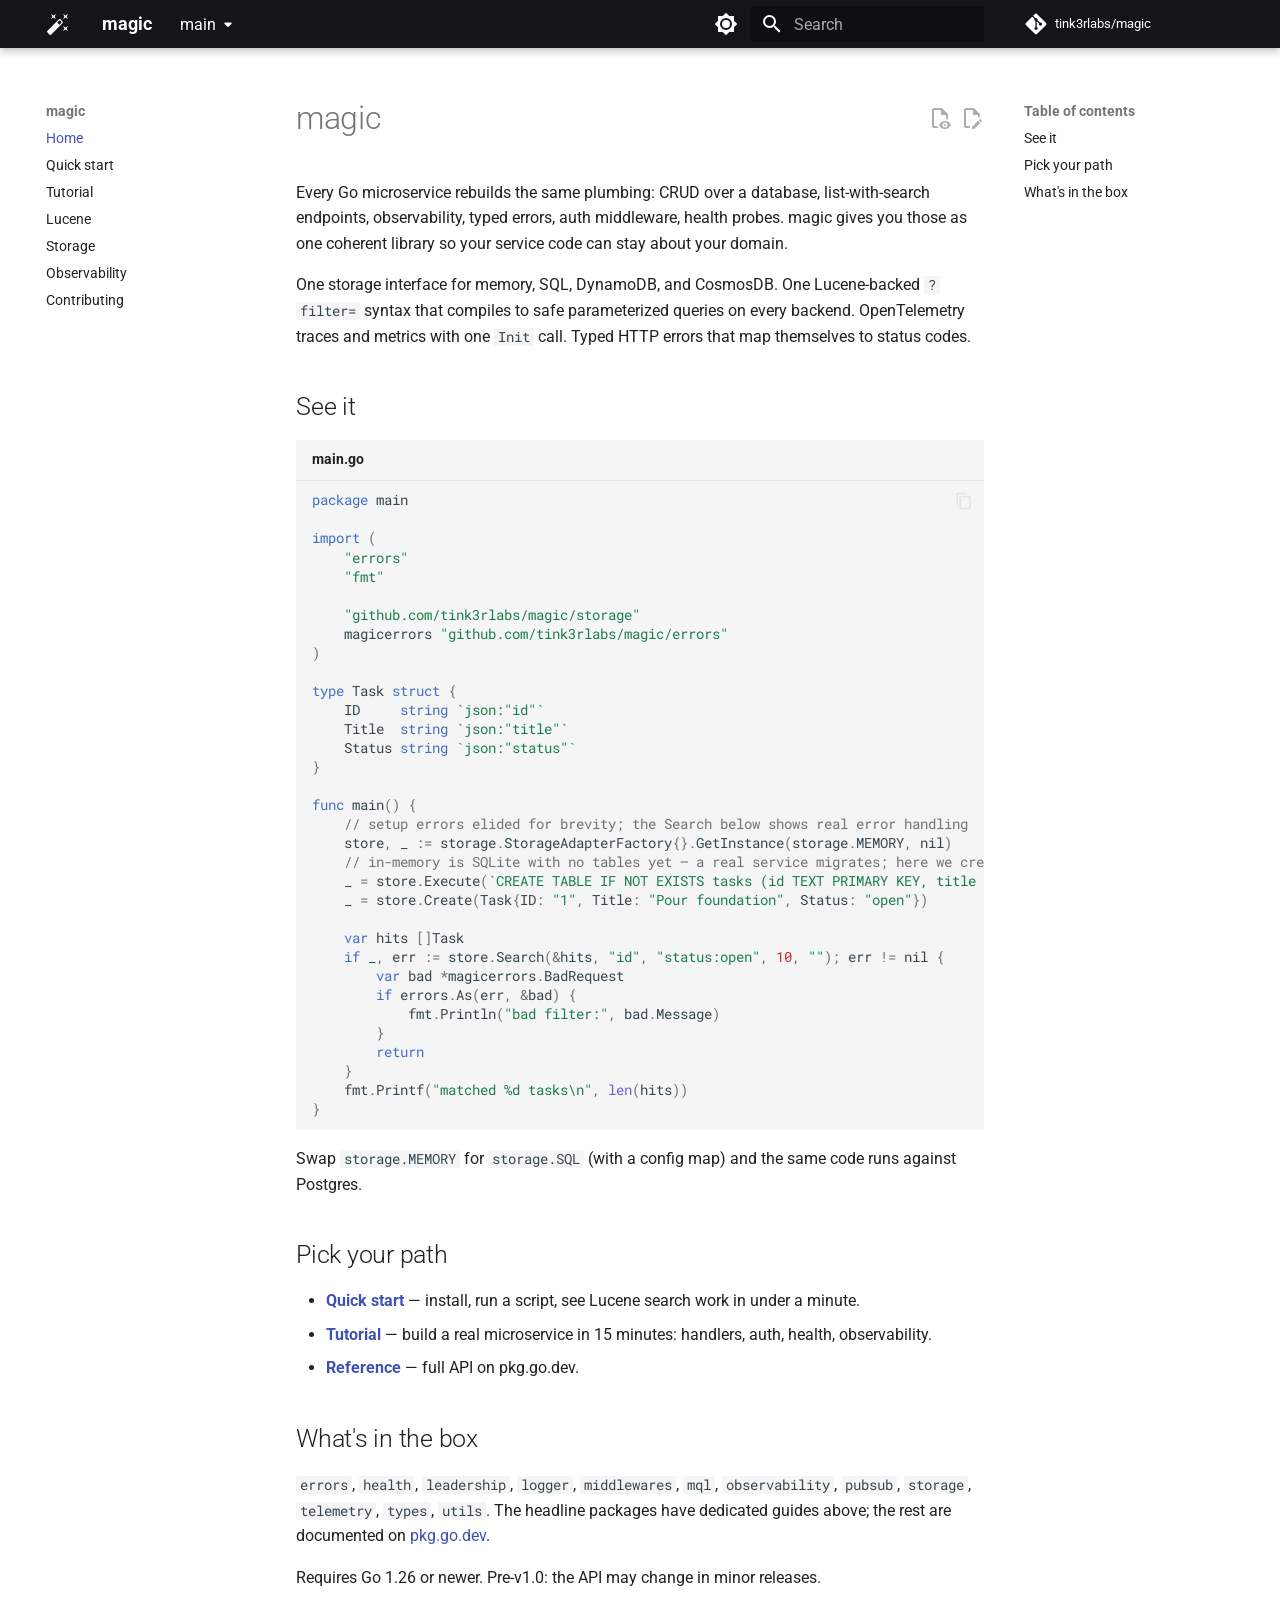
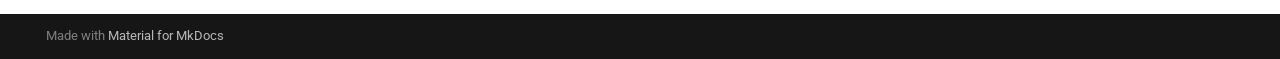
<file: main/index.html>
<!doctype html>
<html lang="en" class="no-js">
  <head>
    
      <meta charset="utf-8">
      <meta name="viewport" content="width=device-width,initial-scale=1">
      
        <meta name="description" content="Common building blocks for Go microservices, so your service code can focus on business logic.">
      
      
      
        <link rel="canonical" href="https://tink3rlabs.github.io/magic/main/">
      
      
      
        <link rel="next" href="getting-started/">
      
      
        
      
      
      <link rel="icon" href="assets/favicon.png">
      <meta name="generator" content="mkdocs-1.6.1, mkdocs-material-9.7.7">
    
    
      
        <title>magic</title>
      
    
    
      <link rel="stylesheet" href="assets/stylesheets/main.ec1eaa64.min.css">
      
        
        <link rel="stylesheet" href="assets/stylesheets/palette.ab4e12ef.min.css">
      
      


    
    
      
    
    
      
        
        
        <link rel="preconnect" href="https://fonts.gstatic.com" crossorigin>
        <link rel="stylesheet" href="https://fonts.googleapis.com/css?family=Roboto:300,300i,400,400i,700,700i%7CRoboto+Mono:400,400i,700,700i&display=fallback">
        <style>:root{--md-text-font:"Roboto";--md-code-font:"Roboto Mono"}</style>
      
    
    
    <script>__md_scope=new URL(".",location),__md_hash=e=>[...e].reduce(((e,_)=>(e<<5)-e+_.charCodeAt(0)),0),__md_get=(e,_=localStorage,t=__md_scope)=>JSON.parse(_.getItem(t.pathname+"."+e)),__md_set=(e,_,t=localStorage,a=__md_scope)=>{try{t.setItem(a.pathname+"."+e,JSON.stringify(_))}catch(e){}}</script>
    
      

    
    
  </head>
  
  
    
    
      
    
    
    
    
    <body dir="ltr" data-md-color-scheme="default" data-md-color-primary="black" data-md-color-accent="black">
  
    
    <input class="md-toggle" data-md-toggle="drawer" type="checkbox" id="__drawer" autocomplete="off">
    <input class="md-toggle" data-md-toggle="search" type="checkbox" id="__search" autocomplete="off">
    <label class="md-overlay" for="__drawer"></label>
    <div data-md-component="skip">
      
        
        <a href="#magic" class="md-skip">
          Skip to content
        </a>
      
    </div>
    <div data-md-component="announce">
      
    </div>
    
      <div data-md-color-scheme="default" data-md-component="outdated" hidden>
        
      </div>
    
    
      

  

<header class="md-header md-header--shadow" data-md-component="header">
  <nav class="md-header__inner md-grid" aria-label="Header">
    <a href="." title="magic" class="md-header__button md-logo" aria-label="magic" data-md-component="logo">
      
  
  <svg xmlns="http://www.w3.org/2000/svg" viewBox="0 0 24 24"><path d="M7.5 5.6 5 7l1.4-2.5L5 2l2.5 1.4L10 2 8.6 4.5 10 7zm12 9.8L22 14l-1.4 2.5L22 19l-2.5-1.4L17 19l1.4-2.5L17 14zM22 2l-1.4 2.5L22 7l-2.5-1.4L17 7l1.4-2.5L17 2l2.5 1.4zm-8.66 10.78 2.44-2.44-2.12-2.12-2.44 2.44zm1.03-5.49 2.34 2.34c.39.37.39 1.02 0 1.41L5.04 22.71c-.39.39-1.04.39-1.41 0l-2.34-2.34c-.39-.37-.39-1.02 0-1.41L12.96 7.29c.39-.39 1.04-.39 1.41 0"/></svg>

    </a>
    <label class="md-header__button md-icon" for="__drawer">
      
      <svg xmlns="http://www.w3.org/2000/svg" viewBox="0 0 24 24"><path d="M3 6h18v2H3zm0 5h18v2H3zm0 5h18v2H3z"/></svg>
    </label>
    <div class="md-header__title" data-md-component="header-title">
      <div class="md-header__ellipsis">
        <div class="md-header__topic">
          <span class="md-ellipsis">
            magic
          </span>
        </div>
        <div class="md-header__topic" data-md-component="header-topic">
          <span class="md-ellipsis">
            
              Home
            
          </span>
        </div>
      </div>
    </div>
    
      
        <form class="md-header__option" data-md-component="palette">
  
    
    
    
    <input class="md-option" data-md-color-media="(prefers-color-scheme: light)" data-md-color-scheme="default" data-md-color-primary="black" data-md-color-accent="black"  aria-label="Switch to dark mode"  type="radio" name="__palette" id="__palette_0">
    
      <label class="md-header__button md-icon" title="Switch to dark mode" for="__palette_1" hidden>
        <svg xmlns="http://www.w3.org/2000/svg" viewBox="0 0 24 24"><path d="M12 8a4 4 0 0 0-4 4 4 4 0 0 0 4 4 4 4 0 0 0 4-4 4 4 0 0 0-4-4m0 10a6 6 0 0 1-6-6 6 6 0 0 1 6-6 6 6 0 0 1 6 6 6 6 0 0 1-6 6m8-9.31V4h-4.69L12 .69 8.69 4H4v4.69L.69 12 4 15.31V20h4.69L12 23.31 15.31 20H20v-4.69L23.31 12z"/></svg>
      </label>
    
  
    
    
    
    <input class="md-option" data-md-color-media="(prefers-color-scheme: dark)" data-md-color-scheme="slate" data-md-color-primary="black" data-md-color-accent="white"  aria-label="Switch to light mode"  type="radio" name="__palette" id="__palette_1">
    
      <label class="md-header__button md-icon" title="Switch to light mode" for="__palette_0" hidden>
        <svg xmlns="http://www.w3.org/2000/svg" viewBox="0 0 24 24"><path d="M12 18c-.89 0-1.74-.2-2.5-.55C11.56 16.5 13 14.42 13 12s-1.44-4.5-3.5-5.45C10.26 6.2 11.11 6 12 6a6 6 0 0 1 6 6 6 6 0 0 1-6 6m8-9.31V4h-4.69L12 .69 8.69 4H4v4.69L.69 12 4 15.31V20h4.69L12 23.31 15.31 20H20v-4.69L23.31 12z"/></svg>
      </label>
    
  
</form>
      
    
    
      <script>var palette=__md_get("__palette");if(palette&&palette.color){if("(prefers-color-scheme)"===palette.color.media){var media=matchMedia("(prefers-color-scheme: light)"),input=document.querySelector(media.matches?"[data-md-color-media='(prefers-color-scheme: light)']":"[data-md-color-media='(prefers-color-scheme: dark)']");palette.color.media=input.getAttribute("data-md-color-media"),palette.color.scheme=input.getAttribute("data-md-color-scheme"),palette.color.primary=input.getAttribute("data-md-color-primary"),palette.color.accent=input.getAttribute("data-md-color-accent")}for(var[key,value]of Object.entries(palette.color))document.body.setAttribute("data-md-color-"+key,value)}</script>
    
    
    
      
      
        <label class="md-header__button md-icon" for="__search">
          
          <svg xmlns="http://www.w3.org/2000/svg" viewBox="0 0 24 24"><path d="M9.5 3A6.5 6.5 0 0 1 16 9.5c0 1.61-.59 3.09-1.56 4.23l.27.27h.79l5 5-1.5 1.5-5-5v-.79l-.27-.27A6.52 6.52 0 0 1 9.5 16 6.5 6.5 0 0 1 3 9.5 6.5 6.5 0 0 1 9.5 3m0 2C7 5 5 7 5 9.5S7 14 9.5 14 14 12 14 9.5 12 5 9.5 5"/></svg>
        </label>
        <div class="md-search" data-md-component="search" role="dialog">
  <label class="md-search__overlay" for="__search"></label>
  <div class="md-search__inner" role="search">
    <form class="md-search__form" name="search">
      <input type="text" class="md-search__input" name="query" aria-label="Search" placeholder="Search" autocapitalize="off" autocorrect="off" autocomplete="off" spellcheck="false" data-md-component="search-query" required>
      <label class="md-search__icon md-icon" for="__search">
        
        <svg xmlns="http://www.w3.org/2000/svg" viewBox="0 0 24 24"><path d="M9.5 3A6.5 6.5 0 0 1 16 9.5c0 1.61-.59 3.09-1.56 4.23l.27.27h.79l5 5-1.5 1.5-5-5v-.79l-.27-.27A6.52 6.52 0 0 1 9.5 16 6.5 6.5 0 0 1 3 9.5 6.5 6.5 0 0 1 9.5 3m0 2C7 5 5 7 5 9.5S7 14 9.5 14 14 12 14 9.5 12 5 9.5 5"/></svg>
        
        <svg xmlns="http://www.w3.org/2000/svg" viewBox="0 0 24 24"><path d="M20 11v2H8l5.5 5.5-1.42 1.42L4.16 12l7.92-7.92L13.5 5.5 8 11z"/></svg>
      </label>
      <nav class="md-search__options" aria-label="Search">
        
        <button type="reset" class="md-search__icon md-icon" title="Clear" aria-label="Clear" tabindex="-1">
          
          <svg xmlns="http://www.w3.org/2000/svg" viewBox="0 0 24 24"><path d="M19 6.41 17.59 5 12 10.59 6.41 5 5 6.41 10.59 12 5 17.59 6.41 19 12 13.41 17.59 19 19 17.59 13.41 12z"/></svg>
        </button>
      </nav>
      
        <div class="md-search__suggest" data-md-component="search-suggest"></div>
      
    </form>
    <div class="md-search__output">
      <div class="md-search__scrollwrap" tabindex="0" data-md-scrollfix>
        <div class="md-search-result" data-md-component="search-result">
          <div class="md-search-result__meta">
            Initializing search
          </div>
          <ol class="md-search-result__list" role="presentation"></ol>
        </div>
      </div>
    </div>
  </div>
</div>
      
    
    
      <div class="md-header__source">
        <a href="https://github.com/tink3rlabs/magic" title="Go to repository" class="md-source" data-md-component="source">
  <div class="md-source__icon md-icon">
    
    <svg xmlns="http://www.w3.org/2000/svg" viewBox="0 0 448 512"><!--! Font Awesome Free 7.1.0 by @fontawesome - https://fontawesome.com License - https://fontawesome.com/license/free (Icons: CC BY 4.0, Fonts: SIL OFL 1.1, Code: MIT License) Copyright 2025 Fonticons, Inc.--><path d="M439.6 236.1 244 40.5c-5.4-5.5-12.8-8.5-20.4-8.5s-15 3-20.4 8.4L162.5 81l51.5 51.5c27.1-9.1 52.7 16.8 43.4 43.7l49.7 49.7c34.2-11.8 61.2 31 35.5 56.7-26.5 26.5-70.2-2.9-56-37.3L240.3 199v121.9c25.3 12.5 22.3 41.8 9.1 55-6.4 6.4-15.2 10.1-24.3 10.1s-17.8-3.6-24.3-10.1c-17.6-17.6-11.1-46.9 11.2-56v-123c-20.8-8.5-24.6-30.7-18.6-45L142.6 101 8.5 235.1C3 240.6 0 247.9 0 255.5s3 15 8.5 20.4l195.6 195.7c5.4 5.4 12.7 8.4 20.4 8.4s15-3 20.4-8.4l194.7-194.7c5.4-5.4 8.4-12.8 8.4-20.4s-3-15-8.4-20.4"/></svg>
  </div>
  <div class="md-source__repository">
    tink3rlabs/magic
  </div>
</a>
      </div>
    
  </nav>
  
</header>
    
    <div class="md-container" data-md-component="container">
      
      
        
          
        
      
      <main class="md-main" data-md-component="main">
        <div class="md-main__inner md-grid">
          
            
              
              <div class="md-sidebar md-sidebar--primary" data-md-component="sidebar" data-md-type="navigation" >
                <div class="md-sidebar__scrollwrap">
                  <div class="md-sidebar__inner">
                    



<nav class="md-nav md-nav--primary" aria-label="Navigation" data-md-level="0">
  <label class="md-nav__title" for="__drawer">
    <a href="." title="magic" class="md-nav__button md-logo" aria-label="magic" data-md-component="logo">
      
  
  <svg xmlns="http://www.w3.org/2000/svg" viewBox="0 0 24 24"><path d="M7.5 5.6 5 7l1.4-2.5L5 2l2.5 1.4L10 2 8.6 4.5 10 7zm12 9.8L22 14l-1.4 2.5L22 19l-2.5-1.4L17 19l1.4-2.5L17 14zM22 2l-1.4 2.5L22 7l-2.5-1.4L17 7l1.4-2.5L17 2l2.5 1.4zm-8.66 10.78 2.44-2.44-2.12-2.12-2.44 2.44zm1.03-5.49 2.34 2.34c.39.37.39 1.02 0 1.41L5.04 22.71c-.39.39-1.04.39-1.41 0l-2.34-2.34c-.39-.37-.39-1.02 0-1.41L12.96 7.29c.39-.39 1.04-.39 1.41 0"/></svg>

    </a>
    magic
  </label>
  
    <div class="md-nav__source">
      <a href="https://github.com/tink3rlabs/magic" title="Go to repository" class="md-source" data-md-component="source">
  <div class="md-source__icon md-icon">
    
    <svg xmlns="http://www.w3.org/2000/svg" viewBox="0 0 448 512"><!--! Font Awesome Free 7.1.0 by @fontawesome - https://fontawesome.com License - https://fontawesome.com/license/free (Icons: CC BY 4.0, Fonts: SIL OFL 1.1, Code: MIT License) Copyright 2025 Fonticons, Inc.--><path d="M439.6 236.1 244 40.5c-5.4-5.5-12.8-8.5-20.4-8.5s-15 3-20.4 8.4L162.5 81l51.5 51.5c27.1-9.1 52.7 16.8 43.4 43.7l49.7 49.7c34.2-11.8 61.2 31 35.5 56.7-26.5 26.5-70.2-2.9-56-37.3L240.3 199v121.9c25.3 12.5 22.3 41.8 9.1 55-6.4 6.4-15.2 10.1-24.3 10.1s-17.8-3.6-24.3-10.1c-17.6-17.6-11.1-46.9 11.2-56v-123c-20.8-8.5-24.6-30.7-18.6-45L142.6 101 8.5 235.1C3 240.6 0 247.9 0 255.5s3 15 8.5 20.4l195.6 195.7c5.4 5.4 12.7 8.4 20.4 8.4s15-3 20.4-8.4l194.7-194.7c5.4-5.4 8.4-12.8 8.4-20.4s-3-15-8.4-20.4"/></svg>
  </div>
  <div class="md-source__repository">
    tink3rlabs/magic
  </div>
</a>
    </div>
  
  <ul class="md-nav__list" data-md-scrollfix>
    
      
      
  
  
    
  
  
  
    <li class="md-nav__item md-nav__item--active">
      
      <input class="md-nav__toggle md-toggle" type="checkbox" id="__toc">
      
      
        
      
      
        <label class="md-nav__link md-nav__link--active" for="__toc">
          
  
  
  <span class="md-ellipsis">
    
  
    Home
  

    
  </span>
  
  

          <span class="md-nav__icon md-icon"></span>
        </label>
      
      <a href="." class="md-nav__link md-nav__link--active">
        
  
  
  <span class="md-ellipsis">
    
  
    Home
  

    
  </span>
  
  

      </a>
      
        

<nav class="md-nav md-nav--secondary" aria-label="Table of contents">
  
  
  
    
  
  
    <label class="md-nav__title" for="__toc">
      <span class="md-nav__icon md-icon"></span>
      Table of contents
    </label>
    <ul class="md-nav__list" data-md-component="toc" data-md-scrollfix>
      
        <li class="md-nav__item">
  <a href="#see-it" class="md-nav__link">
    <span class="md-ellipsis">
      
        See it
      
    </span>
  </a>
  
</li>
      
        <li class="md-nav__item">
  <a href="#pick-your-path" class="md-nav__link">
    <span class="md-ellipsis">
      
        Pick your path
      
    </span>
  </a>
  
</li>
      
        <li class="md-nav__item">
  <a href="#whats-in-the-box" class="md-nav__link">
    <span class="md-ellipsis">
      
        What's in the box
      
    </span>
  </a>
  
</li>
      
    </ul>
  
</nav>
      
    </li>
  

    
      
      
  
  
  
  
    <li class="md-nav__item">
      <a href="getting-started/" class="md-nav__link">
        
  
  
  <span class="md-ellipsis">
    
  
    Quick start
  

    
  </span>
  
  

      </a>
    </li>
  

    
      
      
  
  
  
  
    <li class="md-nav__item">
      <a href="tutorial/" class="md-nav__link">
        
  
  
  <span class="md-ellipsis">
    
  
    Tutorial
  

    
  </span>
  
  

      </a>
    </li>
  

    
      
      
  
  
  
  
    <li class="md-nav__item">
      <a href="lucene/" class="md-nav__link">
        
  
  
  <span class="md-ellipsis">
    
  
    Lucene
  

    
  </span>
  
  

      </a>
    </li>
  

    
      
      
  
  
  
  
    <li class="md-nav__item">
      <a href="storage/" class="md-nav__link">
        
  
  
  <span class="md-ellipsis">
    
  
    Storage
  

    
  </span>
  
  

      </a>
    </li>
  

    
      
      
  
  
  
  
    <li class="md-nav__item">
      <a href="observability/" class="md-nav__link">
        
  
  
  <span class="md-ellipsis">
    
  
    Observability
  

    
  </span>
  
  

      </a>
    </li>
  

    
      
      
  
  
  
  
    <li class="md-nav__item">
      <a href="contributing/" class="md-nav__link">
        
  
  
  <span class="md-ellipsis">
    
  
    Contributing
  

    
  </span>
  
  

      </a>
    </li>
  

    
  </ul>
</nav>
                  </div>
                </div>
              </div>
            
            
              
              <div class="md-sidebar md-sidebar--secondary" data-md-component="sidebar" data-md-type="toc" >
                <div class="md-sidebar__scrollwrap">
                  <div class="md-sidebar__inner">
                    

<nav class="md-nav md-nav--secondary" aria-label="Table of contents">
  
  
  
    
  
  
    <label class="md-nav__title" for="__toc">
      <span class="md-nav__icon md-icon"></span>
      Table of contents
    </label>
    <ul class="md-nav__list" data-md-component="toc" data-md-scrollfix>
      
        <li class="md-nav__item">
  <a href="#see-it" class="md-nav__link">
    <span class="md-ellipsis">
      
        See it
      
    </span>
  </a>
  
</li>
      
        <li class="md-nav__item">
  <a href="#pick-your-path" class="md-nav__link">
    <span class="md-ellipsis">
      
        Pick your path
      
    </span>
  </a>
  
</li>
      
        <li class="md-nav__item">
  <a href="#whats-in-the-box" class="md-nav__link">
    <span class="md-ellipsis">
      
        What's in the box
      
    </span>
  </a>
  
</li>
      
    </ul>
  
</nav>
                  </div>
                </div>
              </div>
            
          
          
            <div class="md-content" data-md-component="content">
              
              <article class="md-content__inner md-typeset">
                
                  


  
    <a href="https://github.com/tink3rlabs/magic/edit/main/docs/index.md" title="Edit this page" class="md-content__button md-icon" rel="edit">
      
      <svg xmlns="http://www.w3.org/2000/svg" viewBox="0 0 24 24"><path d="M10 20H6V4h7v5h5v3.1l2-2V8l-6-6H6c-1.1 0-2 .9-2 2v16c0 1.1.9 2 2 2h4zm10.2-7c.1 0 .3.1.4.2l1.3 1.3c.2.2.2.6 0 .8l-1 1-2.1-2.1 1-1c.1-.1.2-.2.4-.2m0 3.9L14.1 23H12v-2.1l6.1-6.1z"/></svg>
    </a>
  
  
    
      
    
    <a href="https://github.com/tink3rlabs/magic/raw/main/docs/index.md" title="View source of this page" class="md-content__button md-icon">
      
      <svg xmlns="http://www.w3.org/2000/svg" viewBox="0 0 24 24"><path d="M17 18c.56 0 1 .44 1 1s-.44 1-1 1-1-.44-1-1 .44-1 1-1m0-3c-2.73 0-5.06 1.66-6 4 .94 2.34 3.27 4 6 4s5.06-1.66 6-4c-.94-2.34-3.27-4-6-4m0 6.5a2.5 2.5 0 0 1-2.5-2.5 2.5 2.5 0 0 1 2.5-2.5 2.5 2.5 0 0 1 2.5 2.5 2.5 2.5 0 0 1-2.5 2.5M9.27 20H6V4h7v5h5v4.07c.7.08 1.36.25 2 .49V8l-6-6H6a2 2 0 0 0-2 2v16a2 2 0 0 0 2 2h4.5a8.2 8.2 0 0 1-1.23-2"/></svg>
    </a>
  


<h1 id="magic">magic<a class="headerlink" href="#magic" title="Permanent link">&para;</a></h1>
<p>Every Go microservice rebuilds the same plumbing: CRUD over a database, list-with-search endpoints, observability, typed errors, auth middleware, health probes. magic gives you those as one coherent library so your service code can stay about your domain.</p>
<p>One storage interface for memory, SQL, DynamoDB, and CosmosDB. One Lucene-backed <code>?filter=</code> syntax that compiles to safe parameterized queries on every backend. OpenTelemetry traces and metrics with one <code>Init</code> call. Typed HTTP errors that map themselves to status codes.</p>
<h2 id="see-it">See it<a class="headerlink" href="#see-it" title="Permanent link">&para;</a></h2>
<div class="highlight"><span class="filename">main.go</span><pre><span></span><code><a id="__codelineno-0-1" name="__codelineno-0-1" href="#__codelineno-0-1"></a><span class="kn">package</span><span class="w"> </span><span class="nx">main</span>
<a id="__codelineno-0-2" name="__codelineno-0-2" href="#__codelineno-0-2"></a>
<a id="__codelineno-0-3" name="__codelineno-0-3" href="#__codelineno-0-3"></a><span class="kn">import</span><span class="w"> </span><span class="p">(</span>
<a id="__codelineno-0-4" name="__codelineno-0-4" href="#__codelineno-0-4"></a><span class="w">    </span><span class="s">"errors"</span>
<a id="__codelineno-0-5" name="__codelineno-0-5" href="#__codelineno-0-5"></a><span class="w">    </span><span class="s">"fmt"</span>
<a id="__codelineno-0-6" name="__codelineno-0-6" href="#__codelineno-0-6"></a>
<a id="__codelineno-0-7" name="__codelineno-0-7" href="#__codelineno-0-7"></a><span class="w">    </span><span class="s">"github.com/tink3rlabs/magic/storage"</span>
<a id="__codelineno-0-8" name="__codelineno-0-8" href="#__codelineno-0-8"></a><span class="w">    </span><span class="nx">magicerrors</span><span class="w"> </span><span class="s">"github.com/tink3rlabs/magic/errors"</span>
<a id="__codelineno-0-9" name="__codelineno-0-9" href="#__codelineno-0-9"></a><span class="p">)</span>
<a id="__codelineno-0-10" name="__codelineno-0-10" href="#__codelineno-0-10"></a>
<a id="__codelineno-0-11" name="__codelineno-0-11" href="#__codelineno-0-11"></a><span class="kd">type</span><span class="w"> </span><span class="nx">Task</span><span class="w"> </span><span class="kd">struct</span><span class="w"> </span><span class="p">{</span>
<a id="__codelineno-0-12" name="__codelineno-0-12" href="#__codelineno-0-12"></a><span class="w">    </span><span class="nx">ID</span><span class="w">     </span><span class="kt">string</span><span class="w"> </span><span class="s">`json:"id"`</span>
<a id="__codelineno-0-13" name="__codelineno-0-13" href="#__codelineno-0-13"></a><span class="w">    </span><span class="nx">Title</span><span class="w">  </span><span class="kt">string</span><span class="w"> </span><span class="s">`json:"title"`</span>
<a id="__codelineno-0-14" name="__codelineno-0-14" href="#__codelineno-0-14"></a><span class="w">    </span><span class="nx">Status</span><span class="w"> </span><span class="kt">string</span><span class="w"> </span><span class="s">`json:"status"`</span>
<a id="__codelineno-0-15" name="__codelineno-0-15" href="#__codelineno-0-15"></a><span class="p">}</span>
<a id="__codelineno-0-16" name="__codelineno-0-16" href="#__codelineno-0-16"></a>
<a id="__codelineno-0-17" name="__codelineno-0-17" href="#__codelineno-0-17"></a><span class="kd">func</span><span class="w"> </span><span class="nx">main</span><span class="p">()</span><span class="w"> </span><span class="p">{</span>
<a id="__codelineno-0-18" name="__codelineno-0-18" href="#__codelineno-0-18"></a><span class="w">    </span><span class="c1">// setup errors elided for brevity; the Search below shows real error handling</span>
<a id="__codelineno-0-19" name="__codelineno-0-19" href="#__codelineno-0-19"></a><span class="w">    </span><span class="nx">store</span><span class="p">,</span><span class="w"> </span><span class="nx">_</span><span class="w"> </span><span class="o">:=</span><span class="w"> </span><span class="nx">storage</span><span class="p">.</span><span class="nx">StorageAdapterFactory</span><span class="p">{}.</span><span class="nx">GetInstance</span><span class="p">(</span><span class="nx">storage</span><span class="p">.</span><span class="nx">MEMORY</span><span class="p">,</span><span class="w"> </span><span class="kc">nil</span><span class="p">)</span>
<a id="__codelineno-0-20" name="__codelineno-0-20" href="#__codelineno-0-20"></a><span class="w">    </span><span class="c1">// in-memory is SQLite with no tables yet — a real service migrates; here we create one</span>
<a id="__codelineno-0-21" name="__codelineno-0-21" href="#__codelineno-0-21"></a><span class="w">    </span><span class="nx">_</span><span class="w"> </span><span class="o">=</span><span class="w"> </span><span class="nx">store</span><span class="p">.</span><span class="nx">Execute</span><span class="p">(</span><span class="s">`CREATE TABLE IF NOT EXISTS tasks (id TEXT PRIMARY KEY, title TEXT, status TEXT)`</span><span class="p">)</span>
<a id="__codelineno-0-22" name="__codelineno-0-22" href="#__codelineno-0-22"></a><span class="w">    </span><span class="nx">_</span><span class="w"> </span><span class="o">=</span><span class="w"> </span><span class="nx">store</span><span class="p">.</span><span class="nx">Create</span><span class="p">(</span><span class="nx">Task</span><span class="p">{</span><span class="nx">ID</span><span class="p">:</span><span class="w"> </span><span class="s">"1"</span><span class="p">,</span><span class="w"> </span><span class="nx">Title</span><span class="p">:</span><span class="w"> </span><span class="s">"Pour foundation"</span><span class="p">,</span><span class="w"> </span><span class="nx">Status</span><span class="p">:</span><span class="w"> </span><span class="s">"open"</span><span class="p">})</span>
<a id="__codelineno-0-23" name="__codelineno-0-23" href="#__codelineno-0-23"></a>
<a id="__codelineno-0-24" name="__codelineno-0-24" href="#__codelineno-0-24"></a><span class="w">    </span><span class="kd">var</span><span class="w"> </span><span class="nx">hits</span><span class="w"> </span><span class="p">[]</span><span class="nx">Task</span>
<a id="__codelineno-0-25" name="__codelineno-0-25" href="#__codelineno-0-25"></a><span class="w">    </span><span class="k">if</span><span class="w"> </span><span class="nx">_</span><span class="p">,</span><span class="w"> </span><span class="nx">err</span><span class="w"> </span><span class="o">:=</span><span class="w"> </span><span class="nx">store</span><span class="p">.</span><span class="nx">Search</span><span class="p">(</span><span class="o">&amp;</span><span class="nx">hits</span><span class="p">,</span><span class="w"> </span><span class="s">"id"</span><span class="p">,</span><span class="w"> </span><span class="s">"status:open"</span><span class="p">,</span><span class="w"> </span><span class="mi">10</span><span class="p">,</span><span class="w"> </span><span class="s">""</span><span class="p">);</span><span class="w"> </span><span class="nx">err</span><span class="w"> </span><span class="o">!=</span><span class="w"> </span><span class="kc">nil</span><span class="w"> </span><span class="p">{</span>
<a id="__codelineno-0-26" name="__codelineno-0-26" href="#__codelineno-0-26"></a><span class="w">        </span><span class="kd">var</span><span class="w"> </span><span class="nx">bad</span><span class="w"> </span><span class="o">*</span><span class="nx">magicerrors</span><span class="p">.</span><span class="nx">BadRequest</span>
<a id="__codelineno-0-27" name="__codelineno-0-27" href="#__codelineno-0-27"></a><span class="w">        </span><span class="k">if</span><span class="w"> </span><span class="nx">errors</span><span class="p">.</span><span class="nx">As</span><span class="p">(</span><span class="nx">err</span><span class="p">,</span><span class="w"> </span><span class="o">&amp;</span><span class="nx">bad</span><span class="p">)</span><span class="w"> </span><span class="p">{</span>
<a id="__codelineno-0-28" name="__codelineno-0-28" href="#__codelineno-0-28"></a><span class="w">            </span><span class="nx">fmt</span><span class="p">.</span><span class="nx">Println</span><span class="p">(</span><span class="s">"bad filter:"</span><span class="p">,</span><span class="w"> </span><span class="nx">bad</span><span class="p">.</span><span class="nx">Message</span><span class="p">)</span>
<a id="__codelineno-0-29" name="__codelineno-0-29" href="#__codelineno-0-29"></a><span class="w">        </span><span class="p">}</span>
<a id="__codelineno-0-30" name="__codelineno-0-30" href="#__codelineno-0-30"></a><span class="w">        </span><span class="k">return</span>
<a id="__codelineno-0-31" name="__codelineno-0-31" href="#__codelineno-0-31"></a><span class="w">    </span><span class="p">}</span>
<a id="__codelineno-0-32" name="__codelineno-0-32" href="#__codelineno-0-32"></a><span class="w">    </span><span class="nx">fmt</span><span class="p">.</span><span class="nx">Printf</span><span class="p">(</span><span class="s">"matched %d tasks\n"</span><span class="p">,</span><span class="w"> </span><span class="nb">len</span><span class="p">(</span><span class="nx">hits</span><span class="p">))</span>
<a id="__codelineno-0-33" name="__codelineno-0-33" href="#__codelineno-0-33"></a><span class="p">}</span>
</code></pre></div>
<p>Swap <code>storage.MEMORY</code> for <code>storage.SQL</code> (with a config map) and the same code runs against Postgres.</p>
<h2 id="pick-your-path">Pick your path<a class="headerlink" href="#pick-your-path" title="Permanent link">&para;</a></h2>
<ul>
<li><strong><a href="getting-started/">Quick start</a></strong> — install, run a script, see Lucene search work in under a minute.</li>
<li><strong><a href="tutorial/">Tutorial</a></strong> — build a real microservice in 15 minutes: handlers, auth, health, observability.</li>
<li><strong><a href="https://pkg.go.dev/github.com/tink3rlabs/magic">Reference</a></strong> — full API on pkg.go.dev.</li>
</ul>
<h2 id="whats-in-the-box">What's in the box<a class="headerlink" href="#whats-in-the-box" title="Permanent link">&para;</a></h2>
<p><code>errors</code>, <code>health</code>, <code>leadership</code>, <code>logger</code>, <code>middlewares</code>, <code>mql</code>, <code>observability</code>, <code>pubsub</code>, <code>storage</code>, <code>telemetry</code>, <code>types</code>, <code>utils</code>. The headline packages have dedicated guides above; the rest are documented on <a href="https://pkg.go.dev/github.com/tink3rlabs/magic">pkg.go.dev</a>.</p>
<p>Requires Go 1.26 or newer. Pre-v1.0: the API may change in minor releases.</p>












                
              </article>
            </div>
          
          
<script>var target=document.getElementById(location.hash.slice(1));target&&target.name&&(target.checked=target.name.startsWith("__tabbed_"))</script>
        </div>
        
          <button type="button" class="md-top md-icon" data-md-component="top" hidden>
  
  <svg xmlns="http://www.w3.org/2000/svg" viewBox="0 0 24 24"><path d="M13 20h-2V8l-5.5 5.5-1.42-1.42L12 4.16l7.92 7.92-1.42 1.42L13 8z"/></svg>
  Back to top
</button>
        
      </main>
      
        <footer class="md-footer">
  
  <div class="md-footer-meta md-typeset">
    <div class="md-footer-meta__inner md-grid">
      <div class="md-copyright">
  
  
    Made with
    <a href="https://squidfunk.github.io/mkdocs-material/" target="_blank" rel="noopener">
      Material for MkDocs
    </a>
  
</div>
      
    </div>
  </div>
</footer>
      
    </div>
    <div class="md-dialog" data-md-component="dialog">
      <div class="md-dialog__inner md-typeset"></div>
    </div>
    
    
    
      
      
      <script id="__config" type="application/json">{"annotate": null, "base": ".", "features": ["navigation.instant", "navigation.tracking", "navigation.sections", "navigation.top", "content.code.copy", "content.action.edit", "content.action.view", "search.suggest", "search.highlight"], "search": "assets/javascripts/workers/search.2c215733.min.js", "tags": null, "translations": {"clipboard.copied": "Copied to clipboard", "clipboard.copy": "Copy to clipboard", "search.result.more.one": "1 more on this page", "search.result.more.other": "# more on this page", "search.result.none": "No matching documents", "search.result.one": "1 matching document", "search.result.other": "# matching documents", "search.result.placeholder": "Type to start searching", "search.result.term.missing": "Missing", "select.version": "Select version"}, "version": {"default": "latest", "provider": "mike"}}</script>
    
    
      <script src="assets/javascripts/bundle.d7400e89.min.js"></script>
      
    
  </body>
</html>
</file>
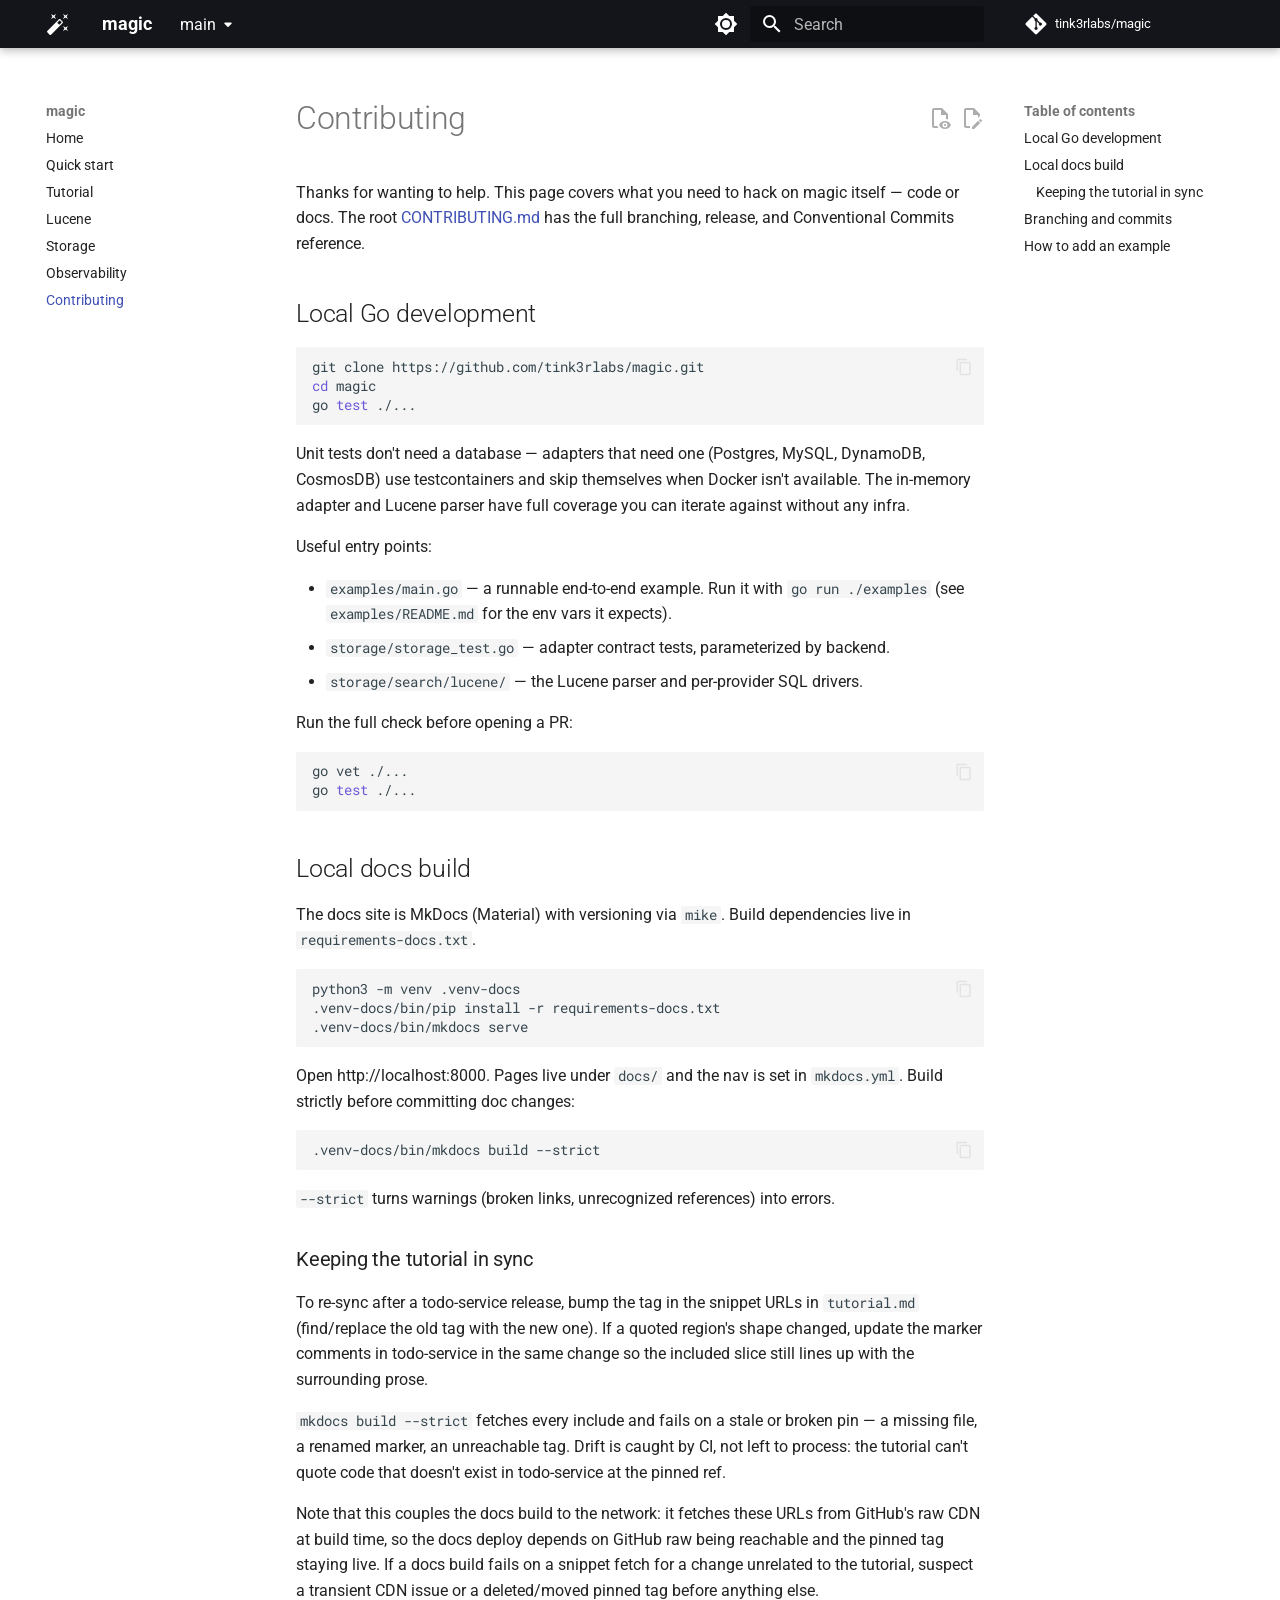
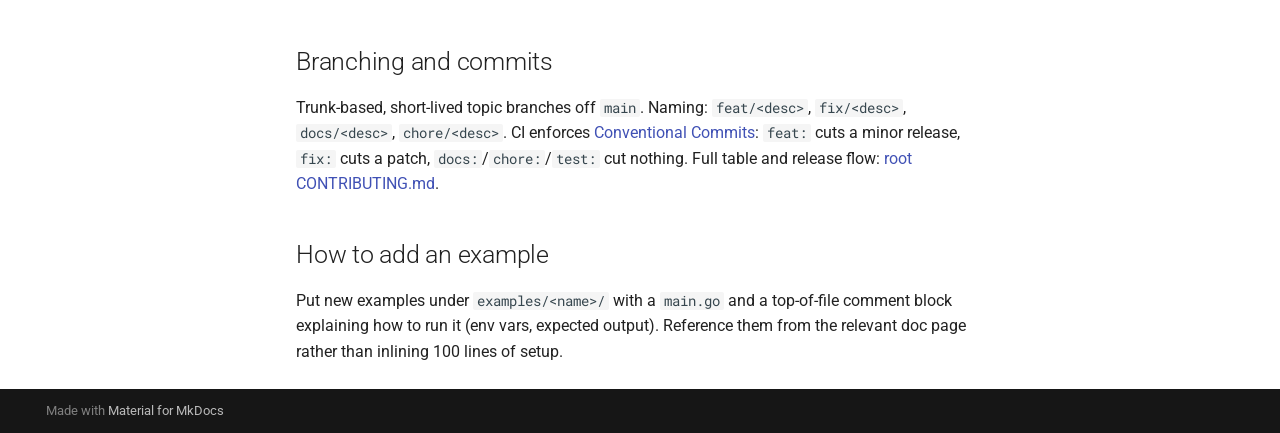
<file: main/contributing/index.html>
<!doctype html>
<html lang="en" class="no-js">
  <head>
    
      <meta charset="utf-8">
      <meta name="viewport" content="width=device-width,initial-scale=1">
      
        <meta name="description" content="Common building blocks for Go microservices, so your service code can focus on business logic.">
      
      
      
        <link rel="canonical" href="https://tink3rlabs.github.io/magic/main/contributing/">
      
      
        <link rel="prev" href="../observability/">
      
      
      
        
      
      
      <link rel="icon" href="../assets/favicon.png">
      <meta name="generator" content="mkdocs-1.6.1, mkdocs-material-9.7.7">
    
    
      
        <title>Contributing - magic</title>
      
    
    
      <link rel="stylesheet" href="../assets/stylesheets/main.ec1eaa64.min.css">
      
        
        <link rel="stylesheet" href="../assets/stylesheets/palette.ab4e12ef.min.css">
      
      


    
    
      
    
    
      
        
        
        <link rel="preconnect" href="https://fonts.gstatic.com" crossorigin>
        <link rel="stylesheet" href="https://fonts.googleapis.com/css?family=Roboto:300,300i,400,400i,700,700i%7CRoboto+Mono:400,400i,700,700i&display=fallback">
        <style>:root{--md-text-font:"Roboto";--md-code-font:"Roboto Mono"}</style>
      
    
    
    <script>__md_scope=new URL("..",location),__md_hash=e=>[...e].reduce(((e,_)=>(e<<5)-e+_.charCodeAt(0)),0),__md_get=(e,_=localStorage,t=__md_scope)=>JSON.parse(_.getItem(t.pathname+"."+e)),__md_set=(e,_,t=localStorage,a=__md_scope)=>{try{t.setItem(a.pathname+"."+e,JSON.stringify(_))}catch(e){}}</script>
    
      

    
    
  </head>
  
  
    
    
      
    
    
    
    
    <body dir="ltr" data-md-color-scheme="default" data-md-color-primary="black" data-md-color-accent="black">
  
    
    <input class="md-toggle" data-md-toggle="drawer" type="checkbox" id="__drawer" autocomplete="off">
    <input class="md-toggle" data-md-toggle="search" type="checkbox" id="__search" autocomplete="off">
    <label class="md-overlay" for="__drawer"></label>
    <div data-md-component="skip">
      
        
        <a href="#contributing" class="md-skip">
          Skip to content
        </a>
      
    </div>
    <div data-md-component="announce">
      
    </div>
    
      <div data-md-color-scheme="default" data-md-component="outdated" hidden>
        
      </div>
    
    
      

  

<header class="md-header md-header--shadow" data-md-component="header">
  <nav class="md-header__inner md-grid" aria-label="Header">
    <a href=".." title="magic" class="md-header__button md-logo" aria-label="magic" data-md-component="logo">
      
  
  <svg xmlns="http://www.w3.org/2000/svg" viewBox="0 0 24 24"><path d="M7.5 5.6 5 7l1.4-2.5L5 2l2.5 1.4L10 2 8.6 4.5 10 7zm12 9.8L22 14l-1.4 2.5L22 19l-2.5-1.4L17 19l1.4-2.5L17 14zM22 2l-1.4 2.5L22 7l-2.5-1.4L17 7l1.4-2.5L17 2l2.5 1.4zm-8.66 10.78 2.44-2.44-2.12-2.12-2.44 2.44zm1.03-5.49 2.34 2.34c.39.37.39 1.02 0 1.41L5.04 22.71c-.39.39-1.04.39-1.41 0l-2.34-2.34c-.39-.37-.39-1.02 0-1.41L12.96 7.29c.39-.39 1.04-.39 1.41 0"/></svg>

    </a>
    <label class="md-header__button md-icon" for="__drawer">
      
      <svg xmlns="http://www.w3.org/2000/svg" viewBox="0 0 24 24"><path d="M3 6h18v2H3zm0 5h18v2H3zm0 5h18v2H3z"/></svg>
    </label>
    <div class="md-header__title" data-md-component="header-title">
      <div class="md-header__ellipsis">
        <div class="md-header__topic">
          <span class="md-ellipsis">
            magic
          </span>
        </div>
        <div class="md-header__topic" data-md-component="header-topic">
          <span class="md-ellipsis">
            
              Contributing
            
          </span>
        </div>
      </div>
    </div>
    
      
        <form class="md-header__option" data-md-component="palette">
  
    
    
    
    <input class="md-option" data-md-color-media="(prefers-color-scheme: light)" data-md-color-scheme="default" data-md-color-primary="black" data-md-color-accent="black"  aria-label="Switch to dark mode"  type="radio" name="__palette" id="__palette_0">
    
      <label class="md-header__button md-icon" title="Switch to dark mode" for="__palette_1" hidden>
        <svg xmlns="http://www.w3.org/2000/svg" viewBox="0 0 24 24"><path d="M12 8a4 4 0 0 0-4 4 4 4 0 0 0 4 4 4 4 0 0 0 4-4 4 4 0 0 0-4-4m0 10a6 6 0 0 1-6-6 6 6 0 0 1 6-6 6 6 0 0 1 6 6 6 6 0 0 1-6 6m8-9.31V4h-4.69L12 .69 8.69 4H4v4.69L.69 12 4 15.31V20h4.69L12 23.31 15.31 20H20v-4.69L23.31 12z"/></svg>
      </label>
    
  
    
    
    
    <input class="md-option" data-md-color-media="(prefers-color-scheme: dark)" data-md-color-scheme="slate" data-md-color-primary="black" data-md-color-accent="white"  aria-label="Switch to light mode"  type="radio" name="__palette" id="__palette_1">
    
      <label class="md-header__button md-icon" title="Switch to light mode" for="__palette_0" hidden>
        <svg xmlns="http://www.w3.org/2000/svg" viewBox="0 0 24 24"><path d="M12 18c-.89 0-1.74-.2-2.5-.55C11.56 16.5 13 14.42 13 12s-1.44-4.5-3.5-5.45C10.26 6.2 11.11 6 12 6a6 6 0 0 1 6 6 6 6 0 0 1-6 6m8-9.31V4h-4.69L12 .69 8.69 4H4v4.69L.69 12 4 15.31V20h4.69L12 23.31 15.31 20H20v-4.69L23.31 12z"/></svg>
      </label>
    
  
</form>
      
    
    
      <script>var palette=__md_get("__palette");if(palette&&palette.color){if("(prefers-color-scheme)"===palette.color.media){var media=matchMedia("(prefers-color-scheme: light)"),input=document.querySelector(media.matches?"[data-md-color-media='(prefers-color-scheme: light)']":"[data-md-color-media='(prefers-color-scheme: dark)']");palette.color.media=input.getAttribute("data-md-color-media"),palette.color.scheme=input.getAttribute("data-md-color-scheme"),palette.color.primary=input.getAttribute("data-md-color-primary"),palette.color.accent=input.getAttribute("data-md-color-accent")}for(var[key,value]of Object.entries(palette.color))document.body.setAttribute("data-md-color-"+key,value)}</script>
    
    
    
      
      
        <label class="md-header__button md-icon" for="__search">
          
          <svg xmlns="http://www.w3.org/2000/svg" viewBox="0 0 24 24"><path d="M9.5 3A6.5 6.5 0 0 1 16 9.5c0 1.61-.59 3.09-1.56 4.23l.27.27h.79l5 5-1.5 1.5-5-5v-.79l-.27-.27A6.52 6.52 0 0 1 9.5 16 6.5 6.5 0 0 1 3 9.5 6.5 6.5 0 0 1 9.5 3m0 2C7 5 5 7 5 9.5S7 14 9.5 14 14 12 14 9.5 12 5 9.5 5"/></svg>
        </label>
        <div class="md-search" data-md-component="search" role="dialog">
  <label class="md-search__overlay" for="__search"></label>
  <div class="md-search__inner" role="search">
    <form class="md-search__form" name="search">
      <input type="text" class="md-search__input" name="query" aria-label="Search" placeholder="Search" autocapitalize="off" autocorrect="off" autocomplete="off" spellcheck="false" data-md-component="search-query" required>
      <label class="md-search__icon md-icon" for="__search">
        
        <svg xmlns="http://www.w3.org/2000/svg" viewBox="0 0 24 24"><path d="M9.5 3A6.5 6.5 0 0 1 16 9.5c0 1.61-.59 3.09-1.56 4.23l.27.27h.79l5 5-1.5 1.5-5-5v-.79l-.27-.27A6.52 6.52 0 0 1 9.5 16 6.5 6.5 0 0 1 3 9.5 6.5 6.5 0 0 1 9.5 3m0 2C7 5 5 7 5 9.5S7 14 9.5 14 14 12 14 9.5 12 5 9.5 5"/></svg>
        
        <svg xmlns="http://www.w3.org/2000/svg" viewBox="0 0 24 24"><path d="M20 11v2H8l5.5 5.5-1.42 1.42L4.16 12l7.92-7.92L13.5 5.5 8 11z"/></svg>
      </label>
      <nav class="md-search__options" aria-label="Search">
        
        <button type="reset" class="md-search__icon md-icon" title="Clear" aria-label="Clear" tabindex="-1">
          
          <svg xmlns="http://www.w3.org/2000/svg" viewBox="0 0 24 24"><path d="M19 6.41 17.59 5 12 10.59 6.41 5 5 6.41 10.59 12 5 17.59 6.41 19 12 13.41 17.59 19 19 17.59 13.41 12z"/></svg>
        </button>
      </nav>
      
        <div class="md-search__suggest" data-md-component="search-suggest"></div>
      
    </form>
    <div class="md-search__output">
      <div class="md-search__scrollwrap" tabindex="0" data-md-scrollfix>
        <div class="md-search-result" data-md-component="search-result">
          <div class="md-search-result__meta">
            Initializing search
          </div>
          <ol class="md-search-result__list" role="presentation"></ol>
        </div>
      </div>
    </div>
  </div>
</div>
      
    
    
      <div class="md-header__source">
        <a href="https://github.com/tink3rlabs/magic" title="Go to repository" class="md-source" data-md-component="source">
  <div class="md-source__icon md-icon">
    
    <svg xmlns="http://www.w3.org/2000/svg" viewBox="0 0 448 512"><!--! Font Awesome Free 7.1.0 by @fontawesome - https://fontawesome.com License - https://fontawesome.com/license/free (Icons: CC BY 4.0, Fonts: SIL OFL 1.1, Code: MIT License) Copyright 2025 Fonticons, Inc.--><path d="M439.6 236.1 244 40.5c-5.4-5.5-12.8-8.5-20.4-8.5s-15 3-20.4 8.4L162.5 81l51.5 51.5c27.1-9.1 52.7 16.8 43.4 43.7l49.7 49.7c34.2-11.8 61.2 31 35.5 56.7-26.5 26.5-70.2-2.9-56-37.3L240.3 199v121.9c25.3 12.5 22.3 41.8 9.1 55-6.4 6.4-15.2 10.1-24.3 10.1s-17.8-3.6-24.3-10.1c-17.6-17.6-11.1-46.9 11.2-56v-123c-20.8-8.5-24.6-30.7-18.6-45L142.6 101 8.5 235.1C3 240.6 0 247.9 0 255.5s3 15 8.5 20.4l195.6 195.7c5.4 5.4 12.7 8.4 20.4 8.4s15-3 20.4-8.4l194.7-194.7c5.4-5.4 8.4-12.8 8.4-20.4s-3-15-8.4-20.4"/></svg>
  </div>
  <div class="md-source__repository">
    tink3rlabs/magic
  </div>
</a>
      </div>
    
  </nav>
  
</header>
    
    <div class="md-container" data-md-component="container">
      
      
        
          
        
      
      <main class="md-main" data-md-component="main">
        <div class="md-main__inner md-grid">
          
            
              
              <div class="md-sidebar md-sidebar--primary" data-md-component="sidebar" data-md-type="navigation" >
                <div class="md-sidebar__scrollwrap">
                  <div class="md-sidebar__inner">
                    



<nav class="md-nav md-nav--primary" aria-label="Navigation" data-md-level="0">
  <label class="md-nav__title" for="__drawer">
    <a href=".." title="magic" class="md-nav__button md-logo" aria-label="magic" data-md-component="logo">
      
  
  <svg xmlns="http://www.w3.org/2000/svg" viewBox="0 0 24 24"><path d="M7.5 5.6 5 7l1.4-2.5L5 2l2.5 1.4L10 2 8.6 4.5 10 7zm12 9.8L22 14l-1.4 2.5L22 19l-2.5-1.4L17 19l1.4-2.5L17 14zM22 2l-1.4 2.5L22 7l-2.5-1.4L17 7l1.4-2.5L17 2l2.5 1.4zm-8.66 10.78 2.44-2.44-2.12-2.12-2.44 2.44zm1.03-5.49 2.34 2.34c.39.37.39 1.02 0 1.41L5.04 22.71c-.39.39-1.04.39-1.41 0l-2.34-2.34c-.39-.37-.39-1.02 0-1.41L12.96 7.29c.39-.39 1.04-.39 1.41 0"/></svg>

    </a>
    magic
  </label>
  
    <div class="md-nav__source">
      <a href="https://github.com/tink3rlabs/magic" title="Go to repository" class="md-source" data-md-component="source">
  <div class="md-source__icon md-icon">
    
    <svg xmlns="http://www.w3.org/2000/svg" viewBox="0 0 448 512"><!--! Font Awesome Free 7.1.0 by @fontawesome - https://fontawesome.com License - https://fontawesome.com/license/free (Icons: CC BY 4.0, Fonts: SIL OFL 1.1, Code: MIT License) Copyright 2025 Fonticons, Inc.--><path d="M439.6 236.1 244 40.5c-5.4-5.5-12.8-8.5-20.4-8.5s-15 3-20.4 8.4L162.5 81l51.5 51.5c27.1-9.1 52.7 16.8 43.4 43.7l49.7 49.7c34.2-11.8 61.2 31 35.5 56.7-26.5 26.5-70.2-2.9-56-37.3L240.3 199v121.9c25.3 12.5 22.3 41.8 9.1 55-6.4 6.4-15.2 10.1-24.3 10.1s-17.8-3.6-24.3-10.1c-17.6-17.6-11.1-46.9 11.2-56v-123c-20.8-8.5-24.6-30.7-18.6-45L142.6 101 8.5 235.1C3 240.6 0 247.9 0 255.5s3 15 8.5 20.4l195.6 195.7c5.4 5.4 12.7 8.4 20.4 8.4s15-3 20.4-8.4l194.7-194.7c5.4-5.4 8.4-12.8 8.4-20.4s-3-15-8.4-20.4"/></svg>
  </div>
  <div class="md-source__repository">
    tink3rlabs/magic
  </div>
</a>
    </div>
  
  <ul class="md-nav__list" data-md-scrollfix>
    
      
      
  
  
  
  
    <li class="md-nav__item">
      <a href=".." class="md-nav__link">
        
  
  
  <span class="md-ellipsis">
    
  
    Home
  

    
  </span>
  
  

      </a>
    </li>
  

    
      
      
  
  
  
  
    <li class="md-nav__item">
      <a href="../getting-started/" class="md-nav__link">
        
  
  
  <span class="md-ellipsis">
    
  
    Quick start
  

    
  </span>
  
  

      </a>
    </li>
  

    
      
      
  
  
  
  
    <li class="md-nav__item">
      <a href="../tutorial/" class="md-nav__link">
        
  
  
  <span class="md-ellipsis">
    
  
    Tutorial
  

    
  </span>
  
  

      </a>
    </li>
  

    
      
      
  
  
  
  
    <li class="md-nav__item">
      <a href="../lucene/" class="md-nav__link">
        
  
  
  <span class="md-ellipsis">
    
  
    Lucene
  

    
  </span>
  
  

      </a>
    </li>
  

    
      
      
  
  
  
  
    <li class="md-nav__item">
      <a href="../storage/" class="md-nav__link">
        
  
  
  <span class="md-ellipsis">
    
  
    Storage
  

    
  </span>
  
  

      </a>
    </li>
  

    
      
      
  
  
  
  
    <li class="md-nav__item">
      <a href="../observability/" class="md-nav__link">
        
  
  
  <span class="md-ellipsis">
    
  
    Observability
  

    
  </span>
  
  

      </a>
    </li>
  

    
      
      
  
  
    
  
  
  
    <li class="md-nav__item md-nav__item--active">
      
      <input class="md-nav__toggle md-toggle" type="checkbox" id="__toc">
      
      
        
      
      
        <label class="md-nav__link md-nav__link--active" for="__toc">
          
  
  
  <span class="md-ellipsis">
    
  
    Contributing
  

    
  </span>
  
  

          <span class="md-nav__icon md-icon"></span>
        </label>
      
      <a href="./" class="md-nav__link md-nav__link--active">
        
  
  
  <span class="md-ellipsis">
    
  
    Contributing
  

    
  </span>
  
  

      </a>
      
        

<nav class="md-nav md-nav--secondary" aria-label="Table of contents">
  
  
  
    
  
  
    <label class="md-nav__title" for="__toc">
      <span class="md-nav__icon md-icon"></span>
      Table of contents
    </label>
    <ul class="md-nav__list" data-md-component="toc" data-md-scrollfix>
      
        <li class="md-nav__item">
  <a href="#local-go-development" class="md-nav__link">
    <span class="md-ellipsis">
      
        Local Go development
      
    </span>
  </a>
  
</li>
      
        <li class="md-nav__item">
  <a href="#local-docs-build" class="md-nav__link">
    <span class="md-ellipsis">
      
        Local docs build
      
    </span>
  </a>
  
    <nav class="md-nav" aria-label="Local docs build">
      <ul class="md-nav__list">
        
          <li class="md-nav__item">
  <a href="#keeping-the-tutorial-in-sync" class="md-nav__link">
    <span class="md-ellipsis">
      
        Keeping the tutorial in sync
      
    </span>
  </a>
  
</li>
        
      </ul>
    </nav>
  
</li>
      
        <li class="md-nav__item">
  <a href="#branching-and-commits" class="md-nav__link">
    <span class="md-ellipsis">
      
        Branching and commits
      
    </span>
  </a>
  
</li>
      
        <li class="md-nav__item">
  <a href="#how-to-add-an-example" class="md-nav__link">
    <span class="md-ellipsis">
      
        How to add an example
      
    </span>
  </a>
  
</li>
      
    </ul>
  
</nav>
      
    </li>
  

    
  </ul>
</nav>
                  </div>
                </div>
              </div>
            
            
              
              <div class="md-sidebar md-sidebar--secondary" data-md-component="sidebar" data-md-type="toc" >
                <div class="md-sidebar__scrollwrap">
                  <div class="md-sidebar__inner">
                    

<nav class="md-nav md-nav--secondary" aria-label="Table of contents">
  
  
  
    
  
  
    <label class="md-nav__title" for="__toc">
      <span class="md-nav__icon md-icon"></span>
      Table of contents
    </label>
    <ul class="md-nav__list" data-md-component="toc" data-md-scrollfix>
      
        <li class="md-nav__item">
  <a href="#local-go-development" class="md-nav__link">
    <span class="md-ellipsis">
      
        Local Go development
      
    </span>
  </a>
  
</li>
      
        <li class="md-nav__item">
  <a href="#local-docs-build" class="md-nav__link">
    <span class="md-ellipsis">
      
        Local docs build
      
    </span>
  </a>
  
    <nav class="md-nav" aria-label="Local docs build">
      <ul class="md-nav__list">
        
          <li class="md-nav__item">
  <a href="#keeping-the-tutorial-in-sync" class="md-nav__link">
    <span class="md-ellipsis">
      
        Keeping the tutorial in sync
      
    </span>
  </a>
  
</li>
        
      </ul>
    </nav>
  
</li>
      
        <li class="md-nav__item">
  <a href="#branching-and-commits" class="md-nav__link">
    <span class="md-ellipsis">
      
        Branching and commits
      
    </span>
  </a>
  
</li>
      
        <li class="md-nav__item">
  <a href="#how-to-add-an-example" class="md-nav__link">
    <span class="md-ellipsis">
      
        How to add an example
      
    </span>
  </a>
  
</li>
      
    </ul>
  
</nav>
                  </div>
                </div>
              </div>
            
          
          
            <div class="md-content" data-md-component="content">
              
              <article class="md-content__inner md-typeset">
                
                  


  
    <a href="https://github.com/tink3rlabs/magic/edit/main/docs/contributing.md" title="Edit this page" class="md-content__button md-icon" rel="edit">
      
      <svg xmlns="http://www.w3.org/2000/svg" viewBox="0 0 24 24"><path d="M10 20H6V4h7v5h5v3.1l2-2V8l-6-6H6c-1.1 0-2 .9-2 2v16c0 1.1.9 2 2 2h4zm10.2-7c.1 0 .3.1.4.2l1.3 1.3c.2.2.2.6 0 .8l-1 1-2.1-2.1 1-1c.1-.1.2-.2.4-.2m0 3.9L14.1 23H12v-2.1l6.1-6.1z"/></svg>
    </a>
  
  
    
      
    
    <a href="https://github.com/tink3rlabs/magic/raw/main/docs/contributing.md" title="View source of this page" class="md-content__button md-icon">
      
      <svg xmlns="http://www.w3.org/2000/svg" viewBox="0 0 24 24"><path d="M17 18c.56 0 1 .44 1 1s-.44 1-1 1-1-.44-1-1 .44-1 1-1m0-3c-2.73 0-5.06 1.66-6 4 .94 2.34 3.27 4 6 4s5.06-1.66 6-4c-.94-2.34-3.27-4-6-4m0 6.5a2.5 2.5 0 0 1-2.5-2.5 2.5 2.5 0 0 1 2.5-2.5 2.5 2.5 0 0 1 2.5 2.5 2.5 2.5 0 0 1-2.5 2.5M9.27 20H6V4h7v5h5v4.07c.7.08 1.36.25 2 .49V8l-6-6H6a2 2 0 0 0-2 2v16a2 2 0 0 0 2 2h4.5a8.2 8.2 0 0 1-1.23-2"/></svg>
    </a>
  


<h1 id="contributing">Contributing<a class="headerlink" href="#contributing" title="Permanent link">&para;</a></h1>
<p>Thanks for wanting to help. This page covers what you need to hack on magic itself — code or docs. The root <a href="https://github.com/tink3rlabs/magic/blob/main/CONTRIBUTING.md">CONTRIBUTING.md</a> has the full branching, release, and Conventional Commits reference.</p>
<h2 id="local-go-development">Local Go development<a class="headerlink" href="#local-go-development" title="Permanent link">&para;</a></h2>
<div class="highlight"><pre><span></span><code><a id="__codelineno-0-1" name="__codelineno-0-1" href="#__codelineno-0-1"></a>git<span class="w"> </span>clone<span class="w"> </span>https://github.com/tink3rlabs/magic.git
<a id="__codelineno-0-2" name="__codelineno-0-2" href="#__codelineno-0-2"></a><span class="nb">cd</span><span class="w"> </span>magic
<a id="__codelineno-0-3" name="__codelineno-0-3" href="#__codelineno-0-3"></a>go<span class="w"> </span><span class="nb">test</span><span class="w"> </span>./...
</code></pre></div>
<p>Unit tests don't need a database — adapters that need one (Postgres, MySQL, DynamoDB, CosmosDB) use testcontainers and skip themselves when Docker isn't available. The in-memory adapter and Lucene parser have full coverage you can iterate against without any infra.</p>
<p>Useful entry points:</p>
<ul>
<li><code>examples/main.go</code> — a runnable end-to-end example. Run it with <code>go run ./examples</code> (see <code>examples/README.md</code> for the env vars it expects).</li>
<li><code>storage/storage_test.go</code> — adapter contract tests, parameterized by backend.</li>
<li><code>storage/search/lucene/</code> — the Lucene parser and per-provider SQL drivers.</li>
</ul>
<p>Run the full check before opening a PR:</p>
<div class="highlight"><pre><span></span><code><a id="__codelineno-1-1" name="__codelineno-1-1" href="#__codelineno-1-1"></a>go<span class="w"> </span>vet<span class="w"> </span>./...
<a id="__codelineno-1-2" name="__codelineno-1-2" href="#__codelineno-1-2"></a>go<span class="w"> </span><span class="nb">test</span><span class="w"> </span>./...
</code></pre></div>
<h2 id="local-docs-build">Local docs build<a class="headerlink" href="#local-docs-build" title="Permanent link">&para;</a></h2>
<p>The docs site is MkDocs (Material) with versioning via <code>mike</code>. Build dependencies live in <code>requirements-docs.txt</code>.</p>
<div class="highlight"><pre><span></span><code><a id="__codelineno-2-1" name="__codelineno-2-1" href="#__codelineno-2-1"></a>python3<span class="w"> </span>-m<span class="w"> </span>venv<span class="w"> </span>.venv-docs
<a id="__codelineno-2-2" name="__codelineno-2-2" href="#__codelineno-2-2"></a>.venv-docs/bin/pip<span class="w"> </span>install<span class="w"> </span>-r<span class="w"> </span>requirements-docs.txt
<a id="__codelineno-2-3" name="__codelineno-2-3" href="#__codelineno-2-3"></a>.venv-docs/bin/mkdocs<span class="w"> </span>serve
</code></pre></div>
<p>Open http://localhost:8000. Pages live under <code>docs/</code> and the nav is set in <code>mkdocs.yml</code>. Build strictly before committing doc changes:</p>
<div class="highlight"><pre><span></span><code><a id="__codelineno-3-1" name="__codelineno-3-1" href="#__codelineno-3-1"></a>.venv-docs/bin/mkdocs<span class="w"> </span>build<span class="w"> </span>--strict
</code></pre></div>
<p><code>--strict</code> turns warnings (broken links, unrecognized references) into errors.</p>
<h3 id="keeping-the-tutorial-in-sync">Keeping the tutorial in sync<a class="headerlink" href="#keeping-the-tutorial-in-sync" title="Permanent link">&para;</a></h3>
<p>To re-sync after a todo-service release, bump the tag in the snippet URLs in <code>tutorial.md</code> (find/replace the old tag with the new one). If a quoted region's shape changed, update the marker comments in todo-service in the same change so the included slice still lines up with the surrounding prose.</p>
<p><code>mkdocs build --strict</code> fetches every include and fails on a stale or broken pin — a missing file, a renamed marker, an unreachable tag. Drift is caught by CI, not left to process: the tutorial can't quote code that doesn't exist in todo-service at the pinned ref.</p>
<p>Note that this couples the docs build to the network: it fetches these URLs from GitHub's raw CDN at build time, so the docs deploy depends on GitHub raw being reachable and the pinned tag staying live. If a docs build fails on a snippet fetch for a change unrelated to the tutorial, suspect a transient CDN issue or a deleted/moved pinned tag before anything else.</p>
<h2 id="branching-and-commits">Branching and commits<a class="headerlink" href="#branching-and-commits" title="Permanent link">&para;</a></h2>
<p>Trunk-based, short-lived topic branches off <code>main</code>. Naming: <code>feat/&lt;desc&gt;</code>, <code>fix/&lt;desc&gt;</code>, <code>docs/&lt;desc&gt;</code>, <code>chore/&lt;desc&gt;</code>. CI enforces <a href="https://www.conventionalcommits.org/">Conventional Commits</a>: <code>feat:</code> cuts a minor release, <code>fix:</code> cuts a patch, <code>docs:</code>/<code>chore:</code>/<code>test:</code> cut nothing. Full table and release flow: <a href="https://github.com/tink3rlabs/magic/blob/main/CONTRIBUTING.md">root CONTRIBUTING.md</a>.</p>
<h2 id="how-to-add-an-example">How to add an example<a class="headerlink" href="#how-to-add-an-example" title="Permanent link">&para;</a></h2>
<p>Put new examples under <code>examples/&lt;name&gt;/</code> with a <code>main.go</code> and a top-of-file comment block explaining how to run it (env vars, expected output). Reference them from the relevant doc page rather than inlining 100 lines of setup.</p>












                
              </article>
            </div>
          
          
<script>var target=document.getElementById(location.hash.slice(1));target&&target.name&&(target.checked=target.name.startsWith("__tabbed_"))</script>
        </div>
        
          <button type="button" class="md-top md-icon" data-md-component="top" hidden>
  
  <svg xmlns="http://www.w3.org/2000/svg" viewBox="0 0 24 24"><path d="M13 20h-2V8l-5.5 5.5-1.42-1.42L12 4.16l7.92 7.92-1.42 1.42L13 8z"/></svg>
  Back to top
</button>
        
      </main>
      
        <footer class="md-footer">
  
  <div class="md-footer-meta md-typeset">
    <div class="md-footer-meta__inner md-grid">
      <div class="md-copyright">
  
  
    Made with
    <a href="https://squidfunk.github.io/mkdocs-material/" target="_blank" rel="noopener">
      Material for MkDocs
    </a>
  
</div>
      
    </div>
  </div>
</footer>
      
    </div>
    <div class="md-dialog" data-md-component="dialog">
      <div class="md-dialog__inner md-typeset"></div>
    </div>
    
    
    
      
      
      <script id="__config" type="application/json">{"annotate": null, "base": "..", "features": ["navigation.instant", "navigation.tracking", "navigation.sections", "navigation.top", "content.code.copy", "content.action.edit", "content.action.view", "search.suggest", "search.highlight"], "search": "../assets/javascripts/workers/search.2c215733.min.js", "tags": null, "translations": {"clipboard.copied": "Copied to clipboard", "clipboard.copy": "Copy to clipboard", "search.result.more.one": "1 more on this page", "search.result.more.other": "# more on this page", "search.result.none": "No matching documents", "search.result.one": "1 matching document", "search.result.other": "# matching documents", "search.result.placeholder": "Type to start searching", "search.result.term.missing": "Missing", "select.version": "Select version"}, "version": {"default": "latest", "provider": "mike"}}</script>
    
    
      <script src="../assets/javascripts/bundle.d7400e89.min.js"></script>
      
    
  </body>
</html>
</file>
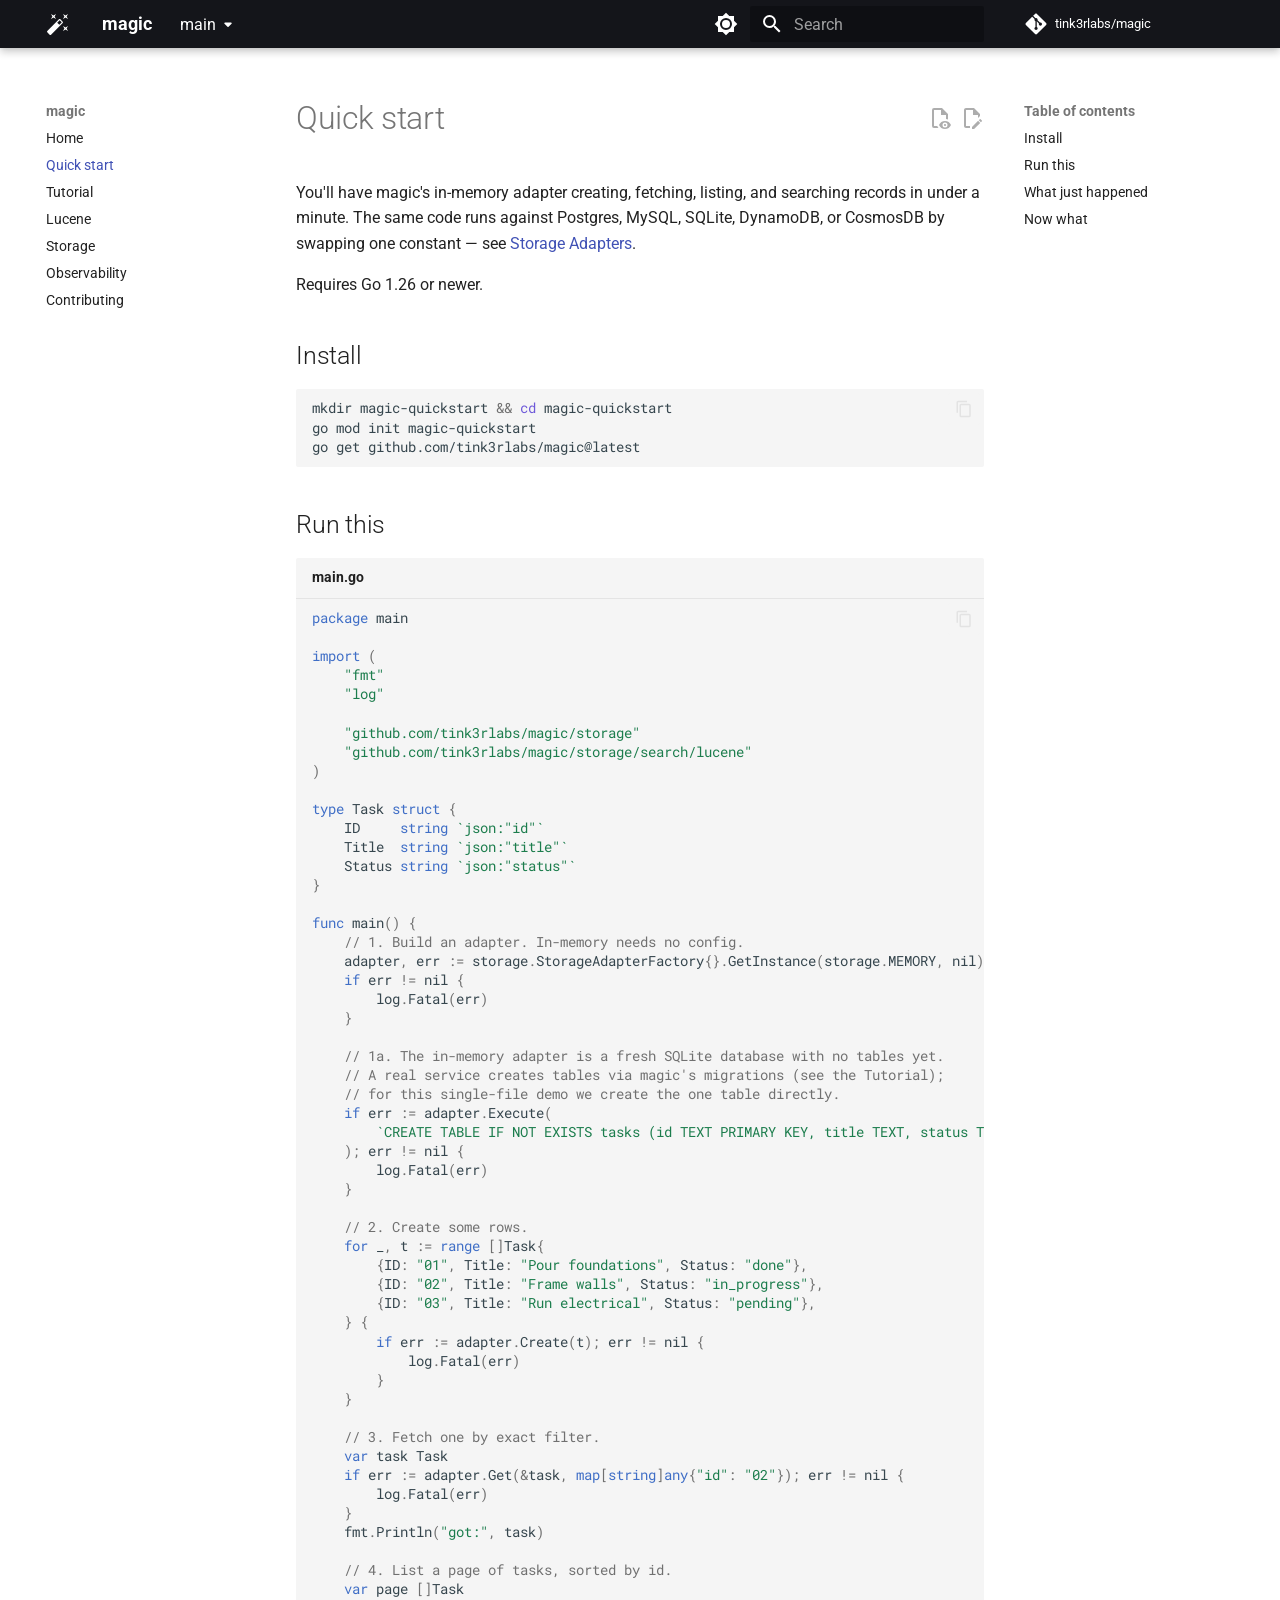
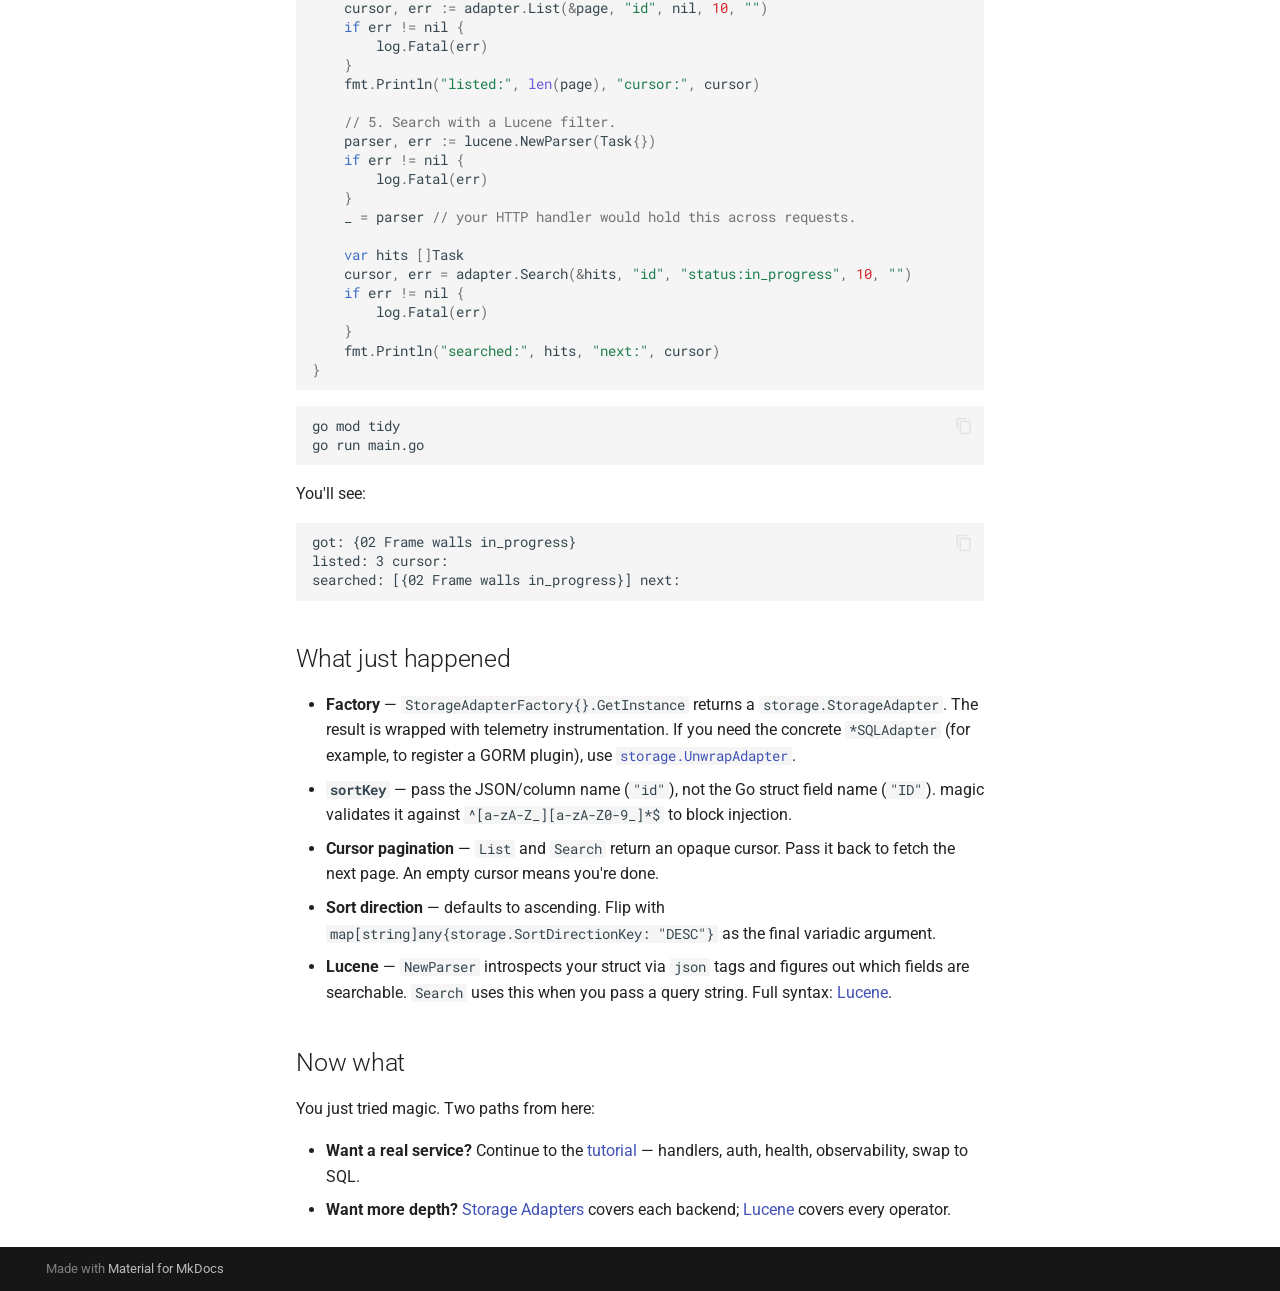
<file: main/getting-started/index.html>
<!doctype html>
<html lang="en" class="no-js">
  <head>
    
      <meta charset="utf-8">
      <meta name="viewport" content="width=device-width,initial-scale=1">
      
        <meta name="description" content="Common building blocks for Go microservices, so your service code can focus on business logic.">
      
      
      
        <link rel="canonical" href="https://tink3rlabs.github.io/magic/main/getting-started/">
      
      
        <link rel="prev" href="..">
      
      
        <link rel="next" href="../tutorial/">
      
      
        
      
      
      <link rel="icon" href="../assets/favicon.png">
      <meta name="generator" content="mkdocs-1.6.1, mkdocs-material-9.7.7">
    
    
      
        <title>Quick start - magic</title>
      
    
    
      <link rel="stylesheet" href="../assets/stylesheets/main.ec1eaa64.min.css">
      
        
        <link rel="stylesheet" href="../assets/stylesheets/palette.ab4e12ef.min.css">
      
      


    
    
      
    
    
      
        
        
        <link rel="preconnect" href="https://fonts.gstatic.com" crossorigin>
        <link rel="stylesheet" href="https://fonts.googleapis.com/css?family=Roboto:300,300i,400,400i,700,700i%7CRoboto+Mono:400,400i,700,700i&display=fallback">
        <style>:root{--md-text-font:"Roboto";--md-code-font:"Roboto Mono"}</style>
      
    
    
    <script>__md_scope=new URL("..",location),__md_hash=e=>[...e].reduce(((e,_)=>(e<<5)-e+_.charCodeAt(0)),0),__md_get=(e,_=localStorage,t=__md_scope)=>JSON.parse(_.getItem(t.pathname+"."+e)),__md_set=(e,_,t=localStorage,a=__md_scope)=>{try{t.setItem(a.pathname+"."+e,JSON.stringify(_))}catch(e){}}</script>
    
      

    
    
  </head>
  
  
    
    
      
    
    
    
    
    <body dir="ltr" data-md-color-scheme="default" data-md-color-primary="black" data-md-color-accent="black">
  
    
    <input class="md-toggle" data-md-toggle="drawer" type="checkbox" id="__drawer" autocomplete="off">
    <input class="md-toggle" data-md-toggle="search" type="checkbox" id="__search" autocomplete="off">
    <label class="md-overlay" for="__drawer"></label>
    <div data-md-component="skip">
      
        
        <a href="#quick-start" class="md-skip">
          Skip to content
        </a>
      
    </div>
    <div data-md-component="announce">
      
    </div>
    
      <div data-md-color-scheme="default" data-md-component="outdated" hidden>
        
      </div>
    
    
      

  

<header class="md-header md-header--shadow" data-md-component="header">
  <nav class="md-header__inner md-grid" aria-label="Header">
    <a href=".." title="magic" class="md-header__button md-logo" aria-label="magic" data-md-component="logo">
      
  
  <svg xmlns="http://www.w3.org/2000/svg" viewBox="0 0 24 24"><path d="M7.5 5.6 5 7l1.4-2.5L5 2l2.5 1.4L10 2 8.6 4.5 10 7zm12 9.8L22 14l-1.4 2.5L22 19l-2.5-1.4L17 19l1.4-2.5L17 14zM22 2l-1.4 2.5L22 7l-2.5-1.4L17 7l1.4-2.5L17 2l2.5 1.4zm-8.66 10.78 2.44-2.44-2.12-2.12-2.44 2.44zm1.03-5.49 2.34 2.34c.39.37.39 1.02 0 1.41L5.04 22.71c-.39.39-1.04.39-1.41 0l-2.34-2.34c-.39-.37-.39-1.02 0-1.41L12.96 7.29c.39-.39 1.04-.39 1.41 0"/></svg>

    </a>
    <label class="md-header__button md-icon" for="__drawer">
      
      <svg xmlns="http://www.w3.org/2000/svg" viewBox="0 0 24 24"><path d="M3 6h18v2H3zm0 5h18v2H3zm0 5h18v2H3z"/></svg>
    </label>
    <div class="md-header__title" data-md-component="header-title">
      <div class="md-header__ellipsis">
        <div class="md-header__topic">
          <span class="md-ellipsis">
            magic
          </span>
        </div>
        <div class="md-header__topic" data-md-component="header-topic">
          <span class="md-ellipsis">
            
              Quick start
            
          </span>
        </div>
      </div>
    </div>
    
      
        <form class="md-header__option" data-md-component="palette">
  
    
    
    
    <input class="md-option" data-md-color-media="(prefers-color-scheme: light)" data-md-color-scheme="default" data-md-color-primary="black" data-md-color-accent="black"  aria-label="Switch to dark mode"  type="radio" name="__palette" id="__palette_0">
    
      <label class="md-header__button md-icon" title="Switch to dark mode" for="__palette_1" hidden>
        <svg xmlns="http://www.w3.org/2000/svg" viewBox="0 0 24 24"><path d="M12 8a4 4 0 0 0-4 4 4 4 0 0 0 4 4 4 4 0 0 0 4-4 4 4 0 0 0-4-4m0 10a6 6 0 0 1-6-6 6 6 0 0 1 6-6 6 6 0 0 1 6 6 6 6 0 0 1-6 6m8-9.31V4h-4.69L12 .69 8.69 4H4v4.69L.69 12 4 15.31V20h4.69L12 23.31 15.31 20H20v-4.69L23.31 12z"/></svg>
      </label>
    
  
    
    
    
    <input class="md-option" data-md-color-media="(prefers-color-scheme: dark)" data-md-color-scheme="slate" data-md-color-primary="black" data-md-color-accent="white"  aria-label="Switch to light mode"  type="radio" name="__palette" id="__palette_1">
    
      <label class="md-header__button md-icon" title="Switch to light mode" for="__palette_0" hidden>
        <svg xmlns="http://www.w3.org/2000/svg" viewBox="0 0 24 24"><path d="M12 18c-.89 0-1.74-.2-2.5-.55C11.56 16.5 13 14.42 13 12s-1.44-4.5-3.5-5.45C10.26 6.2 11.11 6 12 6a6 6 0 0 1 6 6 6 6 0 0 1-6 6m8-9.31V4h-4.69L12 .69 8.69 4H4v4.69L.69 12 4 15.31V20h4.69L12 23.31 15.31 20H20v-4.69L23.31 12z"/></svg>
      </label>
    
  
</form>
      
    
    
      <script>var palette=__md_get("__palette");if(palette&&palette.color){if("(prefers-color-scheme)"===palette.color.media){var media=matchMedia("(prefers-color-scheme: light)"),input=document.querySelector(media.matches?"[data-md-color-media='(prefers-color-scheme: light)']":"[data-md-color-media='(prefers-color-scheme: dark)']");palette.color.media=input.getAttribute("data-md-color-media"),palette.color.scheme=input.getAttribute("data-md-color-scheme"),palette.color.primary=input.getAttribute("data-md-color-primary"),palette.color.accent=input.getAttribute("data-md-color-accent")}for(var[key,value]of Object.entries(palette.color))document.body.setAttribute("data-md-color-"+key,value)}</script>
    
    
    
      
      
        <label class="md-header__button md-icon" for="__search">
          
          <svg xmlns="http://www.w3.org/2000/svg" viewBox="0 0 24 24"><path d="M9.5 3A6.5 6.5 0 0 1 16 9.5c0 1.61-.59 3.09-1.56 4.23l.27.27h.79l5 5-1.5 1.5-5-5v-.79l-.27-.27A6.52 6.52 0 0 1 9.5 16 6.5 6.5 0 0 1 3 9.5 6.5 6.5 0 0 1 9.5 3m0 2C7 5 5 7 5 9.5S7 14 9.5 14 14 12 14 9.5 12 5 9.5 5"/></svg>
        </label>
        <div class="md-search" data-md-component="search" role="dialog">
  <label class="md-search__overlay" for="__search"></label>
  <div class="md-search__inner" role="search">
    <form class="md-search__form" name="search">
      <input type="text" class="md-search__input" name="query" aria-label="Search" placeholder="Search" autocapitalize="off" autocorrect="off" autocomplete="off" spellcheck="false" data-md-component="search-query" required>
      <label class="md-search__icon md-icon" for="__search">
        
        <svg xmlns="http://www.w3.org/2000/svg" viewBox="0 0 24 24"><path d="M9.5 3A6.5 6.5 0 0 1 16 9.5c0 1.61-.59 3.09-1.56 4.23l.27.27h.79l5 5-1.5 1.5-5-5v-.79l-.27-.27A6.52 6.52 0 0 1 9.5 16 6.5 6.5 0 0 1 3 9.5 6.5 6.5 0 0 1 9.5 3m0 2C7 5 5 7 5 9.5S7 14 9.5 14 14 12 14 9.5 12 5 9.5 5"/></svg>
        
        <svg xmlns="http://www.w3.org/2000/svg" viewBox="0 0 24 24"><path d="M20 11v2H8l5.5 5.5-1.42 1.42L4.16 12l7.92-7.92L13.5 5.5 8 11z"/></svg>
      </label>
      <nav class="md-search__options" aria-label="Search">
        
        <button type="reset" class="md-search__icon md-icon" title="Clear" aria-label="Clear" tabindex="-1">
          
          <svg xmlns="http://www.w3.org/2000/svg" viewBox="0 0 24 24"><path d="M19 6.41 17.59 5 12 10.59 6.41 5 5 6.41 10.59 12 5 17.59 6.41 19 12 13.41 17.59 19 19 17.59 13.41 12z"/></svg>
        </button>
      </nav>
      
        <div class="md-search__suggest" data-md-component="search-suggest"></div>
      
    </form>
    <div class="md-search__output">
      <div class="md-search__scrollwrap" tabindex="0" data-md-scrollfix>
        <div class="md-search-result" data-md-component="search-result">
          <div class="md-search-result__meta">
            Initializing search
          </div>
          <ol class="md-search-result__list" role="presentation"></ol>
        </div>
      </div>
    </div>
  </div>
</div>
      
    
    
      <div class="md-header__source">
        <a href="https://github.com/tink3rlabs/magic" title="Go to repository" class="md-source" data-md-component="source">
  <div class="md-source__icon md-icon">
    
    <svg xmlns="http://www.w3.org/2000/svg" viewBox="0 0 448 512"><!--! Font Awesome Free 7.1.0 by @fontawesome - https://fontawesome.com License - https://fontawesome.com/license/free (Icons: CC BY 4.0, Fonts: SIL OFL 1.1, Code: MIT License) Copyright 2025 Fonticons, Inc.--><path d="M439.6 236.1 244 40.5c-5.4-5.5-12.8-8.5-20.4-8.5s-15 3-20.4 8.4L162.5 81l51.5 51.5c27.1-9.1 52.7 16.8 43.4 43.7l49.7 49.7c34.2-11.8 61.2 31 35.5 56.7-26.5 26.5-70.2-2.9-56-37.3L240.3 199v121.9c25.3 12.5 22.3 41.8 9.1 55-6.4 6.4-15.2 10.1-24.3 10.1s-17.8-3.6-24.3-10.1c-17.6-17.6-11.1-46.9 11.2-56v-123c-20.8-8.5-24.6-30.7-18.6-45L142.6 101 8.5 235.1C3 240.6 0 247.9 0 255.5s3 15 8.5 20.4l195.6 195.7c5.4 5.4 12.7 8.4 20.4 8.4s15-3 20.4-8.4l194.7-194.7c5.4-5.4 8.4-12.8 8.4-20.4s-3-15-8.4-20.4"/></svg>
  </div>
  <div class="md-source__repository">
    tink3rlabs/magic
  </div>
</a>
      </div>
    
  </nav>
  
</header>
    
    <div class="md-container" data-md-component="container">
      
      
        
          
        
      
      <main class="md-main" data-md-component="main">
        <div class="md-main__inner md-grid">
          
            
              
              <div class="md-sidebar md-sidebar--primary" data-md-component="sidebar" data-md-type="navigation" >
                <div class="md-sidebar__scrollwrap">
                  <div class="md-sidebar__inner">
                    



<nav class="md-nav md-nav--primary" aria-label="Navigation" data-md-level="0">
  <label class="md-nav__title" for="__drawer">
    <a href=".." title="magic" class="md-nav__button md-logo" aria-label="magic" data-md-component="logo">
      
  
  <svg xmlns="http://www.w3.org/2000/svg" viewBox="0 0 24 24"><path d="M7.5 5.6 5 7l1.4-2.5L5 2l2.5 1.4L10 2 8.6 4.5 10 7zm12 9.8L22 14l-1.4 2.5L22 19l-2.5-1.4L17 19l1.4-2.5L17 14zM22 2l-1.4 2.5L22 7l-2.5-1.4L17 7l1.4-2.5L17 2l2.5 1.4zm-8.66 10.78 2.44-2.44-2.12-2.12-2.44 2.44zm1.03-5.49 2.34 2.34c.39.37.39 1.02 0 1.41L5.04 22.71c-.39.39-1.04.39-1.41 0l-2.34-2.34c-.39-.37-.39-1.02 0-1.41L12.96 7.29c.39-.39 1.04-.39 1.41 0"/></svg>

    </a>
    magic
  </label>
  
    <div class="md-nav__source">
      <a href="https://github.com/tink3rlabs/magic" title="Go to repository" class="md-source" data-md-component="source">
  <div class="md-source__icon md-icon">
    
    <svg xmlns="http://www.w3.org/2000/svg" viewBox="0 0 448 512"><!--! Font Awesome Free 7.1.0 by @fontawesome - https://fontawesome.com License - https://fontawesome.com/license/free (Icons: CC BY 4.0, Fonts: SIL OFL 1.1, Code: MIT License) Copyright 2025 Fonticons, Inc.--><path d="M439.6 236.1 244 40.5c-5.4-5.5-12.8-8.5-20.4-8.5s-15 3-20.4 8.4L162.5 81l51.5 51.5c27.1-9.1 52.7 16.8 43.4 43.7l49.7 49.7c34.2-11.8 61.2 31 35.5 56.7-26.5 26.5-70.2-2.9-56-37.3L240.3 199v121.9c25.3 12.5 22.3 41.8 9.1 55-6.4 6.4-15.2 10.1-24.3 10.1s-17.8-3.6-24.3-10.1c-17.6-17.6-11.1-46.9 11.2-56v-123c-20.8-8.5-24.6-30.7-18.6-45L142.6 101 8.5 235.1C3 240.6 0 247.9 0 255.5s3 15 8.5 20.4l195.6 195.7c5.4 5.4 12.7 8.4 20.4 8.4s15-3 20.4-8.4l194.7-194.7c5.4-5.4 8.4-12.8 8.4-20.4s-3-15-8.4-20.4"/></svg>
  </div>
  <div class="md-source__repository">
    tink3rlabs/magic
  </div>
</a>
    </div>
  
  <ul class="md-nav__list" data-md-scrollfix>
    
      
      
  
  
  
  
    <li class="md-nav__item">
      <a href=".." class="md-nav__link">
        
  
  
  <span class="md-ellipsis">
    
  
    Home
  

    
  </span>
  
  

      </a>
    </li>
  

    
      
      
  
  
    
  
  
  
    <li class="md-nav__item md-nav__item--active">
      
      <input class="md-nav__toggle md-toggle" type="checkbox" id="__toc">
      
      
        
      
      
        <label class="md-nav__link md-nav__link--active" for="__toc">
          
  
  
  <span class="md-ellipsis">
    
  
    Quick start
  

    
  </span>
  
  

          <span class="md-nav__icon md-icon"></span>
        </label>
      
      <a href="./" class="md-nav__link md-nav__link--active">
        
  
  
  <span class="md-ellipsis">
    
  
    Quick start
  

    
  </span>
  
  

      </a>
      
        

<nav class="md-nav md-nav--secondary" aria-label="Table of contents">
  
  
  
    
  
  
    <label class="md-nav__title" for="__toc">
      <span class="md-nav__icon md-icon"></span>
      Table of contents
    </label>
    <ul class="md-nav__list" data-md-component="toc" data-md-scrollfix>
      
        <li class="md-nav__item">
  <a href="#install" class="md-nav__link">
    <span class="md-ellipsis">
      
        Install
      
    </span>
  </a>
  
</li>
      
        <li class="md-nav__item">
  <a href="#run-this" class="md-nav__link">
    <span class="md-ellipsis">
      
        Run this
      
    </span>
  </a>
  
</li>
      
        <li class="md-nav__item">
  <a href="#what-just-happened" class="md-nav__link">
    <span class="md-ellipsis">
      
        What just happened
      
    </span>
  </a>
  
</li>
      
        <li class="md-nav__item">
  <a href="#now-what" class="md-nav__link">
    <span class="md-ellipsis">
      
        Now what
      
    </span>
  </a>
  
</li>
      
    </ul>
  
</nav>
      
    </li>
  

    
      
      
  
  
  
  
    <li class="md-nav__item">
      <a href="../tutorial/" class="md-nav__link">
        
  
  
  <span class="md-ellipsis">
    
  
    Tutorial
  

    
  </span>
  
  

      </a>
    </li>
  

    
      
      
  
  
  
  
    <li class="md-nav__item">
      <a href="../lucene/" class="md-nav__link">
        
  
  
  <span class="md-ellipsis">
    
  
    Lucene
  

    
  </span>
  
  

      </a>
    </li>
  

    
      
      
  
  
  
  
    <li class="md-nav__item">
      <a href="../storage/" class="md-nav__link">
        
  
  
  <span class="md-ellipsis">
    
  
    Storage
  

    
  </span>
  
  

      </a>
    </li>
  

    
      
      
  
  
  
  
    <li class="md-nav__item">
      <a href="../observability/" class="md-nav__link">
        
  
  
  <span class="md-ellipsis">
    
  
    Observability
  

    
  </span>
  
  

      </a>
    </li>
  

    
      
      
  
  
  
  
    <li class="md-nav__item">
      <a href="../contributing/" class="md-nav__link">
        
  
  
  <span class="md-ellipsis">
    
  
    Contributing
  

    
  </span>
  
  

      </a>
    </li>
  

    
  </ul>
</nav>
                  </div>
                </div>
              </div>
            
            
              
              <div class="md-sidebar md-sidebar--secondary" data-md-component="sidebar" data-md-type="toc" >
                <div class="md-sidebar__scrollwrap">
                  <div class="md-sidebar__inner">
                    

<nav class="md-nav md-nav--secondary" aria-label="Table of contents">
  
  
  
    
  
  
    <label class="md-nav__title" for="__toc">
      <span class="md-nav__icon md-icon"></span>
      Table of contents
    </label>
    <ul class="md-nav__list" data-md-component="toc" data-md-scrollfix>
      
        <li class="md-nav__item">
  <a href="#install" class="md-nav__link">
    <span class="md-ellipsis">
      
        Install
      
    </span>
  </a>
  
</li>
      
        <li class="md-nav__item">
  <a href="#run-this" class="md-nav__link">
    <span class="md-ellipsis">
      
        Run this
      
    </span>
  </a>
  
</li>
      
        <li class="md-nav__item">
  <a href="#what-just-happened" class="md-nav__link">
    <span class="md-ellipsis">
      
        What just happened
      
    </span>
  </a>
  
</li>
      
        <li class="md-nav__item">
  <a href="#now-what" class="md-nav__link">
    <span class="md-ellipsis">
      
        Now what
      
    </span>
  </a>
  
</li>
      
    </ul>
  
</nav>
                  </div>
                </div>
              </div>
            
          
          
            <div class="md-content" data-md-component="content">
              
              <article class="md-content__inner md-typeset">
                
                  


  
    <a href="https://github.com/tink3rlabs/magic/edit/main/docs/getting-started.md" title="Edit this page" class="md-content__button md-icon" rel="edit">
      
      <svg xmlns="http://www.w3.org/2000/svg" viewBox="0 0 24 24"><path d="M10 20H6V4h7v5h5v3.1l2-2V8l-6-6H6c-1.1 0-2 .9-2 2v16c0 1.1.9 2 2 2h4zm10.2-7c.1 0 .3.1.4.2l1.3 1.3c.2.2.2.6 0 .8l-1 1-2.1-2.1 1-1c.1-.1.2-.2.4-.2m0 3.9L14.1 23H12v-2.1l6.1-6.1z"/></svg>
    </a>
  
  
    
      
    
    <a href="https://github.com/tink3rlabs/magic/raw/main/docs/getting-started.md" title="View source of this page" class="md-content__button md-icon">
      
      <svg xmlns="http://www.w3.org/2000/svg" viewBox="0 0 24 24"><path d="M17 18c.56 0 1 .44 1 1s-.44 1-1 1-1-.44-1-1 .44-1 1-1m0-3c-2.73 0-5.06 1.66-6 4 .94 2.34 3.27 4 6 4s5.06-1.66 6-4c-.94-2.34-3.27-4-6-4m0 6.5a2.5 2.5 0 0 1-2.5-2.5 2.5 2.5 0 0 1 2.5-2.5 2.5 2.5 0 0 1 2.5 2.5 2.5 2.5 0 0 1-2.5 2.5M9.27 20H6V4h7v5h5v4.07c.7.08 1.36.25 2 .49V8l-6-6H6a2 2 0 0 0-2 2v16a2 2 0 0 0 2 2h4.5a8.2 8.2 0 0 1-1.23-2"/></svg>
    </a>
  


<h1 id="quick-start">Quick start<a class="headerlink" href="#quick-start" title="Permanent link">&para;</a></h1>
<p>You'll have magic's in-memory adapter creating, fetching, listing, and searching records in under a minute. The same code runs against Postgres, MySQL, SQLite, DynamoDB, or CosmosDB by swapping one constant — see <a href="../storage/">Storage Adapters</a>.</p>
<p>Requires Go 1.26 or newer.</p>
<h2 id="install">Install<a class="headerlink" href="#install" title="Permanent link">&para;</a></h2>
<div class="highlight"><pre><span></span><code><a id="__codelineno-0-1" name="__codelineno-0-1" href="#__codelineno-0-1"></a>mkdir<span class="w"> </span>magic-quickstart<span class="w"> </span><span class="o">&amp;&amp;</span><span class="w"> </span><span class="nb">cd</span><span class="w"> </span>magic-quickstart
<a id="__codelineno-0-2" name="__codelineno-0-2" href="#__codelineno-0-2"></a>go<span class="w"> </span>mod<span class="w"> </span>init<span class="w"> </span>magic-quickstart
<a id="__codelineno-0-3" name="__codelineno-0-3" href="#__codelineno-0-3"></a>go<span class="w"> </span>get<span class="w"> </span>github.com/tink3rlabs/magic@latest
</code></pre></div>
<h2 id="run-this">Run this<a class="headerlink" href="#run-this" title="Permanent link">&para;</a></h2>
<div class="highlight"><span class="filename">main.go</span><pre><span></span><code><a id="__codelineno-1-1" name="__codelineno-1-1" href="#__codelineno-1-1"></a><span class="kn">package</span><span class="w"> </span><span class="nx">main</span>
<a id="__codelineno-1-2" name="__codelineno-1-2" href="#__codelineno-1-2"></a>
<a id="__codelineno-1-3" name="__codelineno-1-3" href="#__codelineno-1-3"></a><span class="kn">import</span><span class="w"> </span><span class="p">(</span>
<a id="__codelineno-1-4" name="__codelineno-1-4" href="#__codelineno-1-4"></a><span class="w">    </span><span class="s">"fmt"</span>
<a id="__codelineno-1-5" name="__codelineno-1-5" href="#__codelineno-1-5"></a><span class="w">    </span><span class="s">"log"</span>
<a id="__codelineno-1-6" name="__codelineno-1-6" href="#__codelineno-1-6"></a>
<a id="__codelineno-1-7" name="__codelineno-1-7" href="#__codelineno-1-7"></a><span class="w">    </span><span class="s">"github.com/tink3rlabs/magic/storage"</span>
<a id="__codelineno-1-8" name="__codelineno-1-8" href="#__codelineno-1-8"></a><span class="w">    </span><span class="s">"github.com/tink3rlabs/magic/storage/search/lucene"</span>
<a id="__codelineno-1-9" name="__codelineno-1-9" href="#__codelineno-1-9"></a><span class="p">)</span>
<a id="__codelineno-1-10" name="__codelineno-1-10" href="#__codelineno-1-10"></a>
<a id="__codelineno-1-11" name="__codelineno-1-11" href="#__codelineno-1-11"></a><span class="kd">type</span><span class="w"> </span><span class="nx">Task</span><span class="w"> </span><span class="kd">struct</span><span class="w"> </span><span class="p">{</span>
<a id="__codelineno-1-12" name="__codelineno-1-12" href="#__codelineno-1-12"></a><span class="w">    </span><span class="nx">ID</span><span class="w">     </span><span class="kt">string</span><span class="w"> </span><span class="s">`json:"id"`</span>
<a id="__codelineno-1-13" name="__codelineno-1-13" href="#__codelineno-1-13"></a><span class="w">    </span><span class="nx">Title</span><span class="w">  </span><span class="kt">string</span><span class="w"> </span><span class="s">`json:"title"`</span>
<a id="__codelineno-1-14" name="__codelineno-1-14" href="#__codelineno-1-14"></a><span class="w">    </span><span class="nx">Status</span><span class="w"> </span><span class="kt">string</span><span class="w"> </span><span class="s">`json:"status"`</span>
<a id="__codelineno-1-15" name="__codelineno-1-15" href="#__codelineno-1-15"></a><span class="p">}</span>
<a id="__codelineno-1-16" name="__codelineno-1-16" href="#__codelineno-1-16"></a>
<a id="__codelineno-1-17" name="__codelineno-1-17" href="#__codelineno-1-17"></a><span class="kd">func</span><span class="w"> </span><span class="nx">main</span><span class="p">()</span><span class="w"> </span><span class="p">{</span>
<a id="__codelineno-1-18" name="__codelineno-1-18" href="#__codelineno-1-18"></a><span class="w">    </span><span class="c1">// 1. Build an adapter. In-memory needs no config.</span>
<a id="__codelineno-1-19" name="__codelineno-1-19" href="#__codelineno-1-19"></a><span class="w">    </span><span class="nx">adapter</span><span class="p">,</span><span class="w"> </span><span class="nx">err</span><span class="w"> </span><span class="o">:=</span><span class="w"> </span><span class="nx">storage</span><span class="p">.</span><span class="nx">StorageAdapterFactory</span><span class="p">{}.</span><span class="nx">GetInstance</span><span class="p">(</span><span class="nx">storage</span><span class="p">.</span><span class="nx">MEMORY</span><span class="p">,</span><span class="w"> </span><span class="kc">nil</span><span class="p">)</span>
<a id="__codelineno-1-20" name="__codelineno-1-20" href="#__codelineno-1-20"></a><span class="w">    </span><span class="k">if</span><span class="w"> </span><span class="nx">err</span><span class="w"> </span><span class="o">!=</span><span class="w"> </span><span class="kc">nil</span><span class="w"> </span><span class="p">{</span>
<a id="__codelineno-1-21" name="__codelineno-1-21" href="#__codelineno-1-21"></a><span class="w">        </span><span class="nx">log</span><span class="p">.</span><span class="nx">Fatal</span><span class="p">(</span><span class="nx">err</span><span class="p">)</span>
<a id="__codelineno-1-22" name="__codelineno-1-22" href="#__codelineno-1-22"></a><span class="w">    </span><span class="p">}</span>
<a id="__codelineno-1-23" name="__codelineno-1-23" href="#__codelineno-1-23"></a>
<a id="__codelineno-1-24" name="__codelineno-1-24" href="#__codelineno-1-24"></a><span class="w">    </span><span class="c1">// 1a. The in-memory adapter is a fresh SQLite database with no tables yet.</span>
<a id="__codelineno-1-25" name="__codelineno-1-25" href="#__codelineno-1-25"></a><span class="w">    </span><span class="c1">// A real service creates tables via magic's migrations (see the Tutorial);</span>
<a id="__codelineno-1-26" name="__codelineno-1-26" href="#__codelineno-1-26"></a><span class="w">    </span><span class="c1">// for this single-file demo we create the one table directly.</span>
<a id="__codelineno-1-27" name="__codelineno-1-27" href="#__codelineno-1-27"></a><span class="w">    </span><span class="k">if</span><span class="w"> </span><span class="nx">err</span><span class="w"> </span><span class="o">:=</span><span class="w"> </span><span class="nx">adapter</span><span class="p">.</span><span class="nx">Execute</span><span class="p">(</span>
<a id="__codelineno-1-28" name="__codelineno-1-28" href="#__codelineno-1-28"></a><span class="w">        </span><span class="s">`CREATE TABLE IF NOT EXISTS tasks (id TEXT PRIMARY KEY, title TEXT, status TEXT)`</span><span class="p">,</span>
<a id="__codelineno-1-29" name="__codelineno-1-29" href="#__codelineno-1-29"></a><span class="w">    </span><span class="p">);</span><span class="w"> </span><span class="nx">err</span><span class="w"> </span><span class="o">!=</span><span class="w"> </span><span class="kc">nil</span><span class="w"> </span><span class="p">{</span>
<a id="__codelineno-1-30" name="__codelineno-1-30" href="#__codelineno-1-30"></a><span class="w">        </span><span class="nx">log</span><span class="p">.</span><span class="nx">Fatal</span><span class="p">(</span><span class="nx">err</span><span class="p">)</span>
<a id="__codelineno-1-31" name="__codelineno-1-31" href="#__codelineno-1-31"></a><span class="w">    </span><span class="p">}</span>
<a id="__codelineno-1-32" name="__codelineno-1-32" href="#__codelineno-1-32"></a>
<a id="__codelineno-1-33" name="__codelineno-1-33" href="#__codelineno-1-33"></a><span class="w">    </span><span class="c1">// 2. Create some rows.</span>
<a id="__codelineno-1-34" name="__codelineno-1-34" href="#__codelineno-1-34"></a><span class="w">    </span><span class="k">for</span><span class="w"> </span><span class="nx">_</span><span class="p">,</span><span class="w"> </span><span class="nx">t</span><span class="w"> </span><span class="o">:=</span><span class="w"> </span><span class="k">range</span><span class="w"> </span><span class="p">[]</span><span class="nx">Task</span><span class="p">{</span>
<a id="__codelineno-1-35" name="__codelineno-1-35" href="#__codelineno-1-35"></a><span class="w">        </span><span class="p">{</span><span class="nx">ID</span><span class="p">:</span><span class="w"> </span><span class="s">"01"</span><span class="p">,</span><span class="w"> </span><span class="nx">Title</span><span class="p">:</span><span class="w"> </span><span class="s">"Pour foundations"</span><span class="p">,</span><span class="w"> </span><span class="nx">Status</span><span class="p">:</span><span class="w"> </span><span class="s">"done"</span><span class="p">},</span>
<a id="__codelineno-1-36" name="__codelineno-1-36" href="#__codelineno-1-36"></a><span class="w">        </span><span class="p">{</span><span class="nx">ID</span><span class="p">:</span><span class="w"> </span><span class="s">"02"</span><span class="p">,</span><span class="w"> </span><span class="nx">Title</span><span class="p">:</span><span class="w"> </span><span class="s">"Frame walls"</span><span class="p">,</span><span class="w"> </span><span class="nx">Status</span><span class="p">:</span><span class="w"> </span><span class="s">"in_progress"</span><span class="p">},</span>
<a id="__codelineno-1-37" name="__codelineno-1-37" href="#__codelineno-1-37"></a><span class="w">        </span><span class="p">{</span><span class="nx">ID</span><span class="p">:</span><span class="w"> </span><span class="s">"03"</span><span class="p">,</span><span class="w"> </span><span class="nx">Title</span><span class="p">:</span><span class="w"> </span><span class="s">"Run electrical"</span><span class="p">,</span><span class="w"> </span><span class="nx">Status</span><span class="p">:</span><span class="w"> </span><span class="s">"pending"</span><span class="p">},</span>
<a id="__codelineno-1-38" name="__codelineno-1-38" href="#__codelineno-1-38"></a><span class="w">    </span><span class="p">}</span><span class="w"> </span><span class="p">{</span>
<a id="__codelineno-1-39" name="__codelineno-1-39" href="#__codelineno-1-39"></a><span class="w">        </span><span class="k">if</span><span class="w"> </span><span class="nx">err</span><span class="w"> </span><span class="o">:=</span><span class="w"> </span><span class="nx">adapter</span><span class="p">.</span><span class="nx">Create</span><span class="p">(</span><span class="nx">t</span><span class="p">);</span><span class="w"> </span><span class="nx">err</span><span class="w"> </span><span class="o">!=</span><span class="w"> </span><span class="kc">nil</span><span class="w"> </span><span class="p">{</span>
<a id="__codelineno-1-40" name="__codelineno-1-40" href="#__codelineno-1-40"></a><span class="w">            </span><span class="nx">log</span><span class="p">.</span><span class="nx">Fatal</span><span class="p">(</span><span class="nx">err</span><span class="p">)</span>
<a id="__codelineno-1-41" name="__codelineno-1-41" href="#__codelineno-1-41"></a><span class="w">        </span><span class="p">}</span>
<a id="__codelineno-1-42" name="__codelineno-1-42" href="#__codelineno-1-42"></a><span class="w">    </span><span class="p">}</span>
<a id="__codelineno-1-43" name="__codelineno-1-43" href="#__codelineno-1-43"></a>
<a id="__codelineno-1-44" name="__codelineno-1-44" href="#__codelineno-1-44"></a><span class="w">    </span><span class="c1">// 3. Fetch one by exact filter.</span>
<a id="__codelineno-1-45" name="__codelineno-1-45" href="#__codelineno-1-45"></a><span class="w">    </span><span class="kd">var</span><span class="w"> </span><span class="nx">task</span><span class="w"> </span><span class="nx">Task</span>
<a id="__codelineno-1-46" name="__codelineno-1-46" href="#__codelineno-1-46"></a><span class="w">    </span><span class="k">if</span><span class="w"> </span><span class="nx">err</span><span class="w"> </span><span class="o">:=</span><span class="w"> </span><span class="nx">adapter</span><span class="p">.</span><span class="nx">Get</span><span class="p">(</span><span class="o">&amp;</span><span class="nx">task</span><span class="p">,</span><span class="w"> </span><span class="kt">map</span><span class="p">[</span><span class="kt">string</span><span class="p">]</span><span class="kt">any</span><span class="p">{</span><span class="s">"id"</span><span class="p">:</span><span class="w"> </span><span class="s">"02"</span><span class="p">});</span><span class="w"> </span><span class="nx">err</span><span class="w"> </span><span class="o">!=</span><span class="w"> </span><span class="kc">nil</span><span class="w"> </span><span class="p">{</span>
<a id="__codelineno-1-47" name="__codelineno-1-47" href="#__codelineno-1-47"></a><span class="w">        </span><span class="nx">log</span><span class="p">.</span><span class="nx">Fatal</span><span class="p">(</span><span class="nx">err</span><span class="p">)</span>
<a id="__codelineno-1-48" name="__codelineno-1-48" href="#__codelineno-1-48"></a><span class="w">    </span><span class="p">}</span>
<a id="__codelineno-1-49" name="__codelineno-1-49" href="#__codelineno-1-49"></a><span class="w">    </span><span class="nx">fmt</span><span class="p">.</span><span class="nx">Println</span><span class="p">(</span><span class="s">"got:"</span><span class="p">,</span><span class="w"> </span><span class="nx">task</span><span class="p">)</span>
<a id="__codelineno-1-50" name="__codelineno-1-50" href="#__codelineno-1-50"></a>
<a id="__codelineno-1-51" name="__codelineno-1-51" href="#__codelineno-1-51"></a><span class="w">    </span><span class="c1">// 4. List a page of tasks, sorted by id.</span>
<a id="__codelineno-1-52" name="__codelineno-1-52" href="#__codelineno-1-52"></a><span class="w">    </span><span class="kd">var</span><span class="w"> </span><span class="nx">page</span><span class="w"> </span><span class="p">[]</span><span class="nx">Task</span>
<a id="__codelineno-1-53" name="__codelineno-1-53" href="#__codelineno-1-53"></a><span class="w">    </span><span class="nx">cursor</span><span class="p">,</span><span class="w"> </span><span class="nx">err</span><span class="w"> </span><span class="o">:=</span><span class="w"> </span><span class="nx">adapter</span><span class="p">.</span><span class="nx">List</span><span class="p">(</span><span class="o">&amp;</span><span class="nx">page</span><span class="p">,</span><span class="w"> </span><span class="s">"id"</span><span class="p">,</span><span class="w"> </span><span class="kc">nil</span><span class="p">,</span><span class="w"> </span><span class="mi">10</span><span class="p">,</span><span class="w"> </span><span class="s">""</span><span class="p">)</span>
<a id="__codelineno-1-54" name="__codelineno-1-54" href="#__codelineno-1-54"></a><span class="w">    </span><span class="k">if</span><span class="w"> </span><span class="nx">err</span><span class="w"> </span><span class="o">!=</span><span class="w"> </span><span class="kc">nil</span><span class="w"> </span><span class="p">{</span>
<a id="__codelineno-1-55" name="__codelineno-1-55" href="#__codelineno-1-55"></a><span class="w">        </span><span class="nx">log</span><span class="p">.</span><span class="nx">Fatal</span><span class="p">(</span><span class="nx">err</span><span class="p">)</span>
<a id="__codelineno-1-56" name="__codelineno-1-56" href="#__codelineno-1-56"></a><span class="w">    </span><span class="p">}</span>
<a id="__codelineno-1-57" name="__codelineno-1-57" href="#__codelineno-1-57"></a><span class="w">    </span><span class="nx">fmt</span><span class="p">.</span><span class="nx">Println</span><span class="p">(</span><span class="s">"listed:"</span><span class="p">,</span><span class="w"> </span><span class="nb">len</span><span class="p">(</span><span class="nx">page</span><span class="p">),</span><span class="w"> </span><span class="s">"cursor:"</span><span class="p">,</span><span class="w"> </span><span class="nx">cursor</span><span class="p">)</span>
<a id="__codelineno-1-58" name="__codelineno-1-58" href="#__codelineno-1-58"></a>
<a id="__codelineno-1-59" name="__codelineno-1-59" href="#__codelineno-1-59"></a><span class="w">    </span><span class="c1">// 5. Search with a Lucene filter.</span>
<a id="__codelineno-1-60" name="__codelineno-1-60" href="#__codelineno-1-60"></a><span class="w">    </span><span class="nx">parser</span><span class="p">,</span><span class="w"> </span><span class="nx">err</span><span class="w"> </span><span class="o">:=</span><span class="w"> </span><span class="nx">lucene</span><span class="p">.</span><span class="nx">NewParser</span><span class="p">(</span><span class="nx">Task</span><span class="p">{})</span>
<a id="__codelineno-1-61" name="__codelineno-1-61" href="#__codelineno-1-61"></a><span class="w">    </span><span class="k">if</span><span class="w"> </span><span class="nx">err</span><span class="w"> </span><span class="o">!=</span><span class="w"> </span><span class="kc">nil</span><span class="w"> </span><span class="p">{</span>
<a id="__codelineno-1-62" name="__codelineno-1-62" href="#__codelineno-1-62"></a><span class="w">        </span><span class="nx">log</span><span class="p">.</span><span class="nx">Fatal</span><span class="p">(</span><span class="nx">err</span><span class="p">)</span>
<a id="__codelineno-1-63" name="__codelineno-1-63" href="#__codelineno-1-63"></a><span class="w">    </span><span class="p">}</span>
<a id="__codelineno-1-64" name="__codelineno-1-64" href="#__codelineno-1-64"></a><span class="w">    </span><span class="nx">_</span><span class="w"> </span><span class="o">=</span><span class="w"> </span><span class="nx">parser</span><span class="w"> </span><span class="c1">// your HTTP handler would hold this across requests.</span>
<a id="__codelineno-1-65" name="__codelineno-1-65" href="#__codelineno-1-65"></a>
<a id="__codelineno-1-66" name="__codelineno-1-66" href="#__codelineno-1-66"></a><span class="w">    </span><span class="kd">var</span><span class="w"> </span><span class="nx">hits</span><span class="w"> </span><span class="p">[]</span><span class="nx">Task</span>
<a id="__codelineno-1-67" name="__codelineno-1-67" href="#__codelineno-1-67"></a><span class="w">    </span><span class="nx">cursor</span><span class="p">,</span><span class="w"> </span><span class="nx">err</span><span class="w"> </span><span class="o">=</span><span class="w"> </span><span class="nx">adapter</span><span class="p">.</span><span class="nx">Search</span><span class="p">(</span><span class="o">&amp;</span><span class="nx">hits</span><span class="p">,</span><span class="w"> </span><span class="s">"id"</span><span class="p">,</span><span class="w"> </span><span class="s">"status:in_progress"</span><span class="p">,</span><span class="w"> </span><span class="mi">10</span><span class="p">,</span><span class="w"> </span><span class="s">""</span><span class="p">)</span>
<a id="__codelineno-1-68" name="__codelineno-1-68" href="#__codelineno-1-68"></a><span class="w">    </span><span class="k">if</span><span class="w"> </span><span class="nx">err</span><span class="w"> </span><span class="o">!=</span><span class="w"> </span><span class="kc">nil</span><span class="w"> </span><span class="p">{</span>
<a id="__codelineno-1-69" name="__codelineno-1-69" href="#__codelineno-1-69"></a><span class="w">        </span><span class="nx">log</span><span class="p">.</span><span class="nx">Fatal</span><span class="p">(</span><span class="nx">err</span><span class="p">)</span>
<a id="__codelineno-1-70" name="__codelineno-1-70" href="#__codelineno-1-70"></a><span class="w">    </span><span class="p">}</span>
<a id="__codelineno-1-71" name="__codelineno-1-71" href="#__codelineno-1-71"></a><span class="w">    </span><span class="nx">fmt</span><span class="p">.</span><span class="nx">Println</span><span class="p">(</span><span class="s">"searched:"</span><span class="p">,</span><span class="w"> </span><span class="nx">hits</span><span class="p">,</span><span class="w"> </span><span class="s">"next:"</span><span class="p">,</span><span class="w"> </span><span class="nx">cursor</span><span class="p">)</span>
<a id="__codelineno-1-72" name="__codelineno-1-72" href="#__codelineno-1-72"></a><span class="p">}</span>
</code></pre></div>
<div class="highlight"><pre><span></span><code><a id="__codelineno-2-1" name="__codelineno-2-1" href="#__codelineno-2-1"></a>go<span class="w"> </span>mod<span class="w"> </span>tidy
<a id="__codelineno-2-2" name="__codelineno-2-2" href="#__codelineno-2-2"></a>go<span class="w"> </span>run<span class="w"> </span>main.go
</code></pre></div>
<p>You'll see:</p>
<div class="highlight"><pre><span></span><code><a id="__codelineno-3-1" name="__codelineno-3-1" href="#__codelineno-3-1"></a>got: {02 Frame walls in_progress}
<a id="__codelineno-3-2" name="__codelineno-3-2" href="#__codelineno-3-2"></a>listed: 3 cursor:
<a id="__codelineno-3-3" name="__codelineno-3-3" href="#__codelineno-3-3"></a>searched: [{02 Frame walls in_progress}] next:
</code></pre></div>
<h2 id="what-just-happened">What just happened<a class="headerlink" href="#what-just-happened" title="Permanent link">&para;</a></h2>
<ul>
<li><strong>Factory</strong> — <code>StorageAdapterFactory{}.GetInstance</code> returns a <code>storage.StorageAdapter</code>. The result is wrapped with telemetry instrumentation. If you need the concrete <code>*SQLAdapter</code> (for example, to register a GORM plugin), use <a href="https://pkg.go.dev/github.com/tink3rlabs/magic/storage#UnwrapAdapter"><code>storage.UnwrapAdapter</code></a>.</li>
<li><strong><code>sortKey</code></strong> — pass the JSON/column name (<code>"id"</code>), not the Go struct field name (<code>"ID"</code>). magic validates it against <code>^[a-zA-Z_][a-zA-Z0-9_]*$</code> to block injection.</li>
<li><strong>Cursor pagination</strong> — <code>List</code> and <code>Search</code> return an opaque cursor. Pass it back to fetch the next page. An empty cursor means you're done.</li>
<li><strong>Sort direction</strong> — defaults to ascending. Flip with <code>map[string]any{storage.SortDirectionKey: "DESC"}</code> as the final variadic argument.</li>
<li><strong>Lucene</strong> — <code>NewParser</code> introspects your struct via <code>json</code> tags and figures out which fields are searchable. <code>Search</code> uses this when you pass a query string. Full syntax: <a href="../lucene/">Lucene</a>.</li>
</ul>
<h2 id="now-what">Now what<a class="headerlink" href="#now-what" title="Permanent link">&para;</a></h2>
<p>You just tried magic. Two paths from here:</p>
<ul>
<li><strong>Want a real service?</strong> Continue to the <a href="../tutorial/">tutorial</a> — handlers, auth, health, observability, swap to SQL.</li>
<li><strong>Want more depth?</strong> <a href="../storage/">Storage Adapters</a> covers each backend; <a href="../lucene/">Lucene</a> covers every operator.</li>
</ul>












                
              </article>
            </div>
          
          
<script>var target=document.getElementById(location.hash.slice(1));target&&target.name&&(target.checked=target.name.startsWith("__tabbed_"))</script>
        </div>
        
          <button type="button" class="md-top md-icon" data-md-component="top" hidden>
  
  <svg xmlns="http://www.w3.org/2000/svg" viewBox="0 0 24 24"><path d="M13 20h-2V8l-5.5 5.5-1.42-1.42L12 4.16l7.92 7.92-1.42 1.42L13 8z"/></svg>
  Back to top
</button>
        
      </main>
      
        <footer class="md-footer">
  
  <div class="md-footer-meta md-typeset">
    <div class="md-footer-meta__inner md-grid">
      <div class="md-copyright">
  
  
    Made with
    <a href="https://squidfunk.github.io/mkdocs-material/" target="_blank" rel="noopener">
      Material for MkDocs
    </a>
  
</div>
      
    </div>
  </div>
</footer>
      
    </div>
    <div class="md-dialog" data-md-component="dialog">
      <div class="md-dialog__inner md-typeset"></div>
    </div>
    
    
    
      
      
      <script id="__config" type="application/json">{"annotate": null, "base": "..", "features": ["navigation.instant", "navigation.tracking", "navigation.sections", "navigation.top", "content.code.copy", "content.action.edit", "content.action.view", "search.suggest", "search.highlight"], "search": "../assets/javascripts/workers/search.2c215733.min.js", "tags": null, "translations": {"clipboard.copied": "Copied to clipboard", "clipboard.copy": "Copy to clipboard", "search.result.more.one": "1 more on this page", "search.result.more.other": "# more on this page", "search.result.none": "No matching documents", "search.result.one": "1 matching document", "search.result.other": "# matching documents", "search.result.placeholder": "Type to start searching", "search.result.term.missing": "Missing", "select.version": "Select version"}, "version": {"default": "latest", "provider": "mike"}}</script>
    
    
      <script src="../assets/javascripts/bundle.d7400e89.min.js"></script>
      
    
  </body>
</html>
</file>
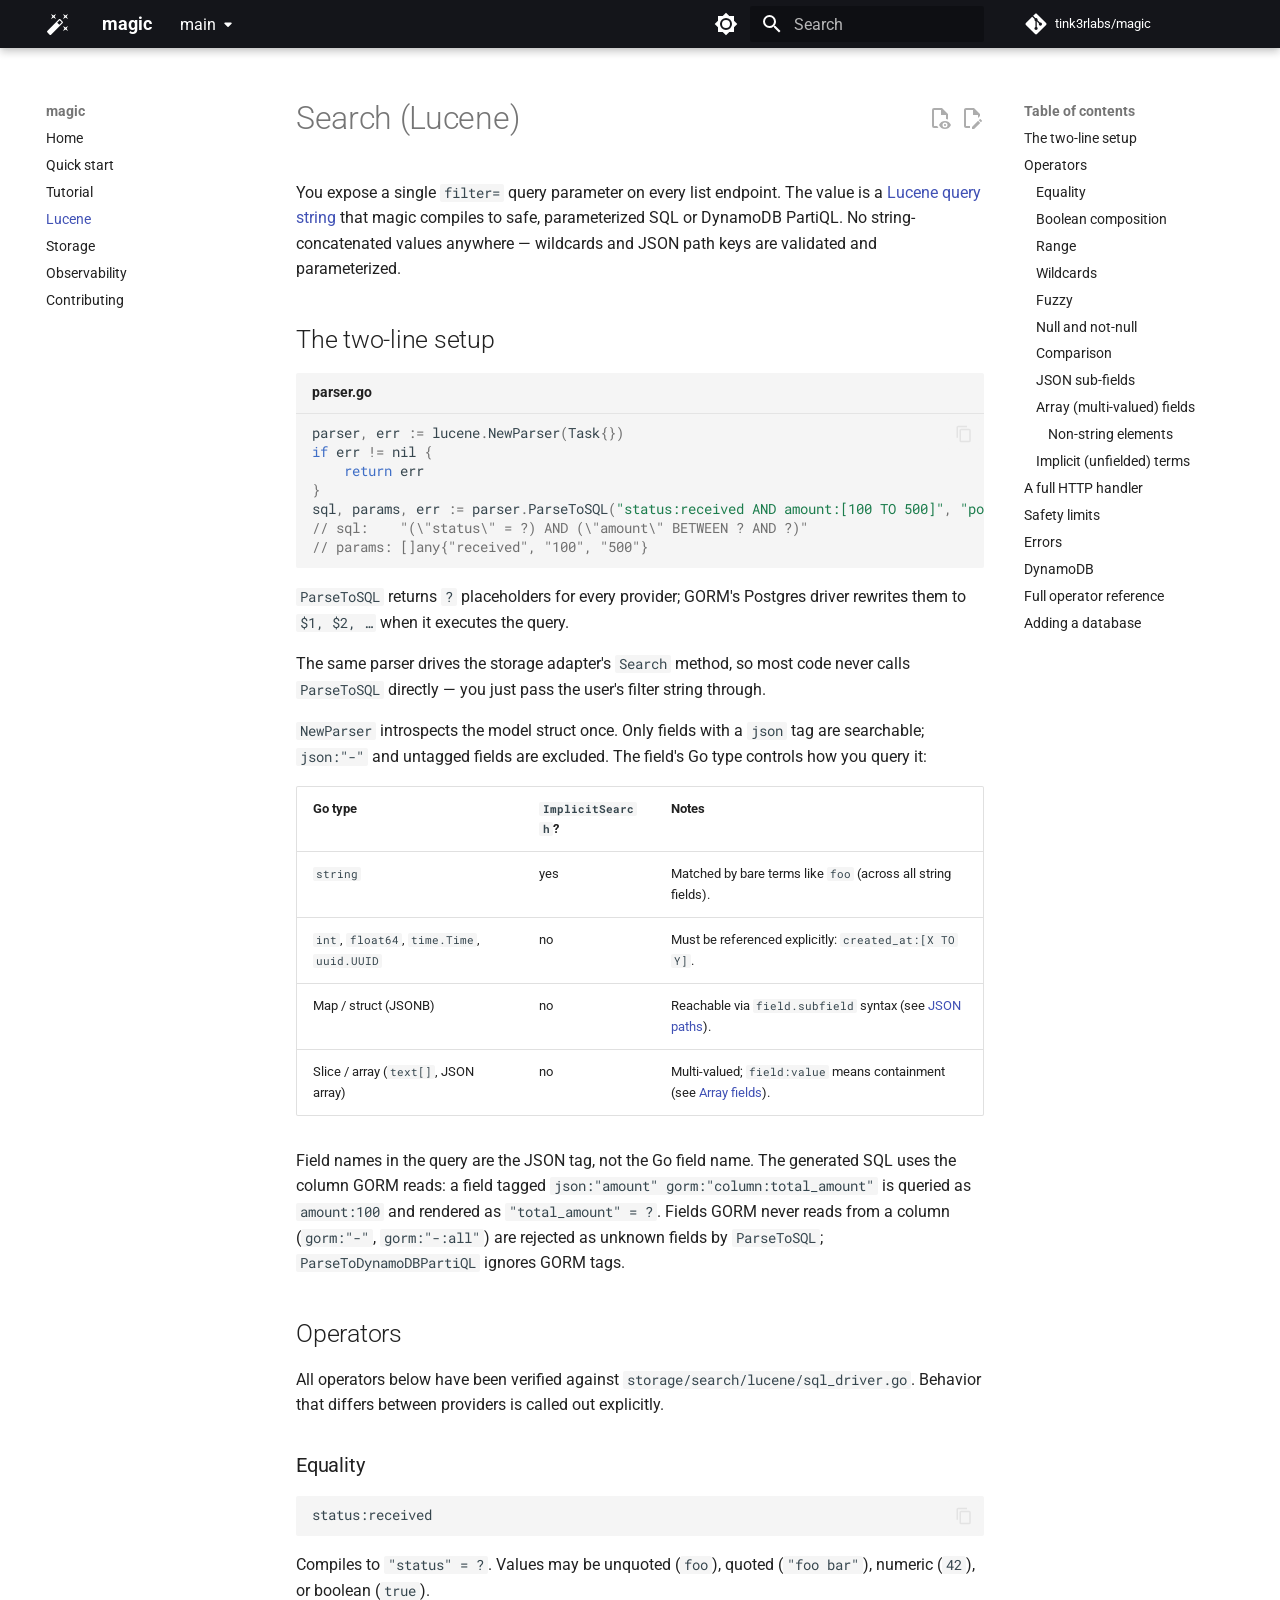
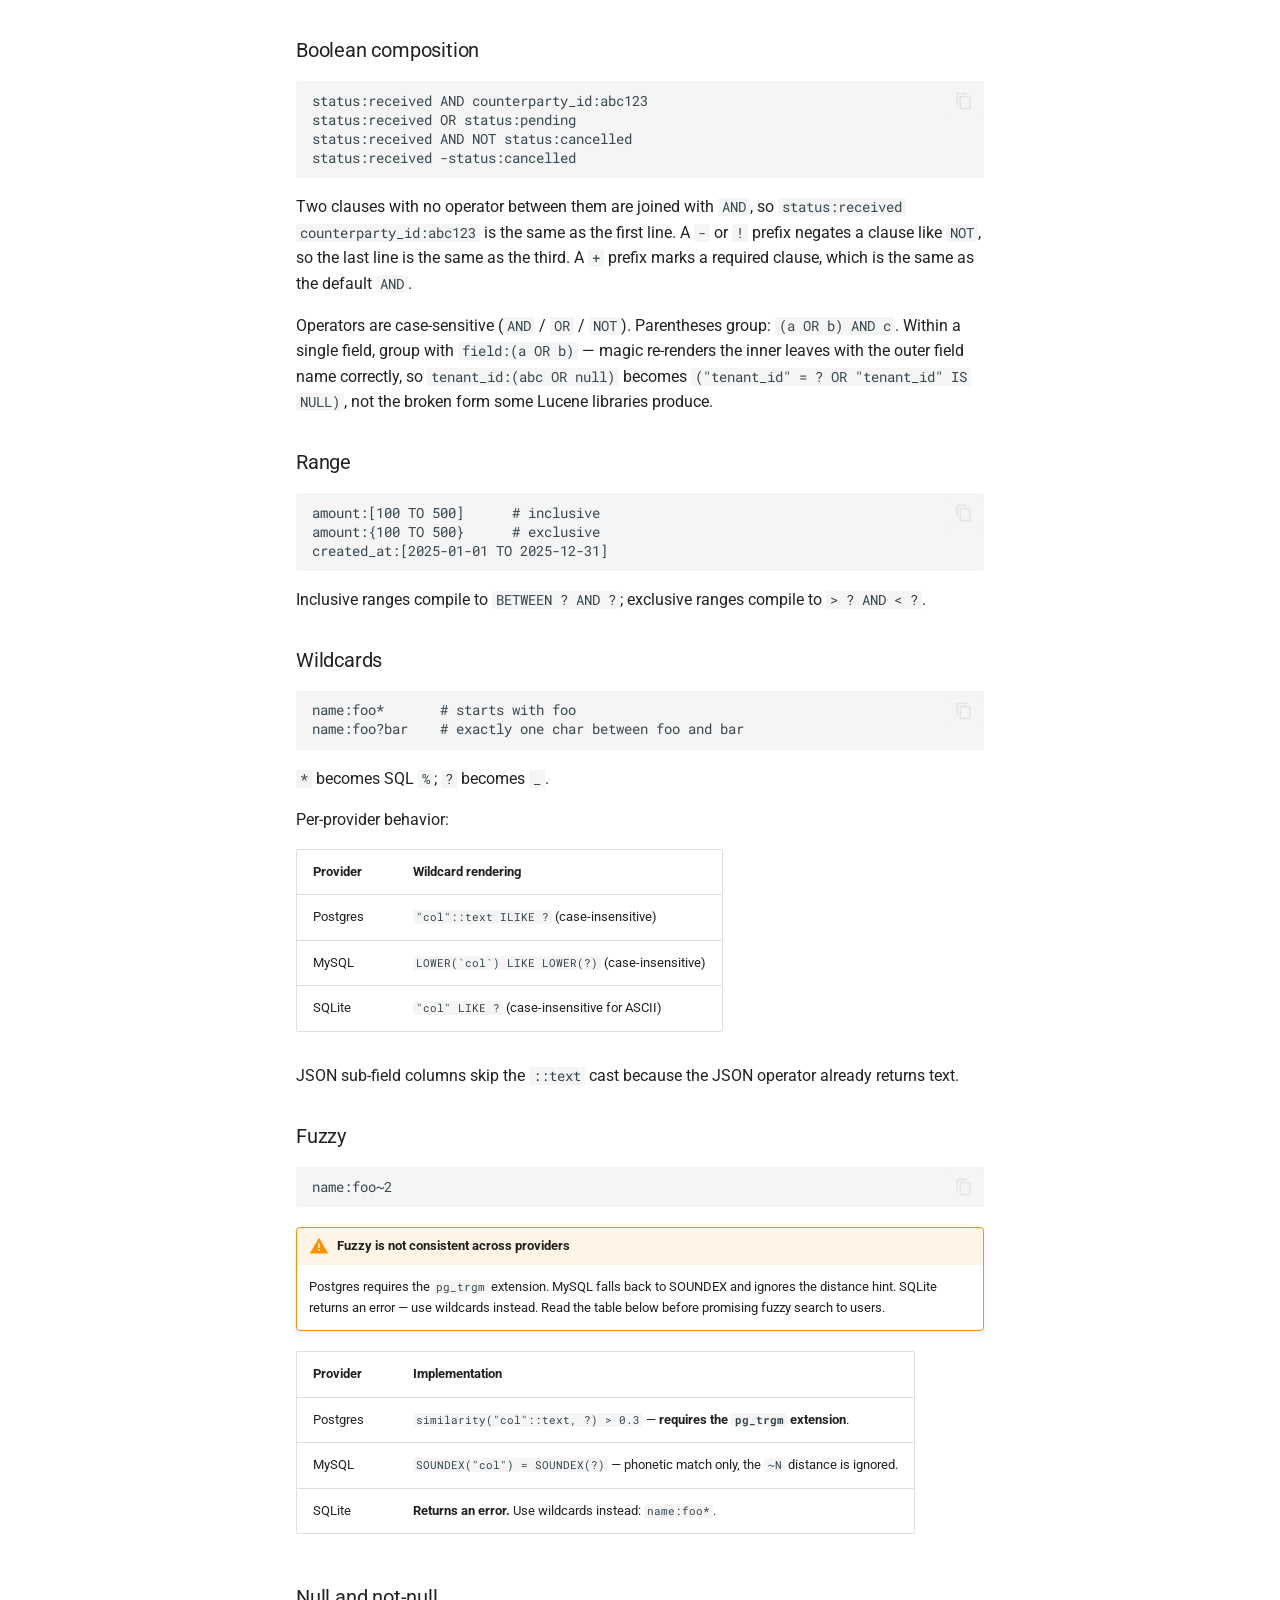
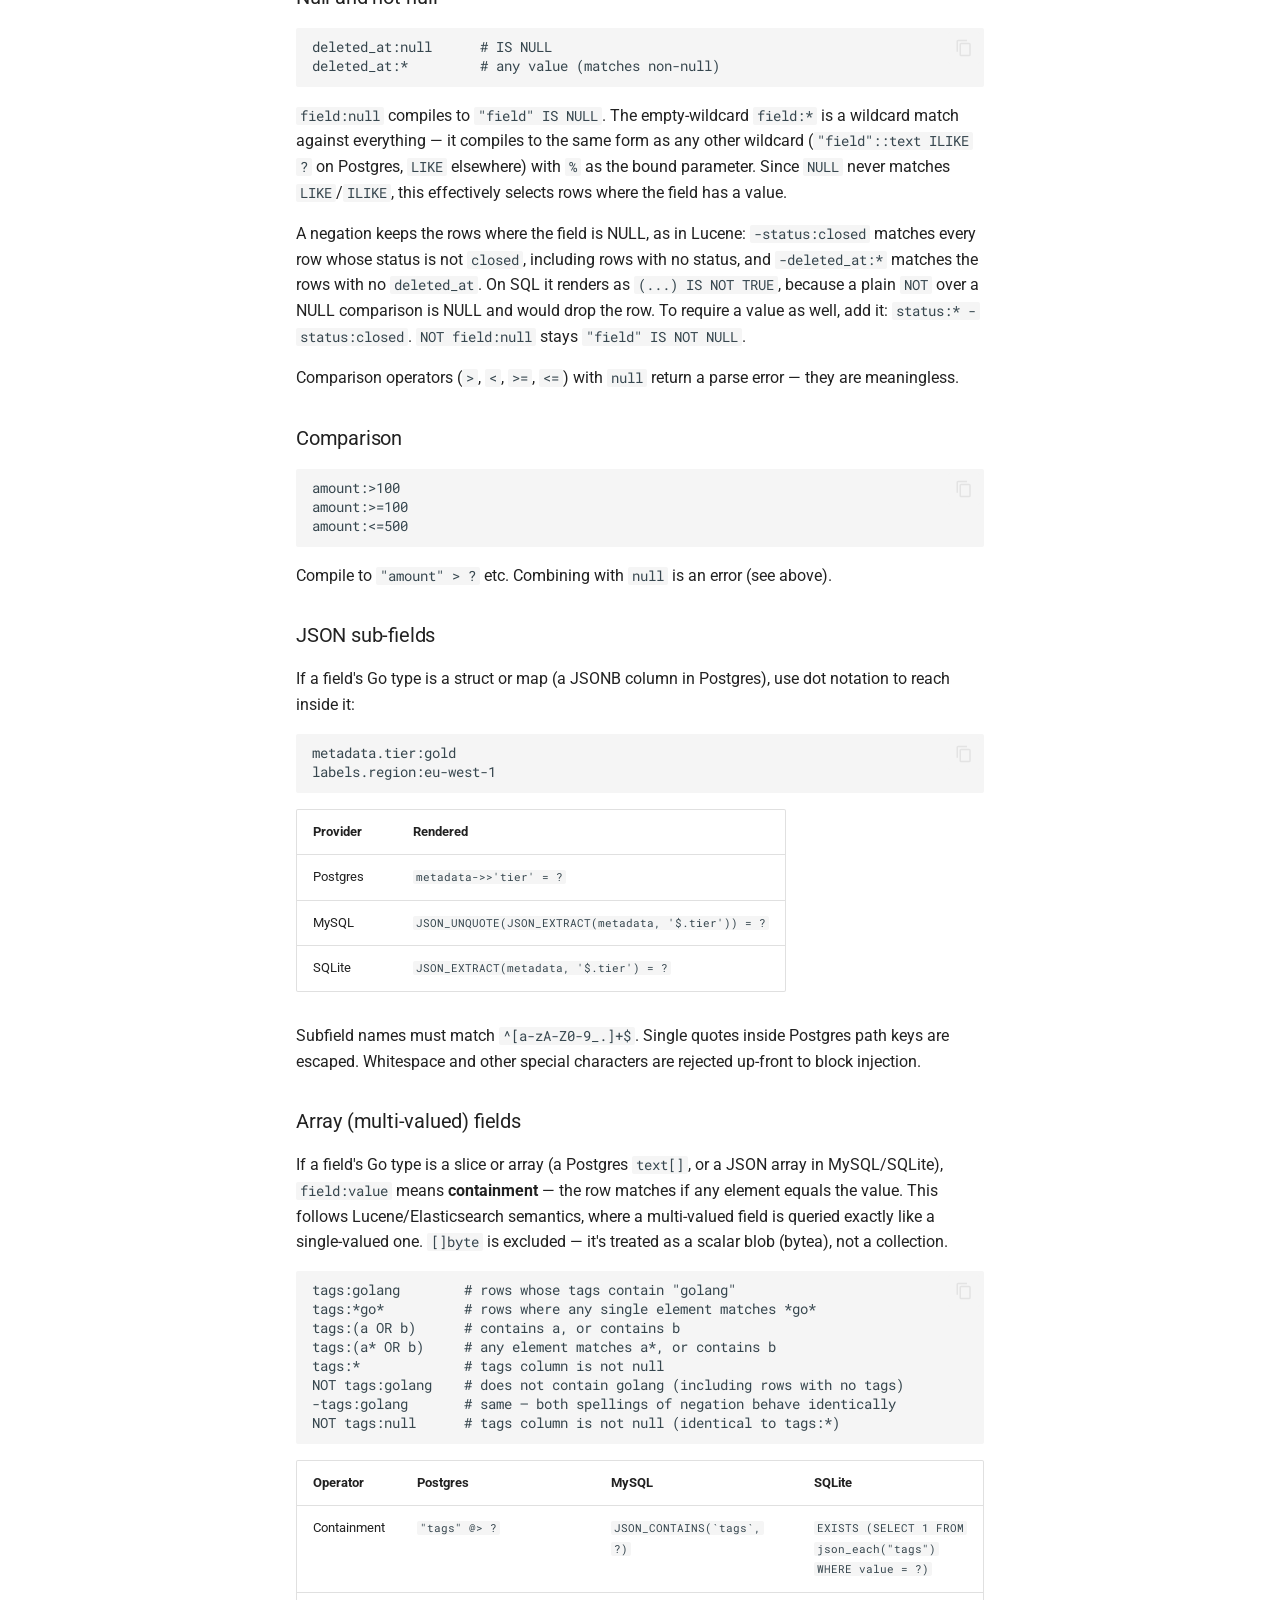
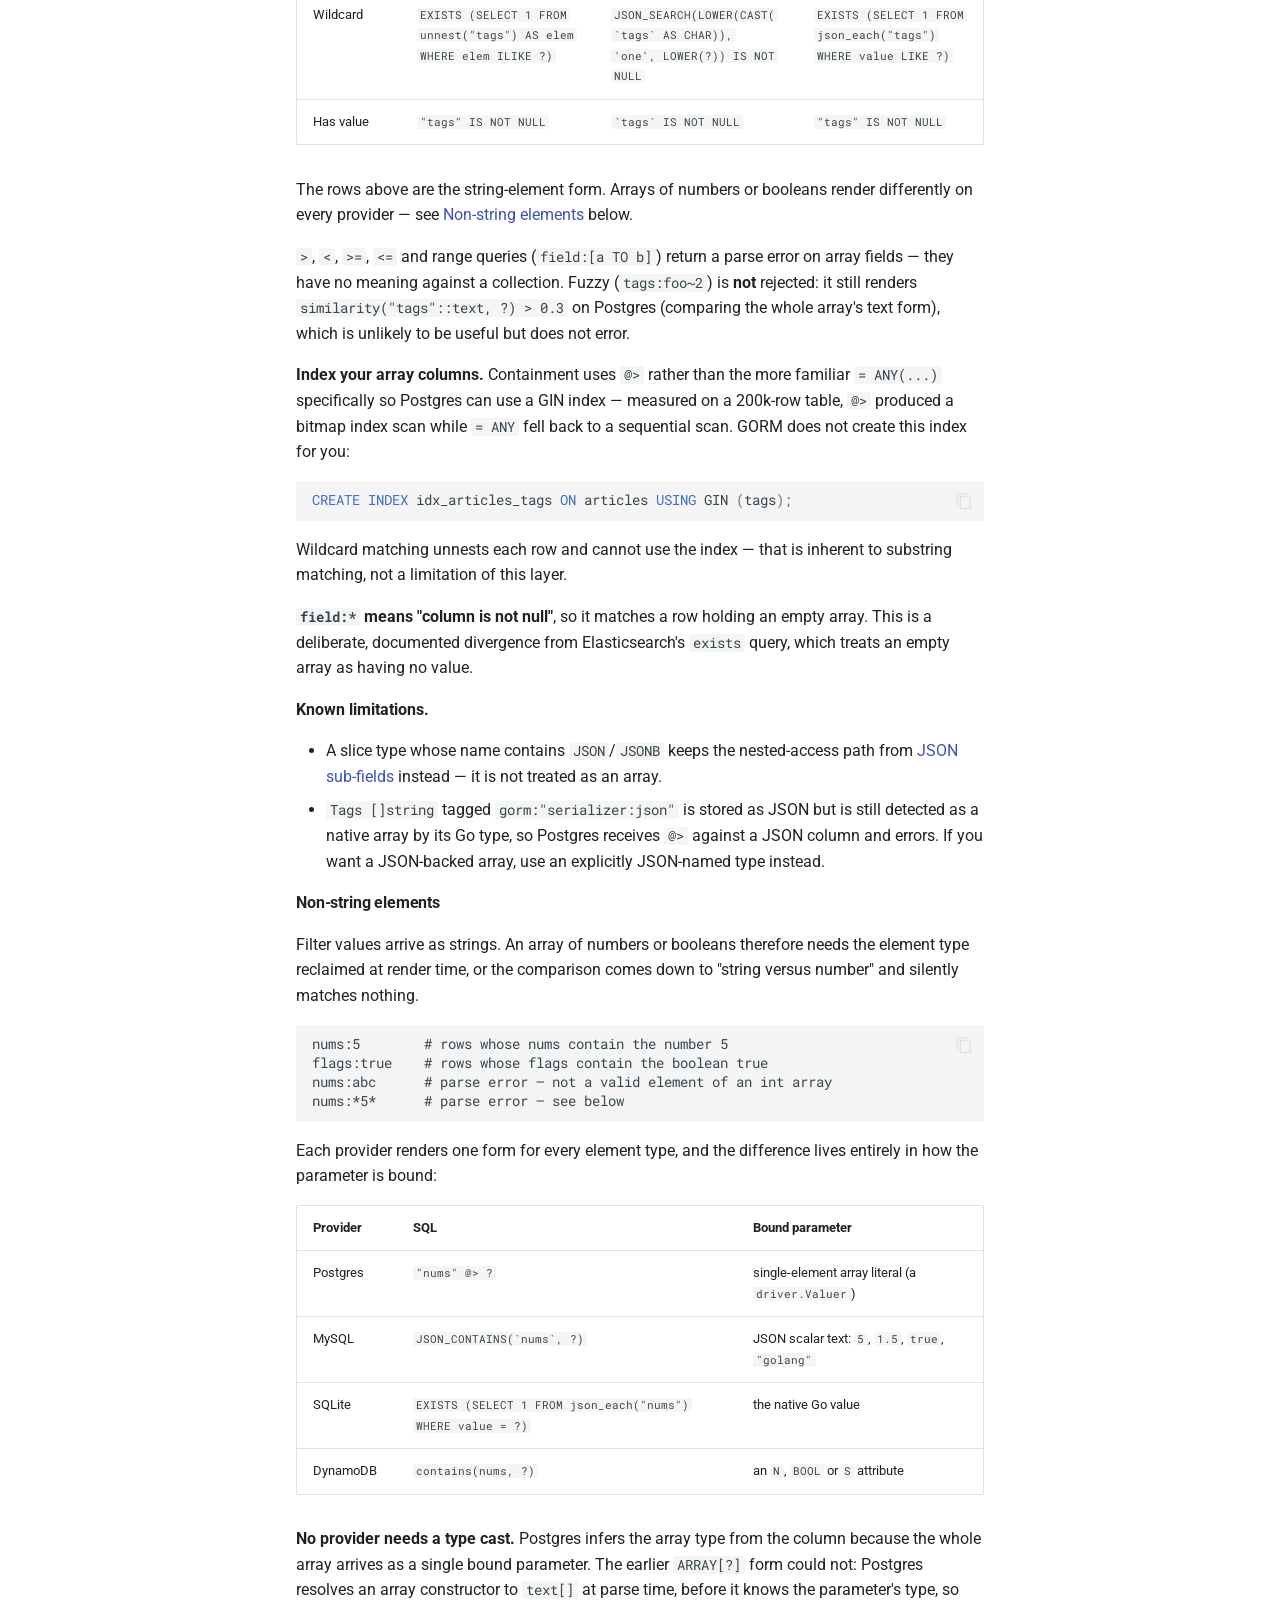
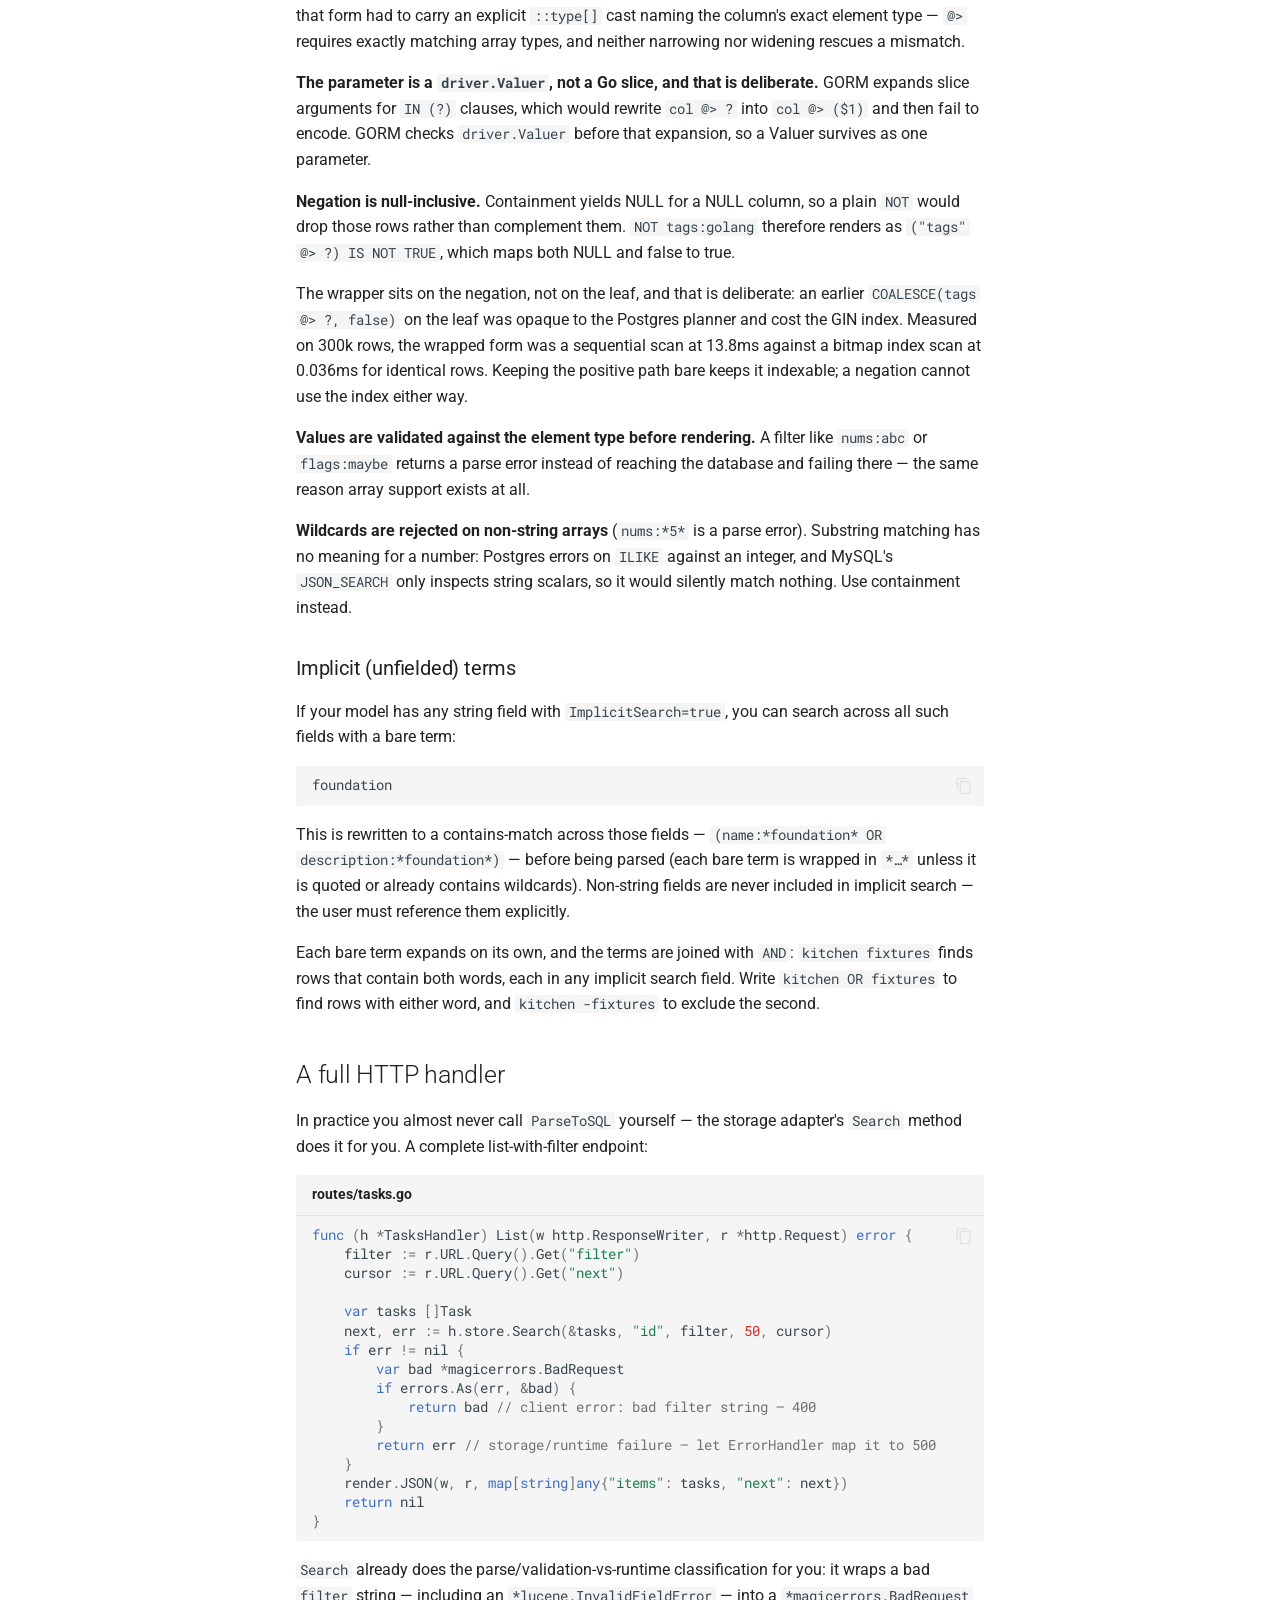
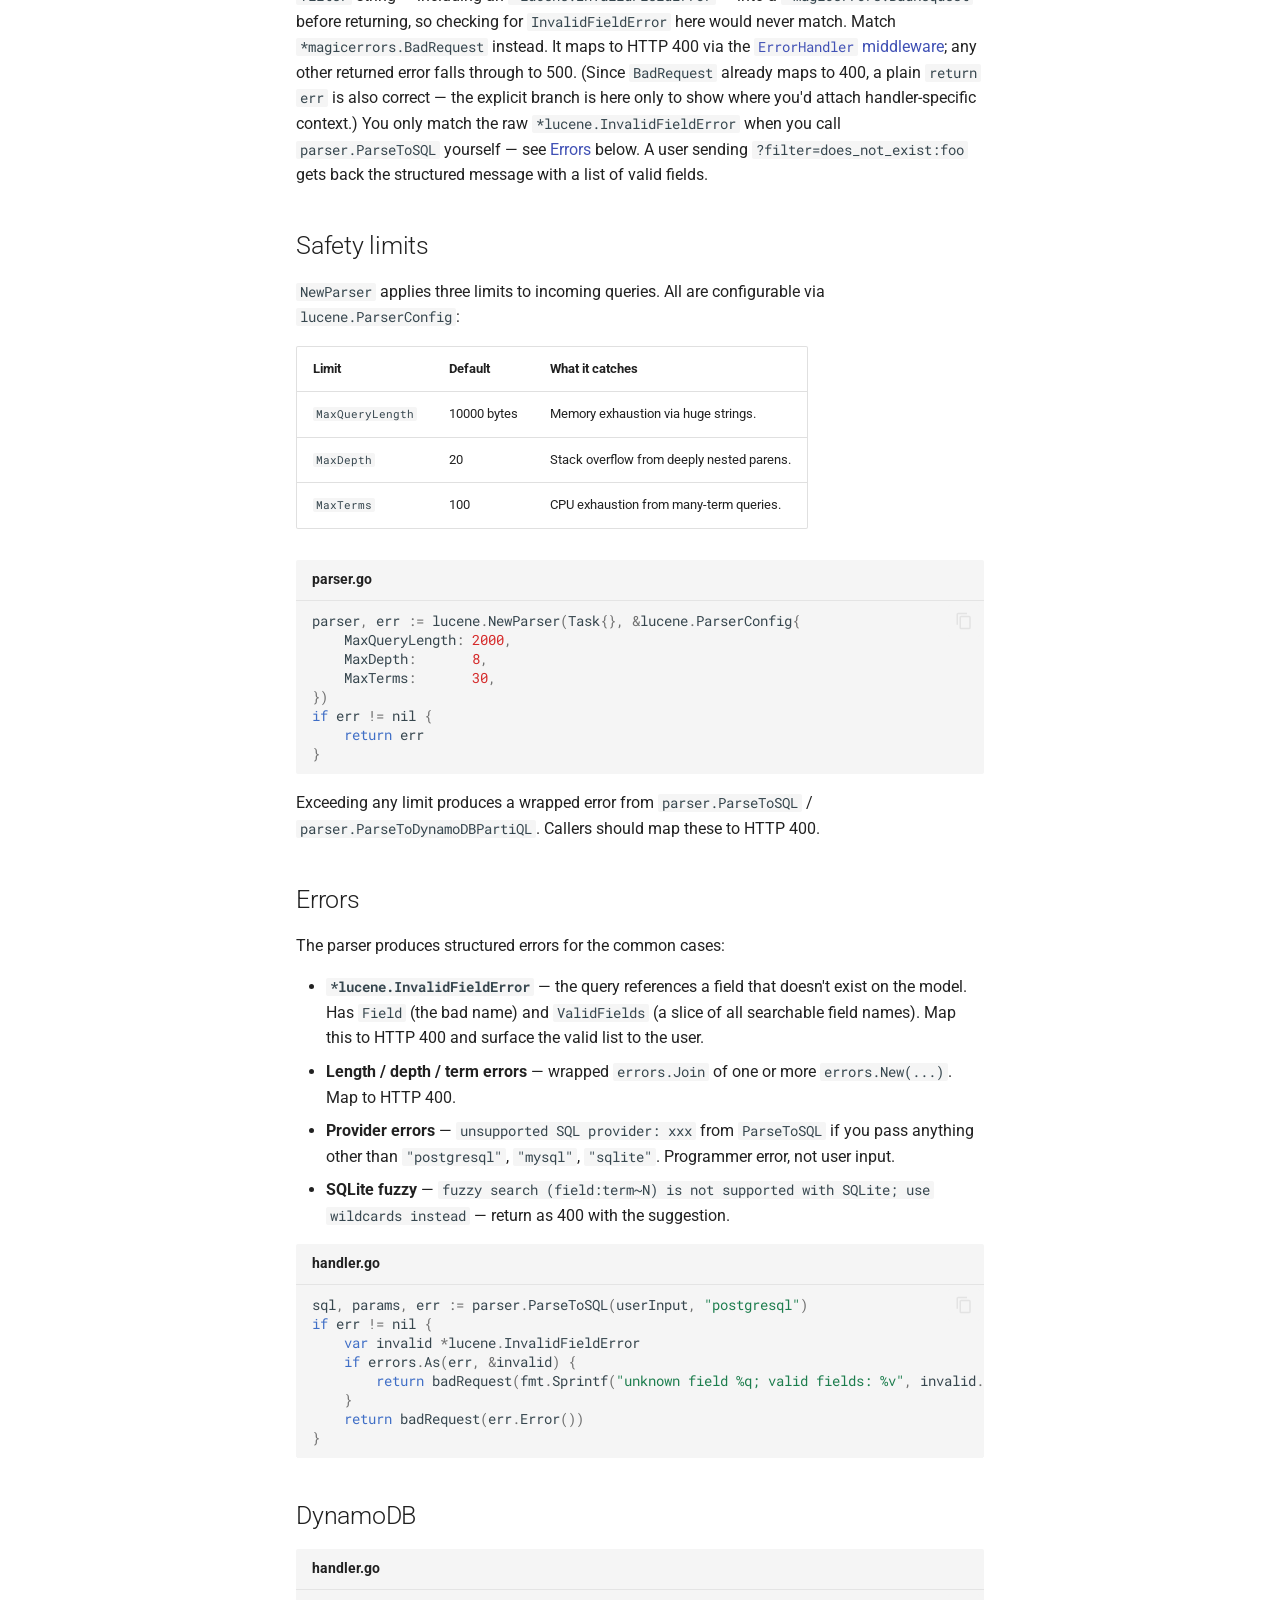
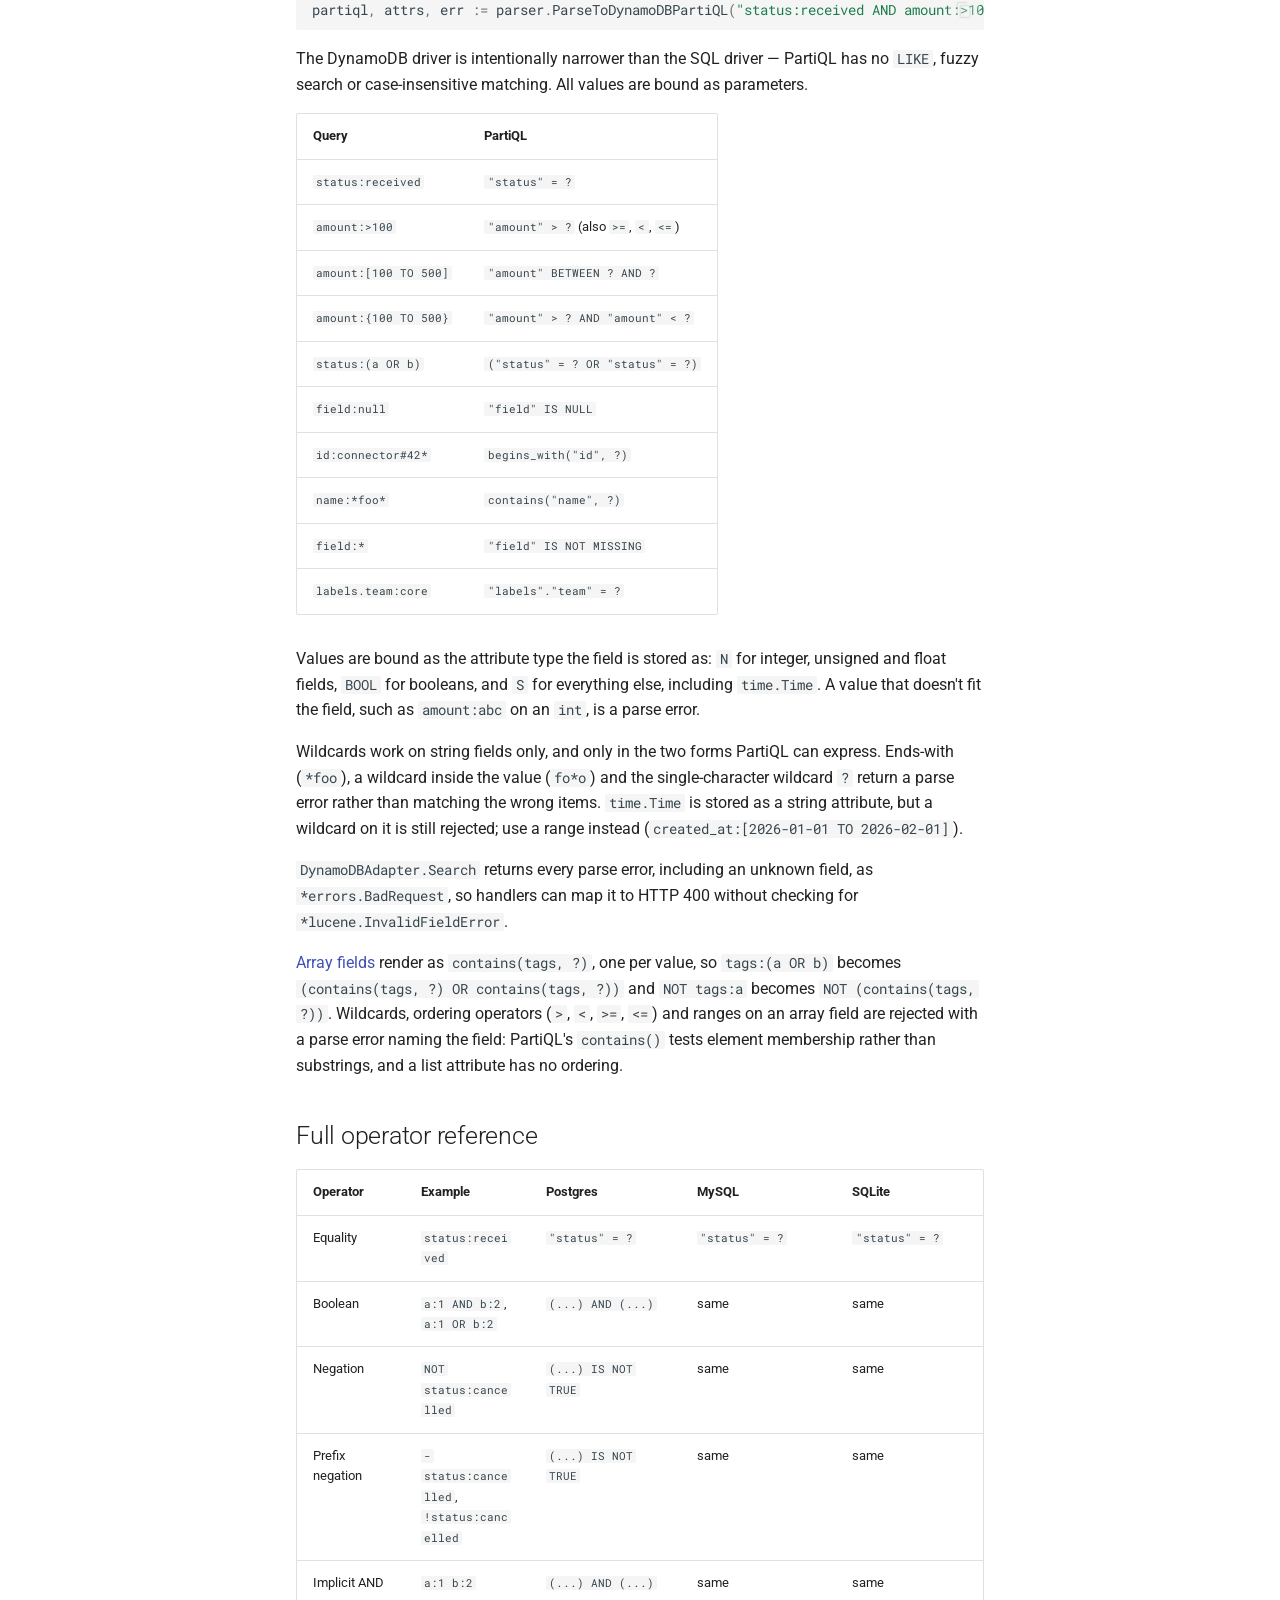
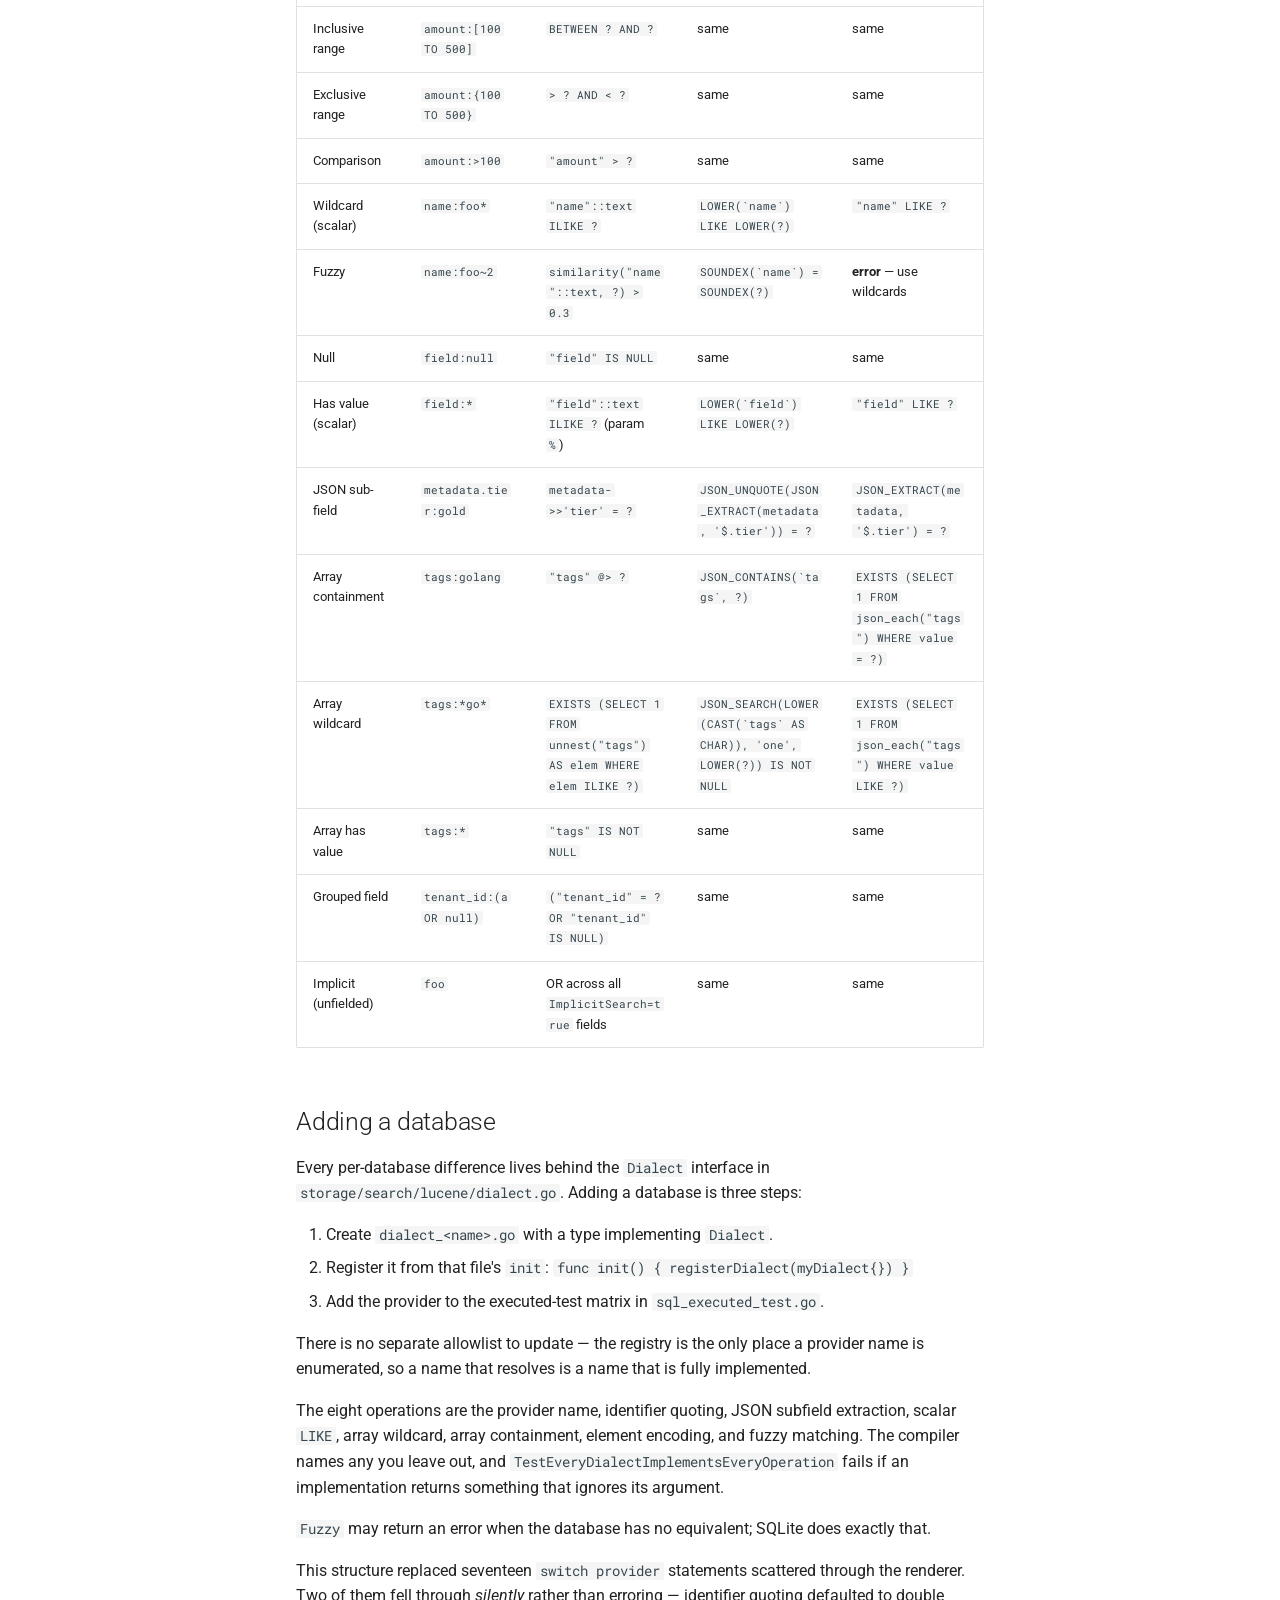
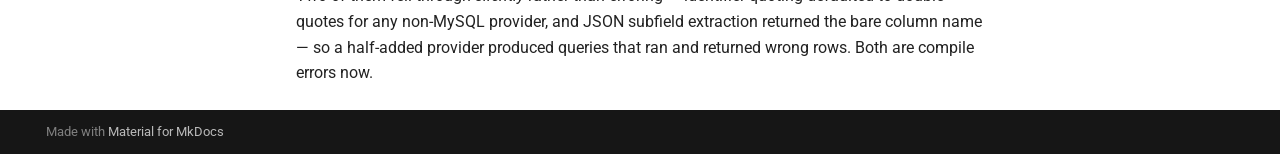
<file: main/lucene/index.html>
<!doctype html>
<html lang="en" class="no-js">
  <head>
    
      <meta charset="utf-8">
      <meta name="viewport" content="width=device-width,initial-scale=1">
      
        <meta name="description" content="Common building blocks for Go microservices, so your service code can focus on business logic.">
      
      
      
        <link rel="canonical" href="https://tink3rlabs.github.io/magic/main/lucene/">
      
      
        <link rel="prev" href="../tutorial/">
      
      
        <link rel="next" href="../storage/">
      
      
        
      
      
      <link rel="icon" href="../assets/favicon.png">
      <meta name="generator" content="mkdocs-1.6.1, mkdocs-material-9.7.7">
    
    
      
        <title>Lucene - magic</title>
      
    
    
      <link rel="stylesheet" href="../assets/stylesheets/main.ec1eaa64.min.css">
      
        
        <link rel="stylesheet" href="../assets/stylesheets/palette.ab4e12ef.min.css">
      
      


    
    
      
    
    
      
        
        
        <link rel="preconnect" href="https://fonts.gstatic.com" crossorigin>
        <link rel="stylesheet" href="https://fonts.googleapis.com/css?family=Roboto:300,300i,400,400i,700,700i%7CRoboto+Mono:400,400i,700,700i&display=fallback">
        <style>:root{--md-text-font:"Roboto";--md-code-font:"Roboto Mono"}</style>
      
    
    
    <script>__md_scope=new URL("..",location),__md_hash=e=>[...e].reduce(((e,_)=>(e<<5)-e+_.charCodeAt(0)),0),__md_get=(e,_=localStorage,t=__md_scope)=>JSON.parse(_.getItem(t.pathname+"."+e)),__md_set=(e,_,t=localStorage,a=__md_scope)=>{try{t.setItem(a.pathname+"."+e,JSON.stringify(_))}catch(e){}}</script>
    
      

    
    
  </head>
  
  
    
    
      
    
    
    
    
    <body dir="ltr" data-md-color-scheme="default" data-md-color-primary="black" data-md-color-accent="black">
  
    
    <input class="md-toggle" data-md-toggle="drawer" type="checkbox" id="__drawer" autocomplete="off">
    <input class="md-toggle" data-md-toggle="search" type="checkbox" id="__search" autocomplete="off">
    <label class="md-overlay" for="__drawer"></label>
    <div data-md-component="skip">
      
        
        <a href="#search-lucene" class="md-skip">
          Skip to content
        </a>
      
    </div>
    <div data-md-component="announce">
      
    </div>
    
      <div data-md-color-scheme="default" data-md-component="outdated" hidden>
        
      </div>
    
    
      

  

<header class="md-header md-header--shadow" data-md-component="header">
  <nav class="md-header__inner md-grid" aria-label="Header">
    <a href=".." title="magic" class="md-header__button md-logo" aria-label="magic" data-md-component="logo">
      
  
  <svg xmlns="http://www.w3.org/2000/svg" viewBox="0 0 24 24"><path d="M7.5 5.6 5 7l1.4-2.5L5 2l2.5 1.4L10 2 8.6 4.5 10 7zm12 9.8L22 14l-1.4 2.5L22 19l-2.5-1.4L17 19l1.4-2.5L17 14zM22 2l-1.4 2.5L22 7l-2.5-1.4L17 7l1.4-2.5L17 2l2.5 1.4zm-8.66 10.78 2.44-2.44-2.12-2.12-2.44 2.44zm1.03-5.49 2.34 2.34c.39.37.39 1.02 0 1.41L5.04 22.71c-.39.39-1.04.39-1.41 0l-2.34-2.34c-.39-.37-.39-1.02 0-1.41L12.96 7.29c.39-.39 1.04-.39 1.41 0"/></svg>

    </a>
    <label class="md-header__button md-icon" for="__drawer">
      
      <svg xmlns="http://www.w3.org/2000/svg" viewBox="0 0 24 24"><path d="M3 6h18v2H3zm0 5h18v2H3zm0 5h18v2H3z"/></svg>
    </label>
    <div class="md-header__title" data-md-component="header-title">
      <div class="md-header__ellipsis">
        <div class="md-header__topic">
          <span class="md-ellipsis">
            magic
          </span>
        </div>
        <div class="md-header__topic" data-md-component="header-topic">
          <span class="md-ellipsis">
            
              Lucene
            
          </span>
        </div>
      </div>
    </div>
    
      
        <form class="md-header__option" data-md-component="palette">
  
    
    
    
    <input class="md-option" data-md-color-media="(prefers-color-scheme: light)" data-md-color-scheme="default" data-md-color-primary="black" data-md-color-accent="black"  aria-label="Switch to dark mode"  type="radio" name="__palette" id="__palette_0">
    
      <label class="md-header__button md-icon" title="Switch to dark mode" for="__palette_1" hidden>
        <svg xmlns="http://www.w3.org/2000/svg" viewBox="0 0 24 24"><path d="M12 8a4 4 0 0 0-4 4 4 4 0 0 0 4 4 4 4 0 0 0 4-4 4 4 0 0 0-4-4m0 10a6 6 0 0 1-6-6 6 6 0 0 1 6-6 6 6 0 0 1 6 6 6 6 0 0 1-6 6m8-9.31V4h-4.69L12 .69 8.69 4H4v4.69L.69 12 4 15.31V20h4.69L12 23.31 15.31 20H20v-4.69L23.31 12z"/></svg>
      </label>
    
  
    
    
    
    <input class="md-option" data-md-color-media="(prefers-color-scheme: dark)" data-md-color-scheme="slate" data-md-color-primary="black" data-md-color-accent="white"  aria-label="Switch to light mode"  type="radio" name="__palette" id="__palette_1">
    
      <label class="md-header__button md-icon" title="Switch to light mode" for="__palette_0" hidden>
        <svg xmlns="http://www.w3.org/2000/svg" viewBox="0 0 24 24"><path d="M12 18c-.89 0-1.74-.2-2.5-.55C11.56 16.5 13 14.42 13 12s-1.44-4.5-3.5-5.45C10.26 6.2 11.11 6 12 6a6 6 0 0 1 6 6 6 6 0 0 1-6 6m8-9.31V4h-4.69L12 .69 8.69 4H4v4.69L.69 12 4 15.31V20h4.69L12 23.31 15.31 20H20v-4.69L23.31 12z"/></svg>
      </label>
    
  
</form>
      
    
    
      <script>var palette=__md_get("__palette");if(palette&&palette.color){if("(prefers-color-scheme)"===palette.color.media){var media=matchMedia("(prefers-color-scheme: light)"),input=document.querySelector(media.matches?"[data-md-color-media='(prefers-color-scheme: light)']":"[data-md-color-media='(prefers-color-scheme: dark)']");palette.color.media=input.getAttribute("data-md-color-media"),palette.color.scheme=input.getAttribute("data-md-color-scheme"),palette.color.primary=input.getAttribute("data-md-color-primary"),palette.color.accent=input.getAttribute("data-md-color-accent")}for(var[key,value]of Object.entries(palette.color))document.body.setAttribute("data-md-color-"+key,value)}</script>
    
    
    
      
      
        <label class="md-header__button md-icon" for="__search">
          
          <svg xmlns="http://www.w3.org/2000/svg" viewBox="0 0 24 24"><path d="M9.5 3A6.5 6.5 0 0 1 16 9.5c0 1.61-.59 3.09-1.56 4.23l.27.27h.79l5 5-1.5 1.5-5-5v-.79l-.27-.27A6.52 6.52 0 0 1 9.5 16 6.5 6.5 0 0 1 3 9.5 6.5 6.5 0 0 1 9.5 3m0 2C7 5 5 7 5 9.5S7 14 9.5 14 14 12 14 9.5 12 5 9.5 5"/></svg>
        </label>
        <div class="md-search" data-md-component="search" role="dialog">
  <label class="md-search__overlay" for="__search"></label>
  <div class="md-search__inner" role="search">
    <form class="md-search__form" name="search">
      <input type="text" class="md-search__input" name="query" aria-label="Search" placeholder="Search" autocapitalize="off" autocorrect="off" autocomplete="off" spellcheck="false" data-md-component="search-query" required>
      <label class="md-search__icon md-icon" for="__search">
        
        <svg xmlns="http://www.w3.org/2000/svg" viewBox="0 0 24 24"><path d="M9.5 3A6.5 6.5 0 0 1 16 9.5c0 1.61-.59 3.09-1.56 4.23l.27.27h.79l5 5-1.5 1.5-5-5v-.79l-.27-.27A6.52 6.52 0 0 1 9.5 16 6.5 6.5 0 0 1 3 9.5 6.5 6.5 0 0 1 9.5 3m0 2C7 5 5 7 5 9.5S7 14 9.5 14 14 12 14 9.5 12 5 9.5 5"/></svg>
        
        <svg xmlns="http://www.w3.org/2000/svg" viewBox="0 0 24 24"><path d="M20 11v2H8l5.5 5.5-1.42 1.42L4.16 12l7.92-7.92L13.5 5.5 8 11z"/></svg>
      </label>
      <nav class="md-search__options" aria-label="Search">
        
        <button type="reset" class="md-search__icon md-icon" title="Clear" aria-label="Clear" tabindex="-1">
          
          <svg xmlns="http://www.w3.org/2000/svg" viewBox="0 0 24 24"><path d="M19 6.41 17.59 5 12 10.59 6.41 5 5 6.41 10.59 12 5 17.59 6.41 19 12 13.41 17.59 19 19 17.59 13.41 12z"/></svg>
        </button>
      </nav>
      
        <div class="md-search__suggest" data-md-component="search-suggest"></div>
      
    </form>
    <div class="md-search__output">
      <div class="md-search__scrollwrap" tabindex="0" data-md-scrollfix>
        <div class="md-search-result" data-md-component="search-result">
          <div class="md-search-result__meta">
            Initializing search
          </div>
          <ol class="md-search-result__list" role="presentation"></ol>
        </div>
      </div>
    </div>
  </div>
</div>
      
    
    
      <div class="md-header__source">
        <a href="https://github.com/tink3rlabs/magic" title="Go to repository" class="md-source" data-md-component="source">
  <div class="md-source__icon md-icon">
    
    <svg xmlns="http://www.w3.org/2000/svg" viewBox="0 0 448 512"><!--! Font Awesome Free 7.1.0 by @fontawesome - https://fontawesome.com License - https://fontawesome.com/license/free (Icons: CC BY 4.0, Fonts: SIL OFL 1.1, Code: MIT License) Copyright 2025 Fonticons, Inc.--><path d="M439.6 236.1 244 40.5c-5.4-5.5-12.8-8.5-20.4-8.5s-15 3-20.4 8.4L162.5 81l51.5 51.5c27.1-9.1 52.7 16.8 43.4 43.7l49.7 49.7c34.2-11.8 61.2 31 35.5 56.7-26.5 26.5-70.2-2.9-56-37.3L240.3 199v121.9c25.3 12.5 22.3 41.8 9.1 55-6.4 6.4-15.2 10.1-24.3 10.1s-17.8-3.6-24.3-10.1c-17.6-17.6-11.1-46.9 11.2-56v-123c-20.8-8.5-24.6-30.7-18.6-45L142.6 101 8.5 235.1C3 240.6 0 247.9 0 255.5s3 15 8.5 20.4l195.6 195.7c5.4 5.4 12.7 8.4 20.4 8.4s15-3 20.4-8.4l194.7-194.7c5.4-5.4 8.4-12.8 8.4-20.4s-3-15-8.4-20.4"/></svg>
  </div>
  <div class="md-source__repository">
    tink3rlabs/magic
  </div>
</a>
      </div>
    
  </nav>
  
</header>
    
    <div class="md-container" data-md-component="container">
      
      
        
          
        
      
      <main class="md-main" data-md-component="main">
        <div class="md-main__inner md-grid">
          
            
              
              <div class="md-sidebar md-sidebar--primary" data-md-component="sidebar" data-md-type="navigation" >
                <div class="md-sidebar__scrollwrap">
                  <div class="md-sidebar__inner">
                    



<nav class="md-nav md-nav--primary" aria-label="Navigation" data-md-level="0">
  <label class="md-nav__title" for="__drawer">
    <a href=".." title="magic" class="md-nav__button md-logo" aria-label="magic" data-md-component="logo">
      
  
  <svg xmlns="http://www.w3.org/2000/svg" viewBox="0 0 24 24"><path d="M7.5 5.6 5 7l1.4-2.5L5 2l2.5 1.4L10 2 8.6 4.5 10 7zm12 9.8L22 14l-1.4 2.5L22 19l-2.5-1.4L17 19l1.4-2.5L17 14zM22 2l-1.4 2.5L22 7l-2.5-1.4L17 7l1.4-2.5L17 2l2.5 1.4zm-8.66 10.78 2.44-2.44-2.12-2.12-2.44 2.44zm1.03-5.49 2.34 2.34c.39.37.39 1.02 0 1.41L5.04 22.71c-.39.39-1.04.39-1.41 0l-2.34-2.34c-.39-.37-.39-1.02 0-1.41L12.96 7.29c.39-.39 1.04-.39 1.41 0"/></svg>

    </a>
    magic
  </label>
  
    <div class="md-nav__source">
      <a href="https://github.com/tink3rlabs/magic" title="Go to repository" class="md-source" data-md-component="source">
  <div class="md-source__icon md-icon">
    
    <svg xmlns="http://www.w3.org/2000/svg" viewBox="0 0 448 512"><!--! Font Awesome Free 7.1.0 by @fontawesome - https://fontawesome.com License - https://fontawesome.com/license/free (Icons: CC BY 4.0, Fonts: SIL OFL 1.1, Code: MIT License) Copyright 2025 Fonticons, Inc.--><path d="M439.6 236.1 244 40.5c-5.4-5.5-12.8-8.5-20.4-8.5s-15 3-20.4 8.4L162.5 81l51.5 51.5c27.1-9.1 52.7 16.8 43.4 43.7l49.7 49.7c34.2-11.8 61.2 31 35.5 56.7-26.5 26.5-70.2-2.9-56-37.3L240.3 199v121.9c25.3 12.5 22.3 41.8 9.1 55-6.4 6.4-15.2 10.1-24.3 10.1s-17.8-3.6-24.3-10.1c-17.6-17.6-11.1-46.9 11.2-56v-123c-20.8-8.5-24.6-30.7-18.6-45L142.6 101 8.5 235.1C3 240.6 0 247.9 0 255.5s3 15 8.5 20.4l195.6 195.7c5.4 5.4 12.7 8.4 20.4 8.4s15-3 20.4-8.4l194.7-194.7c5.4-5.4 8.4-12.8 8.4-20.4s-3-15-8.4-20.4"/></svg>
  </div>
  <div class="md-source__repository">
    tink3rlabs/magic
  </div>
</a>
    </div>
  
  <ul class="md-nav__list" data-md-scrollfix>
    
      
      
  
  
  
  
    <li class="md-nav__item">
      <a href=".." class="md-nav__link">
        
  
  
  <span class="md-ellipsis">
    
  
    Home
  

    
  </span>
  
  

      </a>
    </li>
  

    
      
      
  
  
  
  
    <li class="md-nav__item">
      <a href="../getting-started/" class="md-nav__link">
        
  
  
  <span class="md-ellipsis">
    
  
    Quick start
  

    
  </span>
  
  

      </a>
    </li>
  

    
      
      
  
  
  
  
    <li class="md-nav__item">
      <a href="../tutorial/" class="md-nav__link">
        
  
  
  <span class="md-ellipsis">
    
  
    Tutorial
  

    
  </span>
  
  

      </a>
    </li>
  

    
      
      
  
  
    
  
  
  
    <li class="md-nav__item md-nav__item--active">
      
      <input class="md-nav__toggle md-toggle" type="checkbox" id="__toc">
      
      
        
      
      
        <label class="md-nav__link md-nav__link--active" for="__toc">
          
  
  
  <span class="md-ellipsis">
    
  
    Lucene
  

    
  </span>
  
  

          <span class="md-nav__icon md-icon"></span>
        </label>
      
      <a href="./" class="md-nav__link md-nav__link--active">
        
  
  
  <span class="md-ellipsis">
    
  
    Lucene
  

    
  </span>
  
  

      </a>
      
        

<nav class="md-nav md-nav--secondary" aria-label="Table of contents">
  
  
  
    
  
  
    <label class="md-nav__title" for="__toc">
      <span class="md-nav__icon md-icon"></span>
      Table of contents
    </label>
    <ul class="md-nav__list" data-md-component="toc" data-md-scrollfix>
      
        <li class="md-nav__item">
  <a href="#the-two-line-setup" class="md-nav__link">
    <span class="md-ellipsis">
      
        The two-line setup
      
    </span>
  </a>
  
</li>
      
        <li class="md-nav__item">
  <a href="#operators" class="md-nav__link">
    <span class="md-ellipsis">
      
        Operators
      
    </span>
  </a>
  
    <nav class="md-nav" aria-label="Operators">
      <ul class="md-nav__list">
        
          <li class="md-nav__item">
  <a href="#equality" class="md-nav__link">
    <span class="md-ellipsis">
      
        Equality
      
    </span>
  </a>
  
</li>
        
          <li class="md-nav__item">
  <a href="#boolean-composition" class="md-nav__link">
    <span class="md-ellipsis">
      
        Boolean composition
      
    </span>
  </a>
  
</li>
        
          <li class="md-nav__item">
  <a href="#range" class="md-nav__link">
    <span class="md-ellipsis">
      
        Range
      
    </span>
  </a>
  
</li>
        
          <li class="md-nav__item">
  <a href="#wildcards" class="md-nav__link">
    <span class="md-ellipsis">
      
        Wildcards
      
    </span>
  </a>
  
</li>
        
          <li class="md-nav__item">
  <a href="#fuzzy" class="md-nav__link">
    <span class="md-ellipsis">
      
        Fuzzy
      
    </span>
  </a>
  
</li>
        
          <li class="md-nav__item">
  <a href="#null-and-not-null" class="md-nav__link">
    <span class="md-ellipsis">
      
        Null and not-null
      
    </span>
  </a>
  
</li>
        
          <li class="md-nav__item">
  <a href="#comparison" class="md-nav__link">
    <span class="md-ellipsis">
      
        Comparison
      
    </span>
  </a>
  
</li>
        
          <li class="md-nav__item">
  <a href="#json-sub-fields" class="md-nav__link">
    <span class="md-ellipsis">
      
        JSON sub-fields
      
    </span>
  </a>
  
</li>
        
          <li class="md-nav__item">
  <a href="#array-multi-valued-fields" class="md-nav__link">
    <span class="md-ellipsis">
      
        Array (multi-valued) fields
      
    </span>
  </a>
  
    <nav class="md-nav" aria-label="Array (multi-valued) fields">
      <ul class="md-nav__list">
        
          <li class="md-nav__item">
  <a href="#non-string-elements" class="md-nav__link">
    <span class="md-ellipsis">
      
        Non-string elements
      
    </span>
  </a>
  
</li>
        
      </ul>
    </nav>
  
</li>
        
          <li class="md-nav__item">
  <a href="#implicit-unfielded-terms" class="md-nav__link">
    <span class="md-ellipsis">
      
        Implicit (unfielded) terms
      
    </span>
  </a>
  
</li>
        
      </ul>
    </nav>
  
</li>
      
        <li class="md-nav__item">
  <a href="#a-full-http-handler" class="md-nav__link">
    <span class="md-ellipsis">
      
        A full HTTP handler
      
    </span>
  </a>
  
</li>
      
        <li class="md-nav__item">
  <a href="#safety-limits" class="md-nav__link">
    <span class="md-ellipsis">
      
        Safety limits
      
    </span>
  </a>
  
</li>
      
        <li class="md-nav__item">
  <a href="#errors" class="md-nav__link">
    <span class="md-ellipsis">
      
        Errors
      
    </span>
  </a>
  
</li>
      
        <li class="md-nav__item">
  <a href="#dynamodb" class="md-nav__link">
    <span class="md-ellipsis">
      
        DynamoDB
      
    </span>
  </a>
  
</li>
      
        <li class="md-nav__item">
  <a href="#full-operator-reference" class="md-nav__link">
    <span class="md-ellipsis">
      
        Full operator reference
      
    </span>
  </a>
  
</li>
      
        <li class="md-nav__item">
  <a href="#adding-a-database" class="md-nav__link">
    <span class="md-ellipsis">
      
        Adding a database
      
    </span>
  </a>
  
</li>
      
    </ul>
  
</nav>
      
    </li>
  

    
      
      
  
  
  
  
    <li class="md-nav__item">
      <a href="../storage/" class="md-nav__link">
        
  
  
  <span class="md-ellipsis">
    
  
    Storage
  

    
  </span>
  
  

      </a>
    </li>
  

    
      
      
  
  
  
  
    <li class="md-nav__item">
      <a href="../observability/" class="md-nav__link">
        
  
  
  <span class="md-ellipsis">
    
  
    Observability
  

    
  </span>
  
  

      </a>
    </li>
  

    
      
      
  
  
  
  
    <li class="md-nav__item">
      <a href="../contributing/" class="md-nav__link">
        
  
  
  <span class="md-ellipsis">
    
  
    Contributing
  

    
  </span>
  
  

      </a>
    </li>
  

    
  </ul>
</nav>
                  </div>
                </div>
              </div>
            
            
              
              <div class="md-sidebar md-sidebar--secondary" data-md-component="sidebar" data-md-type="toc" >
                <div class="md-sidebar__scrollwrap">
                  <div class="md-sidebar__inner">
                    

<nav class="md-nav md-nav--secondary" aria-label="Table of contents">
  
  
  
    
  
  
    <label class="md-nav__title" for="__toc">
      <span class="md-nav__icon md-icon"></span>
      Table of contents
    </label>
    <ul class="md-nav__list" data-md-component="toc" data-md-scrollfix>
      
        <li class="md-nav__item">
  <a href="#the-two-line-setup" class="md-nav__link">
    <span class="md-ellipsis">
      
        The two-line setup
      
    </span>
  </a>
  
</li>
      
        <li class="md-nav__item">
  <a href="#operators" class="md-nav__link">
    <span class="md-ellipsis">
      
        Operators
      
    </span>
  </a>
  
    <nav class="md-nav" aria-label="Operators">
      <ul class="md-nav__list">
        
          <li class="md-nav__item">
  <a href="#equality" class="md-nav__link">
    <span class="md-ellipsis">
      
        Equality
      
    </span>
  </a>
  
</li>
        
          <li class="md-nav__item">
  <a href="#boolean-composition" class="md-nav__link">
    <span class="md-ellipsis">
      
        Boolean composition
      
    </span>
  </a>
  
</li>
        
          <li class="md-nav__item">
  <a href="#range" class="md-nav__link">
    <span class="md-ellipsis">
      
        Range
      
    </span>
  </a>
  
</li>
        
          <li class="md-nav__item">
  <a href="#wildcards" class="md-nav__link">
    <span class="md-ellipsis">
      
        Wildcards
      
    </span>
  </a>
  
</li>
        
          <li class="md-nav__item">
  <a href="#fuzzy" class="md-nav__link">
    <span class="md-ellipsis">
      
        Fuzzy
      
    </span>
  </a>
  
</li>
        
          <li class="md-nav__item">
  <a href="#null-and-not-null" class="md-nav__link">
    <span class="md-ellipsis">
      
        Null and not-null
      
    </span>
  </a>
  
</li>
        
          <li class="md-nav__item">
  <a href="#comparison" class="md-nav__link">
    <span class="md-ellipsis">
      
        Comparison
      
    </span>
  </a>
  
</li>
        
          <li class="md-nav__item">
  <a href="#json-sub-fields" class="md-nav__link">
    <span class="md-ellipsis">
      
        JSON sub-fields
      
    </span>
  </a>
  
</li>
        
          <li class="md-nav__item">
  <a href="#array-multi-valued-fields" class="md-nav__link">
    <span class="md-ellipsis">
      
        Array (multi-valued) fields
      
    </span>
  </a>
  
    <nav class="md-nav" aria-label="Array (multi-valued) fields">
      <ul class="md-nav__list">
        
          <li class="md-nav__item">
  <a href="#non-string-elements" class="md-nav__link">
    <span class="md-ellipsis">
      
        Non-string elements
      
    </span>
  </a>
  
</li>
        
      </ul>
    </nav>
  
</li>
        
          <li class="md-nav__item">
  <a href="#implicit-unfielded-terms" class="md-nav__link">
    <span class="md-ellipsis">
      
        Implicit (unfielded) terms
      
    </span>
  </a>
  
</li>
        
      </ul>
    </nav>
  
</li>
      
        <li class="md-nav__item">
  <a href="#a-full-http-handler" class="md-nav__link">
    <span class="md-ellipsis">
      
        A full HTTP handler
      
    </span>
  </a>
  
</li>
      
        <li class="md-nav__item">
  <a href="#safety-limits" class="md-nav__link">
    <span class="md-ellipsis">
      
        Safety limits
      
    </span>
  </a>
  
</li>
      
        <li class="md-nav__item">
  <a href="#errors" class="md-nav__link">
    <span class="md-ellipsis">
      
        Errors
      
    </span>
  </a>
  
</li>
      
        <li class="md-nav__item">
  <a href="#dynamodb" class="md-nav__link">
    <span class="md-ellipsis">
      
        DynamoDB
      
    </span>
  </a>
  
</li>
      
        <li class="md-nav__item">
  <a href="#full-operator-reference" class="md-nav__link">
    <span class="md-ellipsis">
      
        Full operator reference
      
    </span>
  </a>
  
</li>
      
        <li class="md-nav__item">
  <a href="#adding-a-database" class="md-nav__link">
    <span class="md-ellipsis">
      
        Adding a database
      
    </span>
  </a>
  
</li>
      
    </ul>
  
</nav>
                  </div>
                </div>
              </div>
            
          
          
            <div class="md-content" data-md-component="content">
              
              <article class="md-content__inner md-typeset">
                
                  


  
    <a href="https://github.com/tink3rlabs/magic/edit/main/docs/lucene.md" title="Edit this page" class="md-content__button md-icon" rel="edit">
      
      <svg xmlns="http://www.w3.org/2000/svg" viewBox="0 0 24 24"><path d="M10 20H6V4h7v5h5v3.1l2-2V8l-6-6H6c-1.1 0-2 .9-2 2v16c0 1.1.9 2 2 2h4zm10.2-7c.1 0 .3.1.4.2l1.3 1.3c.2.2.2.6 0 .8l-1 1-2.1-2.1 1-1c.1-.1.2-.2.4-.2m0 3.9L14.1 23H12v-2.1l6.1-6.1z"/></svg>
    </a>
  
  
    
      
    
    <a href="https://github.com/tink3rlabs/magic/raw/main/docs/lucene.md" title="View source of this page" class="md-content__button md-icon">
      
      <svg xmlns="http://www.w3.org/2000/svg" viewBox="0 0 24 24"><path d="M17 18c.56 0 1 .44 1 1s-.44 1-1 1-1-.44-1-1 .44-1 1-1m0-3c-2.73 0-5.06 1.66-6 4 .94 2.34 3.27 4 6 4s5.06-1.66 6-4c-.94-2.34-3.27-4-6-4m0 6.5a2.5 2.5 0 0 1-2.5-2.5 2.5 2.5 0 0 1 2.5-2.5 2.5 2.5 0 0 1 2.5 2.5 2.5 2.5 0 0 1-2.5 2.5M9.27 20H6V4h7v5h5v4.07c.7.08 1.36.25 2 .49V8l-6-6H6a2 2 0 0 0-2 2v16a2 2 0 0 0 2 2h4.5a8.2 8.2 0 0 1-1.23-2"/></svg>
    </a>
  


<h1 id="search-lucene">Search (Lucene)<a class="headerlink" href="#search-lucene" title="Permanent link">&para;</a></h1>
<p>You expose a single <code>filter=</code> query parameter on every list endpoint. The value is a <a href="https://lucene.apache.org/core/2_9_4/queryparsersyntax.html">Lucene query string</a> that magic compiles to safe, parameterized SQL or DynamoDB PartiQL. No string-concatenated values anywhere — wildcards and JSON path keys are validated and parameterized.</p>
<h2 id="the-two-line-setup">The two-line setup<a class="headerlink" href="#the-two-line-setup" title="Permanent link">&para;</a></h2>
<div class="highlight"><span class="filename">parser.go</span><pre><span></span><code><a id="__codelineno-0-1" name="__codelineno-0-1" href="#__codelineno-0-1"></a><span class="nx">parser</span><span class="p">,</span><span class="w"> </span><span class="nx">err</span><span class="w"> </span><span class="o">:=</span><span class="w"> </span><span class="nx">lucene</span><span class="p">.</span><span class="nx">NewParser</span><span class="p">(</span><span class="nx">Task</span><span class="p">{})</span>
<a id="__codelineno-0-2" name="__codelineno-0-2" href="#__codelineno-0-2"></a><span class="k">if</span><span class="w"> </span><span class="nx">err</span><span class="w"> </span><span class="o">!=</span><span class="w"> </span><span class="kc">nil</span><span class="w"> </span><span class="p">{</span>
<a id="__codelineno-0-3" name="__codelineno-0-3" href="#__codelineno-0-3"></a><span class="w">    </span><span class="k">return</span><span class="w"> </span><span class="nx">err</span>
<a id="__codelineno-0-4" name="__codelineno-0-4" href="#__codelineno-0-4"></a><span class="p">}</span>
<a id="__codelineno-0-5" name="__codelineno-0-5" href="#__codelineno-0-5"></a><span class="nx">sql</span><span class="p">,</span><span class="w"> </span><span class="nx">params</span><span class="p">,</span><span class="w"> </span><span class="nx">err</span><span class="w"> </span><span class="o">:=</span><span class="w"> </span><span class="nx">parser</span><span class="p">.</span><span class="nx">ParseToSQL</span><span class="p">(</span><span class="s">"status:received AND amount:[100 TO 500]"</span><span class="p">,</span><span class="w"> </span><span class="s">"postgresql"</span><span class="p">)</span>
<a id="__codelineno-0-6" name="__codelineno-0-6" href="#__codelineno-0-6"></a><span class="c1">// sql:    "(\"status\" = ?) AND (\"amount\" BETWEEN ? AND ?)"</span>
<a id="__codelineno-0-7" name="__codelineno-0-7" href="#__codelineno-0-7"></a><span class="c1">// params: []any{"received", "100", "500"}</span>
</code></pre></div>
<p><code>ParseToSQL</code> returns <code>?</code> placeholders for every provider; GORM's Postgres driver rewrites them to <code>$1, $2, …</code> when it executes the query.</p>
<p>The same parser drives the storage adapter's <code>Search</code> method, so most code never calls <code>ParseToSQL</code> directly — you just pass the user's filter string through.</p>
<p><code>NewParser</code> introspects the model struct once. Only fields with a <code>json</code> tag are searchable; <code>json:"-"</code> and untagged fields are excluded. The field's Go type controls how you query it:</p>
<table>
<thead>
<tr>
<th>Go type</th>
<th><code>ImplicitSearch</code>?</th>
<th>Notes</th>
</tr>
</thead>
<tbody>
<tr>
<td><code>string</code></td>
<td>yes</td>
<td>Matched by bare terms like <code>foo</code> (across all string fields).</td>
</tr>
<tr>
<td><code>int</code>, <code>float64</code>, <code>time.Time</code>, <code>uuid.UUID</code></td>
<td>no</td>
<td>Must be referenced explicitly: <code>created_at:[X TO Y]</code>.</td>
</tr>
<tr>
<td>Map / struct (JSONB)</td>
<td>no</td>
<td>Reachable via <code>field.subfield</code> syntax (see <a href="#json-sub-fields">JSON paths</a>).</td>
</tr>
<tr>
<td>Slice / array (<code>text[]</code>, JSON array)</td>
<td>no</td>
<td>Multi-valued; <code>field:value</code> means containment (see <a href="#array-multi-valued-fields">Array fields</a>).</td>
</tr>
</tbody>
</table>
<p>Field names in the query are the JSON tag, not the Go field name. The generated SQL uses the column GORM reads: a field tagged <code>json:"amount" gorm:"column:total_amount"</code> is queried as <code>amount:100</code> and rendered as <code>"total_amount" = ?</code>. Fields GORM never reads from a column (<code>gorm:"-"</code>, <code>gorm:"-:all"</code>) are rejected as unknown fields by <code>ParseToSQL</code>; <code>ParseToDynamoDBPartiQL</code> ignores GORM tags.</p>
<h2 id="operators">Operators<a class="headerlink" href="#operators" title="Permanent link">&para;</a></h2>
<p>All operators below have been verified against <code>storage/search/lucene/sql_driver.go</code>. Behavior that differs between providers is called out explicitly.</p>
<h3 id="equality">Equality<a class="headerlink" href="#equality" title="Permanent link">&para;</a></h3>
<div class="highlight"><pre><span></span><code><a id="__codelineno-1-1" name="__codelineno-1-1" href="#__codelineno-1-1"></a>status:received
</code></pre></div>
<p>Compiles to <code>"status" = ?</code>. Values may be unquoted (<code>foo</code>), quoted (<code>"foo bar"</code>), numeric (<code>42</code>), or boolean (<code>true</code>).</p>
<h3 id="boolean-composition">Boolean composition<a class="headerlink" href="#boolean-composition" title="Permanent link">&para;</a></h3>
<div class="highlight"><pre><span></span><code><a id="__codelineno-2-1" name="__codelineno-2-1" href="#__codelineno-2-1"></a>status:received AND counterparty_id:abc123
<a id="__codelineno-2-2" name="__codelineno-2-2" href="#__codelineno-2-2"></a>status:received OR status:pending
<a id="__codelineno-2-3" name="__codelineno-2-3" href="#__codelineno-2-3"></a>status:received AND NOT status:cancelled
<a id="__codelineno-2-4" name="__codelineno-2-4" href="#__codelineno-2-4"></a>status:received -status:cancelled
</code></pre></div>
<p>Two clauses with no operator between them are joined with <code>AND</code>, so <code>status:received counterparty_id:abc123</code> is the same as the first line. A <code>-</code> or <code>!</code> prefix negates a clause like <code>NOT</code>, so the last line is the same as the third. A <code>+</code> prefix marks a required clause, which is the same as the default <code>AND</code>.</p>
<p>Operators are case-sensitive (<code>AND</code> / <code>OR</code> / <code>NOT</code>). Parentheses group: <code>(a OR b) AND c</code>. Within a single field, group with <code>field:(a OR b)</code> — magic re-renders the inner leaves with the outer field name correctly, so <code>tenant_id:(abc OR null)</code> becomes <code>("tenant_id" = ? OR "tenant_id" IS NULL)</code>, not the broken form some Lucene libraries produce.</p>
<h3 id="range">Range<a class="headerlink" href="#range" title="Permanent link">&para;</a></h3>
<div class="highlight"><pre><span></span><code><a id="__codelineno-3-1" name="__codelineno-3-1" href="#__codelineno-3-1"></a>amount:[100 TO 500]      # inclusive
<a id="__codelineno-3-2" name="__codelineno-3-2" href="#__codelineno-3-2"></a>amount:{100 TO 500}      # exclusive
<a id="__codelineno-3-3" name="__codelineno-3-3" href="#__codelineno-3-3"></a>created_at:[2025-01-01 TO 2025-12-31]
</code></pre></div>
<p>Inclusive ranges compile to <code>BETWEEN ? AND ?</code>; exclusive ranges compile to <code>&gt; ? AND &lt; ?</code>.</p>
<h3 id="wildcards">Wildcards<a class="headerlink" href="#wildcards" title="Permanent link">&para;</a></h3>
<div class="highlight"><pre><span></span><code><a id="__codelineno-4-1" name="__codelineno-4-1" href="#__codelineno-4-1"></a>name:foo*       # starts with foo
<a id="__codelineno-4-2" name="__codelineno-4-2" href="#__codelineno-4-2"></a>name:foo?bar    # exactly one char between foo and bar
</code></pre></div>
<p><code>*</code> becomes SQL <code>%</code>; <code>?</code> becomes <code>_</code>.</p>
<p>Per-provider behavior:</p>
<table>
<thead>
<tr>
<th>Provider</th>
<th>Wildcard rendering</th>
</tr>
</thead>
<tbody>
<tr>
<td>Postgres</td>
<td><code>"col"::text ILIKE ?</code> (case-insensitive)</td>
</tr>
<tr>
<td>MySQL</td>
<td><code>LOWER(`col`) LIKE LOWER(?)</code> (case-insensitive)</td>
</tr>
<tr>
<td>SQLite</td>
<td><code>"col" LIKE ?</code> (case-insensitive for ASCII)</td>
</tr>
</tbody>
</table>
<p>JSON sub-field columns skip the <code>::text</code> cast because the JSON operator already returns text.</p>
<h3 id="fuzzy">Fuzzy<a class="headerlink" href="#fuzzy" title="Permanent link">&para;</a></h3>
<div class="highlight"><pre><span></span><code><a id="__codelineno-5-1" name="__codelineno-5-1" href="#__codelineno-5-1"></a>name:foo~2
</code></pre></div>
<div class="admonition warning">
<p class="admonition-title">Fuzzy is not consistent across providers</p>
<p>Postgres requires the <code>pg_trgm</code> extension. MySQL falls back to SOUNDEX and ignores the distance hint. SQLite returns an error — use wildcards instead. Read the table below before promising fuzzy search to users.</p>
</div>
<table>
<thead>
<tr>
<th>Provider</th>
<th>Implementation</th>
</tr>
</thead>
<tbody>
<tr>
<td>Postgres</td>
<td><code>similarity("col"::text, ?) &gt; 0.3</code> — <strong>requires the <code>pg_trgm</code> extension</strong>.</td>
</tr>
<tr>
<td>MySQL</td>
<td><code>SOUNDEX("col") = SOUNDEX(?)</code> — phonetic match only, the <code>~N</code> distance is ignored.</td>
</tr>
<tr>
<td>SQLite</td>
<td><strong>Returns an error.</strong> Use wildcards instead: <code>name:foo*</code>.</td>
</tr>
</tbody>
</table>
<h3 id="null-and-not-null">Null and not-null<a class="headerlink" href="#null-and-not-null" title="Permanent link">&para;</a></h3>
<div class="highlight"><pre><span></span><code><a id="__codelineno-6-1" name="__codelineno-6-1" href="#__codelineno-6-1"></a>deleted_at:null      # IS NULL
<a id="__codelineno-6-2" name="__codelineno-6-2" href="#__codelineno-6-2"></a>deleted_at:*         # any value (matches non-null)
</code></pre></div>
<p><code>field:null</code> compiles to <code>"field" IS NULL</code>. The empty-wildcard <code>field:*</code> is a wildcard match against everything — it compiles to the same form as any other wildcard (<code>"field"::text ILIKE ?</code> on Postgres, <code>LIKE</code> elsewhere) with <code>%</code> as the bound parameter. Since <code>NULL</code> never matches <code>LIKE</code>/<code>ILIKE</code>, this effectively selects rows where the field has a value.</p>
<p>A negation keeps the rows where the field is NULL, as in Lucene: <code>-status:closed</code> matches every row whose status is not <code>closed</code>, including rows with no status, and <code>-deleted_at:*</code> matches the rows with no <code>deleted_at</code>. On SQL it renders as <code>(...) IS NOT TRUE</code>, because a plain <code>NOT</code> over a NULL comparison is NULL and would drop the row. To require a value as well, add it: <code>status:* -status:closed</code>. <code>NOT field:null</code> stays <code>"field" IS NOT NULL</code>.</p>
<p>Comparison operators (<code>&gt;</code>, <code>&lt;</code>, <code>&gt;=</code>, <code>&lt;=</code>) with <code>null</code> return a parse error — they are meaningless.</p>
<h3 id="comparison">Comparison<a class="headerlink" href="#comparison" title="Permanent link">&para;</a></h3>
<div class="highlight"><pre><span></span><code><a id="__codelineno-7-1" name="__codelineno-7-1" href="#__codelineno-7-1"></a>amount:&gt;100
<a id="__codelineno-7-2" name="__codelineno-7-2" href="#__codelineno-7-2"></a>amount:&gt;=100
<a id="__codelineno-7-3" name="__codelineno-7-3" href="#__codelineno-7-3"></a>amount:&lt;=500
</code></pre></div>
<p>Compile to <code>"amount" &gt; ?</code> etc. Combining with <code>null</code> is an error (see above).</p>
<h3 id="json-sub-fields">JSON sub-fields<a class="headerlink" href="#json-sub-fields" title="Permanent link">&para;</a></h3>
<p>If a field's Go type is a struct or map (a JSONB column in Postgres), use dot notation to reach inside it:</p>
<div class="highlight"><pre><span></span><code><a id="__codelineno-8-1" name="__codelineno-8-1" href="#__codelineno-8-1"></a>metadata.tier:gold
<a id="__codelineno-8-2" name="__codelineno-8-2" href="#__codelineno-8-2"></a>labels.region:eu-west-1
</code></pre></div>
<table>
<thead>
<tr>
<th>Provider</th>
<th>Rendered</th>
</tr>
</thead>
<tbody>
<tr>
<td>Postgres</td>
<td><code>metadata-&gt;&gt;'tier' = ?</code></td>
</tr>
<tr>
<td>MySQL</td>
<td><code>JSON_UNQUOTE(JSON_EXTRACT(metadata, '$.tier')) = ?</code></td>
</tr>
<tr>
<td>SQLite</td>
<td><code>JSON_EXTRACT(metadata, '$.tier') = ?</code></td>
</tr>
</tbody>
</table>
<p>Subfield names must match <code>^[a-zA-Z0-9_.]+$</code>. Single quotes inside Postgres path keys are escaped. Whitespace and other special characters are rejected up-front to block injection.</p>
<h3 id="array-multi-valued-fields">Array (multi-valued) fields<a class="headerlink" href="#array-multi-valued-fields" title="Permanent link">&para;</a></h3>
<p>If a field's Go type is a slice or array (a Postgres <code>text[]</code>, or a JSON array
in MySQL/SQLite), <code>field:value</code> means <strong>containment</strong> — the row matches if any
element equals the value. This follows Lucene/Elasticsearch semantics, where a
multi-valued field is queried exactly like a single-valued one. <code>[]byte</code> is
excluded — it's treated as a scalar blob (bytea), not a collection.</p>
<div class="highlight"><pre><span></span><code><a id="__codelineno-9-1" name="__codelineno-9-1" href="#__codelineno-9-1"></a>tags:golang        # rows whose tags contain "golang"
<a id="__codelineno-9-2" name="__codelineno-9-2" href="#__codelineno-9-2"></a>tags:*go*          # rows where any single element matches *go*
<a id="__codelineno-9-3" name="__codelineno-9-3" href="#__codelineno-9-3"></a>tags:(a OR b)      # contains a, or contains b
<a id="__codelineno-9-4" name="__codelineno-9-4" href="#__codelineno-9-4"></a>tags:(a* OR b)     # any element matches a*, or contains b
<a id="__codelineno-9-5" name="__codelineno-9-5" href="#__codelineno-9-5"></a>tags:*             # tags column is not null
<a id="__codelineno-9-6" name="__codelineno-9-6" href="#__codelineno-9-6"></a>NOT tags:golang    # does not contain golang (including rows with no tags)
<a id="__codelineno-9-7" name="__codelineno-9-7" href="#__codelineno-9-7"></a>-tags:golang       # same — both spellings of negation behave identically
<a id="__codelineno-9-8" name="__codelineno-9-8" href="#__codelineno-9-8"></a>NOT tags:null      # tags column is not null (identical to tags:*)
</code></pre></div>
<table>
<thead>
<tr>
<th>Operator</th>
<th>Postgres</th>
<th>MySQL</th>
<th>SQLite</th>
</tr>
</thead>
<tbody>
<tr>
<td>Containment</td>
<td><code>"tags" @&gt; ?</code></td>
<td><code>JSON_CONTAINS(`tags`, ?)</code></td>
<td><code>EXISTS (SELECT 1 FROM json_each("tags") WHERE value = ?)</code></td>
</tr>
<tr>
<td>Wildcard</td>
<td><code>EXISTS (SELECT 1 FROM unnest("tags") AS elem WHERE elem ILIKE ?)</code></td>
<td><code>JSON_SEARCH(LOWER(CAST(`tags` AS CHAR)), 'one', LOWER(?)) IS NOT NULL</code></td>
<td><code>EXISTS (SELECT 1 FROM json_each("tags") WHERE value LIKE ?)</code></td>
</tr>
<tr>
<td>Has value</td>
<td><code>"tags" IS NOT NULL</code></td>
<td><code>`tags` IS NOT NULL</code></td>
<td><code>"tags" IS NOT NULL</code></td>
</tr>
</tbody>
</table>
<p>The rows above are the string-element form. Arrays of numbers or booleans
render differently on every provider — see <a href="#non-string-elements">Non-string
elements</a> below.</p>
<p><code>&gt;</code>, <code>&lt;</code>, <code>&gt;=</code>, <code>&lt;=</code> and range queries (<code>field:[a TO b]</code>) return a parse error
on array fields — they have no meaning against a collection. Fuzzy
(<code>tags:foo~2</code>) is <strong>not</strong> rejected: it still renders
<code>similarity("tags"::text, ?) &gt; 0.3</code> on Postgres (comparing the whole array's
text form), which is unlikely to be useful but does not error.</p>
<p><strong>Index your array columns.</strong> Containment uses <code>@&gt;</code> rather than the more
familiar <code>= ANY(...)</code> specifically so Postgres can use a GIN index — measured
on a 200k-row table, <code>@&gt;</code> produced a bitmap index scan while <code>= ANY</code> fell back
to a sequential scan. GORM does not create this index for you:</p>
<div class="highlight"><pre><span></span><code><a id="__codelineno-10-1" name="__codelineno-10-1" href="#__codelineno-10-1"></a><span class="k">CREATE</span><span class="w"> </span><span class="k">INDEX</span><span class="w"> </span><span class="n">idx_articles_tags</span><span class="w"> </span><span class="k">ON</span><span class="w"> </span><span class="n">articles</span><span class="w"> </span><span class="k">USING</span><span class="w"> </span><span class="n">GIN</span><span class="w"> </span><span class="p">(</span><span class="n">tags</span><span class="p">);</span>
</code></pre></div>
<p>Wildcard matching unnests each row and cannot use the index — that is
inherent to substring matching, not a limitation of this layer.</p>
<p><strong><code>field:*</code> means "column is not null"</strong>, so it matches a row holding an empty
array. This is a deliberate, documented divergence from Elasticsearch's
<code>exists</code> query, which treats an empty array as having no value.</p>
<p><strong>Known limitations.</strong></p>
<ul>
<li>A slice type whose name contains <code>JSON</code>/<code>JSONB</code> keeps the nested-access
  path from <a href="#json-sub-fields">JSON sub-fields</a> instead — it is not treated
  as an array.</li>
<li><code>Tags []string</code> tagged <code>gorm:"serializer:json"</code> is stored as JSON but is
  still detected as a native array by its Go type, so Postgres receives
  <code>@&gt;</code> against a JSON column and errors. If you want a JSON-backed
  array, use an explicitly JSON-named type instead.</li>
</ul>
<h4 id="non-string-elements">Non-string elements<a class="headerlink" href="#non-string-elements" title="Permanent link">&para;</a></h4>
<p>Filter values arrive as strings. An array of numbers or booleans therefore
needs the element type reclaimed at render time, or the comparison comes down
to "string versus number" and silently matches nothing.</p>
<div class="highlight"><pre><span></span><code><a id="__codelineno-11-1" name="__codelineno-11-1" href="#__codelineno-11-1"></a>nums:5        # rows whose nums contain the number 5
<a id="__codelineno-11-2" name="__codelineno-11-2" href="#__codelineno-11-2"></a>flags:true    # rows whose flags contain the boolean true
<a id="__codelineno-11-3" name="__codelineno-11-3" href="#__codelineno-11-3"></a>nums:abc      # parse error — not a valid element of an int array
<a id="__codelineno-11-4" name="__codelineno-11-4" href="#__codelineno-11-4"></a>nums:*5*      # parse error — see below
</code></pre></div>
<p>Each provider renders one form for every element type, and the difference
lives entirely in how the parameter is bound:</p>
<table>
<thead>
<tr>
<th>Provider</th>
<th>SQL</th>
<th>Bound parameter</th>
</tr>
</thead>
<tbody>
<tr>
<td>Postgres</td>
<td><code>"nums" @&gt; ?</code></td>
<td>single-element array literal (a <code>driver.Valuer</code>)</td>
</tr>
<tr>
<td>MySQL</td>
<td><code>JSON_CONTAINS(`nums`, ?)</code></td>
<td>JSON scalar text: <code>5</code>, <code>1.5</code>, <code>true</code>, <code>"golang"</code></td>
</tr>
<tr>
<td>SQLite</td>
<td><code>EXISTS (SELECT 1 FROM json_each("nums") WHERE value = ?)</code></td>
<td>the native Go value</td>
</tr>
<tr>
<td>DynamoDB</td>
<td><code>contains(nums, ?)</code></td>
<td>an <code>N</code>, <code>BOOL</code> or <code>S</code> attribute</td>
</tr>
</tbody>
</table>
<p><strong>No provider needs a type cast.</strong> Postgres infers the array type from the
column because the whole array arrives as a single bound parameter. The
earlier <code>ARRAY[?]</code> form could not: Postgres resolves an array constructor to
<code>text[]</code> at parse time, before it knows the parameter's type, so that form had
to carry an explicit <code>::type[]</code> cast naming the column's exact element type —
<code>@&gt;</code> requires exactly matching array types, and neither narrowing nor widening
rescues a mismatch.</p>
<p><strong>The parameter is a <code>driver.Valuer</code>, not a Go slice, and that is
deliberate.</strong> GORM expands slice arguments for <code>IN (?)</code> clauses, which would
rewrite <code>col @&gt; ?</code> into <code>col @&gt; ($1)</code> and then fail to encode. GORM checks
<code>driver.Valuer</code> before that expansion, so a Valuer survives as one parameter.</p>
<p><strong>Negation is null-inclusive.</strong> Containment yields NULL for a NULL column, so
a plain <code>NOT</code> would drop those rows rather than complement them. <code>NOT
tags:golang</code> therefore renders as <code>("tags" @&gt; ?) IS NOT TRUE</code>, which maps both
NULL and false to true.</p>
<p>The wrapper sits on the negation, not on the leaf, and that is deliberate: an
earlier <code>COALESCE(tags @&gt; ?, false)</code> on the leaf was opaque to the Postgres
planner and cost the GIN index. Measured on 300k rows, the wrapped form was a
sequential scan at 13.8ms against a bitmap index scan at 0.036ms for identical
rows. Keeping the positive path bare keeps it indexable; a negation cannot use
the index either way.</p>
<p><strong>Values are validated against the element type before rendering.</strong> A filter
like <code>nums:abc</code> or <code>flags:maybe</code> returns a parse error instead of reaching the
database and failing there — the same reason array support exists at all.</p>
<p><strong>Wildcards are rejected on non-string arrays</strong> (<code>nums:*5*</code> is a parse error).
Substring matching has no meaning for a number: Postgres errors on <code>ILIKE</code>
against an integer, and MySQL's <code>JSON_SEARCH</code> only inspects string scalars, so
it would silently match nothing. Use containment instead.</p>
<h3 id="implicit-unfielded-terms">Implicit (unfielded) terms<a class="headerlink" href="#implicit-unfielded-terms" title="Permanent link">&para;</a></h3>
<p>If your model has any string field with <code>ImplicitSearch=true</code>, you can search across all such fields with a bare term:</p>
<div class="highlight"><pre><span></span><code><a id="__codelineno-12-1" name="__codelineno-12-1" href="#__codelineno-12-1"></a>foundation
</code></pre></div>
<p>This is rewritten to a contains-match across those fields — <code>(name:*foundation* OR description:*foundation*)</code> — before being parsed (each bare term is wrapped in <code>*…*</code> unless it is quoted or already contains wildcards). Non-string fields are never included in implicit search — the user must reference them explicitly.</p>
<p>Each bare term expands on its own, and the terms are joined with <code>AND</code>: <code>kitchen fixtures</code> finds rows that contain both words, each in any implicit search field. Write <code>kitchen OR fixtures</code> to find rows with either word, and <code>kitchen -fixtures</code> to exclude the second.</p>
<h2 id="a-full-http-handler">A full HTTP handler<a class="headerlink" href="#a-full-http-handler" title="Permanent link">&para;</a></h2>
<p>In practice you almost never call <code>ParseToSQL</code> yourself — the storage adapter's <code>Search</code> method does it for you. A complete list-with-filter endpoint:</p>
<div class="highlight"><span class="filename">routes/tasks.go</span><pre><span></span><code><a id="__codelineno-13-1" name="__codelineno-13-1" href="#__codelineno-13-1"></a><span class="kd">func</span><span class="w"> </span><span class="p">(</span><span class="nx">h</span><span class="w"> </span><span class="o">*</span><span class="nx">TasksHandler</span><span class="p">)</span><span class="w"> </span><span class="nx">List</span><span class="p">(</span><span class="nx">w</span><span class="w"> </span><span class="nx">http</span><span class="p">.</span><span class="nx">ResponseWriter</span><span class="p">,</span><span class="w"> </span><span class="nx">r</span><span class="w"> </span><span class="o">*</span><span class="nx">http</span><span class="p">.</span><span class="nx">Request</span><span class="p">)</span><span class="w"> </span><span class="kt">error</span><span class="w"> </span><span class="p">{</span>
<a id="__codelineno-13-2" name="__codelineno-13-2" href="#__codelineno-13-2"></a><span class="w">    </span><span class="nx">filter</span><span class="w"> </span><span class="o">:=</span><span class="w"> </span><span class="nx">r</span><span class="p">.</span><span class="nx">URL</span><span class="p">.</span><span class="nx">Query</span><span class="p">().</span><span class="nx">Get</span><span class="p">(</span><span class="s">"filter"</span><span class="p">)</span>
<a id="__codelineno-13-3" name="__codelineno-13-3" href="#__codelineno-13-3"></a><span class="w">    </span><span class="nx">cursor</span><span class="w"> </span><span class="o">:=</span><span class="w"> </span><span class="nx">r</span><span class="p">.</span><span class="nx">URL</span><span class="p">.</span><span class="nx">Query</span><span class="p">().</span><span class="nx">Get</span><span class="p">(</span><span class="s">"next"</span><span class="p">)</span>
<a id="__codelineno-13-4" name="__codelineno-13-4" href="#__codelineno-13-4"></a>
<a id="__codelineno-13-5" name="__codelineno-13-5" href="#__codelineno-13-5"></a><span class="w">    </span><span class="kd">var</span><span class="w"> </span><span class="nx">tasks</span><span class="w"> </span><span class="p">[]</span><span class="nx">Task</span>
<a id="__codelineno-13-6" name="__codelineno-13-6" href="#__codelineno-13-6"></a><span class="w">    </span><span class="nx">next</span><span class="p">,</span><span class="w"> </span><span class="nx">err</span><span class="w"> </span><span class="o">:=</span><span class="w"> </span><span class="nx">h</span><span class="p">.</span><span class="nx">store</span><span class="p">.</span><span class="nx">Search</span><span class="p">(</span><span class="o">&amp;</span><span class="nx">tasks</span><span class="p">,</span><span class="w"> </span><span class="s">"id"</span><span class="p">,</span><span class="w"> </span><span class="nx">filter</span><span class="p">,</span><span class="w"> </span><span class="mi">50</span><span class="p">,</span><span class="w"> </span><span class="nx">cursor</span><span class="p">)</span>
<a id="__codelineno-13-7" name="__codelineno-13-7" href="#__codelineno-13-7"></a><span class="w">    </span><span class="k">if</span><span class="w"> </span><span class="nx">err</span><span class="w"> </span><span class="o">!=</span><span class="w"> </span><span class="kc">nil</span><span class="w"> </span><span class="p">{</span>
<a id="__codelineno-13-8" name="__codelineno-13-8" href="#__codelineno-13-8"></a><span class="w">        </span><span class="kd">var</span><span class="w"> </span><span class="nx">bad</span><span class="w"> </span><span class="o">*</span><span class="nx">magicerrors</span><span class="p">.</span><span class="nx">BadRequest</span>
<a id="__codelineno-13-9" name="__codelineno-13-9" href="#__codelineno-13-9"></a><span class="w">        </span><span class="k">if</span><span class="w"> </span><span class="nx">errors</span><span class="p">.</span><span class="nx">As</span><span class="p">(</span><span class="nx">err</span><span class="p">,</span><span class="w"> </span><span class="o">&amp;</span><span class="nx">bad</span><span class="p">)</span><span class="w"> </span><span class="p">{</span>
<a id="__codelineno-13-10" name="__codelineno-13-10" href="#__codelineno-13-10"></a><span class="w">            </span><span class="k">return</span><span class="w"> </span><span class="nx">bad</span><span class="w"> </span><span class="c1">// client error: bad filter string — 400</span>
<a id="__codelineno-13-11" name="__codelineno-13-11" href="#__codelineno-13-11"></a><span class="w">        </span><span class="p">}</span>
<a id="__codelineno-13-12" name="__codelineno-13-12" href="#__codelineno-13-12"></a><span class="w">        </span><span class="k">return</span><span class="w"> </span><span class="nx">err</span><span class="w"> </span><span class="c1">// storage/runtime failure — let ErrorHandler map it to 500</span>
<a id="__codelineno-13-13" name="__codelineno-13-13" href="#__codelineno-13-13"></a><span class="w">    </span><span class="p">}</span>
<a id="__codelineno-13-14" name="__codelineno-13-14" href="#__codelineno-13-14"></a><span class="w">    </span><span class="nx">render</span><span class="p">.</span><span class="nx">JSON</span><span class="p">(</span><span class="nx">w</span><span class="p">,</span><span class="w"> </span><span class="nx">r</span><span class="p">,</span><span class="w"> </span><span class="kt">map</span><span class="p">[</span><span class="kt">string</span><span class="p">]</span><span class="kt">any</span><span class="p">{</span><span class="s">"items"</span><span class="p">:</span><span class="w"> </span><span class="nx">tasks</span><span class="p">,</span><span class="w"> </span><span class="s">"next"</span><span class="p">:</span><span class="w"> </span><span class="nx">next</span><span class="p">})</span>
<a id="__codelineno-13-15" name="__codelineno-13-15" href="#__codelineno-13-15"></a><span class="w">    </span><span class="k">return</span><span class="w"> </span><span class="kc">nil</span>
<a id="__codelineno-13-16" name="__codelineno-13-16" href="#__codelineno-13-16"></a><span class="p">}</span>
</code></pre></div>
<p><code>Search</code> already does the parse/validation-vs-runtime classification for you: it wraps a bad <code>filter</code> string — including an <code>*lucene.InvalidFieldError</code> — into a <code>*magicerrors.BadRequest</code> before returning, so checking for <code>InvalidFieldError</code> here would never match. Match <code>*magicerrors.BadRequest</code> instead. It maps to HTTP 400 via the <a href="../tutorial/#routes"><code>ErrorHandler</code> middleware</a>; any other returned error falls through to 500. (Since <code>BadRequest</code> already maps to 400, a plain <code>return err</code> is also correct — the explicit branch is here only to show where you'd attach handler-specific context.) You only match the raw <code>*lucene.InvalidFieldError</code> when you call <code>parser.ParseToSQL</code> yourself — see <a href="#errors">Errors</a> below. A user sending <code>?filter=does_not_exist:foo</code> gets back the structured message with a list of valid fields.</p>
<h2 id="safety-limits">Safety limits<a class="headerlink" href="#safety-limits" title="Permanent link">&para;</a></h2>
<p><code>NewParser</code> applies three limits to incoming queries. All are configurable via <code>lucene.ParserConfig</code>:</p>
<table>
<thead>
<tr>
<th>Limit</th>
<th>Default</th>
<th>What it catches</th>
</tr>
</thead>
<tbody>
<tr>
<td><code>MaxQueryLength</code></td>
<td>10000 bytes</td>
<td>Memory exhaustion via huge strings.</td>
</tr>
<tr>
<td><code>MaxDepth</code></td>
<td>20</td>
<td>Stack overflow from deeply nested parens.</td>
</tr>
<tr>
<td><code>MaxTerms</code></td>
<td>100</td>
<td>CPU exhaustion from many-term queries.</td>
</tr>
</tbody>
</table>
<div class="highlight"><span class="filename">parser.go</span><pre><span></span><code><a id="__codelineno-14-1" name="__codelineno-14-1" href="#__codelineno-14-1"></a><span class="nx">parser</span><span class="p">,</span><span class="w"> </span><span class="nx">err</span><span class="w"> </span><span class="o">:=</span><span class="w"> </span><span class="nx">lucene</span><span class="p">.</span><span class="nx">NewParser</span><span class="p">(</span><span class="nx">Task</span><span class="p">{},</span><span class="w"> </span><span class="o">&amp;</span><span class="nx">lucene</span><span class="p">.</span><span class="nx">ParserConfig</span><span class="p">{</span>
<a id="__codelineno-14-2" name="__codelineno-14-2" href="#__codelineno-14-2"></a><span class="w">    </span><span class="nx">MaxQueryLength</span><span class="p">:</span><span class="w"> </span><span class="mi">2000</span><span class="p">,</span>
<a id="__codelineno-14-3" name="__codelineno-14-3" href="#__codelineno-14-3"></a><span class="w">    </span><span class="nx">MaxDepth</span><span class="p">:</span><span class="w">       </span><span class="mi">8</span><span class="p">,</span>
<a id="__codelineno-14-4" name="__codelineno-14-4" href="#__codelineno-14-4"></a><span class="w">    </span><span class="nx">MaxTerms</span><span class="p">:</span><span class="w">       </span><span class="mi">30</span><span class="p">,</span>
<a id="__codelineno-14-5" name="__codelineno-14-5" href="#__codelineno-14-5"></a><span class="p">})</span>
<a id="__codelineno-14-6" name="__codelineno-14-6" href="#__codelineno-14-6"></a><span class="k">if</span><span class="w"> </span><span class="nx">err</span><span class="w"> </span><span class="o">!=</span><span class="w"> </span><span class="kc">nil</span><span class="w"> </span><span class="p">{</span>
<a id="__codelineno-14-7" name="__codelineno-14-7" href="#__codelineno-14-7"></a><span class="w">    </span><span class="k">return</span><span class="w"> </span><span class="nx">err</span>
<a id="__codelineno-14-8" name="__codelineno-14-8" href="#__codelineno-14-8"></a><span class="p">}</span>
</code></pre></div>
<p>Exceeding any limit produces a wrapped error from <code>parser.ParseToSQL</code> / <code>parser.ParseToDynamoDBPartiQL</code>. Callers should map these to HTTP 400.</p>
<h2 id="errors">Errors<a class="headerlink" href="#errors" title="Permanent link">&para;</a></h2>
<p>The parser produces structured errors for the common cases:</p>
<ul>
<li><strong><code>*lucene.InvalidFieldError</code></strong> — the query references a field that doesn't exist on the model. Has <code>Field</code> (the bad name) and <code>ValidFields</code> (a slice of all searchable field names). Map this to HTTP 400 and surface the valid list to the user.</li>
<li><strong>Length / depth / term errors</strong> — wrapped <code>errors.Join</code> of one or more <code>errors.New(...)</code>. Map to HTTP 400.</li>
<li><strong>Provider errors</strong> — <code>unsupported SQL provider: xxx</code> from <code>ParseToSQL</code> if you pass anything other than <code>"postgresql"</code>, <code>"mysql"</code>, <code>"sqlite"</code>. Programmer error, not user input.</li>
<li><strong>SQLite fuzzy</strong> — <code>fuzzy search (field:term~N) is not supported with SQLite; use wildcards instead</code> — return as 400 with the suggestion.</li>
</ul>
<div class="highlight"><span class="filename">handler.go</span><pre><span></span><code><a id="__codelineno-15-1" name="__codelineno-15-1" href="#__codelineno-15-1"></a><span class="nx">sql</span><span class="p">,</span><span class="w"> </span><span class="nx">params</span><span class="p">,</span><span class="w"> </span><span class="nx">err</span><span class="w"> </span><span class="o">:=</span><span class="w"> </span><span class="nx">parser</span><span class="p">.</span><span class="nx">ParseToSQL</span><span class="p">(</span><span class="nx">userInput</span><span class="p">,</span><span class="w"> </span><span class="s">"postgresql"</span><span class="p">)</span>
<a id="__codelineno-15-2" name="__codelineno-15-2" href="#__codelineno-15-2"></a><span class="k">if</span><span class="w"> </span><span class="nx">err</span><span class="w"> </span><span class="o">!=</span><span class="w"> </span><span class="kc">nil</span><span class="w"> </span><span class="p">{</span>
<a id="__codelineno-15-3" name="__codelineno-15-3" href="#__codelineno-15-3"></a><span class="w">    </span><span class="kd">var</span><span class="w"> </span><span class="nx">invalid</span><span class="w"> </span><span class="o">*</span><span class="nx">lucene</span><span class="p">.</span><span class="nx">InvalidFieldError</span>
<a id="__codelineno-15-4" name="__codelineno-15-4" href="#__codelineno-15-4"></a><span class="w">    </span><span class="k">if</span><span class="w"> </span><span class="nx">errors</span><span class="p">.</span><span class="nx">As</span><span class="p">(</span><span class="nx">err</span><span class="p">,</span><span class="w"> </span><span class="o">&amp;</span><span class="nx">invalid</span><span class="p">)</span><span class="w"> </span><span class="p">{</span>
<a id="__codelineno-15-5" name="__codelineno-15-5" href="#__codelineno-15-5"></a><span class="w">        </span><span class="k">return</span><span class="w"> </span><span class="nx">badRequest</span><span class="p">(</span><span class="nx">fmt</span><span class="p">.</span><span class="nx">Sprintf</span><span class="p">(</span><span class="s">"unknown field %q; valid fields: %v"</span><span class="p">,</span><span class="w"> </span><span class="nx">invalid</span><span class="p">.</span><span class="nx">Field</span><span class="p">,</span><span class="w"> </span><span class="nx">invalid</span><span class="p">.</span><span class="nx">ValidFields</span><span class="p">))</span>
<a id="__codelineno-15-6" name="__codelineno-15-6" href="#__codelineno-15-6"></a><span class="w">    </span><span class="p">}</span>
<a id="__codelineno-15-7" name="__codelineno-15-7" href="#__codelineno-15-7"></a><span class="w">    </span><span class="k">return</span><span class="w"> </span><span class="nx">badRequest</span><span class="p">(</span><span class="nx">err</span><span class="p">.</span><span class="nx">Error</span><span class="p">())</span>
<a id="__codelineno-15-8" name="__codelineno-15-8" href="#__codelineno-15-8"></a><span class="p">}</span>
</code></pre></div>
<h2 id="dynamodb">DynamoDB<a class="headerlink" href="#dynamodb" title="Permanent link">&para;</a></h2>
<div class="highlight"><span class="filename">handler.go</span><pre><span></span><code><a id="__codelineno-16-1" name="__codelineno-16-1" href="#__codelineno-16-1"></a><span class="nx">partiql</span><span class="p">,</span><span class="w"> </span><span class="nx">attrs</span><span class="p">,</span><span class="w"> </span><span class="nx">err</span><span class="w"> </span><span class="o">:=</span><span class="w"> </span><span class="nx">parser</span><span class="p">.</span><span class="nx">ParseToDynamoDBPartiQL</span><span class="p">(</span><span class="s">"status:received AND amount:&gt;100"</span><span class="p">)</span>
</code></pre></div>
<p>The DynamoDB driver is intentionally narrower than the SQL driver — PartiQL has no <code>LIKE</code>, fuzzy search or case-insensitive matching. All values are bound as parameters.</p>
<table>
<thead>
<tr>
<th>Query</th>
<th>PartiQL</th>
</tr>
</thead>
<tbody>
<tr>
<td><code>status:received</code></td>
<td><code>"status" = ?</code></td>
</tr>
<tr>
<td><code>amount:&gt;100</code></td>
<td><code>"amount" &gt; ?</code> (also <code>&gt;=</code>, <code>&lt;</code>, <code>&lt;=</code>)</td>
</tr>
<tr>
<td><code>amount:[100 TO 500]</code></td>
<td><code>"amount" BETWEEN ? AND ?</code></td>
</tr>
<tr>
<td><code>amount:{100 TO 500}</code></td>
<td><code>"amount" &gt; ? AND "amount" &lt; ?</code></td>
</tr>
<tr>
<td><code>status:(a OR b)</code></td>
<td><code>("status" = ? OR "status" = ?)</code></td>
</tr>
<tr>
<td><code>field:null</code></td>
<td><code>"field" IS NULL</code></td>
</tr>
<tr>
<td><code>id:connector#42*</code></td>
<td><code>begins_with("id", ?)</code></td>
</tr>
<tr>
<td><code>name:*foo*</code></td>
<td><code>contains("name", ?)</code></td>
</tr>
<tr>
<td><code>field:*</code></td>
<td><code>"field" IS NOT MISSING</code></td>
</tr>
<tr>
<td><code>labels.team:core</code></td>
<td><code>"labels"."team" = ?</code></td>
</tr>
</tbody>
</table>
<p>Values are bound as the attribute type the field is stored as: <code>N</code> for integer, unsigned and float fields, <code>BOOL</code> for booleans, and <code>S</code> for everything else, including <code>time.Time</code>. A value that doesn't fit the field, such as <code>amount:abc</code> on an <code>int</code>, is a parse error.</p>
<p>Wildcards work on string fields only, and only in the two forms PartiQL can express. Ends-with (<code>*foo</code>), a wildcard inside the value (<code>fo*o</code>) and the single-character wildcard <code>?</code> return a parse error rather than matching the wrong items. <code>time.Time</code> is stored as a string attribute, but a wildcard on it is still rejected; use a range instead (<code>created_at:[2026-01-01 TO 2026-02-01]</code>).</p>
<p><code>DynamoDBAdapter.Search</code> returns every parse error, including an unknown field, as <code>*errors.BadRequest</code>, so handlers can map it to HTTP 400 without checking for <code>*lucene.InvalidFieldError</code>.</p>
<p><a href="#array-multi-valued-fields">Array fields</a> render as <code>contains(tags, ?)</code>, one per value, so <code>tags:(a OR b)</code> becomes <code>(contains(tags, ?) OR contains(tags, ?))</code> and <code>NOT tags:a</code> becomes <code>NOT (contains(tags, ?))</code>. Wildcards, ordering operators (<code>&gt;</code>, <code>&lt;</code>, <code>&gt;=</code>, <code>&lt;=</code>) and ranges on an array field are rejected with a parse error naming the field: PartiQL's <code>contains()</code> tests element membership rather than substrings, and a list attribute has no ordering.</p>
<h2 id="full-operator-reference">Full operator reference<a class="headerlink" href="#full-operator-reference" title="Permanent link">&para;</a></h2>
<table>
<thead>
<tr>
<th>Operator</th>
<th>Example</th>
<th>Postgres</th>
<th>MySQL</th>
<th>SQLite</th>
</tr>
</thead>
<tbody>
<tr>
<td>Equality</td>
<td><code>status:received</code></td>
<td><code>"status" = ?</code></td>
<td><code>"status" = ?</code></td>
<td><code>"status" = ?</code></td>
</tr>
<tr>
<td>Boolean</td>
<td><code>a:1 AND b:2</code>, <code>a:1 OR b:2</code></td>
<td><code>(...) AND (...)</code></td>
<td>same</td>
<td>same</td>
</tr>
<tr>
<td>Negation</td>
<td><code>NOT status:cancelled</code></td>
<td><code>(...) IS NOT TRUE</code></td>
<td>same</td>
<td>same</td>
</tr>
<tr>
<td>Prefix negation</td>
<td><code>-status:cancelled</code>, <code>!status:cancelled</code></td>
<td><code>(...) IS NOT TRUE</code></td>
<td>same</td>
<td>same</td>
</tr>
<tr>
<td>Implicit AND</td>
<td><code>a:1 b:2</code></td>
<td><code>(...) AND (...)</code></td>
<td>same</td>
<td>same</td>
</tr>
<tr>
<td>Inclusive range</td>
<td><code>amount:[100 TO 500]</code></td>
<td><code>BETWEEN ? AND ?</code></td>
<td>same</td>
<td>same</td>
</tr>
<tr>
<td>Exclusive range</td>
<td><code>amount:{100 TO 500}</code></td>
<td><code>&gt; ? AND &lt; ?</code></td>
<td>same</td>
<td>same</td>
</tr>
<tr>
<td>Comparison</td>
<td><code>amount:&gt;100</code></td>
<td><code>"amount" &gt; ?</code></td>
<td>same</td>
<td>same</td>
</tr>
<tr>
<td>Wildcard (scalar)</td>
<td><code>name:foo*</code></td>
<td><code>"name"::text ILIKE ?</code></td>
<td><code>LOWER(`name`) LIKE LOWER(?)</code></td>
<td><code>"name" LIKE ?</code></td>
</tr>
<tr>
<td>Fuzzy</td>
<td><code>name:foo~2</code></td>
<td><code>similarity("name"::text, ?) &gt; 0.3</code></td>
<td><code>SOUNDEX(`name`) = SOUNDEX(?)</code></td>
<td><strong>error</strong> — use wildcards</td>
</tr>
<tr>
<td>Null</td>
<td><code>field:null</code></td>
<td><code>"field" IS NULL</code></td>
<td>same</td>
<td>same</td>
</tr>
<tr>
<td>Has value (scalar)</td>
<td><code>field:*</code></td>
<td><code>"field"::text ILIKE ?</code> (param <code>%</code>)</td>
<td><code>LOWER(`field`) LIKE LOWER(?)</code></td>
<td><code>"field" LIKE ?</code></td>
</tr>
<tr>
<td>JSON sub-field</td>
<td><code>metadata.tier:gold</code></td>
<td><code>metadata-&gt;&gt;'tier' = ?</code></td>
<td><code>JSON_UNQUOTE(JSON_EXTRACT(metadata, '$.tier')) = ?</code></td>
<td><code>JSON_EXTRACT(metadata, '$.tier') = ?</code></td>
</tr>
<tr>
<td>Array containment</td>
<td><code>tags:golang</code></td>
<td><code>"tags" @&gt; ?</code></td>
<td><code>JSON_CONTAINS(`tags`, ?)</code></td>
<td><code>EXISTS (SELECT 1 FROM json_each("tags") WHERE value = ?)</code></td>
</tr>
<tr>
<td>Array wildcard</td>
<td><code>tags:*go*</code></td>
<td><code>EXISTS (SELECT 1 FROM unnest("tags") AS elem WHERE elem ILIKE ?)</code></td>
<td><code>JSON_SEARCH(LOWER(CAST(`tags` AS CHAR)), 'one', LOWER(?)) IS NOT NULL</code></td>
<td><code>EXISTS (SELECT 1 FROM json_each("tags") WHERE value LIKE ?)</code></td>
</tr>
<tr>
<td>Array has value</td>
<td><code>tags:*</code></td>
<td><code>"tags" IS NOT NULL</code></td>
<td>same</td>
<td>same</td>
</tr>
<tr>
<td>Grouped field</td>
<td><code>tenant_id:(a OR null)</code></td>
<td><code>("tenant_id" = ? OR "tenant_id" IS NULL)</code></td>
<td>same</td>
<td>same</td>
</tr>
<tr>
<td>Implicit (unfielded)</td>
<td><code>foo</code></td>
<td>OR across all <code>ImplicitSearch=true</code> fields</td>
<td>same</td>
<td>same</td>
</tr>
</tbody>
</table>
<h2 id="adding-a-database">Adding a database<a class="headerlink" href="#adding-a-database" title="Permanent link">&para;</a></h2>
<p>Every per-database difference lives behind the <code>Dialect</code> interface in
<code>storage/search/lucene/dialect.go</code>. Adding a database is three steps:</p>
<ol>
<li>Create <code>dialect_&lt;name&gt;.go</code> with a type implementing <code>Dialect</code>.</li>
<li>Register it from that file's <code>init</code>:
   <code>func init() { registerDialect(myDialect{}) }</code></li>
<li>Add the provider to the executed-test matrix in <code>sql_executed_test.go</code>.</li>
</ol>
<p>There is no separate allowlist to update — the registry is the only place a
provider name is enumerated, so a name that resolves is a name that is fully
implemented.</p>
<p>The eight operations are the provider name, identifier quoting, JSON subfield
extraction, scalar <code>LIKE</code>, array wildcard, array containment, element
encoding, and fuzzy matching. The compiler names any you leave out, and
<code>TestEveryDialectImplementsEveryOperation</code> fails if an implementation returns
something that ignores its argument.</p>
<p><code>Fuzzy</code> may return an error when the database has no equivalent; SQLite does
exactly that.</p>
<p>This structure replaced seventeen <code>switch provider</code> statements scattered
through the renderer. Two of them fell through <em>silently</em> rather than
erroring — identifier quoting defaulted to double quotes for any non-MySQL
provider, and JSON subfield extraction returned the bare column name — so a
half-added provider produced queries that ran and returned wrong rows. Both
are compile errors now.</p>












                
              </article>
            </div>
          
          
<script>var target=document.getElementById(location.hash.slice(1));target&&target.name&&(target.checked=target.name.startsWith("__tabbed_"))</script>
        </div>
        
          <button type="button" class="md-top md-icon" data-md-component="top" hidden>
  
  <svg xmlns="http://www.w3.org/2000/svg" viewBox="0 0 24 24"><path d="M13 20h-2V8l-5.5 5.5-1.42-1.42L12 4.16l7.92 7.92-1.42 1.42L13 8z"/></svg>
  Back to top
</button>
        
      </main>
      
        <footer class="md-footer">
  
  <div class="md-footer-meta md-typeset">
    <div class="md-footer-meta__inner md-grid">
      <div class="md-copyright">
  
  
    Made with
    <a href="https://squidfunk.github.io/mkdocs-material/" target="_blank" rel="noopener">
      Material for MkDocs
    </a>
  
</div>
      
    </div>
  </div>
</footer>
      
    </div>
    <div class="md-dialog" data-md-component="dialog">
      <div class="md-dialog__inner md-typeset"></div>
    </div>
    
    
    
      
      
      <script id="__config" type="application/json">{"annotate": null, "base": "..", "features": ["navigation.instant", "navigation.tracking", "navigation.sections", "navigation.top", "content.code.copy", "content.action.edit", "content.action.view", "search.suggest", "search.highlight"], "search": "../assets/javascripts/workers/search.2c215733.min.js", "tags": null, "translations": {"clipboard.copied": "Copied to clipboard", "clipboard.copy": "Copy to clipboard", "search.result.more.one": "1 more on this page", "search.result.more.other": "# more on this page", "search.result.none": "No matching documents", "search.result.one": "1 matching document", "search.result.other": "# matching documents", "search.result.placeholder": "Type to start searching", "search.result.term.missing": "Missing", "select.version": "Select version"}, "version": {"default": "latest", "provider": "mike"}}</script>
    
    
      <script src="../assets/javascripts/bundle.d7400e89.min.js"></script>
      
    
  </body>
</html>
</file>
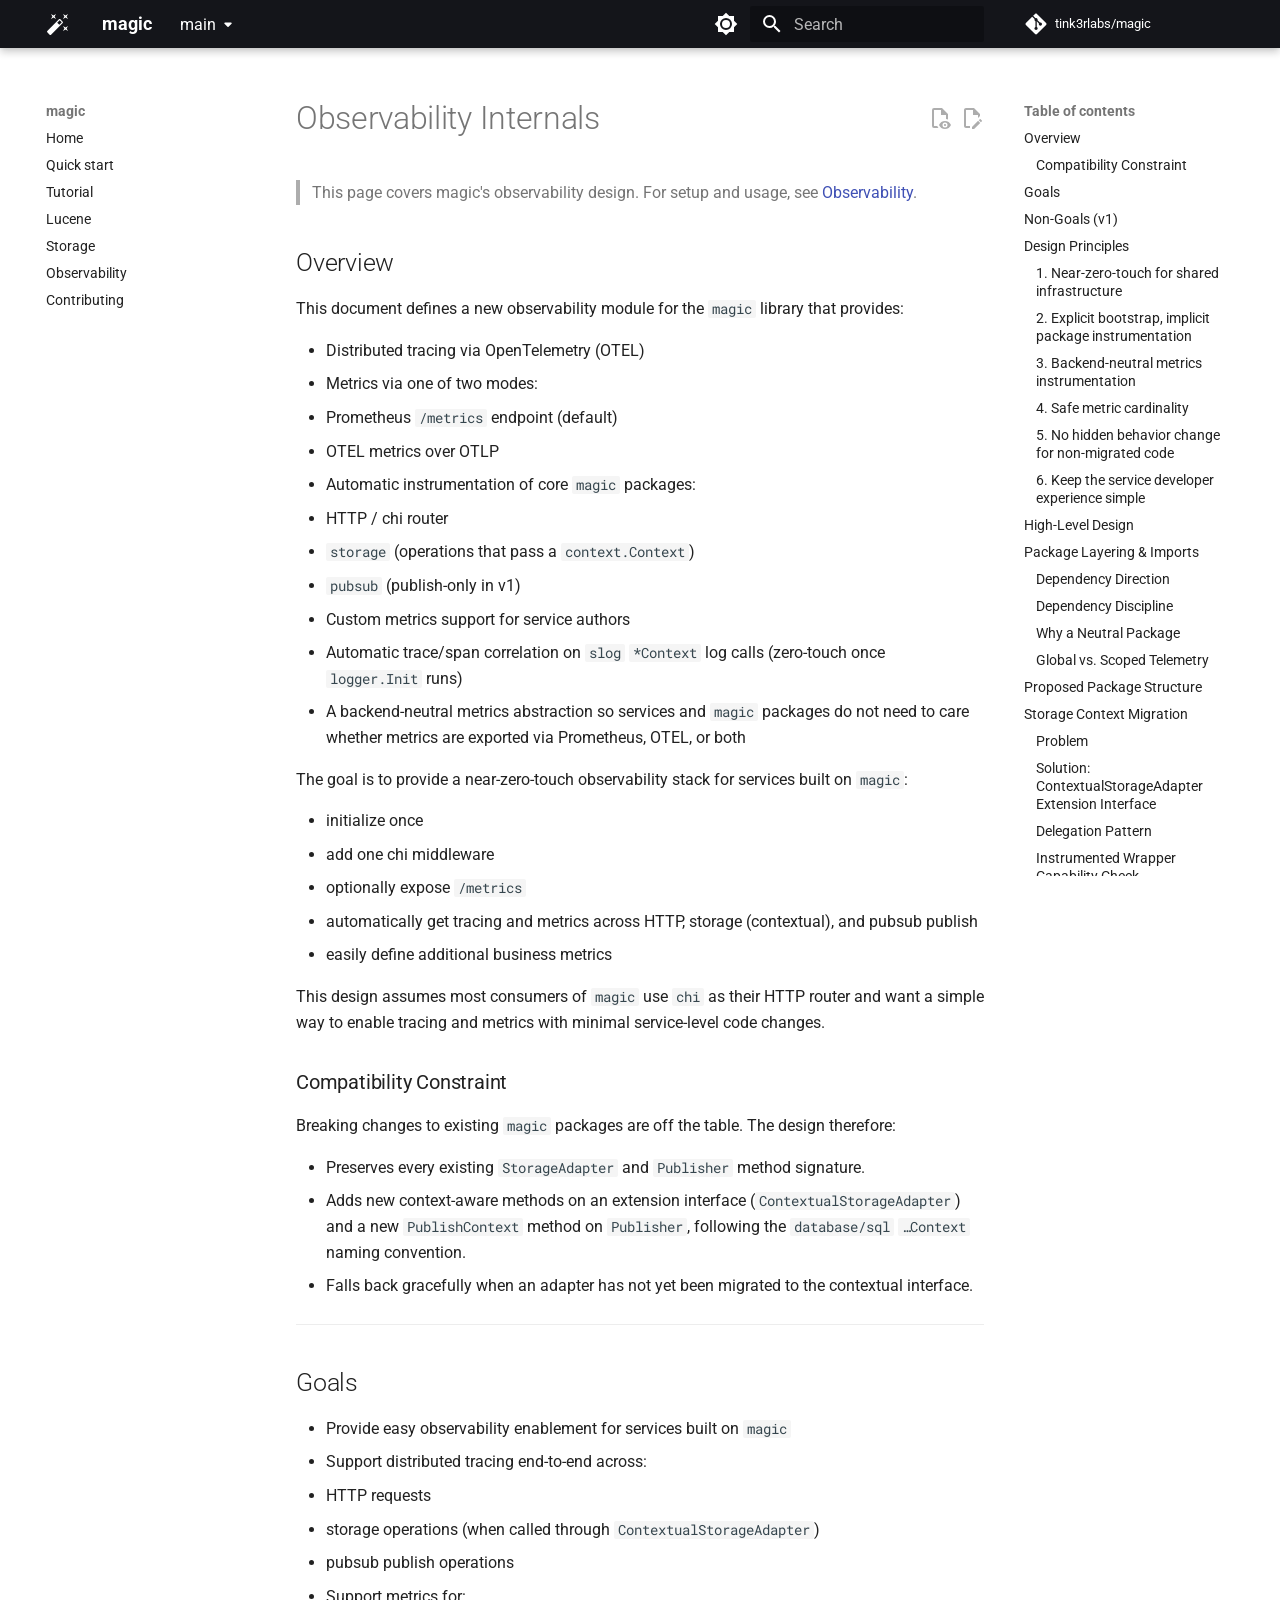
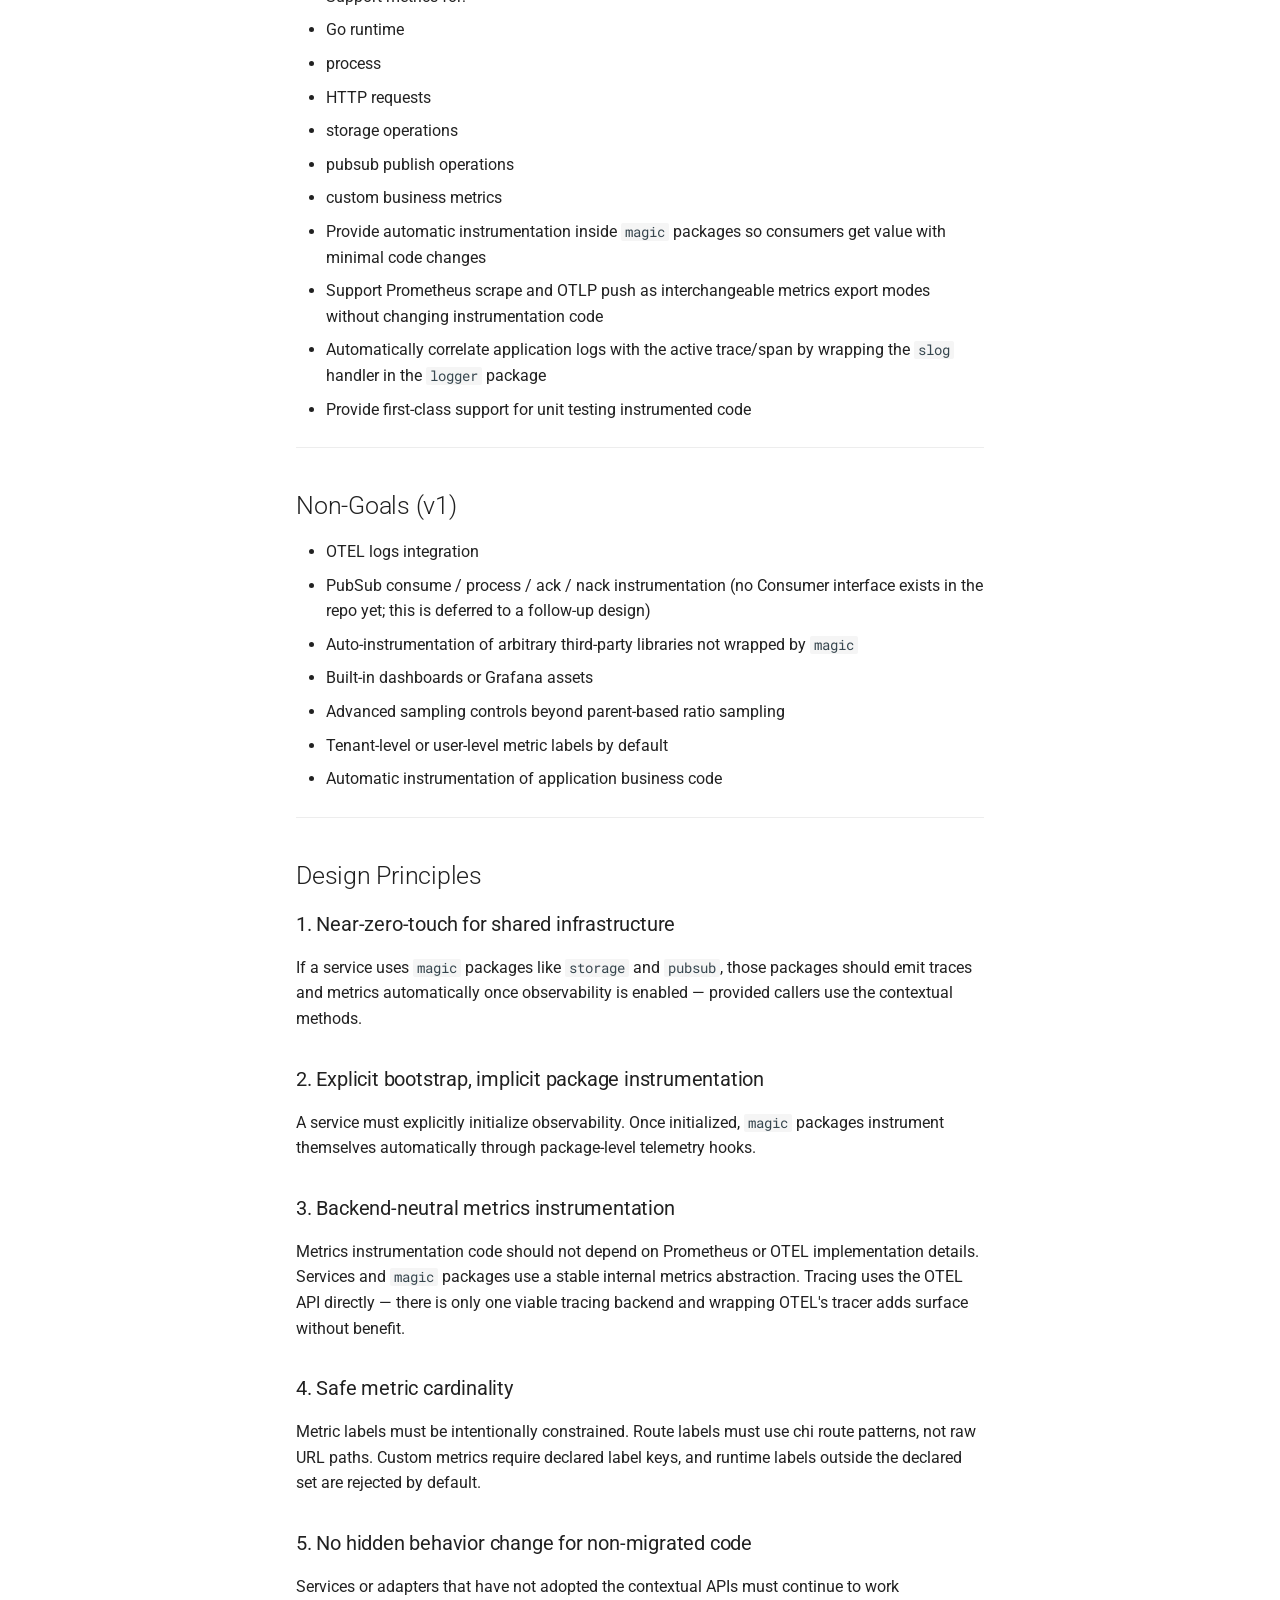
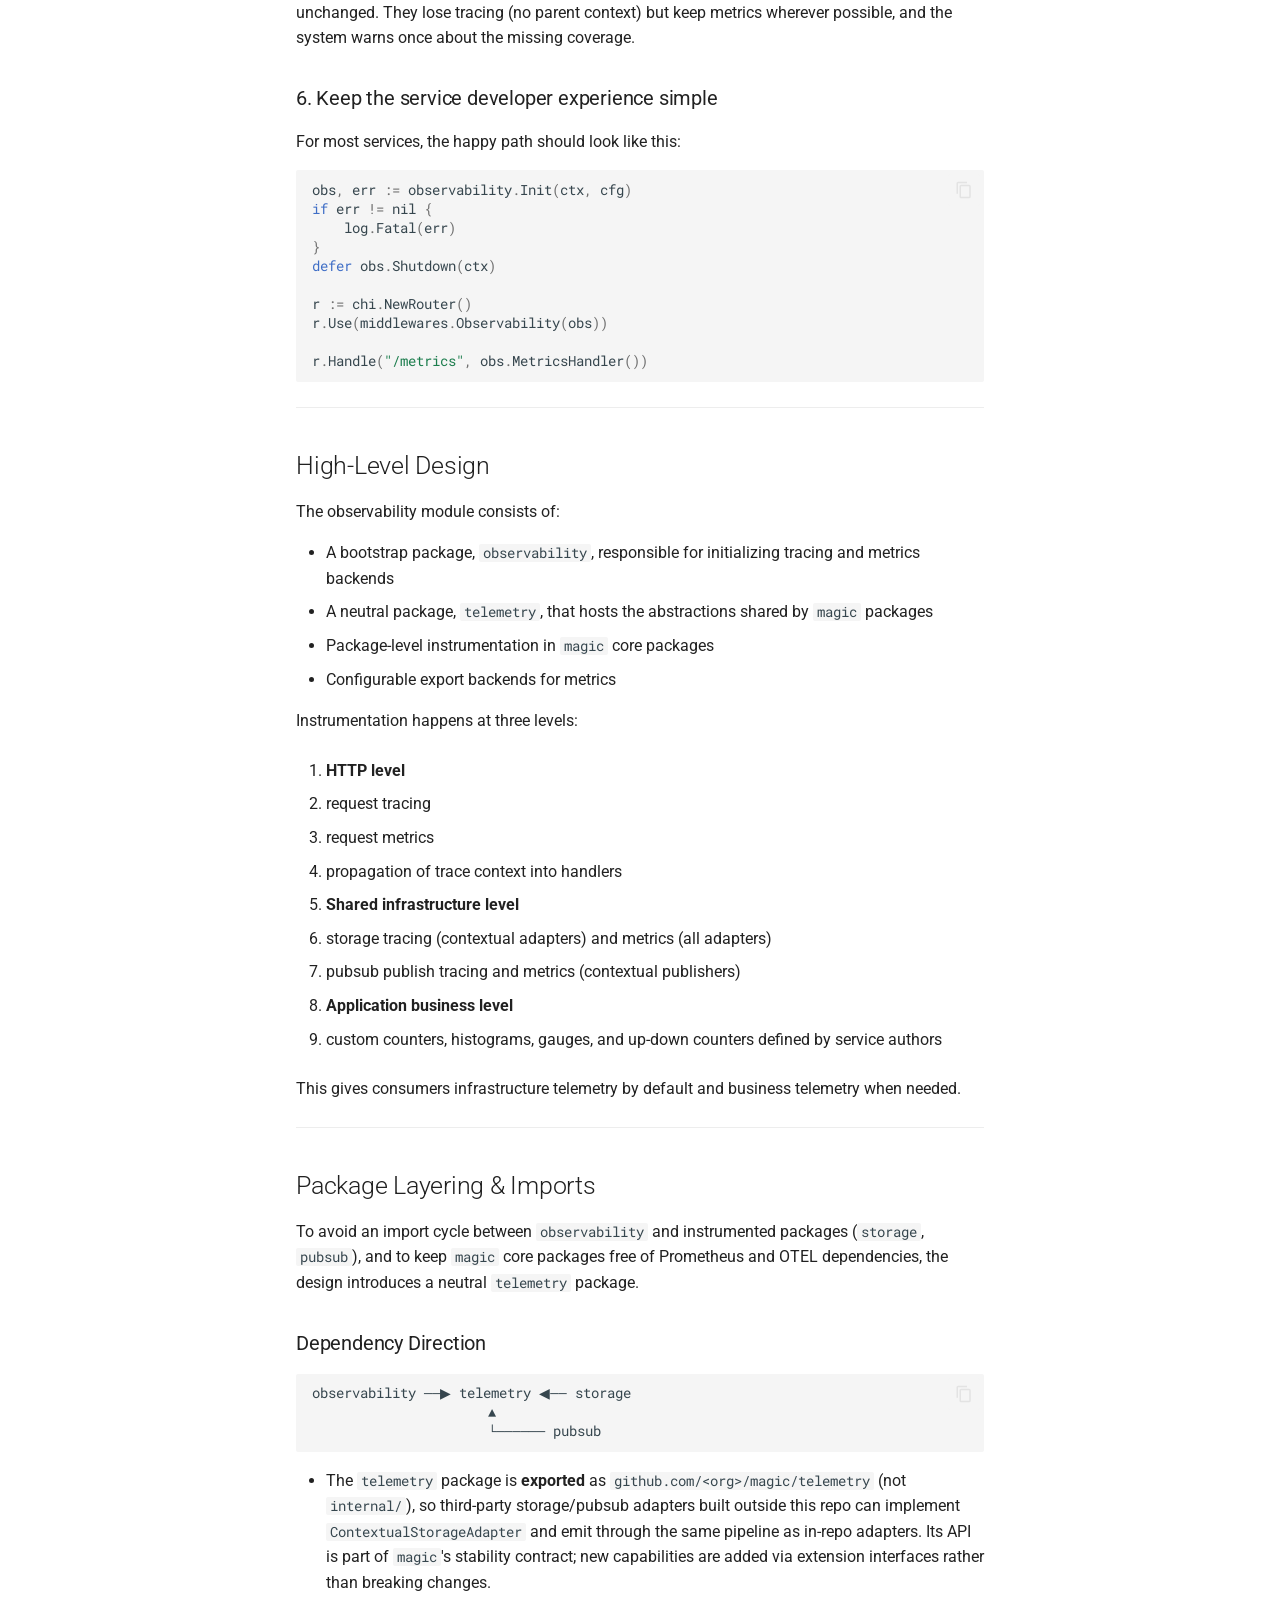
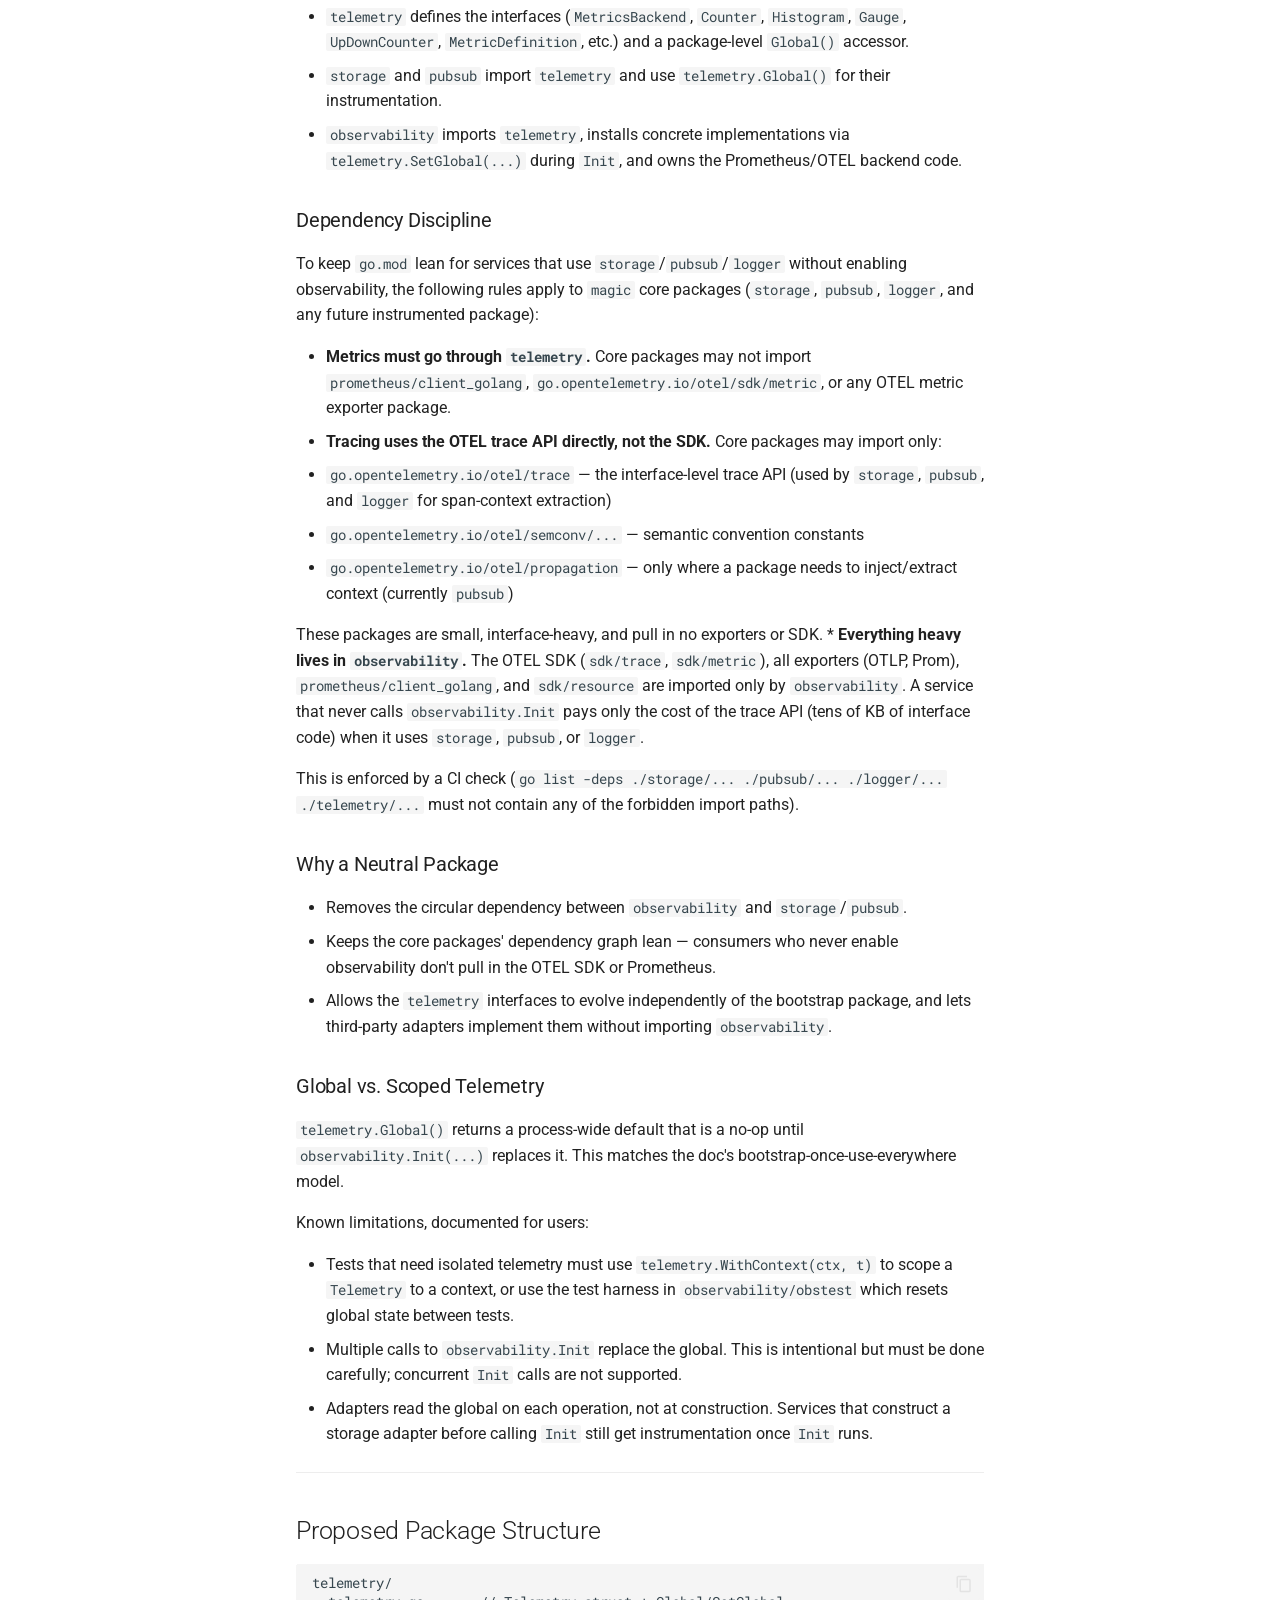
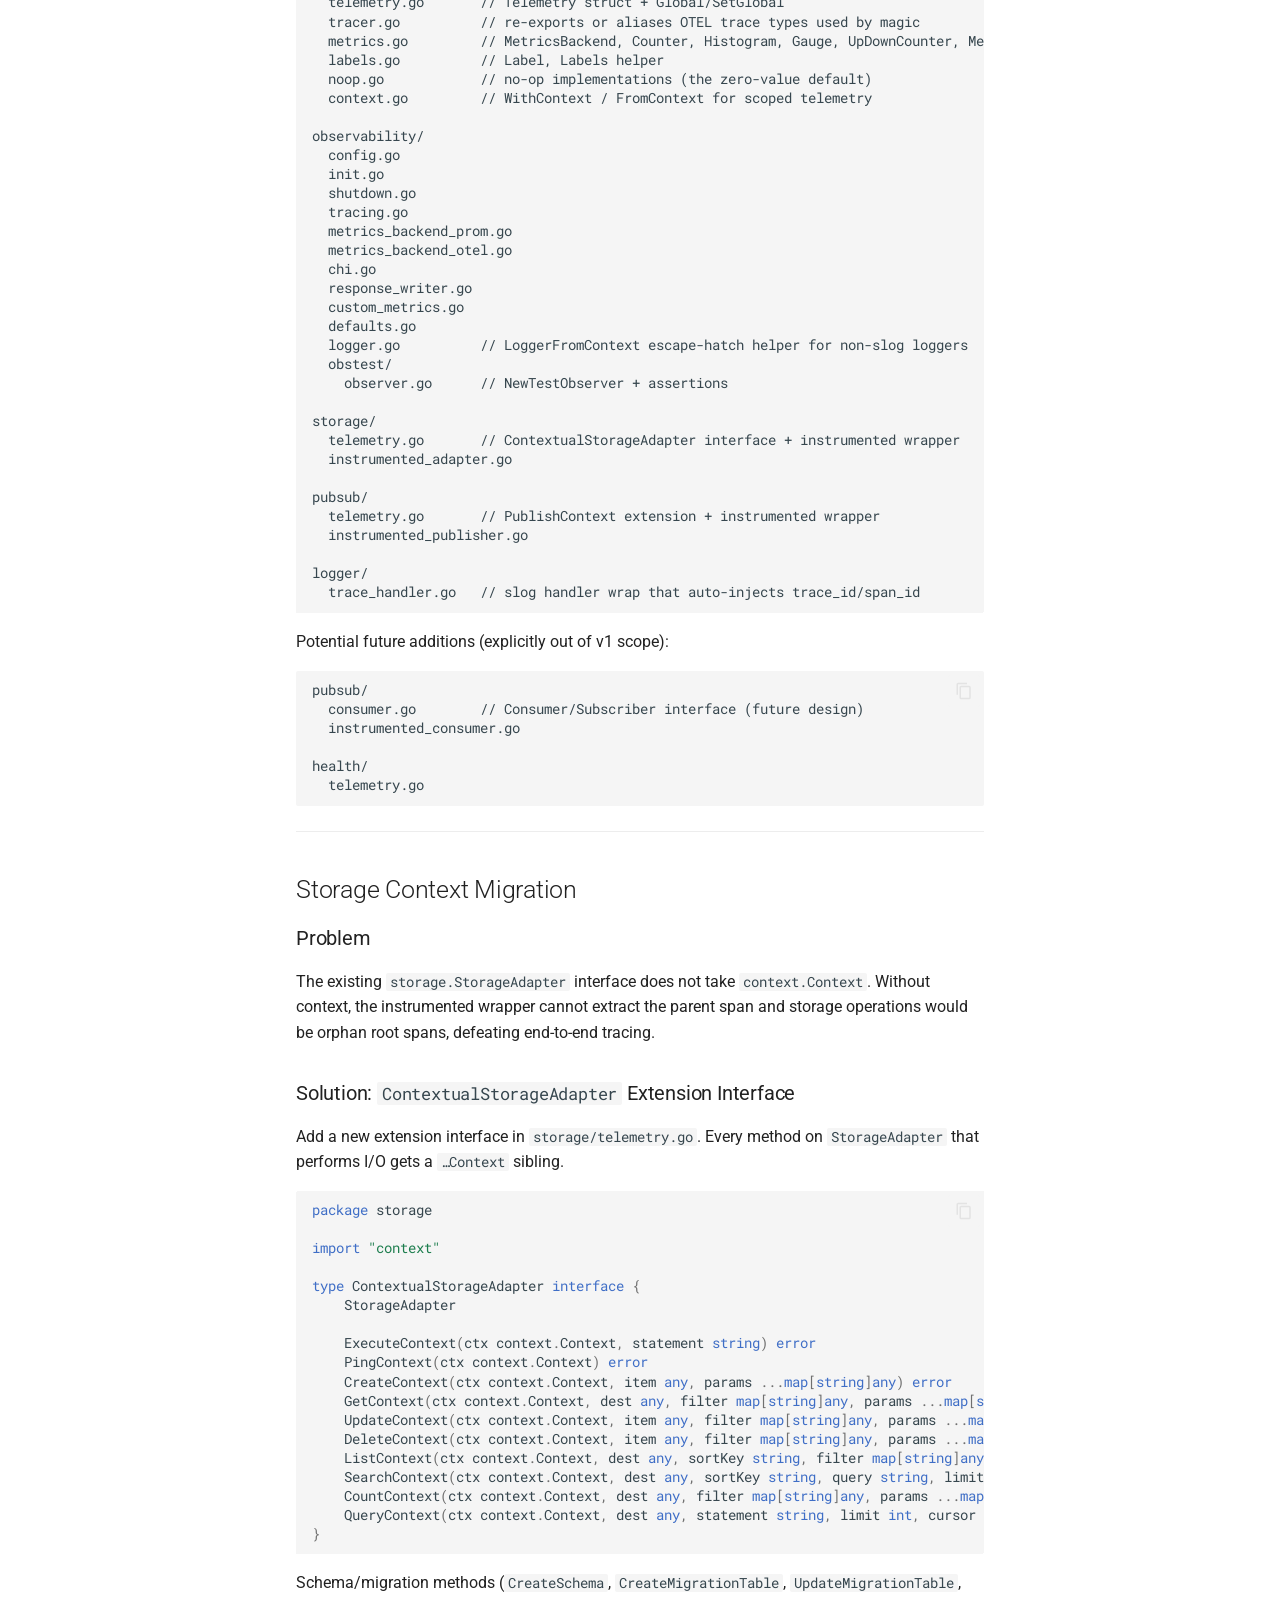
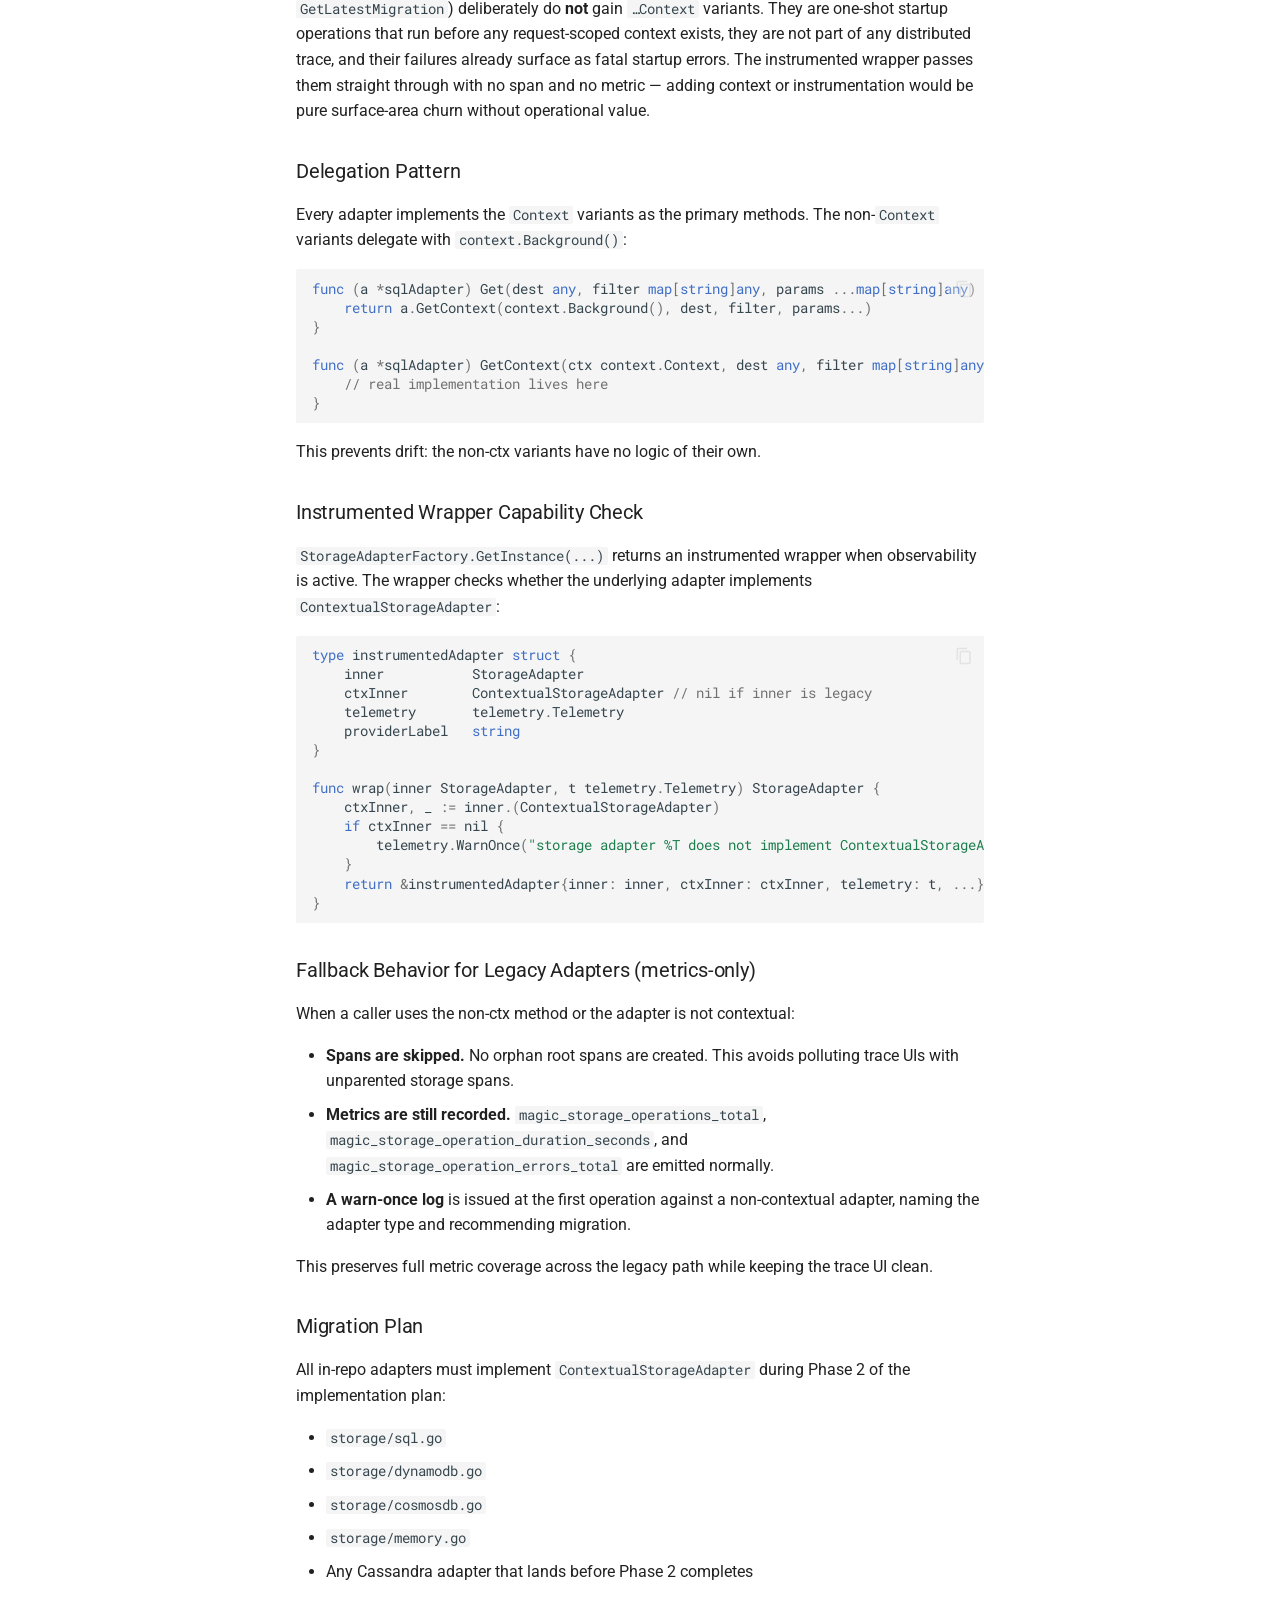
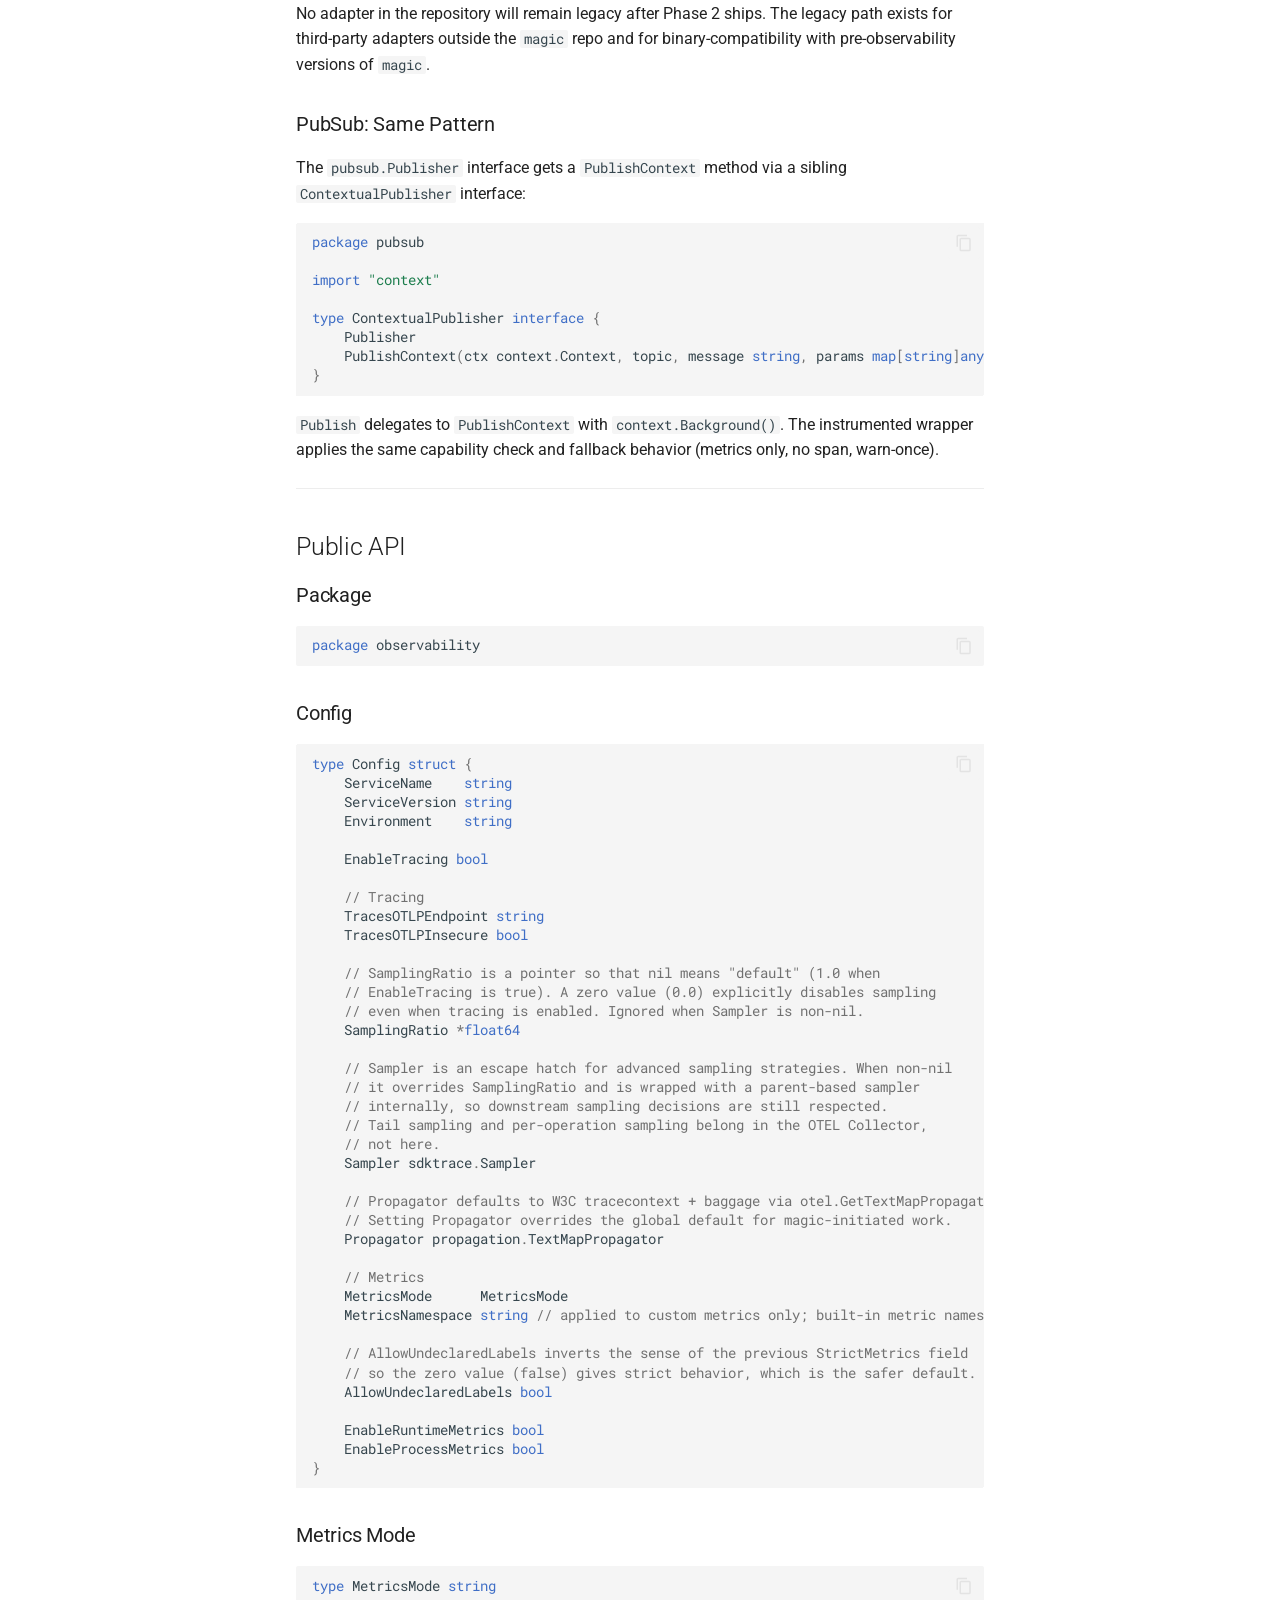
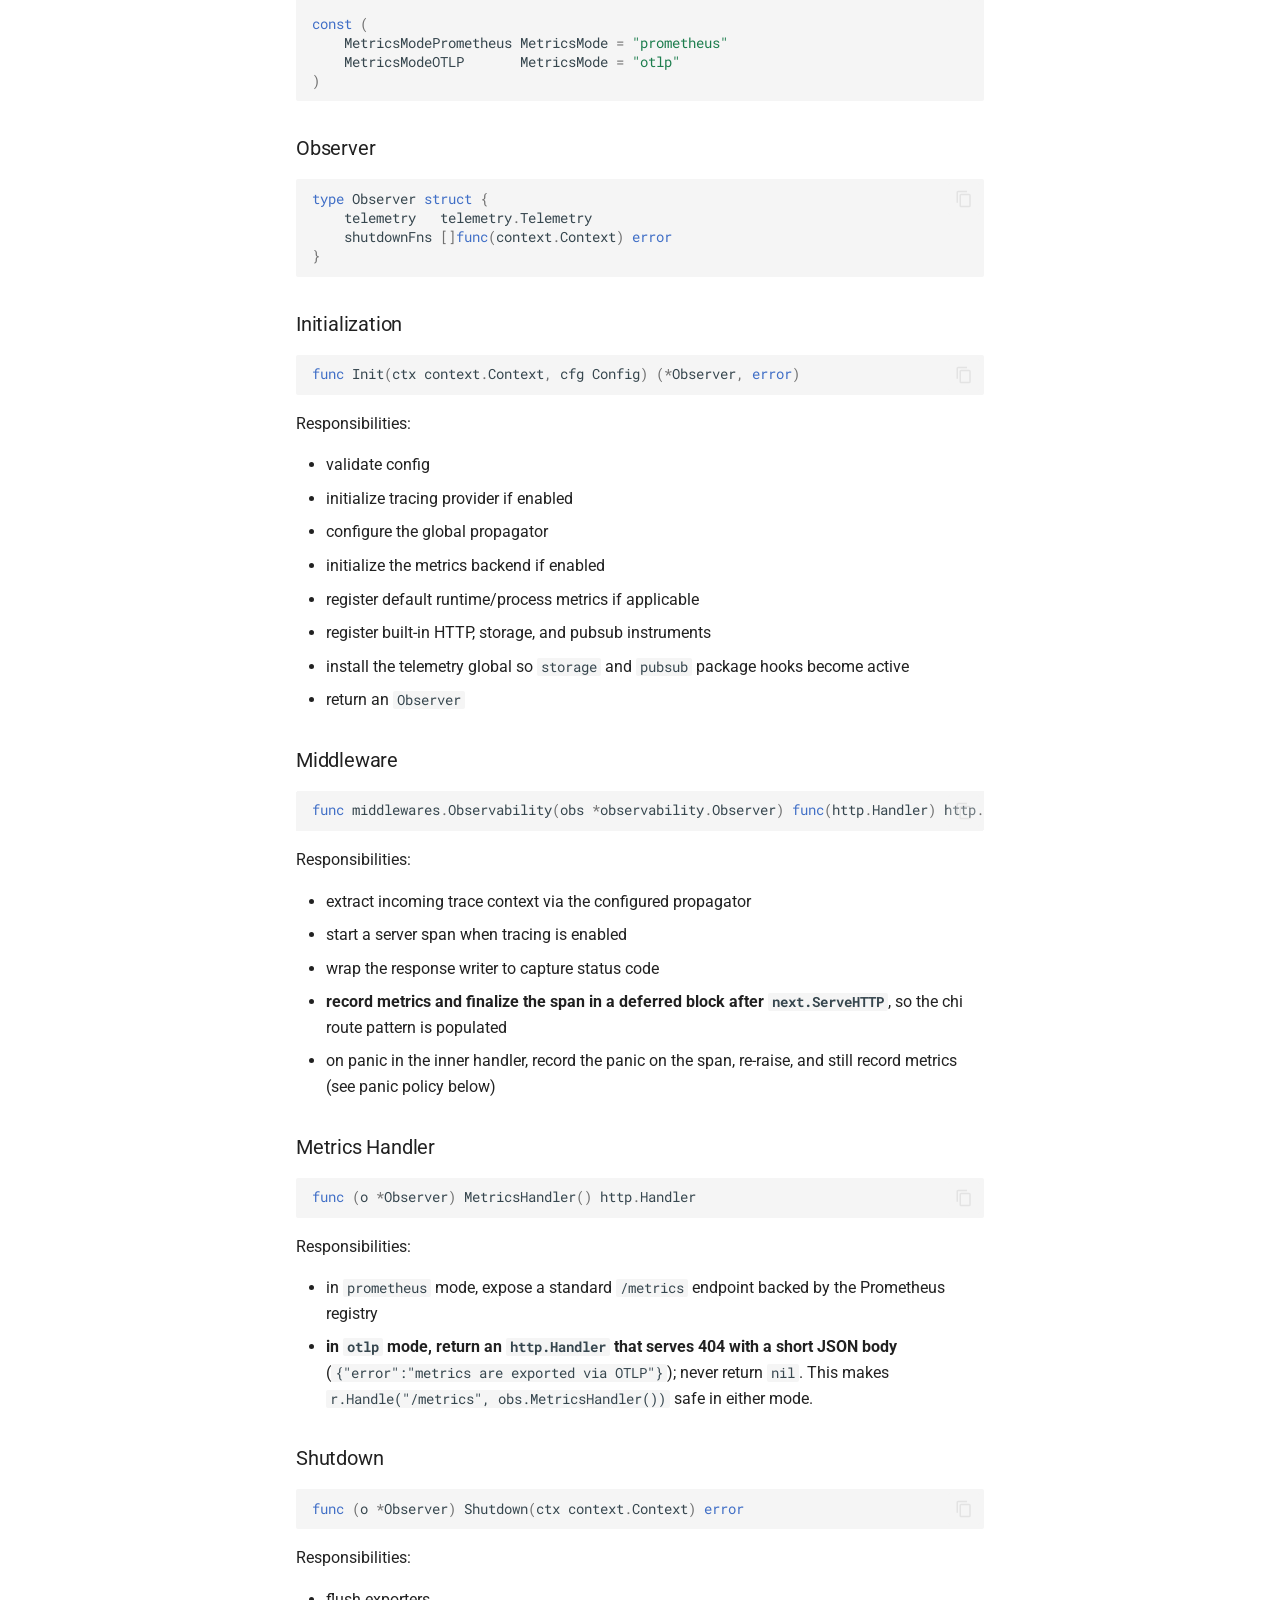
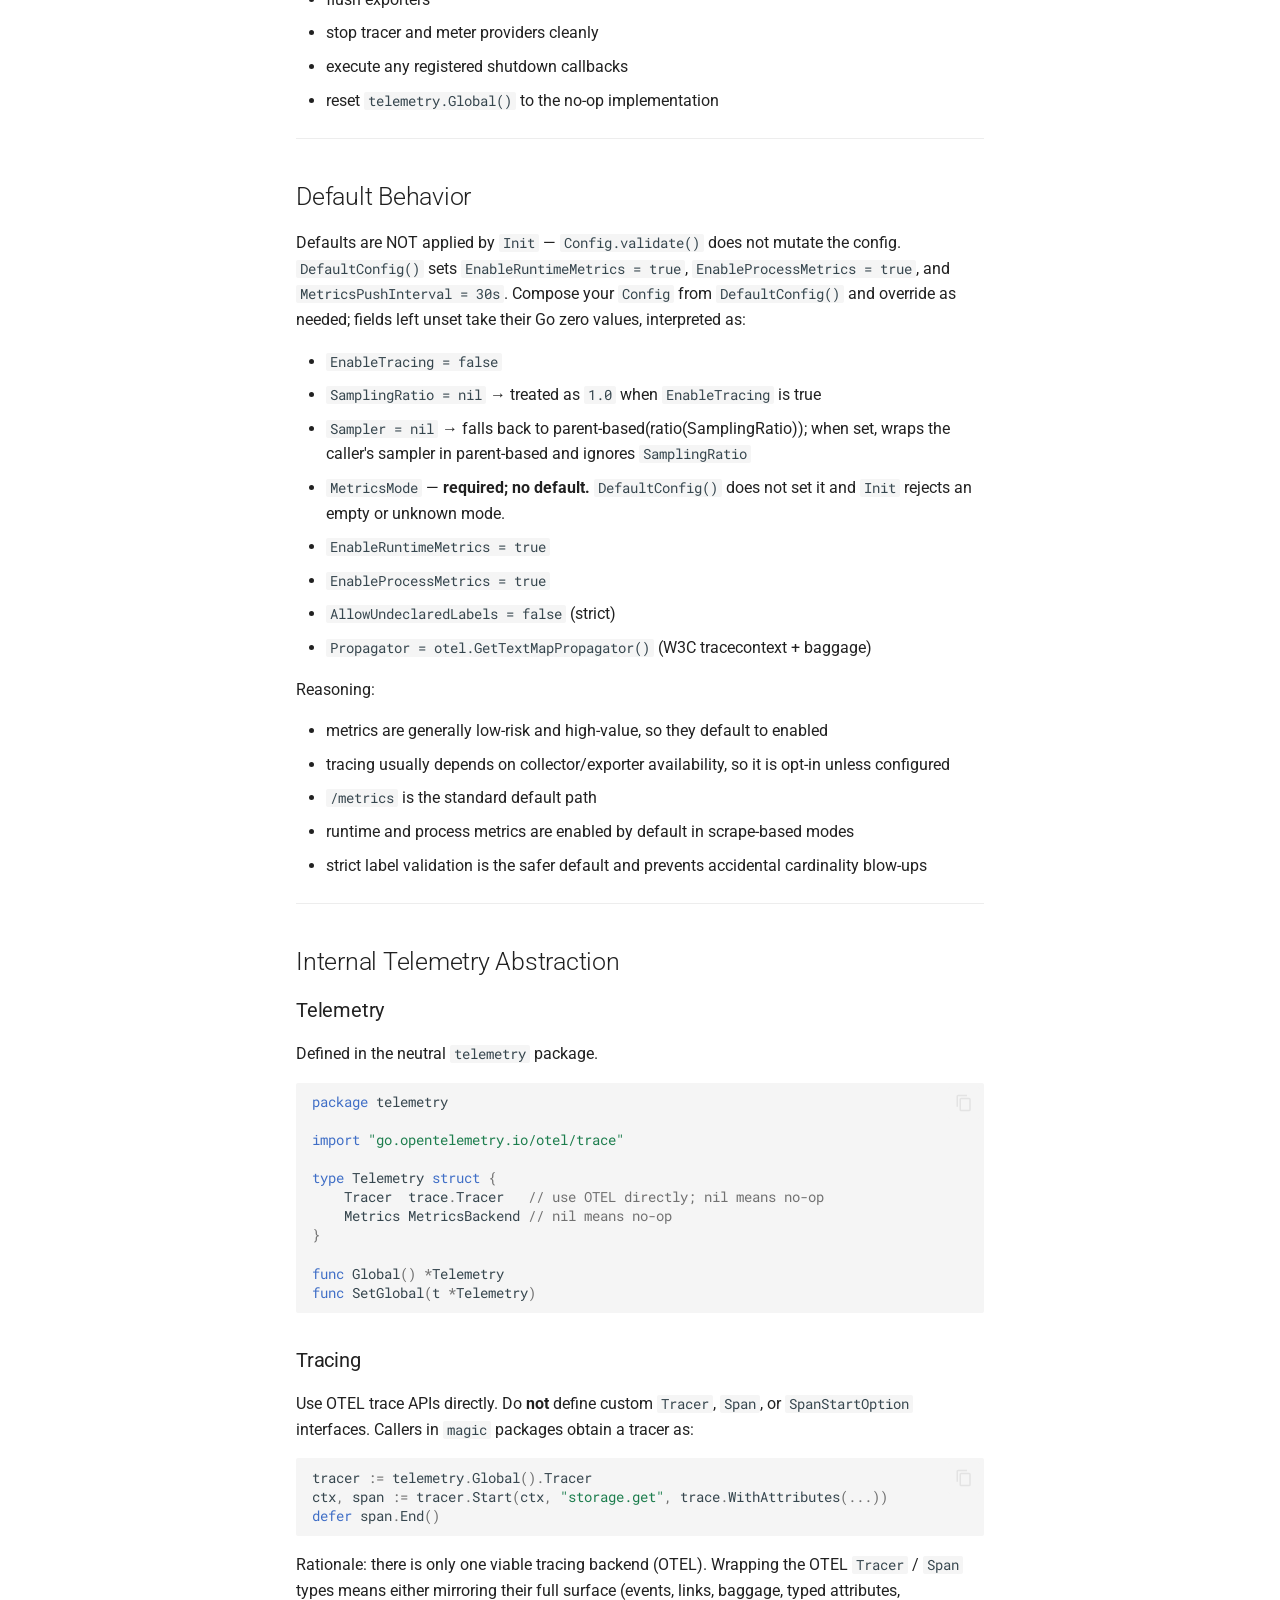
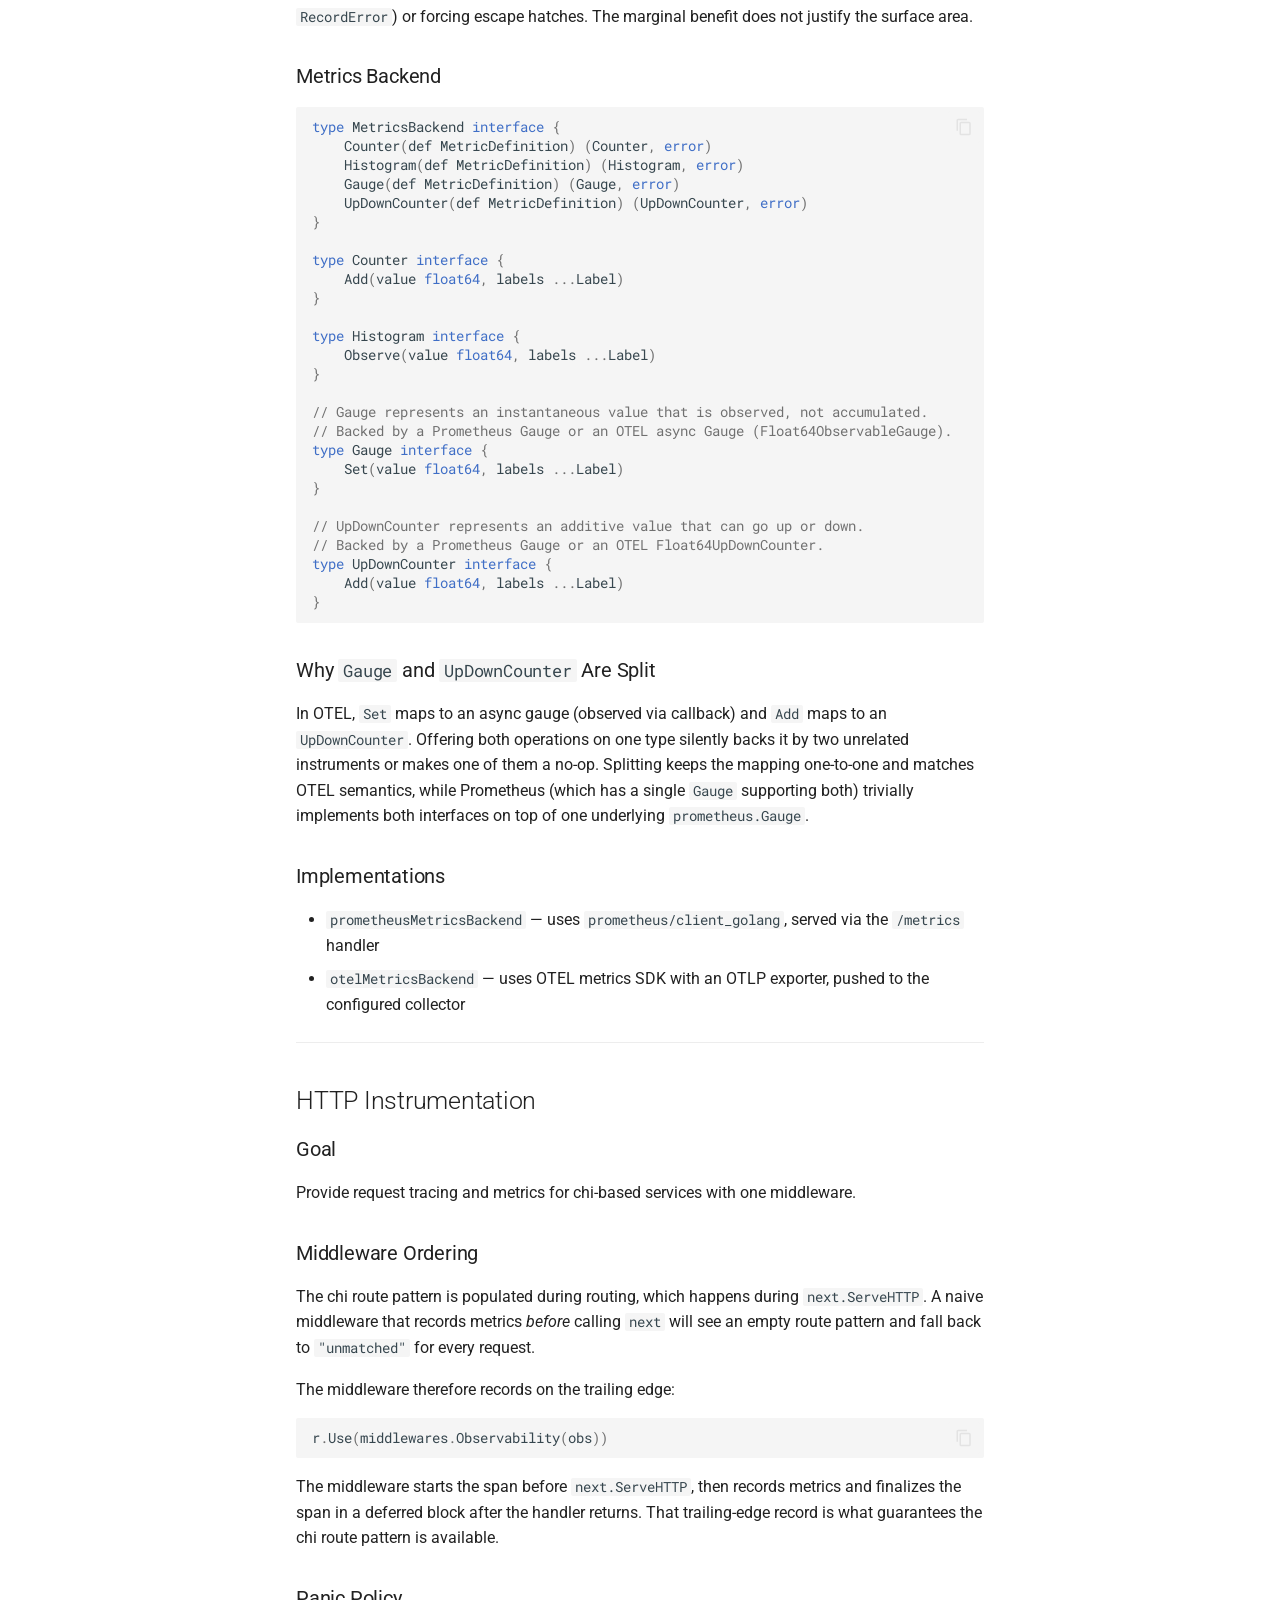
<file: main/observability-internals/index.html>
<!doctype html>
<html lang="en" class="no-js">
  <head>
    
      <meta charset="utf-8">
      <meta name="viewport" content="width=device-width,initial-scale=1">
      
        <meta name="description" content="Common building blocks for Go microservices, so your service code can focus on business logic.">
      
      
      
        <link rel="canonical" href="https://tink3rlabs.github.io/magic/main/observability-internals/">
      
      
      
      
        
      
      
      <link rel="icon" href="../assets/favicon.png">
      <meta name="generator" content="mkdocs-1.6.1, mkdocs-material-9.7.7">
    
    
      
        <title>Observability Internals - magic</title>
      
    
    
      <link rel="stylesheet" href="../assets/stylesheets/main.ec1eaa64.min.css">
      
        
        <link rel="stylesheet" href="../assets/stylesheets/palette.ab4e12ef.min.css">
      
      


    
    
      
    
    
      
        
        
        <link rel="preconnect" href="https://fonts.gstatic.com" crossorigin>
        <link rel="stylesheet" href="https://fonts.googleapis.com/css?family=Roboto:300,300i,400,400i,700,700i%7CRoboto+Mono:400,400i,700,700i&display=fallback">
        <style>:root{--md-text-font:"Roboto";--md-code-font:"Roboto Mono"}</style>
      
    
    
    <script>__md_scope=new URL("..",location),__md_hash=e=>[...e].reduce(((e,_)=>(e<<5)-e+_.charCodeAt(0)),0),__md_get=(e,_=localStorage,t=__md_scope)=>JSON.parse(_.getItem(t.pathname+"."+e)),__md_set=(e,_,t=localStorage,a=__md_scope)=>{try{t.setItem(a.pathname+"."+e,JSON.stringify(_))}catch(e){}}</script>
    
      

    
    
  </head>
  
  
    
    
      
    
    
    
    
    <body dir="ltr" data-md-color-scheme="default" data-md-color-primary="black" data-md-color-accent="black">
  
    
    <input class="md-toggle" data-md-toggle="drawer" type="checkbox" id="__drawer" autocomplete="off">
    <input class="md-toggle" data-md-toggle="search" type="checkbox" id="__search" autocomplete="off">
    <label class="md-overlay" for="__drawer"></label>
    <div data-md-component="skip">
      
        
        <a href="#observability-internals" class="md-skip">
          Skip to content
        </a>
      
    </div>
    <div data-md-component="announce">
      
    </div>
    
      <div data-md-color-scheme="default" data-md-component="outdated" hidden>
        
      </div>
    
    
      

  

<header class="md-header md-header--shadow" data-md-component="header">
  <nav class="md-header__inner md-grid" aria-label="Header">
    <a href=".." title="magic" class="md-header__button md-logo" aria-label="magic" data-md-component="logo">
      
  
  <svg xmlns="http://www.w3.org/2000/svg" viewBox="0 0 24 24"><path d="M7.5 5.6 5 7l1.4-2.5L5 2l2.5 1.4L10 2 8.6 4.5 10 7zm12 9.8L22 14l-1.4 2.5L22 19l-2.5-1.4L17 19l1.4-2.5L17 14zM22 2l-1.4 2.5L22 7l-2.5-1.4L17 7l1.4-2.5L17 2l2.5 1.4zm-8.66 10.78 2.44-2.44-2.12-2.12-2.44 2.44zm1.03-5.49 2.34 2.34c.39.37.39 1.02 0 1.41L5.04 22.71c-.39.39-1.04.39-1.41 0l-2.34-2.34c-.39-.37-.39-1.02 0-1.41L12.96 7.29c.39-.39 1.04-.39 1.41 0"/></svg>

    </a>
    <label class="md-header__button md-icon" for="__drawer">
      
      <svg xmlns="http://www.w3.org/2000/svg" viewBox="0 0 24 24"><path d="M3 6h18v2H3zm0 5h18v2H3zm0 5h18v2H3z"/></svg>
    </label>
    <div class="md-header__title" data-md-component="header-title">
      <div class="md-header__ellipsis">
        <div class="md-header__topic">
          <span class="md-ellipsis">
            magic
          </span>
        </div>
        <div class="md-header__topic" data-md-component="header-topic">
          <span class="md-ellipsis">
            
              Observability Internals
            
          </span>
        </div>
      </div>
    </div>
    
      
        <form class="md-header__option" data-md-component="palette">
  
    
    
    
    <input class="md-option" data-md-color-media="(prefers-color-scheme: light)" data-md-color-scheme="default" data-md-color-primary="black" data-md-color-accent="black"  aria-label="Switch to dark mode"  type="radio" name="__palette" id="__palette_0">
    
      <label class="md-header__button md-icon" title="Switch to dark mode" for="__palette_1" hidden>
        <svg xmlns="http://www.w3.org/2000/svg" viewBox="0 0 24 24"><path d="M12 8a4 4 0 0 0-4 4 4 4 0 0 0 4 4 4 4 0 0 0 4-4 4 4 0 0 0-4-4m0 10a6 6 0 0 1-6-6 6 6 0 0 1 6-6 6 6 0 0 1 6 6 6 6 0 0 1-6 6m8-9.31V4h-4.69L12 .69 8.69 4H4v4.69L.69 12 4 15.31V20h4.69L12 23.31 15.31 20H20v-4.69L23.31 12z"/></svg>
      </label>
    
  
    
    
    
    <input class="md-option" data-md-color-media="(prefers-color-scheme: dark)" data-md-color-scheme="slate" data-md-color-primary="black" data-md-color-accent="white"  aria-label="Switch to light mode"  type="radio" name="__palette" id="__palette_1">
    
      <label class="md-header__button md-icon" title="Switch to light mode" for="__palette_0" hidden>
        <svg xmlns="http://www.w3.org/2000/svg" viewBox="0 0 24 24"><path d="M12 18c-.89 0-1.74-.2-2.5-.55C11.56 16.5 13 14.42 13 12s-1.44-4.5-3.5-5.45C10.26 6.2 11.11 6 12 6a6 6 0 0 1 6 6 6 6 0 0 1-6 6m8-9.31V4h-4.69L12 .69 8.69 4H4v4.69L.69 12 4 15.31V20h4.69L12 23.31 15.31 20H20v-4.69L23.31 12z"/></svg>
      </label>
    
  
</form>
      
    
    
      <script>var palette=__md_get("__palette");if(palette&&palette.color){if("(prefers-color-scheme)"===palette.color.media){var media=matchMedia("(prefers-color-scheme: light)"),input=document.querySelector(media.matches?"[data-md-color-media='(prefers-color-scheme: light)']":"[data-md-color-media='(prefers-color-scheme: dark)']");palette.color.media=input.getAttribute("data-md-color-media"),palette.color.scheme=input.getAttribute("data-md-color-scheme"),palette.color.primary=input.getAttribute("data-md-color-primary"),palette.color.accent=input.getAttribute("data-md-color-accent")}for(var[key,value]of Object.entries(palette.color))document.body.setAttribute("data-md-color-"+key,value)}</script>
    
    
    
      
      
        <label class="md-header__button md-icon" for="__search">
          
          <svg xmlns="http://www.w3.org/2000/svg" viewBox="0 0 24 24"><path d="M9.5 3A6.5 6.5 0 0 1 16 9.5c0 1.61-.59 3.09-1.56 4.23l.27.27h.79l5 5-1.5 1.5-5-5v-.79l-.27-.27A6.52 6.52 0 0 1 9.5 16 6.5 6.5 0 0 1 3 9.5 6.5 6.5 0 0 1 9.5 3m0 2C7 5 5 7 5 9.5S7 14 9.5 14 14 12 14 9.5 12 5 9.5 5"/></svg>
        </label>
        <div class="md-search" data-md-component="search" role="dialog">
  <label class="md-search__overlay" for="__search"></label>
  <div class="md-search__inner" role="search">
    <form class="md-search__form" name="search">
      <input type="text" class="md-search__input" name="query" aria-label="Search" placeholder="Search" autocapitalize="off" autocorrect="off" autocomplete="off" spellcheck="false" data-md-component="search-query" required>
      <label class="md-search__icon md-icon" for="__search">
        
        <svg xmlns="http://www.w3.org/2000/svg" viewBox="0 0 24 24"><path d="M9.5 3A6.5 6.5 0 0 1 16 9.5c0 1.61-.59 3.09-1.56 4.23l.27.27h.79l5 5-1.5 1.5-5-5v-.79l-.27-.27A6.52 6.52 0 0 1 9.5 16 6.5 6.5 0 0 1 3 9.5 6.5 6.5 0 0 1 9.5 3m0 2C7 5 5 7 5 9.5S7 14 9.5 14 14 12 14 9.5 12 5 9.5 5"/></svg>
        
        <svg xmlns="http://www.w3.org/2000/svg" viewBox="0 0 24 24"><path d="M20 11v2H8l5.5 5.5-1.42 1.42L4.16 12l7.92-7.92L13.5 5.5 8 11z"/></svg>
      </label>
      <nav class="md-search__options" aria-label="Search">
        
        <button type="reset" class="md-search__icon md-icon" title="Clear" aria-label="Clear" tabindex="-1">
          
          <svg xmlns="http://www.w3.org/2000/svg" viewBox="0 0 24 24"><path d="M19 6.41 17.59 5 12 10.59 6.41 5 5 6.41 10.59 12 5 17.59 6.41 19 12 13.41 17.59 19 19 17.59 13.41 12z"/></svg>
        </button>
      </nav>
      
        <div class="md-search__suggest" data-md-component="search-suggest"></div>
      
    </form>
    <div class="md-search__output">
      <div class="md-search__scrollwrap" tabindex="0" data-md-scrollfix>
        <div class="md-search-result" data-md-component="search-result">
          <div class="md-search-result__meta">
            Initializing search
          </div>
          <ol class="md-search-result__list" role="presentation"></ol>
        </div>
      </div>
    </div>
  </div>
</div>
      
    
    
      <div class="md-header__source">
        <a href="https://github.com/tink3rlabs/magic" title="Go to repository" class="md-source" data-md-component="source">
  <div class="md-source__icon md-icon">
    
    <svg xmlns="http://www.w3.org/2000/svg" viewBox="0 0 448 512"><!--! Font Awesome Free 7.1.0 by @fontawesome - https://fontawesome.com License - https://fontawesome.com/license/free (Icons: CC BY 4.0, Fonts: SIL OFL 1.1, Code: MIT License) Copyright 2025 Fonticons, Inc.--><path d="M439.6 236.1 244 40.5c-5.4-5.5-12.8-8.5-20.4-8.5s-15 3-20.4 8.4L162.5 81l51.5 51.5c27.1-9.1 52.7 16.8 43.4 43.7l49.7 49.7c34.2-11.8 61.2 31 35.5 56.7-26.5 26.5-70.2-2.9-56-37.3L240.3 199v121.9c25.3 12.5 22.3 41.8 9.1 55-6.4 6.4-15.2 10.1-24.3 10.1s-17.8-3.6-24.3-10.1c-17.6-17.6-11.1-46.9 11.2-56v-123c-20.8-8.5-24.6-30.7-18.6-45L142.6 101 8.5 235.1C3 240.6 0 247.9 0 255.5s3 15 8.5 20.4l195.6 195.7c5.4 5.4 12.7 8.4 20.4 8.4s15-3 20.4-8.4l194.7-194.7c5.4-5.4 8.4-12.8 8.4-20.4s-3-15-8.4-20.4"/></svg>
  </div>
  <div class="md-source__repository">
    tink3rlabs/magic
  </div>
</a>
      </div>
    
  </nav>
  
</header>
    
    <div class="md-container" data-md-component="container">
      
      
        
          
        
      
      <main class="md-main" data-md-component="main">
        <div class="md-main__inner md-grid">
          
            
              
              <div class="md-sidebar md-sidebar--primary" data-md-component="sidebar" data-md-type="navigation" >
                <div class="md-sidebar__scrollwrap">
                  <div class="md-sidebar__inner">
                    



<nav class="md-nav md-nav--primary" aria-label="Navigation" data-md-level="0">
  <label class="md-nav__title" for="__drawer">
    <a href=".." title="magic" class="md-nav__button md-logo" aria-label="magic" data-md-component="logo">
      
  
  <svg xmlns="http://www.w3.org/2000/svg" viewBox="0 0 24 24"><path d="M7.5 5.6 5 7l1.4-2.5L5 2l2.5 1.4L10 2 8.6 4.5 10 7zm12 9.8L22 14l-1.4 2.5L22 19l-2.5-1.4L17 19l1.4-2.5L17 14zM22 2l-1.4 2.5L22 7l-2.5-1.4L17 7l1.4-2.5L17 2l2.5 1.4zm-8.66 10.78 2.44-2.44-2.12-2.12-2.44 2.44zm1.03-5.49 2.34 2.34c.39.37.39 1.02 0 1.41L5.04 22.71c-.39.39-1.04.39-1.41 0l-2.34-2.34c-.39-.37-.39-1.02 0-1.41L12.96 7.29c.39-.39 1.04-.39 1.41 0"/></svg>

    </a>
    magic
  </label>
  
    <div class="md-nav__source">
      <a href="https://github.com/tink3rlabs/magic" title="Go to repository" class="md-source" data-md-component="source">
  <div class="md-source__icon md-icon">
    
    <svg xmlns="http://www.w3.org/2000/svg" viewBox="0 0 448 512"><!--! Font Awesome Free 7.1.0 by @fontawesome - https://fontawesome.com License - https://fontawesome.com/license/free (Icons: CC BY 4.0, Fonts: SIL OFL 1.1, Code: MIT License) Copyright 2025 Fonticons, Inc.--><path d="M439.6 236.1 244 40.5c-5.4-5.5-12.8-8.5-20.4-8.5s-15 3-20.4 8.4L162.5 81l51.5 51.5c27.1-9.1 52.7 16.8 43.4 43.7l49.7 49.7c34.2-11.8 61.2 31 35.5 56.7-26.5 26.5-70.2-2.9-56-37.3L240.3 199v121.9c25.3 12.5 22.3 41.8 9.1 55-6.4 6.4-15.2 10.1-24.3 10.1s-17.8-3.6-24.3-10.1c-17.6-17.6-11.1-46.9 11.2-56v-123c-20.8-8.5-24.6-30.7-18.6-45L142.6 101 8.5 235.1C3 240.6 0 247.9 0 255.5s3 15 8.5 20.4l195.6 195.7c5.4 5.4 12.7 8.4 20.4 8.4s15-3 20.4-8.4l194.7-194.7c5.4-5.4 8.4-12.8 8.4-20.4s-3-15-8.4-20.4"/></svg>
  </div>
  <div class="md-source__repository">
    tink3rlabs/magic
  </div>
</a>
    </div>
  
  <ul class="md-nav__list" data-md-scrollfix>
    
      
      
  
  
  
  
    <li class="md-nav__item">
      <a href=".." class="md-nav__link">
        
  
  
  <span class="md-ellipsis">
    
  
    Home
  

    
  </span>
  
  

      </a>
    </li>
  

    
      
      
  
  
  
  
    <li class="md-nav__item">
      <a href="../getting-started/" class="md-nav__link">
        
  
  
  <span class="md-ellipsis">
    
  
    Quick start
  

    
  </span>
  
  

      </a>
    </li>
  

    
      
      
  
  
  
  
    <li class="md-nav__item">
      <a href="../tutorial/" class="md-nav__link">
        
  
  
  <span class="md-ellipsis">
    
  
    Tutorial
  

    
  </span>
  
  

      </a>
    </li>
  

    
      
      
  
  
  
  
    <li class="md-nav__item">
      <a href="../lucene/" class="md-nav__link">
        
  
  
  <span class="md-ellipsis">
    
  
    Lucene
  

    
  </span>
  
  

      </a>
    </li>
  

    
      
      
  
  
  
  
    <li class="md-nav__item">
      <a href="../storage/" class="md-nav__link">
        
  
  
  <span class="md-ellipsis">
    
  
    Storage
  

    
  </span>
  
  

      </a>
    </li>
  

    
      
      
  
  
  
  
    <li class="md-nav__item">
      <a href="../observability/" class="md-nav__link">
        
  
  
  <span class="md-ellipsis">
    
  
    Observability
  

    
  </span>
  
  

      </a>
    </li>
  

    
      
      
  
  
  
  
    <li class="md-nav__item">
      <a href="../contributing/" class="md-nav__link">
        
  
  
  <span class="md-ellipsis">
    
  
    Contributing
  

    
  </span>
  
  

      </a>
    </li>
  

    
  </ul>
</nav>
                  </div>
                </div>
              </div>
            
            
              
              <div class="md-sidebar md-sidebar--secondary" data-md-component="sidebar" data-md-type="toc" >
                <div class="md-sidebar__scrollwrap">
                  <div class="md-sidebar__inner">
                    

<nav class="md-nav md-nav--secondary" aria-label="Table of contents">
  
  
  
    
  
  
    <label class="md-nav__title" for="__toc">
      <span class="md-nav__icon md-icon"></span>
      Table of contents
    </label>
    <ul class="md-nav__list" data-md-component="toc" data-md-scrollfix>
      
        <li class="md-nav__item">
  <a href="#overview" class="md-nav__link">
    <span class="md-ellipsis">
      
        Overview
      
    </span>
  </a>
  
    <nav class="md-nav" aria-label="Overview">
      <ul class="md-nav__list">
        
          <li class="md-nav__item">
  <a href="#compatibility-constraint" class="md-nav__link">
    <span class="md-ellipsis">
      
        Compatibility Constraint
      
    </span>
  </a>
  
</li>
        
      </ul>
    </nav>
  
</li>
      
        <li class="md-nav__item">
  <a href="#goals" class="md-nav__link">
    <span class="md-ellipsis">
      
        Goals
      
    </span>
  </a>
  
</li>
      
        <li class="md-nav__item">
  <a href="#non-goals-v1" class="md-nav__link">
    <span class="md-ellipsis">
      
        Non-Goals (v1)
      
    </span>
  </a>
  
</li>
      
        <li class="md-nav__item">
  <a href="#design-principles" class="md-nav__link">
    <span class="md-ellipsis">
      
        Design Principles
      
    </span>
  </a>
  
    <nav class="md-nav" aria-label="Design Principles">
      <ul class="md-nav__list">
        
          <li class="md-nav__item">
  <a href="#1-near-zero-touch-for-shared-infrastructure" class="md-nav__link">
    <span class="md-ellipsis">
      
        1. Near-zero-touch for shared infrastructure
      
    </span>
  </a>
  
</li>
        
          <li class="md-nav__item">
  <a href="#2-explicit-bootstrap-implicit-package-instrumentation" class="md-nav__link">
    <span class="md-ellipsis">
      
        2. Explicit bootstrap, implicit package instrumentation
      
    </span>
  </a>
  
</li>
        
          <li class="md-nav__item">
  <a href="#3-backend-neutral-metrics-instrumentation" class="md-nav__link">
    <span class="md-ellipsis">
      
        3. Backend-neutral metrics instrumentation
      
    </span>
  </a>
  
</li>
        
          <li class="md-nav__item">
  <a href="#4-safe-metric-cardinality" class="md-nav__link">
    <span class="md-ellipsis">
      
        4. Safe metric cardinality
      
    </span>
  </a>
  
</li>
        
          <li class="md-nav__item">
  <a href="#5-no-hidden-behavior-change-for-non-migrated-code" class="md-nav__link">
    <span class="md-ellipsis">
      
        5. No hidden behavior change for non-migrated code
      
    </span>
  </a>
  
</li>
        
          <li class="md-nav__item">
  <a href="#6-keep-the-service-developer-experience-simple" class="md-nav__link">
    <span class="md-ellipsis">
      
        6. Keep the service developer experience simple
      
    </span>
  </a>
  
</li>
        
      </ul>
    </nav>
  
</li>
      
        <li class="md-nav__item">
  <a href="#high-level-design" class="md-nav__link">
    <span class="md-ellipsis">
      
        High-Level Design
      
    </span>
  </a>
  
</li>
      
        <li class="md-nav__item">
  <a href="#package-layering-imports" class="md-nav__link">
    <span class="md-ellipsis">
      
        Package Layering &amp; Imports
      
    </span>
  </a>
  
    <nav class="md-nav" aria-label="Package Layering &amp; Imports">
      <ul class="md-nav__list">
        
          <li class="md-nav__item">
  <a href="#dependency-direction" class="md-nav__link">
    <span class="md-ellipsis">
      
        Dependency Direction
      
    </span>
  </a>
  
</li>
        
          <li class="md-nav__item">
  <a href="#dependency-discipline" class="md-nav__link">
    <span class="md-ellipsis">
      
        Dependency Discipline
      
    </span>
  </a>
  
</li>
        
          <li class="md-nav__item">
  <a href="#why-a-neutral-package" class="md-nav__link">
    <span class="md-ellipsis">
      
        Why a Neutral Package
      
    </span>
  </a>
  
</li>
        
          <li class="md-nav__item">
  <a href="#global-vs-scoped-telemetry" class="md-nav__link">
    <span class="md-ellipsis">
      
        Global vs. Scoped Telemetry
      
    </span>
  </a>
  
</li>
        
      </ul>
    </nav>
  
</li>
      
        <li class="md-nav__item">
  <a href="#proposed-package-structure" class="md-nav__link">
    <span class="md-ellipsis">
      
        Proposed Package Structure
      
    </span>
  </a>
  
</li>
      
        <li class="md-nav__item">
  <a href="#storage-context-migration" class="md-nav__link">
    <span class="md-ellipsis">
      
        Storage Context Migration
      
    </span>
  </a>
  
    <nav class="md-nav" aria-label="Storage Context Migration">
      <ul class="md-nav__list">
        
          <li class="md-nav__item">
  <a href="#problem" class="md-nav__link">
    <span class="md-ellipsis">
      
        Problem
      
    </span>
  </a>
  
</li>
        
          <li class="md-nav__item">
  <a href="#solution-contextualstorageadapter-extension-interface" class="md-nav__link">
    <span class="md-ellipsis">
      
        Solution: ContextualStorageAdapter Extension Interface
      
    </span>
  </a>
  
</li>
        
          <li class="md-nav__item">
  <a href="#delegation-pattern" class="md-nav__link">
    <span class="md-ellipsis">
      
        Delegation Pattern
      
    </span>
  </a>
  
</li>
        
          <li class="md-nav__item">
  <a href="#instrumented-wrapper-capability-check" class="md-nav__link">
    <span class="md-ellipsis">
      
        Instrumented Wrapper Capability Check
      
    </span>
  </a>
  
</li>
        
          <li class="md-nav__item">
  <a href="#fallback-behavior-for-legacy-adapters-metrics-only" class="md-nav__link">
    <span class="md-ellipsis">
      
        Fallback Behavior for Legacy Adapters (metrics-only)
      
    </span>
  </a>
  
</li>
        
          <li class="md-nav__item">
  <a href="#migration-plan" class="md-nav__link">
    <span class="md-ellipsis">
      
        Migration Plan
      
    </span>
  </a>
  
</li>
        
          <li class="md-nav__item">
  <a href="#pubsub-same-pattern" class="md-nav__link">
    <span class="md-ellipsis">
      
        PubSub: Same Pattern
      
    </span>
  </a>
  
</li>
        
      </ul>
    </nav>
  
</li>
      
        <li class="md-nav__item">
  <a href="#public-api" class="md-nav__link">
    <span class="md-ellipsis">
      
        Public API
      
    </span>
  </a>
  
    <nav class="md-nav" aria-label="Public API">
      <ul class="md-nav__list">
        
          <li class="md-nav__item">
  <a href="#package" class="md-nav__link">
    <span class="md-ellipsis">
      
        Package
      
    </span>
  </a>
  
</li>
        
          <li class="md-nav__item">
  <a href="#config" class="md-nav__link">
    <span class="md-ellipsis">
      
        Config
      
    </span>
  </a>
  
</li>
        
          <li class="md-nav__item">
  <a href="#metrics-mode" class="md-nav__link">
    <span class="md-ellipsis">
      
        Metrics Mode
      
    </span>
  </a>
  
</li>
        
          <li class="md-nav__item">
  <a href="#observer" class="md-nav__link">
    <span class="md-ellipsis">
      
        Observer
      
    </span>
  </a>
  
</li>
        
          <li class="md-nav__item">
  <a href="#initialization" class="md-nav__link">
    <span class="md-ellipsis">
      
        Initialization
      
    </span>
  </a>
  
</li>
        
          <li class="md-nav__item">
  <a href="#middleware" class="md-nav__link">
    <span class="md-ellipsis">
      
        Middleware
      
    </span>
  </a>
  
</li>
        
          <li class="md-nav__item">
  <a href="#metrics-handler" class="md-nav__link">
    <span class="md-ellipsis">
      
        Metrics Handler
      
    </span>
  </a>
  
</li>
        
          <li class="md-nav__item">
  <a href="#shutdown" class="md-nav__link">
    <span class="md-ellipsis">
      
        Shutdown
      
    </span>
  </a>
  
</li>
        
      </ul>
    </nav>
  
</li>
      
        <li class="md-nav__item">
  <a href="#default-behavior" class="md-nav__link">
    <span class="md-ellipsis">
      
        Default Behavior
      
    </span>
  </a>
  
</li>
      
        <li class="md-nav__item">
  <a href="#internal-telemetry-abstraction" class="md-nav__link">
    <span class="md-ellipsis">
      
        Internal Telemetry Abstraction
      
    </span>
  </a>
  
    <nav class="md-nav" aria-label="Internal Telemetry Abstraction">
      <ul class="md-nav__list">
        
          <li class="md-nav__item">
  <a href="#telemetry" class="md-nav__link">
    <span class="md-ellipsis">
      
        Telemetry
      
    </span>
  </a>
  
</li>
        
          <li class="md-nav__item">
  <a href="#tracing" class="md-nav__link">
    <span class="md-ellipsis">
      
        Tracing
      
    </span>
  </a>
  
</li>
        
          <li class="md-nav__item">
  <a href="#metrics-backend" class="md-nav__link">
    <span class="md-ellipsis">
      
        Metrics Backend
      
    </span>
  </a>
  
</li>
        
          <li class="md-nav__item">
  <a href="#why-gauge-and-updowncounter-are-split" class="md-nav__link">
    <span class="md-ellipsis">
      
        Why Gauge and UpDownCounter Are Split
      
    </span>
  </a>
  
</li>
        
          <li class="md-nav__item">
  <a href="#implementations" class="md-nav__link">
    <span class="md-ellipsis">
      
        Implementations
      
    </span>
  </a>
  
</li>
        
      </ul>
    </nav>
  
</li>
      
        <li class="md-nav__item">
  <a href="#http-instrumentation" class="md-nav__link">
    <span class="md-ellipsis">
      
        HTTP Instrumentation
      
    </span>
  </a>
  
    <nav class="md-nav" aria-label="HTTP Instrumentation">
      <ul class="md-nav__list">
        
          <li class="md-nav__item">
  <a href="#goal" class="md-nav__link">
    <span class="md-ellipsis">
      
        Goal
      
    </span>
  </a>
  
</li>
        
          <li class="md-nav__item">
  <a href="#middleware-ordering" class="md-nav__link">
    <span class="md-ellipsis">
      
        Middleware Ordering
      
    </span>
  </a>
  
</li>
        
          <li class="md-nav__item">
  <a href="#panic-policy" class="md-nav__link">
    <span class="md-ellipsis">
      
        Panic Policy
      
    </span>
  </a>
  
</li>
        
          <li class="md-nav__item">
  <a href="#http-tracing" class="md-nav__link">
    <span class="md-ellipsis">
      
        HTTP Tracing
      
    </span>
  </a>
  
</li>
        
          <li class="md-nav__item">
  <a href="#http-metrics" class="md-nav__link">
    <span class="md-ellipsis">
      
        HTTP Metrics
      
    </span>
  </a>
  
</li>
        
          <li class="md-nav__item">
  <a href="#cardinality-rule" class="md-nav__link">
    <span class="md-ellipsis">
      
        Cardinality Rule
      
    </span>
  </a>
  
</li>
        
          <li class="md-nav__item">
  <a href="#response-writer-wrapper" class="md-nav__link">
    <span class="md-ellipsis">
      
        Response Writer Wrapper
      
    </span>
  </a>
  
</li>
        
      </ul>
    </nav>
  
</li>
      
        <li class="md-nav__item">
  <a href="#storage-instrumentation" class="md-nav__link">
    <span class="md-ellipsis">
      
        Storage Instrumentation
      
    </span>
  </a>
  
    <nav class="md-nav" aria-label="Storage Instrumentation">
      <ul class="md-nav__list">
        
          <li class="md-nav__item">
  <a href="#storage-goal" class="md-nav__link">
    <span class="md-ellipsis">
      
        Storage Goal
      
    </span>
  </a>
  
</li>
        
          <li class="md-nav__item">
  <a href="#storage-instrumentation-strategy" class="md-nav__link">
    <span class="md-ellipsis">
      
        Storage Instrumentation Strategy
      
    </span>
  </a>
  
</li>
        
          <li class="md-nav__item">
  <a href="#storage-tracing" class="md-nav__link">
    <span class="md-ellipsis">
      
        Storage Tracing
      
    </span>
  </a>
  
</li>
        
          <li class="md-nav__item">
  <a href="#storage-metrics" class="md-nav__link">
    <span class="md-ellipsis">
      
        Storage Metrics
      
    </span>
  </a>
  
</li>
        
          <li class="md-nav__item">
  <a href="#legacy-adapter-fallback" class="md-nav__link">
    <span class="md-ellipsis">
      
        Legacy Adapter Fallback
      
    </span>
  </a>
  
</li>
        
          <li class="md-nav__item">
  <a href="#storage-design-constraints" class="md-nav__link">
    <span class="md-ellipsis">
      
        Storage Design Constraints
      
    </span>
  </a>
  
</li>
        
      </ul>
    </nav>
  
</li>
      
        <li class="md-nav__item">
  <a href="#pubsub-instrumentation-publish-only-in-v1" class="md-nav__link">
    <span class="md-ellipsis">
      
        PubSub Instrumentation (Publish-Only in v1)
      
    </span>
  </a>
  
    <nav class="md-nav" aria-label="PubSub Instrumentation (Publish-Only in v1)">
      <ul class="md-nav__list">
        
          <li class="md-nav__item">
  <a href="#pubsub-goal" class="md-nav__link">
    <span class="md-ellipsis">
      
        PubSub Goal
      
    </span>
  </a>
  
</li>
        
          <li class="md-nav__item">
  <a href="#pubsub-instrumentation-strategy" class="md-nav__link">
    <span class="md-ellipsis">
      
        PubSub Instrumentation Strategy
      
    </span>
  </a>
  
</li>
        
          <li class="md-nav__item">
  <a href="#pubsub-tracing" class="md-nav__link">
    <span class="md-ellipsis">
      
        PubSub Tracing
      
    </span>
  </a>
  
</li>
        
          <li class="md-nav__item">
  <a href="#context-propagation-sns-specifics" class="md-nav__link">
    <span class="md-ellipsis">
      
        Context Propagation: SNS Specifics
      
    </span>
  </a>
  
</li>
        
          <li class="md-nav__item">
  <a href="#pubsub-metrics" class="md-nav__link">
    <span class="md-ellipsis">
      
        PubSub Metrics
      
    </span>
  </a>
  
</li>
        
          <li class="md-nav__item">
  <a href="#cardinality-note-on-destination" class="md-nav__link">
    <span class="md-ellipsis">
      
        Cardinality Note on destination
      
    </span>
  </a>
  
</li>
        
          <li class="md-nav__item">
  <a href="#pubsub-design-constraints" class="md-nav__link">
    <span class="md-ellipsis">
      
        PubSub Design Constraints
      
    </span>
  </a>
  
</li>
        
      </ul>
    </nav>
  
</li>
      
        <li class="md-nav__item">
  <a href="#custom-metrics" class="md-nav__link">
    <span class="md-ellipsis">
      
        Custom Metrics
      
    </span>
  </a>
  
    <nav class="md-nav" aria-label="Custom Metrics">
      <ul class="md-nav__list">
        
          <li class="md-nav__item">
  <a href="#custom-metrics-goal" class="md-nav__link">
    <span class="md-ellipsis">
      
        Custom Metrics Goal
      
    </span>
  </a>
  
</li>
        
          <li class="md-nav__item">
  <a href="#custom-metrics-design-principles" class="md-nav__link">
    <span class="md-ellipsis">
      
        Custom Metrics Design Principles
      
    </span>
  </a>
  
</li>
        
          <li class="md-nav__item">
  <a href="#metric-kind" class="md-nav__link">
    <span class="md-ellipsis">
      
        Metric Kind
      
    </span>
  </a>
  
</li>
        
          <li class="md-nav__item">
  <a href="#metric-definition" class="md-nav__link">
    <span class="md-ellipsis">
      
        Metric Definition
      
    </span>
  </a>
  
</li>
        
          <li class="md-nav__item">
  <a href="#label" class="md-nav__link">
    <span class="md-ellipsis">
      
        Label
      
    </span>
  </a>
  
</li>
        
          <li class="md-nav__item">
  <a href="#observer-api" class="md-nav__link">
    <span class="md-ellipsis">
      
        Observer API
      
    </span>
  </a>
  
</li>
        
          <li class="md-nav__item">
  <a href="#example" class="md-nav__link">
    <span class="md-ellipsis">
      
        Example
      
    </span>
  </a>
  
</li>
        
          <li class="md-nav__item">
  <a href="#namespace-scope" class="md-nav__link">
    <span class="md-ellipsis">
      
        Namespace Scope
      
    </span>
  </a>
  
</li>
        
          <li class="md-nav__item">
  <a href="#validation-rules" class="md-nav__link">
    <span class="md-ellipsis">
      
        Validation Rules
      
    </span>
  </a>
  
    <nav class="md-nav" aria-label="Validation Rules">
      <ul class="md-nav__list">
        
          <li class="md-nav__item">
  <a href="#name" class="md-nav__link">
    <span class="md-ellipsis">
      
        Name
      
    </span>
  </a>
  
</li>
        
          <li class="md-nav__item">
  <a href="#labels" class="md-nav__link">
    <span class="md-ellipsis">
      
        Labels
      
    </span>
  </a>
  
</li>
        
          <li class="md-nav__item">
  <a href="#buckets" class="md-nav__link">
    <span class="md-ellipsis">
      
        Buckets
      
    </span>
  </a>
  
</li>
        
          <li class="md-nav__item">
  <a href="#duplicate-registration" class="md-nav__link">
    <span class="md-ellipsis">
      
        Duplicate Registration
      
    </span>
  </a>
  
</li>
        
          <li class="md-nav__item">
  <a href="#reserved-names" class="md-nav__link">
    <span class="md-ellipsis">
      
        Reserved Names
      
    </span>
  </a>
  
</li>
        
      </ul>
    </nav>
  
</li>
        
          <li class="md-nav__item">
  <a href="#best-practices" class="md-nav__link">
    <span class="md-ellipsis">
      
        Best Practices
      
    </span>
  </a>
  
</li>
        
          <li class="md-nav__item">
  <a href="#testing-custom-metrics" class="md-nav__link">
    <span class="md-ellipsis">
      
        Testing Custom Metrics
      
    </span>
  </a>
  
</li>
        
          <li class="md-nav__item">
  <a href="#concurrency" class="md-nav__link">
    <span class="md-ellipsis">
      
        Concurrency
      
    </span>
  </a>
  
</li>
        
      </ul>
    </nav>
  
</li>
      
        <li class="md-nav__item">
  <a href="#metrics-export-modes" class="md-nav__link">
    <span class="md-ellipsis">
      
        Metrics Export Modes
      
    </span>
  </a>
  
    <nav class="md-nav" aria-label="Metrics Export Modes">
      <ul class="md-nav__list">
        
          <li class="md-nav__item">
  <a href="#1-prometheus-mode" class="md-nav__link">
    <span class="md-ellipsis">
      
        1. Prometheus Mode
      
    </span>
  </a>
  
</li>
        
          <li class="md-nav__item">
  <a href="#2-otlp-mode" class="md-nav__link">
    <span class="md-ellipsis">
      
        2. OTLP Mode
      
    </span>
  </a>
  
</li>
        
          <li class="md-nav__item">
  <a href="#migration-between-modes" class="md-nav__link">
    <span class="md-ellipsis">
      
        Migration Between Modes
      
    </span>
  </a>
  
</li>
        
      </ul>
    </nav>
  
</li>
      
        <li class="md-nav__item">
  <a href="#runtime-and-process-metrics" class="md-nav__link">
    <span class="md-ellipsis">
      
        Runtime and Process Metrics
      
    </span>
  </a>
  
</li>
      
        <li class="md-nav__item">
  <a href="#error-rate" class="md-nav__link">
    <span class="md-ellipsis">
      
        Error Rate
      
    </span>
  </a>
  
</li>
      
        <li class="md-nav__item">
  <a href="#logger-correlation" class="md-nav__link">
    <span class="md-ellipsis">
      
        Logger Correlation
      
    </span>
  </a>
  
    <nav class="md-nav" aria-label="Logger Correlation">
      <ul class="md-nav__list">
        
          <li class="md-nav__item">
  <a href="#scope" class="md-nav__link">
    <span class="md-ellipsis">
      
        Scope
      
    </span>
  </a>
  
</li>
        
          <li class="md-nav__item">
  <a href="#mechanism" class="md-nav__link">
    <span class="md-ellipsis">
      
        Mechanism
      
    </span>
  </a>
  
</li>
        
          <li class="md-nav__item">
  <a href="#usage" class="md-nav__link">
    <span class="md-ellipsis">
      
        Usage
      
    </span>
  </a>
  
</li>
        
          <li class="md-nav__item">
  <a href="#non-context-calls" class="md-nav__link">
    <span class="md-ellipsis">
      
        Non-Context Calls
      
    </span>
  </a>
  
</li>
        
          <li class="md-nav__item">
  <a href="#escape-hatch-loggerfromcontext" class="md-nav__link">
    <span class="md-ellipsis">
      
        Escape Hatch: LoggerFromContext
      
    </span>
  </a>
  
</li>
        
          <li class="md-nav__item">
  <a href="#field-names" class="md-nav__link">
    <span class="md-ellipsis">
      
        Field Names
      
    </span>
  </a>
  
</li>
        
          <li class="md-nav__item">
  <a href="#non-goals-for-v1" class="md-nav__link">
    <span class="md-ellipsis">
      
        Non-Goals for v1
      
    </span>
  </a>
  
</li>
        
      </ul>
    </nav>
  
</li>
      
        <li class="md-nav__item">
  <a href="#testing-support" class="md-nav__link">
    <span class="md-ellipsis">
      
        Testing Support
      
    </span>
  </a>
  
    <nav class="md-nav" aria-label="Testing Support">
      <ul class="md-nav__list">
        
          <li class="md-nav__item">
  <a href="#newtestobserver" class="md-nav__link">
    <span class="md-ellipsis">
      
        NewTestObserver
      
    </span>
  </a>
  
</li>
        
          <li class="md-nav__item">
  <a href="#test-observer-behavior" class="md-nav__link">
    <span class="md-ellipsis">
      
        Test Observer Behavior
      
    </span>
  </a>
  
</li>
        
      </ul>
    </nav>
  
</li>
      
        <li class="md-nav__item">
  <a href="#initialization-flow" class="md-nav__link">
    <span class="md-ellipsis">
      
        Initialization Flow
      
    </span>
  </a>
  
</li>
      
        <li class="md-nav__item">
  <a href="#package-integration-strategy" class="md-nav__link">
    <span class="md-ellipsis">
      
        Package Integration Strategy
      
    </span>
  </a>
  
    <nav class="md-nav" aria-label="Package Integration Strategy">
      <ul class="md-nav__list">
        
          <li class="md-nav__item">
  <a href="#storage-integration" class="md-nav__link">
    <span class="md-ellipsis">
      
        Storage Integration
      
    </span>
  </a>
  
</li>
        
          <li class="md-nav__item">
  <a href="#pubsub-integration" class="md-nav__link">
    <span class="md-ellipsis">
      
        PubSub Integration
      
    </span>
  </a>
  
</li>
        
          <li class="md-nav__item">
  <a href="#behavior-when-observability-is-not-enabled" class="md-nav__link">
    <span class="md-ellipsis">
      
        Behavior When Observability Is Not Enabled
      
    </span>
  </a>
  
</li>
        
      </ul>
    </nav>
  
</li>
      
        <li class="md-nav__item">
  <a href="#example-consumer-usage" class="md-nav__link">
    <span class="md-ellipsis">
      
        Example Consumer Usage
      
    </span>
  </a>
  
    <nav class="md-nav" aria-label="Example Consumer Usage">
      <ul class="md-nav__list">
        
          <li class="md-nav__item">
  <a href="#default-prometheus-mode" class="md-nav__link">
    <span class="md-ellipsis">
      
        Default Prometheus Mode
      
    </span>
  </a>
  
</li>
        
          <li class="md-nav__item">
  <a href="#otel-only-mode-for-tracing-and-metrics" class="md-nav__link">
    <span class="md-ellipsis">
      
        OTEL-Only Mode for Tracing and Metrics
      
    </span>
  </a>
  
</li>
        
          <li class="md-nav__item">
  <a href="#using-the-contextual-storage-api" class="md-nav__link">
    <span class="md-ellipsis">
      
        Using the Contextual Storage API
      
    </span>
  </a>
  
</li>
        
      </ul>
    </nav>
  
</li>
      
        <li class="md-nav__item">
  <a href="#recommended-built-in-metric-names" class="md-nav__link">
    <span class="md-ellipsis">
      
        Recommended Built-In Metric Names
      
    </span>
  </a>
  
    <nav class="md-nav" aria-label="Recommended Built-In Metric Names">
      <ul class="md-nav__list">
        
          <li class="md-nav__item">
  <a href="#http" class="md-nav__link">
    <span class="md-ellipsis">
      
        HTTP
      
    </span>
  </a>
  
</li>
        
          <li class="md-nav__item">
  <a href="#storage" class="md-nav__link">
    <span class="md-ellipsis">
      
        Storage
      
    </span>
  </a>
  
</li>
        
          <li class="md-nav__item">
  <a href="#pubsub" class="md-nav__link">
    <span class="md-ellipsis">
      
        PubSub
      
    </span>
  </a>
  
</li>
        
          <li class="md-nav__item">
  <a href="#runtime-process" class="md-nav__link">
    <span class="md-ellipsis">
      
        Runtime / Process
      
    </span>
  </a>
  
</li>
        
      </ul>
    </nav>
  
</li>
      
        <li class="md-nav__item">
  <a href="#implementation-plan" class="md-nav__link">
    <span class="md-ellipsis">
      
        Implementation Plan
      
    </span>
  </a>
  
    <nav class="md-nav" aria-label="Implementation Plan">
      <ul class="md-nav__list">
        
          <li class="md-nav__item">
  <a href="#phase-1-neutral-telemetry-package-core-bootstrap" class="md-nav__link">
    <span class="md-ellipsis">
      
        Phase 1: Neutral Telemetry Package + Core Bootstrap
      
    </span>
  </a>
  
</li>
        
          <li class="md-nav__item">
  <a href="#phase-2-storage-instrumentation-contextual-migration" class="md-nav__link">
    <span class="md-ellipsis">
      
        Phase 2: Storage Instrumentation + Contextual Migration
      
    </span>
  </a>
  
</li>
        
          <li class="md-nav__item">
  <a href="#phase-3-pubsub-publish-instrumentation" class="md-nav__link">
    <span class="md-ellipsis">
      
        Phase 3: PubSub Publish Instrumentation
      
    </span>
  </a>
  
</li>
        
          <li class="md-nav__item">
  <a href="#phase-4-custom-metrics-logger-correlation" class="md-nav__link">
    <span class="md-ellipsis">
      
        Phase 4: Custom Metrics + Logger Correlation
      
    </span>
  </a>
  
</li>
        
          <li class="md-nav__item">
  <a href="#phase-5-testing-harness-hardening" class="md-nav__link">
    <span class="md-ellipsis">
      
        Phase 5: Testing Harness + Hardening
      
    </span>
  </a>
  
</li>
        
      </ul>
    </nav>
  
</li>
      
        <li class="md-nav__item">
  <a href="#testing-strategy" class="md-nav__link">
    <span class="md-ellipsis">
      
        Testing Strategy
      
    </span>
  </a>
  
    <nav class="md-nav" aria-label="Testing Strategy">
      <ul class="md-nav__list">
        
          <li class="md-nav__item">
  <a href="#bootstrap" class="md-nav__link">
    <span class="md-ellipsis">
      
        Bootstrap
      
    </span>
  </a>
  
</li>
        
          <li class="md-nav__item">
  <a href="#http-middleware" class="md-nav__link">
    <span class="md-ellipsis">
      
        HTTP Middleware
      
    </span>
  </a>
  
</li>
        
          <li class="md-nav__item">
  <a href="#storage-instrumentation-tests" class="md-nav__link">
    <span class="md-ellipsis">
      
        Storage Instrumentation Tests
      
    </span>
  </a>
  
</li>
        
          <li class="md-nav__item">
  <a href="#pubsub-instrumentation-tests" class="md-nav__link">
    <span class="md-ellipsis">
      
        PubSub Instrumentation Tests
      
    </span>
  </a>
  
</li>
        
          <li class="md-nav__item">
  <a href="#custom-metrics-tests" class="md-nav__link">
    <span class="md-ellipsis">
      
        Custom Metrics Tests
      
    </span>
  </a>
  
</li>
        
          <li class="md-nav__item">
  <a href="#metrics-modes" class="md-nav__link">
    <span class="md-ellipsis">
      
        Metrics Modes
      
    </span>
  </a>
  
</li>
        
          <li class="md-nav__item">
  <a href="#logger-correlation-tests" class="md-nav__link">
    <span class="md-ellipsis">
      
        Logger Correlation Tests
      
    </span>
  </a>
  
</li>
        
      </ul>
    </nav>
  
</li>
      
        <li class="md-nav__item">
  <a href="#performance" class="md-nav__link">
    <span class="md-ellipsis">
      
        Performance
      
    </span>
  </a>
  
    <nav class="md-nav" aria-label="Performance">
      <ul class="md-nav__list">
        
          <li class="md-nav__item">
  <a href="#metric-record-hot-path" class="md-nav__link">
    <span class="md-ellipsis">
      
        Metric record hot path
      
    </span>
  </a>
  
</li>
        
          <li class="md-nav__item">
  <a href="#http-middleware_1" class="md-nav__link">
    <span class="md-ellipsis">
      
        HTTP middleware
      
    </span>
  </a>
  
</li>
        
          <li class="md-nav__item">
  <a href="#parallel-scaling" class="md-nav__link">
    <span class="md-ellipsis">
      
        Parallel scaling
      
    </span>
  </a>
  
</li>
        
      </ul>
    </nav>
  
</li>
      
        <li class="md-nav__item">
  <a href="#risks-and-mitigations" class="md-nav__link">
    <span class="md-ellipsis">
      
        Risks and Mitigations
      
    </span>
  </a>
  
    <nav class="md-nav" aria-label="Risks and Mitigations">
      <ul class="md-nav__list">
        
          <li class="md-nav__item">
  <a href="#risk-high-cardinality-metrics" class="md-nav__link">
    <span class="md-ellipsis">
      
        Risk: High cardinality metrics
      
    </span>
  </a>
  
</li>
        
          <li class="md-nav__item">
  <a href="#risk-import-cycle-heavy-dependency-footprint" class="md-nav__link">
    <span class="md-ellipsis">
      
        Risk: Import cycle / heavy dependency footprint
      
    </span>
  </a>
  
</li>
        
          <li class="md-nav__item">
  <a href="#risk-adapters-not-migrated-to-contextualstorageadapter" class="md-nav__link">
    <span class="md-ellipsis">
      
        Risk: Adapters not migrated to ContextualStorageAdapter
      
    </span>
  </a>
  
</li>
        
          <li class="md-nav__item">
  <a href="#risk-hidden-behavior-after-init" class="md-nav__link">
    <span class="md-ellipsis">
      
        Risk: Hidden behavior after Init
      
    </span>
  </a>
  
</li>
        
          <li class="md-nav__item">
  <a href="#risk-breaking-existing-consumers" class="md-nav__link">
    <span class="md-ellipsis">
      
        Risk: Breaking existing consumers
      
    </span>
  </a>
  
</li>
        
          <li class="md-nav__item">
  <a href="#risk-sns-message-attribute-limit" class="md-nav__link">
    <span class="md-ellipsis">
      
        Risk: SNS message-attribute limit
      
    </span>
  </a>
  
</li>
        
          <li class="md-nav__item">
  <a href="#risk-middleware-ordering-and-panic-handling" class="md-nav__link">
    <span class="md-ellipsis">
      
        Risk: Middleware ordering and panic handling
      
    </span>
  </a>
  
</li>
        
      </ul>
    </nav>
  
</li>
      
        <li class="md-nav__item">
  <a href="#future-enhancements" class="md-nav__link">
    <span class="md-ellipsis">
      
        Future Enhancements
      
    </span>
  </a>
  
    <nav class="md-nav" aria-label="Future Enhancements">
      <ul class="md-nav__list">
        
          <li class="md-nav__item">
  <a href="#explicitly-deferred-metrics-export-modes" class="md-nav__link">
    <span class="md-ellipsis">
      
        Explicitly Deferred Metrics Export Modes
      
    </span>
  </a>
  
</li>
        
      </ul>
    </nav>
  
</li>
      
        <li class="md-nav__item">
  <a href="#summary" class="md-nav__link">
    <span class="md-ellipsis">
      
        Summary
      
    </span>
  </a>
  
</li>
      
    </ul>
  
</nav>
                  </div>
                </div>
              </div>
            
          
          
            <div class="md-content" data-md-component="content">
              
              <article class="md-content__inner md-typeset">
                
                  


  
    <a href="https://github.com/tink3rlabs/magic/edit/main/docs/observability-internals.md" title="Edit this page" class="md-content__button md-icon" rel="edit">
      
      <svg xmlns="http://www.w3.org/2000/svg" viewBox="0 0 24 24"><path d="M10 20H6V4h7v5h5v3.1l2-2V8l-6-6H6c-1.1 0-2 .9-2 2v16c0 1.1.9 2 2 2h4zm10.2-7c.1 0 .3.1.4.2l1.3 1.3c.2.2.2.6 0 .8l-1 1-2.1-2.1 1-1c.1-.1.2-.2.4-.2m0 3.9L14.1 23H12v-2.1l6.1-6.1z"/></svg>
    </a>
  
  
    
      
    
    <a href="https://github.com/tink3rlabs/magic/raw/main/docs/observability-internals.md" title="View source of this page" class="md-content__button md-icon">
      
      <svg xmlns="http://www.w3.org/2000/svg" viewBox="0 0 24 24"><path d="M17 18c.56 0 1 .44 1 1s-.44 1-1 1-1-.44-1-1 .44-1 1-1m0-3c-2.73 0-5.06 1.66-6 4 .94 2.34 3.27 4 6 4s5.06-1.66 6-4c-.94-2.34-3.27-4-6-4m0 6.5a2.5 2.5 0 0 1-2.5-2.5 2.5 2.5 0 0 1 2.5-2.5 2.5 2.5 0 0 1 2.5 2.5 2.5 2.5 0 0 1-2.5 2.5M9.27 20H6V4h7v5h5v4.07c.7.08 1.36.25 2 .49V8l-6-6H6a2 2 0 0 0-2 2v16a2 2 0 0 0 2 2h4.5a8.2 8.2 0 0 1-1.23-2"/></svg>
    </a>
  


<h1 id="observability-internals">Observability Internals<a class="headerlink" href="#observability-internals" title="Permanent link">&para;</a></h1>
<blockquote>
<p>This page covers magic's observability design. For setup and usage, see <a href="../observability/">Observability</a>.</p>
</blockquote>
<h2 id="overview">Overview<a class="headerlink" href="#overview" title="Permanent link">&para;</a></h2>
<p>This document defines a new observability module for the <code>magic</code> library that provides:</p>
<ul>
<li>Distributed tracing via OpenTelemetry (OTEL)</li>
<li>
<p>Metrics via one of two modes:</p>
</li>
<li>
<p>Prometheus <code>/metrics</code> endpoint (default)</p>
</li>
<li>OTEL metrics over OTLP</li>
<li>
<p>Automatic instrumentation of core <code>magic</code> packages:</p>
</li>
<li>
<p>HTTP / chi router</p>
</li>
<li><code>storage</code> (operations that pass a <code>context.Context</code>)</li>
<li><code>pubsub</code> (publish-only in v1)</li>
<li>Custom metrics support for service authors</li>
<li>Automatic trace/span correlation on <code>slog</code> <code>*Context</code> log calls (zero-touch once <code>logger.Init</code> runs)</li>
<li>A backend-neutral metrics abstraction so services and <code>magic</code> packages do not need to care whether metrics are exported via Prometheus, OTEL, or both</li>
</ul>
<p>The goal is to provide a near-zero-touch observability stack for services built on <code>magic</code>:</p>
<ul>
<li>initialize once</li>
<li>add one chi middleware</li>
<li>optionally expose <code>/metrics</code></li>
<li>automatically get tracing and metrics across HTTP, storage (contextual), and pubsub publish</li>
<li>easily define additional business metrics</li>
</ul>
<p>This design assumes most consumers of <code>magic</code> use <code>chi</code> as their HTTP router and want a simple way to enable tracing and metrics with minimal service-level code changes.</p>
<h3 id="compatibility-constraint">Compatibility Constraint<a class="headerlink" href="#compatibility-constraint" title="Permanent link">&para;</a></h3>
<p>Breaking changes to existing <code>magic</code> packages are off the table. The design therefore:</p>
<ul>
<li>Preserves every existing <code>StorageAdapter</code> and <code>Publisher</code> method signature.</li>
<li>Adds new context-aware methods on an extension interface (<code>ContextualStorageAdapter</code>) and a new <code>PublishContext</code> method on <code>Publisher</code>, following the <code>database/sql</code> <code>…Context</code> naming convention.</li>
<li>Falls back gracefully when an adapter has not yet been migrated to the contextual interface.</li>
</ul>
<hr />
<h2 id="goals">Goals<a class="headerlink" href="#goals" title="Permanent link">&para;</a></h2>
<ul>
<li>Provide easy observability enablement for services built on <code>magic</code></li>
<li>
<p>Support distributed tracing end-to-end across:</p>
</li>
<li>
<p>HTTP requests</p>
</li>
<li>storage operations (when called through <code>ContextualStorageAdapter</code>)</li>
<li>pubsub publish operations</li>
<li>
<p>Support metrics for:</p>
</li>
<li>
<p>Go runtime</p>
</li>
<li>process</li>
<li>HTTP requests</li>
<li>storage operations</li>
<li>pubsub publish operations</li>
<li>custom business metrics</li>
<li>Provide automatic instrumentation inside <code>magic</code> packages so consumers get value with minimal code changes</li>
<li>Support Prometheus scrape and OTLP push as interchangeable metrics export modes without changing instrumentation code</li>
<li>Automatically correlate application logs with the active trace/span by wrapping the <code>slog</code> handler in the <code>logger</code> package</li>
<li>Provide first-class support for unit testing instrumented code</li>
</ul>
<hr />
<h2 id="non-goals-v1">Non-Goals (v1)<a class="headerlink" href="#non-goals-v1" title="Permanent link">&para;</a></h2>
<ul>
<li>OTEL logs integration</li>
<li>PubSub consume / process / ack / nack instrumentation (no Consumer interface exists in the repo yet; this is deferred to a follow-up design)</li>
<li>Auto-instrumentation of arbitrary third-party libraries not wrapped by <code>magic</code></li>
<li>Built-in dashboards or Grafana assets</li>
<li>Advanced sampling controls beyond parent-based ratio sampling</li>
<li>Tenant-level or user-level metric labels by default</li>
<li>Automatic instrumentation of application business code</li>
</ul>
<hr />
<h2 id="design-principles">Design Principles<a class="headerlink" href="#design-principles" title="Permanent link">&para;</a></h2>
<h3 id="1-near-zero-touch-for-shared-infrastructure">1. Near-zero-touch for shared infrastructure<a class="headerlink" href="#1-near-zero-touch-for-shared-infrastructure" title="Permanent link">&para;</a></h3>
<p>If a service uses <code>magic</code> packages like <code>storage</code> and <code>pubsub</code>, those packages should emit traces and metrics automatically once observability is enabled — provided callers use the contextual methods.</p>
<h3 id="2-explicit-bootstrap-implicit-package-instrumentation">2. Explicit bootstrap, implicit package instrumentation<a class="headerlink" href="#2-explicit-bootstrap-implicit-package-instrumentation" title="Permanent link">&para;</a></h3>
<p>A service must explicitly initialize observability. Once initialized, <code>magic</code> packages instrument themselves automatically through package-level telemetry hooks.</p>
<h3 id="3-backend-neutral-metrics-instrumentation">3. Backend-neutral metrics instrumentation<a class="headerlink" href="#3-backend-neutral-metrics-instrumentation" title="Permanent link">&para;</a></h3>
<p>Metrics instrumentation code should not depend on Prometheus or OTEL implementation details. Services and <code>magic</code> packages use a stable internal metrics abstraction. Tracing uses the OTEL API directly — there is only one viable tracing backend and wrapping OTEL's tracer adds surface without benefit.</p>
<h3 id="4-safe-metric-cardinality">4. Safe metric cardinality<a class="headerlink" href="#4-safe-metric-cardinality" title="Permanent link">&para;</a></h3>
<p>Metric labels must be intentionally constrained. Route labels must use chi route patterns, not raw URL paths. Custom metrics require declared label keys, and runtime labels outside the declared set are rejected by default.</p>
<h3 id="5-no-hidden-behavior-change-for-non-migrated-code">5. No hidden behavior change for non-migrated code<a class="headerlink" href="#5-no-hidden-behavior-change-for-non-migrated-code" title="Permanent link">&para;</a></h3>
<p>Services or adapters that have not adopted the contextual APIs must continue to work unchanged. They lose tracing (no parent context) but keep metrics wherever possible, and the system warns once about the missing coverage.</p>
<h3 id="6-keep-the-service-developer-experience-simple">6. Keep the service developer experience simple<a class="headerlink" href="#6-keep-the-service-developer-experience-simple" title="Permanent link">&para;</a></h3>
<p>For most services, the happy path should look like this:</p>
<div class="highlight"><pre><span></span><code><a id="__codelineno-0-1" name="__codelineno-0-1" href="#__codelineno-0-1"></a><span class="nx">obs</span><span class="p">,</span><span class="w"> </span><span class="nx">err</span><span class="w"> </span><span class="o">:=</span><span class="w"> </span><span class="nx">observability</span><span class="p">.</span><span class="nx">Init</span><span class="p">(</span><span class="nx">ctx</span><span class="p">,</span><span class="w"> </span><span class="nx">cfg</span><span class="p">)</span>
<a id="__codelineno-0-2" name="__codelineno-0-2" href="#__codelineno-0-2"></a><span class="k">if</span><span class="w"> </span><span class="nx">err</span><span class="w"> </span><span class="o">!=</span><span class="w"> </span><span class="kc">nil</span><span class="w"> </span><span class="p">{</span>
<a id="__codelineno-0-3" name="__codelineno-0-3" href="#__codelineno-0-3"></a><span class="w">    </span><span class="nx">log</span><span class="p">.</span><span class="nx">Fatal</span><span class="p">(</span><span class="nx">err</span><span class="p">)</span>
<a id="__codelineno-0-4" name="__codelineno-0-4" href="#__codelineno-0-4"></a><span class="p">}</span>
<a id="__codelineno-0-5" name="__codelineno-0-5" href="#__codelineno-0-5"></a><span class="k">defer</span><span class="w"> </span><span class="nx">obs</span><span class="p">.</span><span class="nx">Shutdown</span><span class="p">(</span><span class="nx">ctx</span><span class="p">)</span>
<a id="__codelineno-0-6" name="__codelineno-0-6" href="#__codelineno-0-6"></a>
<a id="__codelineno-0-7" name="__codelineno-0-7" href="#__codelineno-0-7"></a><span class="nx">r</span><span class="w"> </span><span class="o">:=</span><span class="w"> </span><span class="nx">chi</span><span class="p">.</span><span class="nx">NewRouter</span><span class="p">()</span>
<a id="__codelineno-0-8" name="__codelineno-0-8" href="#__codelineno-0-8"></a><span class="nx">r</span><span class="p">.</span><span class="nx">Use</span><span class="p">(</span><span class="nx">middlewares</span><span class="p">.</span><span class="nx">Observability</span><span class="p">(</span><span class="nx">obs</span><span class="p">))</span>
<a id="__codelineno-0-9" name="__codelineno-0-9" href="#__codelineno-0-9"></a>
<a id="__codelineno-0-10" name="__codelineno-0-10" href="#__codelineno-0-10"></a><span class="nx">r</span><span class="p">.</span><span class="nx">Handle</span><span class="p">(</span><span class="s">"/metrics"</span><span class="p">,</span><span class="w"> </span><span class="nx">obs</span><span class="p">.</span><span class="nx">MetricsHandler</span><span class="p">())</span>
</code></pre></div>
<hr />
<h2 id="high-level-design">High-Level Design<a class="headerlink" href="#high-level-design" title="Permanent link">&para;</a></h2>
<p>The observability module consists of:</p>
<ul>
<li>A bootstrap package, <code>observability</code>, responsible for initializing tracing and metrics backends</li>
<li>A neutral package, <code>telemetry</code>, that hosts the abstractions shared by <code>magic</code> packages</li>
<li>Package-level instrumentation in <code>magic</code> core packages</li>
<li>Configurable export backends for metrics</li>
</ul>
<p>Instrumentation happens at three levels:</p>
<ol>
<li>
<p><strong>HTTP level</strong></p>
</li>
<li>
<p>request tracing</p>
</li>
<li>request metrics</li>
<li>
<p>propagation of trace context into handlers</p>
</li>
<li>
<p><strong>Shared infrastructure level</strong></p>
</li>
<li>
<p>storage tracing (contextual adapters) and metrics (all adapters)</p>
</li>
<li>
<p>pubsub publish tracing and metrics (contextual publishers)</p>
</li>
<li>
<p><strong>Application business level</strong></p>
</li>
<li>
<p>custom counters, histograms, gauges, and up-down counters defined by service authors</p>
</li>
</ol>
<p>This gives consumers infrastructure telemetry by default and business telemetry when needed.</p>
<hr />
<h2 id="package-layering-imports">Package Layering &amp; Imports<a class="headerlink" href="#package-layering-imports" title="Permanent link">&para;</a></h2>
<p>To avoid an import cycle between <code>observability</code> and instrumented packages (<code>storage</code>, <code>pubsub</code>), and to keep <code>magic</code> core packages free of Prometheus and OTEL dependencies, the design introduces a neutral <code>telemetry</code> package.</p>
<h3 id="dependency-direction">Dependency Direction<a class="headerlink" href="#dependency-direction" title="Permanent link">&para;</a></h3>
<div class="highlight"><pre><span></span><code><a id="__codelineno-1-1" name="__codelineno-1-1" href="#__codelineno-1-1"></a>observability ──▶ telemetry ◀── storage
<a id="__codelineno-1-2" name="__codelineno-1-2" href="#__codelineno-1-2"></a>                      ▲
<a id="__codelineno-1-3" name="__codelineno-1-3" href="#__codelineno-1-3"></a>                      └────── pubsub
</code></pre></div>
<ul>
<li>The <code>telemetry</code> package is <strong>exported</strong> as <code>github.com/&lt;org&gt;/magic/telemetry</code> (not <code>internal/</code>), so third-party storage/pubsub adapters built outside this repo can implement <code>ContextualStorageAdapter</code> and emit through the same pipeline as in-repo adapters. Its API is part of <code>magic</code>'s stability contract; new capabilities are added via extension interfaces rather than breaking changes.</li>
<li><code>telemetry</code> defines the interfaces (<code>MetricsBackend</code>, <code>Counter</code>, <code>Histogram</code>, <code>Gauge</code>, <code>UpDownCounter</code>, <code>MetricDefinition</code>, etc.) and a package-level <code>Global()</code> accessor.</li>
<li><code>storage</code> and <code>pubsub</code> import <code>telemetry</code> and use <code>telemetry.Global()</code> for their instrumentation.</li>
<li><code>observability</code> imports <code>telemetry</code>, installs concrete implementations via <code>telemetry.SetGlobal(...)</code> during <code>Init</code>, and owns the Prometheus/OTEL backend code.</li>
</ul>
<h3 id="dependency-discipline">Dependency Discipline<a class="headerlink" href="#dependency-discipline" title="Permanent link">&para;</a></h3>
<p>To keep <code>go.mod</code> lean for services that use <code>storage</code>/<code>pubsub</code>/<code>logger</code> without enabling observability, the following rules apply to <code>magic</code> core packages (<code>storage</code>, <code>pubsub</code>, <code>logger</code>, and any future instrumented package):</p>
<ul>
<li><strong>Metrics must go through <code>telemetry</code>.</strong> Core packages may not import <code>prometheus/client_golang</code>, <code>go.opentelemetry.io/otel/sdk/metric</code>, or any OTEL metric exporter package.</li>
<li>
<p><strong>Tracing uses the OTEL trace API directly, not the SDK.</strong> Core packages may import only:</p>
</li>
<li>
<p><code>go.opentelemetry.io/otel/trace</code> — the interface-level trace API (used by <code>storage</code>, <code>pubsub</code>, and <code>logger</code> for span-context extraction)</p>
</li>
<li><code>go.opentelemetry.io/otel/semconv/...</code> — semantic convention constants</li>
<li><code>go.opentelemetry.io/otel/propagation</code> — only where a package needs to inject/extract context (currently <code>pubsub</code>)</li>
</ul>
<p>These packages are small, interface-heavy, and pull in no exporters or SDK.
* <strong>Everything heavy lives in <code>observability</code>.</strong> The OTEL SDK (<code>sdk/trace</code>, <code>sdk/metric</code>), all exporters (OTLP, Prom), <code>prometheus/client_golang</code>, and <code>sdk/resource</code> are imported only by <code>observability</code>. A service that never calls <code>observability.Init</code> pays only the cost of the trace API (tens of KB of interface code) when it uses <code>storage</code>, <code>pubsub</code>, or <code>logger</code>.</p>
<p>This is enforced by a CI check (<code>go list -deps ./storage/... ./pubsub/... ./logger/... ./telemetry/...</code> must not contain any of the forbidden import paths).</p>
<h3 id="why-a-neutral-package">Why a Neutral Package<a class="headerlink" href="#why-a-neutral-package" title="Permanent link">&para;</a></h3>
<ul>
<li>Removes the circular dependency between <code>observability</code> and <code>storage</code>/<code>pubsub</code>.</li>
<li>Keeps the core packages' dependency graph lean — consumers who never enable observability don't pull in the OTEL SDK or Prometheus.</li>
<li>Allows the <code>telemetry</code> interfaces to evolve independently of the bootstrap package, and lets third-party adapters implement them without importing <code>observability</code>.</li>
</ul>
<h3 id="global-vs-scoped-telemetry">Global vs. Scoped Telemetry<a class="headerlink" href="#global-vs-scoped-telemetry" title="Permanent link">&para;</a></h3>
<p><code>telemetry.Global()</code> returns a process-wide default that is a no-op until <code>observability.Init(...)</code> replaces it. This matches the doc's bootstrap-once-use-everywhere model.</p>
<p>Known limitations, documented for users:</p>
<ul>
<li>Tests that need isolated telemetry must use <code>telemetry.WithContext(ctx, t)</code> to scope a <code>Telemetry</code> to a context, or use the test harness in <code>observability/obstest</code> which resets global state between tests.</li>
<li>Multiple calls to <code>observability.Init</code> replace the global. This is intentional but must be done carefully; concurrent <code>Init</code> calls are not supported.</li>
<li>Adapters read the global on each operation, not at construction. Services that construct a storage adapter before calling <code>Init</code> still get instrumentation once <code>Init</code> runs.</li>
</ul>
<hr />
<h2 id="proposed-package-structure">Proposed Package Structure<a class="headerlink" href="#proposed-package-structure" title="Permanent link">&para;</a></h2>
<div class="highlight"><pre><span></span><code><a id="__codelineno-2-1" name="__codelineno-2-1" href="#__codelineno-2-1"></a>telemetry/
<a id="__codelineno-2-2" name="__codelineno-2-2" href="#__codelineno-2-2"></a>  telemetry.go       // Telemetry struct + Global/SetGlobal
<a id="__codelineno-2-3" name="__codelineno-2-3" href="#__codelineno-2-3"></a>  tracer.go          // re-exports or aliases OTEL trace types used by magic
<a id="__codelineno-2-4" name="__codelineno-2-4" href="#__codelineno-2-4"></a>  metrics.go         // MetricsBackend, Counter, Histogram, Gauge, UpDownCounter, MetricDefinition
<a id="__codelineno-2-5" name="__codelineno-2-5" href="#__codelineno-2-5"></a>  labels.go          // Label, Labels helper
<a id="__codelineno-2-6" name="__codelineno-2-6" href="#__codelineno-2-6"></a>  noop.go            // no-op implementations (the zero-value default)
<a id="__codelineno-2-7" name="__codelineno-2-7" href="#__codelineno-2-7"></a>  context.go         // WithContext / FromContext for scoped telemetry
<a id="__codelineno-2-8" name="__codelineno-2-8" href="#__codelineno-2-8"></a>
<a id="__codelineno-2-9" name="__codelineno-2-9" href="#__codelineno-2-9"></a>observability/
<a id="__codelineno-2-10" name="__codelineno-2-10" href="#__codelineno-2-10"></a>  config.go
<a id="__codelineno-2-11" name="__codelineno-2-11" href="#__codelineno-2-11"></a>  init.go
<a id="__codelineno-2-12" name="__codelineno-2-12" href="#__codelineno-2-12"></a>  shutdown.go
<a id="__codelineno-2-13" name="__codelineno-2-13" href="#__codelineno-2-13"></a>  tracing.go
<a id="__codelineno-2-14" name="__codelineno-2-14" href="#__codelineno-2-14"></a>  metrics_backend_prom.go
<a id="__codelineno-2-15" name="__codelineno-2-15" href="#__codelineno-2-15"></a>  metrics_backend_otel.go
<a id="__codelineno-2-16" name="__codelineno-2-16" href="#__codelineno-2-16"></a>  chi.go
<a id="__codelineno-2-17" name="__codelineno-2-17" href="#__codelineno-2-17"></a>  response_writer.go
<a id="__codelineno-2-18" name="__codelineno-2-18" href="#__codelineno-2-18"></a>  custom_metrics.go
<a id="__codelineno-2-19" name="__codelineno-2-19" href="#__codelineno-2-19"></a>  defaults.go
<a id="__codelineno-2-20" name="__codelineno-2-20" href="#__codelineno-2-20"></a>  logger.go          // LoggerFromContext escape-hatch helper for non-slog loggers
<a id="__codelineno-2-21" name="__codelineno-2-21" href="#__codelineno-2-21"></a>  obstest/
<a id="__codelineno-2-22" name="__codelineno-2-22" href="#__codelineno-2-22"></a>    observer.go      // NewTestObserver + assertions
<a id="__codelineno-2-23" name="__codelineno-2-23" href="#__codelineno-2-23"></a>
<a id="__codelineno-2-24" name="__codelineno-2-24" href="#__codelineno-2-24"></a>storage/
<a id="__codelineno-2-25" name="__codelineno-2-25" href="#__codelineno-2-25"></a>  telemetry.go       // ContextualStorageAdapter interface + instrumented wrapper
<a id="__codelineno-2-26" name="__codelineno-2-26" href="#__codelineno-2-26"></a>  instrumented_adapter.go
<a id="__codelineno-2-27" name="__codelineno-2-27" href="#__codelineno-2-27"></a>
<a id="__codelineno-2-28" name="__codelineno-2-28" href="#__codelineno-2-28"></a>pubsub/
<a id="__codelineno-2-29" name="__codelineno-2-29" href="#__codelineno-2-29"></a>  telemetry.go       // PublishContext extension + instrumented wrapper
<a id="__codelineno-2-30" name="__codelineno-2-30" href="#__codelineno-2-30"></a>  instrumented_publisher.go
<a id="__codelineno-2-31" name="__codelineno-2-31" href="#__codelineno-2-31"></a>
<a id="__codelineno-2-32" name="__codelineno-2-32" href="#__codelineno-2-32"></a>logger/
<a id="__codelineno-2-33" name="__codelineno-2-33" href="#__codelineno-2-33"></a>  trace_handler.go   // slog handler wrap that auto-injects trace_id/span_id
</code></pre></div>
<p>Potential future additions (explicitly out of v1 scope):</p>
<div class="highlight"><pre><span></span><code><a id="__codelineno-3-1" name="__codelineno-3-1" href="#__codelineno-3-1"></a>pubsub/
<a id="__codelineno-3-2" name="__codelineno-3-2" href="#__codelineno-3-2"></a>  consumer.go        // Consumer/Subscriber interface (future design)
<a id="__codelineno-3-3" name="__codelineno-3-3" href="#__codelineno-3-3"></a>  instrumented_consumer.go
<a id="__codelineno-3-4" name="__codelineno-3-4" href="#__codelineno-3-4"></a>
<a id="__codelineno-3-5" name="__codelineno-3-5" href="#__codelineno-3-5"></a>health/
<a id="__codelineno-3-6" name="__codelineno-3-6" href="#__codelineno-3-6"></a>  telemetry.go
</code></pre></div>
<hr />
<h2 id="storage-context-migration">Storage Context Migration<a class="headerlink" href="#storage-context-migration" title="Permanent link">&para;</a></h2>
<h3 id="problem">Problem<a class="headerlink" href="#problem" title="Permanent link">&para;</a></h3>
<p>The existing <code>storage.StorageAdapter</code> interface does not take <code>context.Context</code>. Without context, the instrumented wrapper cannot extract the parent span and storage operations would be orphan root spans, defeating end-to-end tracing.</p>
<h3 id="solution-contextualstorageadapter-extension-interface">Solution: <code>ContextualStorageAdapter</code> Extension Interface<a class="headerlink" href="#solution-contextualstorageadapter-extension-interface" title="Permanent link">&para;</a></h3>
<p>Add a new extension interface in <code>storage/telemetry.go</code>. Every method on <code>StorageAdapter</code> that performs I/O gets a <code>…Context</code> sibling.</p>
<div class="highlight"><pre><span></span><code><a id="__codelineno-4-1" name="__codelineno-4-1" href="#__codelineno-4-1"></a><span class="kn">package</span><span class="w"> </span><span class="nx">storage</span>
<a id="__codelineno-4-2" name="__codelineno-4-2" href="#__codelineno-4-2"></a>
<a id="__codelineno-4-3" name="__codelineno-4-3" href="#__codelineno-4-3"></a><span class="kn">import</span><span class="w"> </span><span class="s">"context"</span>
<a id="__codelineno-4-4" name="__codelineno-4-4" href="#__codelineno-4-4"></a>
<a id="__codelineno-4-5" name="__codelineno-4-5" href="#__codelineno-4-5"></a><span class="kd">type</span><span class="w"> </span><span class="nx">ContextualStorageAdapter</span><span class="w"> </span><span class="kd">interface</span><span class="w"> </span><span class="p">{</span>
<a id="__codelineno-4-6" name="__codelineno-4-6" href="#__codelineno-4-6"></a><span class="w">    </span><span class="nx">StorageAdapter</span>
<a id="__codelineno-4-7" name="__codelineno-4-7" href="#__codelineno-4-7"></a>
<a id="__codelineno-4-8" name="__codelineno-4-8" href="#__codelineno-4-8"></a><span class="w">    </span><span class="nx">ExecuteContext</span><span class="p">(</span><span class="nx">ctx</span><span class="w"> </span><span class="nx">context</span><span class="p">.</span><span class="nx">Context</span><span class="p">,</span><span class="w"> </span><span class="nx">statement</span><span class="w"> </span><span class="kt">string</span><span class="p">)</span><span class="w"> </span><span class="kt">error</span>
<a id="__codelineno-4-9" name="__codelineno-4-9" href="#__codelineno-4-9"></a><span class="w">    </span><span class="nx">PingContext</span><span class="p">(</span><span class="nx">ctx</span><span class="w"> </span><span class="nx">context</span><span class="p">.</span><span class="nx">Context</span><span class="p">)</span><span class="w"> </span><span class="kt">error</span>
<a id="__codelineno-4-10" name="__codelineno-4-10" href="#__codelineno-4-10"></a><span class="w">    </span><span class="nx">CreateContext</span><span class="p">(</span><span class="nx">ctx</span><span class="w"> </span><span class="nx">context</span><span class="p">.</span><span class="nx">Context</span><span class="p">,</span><span class="w"> </span><span class="nx">item</span><span class="w"> </span><span class="kt">any</span><span class="p">,</span><span class="w"> </span><span class="nx">params</span><span class="w"> </span><span class="p">...</span><span class="kt">map</span><span class="p">[</span><span class="kt">string</span><span class="p">]</span><span class="kt">any</span><span class="p">)</span><span class="w"> </span><span class="kt">error</span>
<a id="__codelineno-4-11" name="__codelineno-4-11" href="#__codelineno-4-11"></a><span class="w">    </span><span class="nx">GetContext</span><span class="p">(</span><span class="nx">ctx</span><span class="w"> </span><span class="nx">context</span><span class="p">.</span><span class="nx">Context</span><span class="p">,</span><span class="w"> </span><span class="nx">dest</span><span class="w"> </span><span class="kt">any</span><span class="p">,</span><span class="w"> </span><span class="nx">filter</span><span class="w"> </span><span class="kt">map</span><span class="p">[</span><span class="kt">string</span><span class="p">]</span><span class="kt">any</span><span class="p">,</span><span class="w"> </span><span class="nx">params</span><span class="w"> </span><span class="p">...</span><span class="kt">map</span><span class="p">[</span><span class="kt">string</span><span class="p">]</span><span class="kt">any</span><span class="p">)</span><span class="w"> </span><span class="kt">error</span>
<a id="__codelineno-4-12" name="__codelineno-4-12" href="#__codelineno-4-12"></a><span class="w">    </span><span class="nx">UpdateContext</span><span class="p">(</span><span class="nx">ctx</span><span class="w"> </span><span class="nx">context</span><span class="p">.</span><span class="nx">Context</span><span class="p">,</span><span class="w"> </span><span class="nx">item</span><span class="w"> </span><span class="kt">any</span><span class="p">,</span><span class="w"> </span><span class="nx">filter</span><span class="w"> </span><span class="kt">map</span><span class="p">[</span><span class="kt">string</span><span class="p">]</span><span class="kt">any</span><span class="p">,</span><span class="w"> </span><span class="nx">params</span><span class="w"> </span><span class="p">...</span><span class="kt">map</span><span class="p">[</span><span class="kt">string</span><span class="p">]</span><span class="kt">any</span><span class="p">)</span><span class="w"> </span><span class="kt">error</span>
<a id="__codelineno-4-13" name="__codelineno-4-13" href="#__codelineno-4-13"></a><span class="w">    </span><span class="nx">DeleteContext</span><span class="p">(</span><span class="nx">ctx</span><span class="w"> </span><span class="nx">context</span><span class="p">.</span><span class="nx">Context</span><span class="p">,</span><span class="w"> </span><span class="nx">item</span><span class="w"> </span><span class="kt">any</span><span class="p">,</span><span class="w"> </span><span class="nx">filter</span><span class="w"> </span><span class="kt">map</span><span class="p">[</span><span class="kt">string</span><span class="p">]</span><span class="kt">any</span><span class="p">,</span><span class="w"> </span><span class="nx">params</span><span class="w"> </span><span class="p">...</span><span class="kt">map</span><span class="p">[</span><span class="kt">string</span><span class="p">]</span><span class="kt">any</span><span class="p">)</span><span class="w"> </span><span class="kt">error</span>
<a id="__codelineno-4-14" name="__codelineno-4-14" href="#__codelineno-4-14"></a><span class="w">    </span><span class="nx">ListContext</span><span class="p">(</span><span class="nx">ctx</span><span class="w"> </span><span class="nx">context</span><span class="p">.</span><span class="nx">Context</span><span class="p">,</span><span class="w"> </span><span class="nx">dest</span><span class="w"> </span><span class="kt">any</span><span class="p">,</span><span class="w"> </span><span class="nx">sortKey</span><span class="w"> </span><span class="kt">string</span><span class="p">,</span><span class="w"> </span><span class="nx">filter</span><span class="w"> </span><span class="kt">map</span><span class="p">[</span><span class="kt">string</span><span class="p">]</span><span class="kt">any</span><span class="p">,</span><span class="w"> </span><span class="nx">limit</span><span class="w"> </span><span class="kt">int</span><span class="p">,</span><span class="w"> </span><span class="nx">cursor</span><span class="w"> </span><span class="kt">string</span><span class="p">,</span><span class="w"> </span><span class="nx">params</span><span class="w"> </span><span class="p">...</span><span class="kt">map</span><span class="p">[</span><span class="kt">string</span><span class="p">]</span><span class="kt">any</span><span class="p">)</span><span class="w"> </span><span class="p">(</span><span class="kt">string</span><span class="p">,</span><span class="w"> </span><span class="kt">error</span><span class="p">)</span>
<a id="__codelineno-4-15" name="__codelineno-4-15" href="#__codelineno-4-15"></a><span class="w">    </span><span class="nx">SearchContext</span><span class="p">(</span><span class="nx">ctx</span><span class="w"> </span><span class="nx">context</span><span class="p">.</span><span class="nx">Context</span><span class="p">,</span><span class="w"> </span><span class="nx">dest</span><span class="w"> </span><span class="kt">any</span><span class="p">,</span><span class="w"> </span><span class="nx">sortKey</span><span class="w"> </span><span class="kt">string</span><span class="p">,</span><span class="w"> </span><span class="nx">query</span><span class="w"> </span><span class="kt">string</span><span class="p">,</span><span class="w"> </span><span class="nx">limit</span><span class="w"> </span><span class="kt">int</span><span class="p">,</span><span class="w"> </span><span class="nx">cursor</span><span class="w"> </span><span class="kt">string</span><span class="p">,</span><span class="w"> </span><span class="nx">params</span><span class="w"> </span><span class="p">...</span><span class="kt">map</span><span class="p">[</span><span class="kt">string</span><span class="p">]</span><span class="kt">any</span><span class="p">)</span><span class="w"> </span><span class="p">(</span><span class="kt">string</span><span class="p">,</span><span class="w"> </span><span class="kt">error</span><span class="p">)</span>
<a id="__codelineno-4-16" name="__codelineno-4-16" href="#__codelineno-4-16"></a><span class="w">    </span><span class="nx">CountContext</span><span class="p">(</span><span class="nx">ctx</span><span class="w"> </span><span class="nx">context</span><span class="p">.</span><span class="nx">Context</span><span class="p">,</span><span class="w"> </span><span class="nx">dest</span><span class="w"> </span><span class="kt">any</span><span class="p">,</span><span class="w"> </span><span class="nx">filter</span><span class="w"> </span><span class="kt">map</span><span class="p">[</span><span class="kt">string</span><span class="p">]</span><span class="kt">any</span><span class="p">,</span><span class="w"> </span><span class="nx">params</span><span class="w"> </span><span class="p">...</span><span class="kt">map</span><span class="p">[</span><span class="kt">string</span><span class="p">]</span><span class="kt">any</span><span class="p">)</span><span class="w"> </span><span class="p">(</span><span class="kt">int64</span><span class="p">,</span><span class="w"> </span><span class="kt">error</span><span class="p">)</span>
<a id="__codelineno-4-17" name="__codelineno-4-17" href="#__codelineno-4-17"></a><span class="w">    </span><span class="nx">QueryContext</span><span class="p">(</span><span class="nx">ctx</span><span class="w"> </span><span class="nx">context</span><span class="p">.</span><span class="nx">Context</span><span class="p">,</span><span class="w"> </span><span class="nx">dest</span><span class="w"> </span><span class="kt">any</span><span class="p">,</span><span class="w"> </span><span class="nx">statement</span><span class="w"> </span><span class="kt">string</span><span class="p">,</span><span class="w"> </span><span class="nx">limit</span><span class="w"> </span><span class="kt">int</span><span class="p">,</span><span class="w"> </span><span class="nx">cursor</span><span class="w"> </span><span class="kt">string</span><span class="p">,</span><span class="w"> </span><span class="nx">params</span><span class="w"> </span><span class="p">...</span><span class="kt">map</span><span class="p">[</span><span class="kt">string</span><span class="p">]</span><span class="kt">any</span><span class="p">)</span><span class="w"> </span><span class="p">(</span><span class="kt">string</span><span class="p">,</span><span class="w"> </span><span class="kt">error</span><span class="p">)</span>
<a id="__codelineno-4-18" name="__codelineno-4-18" href="#__codelineno-4-18"></a><span class="p">}</span>
</code></pre></div>
<p>Schema/migration methods (<code>CreateSchema</code>, <code>CreateMigrationTable</code>, <code>UpdateMigrationTable</code>, <code>GetLatestMigration</code>) deliberately do <strong>not</strong> gain <code>…Context</code> variants. They are one-shot startup operations that run before any request-scoped context exists, they are not part of any distributed trace, and their failures already surface as fatal startup errors. The instrumented wrapper passes them straight through with no span and no metric — adding context or instrumentation would be pure surface-area churn without operational value.</p>
<h3 id="delegation-pattern">Delegation Pattern<a class="headerlink" href="#delegation-pattern" title="Permanent link">&para;</a></h3>
<p>Every adapter implements the <code>Context</code> variants as the primary methods. The non-<code>Context</code> variants delegate with <code>context.Background()</code>:</p>
<div class="highlight"><pre><span></span><code><a id="__codelineno-5-1" name="__codelineno-5-1" href="#__codelineno-5-1"></a><span class="kd">func</span><span class="w"> </span><span class="p">(</span><span class="nx">a</span><span class="w"> </span><span class="o">*</span><span class="nx">sqlAdapter</span><span class="p">)</span><span class="w"> </span><span class="nx">Get</span><span class="p">(</span><span class="nx">dest</span><span class="w"> </span><span class="kt">any</span><span class="p">,</span><span class="w"> </span><span class="nx">filter</span><span class="w"> </span><span class="kt">map</span><span class="p">[</span><span class="kt">string</span><span class="p">]</span><span class="kt">any</span><span class="p">,</span><span class="w"> </span><span class="nx">params</span><span class="w"> </span><span class="p">...</span><span class="kt">map</span><span class="p">[</span><span class="kt">string</span><span class="p">]</span><span class="kt">any</span><span class="p">)</span><span class="w"> </span><span class="kt">error</span><span class="w"> </span><span class="p">{</span>
<a id="__codelineno-5-2" name="__codelineno-5-2" href="#__codelineno-5-2"></a><span class="w">    </span><span class="k">return</span><span class="w"> </span><span class="nx">a</span><span class="p">.</span><span class="nx">GetContext</span><span class="p">(</span><span class="nx">context</span><span class="p">.</span><span class="nx">Background</span><span class="p">(),</span><span class="w"> </span><span class="nx">dest</span><span class="p">,</span><span class="w"> </span><span class="nx">filter</span><span class="p">,</span><span class="w"> </span><span class="nx">params</span><span class="p">...)</span>
<a id="__codelineno-5-3" name="__codelineno-5-3" href="#__codelineno-5-3"></a><span class="p">}</span>
<a id="__codelineno-5-4" name="__codelineno-5-4" href="#__codelineno-5-4"></a>
<a id="__codelineno-5-5" name="__codelineno-5-5" href="#__codelineno-5-5"></a><span class="kd">func</span><span class="w"> </span><span class="p">(</span><span class="nx">a</span><span class="w"> </span><span class="o">*</span><span class="nx">sqlAdapter</span><span class="p">)</span><span class="w"> </span><span class="nx">GetContext</span><span class="p">(</span><span class="nx">ctx</span><span class="w"> </span><span class="nx">context</span><span class="p">.</span><span class="nx">Context</span><span class="p">,</span><span class="w"> </span><span class="nx">dest</span><span class="w"> </span><span class="kt">any</span><span class="p">,</span><span class="w"> </span><span class="nx">filter</span><span class="w"> </span><span class="kt">map</span><span class="p">[</span><span class="kt">string</span><span class="p">]</span><span class="kt">any</span><span class="p">,</span><span class="w"> </span><span class="nx">params</span><span class="w"> </span><span class="p">...</span><span class="kt">map</span><span class="p">[</span><span class="kt">string</span><span class="p">]</span><span class="kt">any</span><span class="p">)</span><span class="w"> </span><span class="kt">error</span><span class="w"> </span><span class="p">{</span>
<a id="__codelineno-5-6" name="__codelineno-5-6" href="#__codelineno-5-6"></a><span class="w">    </span><span class="c1">// real implementation lives here</span>
<a id="__codelineno-5-7" name="__codelineno-5-7" href="#__codelineno-5-7"></a><span class="p">}</span>
</code></pre></div>
<p>This prevents drift: the non-ctx variants have no logic of their own.</p>
<h3 id="instrumented-wrapper-capability-check">Instrumented Wrapper Capability Check<a class="headerlink" href="#instrumented-wrapper-capability-check" title="Permanent link">&para;</a></h3>
<p><code>StorageAdapterFactory.GetInstance(...)</code> returns an instrumented wrapper when observability is active. The wrapper checks whether the underlying adapter implements <code>ContextualStorageAdapter</code>:</p>
<div class="highlight"><pre><span></span><code><a id="__codelineno-6-1" name="__codelineno-6-1" href="#__codelineno-6-1"></a><span class="kd">type</span><span class="w"> </span><span class="nx">instrumentedAdapter</span><span class="w"> </span><span class="kd">struct</span><span class="w"> </span><span class="p">{</span>
<a id="__codelineno-6-2" name="__codelineno-6-2" href="#__codelineno-6-2"></a><span class="w">    </span><span class="nx">inner</span><span class="w">           </span><span class="nx">StorageAdapter</span>
<a id="__codelineno-6-3" name="__codelineno-6-3" href="#__codelineno-6-3"></a><span class="w">    </span><span class="nx">ctxInner</span><span class="w">        </span><span class="nx">ContextualStorageAdapter</span><span class="w"> </span><span class="c1">// nil if inner is legacy</span>
<a id="__codelineno-6-4" name="__codelineno-6-4" href="#__codelineno-6-4"></a><span class="w">    </span><span class="nx">telemetry</span><span class="w">       </span><span class="nx">telemetry</span><span class="p">.</span><span class="nx">Telemetry</span>
<a id="__codelineno-6-5" name="__codelineno-6-5" href="#__codelineno-6-5"></a><span class="w">    </span><span class="nx">providerLabel</span><span class="w">   </span><span class="kt">string</span>
<a id="__codelineno-6-6" name="__codelineno-6-6" href="#__codelineno-6-6"></a><span class="p">}</span>
<a id="__codelineno-6-7" name="__codelineno-6-7" href="#__codelineno-6-7"></a>
<a id="__codelineno-6-8" name="__codelineno-6-8" href="#__codelineno-6-8"></a><span class="kd">func</span><span class="w"> </span><span class="nx">wrap</span><span class="p">(</span><span class="nx">inner</span><span class="w"> </span><span class="nx">StorageAdapter</span><span class="p">,</span><span class="w"> </span><span class="nx">t</span><span class="w"> </span><span class="nx">telemetry</span><span class="p">.</span><span class="nx">Telemetry</span><span class="p">)</span><span class="w"> </span><span class="nx">StorageAdapter</span><span class="w"> </span><span class="p">{</span>
<a id="__codelineno-6-9" name="__codelineno-6-9" href="#__codelineno-6-9"></a><span class="w">    </span><span class="nx">ctxInner</span><span class="p">,</span><span class="w"> </span><span class="nx">_</span><span class="w"> </span><span class="o">:=</span><span class="w"> </span><span class="nx">inner</span><span class="p">.(</span><span class="nx">ContextualStorageAdapter</span><span class="p">)</span>
<a id="__codelineno-6-10" name="__codelineno-6-10" href="#__codelineno-6-10"></a><span class="w">    </span><span class="k">if</span><span class="w"> </span><span class="nx">ctxInner</span><span class="w"> </span><span class="o">==</span><span class="w"> </span><span class="kc">nil</span><span class="w"> </span><span class="p">{</span>
<a id="__codelineno-6-11" name="__codelineno-6-11" href="#__codelineno-6-11"></a><span class="w">        </span><span class="nx">telemetry</span><span class="p">.</span><span class="nx">WarnOnce</span><span class="p">(</span><span class="s">"storage adapter %T does not implement ContextualStorageAdapter; traces will not be linked"</span><span class="p">,</span><span class="w"> </span><span class="nx">inner</span><span class="p">)</span>
<a id="__codelineno-6-12" name="__codelineno-6-12" href="#__codelineno-6-12"></a><span class="w">    </span><span class="p">}</span>
<a id="__codelineno-6-13" name="__codelineno-6-13" href="#__codelineno-6-13"></a><span class="w">    </span><span class="k">return</span><span class="w"> </span><span class="o">&amp;</span><span class="nx">instrumentedAdapter</span><span class="p">{</span><span class="nx">inner</span><span class="p">:</span><span class="w"> </span><span class="nx">inner</span><span class="p">,</span><span class="w"> </span><span class="nx">ctxInner</span><span class="p">:</span><span class="w"> </span><span class="nx">ctxInner</span><span class="p">,</span><span class="w"> </span><span class="nx">telemetry</span><span class="p">:</span><span class="w"> </span><span class="nx">t</span><span class="p">,</span><span class="w"> </span><span class="p">...}</span>
<a id="__codelineno-6-14" name="__codelineno-6-14" href="#__codelineno-6-14"></a><span class="p">}</span>
</code></pre></div>
<h3 id="fallback-behavior-for-legacy-adapters-metrics-only">Fallback Behavior for Legacy Adapters (metrics-only)<a class="headerlink" href="#fallback-behavior-for-legacy-adapters-metrics-only" title="Permanent link">&para;</a></h3>
<p>When a caller uses the non-ctx method or the adapter is not contextual:</p>
<ul>
<li><strong>Spans are skipped.</strong> No orphan root spans are created. This avoids polluting trace UIs with unparented storage spans.</li>
<li><strong>Metrics are still recorded.</strong> <code>magic_storage_operations_total</code>, <code>magic_storage_operation_duration_seconds</code>, and <code>magic_storage_operation_errors_total</code> are emitted normally.</li>
<li><strong>A warn-once log</strong> is issued at the first operation against a non-contextual adapter, naming the adapter type and recommending migration.</li>
</ul>
<p>This preserves full metric coverage across the legacy path while keeping the trace UI clean.</p>
<h3 id="migration-plan">Migration Plan<a class="headerlink" href="#migration-plan" title="Permanent link">&para;</a></h3>
<p>All in-repo adapters must implement <code>ContextualStorageAdapter</code> during Phase 2 of the implementation plan:</p>
<ul>
<li><code>storage/sql.go</code></li>
<li><code>storage/dynamodb.go</code></li>
<li><code>storage/cosmosdb.go</code></li>
<li><code>storage/memory.go</code></li>
<li>Any Cassandra adapter that lands before Phase 2 completes</li>
</ul>
<p>No adapter in the repository will remain legacy after Phase 2 ships. The legacy path exists for third-party adapters outside the <code>magic</code> repo and for binary-compatibility with pre-observability versions of <code>magic</code>.</p>
<h3 id="pubsub-same-pattern">PubSub: Same Pattern<a class="headerlink" href="#pubsub-same-pattern" title="Permanent link">&para;</a></h3>
<p>The <code>pubsub.Publisher</code> interface gets a <code>PublishContext</code> method via a sibling <code>ContextualPublisher</code> interface:</p>
<div class="highlight"><pre><span></span><code><a id="__codelineno-7-1" name="__codelineno-7-1" href="#__codelineno-7-1"></a><span class="kn">package</span><span class="w"> </span><span class="nx">pubsub</span>
<a id="__codelineno-7-2" name="__codelineno-7-2" href="#__codelineno-7-2"></a>
<a id="__codelineno-7-3" name="__codelineno-7-3" href="#__codelineno-7-3"></a><span class="kn">import</span><span class="w"> </span><span class="s">"context"</span>
<a id="__codelineno-7-4" name="__codelineno-7-4" href="#__codelineno-7-4"></a>
<a id="__codelineno-7-5" name="__codelineno-7-5" href="#__codelineno-7-5"></a><span class="kd">type</span><span class="w"> </span><span class="nx">ContextualPublisher</span><span class="w"> </span><span class="kd">interface</span><span class="w"> </span><span class="p">{</span>
<a id="__codelineno-7-6" name="__codelineno-7-6" href="#__codelineno-7-6"></a><span class="w">    </span><span class="nx">Publisher</span>
<a id="__codelineno-7-7" name="__codelineno-7-7" href="#__codelineno-7-7"></a><span class="w">    </span><span class="nx">PublishContext</span><span class="p">(</span><span class="nx">ctx</span><span class="w"> </span><span class="nx">context</span><span class="p">.</span><span class="nx">Context</span><span class="p">,</span><span class="w"> </span><span class="nx">topic</span><span class="p">,</span><span class="w"> </span><span class="nx">message</span><span class="w"> </span><span class="kt">string</span><span class="p">,</span><span class="w"> </span><span class="nx">params</span><span class="w"> </span><span class="kt">map</span><span class="p">[</span><span class="kt">string</span><span class="p">]</span><span class="kt">any</span><span class="p">)</span><span class="w"> </span><span class="kt">error</span>
<a id="__codelineno-7-8" name="__codelineno-7-8" href="#__codelineno-7-8"></a><span class="p">}</span>
</code></pre></div>
<p><code>Publish</code> delegates to <code>PublishContext</code> with <code>context.Background()</code>. The instrumented wrapper applies the same capability check and fallback behavior (metrics only, no span, warn-once).</p>
<hr />
<h2 id="public-api">Public API<a class="headerlink" href="#public-api" title="Permanent link">&para;</a></h2>
<h3 id="package">Package<a class="headerlink" href="#package" title="Permanent link">&para;</a></h3>
<div class="highlight"><pre><span></span><code><a id="__codelineno-8-1" name="__codelineno-8-1" href="#__codelineno-8-1"></a><span class="kn">package</span><span class="w"> </span><span class="nx">observability</span>
</code></pre></div>
<h3 id="config">Config<a class="headerlink" href="#config" title="Permanent link">&para;</a></h3>
<div class="highlight"><pre><span></span><code><a id="__codelineno-9-1" name="__codelineno-9-1" href="#__codelineno-9-1"></a><span class="kd">type</span><span class="w"> </span><span class="nx">Config</span><span class="w"> </span><span class="kd">struct</span><span class="w"> </span><span class="p">{</span>
<a id="__codelineno-9-2" name="__codelineno-9-2" href="#__codelineno-9-2"></a><span class="w">    </span><span class="nx">ServiceName</span><span class="w">    </span><span class="kt">string</span>
<a id="__codelineno-9-3" name="__codelineno-9-3" href="#__codelineno-9-3"></a><span class="w">    </span><span class="nx">ServiceVersion</span><span class="w"> </span><span class="kt">string</span>
<a id="__codelineno-9-4" name="__codelineno-9-4" href="#__codelineno-9-4"></a><span class="w">    </span><span class="nx">Environment</span><span class="w">    </span><span class="kt">string</span>
<a id="__codelineno-9-5" name="__codelineno-9-5" href="#__codelineno-9-5"></a>
<a id="__codelineno-9-6" name="__codelineno-9-6" href="#__codelineno-9-6"></a><span class="w">    </span><span class="nx">EnableTracing</span><span class="w"> </span><span class="kt">bool</span>
<a id="__codelineno-9-7" name="__codelineno-9-7" href="#__codelineno-9-7"></a>
<a id="__codelineno-9-8" name="__codelineno-9-8" href="#__codelineno-9-8"></a><span class="w">    </span><span class="c1">// Tracing</span>
<a id="__codelineno-9-9" name="__codelineno-9-9" href="#__codelineno-9-9"></a><span class="w">    </span><span class="nx">TracesOTLPEndpoint</span><span class="w"> </span><span class="kt">string</span>
<a id="__codelineno-9-10" name="__codelineno-9-10" href="#__codelineno-9-10"></a><span class="w">    </span><span class="nx">TracesOTLPInsecure</span><span class="w"> </span><span class="kt">bool</span>
<a id="__codelineno-9-11" name="__codelineno-9-11" href="#__codelineno-9-11"></a>
<a id="__codelineno-9-12" name="__codelineno-9-12" href="#__codelineno-9-12"></a><span class="w">    </span><span class="c1">// SamplingRatio is a pointer so that nil means "default" (1.0 when</span>
<a id="__codelineno-9-13" name="__codelineno-9-13" href="#__codelineno-9-13"></a><span class="w">    </span><span class="c1">// EnableTracing is true). A zero value (0.0) explicitly disables sampling</span>
<a id="__codelineno-9-14" name="__codelineno-9-14" href="#__codelineno-9-14"></a><span class="w">    </span><span class="c1">// even when tracing is enabled. Ignored when Sampler is non-nil.</span>
<a id="__codelineno-9-15" name="__codelineno-9-15" href="#__codelineno-9-15"></a><span class="w">    </span><span class="nx">SamplingRatio</span><span class="w"> </span><span class="o">*</span><span class="kt">float64</span>
<a id="__codelineno-9-16" name="__codelineno-9-16" href="#__codelineno-9-16"></a>
<a id="__codelineno-9-17" name="__codelineno-9-17" href="#__codelineno-9-17"></a><span class="w">    </span><span class="c1">// Sampler is an escape hatch for advanced sampling strategies. When non-nil</span>
<a id="__codelineno-9-18" name="__codelineno-9-18" href="#__codelineno-9-18"></a><span class="w">    </span><span class="c1">// it overrides SamplingRatio and is wrapped with a parent-based sampler</span>
<a id="__codelineno-9-19" name="__codelineno-9-19" href="#__codelineno-9-19"></a><span class="w">    </span><span class="c1">// internally, so downstream sampling decisions are still respected.</span>
<a id="__codelineno-9-20" name="__codelineno-9-20" href="#__codelineno-9-20"></a><span class="w">    </span><span class="c1">// Tail sampling and per-operation sampling belong in the OTEL Collector,</span>
<a id="__codelineno-9-21" name="__codelineno-9-21" href="#__codelineno-9-21"></a><span class="w">    </span><span class="c1">// not here.</span>
<a id="__codelineno-9-22" name="__codelineno-9-22" href="#__codelineno-9-22"></a><span class="w">    </span><span class="nx">Sampler</span><span class="w"> </span><span class="nx">sdktrace</span><span class="p">.</span><span class="nx">Sampler</span>
<a id="__codelineno-9-23" name="__codelineno-9-23" href="#__codelineno-9-23"></a>
<a id="__codelineno-9-24" name="__codelineno-9-24" href="#__codelineno-9-24"></a><span class="w">    </span><span class="c1">// Propagator defaults to W3C tracecontext + baggage via otel.GetTextMapPropagator().</span>
<a id="__codelineno-9-25" name="__codelineno-9-25" href="#__codelineno-9-25"></a><span class="w">    </span><span class="c1">// Setting Propagator overrides the global default for magic-initiated work.</span>
<a id="__codelineno-9-26" name="__codelineno-9-26" href="#__codelineno-9-26"></a><span class="w">    </span><span class="nx">Propagator</span><span class="w"> </span><span class="nx">propagation</span><span class="p">.</span><span class="nx">TextMapPropagator</span>
<a id="__codelineno-9-27" name="__codelineno-9-27" href="#__codelineno-9-27"></a>
<a id="__codelineno-9-28" name="__codelineno-9-28" href="#__codelineno-9-28"></a><span class="w">    </span><span class="c1">// Metrics</span>
<a id="__codelineno-9-29" name="__codelineno-9-29" href="#__codelineno-9-29"></a><span class="w">    </span><span class="nx">MetricsMode</span><span class="w">      </span><span class="nx">MetricsMode</span>
<a id="__codelineno-9-30" name="__codelineno-9-30" href="#__codelineno-9-30"></a><span class="w">    </span><span class="nx">MetricsNamespace</span><span class="w"> </span><span class="kt">string</span><span class="w"> </span><span class="c1">// applied to custom metrics only; built-in metric names are not prefixed</span>
<a id="__codelineno-9-31" name="__codelineno-9-31" href="#__codelineno-9-31"></a>
<a id="__codelineno-9-32" name="__codelineno-9-32" href="#__codelineno-9-32"></a><span class="w">    </span><span class="c1">// AllowUndeclaredLabels inverts the sense of the previous StrictMetrics field</span>
<a id="__codelineno-9-33" name="__codelineno-9-33" href="#__codelineno-9-33"></a><span class="w">    </span><span class="c1">// so the zero value (false) gives strict behavior, which is the safer default.</span>
<a id="__codelineno-9-34" name="__codelineno-9-34" href="#__codelineno-9-34"></a><span class="w">    </span><span class="nx">AllowUndeclaredLabels</span><span class="w"> </span><span class="kt">bool</span>
<a id="__codelineno-9-35" name="__codelineno-9-35" href="#__codelineno-9-35"></a>
<a id="__codelineno-9-36" name="__codelineno-9-36" href="#__codelineno-9-36"></a><span class="w">    </span><span class="nx">EnableRuntimeMetrics</span><span class="w"> </span><span class="kt">bool</span>
<a id="__codelineno-9-37" name="__codelineno-9-37" href="#__codelineno-9-37"></a><span class="w">    </span><span class="nx">EnableProcessMetrics</span><span class="w"> </span><span class="kt">bool</span>
<a id="__codelineno-9-38" name="__codelineno-9-38" href="#__codelineno-9-38"></a><span class="p">}</span>
</code></pre></div>
<h3 id="metrics-mode">Metrics Mode<a class="headerlink" href="#metrics-mode" title="Permanent link">&para;</a></h3>
<div class="highlight"><pre><span></span><code><a id="__codelineno-10-1" name="__codelineno-10-1" href="#__codelineno-10-1"></a><span class="kd">type</span><span class="w"> </span><span class="nx">MetricsMode</span><span class="w"> </span><span class="kt">string</span>
<a id="__codelineno-10-2" name="__codelineno-10-2" href="#__codelineno-10-2"></a>
<a id="__codelineno-10-3" name="__codelineno-10-3" href="#__codelineno-10-3"></a><span class="kd">const</span><span class="w"> </span><span class="p">(</span>
<a id="__codelineno-10-4" name="__codelineno-10-4" href="#__codelineno-10-4"></a><span class="w">    </span><span class="nx">MetricsModePrometheus</span><span class="w"> </span><span class="nx">MetricsMode</span><span class="w"> </span><span class="o">=</span><span class="w"> </span><span class="s">"prometheus"</span>
<a id="__codelineno-10-5" name="__codelineno-10-5" href="#__codelineno-10-5"></a><span class="w">    </span><span class="nx">MetricsModeOTLP</span><span class="w">       </span><span class="nx">MetricsMode</span><span class="w"> </span><span class="o">=</span><span class="w"> </span><span class="s">"otlp"</span>
<a id="__codelineno-10-6" name="__codelineno-10-6" href="#__codelineno-10-6"></a><span class="p">)</span>
</code></pre></div>
<h3 id="observer">Observer<a class="headerlink" href="#observer" title="Permanent link">&para;</a></h3>
<div class="highlight"><pre><span></span><code><a id="__codelineno-11-1" name="__codelineno-11-1" href="#__codelineno-11-1"></a><span class="kd">type</span><span class="w"> </span><span class="nx">Observer</span><span class="w"> </span><span class="kd">struct</span><span class="w"> </span><span class="p">{</span>
<a id="__codelineno-11-2" name="__codelineno-11-2" href="#__codelineno-11-2"></a><span class="w">    </span><span class="nx">telemetry</span><span class="w">   </span><span class="nx">telemetry</span><span class="p">.</span><span class="nx">Telemetry</span>
<a id="__codelineno-11-3" name="__codelineno-11-3" href="#__codelineno-11-3"></a><span class="w">    </span><span class="nx">shutdownFns</span><span class="w"> </span><span class="p">[]</span><span class="kd">func</span><span class="p">(</span><span class="nx">context</span><span class="p">.</span><span class="nx">Context</span><span class="p">)</span><span class="w"> </span><span class="kt">error</span>
<a id="__codelineno-11-4" name="__codelineno-11-4" href="#__codelineno-11-4"></a><span class="p">}</span>
</code></pre></div>
<h3 id="initialization">Initialization<a class="headerlink" href="#initialization" title="Permanent link">&para;</a></h3>
<div class="highlight"><pre><span></span><code><a id="__codelineno-12-1" name="__codelineno-12-1" href="#__codelineno-12-1"></a><span class="kd">func</span><span class="w"> </span><span class="nx">Init</span><span class="p">(</span><span class="nx">ctx</span><span class="w"> </span><span class="nx">context</span><span class="p">.</span><span class="nx">Context</span><span class="p">,</span><span class="w"> </span><span class="nx">cfg</span><span class="w"> </span><span class="nx">Config</span><span class="p">)</span><span class="w"> </span><span class="p">(</span><span class="o">*</span><span class="nx">Observer</span><span class="p">,</span><span class="w"> </span><span class="kt">error</span><span class="p">)</span>
</code></pre></div>
<p>Responsibilities:</p>
<ul>
<li>validate config</li>
<li>initialize tracing provider if enabled</li>
<li>configure the global propagator</li>
<li>initialize the metrics backend if enabled</li>
<li>register default runtime/process metrics if applicable</li>
<li>register built-in HTTP, storage, and pubsub instruments</li>
<li>install the telemetry global so <code>storage</code> and <code>pubsub</code> package hooks become active</li>
<li>return an <code>Observer</code></li>
</ul>
<h3 id="middleware">Middleware<a class="headerlink" href="#middleware" title="Permanent link">&para;</a></h3>
<div class="highlight"><pre><span></span><code><a id="__codelineno-13-1" name="__codelineno-13-1" href="#__codelineno-13-1"></a><span class="kd">func</span><span class="w"> </span><span class="nx">middlewares</span><span class="p">.</span><span class="nx">Observability</span><span class="p">(</span><span class="nx">obs</span><span class="w"> </span><span class="o">*</span><span class="nx">observability</span><span class="p">.</span><span class="nx">Observer</span><span class="p">)</span><span class="w"> </span><span class="kd">func</span><span class="p">(</span><span class="nx">http</span><span class="p">.</span><span class="nx">Handler</span><span class="p">)</span><span class="w"> </span><span class="nx">http</span><span class="p">.</span><span class="nx">Handler</span>
</code></pre></div>
<p>Responsibilities:</p>
<ul>
<li>extract incoming trace context via the configured propagator</li>
<li>start a server span when tracing is enabled</li>
<li>wrap the response writer to capture status code</li>
<li><strong>record metrics and finalize the span in a deferred block after <code>next.ServeHTTP</code></strong>, so the chi route pattern is populated</li>
<li>on panic in the inner handler, record the panic on the span, re-raise, and still record metrics (see panic policy below)</li>
</ul>
<h3 id="metrics-handler">Metrics Handler<a class="headerlink" href="#metrics-handler" title="Permanent link">&para;</a></h3>
<div class="highlight"><pre><span></span><code><a id="__codelineno-14-1" name="__codelineno-14-1" href="#__codelineno-14-1"></a><span class="kd">func</span><span class="w"> </span><span class="p">(</span><span class="nx">o</span><span class="w"> </span><span class="o">*</span><span class="nx">Observer</span><span class="p">)</span><span class="w"> </span><span class="nx">MetricsHandler</span><span class="p">()</span><span class="w"> </span><span class="nx">http</span><span class="p">.</span><span class="nx">Handler</span>
</code></pre></div>
<p>Responsibilities:</p>
<ul>
<li>in <code>prometheus</code> mode, expose a standard <code>/metrics</code> endpoint backed by the Prometheus registry</li>
<li><strong>in <code>otlp</code> mode, return an <code>http.Handler</code> that serves 404 with a short JSON body</strong> (<code>{"error":"metrics are exported via OTLP"}</code>); never return <code>nil</code>. This makes <code>r.Handle("/metrics", obs.MetricsHandler())</code> safe in either mode.</li>
</ul>
<h3 id="shutdown">Shutdown<a class="headerlink" href="#shutdown" title="Permanent link">&para;</a></h3>
<div class="highlight"><pre><span></span><code><a id="__codelineno-15-1" name="__codelineno-15-1" href="#__codelineno-15-1"></a><span class="kd">func</span><span class="w"> </span><span class="p">(</span><span class="nx">o</span><span class="w"> </span><span class="o">*</span><span class="nx">Observer</span><span class="p">)</span><span class="w"> </span><span class="nx">Shutdown</span><span class="p">(</span><span class="nx">ctx</span><span class="w"> </span><span class="nx">context</span><span class="p">.</span><span class="nx">Context</span><span class="p">)</span><span class="w"> </span><span class="kt">error</span>
</code></pre></div>
<p>Responsibilities:</p>
<ul>
<li>flush exporters</li>
<li>stop tracer and meter providers cleanly</li>
<li>execute any registered shutdown callbacks</li>
<li>reset <code>telemetry.Global()</code> to the no-op implementation</li>
</ul>
<hr />
<h2 id="default-behavior">Default Behavior<a class="headerlink" href="#default-behavior" title="Permanent link">&para;</a></h2>
<p>Defaults are NOT applied by <code>Init</code> — <code>Config.validate()</code> does not mutate the config. <code>DefaultConfig()</code> sets <code>EnableRuntimeMetrics = true</code>, <code>EnableProcessMetrics = true</code>, and <code>MetricsPushInterval = 30s</code>. Compose your <code>Config</code> from <code>DefaultConfig()</code> and override as needed; fields left unset take their Go zero values, interpreted as:</p>
<ul>
<li><code>EnableTracing = false</code></li>
<li><code>SamplingRatio = nil</code> → treated as <code>1.0</code> when <code>EnableTracing</code> is true</li>
<li><code>Sampler = nil</code> → falls back to parent-based(ratio(SamplingRatio)); when set, wraps the caller's sampler in parent-based and ignores <code>SamplingRatio</code></li>
<li><code>MetricsMode</code> — <strong>required; no default.</strong> <code>DefaultConfig()</code> does not set it and <code>Init</code> rejects an empty or unknown mode.</li>
<li><code>EnableRuntimeMetrics = true</code></li>
<li><code>EnableProcessMetrics = true</code></li>
<li><code>AllowUndeclaredLabels = false</code> (strict)</li>
<li><code>Propagator = otel.GetTextMapPropagator()</code> (W3C tracecontext + baggage)</li>
</ul>
<p>Reasoning:</p>
<ul>
<li>metrics are generally low-risk and high-value, so they default to enabled</li>
<li>tracing usually depends on collector/exporter availability, so it is opt-in unless configured</li>
<li><code>/metrics</code> is the standard default path</li>
<li>runtime and process metrics are enabled by default in scrape-based modes</li>
<li>strict label validation is the safer default and prevents accidental cardinality blow-ups</li>
</ul>
<hr />
<h2 id="internal-telemetry-abstraction">Internal Telemetry Abstraction<a class="headerlink" href="#internal-telemetry-abstraction" title="Permanent link">&para;</a></h2>
<h3 id="telemetry">Telemetry<a class="headerlink" href="#telemetry" title="Permanent link">&para;</a></h3>
<p>Defined in the neutral <code>telemetry</code> package.</p>
<div class="highlight"><pre><span></span><code><a id="__codelineno-16-1" name="__codelineno-16-1" href="#__codelineno-16-1"></a><span class="kn">package</span><span class="w"> </span><span class="nx">telemetry</span>
<a id="__codelineno-16-2" name="__codelineno-16-2" href="#__codelineno-16-2"></a>
<a id="__codelineno-16-3" name="__codelineno-16-3" href="#__codelineno-16-3"></a><span class="kn">import</span><span class="w"> </span><span class="s">"go.opentelemetry.io/otel/trace"</span>
<a id="__codelineno-16-4" name="__codelineno-16-4" href="#__codelineno-16-4"></a>
<a id="__codelineno-16-5" name="__codelineno-16-5" href="#__codelineno-16-5"></a><span class="kd">type</span><span class="w"> </span><span class="nx">Telemetry</span><span class="w"> </span><span class="kd">struct</span><span class="w"> </span><span class="p">{</span>
<a id="__codelineno-16-6" name="__codelineno-16-6" href="#__codelineno-16-6"></a><span class="w">    </span><span class="nx">Tracer</span><span class="w">  </span><span class="nx">trace</span><span class="p">.</span><span class="nx">Tracer</span><span class="w">   </span><span class="c1">// use OTEL directly; nil means no-op</span>
<a id="__codelineno-16-7" name="__codelineno-16-7" href="#__codelineno-16-7"></a><span class="w">    </span><span class="nx">Metrics</span><span class="w"> </span><span class="nx">MetricsBackend</span><span class="w"> </span><span class="c1">// nil means no-op</span>
<a id="__codelineno-16-8" name="__codelineno-16-8" href="#__codelineno-16-8"></a><span class="p">}</span>
<a id="__codelineno-16-9" name="__codelineno-16-9" href="#__codelineno-16-9"></a>
<a id="__codelineno-16-10" name="__codelineno-16-10" href="#__codelineno-16-10"></a><span class="kd">func</span><span class="w"> </span><span class="nx">Global</span><span class="p">()</span><span class="w"> </span><span class="o">*</span><span class="nx">Telemetry</span>
<a id="__codelineno-16-11" name="__codelineno-16-11" href="#__codelineno-16-11"></a><span class="kd">func</span><span class="w"> </span><span class="nx">SetGlobal</span><span class="p">(</span><span class="nx">t</span><span class="w"> </span><span class="o">*</span><span class="nx">Telemetry</span><span class="p">)</span>
</code></pre></div>
<h3 id="tracing">Tracing<a class="headerlink" href="#tracing" title="Permanent link">&para;</a></h3>
<p>Use OTEL trace APIs directly. Do <strong>not</strong> define custom <code>Tracer</code>, <code>Span</code>, or <code>SpanStartOption</code> interfaces. Callers in <code>magic</code> packages obtain a tracer as:</p>
<div class="highlight"><pre><span></span><code><a id="__codelineno-17-1" name="__codelineno-17-1" href="#__codelineno-17-1"></a><span class="nx">tracer</span><span class="w"> </span><span class="o">:=</span><span class="w"> </span><span class="nx">telemetry</span><span class="p">.</span><span class="nx">Global</span><span class="p">().</span><span class="nx">Tracer</span>
<a id="__codelineno-17-2" name="__codelineno-17-2" href="#__codelineno-17-2"></a><span class="nx">ctx</span><span class="p">,</span><span class="w"> </span><span class="nx">span</span><span class="w"> </span><span class="o">:=</span><span class="w"> </span><span class="nx">tracer</span><span class="p">.</span><span class="nx">Start</span><span class="p">(</span><span class="nx">ctx</span><span class="p">,</span><span class="w"> </span><span class="s">"storage.get"</span><span class="p">,</span><span class="w"> </span><span class="nx">trace</span><span class="p">.</span><span class="nx">WithAttributes</span><span class="p">(...))</span>
<a id="__codelineno-17-3" name="__codelineno-17-3" href="#__codelineno-17-3"></a><span class="k">defer</span><span class="w"> </span><span class="nx">span</span><span class="p">.</span><span class="nx">End</span><span class="p">()</span>
</code></pre></div>
<p>Rationale: there is only one viable tracing backend (OTEL). Wrapping the OTEL <code>Tracer</code> / <code>Span</code> types means either mirroring their full surface (events, links, baggage, typed attributes, <code>RecordError</code>) or forcing escape hatches. The marginal benefit does not justify the surface area.</p>
<h3 id="metrics-backend">Metrics Backend<a class="headerlink" href="#metrics-backend" title="Permanent link">&para;</a></h3>
<div class="highlight"><pre><span></span><code><a id="__codelineno-18-1" name="__codelineno-18-1" href="#__codelineno-18-1"></a><span class="kd">type</span><span class="w"> </span><span class="nx">MetricsBackend</span><span class="w"> </span><span class="kd">interface</span><span class="w"> </span><span class="p">{</span>
<a id="__codelineno-18-2" name="__codelineno-18-2" href="#__codelineno-18-2"></a><span class="w">    </span><span class="nx">Counter</span><span class="p">(</span><span class="nx">def</span><span class="w"> </span><span class="nx">MetricDefinition</span><span class="p">)</span><span class="w"> </span><span class="p">(</span><span class="nx">Counter</span><span class="p">,</span><span class="w"> </span><span class="kt">error</span><span class="p">)</span>
<a id="__codelineno-18-3" name="__codelineno-18-3" href="#__codelineno-18-3"></a><span class="w">    </span><span class="nx">Histogram</span><span class="p">(</span><span class="nx">def</span><span class="w"> </span><span class="nx">MetricDefinition</span><span class="p">)</span><span class="w"> </span><span class="p">(</span><span class="nx">Histogram</span><span class="p">,</span><span class="w"> </span><span class="kt">error</span><span class="p">)</span>
<a id="__codelineno-18-4" name="__codelineno-18-4" href="#__codelineno-18-4"></a><span class="w">    </span><span class="nx">Gauge</span><span class="p">(</span><span class="nx">def</span><span class="w"> </span><span class="nx">MetricDefinition</span><span class="p">)</span><span class="w"> </span><span class="p">(</span><span class="nx">Gauge</span><span class="p">,</span><span class="w"> </span><span class="kt">error</span><span class="p">)</span>
<a id="__codelineno-18-5" name="__codelineno-18-5" href="#__codelineno-18-5"></a><span class="w">    </span><span class="nx">UpDownCounter</span><span class="p">(</span><span class="nx">def</span><span class="w"> </span><span class="nx">MetricDefinition</span><span class="p">)</span><span class="w"> </span><span class="p">(</span><span class="nx">UpDownCounter</span><span class="p">,</span><span class="w"> </span><span class="kt">error</span><span class="p">)</span>
<a id="__codelineno-18-6" name="__codelineno-18-6" href="#__codelineno-18-6"></a><span class="p">}</span>
<a id="__codelineno-18-7" name="__codelineno-18-7" href="#__codelineno-18-7"></a>
<a id="__codelineno-18-8" name="__codelineno-18-8" href="#__codelineno-18-8"></a><span class="kd">type</span><span class="w"> </span><span class="nx">Counter</span><span class="w"> </span><span class="kd">interface</span><span class="w"> </span><span class="p">{</span>
<a id="__codelineno-18-9" name="__codelineno-18-9" href="#__codelineno-18-9"></a><span class="w">    </span><span class="nx">Add</span><span class="p">(</span><span class="nx">value</span><span class="w"> </span><span class="kt">float64</span><span class="p">,</span><span class="w"> </span><span class="nx">labels</span><span class="w"> </span><span class="p">...</span><span class="nx">Label</span><span class="p">)</span>
<a id="__codelineno-18-10" name="__codelineno-18-10" href="#__codelineno-18-10"></a><span class="p">}</span>
<a id="__codelineno-18-11" name="__codelineno-18-11" href="#__codelineno-18-11"></a>
<a id="__codelineno-18-12" name="__codelineno-18-12" href="#__codelineno-18-12"></a><span class="kd">type</span><span class="w"> </span><span class="nx">Histogram</span><span class="w"> </span><span class="kd">interface</span><span class="w"> </span><span class="p">{</span>
<a id="__codelineno-18-13" name="__codelineno-18-13" href="#__codelineno-18-13"></a><span class="w">    </span><span class="nx">Observe</span><span class="p">(</span><span class="nx">value</span><span class="w"> </span><span class="kt">float64</span><span class="p">,</span><span class="w"> </span><span class="nx">labels</span><span class="w"> </span><span class="p">...</span><span class="nx">Label</span><span class="p">)</span>
<a id="__codelineno-18-14" name="__codelineno-18-14" href="#__codelineno-18-14"></a><span class="p">}</span>
<a id="__codelineno-18-15" name="__codelineno-18-15" href="#__codelineno-18-15"></a>
<a id="__codelineno-18-16" name="__codelineno-18-16" href="#__codelineno-18-16"></a><span class="c1">// Gauge represents an instantaneous value that is observed, not accumulated.</span>
<a id="__codelineno-18-17" name="__codelineno-18-17" href="#__codelineno-18-17"></a><span class="c1">// Backed by a Prometheus Gauge or an OTEL async Gauge (Float64ObservableGauge).</span>
<a id="__codelineno-18-18" name="__codelineno-18-18" href="#__codelineno-18-18"></a><span class="kd">type</span><span class="w"> </span><span class="nx">Gauge</span><span class="w"> </span><span class="kd">interface</span><span class="w"> </span><span class="p">{</span>
<a id="__codelineno-18-19" name="__codelineno-18-19" href="#__codelineno-18-19"></a><span class="w">    </span><span class="nx">Set</span><span class="p">(</span><span class="nx">value</span><span class="w"> </span><span class="kt">float64</span><span class="p">,</span><span class="w"> </span><span class="nx">labels</span><span class="w"> </span><span class="p">...</span><span class="nx">Label</span><span class="p">)</span>
<a id="__codelineno-18-20" name="__codelineno-18-20" href="#__codelineno-18-20"></a><span class="p">}</span>
<a id="__codelineno-18-21" name="__codelineno-18-21" href="#__codelineno-18-21"></a>
<a id="__codelineno-18-22" name="__codelineno-18-22" href="#__codelineno-18-22"></a><span class="c1">// UpDownCounter represents an additive value that can go up or down.</span>
<a id="__codelineno-18-23" name="__codelineno-18-23" href="#__codelineno-18-23"></a><span class="c1">// Backed by a Prometheus Gauge or an OTEL Float64UpDownCounter.</span>
<a id="__codelineno-18-24" name="__codelineno-18-24" href="#__codelineno-18-24"></a><span class="kd">type</span><span class="w"> </span><span class="nx">UpDownCounter</span><span class="w"> </span><span class="kd">interface</span><span class="w"> </span><span class="p">{</span>
<a id="__codelineno-18-25" name="__codelineno-18-25" href="#__codelineno-18-25"></a><span class="w">    </span><span class="nx">Add</span><span class="p">(</span><span class="nx">value</span><span class="w"> </span><span class="kt">float64</span><span class="p">,</span><span class="w"> </span><span class="nx">labels</span><span class="w"> </span><span class="p">...</span><span class="nx">Label</span><span class="p">)</span>
<a id="__codelineno-18-26" name="__codelineno-18-26" href="#__codelineno-18-26"></a><span class="p">}</span>
</code></pre></div>
<h3 id="why-gauge-and-updowncounter-are-split">Why <code>Gauge</code> and <code>UpDownCounter</code> Are Split<a class="headerlink" href="#why-gauge-and-updowncounter-are-split" title="Permanent link">&para;</a></h3>
<p>In OTEL, <code>Set</code> maps to an async gauge (observed via callback) and <code>Add</code> maps to an <code>UpDownCounter</code>. Offering both operations on one type silently backs it by two unrelated instruments or makes one of them a no-op. Splitting keeps the mapping one-to-one and matches OTEL semantics, while Prometheus (which has a single <code>Gauge</code> supporting both) trivially implements both interfaces on top of one underlying <code>prometheus.Gauge</code>.</p>
<h3 id="implementations">Implementations<a class="headerlink" href="#implementations" title="Permanent link">&para;</a></h3>
<ul>
<li><code>prometheusMetricsBackend</code> — uses <code>prometheus/client_golang</code>, served via the <code>/metrics</code> handler</li>
<li><code>otelMetricsBackend</code> — uses OTEL metrics SDK with an OTLP exporter, pushed to the configured collector</li>
</ul>
<hr />
<h2 id="http-instrumentation">HTTP Instrumentation<a class="headerlink" href="#http-instrumentation" title="Permanent link">&para;</a></h2>
<h3 id="goal">Goal<a class="headerlink" href="#goal" title="Permanent link">&para;</a></h3>
<p>Provide request tracing and metrics for chi-based services with one middleware.</p>
<h3 id="middleware-ordering">Middleware Ordering<a class="headerlink" href="#middleware-ordering" title="Permanent link">&para;</a></h3>
<p>The chi route pattern is populated during routing, which happens during <code>next.ServeHTTP</code>. A naive middleware that records metrics <em>before</em> calling <code>next</code> will see an empty route pattern and fall back to <code>"unmatched"</code> for every request.</p>
<p>The middleware therefore records on the trailing edge:</p>
<div class="highlight"><pre><span></span><code><a id="__codelineno-19-1" name="__codelineno-19-1" href="#__codelineno-19-1"></a><span class="nx">r</span><span class="p">.</span><span class="nx">Use</span><span class="p">(</span><span class="nx">middlewares</span><span class="p">.</span><span class="nx">Observability</span><span class="p">(</span><span class="nx">obs</span><span class="p">))</span>
</code></pre></div>
<p>The middleware starts the span before <code>next.ServeHTTP</code>, then records metrics and finalizes the span in a deferred block after the handler returns. That trailing-edge record is what guarantees the chi route pattern is available.</p>
<h3 id="panic-policy">Panic Policy<a class="headerlink" href="#panic-policy" title="Permanent link">&para;</a></h3>
<p>The middleware does <strong>not</strong> itself recover panics. If a downstream handler panics and no upstream middleware recovers:</p>
<ul>
<li>the deferred block still runs, which records an <code>error</code> status on the span, <code>RecordError</code> with the recovered panic value (if reachable via <code>recover()</code> inside the deferred block, which it is), and emits metrics with status <code>"500"</code></li>
<li>the panic is then re-raised via <code>panic(rec)</code> so upstream middleware or the default <code>net/http</code> recovery can handle it</li>
</ul>
<p>This means <code>middlewares.Observability(obs)</code> is safe to place either before or after a user-supplied recover middleware. It never swallows panics.</p>
<h3 id="http-tracing">HTTP Tracing<a class="headerlink" href="#http-tracing" title="Permanent link">&para;</a></h3>
<p>Each incoming request creates a server span.</p>
<p>Span name format:</p>
<div class="highlight"><pre><span></span><code><a id="__codelineno-20-1" name="__codelineno-20-1" href="#__codelineno-20-1"></a>HTTP GET /users/{id}
<a id="__codelineno-20-2" name="__codelineno-20-2" href="#__codelineno-20-2"></a>HTTP POST /orders
</code></pre></div>
<p>Attributes use OTEL semantic conventions (<code>semconv</code> package):</p>
<ul>
<li><code>http.request.method</code></li>
<li><code>http.route</code></li>
<li><code>http.response.status_code</code></li>
<li><code>server.address</code></li>
<li><code>url.path</code></li>
</ul>
<p>Behavior:</p>
<ul>
<li>extract incoming trace context via the configured propagator (default W3C tracecontext + baggage)</li>
<li>start a server span</li>
<li>inject the updated context into the downstream request</li>
<li>mark span status as error for 5xx responses</li>
<li>record panics as span errors and re-raise</li>
</ul>
<h3 id="http-metrics">HTTP Metrics<a class="headerlink" href="#http-metrics" title="Permanent link">&para;</a></h3>
<p>Built-in HTTP metrics:</p>
<ul>
<li><code>http_requests_total</code> — counter</li>
<li><code>http_request_duration_seconds</code> — histogram, buckets: <code>{0.001, 0.005, 0.01, 0.025, 0.05, 0.1, 0.25, 0.5, 1, 2.5, 5, 10}</code></li>
</ul>
<p>Labels:</p>
<ul>
<li><code>method</code></li>
<li><code>route</code></li>
<li><code>status_code</code></li>
</ul>
<p>The HTTP histogram bucket set adds <code>0.001</code> and <code>0.005</code> below the Prometheus default so p50/p90 for well-tuned services don't pile up at the 5 ms boundary.</p>
<p><strong>These names are not prefixed by <code>MetricsNamespace</code>.</strong> Built-in metrics use stable, standard names so that off-the-shelf dashboards and alert rules work without modification.</p>
<h3 id="cardinality-rule">Cardinality Rule<a class="headerlink" href="#cardinality-rule" title="Permanent link">&para;</a></h3>
<p>Route labels use the chi route pattern. Raw paths are never used.</p>
<p>Correct:</p>
<div class="highlight"><pre><span></span><code><a id="__codelineno-21-1" name="__codelineno-21-1" href="#__codelineno-21-1"></a>/users/{id}
<a id="__codelineno-21-2" name="__codelineno-21-2" href="#__codelineno-21-2"></a>/accounts/{accountId}/roles
</code></pre></div>
<p>Incorrect:</p>
<div class="highlight"><pre><span></span><code><a id="__codelineno-22-1" name="__codelineno-22-1" href="#__codelineno-22-1"></a>/users/123
<a id="__codelineno-22-2" name="__codelineno-22-2" href="#__codelineno-22-2"></a>/accounts/999/roles
</code></pre></div>
<p>Fallback when the route pattern is empty (unmatched routes, 404s, direct handlers outside chi):</p>
<div class="highlight"><pre><span></span><code><a id="__codelineno-23-1" name="__codelineno-23-1" href="#__codelineno-23-1"></a>unmatched
</code></pre></div>
<h3 id="response-writer-wrapper">Response Writer Wrapper<a class="headerlink" href="#response-writer-wrapper" title="Permanent link">&para;</a></h3>
<p>Minimal wrapper to capture status:</p>
<div class="highlight"><pre><span></span><code><a id="__codelineno-24-1" name="__codelineno-24-1" href="#__codelineno-24-1"></a><span class="kd">type</span><span class="w"> </span><span class="nx">responseWriter</span><span class="w"> </span><span class="kd">struct</span><span class="w"> </span><span class="p">{</span>
<a id="__codelineno-24-2" name="__codelineno-24-2" href="#__codelineno-24-2"></a><span class="w">    </span><span class="nx">http</span><span class="p">.</span><span class="nx">ResponseWriter</span>
<a id="__codelineno-24-3" name="__codelineno-24-3" href="#__codelineno-24-3"></a><span class="w">    </span><span class="nx">status</span><span class="w">      </span><span class="kt">int</span>
<a id="__codelineno-24-4" name="__codelineno-24-4" href="#__codelineno-24-4"></a><span class="w">    </span><span class="nx">wroteHeader</span><span class="w"> </span><span class="kt">bool</span>
<a id="__codelineno-24-5" name="__codelineno-24-5" href="#__codelineno-24-5"></a><span class="p">}</span>
<a id="__codelineno-24-6" name="__codelineno-24-6" href="#__codelineno-24-6"></a>
<a id="__codelineno-24-7" name="__codelineno-24-7" href="#__codelineno-24-7"></a><span class="kd">func</span><span class="w"> </span><span class="p">(</span><span class="nx">rw</span><span class="w"> </span><span class="o">*</span><span class="nx">responseWriter</span><span class="p">)</span><span class="w"> </span><span class="nx">WriteHeader</span><span class="p">(</span><span class="nx">code</span><span class="w"> </span><span class="kt">int</span><span class="p">)</span><span class="w"> </span><span class="p">{</span>
<a id="__codelineno-24-8" name="__codelineno-24-8" href="#__codelineno-24-8"></a><span class="w">    </span><span class="k">if</span><span class="w"> </span><span class="nx">rw</span><span class="p">.</span><span class="nx">wroteHeader</span><span class="w"> </span><span class="p">{</span>
<a id="__codelineno-24-9" name="__codelineno-24-9" href="#__codelineno-24-9"></a><span class="w">        </span><span class="k">return</span>
<a id="__codelineno-24-10" name="__codelineno-24-10" href="#__codelineno-24-10"></a><span class="w">    </span><span class="p">}</span>
<a id="__codelineno-24-11" name="__codelineno-24-11" href="#__codelineno-24-11"></a><span class="w">    </span><span class="nx">rw</span><span class="p">.</span><span class="nx">status</span><span class="w"> </span><span class="o">=</span><span class="w"> </span><span class="nx">code</span>
<a id="__codelineno-24-12" name="__codelineno-24-12" href="#__codelineno-24-12"></a><span class="w">    </span><span class="nx">rw</span><span class="p">.</span><span class="nx">wroteHeader</span><span class="w"> </span><span class="o">=</span><span class="w"> </span><span class="kc">true</span>
<a id="__codelineno-24-13" name="__codelineno-24-13" href="#__codelineno-24-13"></a><span class="w">    </span><span class="nx">rw</span><span class="p">.</span><span class="nx">ResponseWriter</span><span class="p">.</span><span class="nx">WriteHeader</span><span class="p">(</span><span class="nx">code</span><span class="p">)</span>
<a id="__codelineno-24-14" name="__codelineno-24-14" href="#__codelineno-24-14"></a><span class="p">}</span>
<a id="__codelineno-24-15" name="__codelineno-24-15" href="#__codelineno-24-15"></a>
<a id="__codelineno-24-16" name="__codelineno-24-16" href="#__codelineno-24-16"></a><span class="kd">func</span><span class="w"> </span><span class="p">(</span><span class="nx">rw</span><span class="w"> </span><span class="o">*</span><span class="nx">responseWriter</span><span class="p">)</span><span class="w"> </span><span class="nx">Write</span><span class="p">(</span><span class="nx">b</span><span class="w"> </span><span class="p">[]</span><span class="kt">byte</span><span class="p">)</span><span class="w"> </span><span class="p">(</span><span class="kt">int</span><span class="p">,</span><span class="w"> </span><span class="kt">error</span><span class="p">)</span><span class="w"> </span><span class="p">{</span>
<a id="__codelineno-24-17" name="__codelineno-24-17" href="#__codelineno-24-17"></a><span class="w">    </span><span class="k">if</span><span class="w"> </span><span class="o">!</span><span class="nx">rw</span><span class="p">.</span><span class="nx">wroteHeader</span><span class="w"> </span><span class="p">{</span>
<a id="__codelineno-24-18" name="__codelineno-24-18" href="#__codelineno-24-18"></a><span class="w">        </span><span class="nx">rw</span><span class="p">.</span><span class="nx">status</span><span class="w"> </span><span class="o">=</span><span class="w"> </span><span class="nx">http</span><span class="p">.</span><span class="nx">StatusOK</span>
<a id="__codelineno-24-19" name="__codelineno-24-19" href="#__codelineno-24-19"></a><span class="w">        </span><span class="nx">rw</span><span class="p">.</span><span class="nx">wroteHeader</span><span class="w"> </span><span class="o">=</span><span class="w"> </span><span class="kc">true</span>
<a id="__codelineno-24-20" name="__codelineno-24-20" href="#__codelineno-24-20"></a><span class="w">    </span><span class="p">}</span>
<a id="__codelineno-24-21" name="__codelineno-24-21" href="#__codelineno-24-21"></a><span class="w">    </span><span class="k">return</span><span class="w"> </span><span class="nx">rw</span><span class="p">.</span><span class="nx">ResponseWriter</span><span class="p">.</span><span class="nx">Write</span><span class="p">(</span><span class="nx">b</span><span class="p">)</span>
<a id="__codelineno-24-22" name="__codelineno-24-22" href="#__codelineno-24-22"></a><span class="p">}</span>
</code></pre></div>
<p>Must also expose <code>Flush</code>, <code>Hijack</code>, and <code>Push</code> via interface assertions on the inner writer, to preserve chi/SSE/HTTP-2 behavior.</p>
<hr />
<h2 id="storage-instrumentation">Storage Instrumentation<a class="headerlink" href="#storage-instrumentation" title="Permanent link">&para;</a></h2>
<h3 id="storage-goal">Storage Goal<a class="headerlink" href="#storage-goal" title="Permanent link">&para;</a></h3>
<p>Automatically instrument <code>magic/storage</code> so every service using <code>storage</code> gets tracing (on contextual calls) and metrics (on all calls) without adding code beyond the <code>observability.Init</code> call.</p>
<h3 id="storage-instrumentation-strategy">Storage Instrumentation Strategy<a class="headerlink" href="#storage-instrumentation-strategy" title="Permanent link">&para;</a></h3>
<p>Instrumentation is implemented by wrapping the storage adapter internally in <code>StorageAdapterFactory.GetInstance(...)</code>. The external storage API is unchanged for legacy callers. Callers that want tracing use the <code>Context</code>-suffixed methods from the <code>ContextualStorageAdapter</code> interface.</p>
<h3 id="storage-tracing">Storage Tracing<a class="headerlink" href="#storage-tracing" title="Permanent link">&para;</a></h3>
<p>Each contextual storage operation creates a child span on the caller's context.</p>
<p>Span names:</p>
<ul>
<li><code>storage.create</code></li>
<li><code>storage.get</code></li>
<li><code>storage.list</code></li>
<li><code>storage.search</code></li>
<li><code>storage.update</code></li>
<li><code>storage.delete</code></li>
<li><code>storage.count</code></li>
<li><code>storage.query</code></li>
<li><code>storage.execute</code></li>
<li><code>storage.ping</code></li>
</ul>
<p>Schema/migration methods (<code>CreateSchema</code>, <code>CreateMigrationTable</code>, <code>UpdateMigrationTable</code>, <code>GetLatestMigration</code>) are not instrumented — see "Storage Context Propagation".</p>
<p>Attributes:</p>
<ul>
<li><code>db.system</code> — e.g. <code>"postgresql"</code>, <code>"dynamodb"</code> (OTEL semconv)</li>
<li><code>magic.storage.provider</code> — the <code>StorageProviders</code> constant</li>
<li><code>magic.storage.operation</code> — the span name minus <code>storage.</code></li>
<li><code>magic.storage.model</code> — the concrete type name of <code>item</code> / <code>dest</code>, reflected at the call site</li>
<li><code>magic.storage.limit</code> — for <code>list</code>/<code>search</code>/<code>query</code> only</li>
<li><code>magic.storage.sort_field</code> — for <code>list</code>/<code>search</code> only</li>
</ul>
<p>Additional backend-specific attributes may be added if they are stable and low-cardinality.</p>
<p>Errors must:</p>
<ul>
<li>be recorded on the span via <code>span.RecordError(err)</code></li>
<li>set error status on the span via <code>span.SetStatus(codes.Error, err.Error())</code></li>
</ul>
<h3 id="storage-metrics">Storage Metrics<a class="headerlink" href="#storage-metrics" title="Permanent link">&para;</a></h3>
<p>Built-in storage metrics:</p>
<ul>
<li><code>magic_storage_operations_total</code> — counter</li>
<li><code>magic_storage_operation_duration_seconds</code> — histogram, buckets: <code>{0.001, 0.005, 0.01, 0.025, 0.05, 0.1, 0.25, 0.5, 1, 2.5, 5}</code></li>
<li><code>magic_storage_operation_errors_total</code> — counter</li>
</ul>
<p>Labels:</p>
<ul>
<li><code>provider</code></li>
<li><code>operation</code></li>
<li><code>status</code> — <code>"ok"</code> or <code>"error"</code></li>
</ul>
<p>Storage duration uses the same sub-10 ms extended low-end buckets as HTTP — point reads and cache-backed operations frequently complete in single-digit milliseconds — but omits the top <code>10</code> bucket that HTTP carries.</p>
<p>Examples:</p>
<div class="highlight"><pre><span></span><code><a id="__codelineno-25-1" name="__codelineno-25-1" href="#__codelineno-25-1"></a>magic_storage_operations_total{provider="dynamodb",operation="get",status="ok"}
<a id="__codelineno-25-2" name="__codelineno-25-2" href="#__codelineno-25-2"></a>magic_storage_operation_duration_seconds{provider="postgresql",operation="search"}
<a id="__codelineno-25-3" name="__codelineno-25-3" href="#__codelineno-25-3"></a>magic_storage_operation_errors_total{provider="mysql",operation="update",status="error"}
</code></pre></div>
<h3 id="legacy-adapter-fallback">Legacy Adapter Fallback<a class="headerlink" href="#legacy-adapter-fallback" title="Permanent link">&para;</a></h3>
<p>When <code>GetInstance</code> wraps an adapter that does <strong>not</strong> implement <code>ContextualStorageAdapter</code>, or when the caller uses a non-context method on any adapter:</p>
<ul>
<li>No span is created (avoids orphan root spans).</li>
<li>Metrics are still recorded, derived from wall-clock timing and the operation name.</li>
<li>A <code>telemetry.WarnOnce</code> is issued at first use naming the adapter type and linking to the migration docs.</li>
</ul>
<h3 id="storage-design-constraints">Storage Design Constraints<a class="headerlink" href="#storage-design-constraints" title="Permanent link">&para;</a></h3>
<ul>
<li>no API changes to the existing <code>StorageAdapter</code> interface</li>
<li>new <code>ContextualStorageAdapter</code> is the extension point</li>
<li>metric labels remain small and stable</li>
<li>no labeling by raw query, record key, tenant ID, or user ID</li>
</ul>
<hr />
<h2 id="pubsub-instrumentation-publish-only-in-v1">PubSub Instrumentation (Publish-Only in v1)<a class="headerlink" href="#pubsub-instrumentation-publish-only-in-v1" title="Permanent link">&para;</a></h2>
<h3 id="pubsub-goal">PubSub Goal<a class="headerlink" href="#pubsub-goal" title="Permanent link">&para;</a></h3>
<p>Automatically instrument publish flows so that services emitting events participate in distributed tracing and emit useful metrics.</p>
<p>Consumer / subscribe / process / ack / nack instrumentation is explicitly deferred to a follow-up design once a <code>Consumer</code> interface exists in the <code>pubsub</code> package. The shape of this work is captured in Future Enhancements.</p>
<h3 id="pubsub-instrumentation-strategy">PubSub Instrumentation Strategy<a class="headerlink" href="#pubsub-instrumentation-strategy" title="Permanent link">&para;</a></h3>
<p>Introduce a <code>ContextualPublisher</code> extension interface:</p>
<div class="highlight"><pre><span></span><code><a id="__codelineno-26-1" name="__codelineno-26-1" href="#__codelineno-26-1"></a><span class="kn">package</span><span class="w"> </span><span class="nx">pubsub</span>
<a id="__codelineno-26-2" name="__codelineno-26-2" href="#__codelineno-26-2"></a>
<a id="__codelineno-26-3" name="__codelineno-26-3" href="#__codelineno-26-3"></a><span class="kn">import</span><span class="w"> </span><span class="s">"context"</span>
<a id="__codelineno-26-4" name="__codelineno-26-4" href="#__codelineno-26-4"></a>
<a id="__codelineno-26-5" name="__codelineno-26-5" href="#__codelineno-26-5"></a><span class="kd">type</span><span class="w"> </span><span class="nx">ContextualPublisher</span><span class="w"> </span><span class="kd">interface</span><span class="w"> </span><span class="p">{</span>
<a id="__codelineno-26-6" name="__codelineno-26-6" href="#__codelineno-26-6"></a><span class="w">    </span><span class="nx">Publisher</span>
<a id="__codelineno-26-7" name="__codelineno-26-7" href="#__codelineno-26-7"></a><span class="w">    </span><span class="nx">PublishContext</span><span class="p">(</span><span class="nx">ctx</span><span class="w"> </span><span class="nx">context</span><span class="p">.</span><span class="nx">Context</span><span class="p">,</span><span class="w"> </span><span class="nx">topic</span><span class="p">,</span><span class="w"> </span><span class="nx">message</span><span class="w"> </span><span class="kt">string</span><span class="p">,</span><span class="w"> </span><span class="nx">params</span><span class="w"> </span><span class="kt">map</span><span class="p">[</span><span class="kt">string</span><span class="p">]</span><span class="kt">any</span><span class="p">)</span><span class="w"> </span><span class="kt">error</span>
<a id="__codelineno-26-8" name="__codelineno-26-8" href="#__codelineno-26-8"></a><span class="p">}</span>
</code></pre></div>
<p><code>Publish</code> delegates to <code>PublishContext(context.Background(), ...)</code>. Every in-repo publisher (<code>sns.go</code>) implements both and has its real logic in <code>PublishContext</code>.</p>
<p><code>PublisherFactory.GetInstance(...)</code> returns an instrumented wrapper when observability is active. The wrapper applies the same capability check as the storage wrapper and the same fallback behavior.</p>
<h3 id="pubsub-tracing">PubSub Tracing<a class="headerlink" href="#pubsub-tracing" title="Permanent link">&para;</a></h3>
<p>Span name: <code>pubsub.publish</code>.</p>
<p>Behavior:</p>
<ul>
<li>start a client span on the caller's context</li>
<li>inject trace context into outbound message metadata via the configured propagator</li>
<li>record message publish errors on the span</li>
</ul>
<p>Attributes (OTEL semconv):</p>
<ul>
<li><code>messaging.system</code> — e.g. <code>"aws_sns"</code></li>
<li><code>messaging.destination.name</code> — the topic</li>
<li><code>messaging.operation</code> — <code>"publish"</code></li>
<li><code>magic.pubsub.provider</code> — the <code>PublisherType</code> constant</li>
</ul>
<p>Optional attributes when safe:</p>
<ul>
<li><code>messaging.message.body.size</code></li>
</ul>
<h3 id="context-propagation-sns-specifics">Context Propagation: SNS Specifics<a class="headerlink" href="#context-propagation-sns-specifics" title="Permanent link">&para;</a></h3>
<p>SNS message attributes are limited to 10 per message. The propagator (default W3C) adds <code>traceparent</code> and, when present, <code>tracestate</code> and <code>baggage</code>. This consumes up to 3 attributes.</p>
<ul>
<li>The wrapper reads and writes back the shared params-map key <code>pubsub.MessageAttributesParamKey</code> (string value <code>"MessageAttributes"</code>) whose value is a <code>map[string]string</code>. In-repo publishers (currently just SNS) translate that map into their native per-system representation.</li>
<li>User-supplied keys are authoritative and are never overwritten.</li>
<li><code>traceparent</code> is protected: it is never dropped to fit the cap. When propagator keys plus user keys would exceed 10, the wrapper sheds optional propagator keys in the order <code>baggage</code> → <code>tracestate</code>, emitting a warn-once log event naming the dropped header. <code>traceparent</code> is dropped only in the degenerate case where caller-supplied attributes alone already fill all 10 slots — user keys are authoritative and are never displaced. That case is a caller misuse and is logged warn-once.</li>
<li>Teams using B3 or Jaeger propagation must set <code>cfg.Propagator</code> explicitly; the wrapper defers to whatever propagator is configured.</li>
</ul>
<h3 id="pubsub-metrics">PubSub Metrics<a class="headerlink" href="#pubsub-metrics" title="Permanent link">&para;</a></h3>
<p>Built-in publish metrics:</p>
<ul>
<li><code>magic_pubsub_messages_total</code> — counter</li>
<li><code>magic_pubsub_publish_duration_seconds</code> — histogram, buckets: <code>{0.005, 0.01, 0.025, 0.05, 0.1, 0.25, 0.5, 1, 2.5, 5, 10}</code> (the Prometheus default)</li>
<li><code>magic_pubsub_errors_total</code> — counter</li>
</ul>
<p>Labels:</p>
<ul>
<li><code>provider</code></li>
<li><code>destination</code></li>
<li><code>operation</code> — always <code>"publish"</code> in v1</li>
<li><code>status</code> — <code>"ok"</code> or <code>"error"</code></li>
</ul>
<p>Publish is network-bound and rarely faster than a few milliseconds, so the Prometheus default bucket set is sufficient.</p>
<p>Examples:</p>
<div class="highlight"><pre><span></span><code><a id="__codelineno-27-1" name="__codelineno-27-1" href="#__codelineno-27-1"></a>magic_pubsub_messages_total{provider="sns",destination="orders",operation="publish",status="ok"}
<a id="__codelineno-27-2" name="__codelineno-27-2" href="#__codelineno-27-2"></a>magic_pubsub_publish_duration_seconds{provider="sns",destination="orders",operation="publish"}
<a id="__codelineno-27-3" name="__codelineno-27-3" href="#__codelineno-27-3"></a>magic_pubsub_errors_total{provider="sns",destination="orders",operation="publish",status="error"}
</code></pre></div>
<h3 id="cardinality-note-on-destination">Cardinality Note on <code>destination</code><a class="headerlink" href="#cardinality-note-on-destination" title="Permanent link">&para;</a></h3>
<p>SNS destinations are topic ARNs. ARNs embed the AWS account ID, which is bounded per service but adds one label value per account. Teams operating with many accounts (multi-tenant) should be aware that <code>destination</code> label cardinality tracks the number of distinct topics across all accounts the service publishes to. The wrapper does not strip ARNs by default; if needed, this can be addressed in a future release with a normalization hook.</p>
<h3 id="pubsub-design-constraints">PubSub Design Constraints<a class="headerlink" href="#pubsub-design-constraints" title="Permanent link">&para;</a></h3>
<ul>
<li>no API changes to the existing <code>Publisher</code> interface</li>
<li><code>ContextualPublisher</code> is the extension point</li>
<li>context propagation is automatic when using <code>PublishContext</code></li>
<li>no labeling by message ID, tenant ID, or user ID by default</li>
</ul>
<hr />
<h2 id="custom-metrics">Custom Metrics<a class="headerlink" href="#custom-metrics" title="Permanent link">&para;</a></h2>
<h3 id="custom-metrics-goal">Custom Metrics Goal<a class="headerlink" href="#custom-metrics-goal" title="Permanent link">&para;</a></h3>
<p>Allow service authors to define business metrics using the same observability pipeline as built-in metrics.</p>
<p>Custom metrics must work in both supported metrics modes:</p>
<ul>
<li>Prometheus</li>
<li>OTLP</li>
</ul>
<h3 id="custom-metrics-design-principles">Custom Metrics Design Principles<a class="headerlink" href="#custom-metrics-design-principles" title="Permanent link">&para;</a></h3>
<ol>
<li><strong>One instrumentation API for consumers.</strong> Service authors should not need to import Prometheus or OTEL metric SDKs directly for normal usage.</li>
<li><strong>Backend-neutral metric definition.</strong> A custom counter, histogram, gauge, or up-down counter is defined once and emitted the same way regardless of export mode.</li>
<li><strong>Safe by default.</strong> Stable names, declared labels, reusable instruments, startup registration.</li>
<li><strong>Built-in and custom metrics share the pipeline.</strong> HTTP, storage, pubsub, runtime, and user-defined metrics all flow through the same backend abstraction.</li>
</ol>
<h3 id="metric-kind">Metric Kind<a class="headerlink" href="#metric-kind" title="Permanent link">&para;</a></h3>
<div class="highlight"><pre><span></span><code><a id="__codelineno-28-1" name="__codelineno-28-1" href="#__codelineno-28-1"></a><span class="kd">type</span><span class="w"> </span><span class="nx">MetricKind</span><span class="w"> </span><span class="kt">int</span>
<a id="__codelineno-28-2" name="__codelineno-28-2" href="#__codelineno-28-2"></a>
<a id="__codelineno-28-3" name="__codelineno-28-3" href="#__codelineno-28-3"></a><span class="kd">const</span><span class="w"> </span><span class="p">(</span>
<a id="__codelineno-28-4" name="__codelineno-28-4" href="#__codelineno-28-4"></a><span class="w">    </span><span class="nx">KindCounter</span><span class="w"> </span><span class="nx">MetricKind</span><span class="w"> </span><span class="o">=</span><span class="w"> </span><span class="kc">iota</span>
<a id="__codelineno-28-5" name="__codelineno-28-5" href="#__codelineno-28-5"></a><span class="w">    </span><span class="nx">KindHistogram</span>
<a id="__codelineno-28-6" name="__codelineno-28-6" href="#__codelineno-28-6"></a><span class="w">    </span><span class="nx">KindGauge</span>
<a id="__codelineno-28-7" name="__codelineno-28-7" href="#__codelineno-28-7"></a><span class="w">    </span><span class="nx">KindUpDownCounter</span>
<a id="__codelineno-28-8" name="__codelineno-28-8" href="#__codelineno-28-8"></a><span class="p">)</span>
</code></pre></div>
<h3 id="metric-definition">Metric Definition<a class="headerlink" href="#metric-definition" title="Permanent link">&para;</a></h3>
<div class="highlight"><pre><span></span><code><a id="__codelineno-29-1" name="__codelineno-29-1" href="#__codelineno-29-1"></a><span class="kd">type</span><span class="w"> </span><span class="nx">MetricDefinition</span><span class="w"> </span><span class="kd">struct</span><span class="w"> </span><span class="p">{</span>
<a id="__codelineno-29-2" name="__codelineno-29-2" href="#__codelineno-29-2"></a><span class="w">    </span><span class="nx">Name</span><span class="w">    </span><span class="kt">string</span>
<a id="__codelineno-29-3" name="__codelineno-29-3" href="#__codelineno-29-3"></a><span class="w">    </span><span class="nx">Help</span><span class="w">    </span><span class="kt">string</span>
<a id="__codelineno-29-4" name="__codelineno-29-4" href="#__codelineno-29-4"></a><span class="w">    </span><span class="nx">Unit</span><span class="w">    </span><span class="nx">telemetry</span><span class="p">.</span><span class="nx">Unit</span>
<a id="__codelineno-29-5" name="__codelineno-29-5" href="#__codelineno-29-5"></a><span class="w">    </span><span class="nx">Kind</span><span class="w">    </span><span class="nx">telemetry</span><span class="p">.</span><span class="nx">MetricKind</span>
<a id="__codelineno-29-6" name="__codelineno-29-6" href="#__codelineno-29-6"></a><span class="w">    </span><span class="nx">Labels</span><span class="w">  </span><span class="p">[]</span><span class="kt">string</span>
<a id="__codelineno-29-7" name="__codelineno-29-7" href="#__codelineno-29-7"></a><span class="w">    </span><span class="nx">Buckets</span><span class="w"> </span><span class="p">[]</span><span class="kt">float64</span><span class="w"> </span><span class="c1">// histogram only</span>
<a id="__codelineno-29-8" name="__codelineno-29-8" href="#__codelineno-29-8"></a><span class="p">}</span>
</code></pre></div>
<h3 id="label">Label<a class="headerlink" href="#label" title="Permanent link">&para;</a></h3>
<div class="highlight"><pre><span></span><code><a id="__codelineno-30-1" name="__codelineno-30-1" href="#__codelineno-30-1"></a><span class="kd">type</span><span class="w"> </span><span class="nx">Label</span><span class="w"> </span><span class="kd">struct</span><span class="w"> </span><span class="p">{</span>
<a id="__codelineno-30-2" name="__codelineno-30-2" href="#__codelineno-30-2"></a><span class="w">    </span><span class="nx">Key</span><span class="w">   </span><span class="kt">string</span>
<a id="__codelineno-30-3" name="__codelineno-30-3" href="#__codelineno-30-3"></a><span class="w">    </span><span class="nx">Value</span><span class="w"> </span><span class="kt">string</span>
<a id="__codelineno-30-4" name="__codelineno-30-4" href="#__codelineno-30-4"></a><span class="p">}</span>
<a id="__codelineno-30-5" name="__codelineno-30-5" href="#__codelineno-30-5"></a>
<a id="__codelineno-30-6" name="__codelineno-30-6" href="#__codelineno-30-6"></a><span class="kd">func</span><span class="w"> </span><span class="nx">Labels</span><span class="p">(</span><span class="nx">kv</span><span class="w"> </span><span class="p">...</span><span class="kt">string</span><span class="p">)</span><span class="w"> </span><span class="p">[]</span><span class="nx">Label</span>
</code></pre></div>
<p>Usage:</p>
<div class="highlight"><pre><span></span><code><a id="__codelineno-31-1" name="__codelineno-31-1" href="#__codelineno-31-1"></a><span class="nx">ordersCreated</span><span class="p">.</span><span class="nx">Add</span><span class="p">(</span><span class="mi">1</span><span class="p">,</span><span class="w"> </span><span class="nx">telemetry</span><span class="p">.</span><span class="nx">Labels</span><span class="p">(</span>
<a id="__codelineno-31-2" name="__codelineno-31-2" href="#__codelineno-31-2"></a><span class="w">    </span><span class="s">"status"</span><span class="p">,</span><span class="w"> </span><span class="s">"success"</span><span class="p">,</span>
<a id="__codelineno-31-3" name="__codelineno-31-3" href="#__codelineno-31-3"></a><span class="w">    </span><span class="s">"channel"</span><span class="p">,</span><span class="w"> </span><span class="s">"web"</span><span class="p">,</span>
<a id="__codelineno-31-4" name="__codelineno-31-4" href="#__codelineno-31-4"></a><span class="p">)...)</span>
</code></pre></div>
<h3 id="observer-api">Observer API<a class="headerlink" href="#observer-api" title="Permanent link">&para;</a></h3>
<div class="highlight"><pre><span></span><code><a id="__codelineno-32-1" name="__codelineno-32-1" href="#__codelineno-32-1"></a><span class="kd">func</span><span class="w"> </span><span class="p">(</span><span class="nx">o</span><span class="w"> </span><span class="o">*</span><span class="nx">Observer</span><span class="p">)</span><span class="w"> </span><span class="nx">Counter</span><span class="p">(</span><span class="nx">def</span><span class="w"> </span><span class="nx">telemetry</span><span class="p">.</span><span class="nx">MetricDefinition</span><span class="p">)</span><span class="w"> </span><span class="p">(</span><span class="nx">telemetry</span><span class="p">.</span><span class="nx">Counter</span><span class="p">,</span><span class="w"> </span><span class="kt">error</span><span class="p">)</span>
<a id="__codelineno-32-2" name="__codelineno-32-2" href="#__codelineno-32-2"></a><span class="kd">func</span><span class="w"> </span><span class="p">(</span><span class="nx">o</span><span class="w"> </span><span class="o">*</span><span class="nx">Observer</span><span class="p">)</span><span class="w"> </span><span class="nx">Histogram</span><span class="p">(</span><span class="nx">def</span><span class="w"> </span><span class="nx">telemetry</span><span class="p">.</span><span class="nx">MetricDefinition</span><span class="p">)</span><span class="w"> </span><span class="p">(</span><span class="nx">telemetry</span><span class="p">.</span><span class="nx">Histogram</span><span class="p">,</span><span class="w"> </span><span class="kt">error</span><span class="p">)</span>
<a id="__codelineno-32-3" name="__codelineno-32-3" href="#__codelineno-32-3"></a><span class="kd">func</span><span class="w"> </span><span class="p">(</span><span class="nx">o</span><span class="w"> </span><span class="o">*</span><span class="nx">Observer</span><span class="p">)</span><span class="w"> </span><span class="nx">Gauge</span><span class="p">(</span><span class="nx">def</span><span class="w"> </span><span class="nx">telemetry</span><span class="p">.</span><span class="nx">MetricDefinition</span><span class="p">)</span><span class="w"> </span><span class="p">(</span><span class="nx">telemetry</span><span class="p">.</span><span class="nx">Gauge</span><span class="p">,</span><span class="w"> </span><span class="kt">error</span><span class="p">)</span>
<a id="__codelineno-32-4" name="__codelineno-32-4" href="#__codelineno-32-4"></a><span class="kd">func</span><span class="w"> </span><span class="p">(</span><span class="nx">o</span><span class="w"> </span><span class="o">*</span><span class="nx">Observer</span><span class="p">)</span><span class="w"> </span><span class="nx">UpDownCounter</span><span class="p">(</span><span class="nx">def</span><span class="w"> </span><span class="nx">telemetry</span><span class="p">.</span><span class="nx">MetricDefinition</span><span class="p">)</span><span class="w"> </span><span class="p">(</span><span class="nx">telemetry</span><span class="p">.</span><span class="nx">UpDownCounter</span><span class="p">,</span><span class="w"> </span><span class="kt">error</span><span class="p">)</span>
</code></pre></div>
<h3 id="example">Example<a class="headerlink" href="#example" title="Permanent link">&para;</a></h3>
<div class="highlight"><pre><span></span><code><a id="__codelineno-33-1" name="__codelineno-33-1" href="#__codelineno-33-1"></a><span class="nx">ordersCreated</span><span class="p">,</span><span class="w"> </span><span class="nx">err</span><span class="w"> </span><span class="o">:=</span><span class="w"> </span><span class="nx">obs</span><span class="p">.</span><span class="nx">Counter</span><span class="p">(</span><span class="nx">telemetry</span><span class="p">.</span><span class="nx">MetricDefinition</span><span class="p">{</span>
<a id="__codelineno-33-2" name="__codelineno-33-2" href="#__codelineno-33-2"></a><span class="w">    </span><span class="nx">Name</span><span class="p">:</span><span class="w">   </span><span class="s">"orders_created_total"</span><span class="p">,</span>
<a id="__codelineno-33-3" name="__codelineno-33-3" href="#__codelineno-33-3"></a><span class="w">    </span><span class="nx">Help</span><span class="p">:</span><span class="w">   </span><span class="s">"Total number of orders created"</span><span class="p">,</span>
<a id="__codelineno-33-4" name="__codelineno-33-4" href="#__codelineno-33-4"></a><span class="w">    </span><span class="nx">Kind</span><span class="p">:</span><span class="w">   </span><span class="nx">telemetry</span><span class="p">.</span><span class="nx">KindCounter</span><span class="p">,</span>
<a id="__codelineno-33-5" name="__codelineno-33-5" href="#__codelineno-33-5"></a><span class="w">    </span><span class="nx">Labels</span><span class="p">:</span><span class="w"> </span><span class="p">[]</span><span class="kt">string</span><span class="p">{</span><span class="s">"status"</span><span class="p">,</span><span class="w"> </span><span class="s">"channel"</span><span class="p">},</span>
<a id="__codelineno-33-6" name="__codelineno-33-6" href="#__codelineno-33-6"></a><span class="p">})</span>
<a id="__codelineno-33-7" name="__codelineno-33-7" href="#__codelineno-33-7"></a><span class="k">if</span><span class="w"> </span><span class="nx">err</span><span class="w"> </span><span class="o">!=</span><span class="w"> </span><span class="kc">nil</span><span class="w"> </span><span class="p">{</span>
<a id="__codelineno-33-8" name="__codelineno-33-8" href="#__codelineno-33-8"></a><span class="w">    </span><span class="nx">log</span><span class="p">.</span><span class="nx">Fatal</span><span class="p">(</span><span class="nx">err</span><span class="p">)</span>
<a id="__codelineno-33-9" name="__codelineno-33-9" href="#__codelineno-33-9"></a><span class="p">}</span>
<a id="__codelineno-33-10" name="__codelineno-33-10" href="#__codelineno-33-10"></a>
<a id="__codelineno-33-11" name="__codelineno-33-11" href="#__codelineno-33-11"></a><span class="nx">checkoutLatency</span><span class="p">,</span><span class="w"> </span><span class="nx">err</span><span class="w"> </span><span class="o">:=</span><span class="w"> </span><span class="nx">obs</span><span class="p">.</span><span class="nx">Histogram</span><span class="p">(</span><span class="nx">telemetry</span><span class="p">.</span><span class="nx">MetricDefinition</span><span class="p">{</span>
<a id="__codelineno-33-12" name="__codelineno-33-12" href="#__codelineno-33-12"></a><span class="w">    </span><span class="nx">Name</span><span class="p">:</span><span class="w">    </span><span class="s">"checkout_duration_seconds"</span><span class="p">,</span>
<a id="__codelineno-33-13" name="__codelineno-33-13" href="#__codelineno-33-13"></a><span class="w">    </span><span class="nx">Help</span><span class="p">:</span><span class="w">    </span><span class="s">"Checkout duration in seconds"</span><span class="p">,</span>
<a id="__codelineno-33-14" name="__codelineno-33-14" href="#__codelineno-33-14"></a><span class="w">    </span><span class="nx">Unit</span><span class="p">:</span><span class="w">    </span><span class="nx">telemetry</span><span class="p">.</span><span class="nx">UnitSeconds</span><span class="p">,</span>
<a id="__codelineno-33-15" name="__codelineno-33-15" href="#__codelineno-33-15"></a><span class="w">    </span><span class="nx">Kind</span><span class="p">:</span><span class="w">    </span><span class="nx">telemetry</span><span class="p">.</span><span class="nx">KindHistogram</span><span class="p">,</span>
<a id="__codelineno-33-16" name="__codelineno-33-16" href="#__codelineno-33-16"></a><span class="w">    </span><span class="nx">Labels</span><span class="p">:</span><span class="w">  </span><span class="p">[]</span><span class="kt">string</span><span class="p">{</span><span class="s">"result"</span><span class="p">},</span>
<a id="__codelineno-33-17" name="__codelineno-33-17" href="#__codelineno-33-17"></a><span class="w">    </span><span class="nx">Buckets</span><span class="p">:</span><span class="w"> </span><span class="p">[]</span><span class="kt">float64</span><span class="p">{</span><span class="mf">0.05</span><span class="p">,</span><span class="w"> </span><span class="mf">0.1</span><span class="p">,</span><span class="w"> </span><span class="mf">0.25</span><span class="p">,</span><span class="w"> </span><span class="mf">0.5</span><span class="p">,</span><span class="w"> </span><span class="mi">1</span><span class="p">,</span><span class="w"> </span><span class="mi">2</span><span class="p">,</span><span class="w"> </span><span class="mi">5</span><span class="p">},</span>
<a id="__codelineno-33-18" name="__codelineno-33-18" href="#__codelineno-33-18"></a><span class="p">})</span>
<a id="__codelineno-33-19" name="__codelineno-33-19" href="#__codelineno-33-19"></a><span class="k">if</span><span class="w"> </span><span class="nx">err</span><span class="w"> </span><span class="o">!=</span><span class="w"> </span><span class="kc">nil</span><span class="w"> </span><span class="p">{</span>
<a id="__codelineno-33-20" name="__codelineno-33-20" href="#__codelineno-33-20"></a><span class="w">    </span><span class="nx">log</span><span class="p">.</span><span class="nx">Fatal</span><span class="p">(</span><span class="nx">err</span><span class="p">)</span>
<a id="__codelineno-33-21" name="__codelineno-33-21" href="#__codelineno-33-21"></a><span class="p">}</span>
<a id="__codelineno-33-22" name="__codelineno-33-22" href="#__codelineno-33-22"></a>
<a id="__codelineno-33-23" name="__codelineno-33-23" href="#__codelineno-33-23"></a><span class="nx">activeConnections</span><span class="p">,</span><span class="w"> </span><span class="nx">err</span><span class="w"> </span><span class="o">:=</span><span class="w"> </span><span class="nx">obs</span><span class="p">.</span><span class="nx">UpDownCounter</span><span class="p">(</span><span class="nx">telemetry</span><span class="p">.</span><span class="nx">MetricDefinition</span><span class="p">{</span>
<a id="__codelineno-33-24" name="__codelineno-33-24" href="#__codelineno-33-24"></a><span class="w">    </span><span class="nx">Name</span><span class="p">:</span><span class="w">   </span><span class="s">"active_connections"</span><span class="p">,</span>
<a id="__codelineno-33-25" name="__codelineno-33-25" href="#__codelineno-33-25"></a><span class="w">    </span><span class="nx">Kind</span><span class="p">:</span><span class="w">   </span><span class="nx">telemetry</span><span class="p">.</span><span class="nx">KindUpDownCounter</span><span class="p">,</span>
<a id="__codelineno-33-26" name="__codelineno-33-26" href="#__codelineno-33-26"></a><span class="w">    </span><span class="nx">Labels</span><span class="p">:</span><span class="w"> </span><span class="p">[]</span><span class="kt">string</span><span class="p">{</span><span class="s">"protocol"</span><span class="p">},</span>
<a id="__codelineno-33-27" name="__codelineno-33-27" href="#__codelineno-33-27"></a><span class="p">})</span>
</code></pre></div>
<p>Recording:</p>
<div class="highlight"><pre><span></span><code><a id="__codelineno-34-1" name="__codelineno-34-1" href="#__codelineno-34-1"></a><span class="nx">ordersCreated</span><span class="p">.</span><span class="nx">Add</span><span class="p">(</span><span class="mi">1</span><span class="p">,</span>
<a id="__codelineno-34-2" name="__codelineno-34-2" href="#__codelineno-34-2"></a><span class="w">    </span><span class="nx">telemetry</span><span class="p">.</span><span class="nx">Label</span><span class="p">{</span><span class="nx">Key</span><span class="p">:</span><span class="w"> </span><span class="s">"status"</span><span class="p">,</span><span class="w"> </span><span class="nx">Value</span><span class="p">:</span><span class="w"> </span><span class="s">"success"</span><span class="p">},</span>
<a id="__codelineno-34-3" name="__codelineno-34-3" href="#__codelineno-34-3"></a><span class="w">    </span><span class="nx">telemetry</span><span class="p">.</span><span class="nx">Label</span><span class="p">{</span><span class="nx">Key</span><span class="p">:</span><span class="w"> </span><span class="s">"channel"</span><span class="p">,</span><span class="w"> </span><span class="nx">Value</span><span class="p">:</span><span class="w"> </span><span class="s">"web"</span><span class="p">},</span>
<a id="__codelineno-34-4" name="__codelineno-34-4" href="#__codelineno-34-4"></a><span class="p">)</span>
<a id="__codelineno-34-5" name="__codelineno-34-5" href="#__codelineno-34-5"></a>
<a id="__codelineno-34-6" name="__codelineno-34-6" href="#__codelineno-34-6"></a><span class="nx">checkoutLatency</span><span class="p">.</span><span class="nx">Observe</span><span class="p">(</span><span class="nx">duration</span><span class="p">.</span><span class="nx">Seconds</span><span class="p">(),</span>
<a id="__codelineno-34-7" name="__codelineno-34-7" href="#__codelineno-34-7"></a><span class="w">    </span><span class="nx">telemetry</span><span class="p">.</span><span class="nx">Label</span><span class="p">{</span><span class="nx">Key</span><span class="p">:</span><span class="w"> </span><span class="s">"result"</span><span class="p">,</span><span class="w"> </span><span class="nx">Value</span><span class="p">:</span><span class="w"> </span><span class="s">"success"</span><span class="p">},</span>
<a id="__codelineno-34-8" name="__codelineno-34-8" href="#__codelineno-34-8"></a><span class="p">)</span>
</code></pre></div>
<h3 id="namespace-scope">Namespace Scope<a class="headerlink" href="#namespace-scope" title="Permanent link">&para;</a></h3>
<p><code>Config.MetricsNamespace</code>, when non-empty, is applied <strong>only to custom metrics registered through <code>Observer.Counter</code>/<code>Histogram</code>/<code>Gauge</code>/<code>UpDownCounter</code></strong>. Built-in HTTP, storage, pubsub, Go runtime, and process metrics keep their canonical names so that shared dashboards remain portable.</p>
<h3 id="validation-rules">Validation Rules<a class="headerlink" href="#validation-rules" title="Permanent link">&para;</a></h3>
<p>Metric registration validates:</p>
<h4 id="name">Name<a class="headerlink" href="#name" title="Permanent link">&para;</a></h4>
<ul>
<li>non-empty</li>
<li>matches <code>^[a-zA-Z_:][a-zA-Z0-9_:]*$</code></li>
<li>must not collide with a built-in metric name</li>
</ul>
<h4 id="labels">Labels<a class="headerlink" href="#labels" title="Permanent link">&para;</a></h4>
<ul>
<li>label keys declared up front in <code>Labels</code></li>
<li>duplicate keys within <code>Labels</code> are rejected at registration</li>
<li>runtime labels must match declared keys exactly when <code>AllowUndeclaredLabels</code> is false (the default)</li>
<li>label ordering at observation time is irrelevant; the backend matches keys by name before lookup</li>
<li>label ordering at registration time is preserved verbatim — duplicate registrations must supply the same ordered <code>Labels</code>. This is required because the Prometheus backend stores labels positionally</li>
</ul>
<h4 id="buckets">Buckets<a class="headerlink" href="#buckets" title="Permanent link">&para;</a></h4>
<ul>
<li>only permitted when <code>Kind == telemetry.KindHistogram</code></li>
<li>defaults apply if omitted — custom histograms without explicit <code>Buckets</code> get the Prometheus default: <code>{0.005, 0.01, 0.025, 0.05, 0.1, 0.25, 0.5, 1, 2.5, 5, 10}</code></li>
<li>built-in histograms (HTTP, storage, pubsub) ship with per-family bucket sets defined in their respective sections; these are not overridable in v1</li>
</ul>
<h4 id="duplicate-registration">Duplicate Registration<a class="headerlink" href="#duplicate-registration" title="Permanent link">&para;</a></h4>
<p>Two registrations are compatible when their canonical shape is equal:</p>
<ul>
<li><code>Name</code> equal</li>
<li><code>Kind</code> equal</li>
<li><code>Labels</code> equal in order</li>
<li><code>Unit</code> equal</li>
<li>for histograms, <code>Buckets</code> equal in order</li>
</ul>
<p>Compatible re-registrations return the existing instrument. <code>MetricDefinition.Help</code> differences are tolerated and are not reflected in the already-registered instrument (first-writer-wins).</p>
<p>Incompatible re-registrations return an error.</p>
<h4 id="reserved-names">Reserved Names<a class="headerlink" href="#reserved-names" title="Permanent link">&para;</a></h4>
<p>Custom registrations fail fast when the effective name (after <code>MetricsNamespace</code> application) would:</p>
<ul>
<li>exactly match any built-in metric name (<code>http_*</code>, <code>magic_storage_*</code>, <code>magic_pubsub_*</code>)</li>
<li>start with the reserved <code>go_</code> or <code>process_</code> prefix owned by the runtime/process collectors</li>
</ul>
<p>Use a namespace or rename the metric to avoid the collision.</p>
<h3 id="best-practices">Best Practices<a class="headerlink" href="#best-practices" title="Permanent link">&para;</a></h3>
<ul>
<li>register custom metrics at startup</li>
<li>store metric handles and reuse them</li>
<li>avoid registering metrics dynamically inside request handlers</li>
<li>avoid high-cardinality label values</li>
</ul>
<p>Good:</p>
<div class="highlight"><pre><span></span><code><a id="__codelineno-35-1" name="__codelineno-35-1" href="#__codelineno-35-1"></a><span class="kd">var</span><span class="w"> </span><span class="nx">ordersCreated</span><span class="w"> </span><span class="nx">telemetry</span><span class="p">.</span><span class="nx">Counter</span>
<a id="__codelineno-35-2" name="__codelineno-35-2" href="#__codelineno-35-2"></a>
<a id="__codelineno-35-3" name="__codelineno-35-3" href="#__codelineno-35-3"></a><span class="kd">func</span><span class="w"> </span><span class="nx">initMetrics</span><span class="p">(</span><span class="nx">obs</span><span class="w"> </span><span class="o">*</span><span class="nx">observability</span><span class="p">.</span><span class="nx">Observer</span><span class="p">)</span><span class="w"> </span><span class="kt">error</span><span class="w"> </span><span class="p">{</span>
<a id="__codelineno-35-4" name="__codelineno-35-4" href="#__codelineno-35-4"></a><span class="w">    </span><span class="kd">var</span><span class="w"> </span><span class="nx">err</span><span class="w"> </span><span class="kt">error</span>
<a id="__codelineno-35-5" name="__codelineno-35-5" href="#__codelineno-35-5"></a><span class="w">    </span><span class="nx">ordersCreated</span><span class="p">,</span><span class="w"> </span><span class="nx">err</span><span class="w"> </span><span class="o">=</span><span class="w"> </span><span class="nx">obs</span><span class="p">.</span><span class="nx">Counter</span><span class="p">(</span><span class="nx">telemetry</span><span class="p">.</span><span class="nx">MetricDefinition</span><span class="p">{</span>
<a id="__codelineno-35-6" name="__codelineno-35-6" href="#__codelineno-35-6"></a><span class="w">        </span><span class="nx">Name</span><span class="p">:</span><span class="w">   </span><span class="s">"orders_created_total"</span><span class="p">,</span>
<a id="__codelineno-35-7" name="__codelineno-35-7" href="#__codelineno-35-7"></a><span class="w">        </span><span class="nx">Kind</span><span class="p">:</span><span class="w">   </span><span class="nx">telemetry</span><span class="p">.</span><span class="nx">KindCounter</span><span class="p">,</span>
<a id="__codelineno-35-8" name="__codelineno-35-8" href="#__codelineno-35-8"></a><span class="w">        </span><span class="nx">Labels</span><span class="p">:</span><span class="w"> </span><span class="p">[]</span><span class="kt">string</span><span class="p">{</span><span class="s">"status"</span><span class="p">},</span>
<a id="__codelineno-35-9" name="__codelineno-35-9" href="#__codelineno-35-9"></a><span class="w">    </span><span class="p">})</span>
<a id="__codelineno-35-10" name="__codelineno-35-10" href="#__codelineno-35-10"></a><span class="w">    </span><span class="k">return</span><span class="w"> </span><span class="nx">err</span>
<a id="__codelineno-35-11" name="__codelineno-35-11" href="#__codelineno-35-11"></a><span class="p">}</span>
<a id="__codelineno-35-12" name="__codelineno-35-12" href="#__codelineno-35-12"></a>
<a id="__codelineno-35-13" name="__codelineno-35-13" href="#__codelineno-35-13"></a><span class="c1">// Hot-path observation site — no registration, no allocation beyond</span>
<a id="__codelineno-35-14" name="__codelineno-35-14" href="#__codelineno-35-14"></a><span class="c1">// the variadic Label slice.</span>
<a id="__codelineno-35-15" name="__codelineno-35-15" href="#__codelineno-35-15"></a><span class="nx">ordersCreated</span><span class="p">.</span><span class="nx">Add</span><span class="p">(</span><span class="mi">1</span><span class="p">,</span><span class="w"> </span><span class="nx">telemetry</span><span class="p">.</span><span class="nx">Labels</span><span class="p">(</span><span class="s">"status"</span><span class="p">,</span><span class="w"> </span><span class="s">"success"</span><span class="p">)...)</span>
</code></pre></div>
<p>Bad:</p>
<div class="highlight"><pre><span></span><code><a id="__codelineno-36-1" name="__codelineno-36-1" href="#__codelineno-36-1"></a><span class="kd">func</span><span class="w"> </span><span class="nx">handler</span><span class="p">(</span><span class="nx">w</span><span class="w"> </span><span class="nx">http</span><span class="p">.</span><span class="nx">ResponseWriter</span><span class="p">,</span><span class="w"> </span><span class="nx">r</span><span class="w"> </span><span class="o">*</span><span class="nx">http</span><span class="p">.</span><span class="nx">Request</span><span class="p">)</span><span class="w"> </span><span class="p">{</span>
<a id="__codelineno-36-2" name="__codelineno-36-2" href="#__codelineno-36-2"></a><span class="w">    </span><span class="c1">// re-registers on every request: allocates, validates,</span>
<a id="__codelineno-36-3" name="__codelineno-36-3" href="#__codelineno-36-3"></a><span class="w">    </span><span class="c1">// and in strict mode yields an error on the second call</span>
<a id="__codelineno-36-4" name="__codelineno-36-4" href="#__codelineno-36-4"></a><span class="w">    </span><span class="c1">// with a different shape.</span>
<a id="__codelineno-36-5" name="__codelineno-36-5" href="#__codelineno-36-5"></a><span class="w">    </span><span class="nx">c</span><span class="p">,</span><span class="w"> </span><span class="nx">_</span><span class="w"> </span><span class="o">:=</span><span class="w"> </span><span class="nx">obs</span><span class="p">.</span><span class="nx">Counter</span><span class="p">(</span><span class="nx">telemetry</span><span class="p">.</span><span class="nx">MetricDefinition</span><span class="p">{</span>
<a id="__codelineno-36-6" name="__codelineno-36-6" href="#__codelineno-36-6"></a><span class="w">        </span><span class="nx">Name</span><span class="p">:</span><span class="w"> </span><span class="s">"orders_created_total"</span><span class="p">,</span><span class="w"> </span><span class="nx">Kind</span><span class="p">:</span><span class="w"> </span><span class="nx">telemetry</span><span class="p">.</span><span class="nx">KindCounter</span><span class="p">,</span>
<a id="__codelineno-36-7" name="__codelineno-36-7" href="#__codelineno-36-7"></a><span class="w">    </span><span class="p">})</span>
<a id="__codelineno-36-8" name="__codelineno-36-8" href="#__codelineno-36-8"></a><span class="w">    </span><span class="nx">c</span><span class="p">.</span><span class="nx">Add</span><span class="p">(</span><span class="mi">1</span><span class="p">)</span>
<a id="__codelineno-36-9" name="__codelineno-36-9" href="#__codelineno-36-9"></a><span class="p">}</span>
</code></pre></div>
<h3 id="testing-custom-metrics">Testing Custom Metrics<a class="headerlink" href="#testing-custom-metrics" title="Permanent link">&para;</a></h3>
<p>Use <code>obstest.NewTestObserver</code> to install an in-memory backend and assert against observations without starting a Prometheus registry or OTLP collector:</p>
<div class="highlight"><pre><span></span><code><a id="__codelineno-37-1" name="__codelineno-37-1" href="#__codelineno-37-1"></a><span class="kd">func</span><span class="w"> </span><span class="nx">TestOrdersCreatedEmitsSuccessMetric</span><span class="p">(</span><span class="nx">t</span><span class="w"> </span><span class="o">*</span><span class="nx">testing</span><span class="p">.</span><span class="nx">T</span><span class="p">)</span><span class="w"> </span><span class="p">{</span>
<a id="__codelineno-37-2" name="__codelineno-37-2" href="#__codelineno-37-2"></a><span class="w">    </span><span class="nx">obs</span><span class="w"> </span><span class="o">:=</span><span class="w"> </span><span class="nx">obstest</span><span class="p">.</span><span class="nx">NewTestObserver</span><span class="p">(</span><span class="nx">t</span><span class="p">)</span>
<a id="__codelineno-37-3" name="__codelineno-37-3" href="#__codelineno-37-3"></a>
<a id="__codelineno-37-4" name="__codelineno-37-4" href="#__codelineno-37-4"></a><span class="w">    </span><span class="c1">// Register the same way production code would.</span>
<a id="__codelineno-37-5" name="__codelineno-37-5" href="#__codelineno-37-5"></a><span class="w">    </span><span class="nx">c</span><span class="p">,</span><span class="w"> </span><span class="nx">err</span><span class="w"> </span><span class="o">:=</span><span class="w"> </span><span class="nx">obs</span><span class="p">.</span><span class="nx">Telemetry</span><span class="p">.</span><span class="nx">Metrics</span><span class="p">.</span><span class="nx">Counter</span><span class="p">(</span><span class="nx">telemetry</span><span class="p">.</span><span class="nx">MetricDefinition</span><span class="p">{</span>
<a id="__codelineno-37-6" name="__codelineno-37-6" href="#__codelineno-37-6"></a><span class="w">        </span><span class="nx">Name</span><span class="p">:</span><span class="w">   </span><span class="s">"orders_created_total"</span><span class="p">,</span>
<a id="__codelineno-37-7" name="__codelineno-37-7" href="#__codelineno-37-7"></a><span class="w">        </span><span class="nx">Kind</span><span class="p">:</span><span class="w">   </span><span class="nx">telemetry</span><span class="p">.</span><span class="nx">KindCounter</span><span class="p">,</span>
<a id="__codelineno-37-8" name="__codelineno-37-8" href="#__codelineno-37-8"></a><span class="w">        </span><span class="nx">Labels</span><span class="p">:</span><span class="w"> </span><span class="p">[]</span><span class="kt">string</span><span class="p">{</span><span class="s">"status"</span><span class="p">},</span>
<a id="__codelineno-37-9" name="__codelineno-37-9" href="#__codelineno-37-9"></a><span class="w">    </span><span class="p">})</span>
<a id="__codelineno-37-10" name="__codelineno-37-10" href="#__codelineno-37-10"></a><span class="w">    </span><span class="nx">require</span><span class="p">.</span><span class="nx">NoError</span><span class="p">(</span><span class="nx">t</span><span class="p">,</span><span class="w"> </span><span class="nx">err</span><span class="p">)</span>
<a id="__codelineno-37-11" name="__codelineno-37-11" href="#__codelineno-37-11"></a>
<a id="__codelineno-37-12" name="__codelineno-37-12" href="#__codelineno-37-12"></a><span class="w">    </span><span class="nx">c</span><span class="p">.</span><span class="nx">Add</span><span class="p">(</span><span class="mi">1</span><span class="p">,</span><span class="w"> </span><span class="nx">telemetry</span><span class="p">.</span><span class="nx">Labels</span><span class="p">(</span><span class="s">"status"</span><span class="p">,</span><span class="w"> </span><span class="s">"success"</span><span class="p">)...)</span>
<a id="__codelineno-37-13" name="__codelineno-37-13" href="#__codelineno-37-13"></a>
<a id="__codelineno-37-14" name="__codelineno-37-14" href="#__codelineno-37-14"></a><span class="w">    </span><span class="nx">obs</span><span class="p">.</span><span class="nx">AssertCounter</span><span class="p">(</span><span class="nx">t</span><span class="p">,</span><span class="w"> </span><span class="s">"orders_created_total"</span><span class="p">,</span><span class="w"> </span><span class="mi">1</span><span class="p">,</span>
<a id="__codelineno-37-15" name="__codelineno-37-15" href="#__codelineno-37-15"></a><span class="w">        </span><span class="nx">telemetry</span><span class="p">.</span><span class="nx">Label</span><span class="p">{</span><span class="nx">Key</span><span class="p">:</span><span class="w"> </span><span class="s">"status"</span><span class="p">,</span><span class="w"> </span><span class="nx">Value</span><span class="p">:</span><span class="w"> </span><span class="s">"success"</span><span class="p">})</span>
<a id="__codelineno-37-16" name="__codelineno-37-16" href="#__codelineno-37-16"></a><span class="p">}</span>
</code></pre></div>
<p>The same harness records spans via <code>obs.Spans.Ended()</code>, which is how the storage and pubsub packages verify that their context-aware instrumentation produces the expected trace.</p>
<h3 id="concurrency">Concurrency<a class="headerlink" href="#concurrency" title="Permanent link">&para;</a></h3>
<p>All <code>Counter</code>, <code>Histogram</code>, <code>Gauge</code>, and <code>UpDownCounter</code> implementations are safe for concurrent use. Registration (<code>Observer.Counter</code> / <code>Observer.Histogram</code> / …) is also safe for concurrent use and is idempotent for compatible shapes.</p>
<hr />
<h2 id="metrics-export-modes">Metrics Export Modes<a class="headerlink" href="#metrics-export-modes" title="Permanent link">&para;</a></h2>
<h3 id="1-prometheus-mode">1. Prometheus Mode<a class="headerlink" href="#1-prometheus-mode" title="Permanent link">&para;</a></h3>
<p>Default. Simplest.</p>
<p>Behavior:</p>
<ul>
<li>tracing uses OTEL if enabled</li>
<li>metrics are backed by native Prometheus collectors via <code>prometheus/client_golang</code></li>
<li><code>/metrics</code> is exposed via <code>MetricsHandler()</code></li>
<li>Go runtime and process metrics are collected via the standard Prometheus collectors</li>
</ul>
<p>Best for:</p>
<ul>
<li>teams already scraping Prometheus endpoints</li>
<li>simplest adoption path</li>
<li>lowest friction for <code>magic</code> consumers</li>
</ul>
<h3 id="2-otlp-mode">2. OTLP Mode<a class="headerlink" href="#2-otlp-mode" title="Permanent link">&para;</a></h3>
<p>Behavior:</p>
<ul>
<li>tracing uses OTEL and exports over OTLP</li>
<li>metrics use OTEL meters and export over OTLP</li>
<li><code>MetricsHandler()</code> returns a 404 handler — never <code>nil</code> — so registering <code>/metrics</code> stays safe</li>
</ul>
<p>Best for:</p>
<ul>
<li>teams with a central OTEL Collector pipeline</li>
<li>environments where metrics are pushed, not scraped</li>
<li>users who want OTEL-only for both tracing and metrics</li>
</ul>
<h3 id="migration-between-modes">Migration Between Modes<a class="headerlink" href="#migration-between-modes" title="Permanent link">&para;</a></h3>
<p>Teams moving between Prometheus and OTLP should do so at the collector, not in the library. The recommended path is:</p>
<ul>
<li>stand up the OTEL Collector with a Prometheus <strong>receiver</strong> scraping the existing <code>/metrics</code> endpoint</li>
<li>have the Collector emit OTLP (or anything else) downstream</li>
<li>once all services and dashboards consume the Collector's output, flip the library to <code>MetricsModeOTLP</code></li>
</ul>
<p>This avoids in-process dual-export and its double-counting, allocation, and bucket-alignment problems.</p>
<hr />
<h2 id="runtime-and-process-metrics">Runtime and Process Metrics<a class="headerlink" href="#runtime-and-process-metrics" title="Permanent link">&para;</a></h2>
<p>In scrape-based modes, the observability module registers:</p>
<ul>
<li>Go runtime metrics — <code>collectors.NewGoCollector(collectors.WithGoCollectorRuntimeMetrics(collectors.MetricsAll))</code></li>
<li>Process metrics — <code>collectors.NewProcessCollector(collectors.ProcessCollectorOpts{})</code></li>
</ul>
<p>Controlled by:</p>
<ul>
<li><code>EnableRuntimeMetrics</code></li>
<li><code>EnableProcessMetrics</code></li>
</ul>
<p>In OTLP-only mode, Go runtime metrics are emitted via <code>go.opentelemetry.io/contrib/instrumentation/runtime</code>.</p>
<p>These metrics are part of the near-zero-touch value proposition and require no consumer code.</p>
<hr />
<h2 id="error-rate">Error Rate<a class="headerlink" href="#error-rate" title="Permanent link">&para;</a></h2>
<p>The system does not define a separate stored metric called <code>error_rate</code>.</p>
<p>Error rate is derived from counters:</p>
<ul>
<li><code>http_requests_total{status_code=~"5.."}</code></li>
<li><code>magic_storage_operation_errors_total</code></li>
<li><code>magic_pubsub_errors_total</code></li>
</ul>
<p>This keeps the metrics model simple and matches standard Prometheus / OTEL practice.</p>
<hr />
<h2 id="logger-correlation">Logger Correlation<a class="headerlink" href="#logger-correlation" title="Permanent link">&para;</a></h2>
<h3 id="scope">Scope<a class="headerlink" href="#scope" title="Permanent link">&para;</a></h3>
<p>v1 modifies the existing <code>logger</code> package to automatically inject <code>trace_id</code> and <code>span_id</code> into every log line that is produced with an active span in its context. No call-site changes are required beyond using the <code>*Context</code> variants of <code>slog</code> (<code>slog.InfoContext</code>, <code>slog.ErrorContext</code>, etc.) that the <code>slog</code> API already encourages.</p>
<p>Enrichment is always on once <code>logger.Init</code> runs. When no span is active, the handler performs a single <code>SpanContext.IsValid()</code> check and delegates unchanged. There is no coupling to <code>observability.Init</code> — if tracing is never enabled, no span ever lives in context, and the handler simply passes through.</p>
<h3 id="mechanism">Mechanism<a class="headerlink" href="#mechanism" title="Permanent link">&para;</a></h3>
<p><code>logger.Init</code> wraps the underlying <code>slog.Handler</code> with a trace-aware handler:</p>
<div class="highlight"><pre><span></span><code><a id="__codelineno-38-1" name="__codelineno-38-1" href="#__codelineno-38-1"></a><span class="kn">package</span><span class="w"> </span><span class="nx">logger</span>
<a id="__codelineno-38-2" name="__codelineno-38-2" href="#__codelineno-38-2"></a>
<a id="__codelineno-38-3" name="__codelineno-38-3" href="#__codelineno-38-3"></a><span class="kn">import</span><span class="w"> </span><span class="p">(</span>
<a id="__codelineno-38-4" name="__codelineno-38-4" href="#__codelineno-38-4"></a><span class="w">    </span><span class="s">"context"</span>
<a id="__codelineno-38-5" name="__codelineno-38-5" href="#__codelineno-38-5"></a><span class="w">    </span><span class="s">"log/slog"</span>
<a id="__codelineno-38-6" name="__codelineno-38-6" href="#__codelineno-38-6"></a>
<a id="__codelineno-38-7" name="__codelineno-38-7" href="#__codelineno-38-7"></a><span class="w">    </span><span class="s">"go.opentelemetry.io/otel/trace"</span>
<a id="__codelineno-38-8" name="__codelineno-38-8" href="#__codelineno-38-8"></a><span class="p">)</span>
<a id="__codelineno-38-9" name="__codelineno-38-9" href="#__codelineno-38-9"></a>
<a id="__codelineno-38-10" name="__codelineno-38-10" href="#__codelineno-38-10"></a><span class="kd">type</span><span class="w"> </span><span class="nx">traceHandler</span><span class="w"> </span><span class="kd">struct</span><span class="p">{</span><span class="w"> </span><span class="nx">slog</span><span class="p">.</span><span class="nx">Handler</span><span class="w"> </span><span class="p">}</span>
<a id="__codelineno-38-11" name="__codelineno-38-11" href="#__codelineno-38-11"></a>
<a id="__codelineno-38-12" name="__codelineno-38-12" href="#__codelineno-38-12"></a><span class="kd">func</span><span class="w"> </span><span class="p">(</span><span class="nx">h</span><span class="w"> </span><span class="o">*</span><span class="nx">traceHandler</span><span class="p">)</span><span class="w"> </span><span class="nx">Handle</span><span class="p">(</span><span class="nx">ctx</span><span class="w"> </span><span class="nx">context</span><span class="p">.</span><span class="nx">Context</span><span class="p">,</span><span class="w"> </span><span class="nx">r</span><span class="w"> </span><span class="nx">slog</span><span class="p">.</span><span class="nx">Record</span><span class="p">)</span><span class="w"> </span><span class="kt">error</span><span class="w"> </span><span class="p">{</span>
<a id="__codelineno-38-13" name="__codelineno-38-13" href="#__codelineno-38-13"></a><span class="w">    </span><span class="k">if</span><span class="w"> </span><span class="nx">sc</span><span class="w"> </span><span class="o">:=</span><span class="w"> </span><span class="nx">trace</span><span class="p">.</span><span class="nx">SpanContextFromContext</span><span class="p">(</span><span class="nx">ctx</span><span class="p">);</span><span class="w"> </span><span class="nx">sc</span><span class="p">.</span><span class="nx">IsValid</span><span class="p">()</span><span class="w"> </span><span class="p">{</span>
<a id="__codelineno-38-14" name="__codelineno-38-14" href="#__codelineno-38-14"></a><span class="w">        </span><span class="nx">r</span><span class="p">.</span><span class="nx">AddAttrs</span><span class="p">(</span>
<a id="__codelineno-38-15" name="__codelineno-38-15" href="#__codelineno-38-15"></a><span class="w">            </span><span class="nx">slog</span><span class="p">.</span><span class="nx">String</span><span class="p">(</span><span class="s">"trace_id"</span><span class="p">,</span><span class="w"> </span><span class="nx">sc</span><span class="p">.</span><span class="nx">TraceID</span><span class="p">().</span><span class="nx">String</span><span class="p">()),</span>
<a id="__codelineno-38-16" name="__codelineno-38-16" href="#__codelineno-38-16"></a><span class="w">            </span><span class="nx">slog</span><span class="p">.</span><span class="nx">String</span><span class="p">(</span><span class="s">"span_id"</span><span class="p">,</span><span class="w"> </span><span class="nx">sc</span><span class="p">.</span><span class="nx">SpanID</span><span class="p">().</span><span class="nx">String</span><span class="p">()),</span>
<a id="__codelineno-38-17" name="__codelineno-38-17" href="#__codelineno-38-17"></a><span class="w">        </span><span class="p">)</span>
<a id="__codelineno-38-18" name="__codelineno-38-18" href="#__codelineno-38-18"></a><span class="w">    </span><span class="p">}</span>
<a id="__codelineno-38-19" name="__codelineno-38-19" href="#__codelineno-38-19"></a><span class="w">    </span><span class="k">return</span><span class="w"> </span><span class="nx">h</span><span class="p">.</span><span class="nx">Handler</span><span class="p">.</span><span class="nx">Handle</span><span class="p">(</span><span class="nx">ctx</span><span class="p">,</span><span class="w"> </span><span class="nx">r</span><span class="p">)</span>
<a id="__codelineno-38-20" name="__codelineno-38-20" href="#__codelineno-38-20"></a><span class="p">}</span>
<a id="__codelineno-38-21" name="__codelineno-38-21" href="#__codelineno-38-21"></a>
<a id="__codelineno-38-22" name="__codelineno-38-22" href="#__codelineno-38-22"></a><span class="c1">// WithAttrs and WithGroup delegate to the inner handler, preserving slog semantics.</span>
<a id="__codelineno-38-23" name="__codelineno-38-23" href="#__codelineno-38-23"></a><span class="kd">func</span><span class="w"> </span><span class="p">(</span><span class="nx">h</span><span class="w"> </span><span class="o">*</span><span class="nx">traceHandler</span><span class="p">)</span><span class="w"> </span><span class="nx">WithAttrs</span><span class="p">(</span><span class="nx">attrs</span><span class="w"> </span><span class="p">[]</span><span class="nx">slog</span><span class="p">.</span><span class="nx">Attr</span><span class="p">)</span><span class="w"> </span><span class="nx">slog</span><span class="p">.</span><span class="nx">Handler</span><span class="w"> </span><span class="p">{</span>
<a id="__codelineno-38-24" name="__codelineno-38-24" href="#__codelineno-38-24"></a><span class="w">    </span><span class="k">return</span><span class="w"> </span><span class="o">&amp;</span><span class="nx">traceHandler</span><span class="p">{</span><span class="nx">Handler</span><span class="p">:</span><span class="w"> </span><span class="nx">h</span><span class="p">.</span><span class="nx">Handler</span><span class="p">.</span><span class="nx">WithAttrs</span><span class="p">(</span><span class="nx">attrs</span><span class="p">)}</span>
<a id="__codelineno-38-25" name="__codelineno-38-25" href="#__codelineno-38-25"></a><span class="p">}</span>
<a id="__codelineno-38-26" name="__codelineno-38-26" href="#__codelineno-38-26"></a>
<a id="__codelineno-38-27" name="__codelineno-38-27" href="#__codelineno-38-27"></a><span class="kd">func</span><span class="w"> </span><span class="p">(</span><span class="nx">h</span><span class="w"> </span><span class="o">*</span><span class="nx">traceHandler</span><span class="p">)</span><span class="w"> </span><span class="nx">WithGroup</span><span class="p">(</span><span class="nx">name</span><span class="w"> </span><span class="kt">string</span><span class="p">)</span><span class="w"> </span><span class="nx">slog</span><span class="p">.</span><span class="nx">Handler</span><span class="w"> </span><span class="p">{</span>
<a id="__codelineno-38-28" name="__codelineno-38-28" href="#__codelineno-38-28"></a><span class="w">    </span><span class="k">return</span><span class="w"> </span><span class="o">&amp;</span><span class="nx">traceHandler</span><span class="p">{</span><span class="nx">Handler</span><span class="p">:</span><span class="w"> </span><span class="nx">h</span><span class="p">.</span><span class="nx">Handler</span><span class="p">.</span><span class="nx">WithGroup</span><span class="p">(</span><span class="nx">name</span><span class="p">)}</span>
<a id="__codelineno-38-29" name="__codelineno-38-29" href="#__codelineno-38-29"></a><span class="p">}</span>
</code></pre></div>
<p><code>logger.Init</code> becomes:</p>
<div class="highlight"><pre><span></span><code><a id="__codelineno-39-1" name="__codelineno-39-1" href="#__codelineno-39-1"></a><span class="kd">func</span><span class="w"> </span><span class="nx">Init</span><span class="p">(</span><span class="nx">config</span><span class="w"> </span><span class="o">*</span><span class="nx">Config</span><span class="p">)</span><span class="w"> </span><span class="p">{</span>
<a id="__codelineno-39-2" name="__codelineno-39-2" href="#__codelineno-39-2"></a><span class="w">    </span><span class="kd">var</span><span class="w"> </span><span class="nx">handler</span><span class="w"> </span><span class="nx">slog</span><span class="p">.</span><span class="nx">Handler</span>
<a id="__codelineno-39-3" name="__codelineno-39-3" href="#__codelineno-39-3"></a><span class="w">    </span><span class="k">if</span><span class="w"> </span><span class="nx">config</span><span class="p">.</span><span class="nx">JSON</span><span class="w"> </span><span class="p">{</span>
<a id="__codelineno-39-4" name="__codelineno-39-4" href="#__codelineno-39-4"></a><span class="w">        </span><span class="nx">handler</span><span class="w"> </span><span class="o">=</span><span class="w"> </span><span class="nx">slog</span><span class="p">.</span><span class="nx">NewJSONHandler</span><span class="p">(</span><span class="nx">os</span><span class="p">.</span><span class="nx">Stdout</span><span class="p">,</span><span class="w"> </span><span class="o">&amp;</span><span class="nx">slog</span><span class="p">.</span><span class="nx">HandlerOptions</span><span class="p">{</span><span class="nx">Level</span><span class="p">:</span><span class="w"> </span><span class="nx">config</span><span class="p">.</span><span class="nx">Level</span><span class="p">})</span>
<a id="__codelineno-39-5" name="__codelineno-39-5" href="#__codelineno-39-5"></a><span class="w">    </span><span class="p">}</span><span class="w"> </span><span class="k">else</span><span class="w"> </span><span class="p">{</span>
<a id="__codelineno-39-6" name="__codelineno-39-6" href="#__codelineno-39-6"></a><span class="w">        </span><span class="nx">handler</span><span class="w"> </span><span class="o">=</span><span class="w"> </span><span class="nx">slog</span><span class="p">.</span><span class="nx">NewTextHandler</span><span class="p">(</span><span class="nx">os</span><span class="p">.</span><span class="nx">Stdout</span><span class="p">,</span><span class="w"> </span><span class="o">&amp;</span><span class="nx">slog</span><span class="p">.</span><span class="nx">HandlerOptions</span><span class="p">{</span><span class="nx">Level</span><span class="p">:</span><span class="w"> </span><span class="nx">config</span><span class="p">.</span><span class="nx">Level</span><span class="p">})</span>
<a id="__codelineno-39-7" name="__codelineno-39-7" href="#__codelineno-39-7"></a><span class="w">    </span><span class="p">}</span>
<a id="__codelineno-39-8" name="__codelineno-39-8" href="#__codelineno-39-8"></a><span class="w">    </span><span class="nx">handler</span><span class="w"> </span><span class="o">=</span><span class="w"> </span><span class="o">&amp;</span><span class="nx">traceHandler</span><span class="p">{</span><span class="nx">Handler</span><span class="p">:</span><span class="w"> </span><span class="nx">handler</span><span class="p">}</span>
<a id="__codelineno-39-9" name="__codelineno-39-9" href="#__codelineno-39-9"></a><span class="w">    </span><span class="nx">slog</span><span class="p">.</span><span class="nx">SetDefault</span><span class="p">(</span><span class="nx">slog</span><span class="p">.</span><span class="nx">New</span><span class="p">(</span><span class="nx">handler</span><span class="p">))</span>
<a id="__codelineno-39-10" name="__codelineno-39-10" href="#__codelineno-39-10"></a><span class="p">}</span>
</code></pre></div>
<h3 id="usage">Usage<a class="headerlink" href="#usage" title="Permanent link">&para;</a></h3>
<p>No new API is required for the common path. Any caller that already uses <code>slog.InfoContext(ctx, ...)</code> / <code>slog.ErrorContext(ctx, ...)</code> automatically gets correlated logs when a span is active:</p>
<div class="highlight"><pre><span></span><code><a id="__codelineno-40-1" name="__codelineno-40-1" href="#__codelineno-40-1"></a><span class="kd">func</span><span class="w"> </span><span class="nx">getOrder</span><span class="p">(</span><span class="nx">w</span><span class="w"> </span><span class="nx">http</span><span class="p">.</span><span class="nx">ResponseWriter</span><span class="p">,</span><span class="w"> </span><span class="nx">r</span><span class="w"> </span><span class="o">*</span><span class="nx">http</span><span class="p">.</span><span class="nx">Request</span><span class="p">)</span><span class="w"> </span><span class="p">{</span>
<a id="__codelineno-40-2" name="__codelineno-40-2" href="#__codelineno-40-2"></a><span class="w">    </span><span class="nx">slog</span><span class="p">.</span><span class="nx">InfoContext</span><span class="p">(</span><span class="nx">r</span><span class="p">.</span><span class="nx">Context</span><span class="p">(),</span><span class="w"> </span><span class="s">"fetching order"</span><span class="p">,</span><span class="w"> </span><span class="s">"id"</span><span class="p">,</span><span class="w"> </span><span class="nx">chi</span><span class="p">.</span><span class="nx">URLParam</span><span class="p">(</span><span class="nx">r</span><span class="p">,</span><span class="w"> </span><span class="s">"id"</span><span class="p">))</span>
<a id="__codelineno-40-3" name="__codelineno-40-3" href="#__codelineno-40-3"></a><span class="w">    </span><span class="c1">// log line includes trace_id and span_id when the observability middleware has started a span</span>
<a id="__codelineno-40-4" name="__codelineno-40-4" href="#__codelineno-40-4"></a><span class="p">}</span>
</code></pre></div>
<h3 id="non-context-calls">Non-Context Calls<a class="headerlink" href="#non-context-calls" title="Permanent link">&para;</a></h3>
<p><code>slog.Info(...)</code> without context passes <code>context.Background()</code> to the handler, so no span is found and no trace fields are emitted. This is expected and matches <code>slog</code>'s design. The implication is:</p>
<ul>
<li>Code that wants correlated logs must use <code>*Context</code> variants.</li>
<li>Pre-existing <code>slog.Info</code>/<code>slog.Error</code> call sites keep working, they just won't carry trace IDs.</li>
<li>This is a gentle forcing function toward context-aware logging, which is already idiomatic in Go 1.21+.</li>
</ul>
<h3 id="escape-hatch-loggerfromcontext">Escape Hatch: <code>LoggerFromContext</code><a class="headerlink" href="#escape-hatch-loggerfromcontext" title="Permanent link">&para;</a></h3>
<p>For call sites that cannot easily use <code>*Context</code> variants (for example, a non-<code>slog</code> logger passed through a third-party library), <code>observability.LoggerFromContext</code> returns an <code>*slog.Logger</code> pre-populated with trace fields:</p>
<div class="highlight"><pre><span></span><code><a id="__codelineno-41-1" name="__codelineno-41-1" href="#__codelineno-41-1"></a><span class="kn">package</span><span class="w"> </span><span class="nx">observability</span>
<a id="__codelineno-41-2" name="__codelineno-41-2" href="#__codelineno-41-2"></a>
<a id="__codelineno-41-3" name="__codelineno-41-3" href="#__codelineno-41-3"></a><span class="kd">func</span><span class="w"> </span><span class="nx">LoggerFromContext</span><span class="p">(</span><span class="nx">ctx</span><span class="w"> </span><span class="nx">context</span><span class="p">.</span><span class="nx">Context</span><span class="p">,</span><span class="w"> </span><span class="nx">l</span><span class="w"> </span><span class="o">*</span><span class="nx">slog</span><span class="p">.</span><span class="nx">Logger</span><span class="p">)</span><span class="w"> </span><span class="o">*</span><span class="nx">slog</span><span class="p">.</span><span class="nx">Logger</span>
</code></pre></div>
<p>If the context has no active span, the input logger is returned unchanged. This is a secondary helper; the primary mechanism is the auto-wrapping handler.</p>
<h3 id="field-names">Field Names<a class="headerlink" href="#field-names" title="Permanent link">&para;</a></h3>
<ul>
<li><code>trace_id</code> — hex-encoded 16-byte ID</li>
<li><code>span_id</code> — hex-encoded 8-byte ID</li>
</ul>
<p>Names chosen to match OTEL <code>logs</code> semantic conventions so that correlation works with downstream log pipelines that already understand OTEL.</p>
<h3 id="non-goals-for-v1">Non-Goals for v1<a class="headerlink" href="#non-goals-for-v1" title="Permanent link">&para;</a></h3>
<ul>
<li>OTEL logs export (deferred; this section wires trace IDs into the existing <code>slog</code> stdout path only)</li>
<li>Sampling-decision propagation into log records (deferred)</li>
</ul>
<hr />
<h2 id="testing-support">Testing Support<a class="headerlink" href="#testing-support" title="Permanent link">&para;</a></h2>
<h3 id="newtestobserver"><code>NewTestObserver</code><a class="headerlink" href="#newtestobserver" title="Permanent link">&para;</a></h3>
<p>In <code>observability/obstest</code>:</p>
<div class="highlight"><pre><span></span><code><a id="__codelineno-42-1" name="__codelineno-42-1" href="#__codelineno-42-1"></a><span class="kn">package</span><span class="w"> </span><span class="nx">obstest</span>
<a id="__codelineno-42-2" name="__codelineno-42-2" href="#__codelineno-42-2"></a>
<a id="__codelineno-42-3" name="__codelineno-42-3" href="#__codelineno-42-3"></a><span class="c1">// TestObserver is the in-memory harness returned by NewTestObserver.</span>
<a id="__codelineno-42-4" name="__codelineno-42-4" href="#__codelineno-42-4"></a><span class="c1">// It wraps an in-process MemoryBackend for metrics and an OTEL SDK</span>
<a id="__codelineno-42-5" name="__codelineno-42-5" href="#__codelineno-42-5"></a><span class="c1">// TracerProvider backed by tracetest.SpanRecorder for spans.</span>
<a id="__codelineno-42-6" name="__codelineno-42-6" href="#__codelineno-42-6"></a><span class="kd">type</span><span class="w"> </span><span class="nx">TestObserver</span><span class="w"> </span><span class="kd">struct</span><span class="w"> </span><span class="p">{</span>
<a id="__codelineno-42-7" name="__codelineno-42-7" href="#__codelineno-42-7"></a><span class="w">    </span><span class="nx">Telemetry</span><span class="w"> </span><span class="o">*</span><span class="nx">telemetry</span><span class="p">.</span><span class="nx">Telemetry</span>
<a id="__codelineno-42-8" name="__codelineno-42-8" href="#__codelineno-42-8"></a><span class="w">    </span><span class="nx">Metrics</span><span class="w">   </span><span class="o">*</span><span class="nx">MemoryBackend</span>
<a id="__codelineno-42-9" name="__codelineno-42-9" href="#__codelineno-42-9"></a><span class="w">    </span><span class="nx">Spans</span><span class="w">     </span><span class="o">*</span><span class="nx">tracetest</span><span class="p">.</span><span class="nx">SpanRecorder</span>
<a id="__codelineno-42-10" name="__codelineno-42-10" href="#__codelineno-42-10"></a><span class="p">}</span>
<a id="__codelineno-42-11" name="__codelineno-42-11" href="#__codelineno-42-11"></a>
<a id="__codelineno-42-12" name="__codelineno-42-12" href="#__codelineno-42-12"></a><span class="kd">func</span><span class="w"> </span><span class="nx">NewTestObserver</span><span class="p">(</span><span class="nx">tb</span><span class="w"> </span><span class="kd">interface</span><span class="p">{</span><span class="w"> </span><span class="nx">Cleanup</span><span class="p">(</span><span class="kd">func</span><span class="p">())</span><span class="w"> </span><span class="p">})</span><span class="w"> </span><span class="o">*</span><span class="nx">TestObserver</span>
<a id="__codelineno-42-13" name="__codelineno-42-13" href="#__codelineno-42-13"></a>
<a id="__codelineno-42-14" name="__codelineno-42-14" href="#__codelineno-42-14"></a><span class="c1">// Direct access</span>
<a id="__codelineno-42-15" name="__codelineno-42-15" href="#__codelineno-42-15"></a><span class="kd">func</span><span class="w"> </span><span class="p">(</span><span class="nx">b</span><span class="w"> </span><span class="o">*</span><span class="nx">MemoryBackend</span><span class="p">)</span><span class="w"> </span><span class="nx">CounterValue</span><span class="p">(</span><span class="nx">name</span><span class="w"> </span><span class="kt">string</span><span class="p">,</span><span class="w"> </span><span class="nx">labels</span><span class="w"> </span><span class="p">...</span><span class="nx">telemetry</span><span class="p">.</span><span class="nx">Label</span><span class="p">)</span><span class="w"> </span><span class="kt">float64</span>
<a id="__codelineno-42-16" name="__codelineno-42-16" href="#__codelineno-42-16"></a><span class="kd">func</span><span class="w"> </span><span class="p">(</span><span class="nx">b</span><span class="w"> </span><span class="o">*</span><span class="nx">MemoryBackend</span><span class="p">)</span><span class="w"> </span><span class="nx">HistogramObservations</span><span class="p">(</span><span class="nx">name</span><span class="w"> </span><span class="kt">string</span><span class="p">,</span><span class="w"> </span><span class="nx">labels</span><span class="w"> </span><span class="p">...</span><span class="nx">telemetry</span><span class="p">.</span><span class="nx">Label</span><span class="p">)</span><span class="w"> </span><span class="p">[]</span><span class="kt">float64</span>
<a id="__codelineno-42-17" name="__codelineno-42-17" href="#__codelineno-42-17"></a><span class="kd">func</span><span class="w"> </span><span class="p">(</span><span class="nx">b</span><span class="w"> </span><span class="o">*</span><span class="nx">MemoryBackend</span><span class="p">)</span><span class="w"> </span><span class="nx">HistogramCount</span><span class="p">(</span><span class="nx">name</span><span class="w"> </span><span class="kt">string</span><span class="p">,</span><span class="w"> </span><span class="nx">labels</span><span class="w"> </span><span class="p">...</span><span class="nx">telemetry</span><span class="p">.</span><span class="nx">Label</span><span class="p">)</span><span class="w"> </span><span class="kt">int</span>
<a id="__codelineno-42-18" name="__codelineno-42-18" href="#__codelineno-42-18"></a><span class="kd">func</span><span class="w"> </span><span class="p">(</span><span class="nx">b</span><span class="w"> </span><span class="o">*</span><span class="nx">MemoryBackend</span><span class="p">)</span><span class="w"> </span><span class="nx">HistogramSum</span><span class="p">(</span><span class="nx">name</span><span class="w"> </span><span class="kt">string</span><span class="p">,</span><span class="w"> </span><span class="nx">labels</span><span class="w"> </span><span class="p">...</span><span class="nx">telemetry</span><span class="p">.</span><span class="nx">Label</span><span class="p">)</span><span class="w"> </span><span class="kt">float64</span>
<a id="__codelineno-42-19" name="__codelineno-42-19" href="#__codelineno-42-19"></a><span class="kd">func</span><span class="w"> </span><span class="p">(</span><span class="nx">b</span><span class="w"> </span><span class="o">*</span><span class="nx">MemoryBackend</span><span class="p">)</span><span class="w"> </span><span class="nx">GaugeValue</span><span class="p">(</span><span class="nx">name</span><span class="w"> </span><span class="kt">string</span><span class="p">,</span><span class="w"> </span><span class="nx">labels</span><span class="w"> </span><span class="p">...</span><span class="nx">telemetry</span><span class="p">.</span><span class="nx">Label</span><span class="p">)</span><span class="w"> </span><span class="kt">float64</span>
<a id="__codelineno-42-20" name="__codelineno-42-20" href="#__codelineno-42-20"></a><span class="kd">func</span><span class="w"> </span><span class="p">(</span><span class="nx">b</span><span class="w"> </span><span class="o">*</span><span class="nx">MemoryBackend</span><span class="p">)</span><span class="w"> </span><span class="nx">UpDownValue</span><span class="p">(</span><span class="nx">name</span><span class="w"> </span><span class="kt">string</span><span class="p">,</span><span class="w"> </span><span class="nx">labels</span><span class="w"> </span><span class="p">...</span><span class="nx">telemetry</span><span class="p">.</span><span class="nx">Label</span><span class="p">)</span><span class="w"> </span><span class="kt">float64</span>
<a id="__codelineno-42-21" name="__codelineno-42-21" href="#__codelineno-42-21"></a>
<a id="__codelineno-42-22" name="__codelineno-42-22" href="#__codelineno-42-22"></a><span class="c1">// Assertion helpers (Fatalf on mismatch; *testing.T or any TestingTB)</span>
<a id="__codelineno-42-23" name="__codelineno-42-23" href="#__codelineno-42-23"></a><span class="kd">func</span><span class="w"> </span><span class="p">(</span><span class="nx">o</span><span class="w"> </span><span class="o">*</span><span class="nx">TestObserver</span><span class="p">)</span><span class="w"> </span><span class="nx">AssertCounter</span><span class="p">(</span><span class="nx">tb</span><span class="w"> </span><span class="nx">TestingTB</span><span class="p">,</span><span class="w"> </span><span class="nx">name</span><span class="w"> </span><span class="kt">string</span><span class="p">,</span><span class="w"> </span><span class="nx">want</span><span class="w"> </span><span class="kt">float64</span><span class="p">,</span><span class="w"> </span><span class="nx">labels</span><span class="w"> </span><span class="p">...</span><span class="nx">telemetry</span><span class="p">.</span><span class="nx">Label</span><span class="p">)</span>
<a id="__codelineno-42-24" name="__codelineno-42-24" href="#__codelineno-42-24"></a><span class="kd">func</span><span class="w"> </span><span class="p">(</span><span class="nx">o</span><span class="w"> </span><span class="o">*</span><span class="nx">TestObserver</span><span class="p">)</span><span class="w"> </span><span class="nx">AssertHistogramObserved</span><span class="p">(</span><span class="nx">tb</span><span class="w"> </span><span class="nx">TestingTB</span><span class="p">,</span><span class="w"> </span><span class="nx">name</span><span class="w"> </span><span class="kt">string</span><span class="p">,</span><span class="w"> </span><span class="nx">labels</span><span class="w"> </span><span class="p">...</span><span class="nx">telemetry</span><span class="p">.</span><span class="nx">Label</span><span class="p">)</span><span class="w"> </span><span class="kt">int</span>
<a id="__codelineno-42-25" name="__codelineno-42-25" href="#__codelineno-42-25"></a><span class="kd">func</span><span class="w"> </span><span class="p">(</span><span class="nx">o</span><span class="w"> </span><span class="o">*</span><span class="nx">TestObserver</span><span class="p">)</span><span class="w"> </span><span class="nx">AssertHistogramCount</span><span class="p">(</span><span class="nx">tb</span><span class="w"> </span><span class="nx">TestingTB</span><span class="p">,</span><span class="w"> </span><span class="nx">name</span><span class="w"> </span><span class="kt">string</span><span class="p">,</span><span class="w"> </span><span class="nx">want</span><span class="w"> </span><span class="kt">int</span><span class="p">,</span><span class="w"> </span><span class="nx">labels</span><span class="w"> </span><span class="p">...</span><span class="nx">telemetry</span><span class="p">.</span><span class="nx">Label</span><span class="p">)</span>
<a id="__codelineno-42-26" name="__codelineno-42-26" href="#__codelineno-42-26"></a><span class="kd">func</span><span class="w"> </span><span class="p">(</span><span class="nx">o</span><span class="w"> </span><span class="o">*</span><span class="nx">TestObserver</span><span class="p">)</span><span class="w"> </span><span class="nx">AssertGauge</span><span class="p">(</span><span class="nx">tb</span><span class="w"> </span><span class="nx">TestingTB</span><span class="p">,</span><span class="w"> </span><span class="nx">name</span><span class="w"> </span><span class="kt">string</span><span class="p">,</span><span class="w"> </span><span class="nx">want</span><span class="w"> </span><span class="kt">float64</span><span class="p">,</span><span class="w"> </span><span class="nx">labels</span><span class="w"> </span><span class="p">...</span><span class="nx">telemetry</span><span class="p">.</span><span class="nx">Label</span><span class="p">)</span>
<a id="__codelineno-42-27" name="__codelineno-42-27" href="#__codelineno-42-27"></a><span class="kd">func</span><span class="w"> </span><span class="p">(</span><span class="nx">o</span><span class="w"> </span><span class="o">*</span><span class="nx">TestObserver</span><span class="p">)</span><span class="w"> </span><span class="nx">AssertUpDownCounter</span><span class="p">(</span><span class="nx">tb</span><span class="w"> </span><span class="nx">TestingTB</span><span class="p">,</span><span class="w"> </span><span class="nx">name</span><span class="w"> </span><span class="kt">string</span><span class="p">,</span><span class="w"> </span><span class="nx">want</span><span class="w"> </span><span class="kt">float64</span><span class="p">,</span><span class="w"> </span><span class="nx">labels</span><span class="w"> </span><span class="p">...</span><span class="nx">telemetry</span><span class="p">.</span><span class="nx">Label</span><span class="p">)</span>
<a id="__codelineno-42-28" name="__codelineno-42-28" href="#__codelineno-42-28"></a><span class="kd">func</span><span class="w"> </span><span class="p">(</span><span class="nx">o</span><span class="w"> </span><span class="o">*</span><span class="nx">TestObserver</span><span class="p">)</span><span class="w"> </span><span class="nx">AssertSpan</span><span class="p">(</span><span class="nx">tb</span><span class="w"> </span><span class="nx">TestingTB</span><span class="p">,</span><span class="w"> </span><span class="nx">name</span><span class="w"> </span><span class="kt">string</span><span class="p">)</span><span class="w"> </span><span class="nx">sdktrace</span><span class="p">.</span><span class="nx">ReadOnlySpan</span>
<a id="__codelineno-42-29" name="__codelineno-42-29" href="#__codelineno-42-29"></a><span class="kd">func</span><span class="w"> </span><span class="p">(</span><span class="nx">o</span><span class="w"> </span><span class="o">*</span><span class="nx">TestObserver</span><span class="p">)</span><span class="w"> </span><span class="nx">AssertNoSpan</span><span class="p">(</span><span class="nx">tb</span><span class="w"> </span><span class="nx">TestingTB</span><span class="p">,</span><span class="w"> </span><span class="nx">name</span><span class="w"> </span><span class="kt">string</span><span class="p">)</span>
</code></pre></div>
<p>Label arguments follow the observation API: variadic <code>telemetry.Label</code>, constructed inline or via <code>telemetry.Labels("k","v", ...)</code>. The <code>MemoryBackend</code> canonicalizes label order so assertions match regardless of the order the instrument recorded them.</p>
<p>Example:</p>
<div class="highlight"><pre><span></span><code><a id="__codelineno-43-1" name="__codelineno-43-1" href="#__codelineno-43-1"></a><span class="kd">func</span><span class="w"> </span><span class="nx">TestCreateOrderEmitsBusinessMetric</span><span class="p">(</span><span class="nx">t</span><span class="w"> </span><span class="o">*</span><span class="nx">testing</span><span class="p">.</span><span class="nx">T</span><span class="p">)</span><span class="w"> </span><span class="p">{</span>
<a id="__codelineno-43-2" name="__codelineno-43-2" href="#__codelineno-43-2"></a><span class="w">    </span><span class="nx">obs</span><span class="w"> </span><span class="o">:=</span><span class="w"> </span><span class="nx">obstest</span><span class="p">.</span><span class="nx">NewTestObserver</span><span class="p">(</span><span class="nx">t</span><span class="p">)</span>
<a id="__codelineno-43-3" name="__codelineno-43-3" href="#__codelineno-43-3"></a>
<a id="__codelineno-43-4" name="__codelineno-43-4" href="#__codelineno-43-4"></a><span class="w">    </span><span class="nx">ordersCreated</span><span class="p">,</span><span class="w"> </span><span class="nx">err</span><span class="w"> </span><span class="o">:=</span><span class="w"> </span><span class="nx">obs</span><span class="p">.</span><span class="nx">Telemetry</span><span class="p">.</span><span class="nx">Metrics</span><span class="p">.</span><span class="nx">Counter</span><span class="p">(</span><span class="nx">telemetry</span><span class="p">.</span><span class="nx">MetricDefinition</span><span class="p">{</span>
<a id="__codelineno-43-5" name="__codelineno-43-5" href="#__codelineno-43-5"></a><span class="w">        </span><span class="nx">Name</span><span class="p">:</span><span class="w">   </span><span class="s">"orders_created_total"</span><span class="p">,</span>
<a id="__codelineno-43-6" name="__codelineno-43-6" href="#__codelineno-43-6"></a><span class="w">        </span><span class="nx">Kind</span><span class="p">:</span><span class="w">   </span><span class="nx">telemetry</span><span class="p">.</span><span class="nx">KindCounter</span><span class="p">,</span>
<a id="__codelineno-43-7" name="__codelineno-43-7" href="#__codelineno-43-7"></a><span class="w">        </span><span class="nx">Labels</span><span class="p">:</span><span class="w"> </span><span class="p">[]</span><span class="kt">string</span><span class="p">{</span><span class="s">"channel"</span><span class="p">},</span>
<a id="__codelineno-43-8" name="__codelineno-43-8" href="#__codelineno-43-8"></a><span class="w">    </span><span class="p">})</span>
<a id="__codelineno-43-9" name="__codelineno-43-9" href="#__codelineno-43-9"></a><span class="w">    </span><span class="nx">require</span><span class="p">.</span><span class="nx">NoError</span><span class="p">(</span><span class="nx">t</span><span class="p">,</span><span class="w"> </span><span class="nx">err</span><span class="p">)</span>
<a id="__codelineno-43-10" name="__codelineno-43-10" href="#__codelineno-43-10"></a>
<a id="__codelineno-43-11" name="__codelineno-43-11" href="#__codelineno-43-11"></a><span class="w">    </span><span class="nx">ordersCreated</span><span class="p">.</span><span class="nx">Add</span><span class="p">(</span><span class="mi">1</span><span class="p">,</span><span class="w"> </span><span class="nx">telemetry</span><span class="p">.</span><span class="nx">Labels</span><span class="p">(</span><span class="s">"channel"</span><span class="p">,</span><span class="w"> </span><span class="s">"web"</span><span class="p">)...)</span>
<a id="__codelineno-43-12" name="__codelineno-43-12" href="#__codelineno-43-12"></a>
<a id="__codelineno-43-13" name="__codelineno-43-13" href="#__codelineno-43-13"></a><span class="w">    </span><span class="nx">obs</span><span class="p">.</span><span class="nx">AssertCounter</span><span class="p">(</span><span class="nx">t</span><span class="p">,</span><span class="w"> </span><span class="s">"orders_created_total"</span><span class="p">,</span><span class="w"> </span><span class="mi">1</span><span class="p">,</span>
<a id="__codelineno-43-14" name="__codelineno-43-14" href="#__codelineno-43-14"></a><span class="w">        </span><span class="nx">telemetry</span><span class="p">.</span><span class="nx">Label</span><span class="p">{</span><span class="nx">Key</span><span class="p">:</span><span class="w"> </span><span class="s">"channel"</span><span class="p">,</span><span class="w"> </span><span class="nx">Value</span><span class="p">:</span><span class="w"> </span><span class="s">"web"</span><span class="p">})</span>
<a id="__codelineno-43-15" name="__codelineno-43-15" href="#__codelineno-43-15"></a><span class="p">}</span>
</code></pre></div>
<h3 id="test-observer-behavior">Test Observer Behavior<a class="headerlink" href="#test-observer-behavior" title="Permanent link">&para;</a></h3>
<ul>
<li>Installs an in-memory <code>MetricsBackend</code> (not Prometheus, not OTEL) that records every operation.</li>
<li>Installs an OTEL <code>TracerProvider</code> backed by the in-memory SDK <code>tracetest.SpanRecorder</code>.</li>
<li>Automatically registers cleanup via <code>t.Cleanup</code> to restore <code>telemetry.Global()</code> to the no-op default.</li>
<li>Safe to use in <code>t.Parallel()</code> tests because each <code>TestObserver</code> scopes its telemetry to a context via <code>telemetry.WithContext</code>, and the in-repo instrumented adapters resolve telemetry from context first, then global. (This is the one place where context-scoped telemetry matters.)</li>
</ul>
<hr />
<h2 id="initialization-flow">Initialization Flow<a class="headerlink" href="#initialization-flow" title="Permanent link">&para;</a></h2>
<p><code>Init(ctx, cfg)</code> performs:</p>
<ol>
<li>validate config (reject empty ServiceName or invalid MetricsMode)</li>
<li>initialize the tracer provider if tracing is enabled; set the global propagator</li>
<li>initialize the metrics backend if metrics are enabled</li>
<li>register runtime and process metrics if applicable</li>
<li>register built-in HTTP, storage, and pubsub instruments</li>
<li>install <code>telemetry.SetGlobal(...)</code> so <code>storage</code> and <code>pubsub</code> wrappers see the telemetry</li>
<li>return an initialized <code>Observer</code></li>
</ol>
<p>Pseudo-flow:</p>
<div class="highlight"><pre><span></span><code><a id="__codelineno-44-1" name="__codelineno-44-1" href="#__codelineno-44-1"></a><span class="kd">func</span><span class="w"> </span><span class="nx">Init</span><span class="p">(</span><span class="nx">ctx</span><span class="w"> </span><span class="nx">context</span><span class="p">.</span><span class="nx">Context</span><span class="p">,</span><span class="w"> </span><span class="nx">cfg</span><span class="w"> </span><span class="nx">Config</span><span class="p">)</span><span class="w"> </span><span class="p">(</span><span class="o">*</span><span class="nx">Observer</span><span class="p">,</span><span class="w"> </span><span class="kt">error</span><span class="p">)</span><span class="w"> </span><span class="p">{</span>
<a id="__codelineno-44-2" name="__codelineno-44-2" href="#__codelineno-44-2"></a><span class="w">    </span><span class="k">if</span><span class="w"> </span><span class="nx">err</span><span class="w"> </span><span class="o">:=</span><span class="w"> </span><span class="nx">cfg</span><span class="p">.</span><span class="nx">validate</span><span class="p">();</span><span class="w"> </span><span class="nx">err</span><span class="w"> </span><span class="o">!=</span><span class="w"> </span><span class="kc">nil</span><span class="w"> </span><span class="p">{</span>
<a id="__codelineno-44-3" name="__codelineno-44-3" href="#__codelineno-44-3"></a><span class="w">        </span><span class="k">return</span><span class="w"> </span><span class="kc">nil</span><span class="p">,</span><span class="w"> </span><span class="nx">err</span>
<a id="__codelineno-44-4" name="__codelineno-44-4" href="#__codelineno-44-4"></a><span class="w">    </span><span class="p">}</span>
<a id="__codelineno-44-5" name="__codelineno-44-5" href="#__codelineno-44-5"></a>
<a id="__codelineno-44-6" name="__codelineno-44-6" href="#__codelineno-44-6"></a><span class="w">    </span><span class="c1">// buildTracerProvider resolves the sampler:</span>
<a id="__codelineno-44-7" name="__codelineno-44-7" href="#__codelineno-44-7"></a><span class="w">    </span><span class="c1">//   if cfg.Sampler != nil: sdktrace.ParentBased(cfg.Sampler)</span>
<a id="__codelineno-44-8" name="__codelineno-44-8" href="#__codelineno-44-8"></a><span class="w">    </span><span class="c1">//   else:                  sdktrace.ParentBased(sdktrace.TraceIDRatioBased(ratio))</span>
<a id="__codelineno-44-9" name="__codelineno-44-9" href="#__codelineno-44-9"></a><span class="w">    </span><span class="nx">tp</span><span class="p">,</span><span class="w"> </span><span class="nx">tpShutdown</span><span class="p">,</span><span class="w"> </span><span class="nx">err</span><span class="w"> </span><span class="o">:=</span><span class="w"> </span><span class="nx">buildTracerProvider</span><span class="p">(</span><span class="nx">ctx</span><span class="p">,</span><span class="w"> </span><span class="nx">cfg</span><span class="p">)</span>
<a id="__codelineno-44-10" name="__codelineno-44-10" href="#__codelineno-44-10"></a><span class="w">    </span><span class="k">if</span><span class="w"> </span><span class="nx">err</span><span class="w"> </span><span class="o">!=</span><span class="w"> </span><span class="kc">nil</span><span class="w"> </span><span class="p">{</span>
<a id="__codelineno-44-11" name="__codelineno-44-11" href="#__codelineno-44-11"></a><span class="w">        </span><span class="k">return</span><span class="w"> </span><span class="kc">nil</span><span class="p">,</span><span class="w"> </span><span class="nx">err</span>
<a id="__codelineno-44-12" name="__codelineno-44-12" href="#__codelineno-44-12"></a><span class="w">    </span><span class="p">}</span>
<a id="__codelineno-44-13" name="__codelineno-44-13" href="#__codelineno-44-13"></a><span class="w">    </span><span class="nx">otel</span><span class="p">.</span><span class="nx">SetTracerProvider</span><span class="p">(</span><span class="nx">tp</span><span class="p">)</span>
<a id="__codelineno-44-14" name="__codelineno-44-14" href="#__codelineno-44-14"></a><span class="w">    </span><span class="nx">otel</span><span class="p">.</span><span class="nx">SetTextMapPropagator</span><span class="p">(</span><span class="nx">cfg</span><span class="p">.</span><span class="nx">Propagator</span><span class="p">)</span>
<a id="__codelineno-44-15" name="__codelineno-44-15" href="#__codelineno-44-15"></a>
<a id="__codelineno-44-16" name="__codelineno-44-16" href="#__codelineno-44-16"></a><span class="w">    </span><span class="nx">backend</span><span class="p">,</span><span class="w"> </span><span class="nx">bShutdown</span><span class="p">,</span><span class="w"> </span><span class="nx">err</span><span class="w"> </span><span class="o">:=</span><span class="w"> </span><span class="nx">buildMetricsBackend</span><span class="p">(</span><span class="nx">ctx</span><span class="p">,</span><span class="w"> </span><span class="nx">cfg</span><span class="p">)</span>
<a id="__codelineno-44-17" name="__codelineno-44-17" href="#__codelineno-44-17"></a><span class="w">    </span><span class="k">if</span><span class="w"> </span><span class="nx">err</span><span class="w"> </span><span class="o">!=</span><span class="w"> </span><span class="kc">nil</span><span class="w"> </span><span class="p">{</span>
<a id="__codelineno-44-18" name="__codelineno-44-18" href="#__codelineno-44-18"></a><span class="w">        </span><span class="k">return</span><span class="w"> </span><span class="kc">nil</span><span class="p">,</span><span class="w"> </span><span class="nx">err</span>
<a id="__codelineno-44-19" name="__codelineno-44-19" href="#__codelineno-44-19"></a><span class="w">    </span><span class="p">}</span>
<a id="__codelineno-44-20" name="__codelineno-44-20" href="#__codelineno-44-20"></a>
<a id="__codelineno-44-21" name="__codelineno-44-21" href="#__codelineno-44-21"></a><span class="w">    </span><span class="k">if</span><span class="w"> </span><span class="nx">err</span><span class="w"> </span><span class="o">:=</span><span class="w"> </span><span class="nx">registerBuiltinMetrics</span><span class="p">(</span><span class="nx">backend</span><span class="p">,</span><span class="w"> </span><span class="nx">cfg</span><span class="p">);</span><span class="w"> </span><span class="nx">err</span><span class="w"> </span><span class="o">!=</span><span class="w"> </span><span class="kc">nil</span><span class="w"> </span><span class="p">{</span>
<a id="__codelineno-44-22" name="__codelineno-44-22" href="#__codelineno-44-22"></a><span class="w">        </span><span class="k">return</span><span class="w"> </span><span class="kc">nil</span><span class="p">,</span><span class="w"> </span><span class="nx">err</span>
<a id="__codelineno-44-23" name="__codelineno-44-23" href="#__codelineno-44-23"></a><span class="w">    </span><span class="p">}</span>
<a id="__codelineno-44-24" name="__codelineno-44-24" href="#__codelineno-44-24"></a><span class="w">    </span><span class="k">if</span><span class="w"> </span><span class="nx">err</span><span class="w"> </span><span class="o">:=</span><span class="w"> </span><span class="nx">registerRuntimeMetrics</span><span class="p">(</span><span class="nx">backend</span><span class="p">,</span><span class="w"> </span><span class="nx">cfg</span><span class="p">);</span><span class="w"> </span><span class="nx">err</span><span class="w"> </span><span class="o">!=</span><span class="w"> </span><span class="kc">nil</span><span class="w"> </span><span class="p">{</span>
<a id="__codelineno-44-25" name="__codelineno-44-25" href="#__codelineno-44-25"></a><span class="w">        </span><span class="k">return</span><span class="w"> </span><span class="kc">nil</span><span class="p">,</span><span class="w"> </span><span class="nx">err</span>
<a id="__codelineno-44-26" name="__codelineno-44-26" href="#__codelineno-44-26"></a><span class="w">    </span><span class="p">}</span>
<a id="__codelineno-44-27" name="__codelineno-44-27" href="#__codelineno-44-27"></a>
<a id="__codelineno-44-28" name="__codelineno-44-28" href="#__codelineno-44-28"></a><span class="w">    </span><span class="nx">t</span><span class="w"> </span><span class="o">:=</span><span class="w"> </span><span class="nx">telemetry</span><span class="p">.</span><span class="nx">Telemetry</span><span class="p">{</span>
<a id="__codelineno-44-29" name="__codelineno-44-29" href="#__codelineno-44-29"></a><span class="w">        </span><span class="nx">Tracer</span><span class="p">:</span><span class="w">  </span><span class="nx">tp</span><span class="p">.</span><span class="nx">Tracer</span><span class="p">(</span><span class="s">"github.com/tink3rlabs/magic"</span><span class="p">),</span>
<a id="__codelineno-44-30" name="__codelineno-44-30" href="#__codelineno-44-30"></a><span class="w">        </span><span class="nx">Metrics</span><span class="p">:</span><span class="w"> </span><span class="nx">backend</span><span class="p">,</span>
<a id="__codelineno-44-31" name="__codelineno-44-31" href="#__codelineno-44-31"></a><span class="w">    </span><span class="p">}</span>
<a id="__codelineno-44-32" name="__codelineno-44-32" href="#__codelineno-44-32"></a><span class="w">    </span><span class="nx">telemetry</span><span class="p">.</span><span class="nx">SetGlobal</span><span class="p">(</span><span class="o">&amp;</span><span class="nx">t</span><span class="p">)</span>
<a id="__codelineno-44-33" name="__codelineno-44-33" href="#__codelineno-44-33"></a>
<a id="__codelineno-44-34" name="__codelineno-44-34" href="#__codelineno-44-34"></a><span class="w">    </span><span class="k">return</span><span class="w"> </span><span class="o">&amp;</span><span class="nx">Observer</span><span class="p">{</span>
<a id="__codelineno-44-35" name="__codelineno-44-35" href="#__codelineno-44-35"></a><span class="w">        </span><span class="nx">telemetry</span><span class="p">:</span><span class="w">   </span><span class="nx">t</span><span class="p">,</span>
<a id="__codelineno-44-36" name="__codelineno-44-36" href="#__codelineno-44-36"></a><span class="w">        </span><span class="nx">shutdownFns</span><span class="p">:</span><span class="w"> </span><span class="p">[]</span><span class="kd">func</span><span class="p">(</span><span class="nx">context</span><span class="p">.</span><span class="nx">Context</span><span class="p">)</span><span class="w"> </span><span class="kt">error</span><span class="p">{</span><span class="nx">tpShutdown</span><span class="p">,</span><span class="w"> </span><span class="nx">bShutdown</span><span class="p">},</span>
<a id="__codelineno-44-37" name="__codelineno-44-37" href="#__codelineno-44-37"></a><span class="w">    </span><span class="p">},</span><span class="w"> </span><span class="kc">nil</span>
<a id="__codelineno-44-38" name="__codelineno-44-38" href="#__codelineno-44-38"></a><span class="p">}</span>
</code></pre></div>
<hr />
<h2 id="package-integration-strategy">Package Integration Strategy<a class="headerlink" href="#package-integration-strategy" title="Permanent link">&para;</a></h2>
<h3 id="storage-integration">Storage Integration<a class="headerlink" href="#storage-integration" title="Permanent link">&para;</a></h3>
<p>The <code>storage</code> package defines <code>ContextualStorageAdapter</code> and <code>storage/telemetry.go</code>. The instrumented wrapper is applied at <code>StorageAdapterFactory.GetInstance</code> time when <code>telemetry.Global().Metrics != nil</code>.</p>
<p>The wrapper resolves telemetry per-call via <code>telemetry.FromContextOrGlobal(ctx)</code> so that:</p>
<ul>
<li>test harnesses can scope telemetry to a context</li>
<li>the wrapper picks up <code>telemetry.SetGlobal</code> even if the adapter was constructed before <code>Init</code> ran</li>
</ul>
<h3 id="pubsub-integration">PubSub Integration<a class="headerlink" href="#pubsub-integration" title="Permanent link">&para;</a></h3>
<p>Same pattern: <code>ContextualPublisher</code>, <code>pubsub/telemetry.go</code>, wrapper applied at <code>PublisherFactory.GetInstance</code> time.</p>
<h3 id="behavior-when-observability-is-not-enabled">Behavior When Observability Is Not Enabled<a class="headerlink" href="#behavior-when-observability-is-not-enabled" title="Permanent link">&para;</a></h3>
<p>If a service does not initialize observability:</p>
<ul>
<li><code>telemetry.Global()</code> returns the no-op implementation</li>
<li><code>storage</code> and <code>pubsub</code> wrappers short-circuit to the underlying adapter without extra work</li>
<li>no tracing or metrics are emitted</li>
<li>package behavior is byte-for-byte identical to today</li>
</ul>
<p>This keeps observability opt-in and prevents any regression for existing consumers.</p>
<hr />
<h2 id="example-consumer-usage">Example Consumer Usage<a class="headerlink" href="#example-consumer-usage" title="Permanent link">&para;</a></h2>
<p>A runnable version of this setup (including local Prometheus and OTLP collector instructions) lives directly in <code>examples/main.go</code> and demonstrates storage + observability together.</p>
<h3 id="default-prometheus-mode">Default Prometheus Mode<a class="headerlink" href="#default-prometheus-mode" title="Permanent link">&para;</a></h3>
<div class="highlight"><pre><span></span><code><a id="__codelineno-45-1" name="__codelineno-45-1" href="#__codelineno-45-1"></a><span class="nx">obs</span><span class="p">,</span><span class="w"> </span><span class="nx">err</span><span class="w"> </span><span class="o">:=</span><span class="w"> </span><span class="nx">observability</span><span class="p">.</span><span class="nx">Init</span><span class="p">(</span><span class="nx">ctx</span><span class="p">,</span><span class="w"> </span><span class="nx">observability</span><span class="p">.</span><span class="nx">Config</span><span class="p">{</span>
<a id="__codelineno-45-2" name="__codelineno-45-2" href="#__codelineno-45-2"></a><span class="w">    </span><span class="nx">ServiceName</span><span class="p">:</span><span class="w">       </span><span class="s">"orders-api"</span><span class="p">,</span>
<a id="__codelineno-45-3" name="__codelineno-45-3" href="#__codelineno-45-3"></a><span class="w">    </span><span class="nx">ServiceVersion</span><span class="p">:</span><span class="w">    </span><span class="s">"1.0.0"</span><span class="p">,</span>
<a id="__codelineno-45-4" name="__codelineno-45-4" href="#__codelineno-45-4"></a><span class="w">    </span><span class="nx">Environment</span><span class="p">:</span><span class="w">       </span><span class="s">"prod"</span><span class="p">,</span>
<a id="__codelineno-45-5" name="__codelineno-45-5" href="#__codelineno-45-5"></a><span class="w">    </span><span class="nx">EnableTracing</span><span class="p">:</span><span class="w">     </span><span class="kc">true</span><span class="p">,</span>
<a id="__codelineno-45-6" name="__codelineno-45-6" href="#__codelineno-45-6"></a><span class="w">    </span><span class="nx">MetricsMode</span><span class="p">:</span><span class="w">       </span><span class="nx">observability</span><span class="p">.</span><span class="nx">MetricsModePrometheus</span><span class="p">,</span>
<a id="__codelineno-45-7" name="__codelineno-45-7" href="#__codelineno-45-7"></a><span class="w">    </span><span class="nx">TracesOTLPEndpoint</span><span class="p">:</span><span class="w"> </span><span class="s">"otel-collector:4317"</span><span class="p">,</span>
<a id="__codelineno-45-8" name="__codelineno-45-8" href="#__codelineno-45-8"></a><span class="w">    </span><span class="nx">TracesOTLPInsecure</span><span class="p">:</span><span class="w"> </span><span class="kc">true</span><span class="p">,</span>
<a id="__codelineno-45-9" name="__codelineno-45-9" href="#__codelineno-45-9"></a><span class="p">})</span>
<a id="__codelineno-45-10" name="__codelineno-45-10" href="#__codelineno-45-10"></a><span class="k">if</span><span class="w"> </span><span class="nx">err</span><span class="w"> </span><span class="o">!=</span><span class="w"> </span><span class="kc">nil</span><span class="w"> </span><span class="p">{</span>
<a id="__codelineno-45-11" name="__codelineno-45-11" href="#__codelineno-45-11"></a><span class="w">    </span><span class="nx">log</span><span class="p">.</span><span class="nx">Fatal</span><span class="p">(</span><span class="nx">err</span><span class="p">)</span>
<a id="__codelineno-45-12" name="__codelineno-45-12" href="#__codelineno-45-12"></a><span class="p">}</span>
<a id="__codelineno-45-13" name="__codelineno-45-13" href="#__codelineno-45-13"></a><span class="k">defer</span><span class="w"> </span><span class="nx">obs</span><span class="p">.</span><span class="nx">Shutdown</span><span class="p">(</span><span class="nx">ctx</span><span class="p">)</span>
<a id="__codelineno-45-14" name="__codelineno-45-14" href="#__codelineno-45-14"></a>
<a id="__codelineno-45-15" name="__codelineno-45-15" href="#__codelineno-45-15"></a><span class="nx">r</span><span class="w"> </span><span class="o">:=</span><span class="w"> </span><span class="nx">chi</span><span class="p">.</span><span class="nx">NewRouter</span><span class="p">()</span>
<a id="__codelineno-45-16" name="__codelineno-45-16" href="#__codelineno-45-16"></a><span class="nx">r</span><span class="p">.</span><span class="nx">Use</span><span class="p">(</span><span class="nx">middlewares</span><span class="p">.</span><span class="nx">Observability</span><span class="p">(</span><span class="nx">obs</span><span class="p">))</span>
<a id="__codelineno-45-17" name="__codelineno-45-17" href="#__codelineno-45-17"></a>
<a id="__codelineno-45-18" name="__codelineno-45-18" href="#__codelineno-45-18"></a><span class="nx">r</span><span class="p">.</span><span class="nx">Get</span><span class="p">(</span><span class="s">"/orders/{id}"</span><span class="p">,</span><span class="w"> </span><span class="nx">getOrder</span><span class="p">)</span>
<a id="__codelineno-45-19" name="__codelineno-45-19" href="#__codelineno-45-19"></a><span class="nx">r</span><span class="p">.</span><span class="nx">Post</span><span class="p">(</span><span class="s">"/orders"</span><span class="p">,</span><span class="w"> </span><span class="nx">createOrder</span><span class="p">)</span>
<a id="__codelineno-45-20" name="__codelineno-45-20" href="#__codelineno-45-20"></a>
<a id="__codelineno-45-21" name="__codelineno-45-21" href="#__codelineno-45-21"></a><span class="nx">r</span><span class="p">.</span><span class="nx">Handle</span><span class="p">(</span><span class="s">"/metrics"</span><span class="p">,</span><span class="w"> </span><span class="nx">obs</span><span class="p">.</span><span class="nx">MetricsHandler</span><span class="p">())</span>
</code></pre></div>
<h3 id="otel-only-mode-for-tracing-and-metrics">OTEL-Only Mode for Tracing and Metrics<a class="headerlink" href="#otel-only-mode-for-tracing-and-metrics" title="Permanent link">&para;</a></h3>
<div class="highlight"><pre><span></span><code><a id="__codelineno-46-1" name="__codelineno-46-1" href="#__codelineno-46-1"></a><span class="nx">obs</span><span class="p">,</span><span class="w"> </span><span class="nx">err</span><span class="w"> </span><span class="o">:=</span><span class="w"> </span><span class="nx">observability</span><span class="p">.</span><span class="nx">Init</span><span class="p">(</span><span class="nx">ctx</span><span class="p">,</span><span class="w"> </span><span class="nx">observability</span><span class="p">.</span><span class="nx">Config</span><span class="p">{</span>
<a id="__codelineno-46-2" name="__codelineno-46-2" href="#__codelineno-46-2"></a><span class="w">    </span><span class="nx">ServiceName</span><span class="p">:</span><span class="w">       </span><span class="s">"orders-api"</span><span class="p">,</span>
<a id="__codelineno-46-3" name="__codelineno-46-3" href="#__codelineno-46-3"></a><span class="w">    </span><span class="nx">ServiceVersion</span><span class="p">:</span><span class="w">    </span><span class="s">"1.0.0"</span><span class="p">,</span>
<a id="__codelineno-46-4" name="__codelineno-46-4" href="#__codelineno-46-4"></a><span class="w">    </span><span class="nx">Environment</span><span class="p">:</span><span class="w">       </span><span class="s">"prod"</span><span class="p">,</span>
<a id="__codelineno-46-5" name="__codelineno-46-5" href="#__codelineno-46-5"></a><span class="w">    </span><span class="nx">EnableTracing</span><span class="p">:</span><span class="w">     </span><span class="kc">true</span><span class="p">,</span>
<a id="__codelineno-46-6" name="__codelineno-46-6" href="#__codelineno-46-6"></a><span class="w">    </span><span class="nx">MetricsMode</span><span class="p">:</span><span class="w">       </span><span class="nx">observability</span><span class="p">.</span><span class="nx">MetricsModeOTLP</span><span class="p">,</span>
<a id="__codelineno-46-7" name="__codelineno-46-7" href="#__codelineno-46-7"></a><span class="w">    </span><span class="nx">TracesOTLPEndpoint</span><span class="p">:</span><span class="w"> </span><span class="s">"otel-collector:4317"</span><span class="p">,</span>
<a id="__codelineno-46-8" name="__codelineno-46-8" href="#__codelineno-46-8"></a><span class="w">    </span><span class="nx">TracesOTLPInsecure</span><span class="p">:</span><span class="w"> </span><span class="kc">true</span><span class="p">,</span>
<a id="__codelineno-46-9" name="__codelineno-46-9" href="#__codelineno-46-9"></a><span class="p">})</span>
<a id="__codelineno-46-10" name="__codelineno-46-10" href="#__codelineno-46-10"></a><span class="k">if</span><span class="w"> </span><span class="nx">err</span><span class="w"> </span><span class="o">!=</span><span class="w"> </span><span class="kc">nil</span><span class="w"> </span><span class="p">{</span>
<a id="__codelineno-46-11" name="__codelineno-46-11" href="#__codelineno-46-11"></a><span class="w">    </span><span class="nx">log</span><span class="p">.</span><span class="nx">Fatal</span><span class="p">(</span><span class="nx">err</span><span class="p">)</span>
<a id="__codelineno-46-12" name="__codelineno-46-12" href="#__codelineno-46-12"></a><span class="p">}</span>
<a id="__codelineno-46-13" name="__codelineno-46-13" href="#__codelineno-46-13"></a><span class="k">defer</span><span class="w"> </span><span class="nx">obs</span><span class="p">.</span><span class="nx">Shutdown</span><span class="p">(</span><span class="nx">ctx</span><span class="p">)</span>
<a id="__codelineno-46-14" name="__codelineno-46-14" href="#__codelineno-46-14"></a>
<a id="__codelineno-46-15" name="__codelineno-46-15" href="#__codelineno-46-15"></a><span class="nx">r</span><span class="w"> </span><span class="o">:=</span><span class="w"> </span><span class="nx">chi</span><span class="p">.</span><span class="nx">NewRouter</span><span class="p">()</span>
<a id="__codelineno-46-16" name="__codelineno-46-16" href="#__codelineno-46-16"></a><span class="nx">r</span><span class="p">.</span><span class="nx">Use</span><span class="p">(</span><span class="nx">middlewares</span><span class="p">.</span><span class="nx">Observability</span><span class="p">(</span><span class="nx">obs</span><span class="p">))</span>
<a id="__codelineno-46-17" name="__codelineno-46-17" href="#__codelineno-46-17"></a><span class="c1">// /metrics is still safe to register; it serves a 404 in this mode.</span>
<a id="__codelineno-46-18" name="__codelineno-46-18" href="#__codelineno-46-18"></a><span class="nx">r</span><span class="p">.</span><span class="nx">Handle</span><span class="p">(</span><span class="s">"/metrics"</span><span class="p">,</span><span class="w"> </span><span class="nx">obs</span><span class="p">.</span><span class="nx">MetricsHandler</span><span class="p">())</span>
</code></pre></div>
<h3 id="using-the-contextual-storage-api">Using the Contextual Storage API<a class="headerlink" href="#using-the-contextual-storage-api" title="Permanent link">&para;</a></h3>
<div class="highlight"><pre><span></span><code><a id="__codelineno-47-1" name="__codelineno-47-1" href="#__codelineno-47-1"></a><span class="kd">func</span><span class="w"> </span><span class="nx">getOrder</span><span class="p">(</span><span class="nx">w</span><span class="w"> </span><span class="nx">http</span><span class="p">.</span><span class="nx">ResponseWriter</span><span class="p">,</span><span class="w"> </span><span class="nx">r</span><span class="w"> </span><span class="o">*</span><span class="nx">http</span><span class="p">.</span><span class="nx">Request</span><span class="p">)</span><span class="w"> </span><span class="p">{</span>
<a id="__codelineno-47-2" name="__codelineno-47-2" href="#__codelineno-47-2"></a><span class="w">    </span><span class="kd">var</span><span class="w"> </span><span class="nx">order</span><span class="w"> </span><span class="nx">Order</span>
<a id="__codelineno-47-3" name="__codelineno-47-3" href="#__codelineno-47-3"></a><span class="w">    </span><span class="nx">err</span><span class="w"> </span><span class="o">:=</span><span class="w"> </span><span class="nx">storageAdapter</span><span class="p">.(</span><span class="nx">storage</span><span class="p">.</span><span class="nx">ContextualStorageAdapter</span><span class="p">).</span>
<a id="__codelineno-47-4" name="__codelineno-47-4" href="#__codelineno-47-4"></a><span class="w">        </span><span class="nx">GetContext</span><span class="p">(</span><span class="nx">r</span><span class="p">.</span><span class="nx">Context</span><span class="p">(),</span><span class="w"> </span><span class="o">&amp;</span><span class="nx">order</span><span class="p">,</span><span class="w"> </span><span class="kt">map</span><span class="p">[</span><span class="kt">string</span><span class="p">]</span><span class="kt">any</span><span class="p">{</span><span class="s">"id"</span><span class="p">:</span><span class="w"> </span><span class="nx">chi</span><span class="p">.</span><span class="nx">URLParam</span><span class="p">(</span><span class="nx">r</span><span class="p">,</span><span class="w"> </span><span class="s">"id"</span><span class="p">)})</span>
<a id="__codelineno-47-5" name="__codelineno-47-5" href="#__codelineno-47-5"></a><span class="w">    </span><span class="k">if</span><span class="w"> </span><span class="nx">err</span><span class="w"> </span><span class="o">!=</span><span class="w"> </span><span class="kc">nil</span><span class="w"> </span><span class="p">{</span>
<a id="__codelineno-47-6" name="__codelineno-47-6" href="#__codelineno-47-6"></a><span class="w">        </span><span class="c1">// span is already marked error; metrics already recorded</span>
<a id="__codelineno-47-7" name="__codelineno-47-7" href="#__codelineno-47-7"></a><span class="w">        </span><span class="nx">http</span><span class="p">.</span><span class="nx">Error</span><span class="p">(</span><span class="nx">w</span><span class="p">,</span><span class="w"> </span><span class="nx">err</span><span class="p">.</span><span class="nx">Error</span><span class="p">(),</span><span class="w"> </span><span class="nx">http</span><span class="p">.</span><span class="nx">StatusInternalServerError</span><span class="p">)</span>
<a id="__codelineno-47-8" name="__codelineno-47-8" href="#__codelineno-47-8"></a><span class="w">        </span><span class="k">return</span>
<a id="__codelineno-47-9" name="__codelineno-47-9" href="#__codelineno-47-9"></a><span class="w">    </span><span class="p">}</span>
<a id="__codelineno-47-10" name="__codelineno-47-10" href="#__codelineno-47-10"></a><span class="w">    </span><span class="c1">// ...</span>
<a id="__codelineno-47-11" name="__codelineno-47-11" href="#__codelineno-47-11"></a><span class="p">}</span>
</code></pre></div>
<p>Since every adapter shipped in the <code>magic</code> repo implements <code>ContextualStorageAdapter</code> starting in Phase 2, the type assertion always succeeds for in-repo adapters. For defensive code against third-party adapters, use the two-value assertion and fall back to the non-ctx method.</p>
<hr />
<h2 id="recommended-built-in-metric-names">Recommended Built-In Metric Names<a class="headerlink" href="#recommended-built-in-metric-names" title="Permanent link">&para;</a></h2>
<h3 id="http">HTTP<a class="headerlink" href="#http" title="Permanent link">&para;</a></h3>
<ul>
<li><code>http_requests_total</code> — counter</li>
<li><code>http_request_duration_seconds</code> — histogram, buckets <code>{0.001, 0.005, 0.01, 0.025, 0.05, 0.1, 0.25, 0.5, 1, 2.5, 5, 10}</code></li>
</ul>
<h3 id="storage">Storage<a class="headerlink" href="#storage" title="Permanent link">&para;</a></h3>
<ul>
<li><code>magic_storage_operations_total</code> — counter</li>
<li><code>magic_storage_operation_duration_seconds</code> — histogram, buckets <code>{0.001, 0.005, 0.01, 0.025, 0.05, 0.1, 0.25, 0.5, 1, 2.5, 5}</code></li>
<li><code>magic_storage_operation_errors_total</code> — counter</li>
</ul>
<h3 id="pubsub">PubSub<a class="headerlink" href="#pubsub" title="Permanent link">&para;</a></h3>
<ul>
<li><code>magic_pubsub_messages_total</code> — counter</li>
<li><code>magic_pubsub_publish_duration_seconds</code> — histogram, buckets <code>{0.005, 0.01, 0.025, 0.05, 0.1, 0.25, 0.5, 1, 2.5, 5, 10}</code> (Prometheus default)</li>
<li><code>magic_pubsub_errors_total</code> — counter</li>
</ul>
<h3 id="runtime-process">Runtime / Process<a class="headerlink" href="#runtime-process" title="Permanent link">&para;</a></h3>
<p>Standard collectors for Go runtime and process metrics in scrape-based modes; <code>go.opentelemetry.io/contrib/instrumentation/runtime</code> in OTLP-only mode.</p>
<hr />
<h2 id="implementation-plan">Implementation Plan<a class="headerlink" href="#implementation-plan" title="Permanent link">&para;</a></h2>
<h3 id="phase-1-neutral-telemetry-package-core-bootstrap">Phase 1: Neutral Telemetry Package + Core Bootstrap<a class="headerlink" href="#phase-1-neutral-telemetry-package-core-bootstrap" title="Permanent link">&para;</a></h3>
<ul>
<li>create <code>telemetry</code> package with interfaces, no-op implementations, and <code>Global</code>/<code>SetGlobal</code></li>
<li>create <code>observability</code> package</li>
<li>add config, init, shutdown</li>
<li>add metrics mode support (Prometheus, OTLP)</li>
<li>add tracer provider initialization and propagator configuration</li>
<li>implement <code>prometheusMetricsBackend</code> and <code>otelMetricsBackend</code></li>
<li>add chi middleware (with trailing-edge recording)</li>
<li>add metrics handler (with 404 fallback for OTLP mode)</li>
<li>register runtime and process metrics</li>
</ul>
<h3 id="phase-2-storage-instrumentation-contextual-migration">Phase 2: Storage Instrumentation + Contextual Migration<a class="headerlink" href="#phase-2-storage-instrumentation-contextual-migration" title="Permanent link">&para;</a></h3>
<ul>
<li>add <code>ContextualStorageAdapter</code> interface in <code>storage/telemetry.go</code></li>
<li>migrate all in-repo adapters (<code>sql.go</code>, <code>dynamodb.go</code>, <code>cosmosdb.go</code>, <code>memory.go</code>, and the pending Cassandra adapter) to implement both interfaces, with real logic in the <code>Context</code> variants and non-ctx methods as one-line delegates</li>
<li>implement instrumented adapter wrapper with capability check and warn-once on legacy adapters</li>
<li>wire wrapper into <code>StorageAdapterFactory.GetInstance</code></li>
<li>add built-in storage spans and metrics</li>
<li>add unit tests against <code>NewTestObserver</code></li>
</ul>
<h3 id="phase-3-pubsub-publish-instrumentation">Phase 3: PubSub Publish Instrumentation<a class="headerlink" href="#phase-3-pubsub-publish-instrumentation" title="Permanent link">&para;</a></h3>
<ul>
<li>add <code>ContextualPublisher</code> interface in <code>pubsub/telemetry.go</code></li>
<li>migrate <code>sns.go</code> to implement both interfaces</li>
<li>implement instrumented publisher wrapper with capability check and SNS attribute-limit handling</li>
<li>wire wrapper into <code>PublisherFactory.GetInstance</code></li>
<li>add built-in pubsub publish spans and metrics</li>
<li>expose <code>pubsub.MessageAttributesParamKey</code> so callers and other in-repo publishers agree on the trace-context carrier key</li>
<li>add unit tests (span on success/error, propagator injection, user-key preservation, attribute-limit drop, legacy-publisher metrics-only)</li>
</ul>
<h3 id="phase-4-custom-metrics-logger-correlation">Phase 4: Custom Metrics + Logger Correlation<a class="headerlink" href="#phase-4-custom-metrics-logger-correlation" title="Permanent link">&para;</a></h3>
<ul>
<li>add <code>MetricDefinition</code> validation: empty/invalid name, empty/invalid/duplicate label keys, buckets-on-non-histograms, built-in name collisions, <code>go_</code>/<code>process_</code> reserved prefixes</li>
<li>add duplicate-registration normalization in both Prometheus and OTEL backends (same shape returns the cached instrument; mismatched shape returns an error)</li>
<li>add <code>Counter</code> / <code>Histogram</code> / <code>Gauge</code> / <code>UpDownCounter</code> implementations across all backends, all safe for concurrent use</li>
<li>add <code>telemetry.Labels(kv ...string) []Label</code> helper for ergonomic observation call sites</li>
<li>add the <code>traceHandler</code> wrap inside <code>logger.Init</code> so every log line with a valid span context carries <code>trace_id</code> and <code>span_id</code></li>
<li>add <code>observability.LoggerFromContext(ctx, l) *slog.Logger</code> escape hatch for call sites that cannot easily use <code>*Context</code> variants</li>
<li>document custom metrics usage patterns, reserved names, and registration-vs-observation label ordering semantics</li>
</ul>
<h3 id="phase-5-testing-harness-hardening">Phase 5: Testing Harness + Hardening<a class="headerlink" href="#phase-5-testing-harness-hardening" title="Permanent link">&para;</a></h3>
<ul>
<li>implement <code>observability/obstest.NewTestObserver</code> with an in-memory <code>MetricsBackend</code> and an OTEL SDK <code>TracerProvider</code> backed by <code>tracetest.SpanRecorder</code></li>
<li>add assertion helpers: <code>AssertCounter</code>, <code>AssertHistogramObserved</code>, <code>AssertHistogramCount</code>, <code>AssertGauge</code>, <code>AssertUpDownCounter</code>, <code>AssertSpan</code>, <code>AssertNoSpan</code></li>
<li>add tests across both metrics modes (<code>init_test.go</code> for Prometheus, <code>init_otlp_test.go</code> for OTLP with a lazily-dialed endpoint)</li>
<li>add benchmarks for chi middleware (baseline, no-tracing, with-tracing, parallel) and metric record hot paths (counter Add 0/3 labels, histogram Observe, no-op counter)</li>
<li>document the obstest API shape, benchmark numbers, cardinality rules, and migration examples</li>
</ul>
<p>See <strong>Performance</strong> below for the benchmark numbers and how to interpret the middleware overhead vs. the chi-baseline subtraction.</p>
<hr />
<h2 id="testing-strategy">Testing Strategy<a class="headerlink" href="#testing-strategy" title="Permanent link">&para;</a></h2>
<h3 id="bootstrap">Bootstrap<a class="headerlink" href="#bootstrap" title="Permanent link">&para;</a></h3>
<ul>
<li>defaults are applied correctly</li>
<li>invalid config is rejected</li>
<li>tracing-only, metrics-only, and both modes initialize correctly</li>
<li><code>SamplingRatio</code> pointer semantics are respected (nil vs 0 vs &gt; 0)</li>
<li>when <code>Sampler</code> is set, <code>SamplingRatio</code> is ignored and the sampler is wrapped in <code>ParentBased</code></li>
<li><code>MetricsMode = OTLP</code> produces a non-nil 404-serving <code>MetricsHandler</code></li>
</ul>
<h3 id="http-middleware">HTTP Middleware<a class="headerlink" href="#http-middleware" title="Permanent link">&para;</a></h3>
<ul>
<li>chi route pattern is used instead of raw path</li>
<li>unmatched routes emit <code>route="unmatched"</code></li>
<li>status code is captured correctly</li>
<li>spans are created when tracing is enabled</li>
<li>panics in downstream handlers are re-raised with error-tagged span and 500-labeled metrics</li>
</ul>
<h3 id="storage-instrumentation-tests">Storage Instrumentation Tests<a class="headerlink" href="#storage-instrumentation-tests" title="Permanent link">&para;</a></h3>
<ul>
<li>all supported operations emit spans when called through the <code>Context</code> variants</li>
<li>duration and error metrics are recorded for both <code>Context</code> and non-<code>Context</code> calls</li>
<li>legacy (non-contextual) adapter emits metrics only, no spans, and logs a warn-once</li>
<li>provider, operation, and status labels are applied correctly</li>
</ul>
<h3 id="pubsub-instrumentation-tests">PubSub Instrumentation Tests<a class="headerlink" href="#pubsub-instrumentation-tests" title="Permanent link">&para;</a></h3>
<ul>
<li><code>PublishContext</code> injects the configured propagator's fields</li>
<li>SNS attribute-limit handling drops <code>baggage</code> first, then <code>tracestate</code>, never <code>traceparent</code></li>
<li>publish metrics are recorded with correct provider/destination/status</li>
<li>legacy publisher gets metrics-only treatment</li>
</ul>
<h3 id="custom-metrics-tests">Custom Metrics Tests<a class="headerlink" href="#custom-metrics-tests" title="Permanent link">&para;</a></h3>
<ul>
<li>registration succeeds for valid definitions</li>
<li>duplicate compatible registrations return the same instrument</li>
<li>conflicting registrations (kind, labels, or buckets) fail</li>
<li>undeclared labels fail when <code>AllowUndeclaredLabels</code> is false</li>
<li>namespace is applied only to custom metrics</li>
</ul>
<h3 id="metrics-modes">Metrics Modes<a class="headerlink" href="#metrics-modes" title="Permanent link">&para;</a></h3>
<ul>
<li>Prometheus mode exposes scrape endpoint with built-in and custom metrics</li>
<li>OTLP mode pushes to the configured collector and <code>MetricsHandler()</code> serves 404</li>
</ul>
<h3 id="logger-correlation-tests">Logger Correlation Tests<a class="headerlink" href="#logger-correlation-tests" title="Permanent link">&para;</a></h3>
<ul>
<li><code>slog.InfoContext(ctx, ...)</code> with an active span produces log lines containing <code>trace_id</code> and <code>span_id</code></li>
<li><code>slog.InfoContext(ctx, ...)</code> with no active span produces log lines without those fields</li>
<li><code>slog.Info(...)</code> (no-context variant) produces log lines without those fields even when a span is active in a surrounding goroutine</li>
<li><code>WithAttrs</code> and <code>WithGroup</code> on the wrapped handler preserve trace injection after chaining</li>
<li>JSON and text handlers both emit the fields correctly</li>
<li><code>observability.LoggerFromContext</code> returns a logger with the same fields pre-populated for non-<code>*Context</code> call sites</li>
</ul>
<hr />
<h2 id="performance">Performance<a class="headerlink" href="#performance" title="Permanent link">&para;</a></h2>
<p>Benchmarks live in <code>middlewares/observability_bench_test.go</code> and <code>observability/metrics_bench_test.go</code>. The numbers below were captured on <code>linux/arm64</code> in a devcontainer; treat them as an order-of-magnitude reference rather than an SLA. Run <code>go test -run '^$' -bench=. -benchtime=500ms ./middlewares ./observability/</code> to reproduce on your hardware.</p>
<h3 id="metric-record-hot-path">Metric record hot path<a class="headerlink" href="#metric-record-hot-path" title="Permanent link">&para;</a></h3>
<table>
<thead>
<tr>
<th>Benchmark</th>
<th>ns/op</th>
<th>B/op</th>
<th>allocs/op</th>
</tr>
</thead>
<tbody>
<tr>
<td><code>BenchmarkNoopCounterAdd</code></td>
<td>~16</td>
<td>32</td>
<td>1</td>
</tr>
<tr>
<td><code>BenchmarkPrometheusCounterAddNoLabels</code></td>
<td>~25</td>
<td>0</td>
<td>0</td>
</tr>
<tr>
<td><code>BenchmarkPrometheusCounterAddThreeLabels</code></td>
<td>~150</td>
<td>144</td>
<td>2</td>
</tr>
<tr>
<td><code>BenchmarkPrometheusHistogramObserveThreeLabels</code></td>
<td>~140</td>
<td>144</td>
<td>2</td>
</tr>
</tbody>
</table>
<p>Interpretation:</p>
<ul>
<li>Callers that never call <code>observability.Init</code> pay ~16 ns per observation. That one allocation is the variadic <code>...Label</code> slice the Go compiler places on the heap; eliminate it by calling <code>Add(1)</code> with no labels where possible.</li>
<li>The two allocations on the labeled Prometheus paths come from <code>prometheus.CounterVec.WithLabelValues</code> building a fresh <code>[]string</code> label-values slice. They are the dominant cost above the lock-free atomic increment.</li>
<li>If a metric is on a truly hot path (&gt; 1M ops/sec per core), pre-allocate its <code>Counter</code>/<code>Histogram</code> once at registration time (already what the built-in instrumentation does) and batch-record rather than observing per item.</li>
</ul>
<h3 id="http-middleware_1">HTTP middleware<a class="headerlink" href="#http-middleware_1" title="Permanent link">&para;</a></h3>
<table>
<thead>
<tr>
<th>Benchmark</th>
<th>ns/op</th>
<th>B/op</th>
<th>allocs/op</th>
</tr>
</thead>
<tbody>
<tr>
<td><code>BenchmarkChiRouterBaseline</code></td>
<td>~680</td>
<td>1384</td>
<td>12</td>
</tr>
<tr>
<td><code>BenchmarkChiMiddlewareNoTracing</code></td>
<td>~2250</td>
<td>2953</td>
<td>36</td>
</tr>
<tr>
<td><code>BenchmarkChiMiddlewareWithTracing</code></td>
<td>~3130</td>
<td>4620</td>
<td>41</td>
</tr>
<tr>
<td><code>BenchmarkChiMiddlewareParallel</code></td>
<td>~1050</td>
<td>2952</td>
<td>36</td>
</tr>
</tbody>
</table>
<p>The Chi* benchmarks include the full <code>chi.Router.ServeHTTP</code> dispatch and a <code>httptest.NewRecorder()</code> allocation. Subtract <code>BenchmarkChiRouterBaseline</code> (~680 ns) to get the pure middleware overhead:</p>
<ul>
<li><strong>Without tracing: ~1.5 µs / ~1.5 KB / ~24 allocs per request.</strong> Most allocs are the response-writer wrapper, the three label-value slices (method/route/status), and the pre/post <code>requestsInFlight</code> projections.</li>
<li><strong>With tracing: ~2.5 µs / ~3.2 KB / ~29 allocs per request.</strong> The extra cost is span start/end plus <code>WithAttributes</code> for method, route, and status.</li>
</ul>
<p>The design targets were &lt; 1 µs without tracing and &lt; 5 µs with tracing on a typical dev laptop. Tracing is comfortably under target; the no-tracing path currently sits just above 1 µs on arm64 and is expected to be under target on x86_64 laptops. Shrinking the allocation count further (e.g. pooling the response-writer wrapper, collapsing in-flight projections into the request span) is an open optimization tracked in <code>Future Enhancements</code>.</p>
<h3 id="parallel-scaling">Parallel scaling<a class="headerlink" href="#parallel-scaling" title="Permanent link">&para;</a></h3>
<p><code>BenchmarkChiMiddlewareParallel</code> is faster per op than the serial variant because the per-goroutine cost is dominated by chi's router mutex and the Prometheus vector RLocks, both of which are well-contended-but-not-serialized. A sharp regression here (e.g. parallel op-cost rising above the serial number) would indicate accidental contention, typically from taking a write lock in the observation path.</p>
<hr />
<h2 id="risks-and-mitigations">Risks and Mitigations<a class="headerlink" href="#risks-and-mitigations" title="Permanent link">&para;</a></h2>
<h3 id="risk-high-cardinality-metrics">Risk: High cardinality metrics<a class="headerlink" href="#risk-high-cardinality-metrics" title="Permanent link">&para;</a></h3>
<p>Mitigation:</p>
<ul>
<li>chi route patterns, not raw paths</li>
<li>declared label keys enforced by default</li>
<li>no tenant IDs, user IDs, resource IDs, or message IDs</li>
</ul>
<h3 id="risk-import-cycle-heavy-dependency-footprint">Risk: Import cycle / heavy dependency footprint<a class="headerlink" href="#risk-import-cycle-heavy-dependency-footprint" title="Permanent link">&para;</a></h3>
<p>Mitigation:</p>
<ul>
<li>neutral <code>telemetry</code> package hosts interfaces only</li>
<li><code>storage</code> and <code>pubsub</code> import <code>telemetry</code> only (no Prometheus or OTEL deps)</li>
<li>consumers who never call <code>observability.Init</code> never pay the Prometheus/OTEL cost</li>
</ul>
<h3 id="risk-adapters-not-migrated-to-contextualstorageadapter">Risk: Adapters not migrated to <code>ContextualStorageAdapter</code><a class="headerlink" href="#risk-adapters-not-migrated-to-contextualstorageadapter" title="Permanent link">&para;</a></h3>
<p>Mitigation:</p>
<ul>
<li>all in-repo adapters are migrated in Phase 2</li>
<li>legacy third-party adapters fall back to metrics-only with a warn-once</li>
<li>documentation and the warn-once message link to the migration recipe</li>
</ul>
<h3 id="risk-hidden-behavior-after-init">Risk: Hidden behavior after <code>Init</code><a class="headerlink" href="#risk-hidden-behavior-after-init" title="Permanent link">&para;</a></h3>
<p>Mitigation:</p>
<ul>
<li>observability is explicitly initialized by the service</li>
<li>package instrumentation activates only after <code>telemetry.SetGlobal</code></li>
<li>no-op behavior before <code>Init</code>, after <code>Shutdown</code>, and in tests that omit <code>Init</code></li>
</ul>
<h3 id="risk-breaking-existing-consumers">Risk: Breaking existing consumers<a class="headerlink" href="#risk-breaking-existing-consumers" title="Permanent link">&para;</a></h3>
<p>Mitigation:</p>
<ul>
<li>existing <code>StorageAdapter</code> and <code>Publisher</code> interfaces are unchanged</li>
<li><code>ContextualStorageAdapter</code> and <code>ContextualPublisher</code> are extension interfaces</li>
<li>default behavior without <code>Init</code> is byte-for-byte identical to today</li>
</ul>
<h3 id="risk-sns-message-attribute-limit">Risk: SNS message-attribute limit<a class="headerlink" href="#risk-sns-message-attribute-limit" title="Permanent link">&para;</a></h3>
<p>Mitigation:</p>
<ul>
<li>propagator fields merged without overwriting user keys</li>
<li>drop order defined (<code>baggage</code>, then <code>tracestate</code>, never <code>traceparent</code>)</li>
<li>warn-once when truncation occurs</li>
</ul>
<h3 id="risk-middleware-ordering-and-panic-handling">Risk: Middleware ordering and panic handling<a class="headerlink" href="#risk-middleware-ordering-and-panic-handling" title="Permanent link">&para;</a></h3>
<p>Mitigation:</p>
<ul>
<li>metrics and span finalization happen in a deferred block after <code>next.ServeHTTP</code>, so chi's route pattern is populated</li>
<li>middleware does not <code>recover()</code>; panics are recorded, re-raised, and safe to handle with any upstream recover middleware</li>
</ul>
<hr />
<h2 id="future-enhancements">Future Enhancements<a class="headerlink" href="#future-enhancements" title="Permanent link">&para;</a></h2>
<p>Potential additions after v1, in rough priority order:</p>
<ul>
<li><strong>PubSub consumer instrumentation.</strong> Once a <code>Consumer</code>/<code>Subscriber</code> interface lands in the <code>pubsub</code> package, add <code>pubsub.consume</code> / <code>pubsub.process</code> / <code>pubsub.ack</code> spans, context extraction from inbound messages, and corresponding metrics.</li>
<li><strong>Health-check instrumentation.</strong> Spans and metrics for <code>health.Check</code> calls.</li>
<li><strong>OTEL logs integration.</strong> Once OTEL Go logs SDK is stable for the exporters we need.</li>
<li><strong>Exemplars.</strong> Link metrics to traces for backends that support it (Prometheus exemplars, OTEL exemplars over OTLP).</li>
<li><strong>Route-level metric suppression helpers.</strong> E.g. <code>obs.SuppressRoute("/internal/*")</code> at registration time rather than per-config.</li>
<li><strong>Scoped <code>Meter("orders")</code> helpers</strong> for optional metric prefix scoping.</li>
<li><strong>ARN/topic normalization hook</strong> for pubsub <code>destination</code> label cardinality control.</li>
</ul>
<h3 id="explicitly-deferred-metrics-export-modes">Explicitly Deferred Metrics Export Modes<a class="headerlink" href="#explicitly-deferred-metrics-export-modes" title="Permanent link">&para;</a></h3>
<p>Two modes were considered for v1 and deliberately cut:</p>
<ul>
<li><strong>OTEL Prometheus exporter mode</strong> (OTEL SDK emitting to <code>/metrics</code>). The same operational outcome is achievable by running the OTEL Collector with a Prometheus receiver in front of services configured in <code>MetricsModeOTLP</code>. Adding it in-process was not worth the second code path, testing surface, and subtle output-format differences from native <code>client_golang</code>.</li>
<li><strong>Dual export mode</strong> (simultaneous Prometheus + OTLP from the same process). Migration is better handled at the Collector: scrape the existing <code>/metrics</code> with a Prometheus receiver, emit OTLP downstream, then flip the library to <code>MetricsModeOTLP</code> once dashboards consume the Collector's output. In-process dual export's double-counting risk and per-record overhead were not worth supporting.</li>
</ul>
<p>Both modes can be added later as new <code>MetricsMode</code> values without breaking existing consumers.</p>
<hr />
<h2 id="summary">Summary<a class="headerlink" href="#summary" title="Permanent link">&para;</a></h2>
<p>This design introduces a first-class observability layer for <code>magic</code> that provides:</p>
<ul>
<li>OTEL-based distributed tracing with W3C context propagation</li>
<li>two metrics export modes: Prometheus (scrape) and OTLP (push)</li>
<li>automatic instrumentation for HTTP, storage (via <code>ContextualStorageAdapter</code>), and pubsub publish (via <code>ContextualPublisher</code>)</li>
<li>near-zero-touch infrastructure telemetry without breaking existing consumers</li>
<li>first-class custom business metrics with safe-by-default label validation</li>
<li>a backend-neutral metrics API that works across Prometheus or OTEL</li>
<li>automatic trace/span correlation in application logs via the <code>logger</code> package's <code>slog</code> handler wrap</li>
<li>an in-memory testing harness for unit tests</li>
</ul>
<p>The result is a complete observability foundation for services built on <code>magic</code>:</p>
<ul>
<li>easy to adopt</li>
<li>safe by default</li>
<li>non-breaking for current consumers</li>
<li>powerful without requiring every service to reinvent instrumentation</li>
<li>flexible enough to support both Prometheus-first and OTEL-first teams</li>
</ul>












                
              </article>
            </div>
          
          
<script>var target=document.getElementById(location.hash.slice(1));target&&target.name&&(target.checked=target.name.startsWith("__tabbed_"))</script>
        </div>
        
          <button type="button" class="md-top md-icon" data-md-component="top" hidden>
  
  <svg xmlns="http://www.w3.org/2000/svg" viewBox="0 0 24 24"><path d="M13 20h-2V8l-5.5 5.5-1.42-1.42L12 4.16l7.92 7.92-1.42 1.42L13 8z"/></svg>
  Back to top
</button>
        
      </main>
      
        <footer class="md-footer">
  
  <div class="md-footer-meta md-typeset">
    <div class="md-footer-meta__inner md-grid">
      <div class="md-copyright">
  
  
    Made with
    <a href="https://squidfunk.github.io/mkdocs-material/" target="_blank" rel="noopener">
      Material for MkDocs
    </a>
  
</div>
      
    </div>
  </div>
</footer>
      
    </div>
    <div class="md-dialog" data-md-component="dialog">
      <div class="md-dialog__inner md-typeset"></div>
    </div>
    
    
    
      
      
      <script id="__config" type="application/json">{"annotate": null, "base": "..", "features": ["navigation.instant", "navigation.tracking", "navigation.sections", "navigation.top", "content.code.copy", "content.action.edit", "content.action.view", "search.suggest", "search.highlight"], "search": "../assets/javascripts/workers/search.2c215733.min.js", "tags": null, "translations": {"clipboard.copied": "Copied to clipboard", "clipboard.copy": "Copy to clipboard", "search.result.more.one": "1 more on this page", "search.result.more.other": "# more on this page", "search.result.none": "No matching documents", "search.result.one": "1 matching document", "search.result.other": "# matching documents", "search.result.placeholder": "Type to start searching", "search.result.term.missing": "Missing", "select.version": "Select version"}, "version": {"default": "latest", "provider": "mike"}}</script>
    
    
      <script src="../assets/javascripts/bundle.d7400e89.min.js"></script>
      
    
  </body>
</html>
</file>
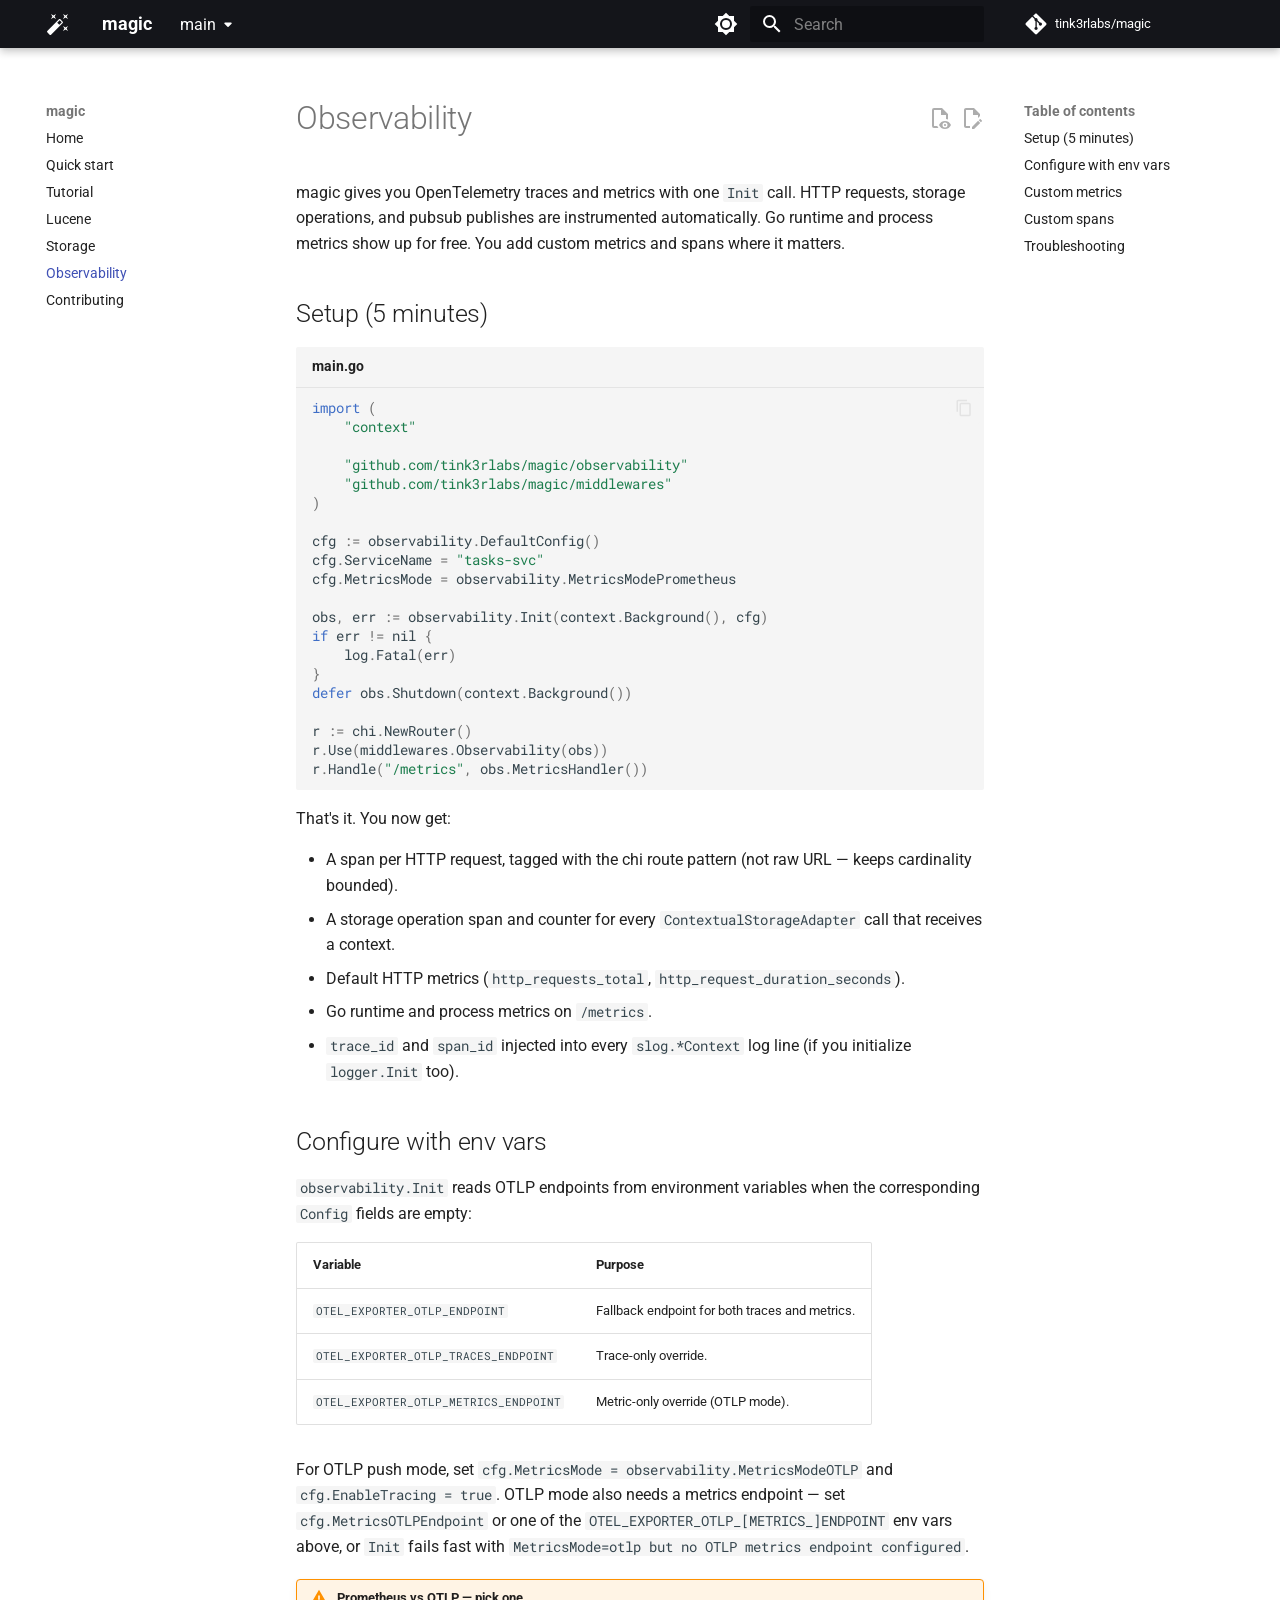
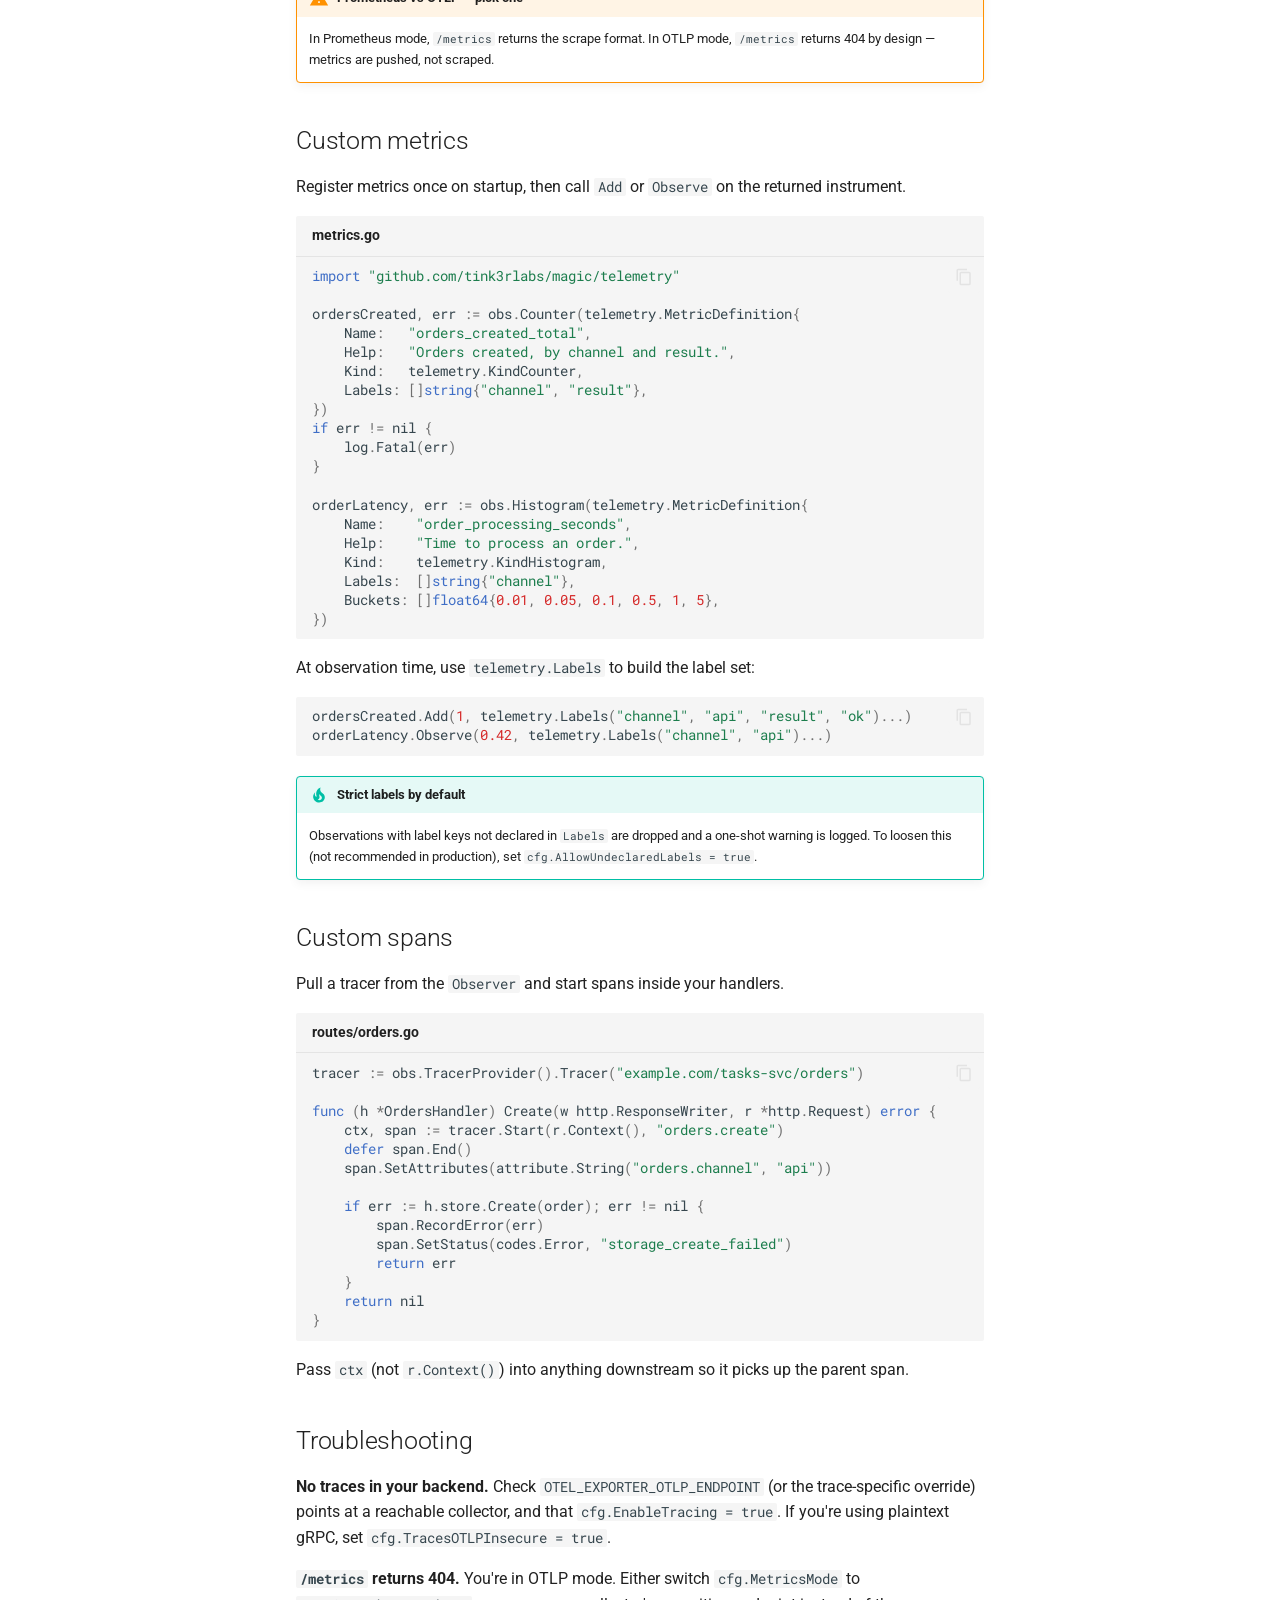
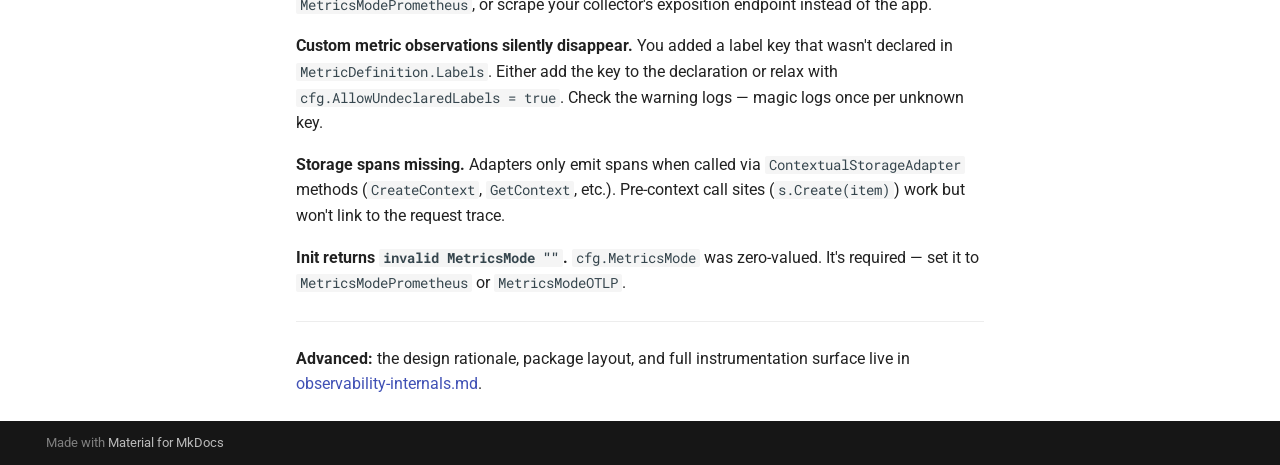
<file: main/observability/index.html>
<!doctype html>
<html lang="en" class="no-js">
  <head>
    
      <meta charset="utf-8">
      <meta name="viewport" content="width=device-width,initial-scale=1">
      
        <meta name="description" content="Common building blocks for Go microservices, so your service code can focus on business logic.">
      
      
      
        <link rel="canonical" href="https://tink3rlabs.github.io/magic/main/observability/">
      
      
        <link rel="prev" href="../storage/">
      
      
        <link rel="next" href="../contributing/">
      
      
        
      
      
      <link rel="icon" href="../assets/favicon.png">
      <meta name="generator" content="mkdocs-1.6.1, mkdocs-material-9.7.7">
    
    
      
        <title>Observability - magic</title>
      
    
    
      <link rel="stylesheet" href="../assets/stylesheets/main.ec1eaa64.min.css">
      
        
        <link rel="stylesheet" href="../assets/stylesheets/palette.ab4e12ef.min.css">
      
      


    
    
      
    
    
      
        
        
        <link rel="preconnect" href="https://fonts.gstatic.com" crossorigin>
        <link rel="stylesheet" href="https://fonts.googleapis.com/css?family=Roboto:300,300i,400,400i,700,700i%7CRoboto+Mono:400,400i,700,700i&display=fallback">
        <style>:root{--md-text-font:"Roboto";--md-code-font:"Roboto Mono"}</style>
      
    
    
    <script>__md_scope=new URL("..",location),__md_hash=e=>[...e].reduce(((e,_)=>(e<<5)-e+_.charCodeAt(0)),0),__md_get=(e,_=localStorage,t=__md_scope)=>JSON.parse(_.getItem(t.pathname+"."+e)),__md_set=(e,_,t=localStorage,a=__md_scope)=>{try{t.setItem(a.pathname+"."+e,JSON.stringify(_))}catch(e){}}</script>
    
      

    
    
  </head>
  
  
    
    
      
    
    
    
    
    <body dir="ltr" data-md-color-scheme="default" data-md-color-primary="black" data-md-color-accent="black">
  
    
    <input class="md-toggle" data-md-toggle="drawer" type="checkbox" id="__drawer" autocomplete="off">
    <input class="md-toggle" data-md-toggle="search" type="checkbox" id="__search" autocomplete="off">
    <label class="md-overlay" for="__drawer"></label>
    <div data-md-component="skip">
      
        
        <a href="#observability" class="md-skip">
          Skip to content
        </a>
      
    </div>
    <div data-md-component="announce">
      
    </div>
    
      <div data-md-color-scheme="default" data-md-component="outdated" hidden>
        
      </div>
    
    
      

  

<header class="md-header md-header--shadow" data-md-component="header">
  <nav class="md-header__inner md-grid" aria-label="Header">
    <a href=".." title="magic" class="md-header__button md-logo" aria-label="magic" data-md-component="logo">
      
  
  <svg xmlns="http://www.w3.org/2000/svg" viewBox="0 0 24 24"><path d="M7.5 5.6 5 7l1.4-2.5L5 2l2.5 1.4L10 2 8.6 4.5 10 7zm12 9.8L22 14l-1.4 2.5L22 19l-2.5-1.4L17 19l1.4-2.5L17 14zM22 2l-1.4 2.5L22 7l-2.5-1.4L17 7l1.4-2.5L17 2l2.5 1.4zm-8.66 10.78 2.44-2.44-2.12-2.12-2.44 2.44zm1.03-5.49 2.34 2.34c.39.37.39 1.02 0 1.41L5.04 22.71c-.39.39-1.04.39-1.41 0l-2.34-2.34c-.39-.37-.39-1.02 0-1.41L12.96 7.29c.39-.39 1.04-.39 1.41 0"/></svg>

    </a>
    <label class="md-header__button md-icon" for="__drawer">
      
      <svg xmlns="http://www.w3.org/2000/svg" viewBox="0 0 24 24"><path d="M3 6h18v2H3zm0 5h18v2H3zm0 5h18v2H3z"/></svg>
    </label>
    <div class="md-header__title" data-md-component="header-title">
      <div class="md-header__ellipsis">
        <div class="md-header__topic">
          <span class="md-ellipsis">
            magic
          </span>
        </div>
        <div class="md-header__topic" data-md-component="header-topic">
          <span class="md-ellipsis">
            
              Observability
            
          </span>
        </div>
      </div>
    </div>
    
      
        <form class="md-header__option" data-md-component="palette">
  
    
    
    
    <input class="md-option" data-md-color-media="(prefers-color-scheme: light)" data-md-color-scheme="default" data-md-color-primary="black" data-md-color-accent="black"  aria-label="Switch to dark mode"  type="radio" name="__palette" id="__palette_0">
    
      <label class="md-header__button md-icon" title="Switch to dark mode" for="__palette_1" hidden>
        <svg xmlns="http://www.w3.org/2000/svg" viewBox="0 0 24 24"><path d="M12 8a4 4 0 0 0-4 4 4 4 0 0 0 4 4 4 4 0 0 0 4-4 4 4 0 0 0-4-4m0 10a6 6 0 0 1-6-6 6 6 0 0 1 6-6 6 6 0 0 1 6 6 6 6 0 0 1-6 6m8-9.31V4h-4.69L12 .69 8.69 4H4v4.69L.69 12 4 15.31V20h4.69L12 23.31 15.31 20H20v-4.69L23.31 12z"/></svg>
      </label>
    
  
    
    
    
    <input class="md-option" data-md-color-media="(prefers-color-scheme: dark)" data-md-color-scheme="slate" data-md-color-primary="black" data-md-color-accent="white"  aria-label="Switch to light mode"  type="radio" name="__palette" id="__palette_1">
    
      <label class="md-header__button md-icon" title="Switch to light mode" for="__palette_0" hidden>
        <svg xmlns="http://www.w3.org/2000/svg" viewBox="0 0 24 24"><path d="M12 18c-.89 0-1.74-.2-2.5-.55C11.56 16.5 13 14.42 13 12s-1.44-4.5-3.5-5.45C10.26 6.2 11.11 6 12 6a6 6 0 0 1 6 6 6 6 0 0 1-6 6m8-9.31V4h-4.69L12 .69 8.69 4H4v4.69L.69 12 4 15.31V20h4.69L12 23.31 15.31 20H20v-4.69L23.31 12z"/></svg>
      </label>
    
  
</form>
      
    
    
      <script>var palette=__md_get("__palette");if(palette&&palette.color){if("(prefers-color-scheme)"===palette.color.media){var media=matchMedia("(prefers-color-scheme: light)"),input=document.querySelector(media.matches?"[data-md-color-media='(prefers-color-scheme: light)']":"[data-md-color-media='(prefers-color-scheme: dark)']");palette.color.media=input.getAttribute("data-md-color-media"),palette.color.scheme=input.getAttribute("data-md-color-scheme"),palette.color.primary=input.getAttribute("data-md-color-primary"),palette.color.accent=input.getAttribute("data-md-color-accent")}for(var[key,value]of Object.entries(palette.color))document.body.setAttribute("data-md-color-"+key,value)}</script>
    
    
    
      
      
        <label class="md-header__button md-icon" for="__search">
          
          <svg xmlns="http://www.w3.org/2000/svg" viewBox="0 0 24 24"><path d="M9.5 3A6.5 6.5 0 0 1 16 9.5c0 1.61-.59 3.09-1.56 4.23l.27.27h.79l5 5-1.5 1.5-5-5v-.79l-.27-.27A6.52 6.52 0 0 1 9.5 16 6.5 6.5 0 0 1 3 9.5 6.5 6.5 0 0 1 9.5 3m0 2C7 5 5 7 5 9.5S7 14 9.5 14 14 12 14 9.5 12 5 9.5 5"/></svg>
        </label>
        <div class="md-search" data-md-component="search" role="dialog">
  <label class="md-search__overlay" for="__search"></label>
  <div class="md-search__inner" role="search">
    <form class="md-search__form" name="search">
      <input type="text" class="md-search__input" name="query" aria-label="Search" placeholder="Search" autocapitalize="off" autocorrect="off" autocomplete="off" spellcheck="false" data-md-component="search-query" required>
      <label class="md-search__icon md-icon" for="__search">
        
        <svg xmlns="http://www.w3.org/2000/svg" viewBox="0 0 24 24"><path d="M9.5 3A6.5 6.5 0 0 1 16 9.5c0 1.61-.59 3.09-1.56 4.23l.27.27h.79l5 5-1.5 1.5-5-5v-.79l-.27-.27A6.52 6.52 0 0 1 9.5 16 6.5 6.5 0 0 1 3 9.5 6.5 6.5 0 0 1 9.5 3m0 2C7 5 5 7 5 9.5S7 14 9.5 14 14 12 14 9.5 12 5 9.5 5"/></svg>
        
        <svg xmlns="http://www.w3.org/2000/svg" viewBox="0 0 24 24"><path d="M20 11v2H8l5.5 5.5-1.42 1.42L4.16 12l7.92-7.92L13.5 5.5 8 11z"/></svg>
      </label>
      <nav class="md-search__options" aria-label="Search">
        
        <button type="reset" class="md-search__icon md-icon" title="Clear" aria-label="Clear" tabindex="-1">
          
          <svg xmlns="http://www.w3.org/2000/svg" viewBox="0 0 24 24"><path d="M19 6.41 17.59 5 12 10.59 6.41 5 5 6.41 10.59 12 5 17.59 6.41 19 12 13.41 17.59 19 19 17.59 13.41 12z"/></svg>
        </button>
      </nav>
      
        <div class="md-search__suggest" data-md-component="search-suggest"></div>
      
    </form>
    <div class="md-search__output">
      <div class="md-search__scrollwrap" tabindex="0" data-md-scrollfix>
        <div class="md-search-result" data-md-component="search-result">
          <div class="md-search-result__meta">
            Initializing search
          </div>
          <ol class="md-search-result__list" role="presentation"></ol>
        </div>
      </div>
    </div>
  </div>
</div>
      
    
    
      <div class="md-header__source">
        <a href="https://github.com/tink3rlabs/magic" title="Go to repository" class="md-source" data-md-component="source">
  <div class="md-source__icon md-icon">
    
    <svg xmlns="http://www.w3.org/2000/svg" viewBox="0 0 448 512"><!--! Font Awesome Free 7.1.0 by @fontawesome - https://fontawesome.com License - https://fontawesome.com/license/free (Icons: CC BY 4.0, Fonts: SIL OFL 1.1, Code: MIT License) Copyright 2025 Fonticons, Inc.--><path d="M439.6 236.1 244 40.5c-5.4-5.5-12.8-8.5-20.4-8.5s-15 3-20.4 8.4L162.5 81l51.5 51.5c27.1-9.1 52.7 16.8 43.4 43.7l49.7 49.7c34.2-11.8 61.2 31 35.5 56.7-26.5 26.5-70.2-2.9-56-37.3L240.3 199v121.9c25.3 12.5 22.3 41.8 9.1 55-6.4 6.4-15.2 10.1-24.3 10.1s-17.8-3.6-24.3-10.1c-17.6-17.6-11.1-46.9 11.2-56v-123c-20.8-8.5-24.6-30.7-18.6-45L142.6 101 8.5 235.1C3 240.6 0 247.9 0 255.5s3 15 8.5 20.4l195.6 195.7c5.4 5.4 12.7 8.4 20.4 8.4s15-3 20.4-8.4l194.7-194.7c5.4-5.4 8.4-12.8 8.4-20.4s-3-15-8.4-20.4"/></svg>
  </div>
  <div class="md-source__repository">
    tink3rlabs/magic
  </div>
</a>
      </div>
    
  </nav>
  
</header>
    
    <div class="md-container" data-md-component="container">
      
      
        
          
        
      
      <main class="md-main" data-md-component="main">
        <div class="md-main__inner md-grid">
          
            
              
              <div class="md-sidebar md-sidebar--primary" data-md-component="sidebar" data-md-type="navigation" >
                <div class="md-sidebar__scrollwrap">
                  <div class="md-sidebar__inner">
                    



<nav class="md-nav md-nav--primary" aria-label="Navigation" data-md-level="0">
  <label class="md-nav__title" for="__drawer">
    <a href=".." title="magic" class="md-nav__button md-logo" aria-label="magic" data-md-component="logo">
      
  
  <svg xmlns="http://www.w3.org/2000/svg" viewBox="0 0 24 24"><path d="M7.5 5.6 5 7l1.4-2.5L5 2l2.5 1.4L10 2 8.6 4.5 10 7zm12 9.8L22 14l-1.4 2.5L22 19l-2.5-1.4L17 19l1.4-2.5L17 14zM22 2l-1.4 2.5L22 7l-2.5-1.4L17 7l1.4-2.5L17 2l2.5 1.4zm-8.66 10.78 2.44-2.44-2.12-2.12-2.44 2.44zm1.03-5.49 2.34 2.34c.39.37.39 1.02 0 1.41L5.04 22.71c-.39.39-1.04.39-1.41 0l-2.34-2.34c-.39-.37-.39-1.02 0-1.41L12.96 7.29c.39-.39 1.04-.39 1.41 0"/></svg>

    </a>
    magic
  </label>
  
    <div class="md-nav__source">
      <a href="https://github.com/tink3rlabs/magic" title="Go to repository" class="md-source" data-md-component="source">
  <div class="md-source__icon md-icon">
    
    <svg xmlns="http://www.w3.org/2000/svg" viewBox="0 0 448 512"><!--! Font Awesome Free 7.1.0 by @fontawesome - https://fontawesome.com License - https://fontawesome.com/license/free (Icons: CC BY 4.0, Fonts: SIL OFL 1.1, Code: MIT License) Copyright 2025 Fonticons, Inc.--><path d="M439.6 236.1 244 40.5c-5.4-5.5-12.8-8.5-20.4-8.5s-15 3-20.4 8.4L162.5 81l51.5 51.5c27.1-9.1 52.7 16.8 43.4 43.7l49.7 49.7c34.2-11.8 61.2 31 35.5 56.7-26.5 26.5-70.2-2.9-56-37.3L240.3 199v121.9c25.3 12.5 22.3 41.8 9.1 55-6.4 6.4-15.2 10.1-24.3 10.1s-17.8-3.6-24.3-10.1c-17.6-17.6-11.1-46.9 11.2-56v-123c-20.8-8.5-24.6-30.7-18.6-45L142.6 101 8.5 235.1C3 240.6 0 247.9 0 255.5s3 15 8.5 20.4l195.6 195.7c5.4 5.4 12.7 8.4 20.4 8.4s15-3 20.4-8.4l194.7-194.7c5.4-5.4 8.4-12.8 8.4-20.4s-3-15-8.4-20.4"/></svg>
  </div>
  <div class="md-source__repository">
    tink3rlabs/magic
  </div>
</a>
    </div>
  
  <ul class="md-nav__list" data-md-scrollfix>
    
      
      
  
  
  
  
    <li class="md-nav__item">
      <a href=".." class="md-nav__link">
        
  
  
  <span class="md-ellipsis">
    
  
    Home
  

    
  </span>
  
  

      </a>
    </li>
  

    
      
      
  
  
  
  
    <li class="md-nav__item">
      <a href="../getting-started/" class="md-nav__link">
        
  
  
  <span class="md-ellipsis">
    
  
    Quick start
  

    
  </span>
  
  

      </a>
    </li>
  

    
      
      
  
  
  
  
    <li class="md-nav__item">
      <a href="../tutorial/" class="md-nav__link">
        
  
  
  <span class="md-ellipsis">
    
  
    Tutorial
  

    
  </span>
  
  

      </a>
    </li>
  

    
      
      
  
  
  
  
    <li class="md-nav__item">
      <a href="../lucene/" class="md-nav__link">
        
  
  
  <span class="md-ellipsis">
    
  
    Lucene
  

    
  </span>
  
  

      </a>
    </li>
  

    
      
      
  
  
  
  
    <li class="md-nav__item">
      <a href="../storage/" class="md-nav__link">
        
  
  
  <span class="md-ellipsis">
    
  
    Storage
  

    
  </span>
  
  

      </a>
    </li>
  

    
      
      
  
  
    
  
  
  
    <li class="md-nav__item md-nav__item--active">
      
      <input class="md-nav__toggle md-toggle" type="checkbox" id="__toc">
      
      
        
      
      
        <label class="md-nav__link md-nav__link--active" for="__toc">
          
  
  
  <span class="md-ellipsis">
    
  
    Observability
  

    
  </span>
  
  

          <span class="md-nav__icon md-icon"></span>
        </label>
      
      <a href="./" class="md-nav__link md-nav__link--active">
        
  
  
  <span class="md-ellipsis">
    
  
    Observability
  

    
  </span>
  
  

      </a>
      
        

<nav class="md-nav md-nav--secondary" aria-label="Table of contents">
  
  
  
    
  
  
    <label class="md-nav__title" for="__toc">
      <span class="md-nav__icon md-icon"></span>
      Table of contents
    </label>
    <ul class="md-nav__list" data-md-component="toc" data-md-scrollfix>
      
        <li class="md-nav__item">
  <a href="#setup-5-minutes" class="md-nav__link">
    <span class="md-ellipsis">
      
        Setup (5 minutes)
      
    </span>
  </a>
  
</li>
      
        <li class="md-nav__item">
  <a href="#configure-with-env-vars" class="md-nav__link">
    <span class="md-ellipsis">
      
        Configure with env vars
      
    </span>
  </a>
  
</li>
      
        <li class="md-nav__item">
  <a href="#custom-metrics" class="md-nav__link">
    <span class="md-ellipsis">
      
        Custom metrics
      
    </span>
  </a>
  
</li>
      
        <li class="md-nav__item">
  <a href="#custom-spans" class="md-nav__link">
    <span class="md-ellipsis">
      
        Custom spans
      
    </span>
  </a>
  
</li>
      
        <li class="md-nav__item">
  <a href="#troubleshooting" class="md-nav__link">
    <span class="md-ellipsis">
      
        Troubleshooting
      
    </span>
  </a>
  
</li>
      
    </ul>
  
</nav>
      
    </li>
  

    
      
      
  
  
  
  
    <li class="md-nav__item">
      <a href="../contributing/" class="md-nav__link">
        
  
  
  <span class="md-ellipsis">
    
  
    Contributing
  

    
  </span>
  
  

      </a>
    </li>
  

    
  </ul>
</nav>
                  </div>
                </div>
              </div>
            
            
              
              <div class="md-sidebar md-sidebar--secondary" data-md-component="sidebar" data-md-type="toc" >
                <div class="md-sidebar__scrollwrap">
                  <div class="md-sidebar__inner">
                    

<nav class="md-nav md-nav--secondary" aria-label="Table of contents">
  
  
  
    
  
  
    <label class="md-nav__title" for="__toc">
      <span class="md-nav__icon md-icon"></span>
      Table of contents
    </label>
    <ul class="md-nav__list" data-md-component="toc" data-md-scrollfix>
      
        <li class="md-nav__item">
  <a href="#setup-5-minutes" class="md-nav__link">
    <span class="md-ellipsis">
      
        Setup (5 minutes)
      
    </span>
  </a>
  
</li>
      
        <li class="md-nav__item">
  <a href="#configure-with-env-vars" class="md-nav__link">
    <span class="md-ellipsis">
      
        Configure with env vars
      
    </span>
  </a>
  
</li>
      
        <li class="md-nav__item">
  <a href="#custom-metrics" class="md-nav__link">
    <span class="md-ellipsis">
      
        Custom metrics
      
    </span>
  </a>
  
</li>
      
        <li class="md-nav__item">
  <a href="#custom-spans" class="md-nav__link">
    <span class="md-ellipsis">
      
        Custom spans
      
    </span>
  </a>
  
</li>
      
        <li class="md-nav__item">
  <a href="#troubleshooting" class="md-nav__link">
    <span class="md-ellipsis">
      
        Troubleshooting
      
    </span>
  </a>
  
</li>
      
    </ul>
  
</nav>
                  </div>
                </div>
              </div>
            
          
          
            <div class="md-content" data-md-component="content">
              
              <article class="md-content__inner md-typeset">
                
                  


  
    <a href="https://github.com/tink3rlabs/magic/edit/main/docs/observability.md" title="Edit this page" class="md-content__button md-icon" rel="edit">
      
      <svg xmlns="http://www.w3.org/2000/svg" viewBox="0 0 24 24"><path d="M10 20H6V4h7v5h5v3.1l2-2V8l-6-6H6c-1.1 0-2 .9-2 2v16c0 1.1.9 2 2 2h4zm10.2-7c.1 0 .3.1.4.2l1.3 1.3c.2.2.2.6 0 .8l-1 1-2.1-2.1 1-1c.1-.1.2-.2.4-.2m0 3.9L14.1 23H12v-2.1l6.1-6.1z"/></svg>
    </a>
  
  
    
      
    
    <a href="https://github.com/tink3rlabs/magic/raw/main/docs/observability.md" title="View source of this page" class="md-content__button md-icon">
      
      <svg xmlns="http://www.w3.org/2000/svg" viewBox="0 0 24 24"><path d="M17 18c.56 0 1 .44 1 1s-.44 1-1 1-1-.44-1-1 .44-1 1-1m0-3c-2.73 0-5.06 1.66-6 4 .94 2.34 3.27 4 6 4s5.06-1.66 6-4c-.94-2.34-3.27-4-6-4m0 6.5a2.5 2.5 0 0 1-2.5-2.5 2.5 2.5 0 0 1 2.5-2.5 2.5 2.5 0 0 1 2.5 2.5 2.5 2.5 0 0 1-2.5 2.5M9.27 20H6V4h7v5h5v4.07c.7.08 1.36.25 2 .49V8l-6-6H6a2 2 0 0 0-2 2v16a2 2 0 0 0 2 2h4.5a8.2 8.2 0 0 1-1.23-2"/></svg>
    </a>
  


<h1 id="observability">Observability<a class="headerlink" href="#observability" title="Permanent link">&para;</a></h1>
<p>magic gives you OpenTelemetry traces and metrics with one <code>Init</code> call. HTTP requests, storage operations, and pubsub publishes are instrumented automatically. Go runtime and process metrics show up for free. You add custom metrics and spans where it matters.</p>
<h2 id="setup-5-minutes">Setup (5 minutes)<a class="headerlink" href="#setup-5-minutes" title="Permanent link">&para;</a></h2>
<div class="highlight"><span class="filename">main.go</span><pre><span></span><code><a id="__codelineno-0-1" name="__codelineno-0-1" href="#__codelineno-0-1"></a><span class="kn">import</span><span class="w"> </span><span class="p">(</span>
<a id="__codelineno-0-2" name="__codelineno-0-2" href="#__codelineno-0-2"></a><span class="w">    </span><span class="s">"context"</span>
<a id="__codelineno-0-3" name="__codelineno-0-3" href="#__codelineno-0-3"></a>
<a id="__codelineno-0-4" name="__codelineno-0-4" href="#__codelineno-0-4"></a><span class="w">    </span><span class="s">"github.com/tink3rlabs/magic/observability"</span>
<a id="__codelineno-0-5" name="__codelineno-0-5" href="#__codelineno-0-5"></a><span class="w">    </span><span class="s">"github.com/tink3rlabs/magic/middlewares"</span>
<a id="__codelineno-0-6" name="__codelineno-0-6" href="#__codelineno-0-6"></a><span class="p">)</span>
<a id="__codelineno-0-7" name="__codelineno-0-7" href="#__codelineno-0-7"></a>
<a id="__codelineno-0-8" name="__codelineno-0-8" href="#__codelineno-0-8"></a><span class="nx">cfg</span><span class="w"> </span><span class="o">:=</span><span class="w"> </span><span class="nx">observability</span><span class="p">.</span><span class="nx">DefaultConfig</span><span class="p">()</span>
<a id="__codelineno-0-9" name="__codelineno-0-9" href="#__codelineno-0-9"></a><span class="nx">cfg</span><span class="p">.</span><span class="nx">ServiceName</span><span class="w"> </span><span class="o">=</span><span class="w"> </span><span class="s">"tasks-svc"</span>
<a id="__codelineno-0-10" name="__codelineno-0-10" href="#__codelineno-0-10"></a><span class="nx">cfg</span><span class="p">.</span><span class="nx">MetricsMode</span><span class="w"> </span><span class="o">=</span><span class="w"> </span><span class="nx">observability</span><span class="p">.</span><span class="nx">MetricsModePrometheus</span>
<a id="__codelineno-0-11" name="__codelineno-0-11" href="#__codelineno-0-11"></a>
<a id="__codelineno-0-12" name="__codelineno-0-12" href="#__codelineno-0-12"></a><span class="nx">obs</span><span class="p">,</span><span class="w"> </span><span class="nx">err</span><span class="w"> </span><span class="o">:=</span><span class="w"> </span><span class="nx">observability</span><span class="p">.</span><span class="nx">Init</span><span class="p">(</span><span class="nx">context</span><span class="p">.</span><span class="nx">Background</span><span class="p">(),</span><span class="w"> </span><span class="nx">cfg</span><span class="p">)</span>
<a id="__codelineno-0-13" name="__codelineno-0-13" href="#__codelineno-0-13"></a><span class="k">if</span><span class="w"> </span><span class="nx">err</span><span class="w"> </span><span class="o">!=</span><span class="w"> </span><span class="kc">nil</span><span class="w"> </span><span class="p">{</span>
<a id="__codelineno-0-14" name="__codelineno-0-14" href="#__codelineno-0-14"></a><span class="w">    </span><span class="nx">log</span><span class="p">.</span><span class="nx">Fatal</span><span class="p">(</span><span class="nx">err</span><span class="p">)</span>
<a id="__codelineno-0-15" name="__codelineno-0-15" href="#__codelineno-0-15"></a><span class="p">}</span>
<a id="__codelineno-0-16" name="__codelineno-0-16" href="#__codelineno-0-16"></a><span class="k">defer</span><span class="w"> </span><span class="nx">obs</span><span class="p">.</span><span class="nx">Shutdown</span><span class="p">(</span><span class="nx">context</span><span class="p">.</span><span class="nx">Background</span><span class="p">())</span>
<a id="__codelineno-0-17" name="__codelineno-0-17" href="#__codelineno-0-17"></a>
<a id="__codelineno-0-18" name="__codelineno-0-18" href="#__codelineno-0-18"></a><span class="nx">r</span><span class="w"> </span><span class="o">:=</span><span class="w"> </span><span class="nx">chi</span><span class="p">.</span><span class="nx">NewRouter</span><span class="p">()</span>
<a id="__codelineno-0-19" name="__codelineno-0-19" href="#__codelineno-0-19"></a><span class="nx">r</span><span class="p">.</span><span class="nx">Use</span><span class="p">(</span><span class="nx">middlewares</span><span class="p">.</span><span class="nx">Observability</span><span class="p">(</span><span class="nx">obs</span><span class="p">))</span>
<a id="__codelineno-0-20" name="__codelineno-0-20" href="#__codelineno-0-20"></a><span class="nx">r</span><span class="p">.</span><span class="nx">Handle</span><span class="p">(</span><span class="s">"/metrics"</span><span class="p">,</span><span class="w"> </span><span class="nx">obs</span><span class="p">.</span><span class="nx">MetricsHandler</span><span class="p">())</span>
</code></pre></div>
<p>That's it. You now get:</p>
<ul>
<li>A span per HTTP request, tagged with the chi route pattern (not raw URL — keeps cardinality bounded).</li>
<li>A storage operation span and counter for every <code>ContextualStorageAdapter</code> call that receives a context.</li>
<li>Default HTTP metrics (<code>http_requests_total</code>, <code>http_request_duration_seconds</code>).</li>
<li>Go runtime and process metrics on <code>/metrics</code>.</li>
<li><code>trace_id</code> and <code>span_id</code> injected into every <code>slog.*Context</code> log line (if you initialize <code>logger.Init</code> too).</li>
</ul>
<h2 id="configure-with-env-vars">Configure with env vars<a class="headerlink" href="#configure-with-env-vars" title="Permanent link">&para;</a></h2>
<p><code>observability.Init</code> reads OTLP endpoints from environment variables when the corresponding <code>Config</code> fields are empty:</p>
<table>
<thead>
<tr>
<th>Variable</th>
<th>Purpose</th>
</tr>
</thead>
<tbody>
<tr>
<td><code>OTEL_EXPORTER_OTLP_ENDPOINT</code></td>
<td>Fallback endpoint for both traces and metrics.</td>
</tr>
<tr>
<td><code>OTEL_EXPORTER_OTLP_TRACES_ENDPOINT</code></td>
<td>Trace-only override.</td>
</tr>
<tr>
<td><code>OTEL_EXPORTER_OTLP_METRICS_ENDPOINT</code></td>
<td>Metric-only override (OTLP mode).</td>
</tr>
</tbody>
</table>
<p>For OTLP push mode, set <code>cfg.MetricsMode = observability.MetricsModeOTLP</code> and <code>cfg.EnableTracing = true</code>. OTLP mode also needs a metrics endpoint — set <code>cfg.MetricsOTLPEndpoint</code> or one of the <code>OTEL_EXPORTER_OTLP_[METRICS_]ENDPOINT</code> env vars above, or <code>Init</code> fails fast with <code>MetricsMode=otlp but no OTLP metrics endpoint configured</code>.</p>
<div class="admonition warning">
<p class="admonition-title">Prometheus vs OTLP — pick one</p>
<p>In Prometheus mode, <code>/metrics</code> returns the scrape format. In OTLP mode, <code>/metrics</code> returns 404 by design — metrics are pushed, not scraped.</p>
</div>
<h2 id="custom-metrics">Custom metrics<a class="headerlink" href="#custom-metrics" title="Permanent link">&para;</a></h2>
<p>Register metrics once on startup, then call <code>Add</code> or <code>Observe</code> on the returned instrument.</p>
<div class="highlight"><span class="filename">metrics.go</span><pre><span></span><code><a id="__codelineno-1-1" name="__codelineno-1-1" href="#__codelineno-1-1"></a><span class="kn">import</span><span class="w"> </span><span class="s">"github.com/tink3rlabs/magic/telemetry"</span>
<a id="__codelineno-1-2" name="__codelineno-1-2" href="#__codelineno-1-2"></a>
<a id="__codelineno-1-3" name="__codelineno-1-3" href="#__codelineno-1-3"></a><span class="nx">ordersCreated</span><span class="p">,</span><span class="w"> </span><span class="nx">err</span><span class="w"> </span><span class="o">:=</span><span class="w"> </span><span class="nx">obs</span><span class="p">.</span><span class="nx">Counter</span><span class="p">(</span><span class="nx">telemetry</span><span class="p">.</span><span class="nx">MetricDefinition</span><span class="p">{</span>
<a id="__codelineno-1-4" name="__codelineno-1-4" href="#__codelineno-1-4"></a><span class="w">    </span><span class="nx">Name</span><span class="p">:</span><span class="w">   </span><span class="s">"orders_created_total"</span><span class="p">,</span>
<a id="__codelineno-1-5" name="__codelineno-1-5" href="#__codelineno-1-5"></a><span class="w">    </span><span class="nx">Help</span><span class="p">:</span><span class="w">   </span><span class="s">"Orders created, by channel and result."</span><span class="p">,</span>
<a id="__codelineno-1-6" name="__codelineno-1-6" href="#__codelineno-1-6"></a><span class="w">    </span><span class="nx">Kind</span><span class="p">:</span><span class="w">   </span><span class="nx">telemetry</span><span class="p">.</span><span class="nx">KindCounter</span><span class="p">,</span>
<a id="__codelineno-1-7" name="__codelineno-1-7" href="#__codelineno-1-7"></a><span class="w">    </span><span class="nx">Labels</span><span class="p">:</span><span class="w"> </span><span class="p">[]</span><span class="kt">string</span><span class="p">{</span><span class="s">"channel"</span><span class="p">,</span><span class="w"> </span><span class="s">"result"</span><span class="p">},</span>
<a id="__codelineno-1-8" name="__codelineno-1-8" href="#__codelineno-1-8"></a><span class="p">})</span>
<a id="__codelineno-1-9" name="__codelineno-1-9" href="#__codelineno-1-9"></a><span class="k">if</span><span class="w"> </span><span class="nx">err</span><span class="w"> </span><span class="o">!=</span><span class="w"> </span><span class="kc">nil</span><span class="w"> </span><span class="p">{</span>
<a id="__codelineno-1-10" name="__codelineno-1-10" href="#__codelineno-1-10"></a><span class="w">    </span><span class="nx">log</span><span class="p">.</span><span class="nx">Fatal</span><span class="p">(</span><span class="nx">err</span><span class="p">)</span>
<a id="__codelineno-1-11" name="__codelineno-1-11" href="#__codelineno-1-11"></a><span class="p">}</span>
<a id="__codelineno-1-12" name="__codelineno-1-12" href="#__codelineno-1-12"></a>
<a id="__codelineno-1-13" name="__codelineno-1-13" href="#__codelineno-1-13"></a><span class="nx">orderLatency</span><span class="p">,</span><span class="w"> </span><span class="nx">err</span><span class="w"> </span><span class="o">:=</span><span class="w"> </span><span class="nx">obs</span><span class="p">.</span><span class="nx">Histogram</span><span class="p">(</span><span class="nx">telemetry</span><span class="p">.</span><span class="nx">MetricDefinition</span><span class="p">{</span>
<a id="__codelineno-1-14" name="__codelineno-1-14" href="#__codelineno-1-14"></a><span class="w">    </span><span class="nx">Name</span><span class="p">:</span><span class="w">    </span><span class="s">"order_processing_seconds"</span><span class="p">,</span>
<a id="__codelineno-1-15" name="__codelineno-1-15" href="#__codelineno-1-15"></a><span class="w">    </span><span class="nx">Help</span><span class="p">:</span><span class="w">    </span><span class="s">"Time to process an order."</span><span class="p">,</span>
<a id="__codelineno-1-16" name="__codelineno-1-16" href="#__codelineno-1-16"></a><span class="w">    </span><span class="nx">Kind</span><span class="p">:</span><span class="w">    </span><span class="nx">telemetry</span><span class="p">.</span><span class="nx">KindHistogram</span><span class="p">,</span>
<a id="__codelineno-1-17" name="__codelineno-1-17" href="#__codelineno-1-17"></a><span class="w">    </span><span class="nx">Labels</span><span class="p">:</span><span class="w">  </span><span class="p">[]</span><span class="kt">string</span><span class="p">{</span><span class="s">"channel"</span><span class="p">},</span>
<a id="__codelineno-1-18" name="__codelineno-1-18" href="#__codelineno-1-18"></a><span class="w">    </span><span class="nx">Buckets</span><span class="p">:</span><span class="w"> </span><span class="p">[]</span><span class="kt">float64</span><span class="p">{</span><span class="mf">0.01</span><span class="p">,</span><span class="w"> </span><span class="mf">0.05</span><span class="p">,</span><span class="w"> </span><span class="mf">0.1</span><span class="p">,</span><span class="w"> </span><span class="mf">0.5</span><span class="p">,</span><span class="w"> </span><span class="mi">1</span><span class="p">,</span><span class="w"> </span><span class="mi">5</span><span class="p">},</span>
<a id="__codelineno-1-19" name="__codelineno-1-19" href="#__codelineno-1-19"></a><span class="p">})</span>
</code></pre></div>
<p>At observation time, use <code>telemetry.Labels</code> to build the label set:</p>
<div class="highlight"><pre><span></span><code><a id="__codelineno-2-1" name="__codelineno-2-1" href="#__codelineno-2-1"></a><span class="nx">ordersCreated</span><span class="p">.</span><span class="nx">Add</span><span class="p">(</span><span class="mi">1</span><span class="p">,</span><span class="w"> </span><span class="nx">telemetry</span><span class="p">.</span><span class="nx">Labels</span><span class="p">(</span><span class="s">"channel"</span><span class="p">,</span><span class="w"> </span><span class="s">"api"</span><span class="p">,</span><span class="w"> </span><span class="s">"result"</span><span class="p">,</span><span class="w"> </span><span class="s">"ok"</span><span class="p">)...)</span>
<a id="__codelineno-2-2" name="__codelineno-2-2" href="#__codelineno-2-2"></a><span class="nx">orderLatency</span><span class="p">.</span><span class="nx">Observe</span><span class="p">(</span><span class="mf">0.42</span><span class="p">,</span><span class="w"> </span><span class="nx">telemetry</span><span class="p">.</span><span class="nx">Labels</span><span class="p">(</span><span class="s">"channel"</span><span class="p">,</span><span class="w"> </span><span class="s">"api"</span><span class="p">)...)</span>
</code></pre></div>
<div class="admonition tip">
<p class="admonition-title">Strict labels by default</p>
<p>Observations with label keys not declared in <code>Labels</code> are dropped and a one-shot warning is logged. To loosen this (not recommended in production), set <code>cfg.AllowUndeclaredLabels = true</code>.</p>
</div>
<h2 id="custom-spans">Custom spans<a class="headerlink" href="#custom-spans" title="Permanent link">&para;</a></h2>
<p>Pull a tracer from the <code>Observer</code> and start spans inside your handlers.</p>
<div class="highlight"><span class="filename">routes/orders.go</span><pre><span></span><code><a id="__codelineno-3-1" name="__codelineno-3-1" href="#__codelineno-3-1"></a><span class="nx">tracer</span><span class="w"> </span><span class="o">:=</span><span class="w"> </span><span class="nx">obs</span><span class="p">.</span><span class="nx">TracerProvider</span><span class="p">().</span><span class="nx">Tracer</span><span class="p">(</span><span class="s">"example.com/tasks-svc/orders"</span><span class="p">)</span>
<a id="__codelineno-3-2" name="__codelineno-3-2" href="#__codelineno-3-2"></a>
<a id="__codelineno-3-3" name="__codelineno-3-3" href="#__codelineno-3-3"></a><span class="kd">func</span><span class="w"> </span><span class="p">(</span><span class="nx">h</span><span class="w"> </span><span class="o">*</span><span class="nx">OrdersHandler</span><span class="p">)</span><span class="w"> </span><span class="nx">Create</span><span class="p">(</span><span class="nx">w</span><span class="w"> </span><span class="nx">http</span><span class="p">.</span><span class="nx">ResponseWriter</span><span class="p">,</span><span class="w"> </span><span class="nx">r</span><span class="w"> </span><span class="o">*</span><span class="nx">http</span><span class="p">.</span><span class="nx">Request</span><span class="p">)</span><span class="w"> </span><span class="kt">error</span><span class="w"> </span><span class="p">{</span>
<a id="__codelineno-3-4" name="__codelineno-3-4" href="#__codelineno-3-4"></a><span class="w">    </span><span class="nx">ctx</span><span class="p">,</span><span class="w"> </span><span class="nx">span</span><span class="w"> </span><span class="o">:=</span><span class="w"> </span><span class="nx">tracer</span><span class="p">.</span><span class="nx">Start</span><span class="p">(</span><span class="nx">r</span><span class="p">.</span><span class="nx">Context</span><span class="p">(),</span><span class="w"> </span><span class="s">"orders.create"</span><span class="p">)</span>
<a id="__codelineno-3-5" name="__codelineno-3-5" href="#__codelineno-3-5"></a><span class="w">    </span><span class="k">defer</span><span class="w"> </span><span class="nx">span</span><span class="p">.</span><span class="nx">End</span><span class="p">()</span>
<a id="__codelineno-3-6" name="__codelineno-3-6" href="#__codelineno-3-6"></a><span class="w">    </span><span class="nx">span</span><span class="p">.</span><span class="nx">SetAttributes</span><span class="p">(</span><span class="nx">attribute</span><span class="p">.</span><span class="nx">String</span><span class="p">(</span><span class="s">"orders.channel"</span><span class="p">,</span><span class="w"> </span><span class="s">"api"</span><span class="p">))</span>
<a id="__codelineno-3-7" name="__codelineno-3-7" href="#__codelineno-3-7"></a>
<a id="__codelineno-3-8" name="__codelineno-3-8" href="#__codelineno-3-8"></a><span class="w">    </span><span class="k">if</span><span class="w"> </span><span class="nx">err</span><span class="w"> </span><span class="o">:=</span><span class="w"> </span><span class="nx">h</span><span class="p">.</span><span class="nx">store</span><span class="p">.</span><span class="nx">Create</span><span class="p">(</span><span class="nx">order</span><span class="p">);</span><span class="w"> </span><span class="nx">err</span><span class="w"> </span><span class="o">!=</span><span class="w"> </span><span class="kc">nil</span><span class="w"> </span><span class="p">{</span>
<a id="__codelineno-3-9" name="__codelineno-3-9" href="#__codelineno-3-9"></a><span class="w">        </span><span class="nx">span</span><span class="p">.</span><span class="nx">RecordError</span><span class="p">(</span><span class="nx">err</span><span class="p">)</span>
<a id="__codelineno-3-10" name="__codelineno-3-10" href="#__codelineno-3-10"></a><span class="w">        </span><span class="nx">span</span><span class="p">.</span><span class="nx">SetStatus</span><span class="p">(</span><span class="nx">codes</span><span class="p">.</span><span class="nx">Error</span><span class="p">,</span><span class="w"> </span><span class="s">"storage_create_failed"</span><span class="p">)</span>
<a id="__codelineno-3-11" name="__codelineno-3-11" href="#__codelineno-3-11"></a><span class="w">        </span><span class="k">return</span><span class="w"> </span><span class="nx">err</span>
<a id="__codelineno-3-12" name="__codelineno-3-12" href="#__codelineno-3-12"></a><span class="w">    </span><span class="p">}</span>
<a id="__codelineno-3-13" name="__codelineno-3-13" href="#__codelineno-3-13"></a><span class="w">    </span><span class="k">return</span><span class="w"> </span><span class="kc">nil</span>
<a id="__codelineno-3-14" name="__codelineno-3-14" href="#__codelineno-3-14"></a><span class="p">}</span>
</code></pre></div>
<p>Pass <code>ctx</code> (not <code>r.Context()</code>) into anything downstream so it picks up the parent span.</p>
<h2 id="troubleshooting">Troubleshooting<a class="headerlink" href="#troubleshooting" title="Permanent link">&para;</a></h2>
<p><strong>No traces in your backend.</strong> Check <code>OTEL_EXPORTER_OTLP_ENDPOINT</code> (or the trace-specific override) points at a reachable collector, and that <code>cfg.EnableTracing = true</code>. If you're using plaintext gRPC, set <code>cfg.TracesOTLPInsecure = true</code>.</p>
<p><strong><code>/metrics</code> returns 404.</strong> You're in OTLP mode. Either switch <code>cfg.MetricsMode</code> to <code>MetricsModePrometheus</code>, or scrape your collector's exposition endpoint instead of the app.</p>
<p><strong>Custom metric observations silently disappear.</strong> You added a label key that wasn't declared in <code>MetricDefinition.Labels</code>. Either add the key to the declaration or relax with <code>cfg.AllowUndeclaredLabels = true</code>. Check the warning logs — magic logs once per unknown key.</p>
<p><strong>Storage spans missing.</strong> Adapters only emit spans when called via <code>ContextualStorageAdapter</code> methods (<code>CreateContext</code>, <code>GetContext</code>, etc.). Pre-context call sites (<code>s.Create(item)</code>) work but won't link to the request trace.</p>
<p><strong>Init returns <code>invalid MetricsMode ""</code>.</strong> <code>cfg.MetricsMode</code> was zero-valued. It's required — set it to <code>MetricsModePrometheus</code> or <code>MetricsModeOTLP</code>.</p>
<hr />
<p><strong>Advanced:</strong> the design rationale, package layout, and full instrumentation surface live in <a href="../observability-internals/">observability-internals.md</a>.</p>












                
              </article>
            </div>
          
          
<script>var target=document.getElementById(location.hash.slice(1));target&&target.name&&(target.checked=target.name.startsWith("__tabbed_"))</script>
        </div>
        
          <button type="button" class="md-top md-icon" data-md-component="top" hidden>
  
  <svg xmlns="http://www.w3.org/2000/svg" viewBox="0 0 24 24"><path d="M13 20h-2V8l-5.5 5.5-1.42-1.42L12 4.16l7.92 7.92-1.42 1.42L13 8z"/></svg>
  Back to top
</button>
        
      </main>
      
        <footer class="md-footer">
  
  <div class="md-footer-meta md-typeset">
    <div class="md-footer-meta__inner md-grid">
      <div class="md-copyright">
  
  
    Made with
    <a href="https://squidfunk.github.io/mkdocs-material/" target="_blank" rel="noopener">
      Material for MkDocs
    </a>
  
</div>
      
    </div>
  </div>
</footer>
      
    </div>
    <div class="md-dialog" data-md-component="dialog">
      <div class="md-dialog__inner md-typeset"></div>
    </div>
    
    
    
      
      
      <script id="__config" type="application/json">{"annotate": null, "base": "..", "features": ["navigation.instant", "navigation.tracking", "navigation.sections", "navigation.top", "content.code.copy", "content.action.edit", "content.action.view", "search.suggest", "search.highlight"], "search": "../assets/javascripts/workers/search.2c215733.min.js", "tags": null, "translations": {"clipboard.copied": "Copied to clipboard", "clipboard.copy": "Copy to clipboard", "search.result.more.one": "1 more on this page", "search.result.more.other": "# more on this page", "search.result.none": "No matching documents", "search.result.one": "1 matching document", "search.result.other": "# matching documents", "search.result.placeholder": "Type to start searching", "search.result.term.missing": "Missing", "select.version": "Select version"}, "version": {"default": "latest", "provider": "mike"}}</script>
    
    
      <script src="../assets/javascripts/bundle.d7400e89.min.js"></script>
      
    
  </body>
</html>
</file>
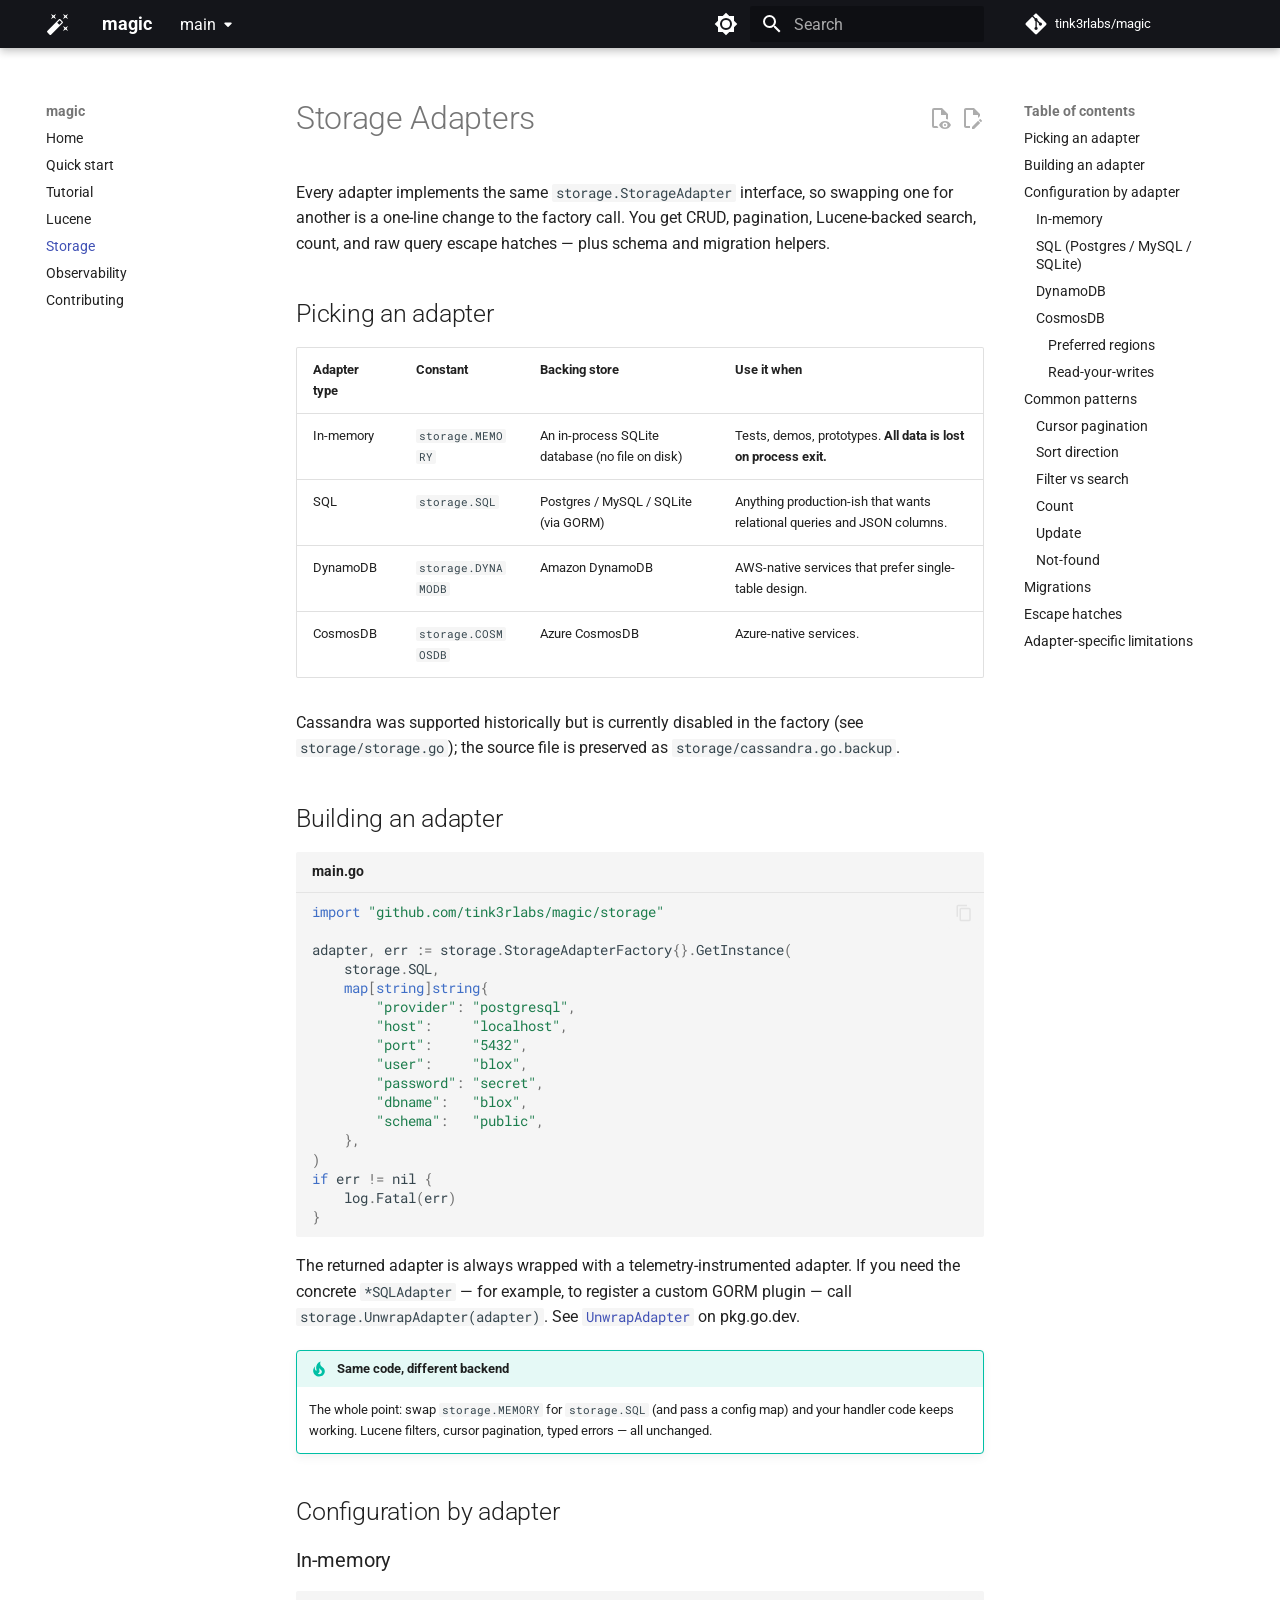
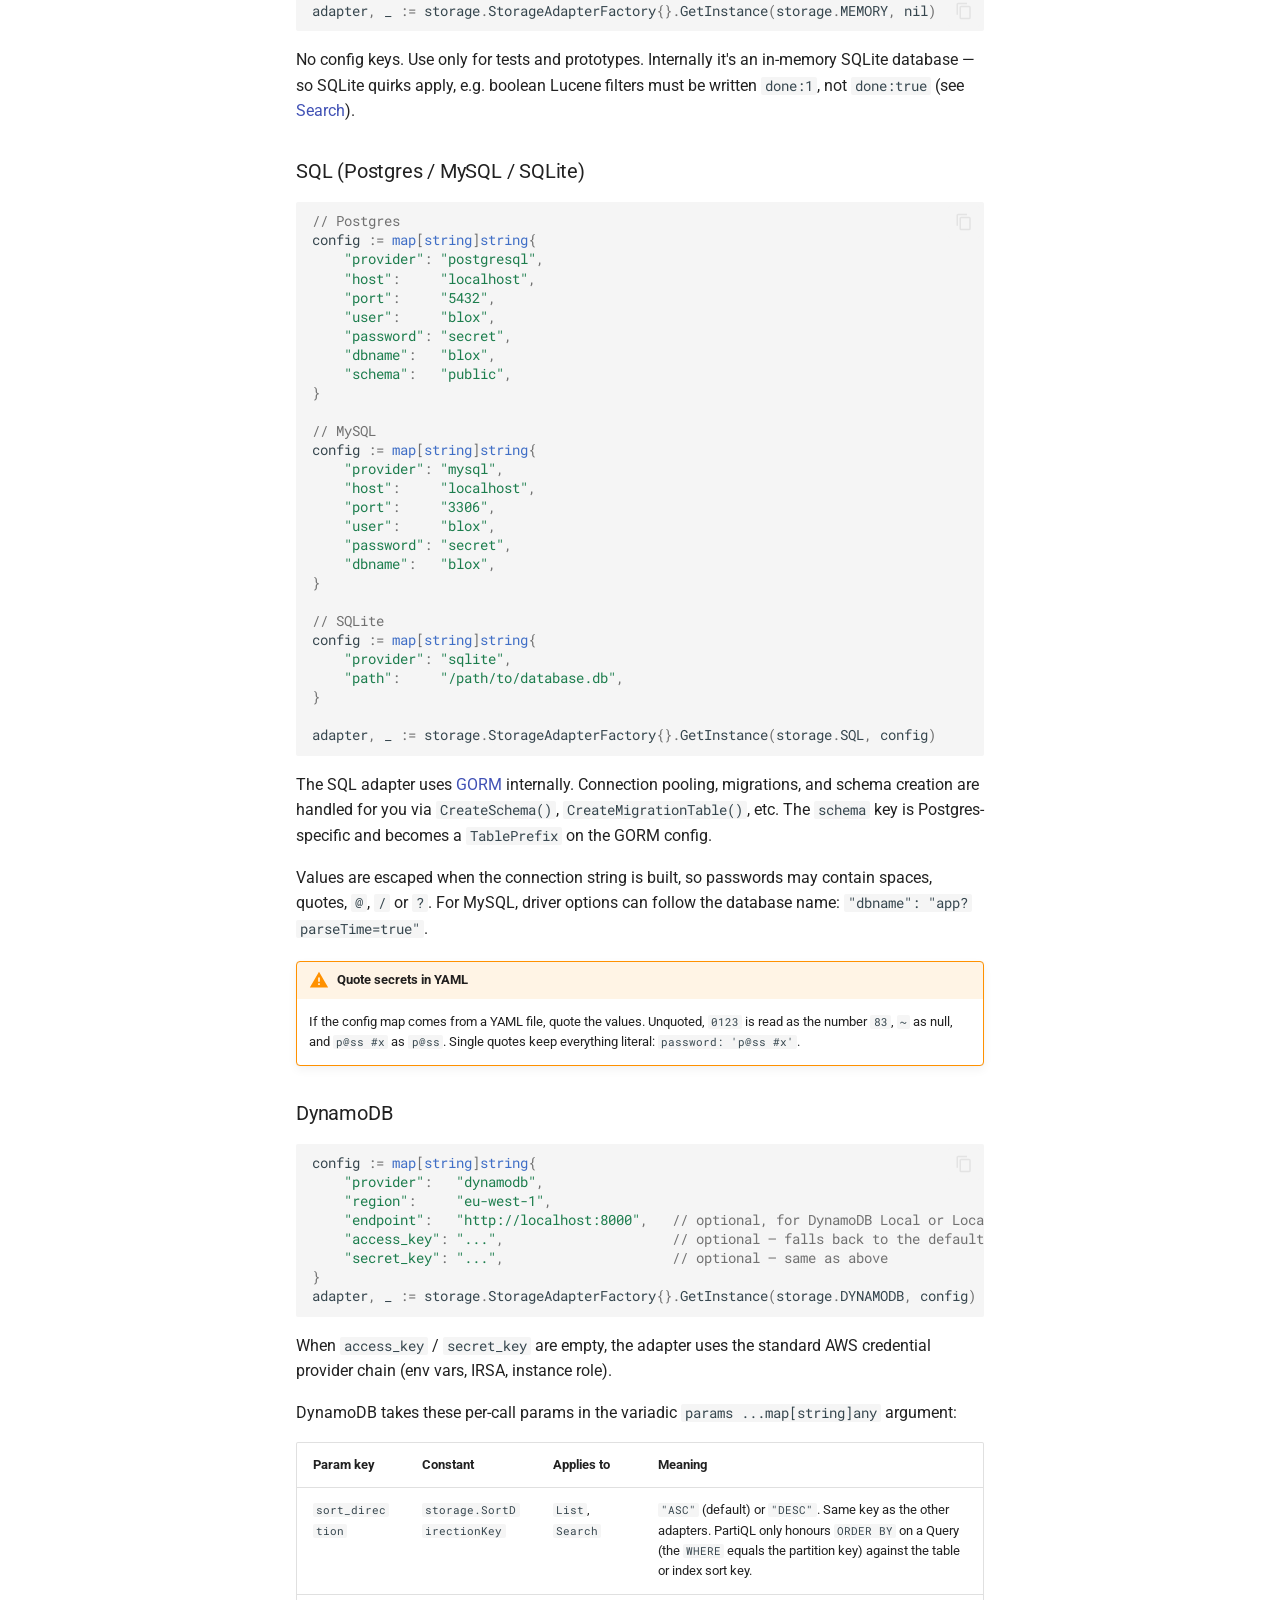
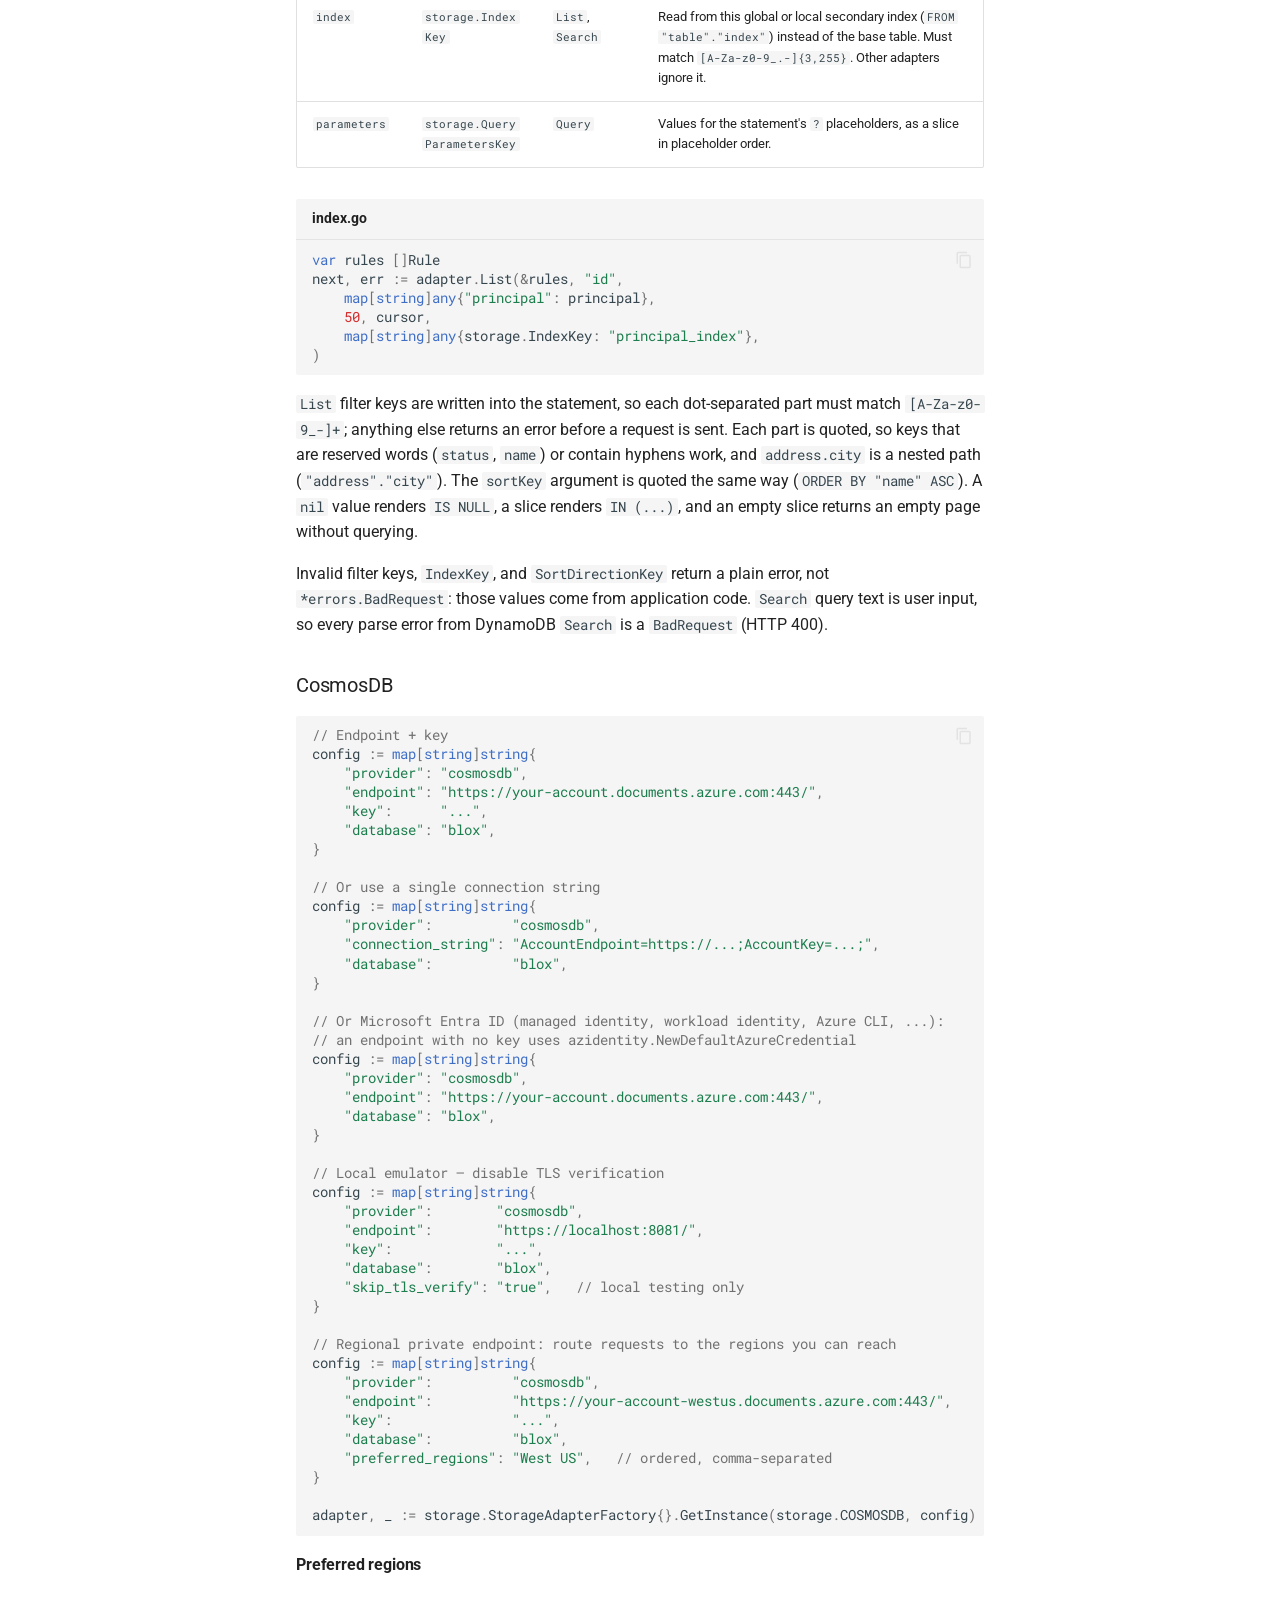
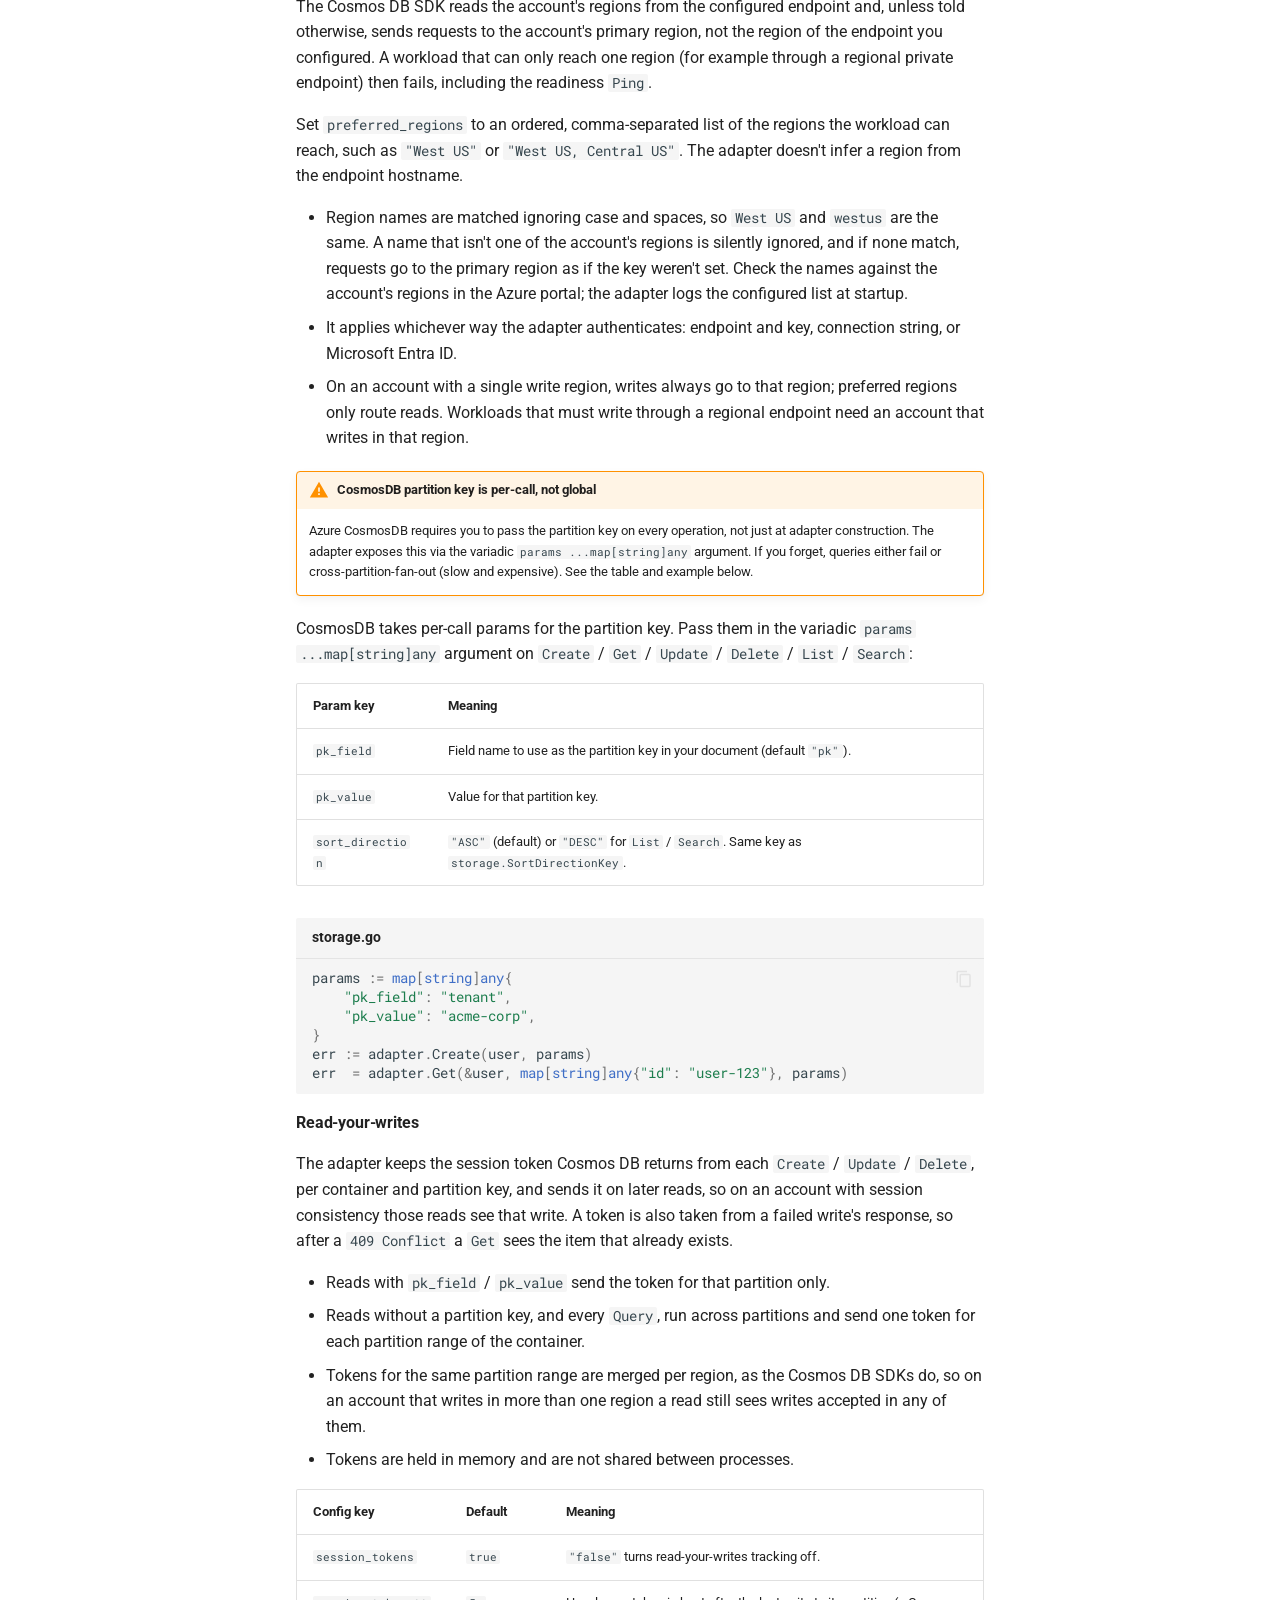
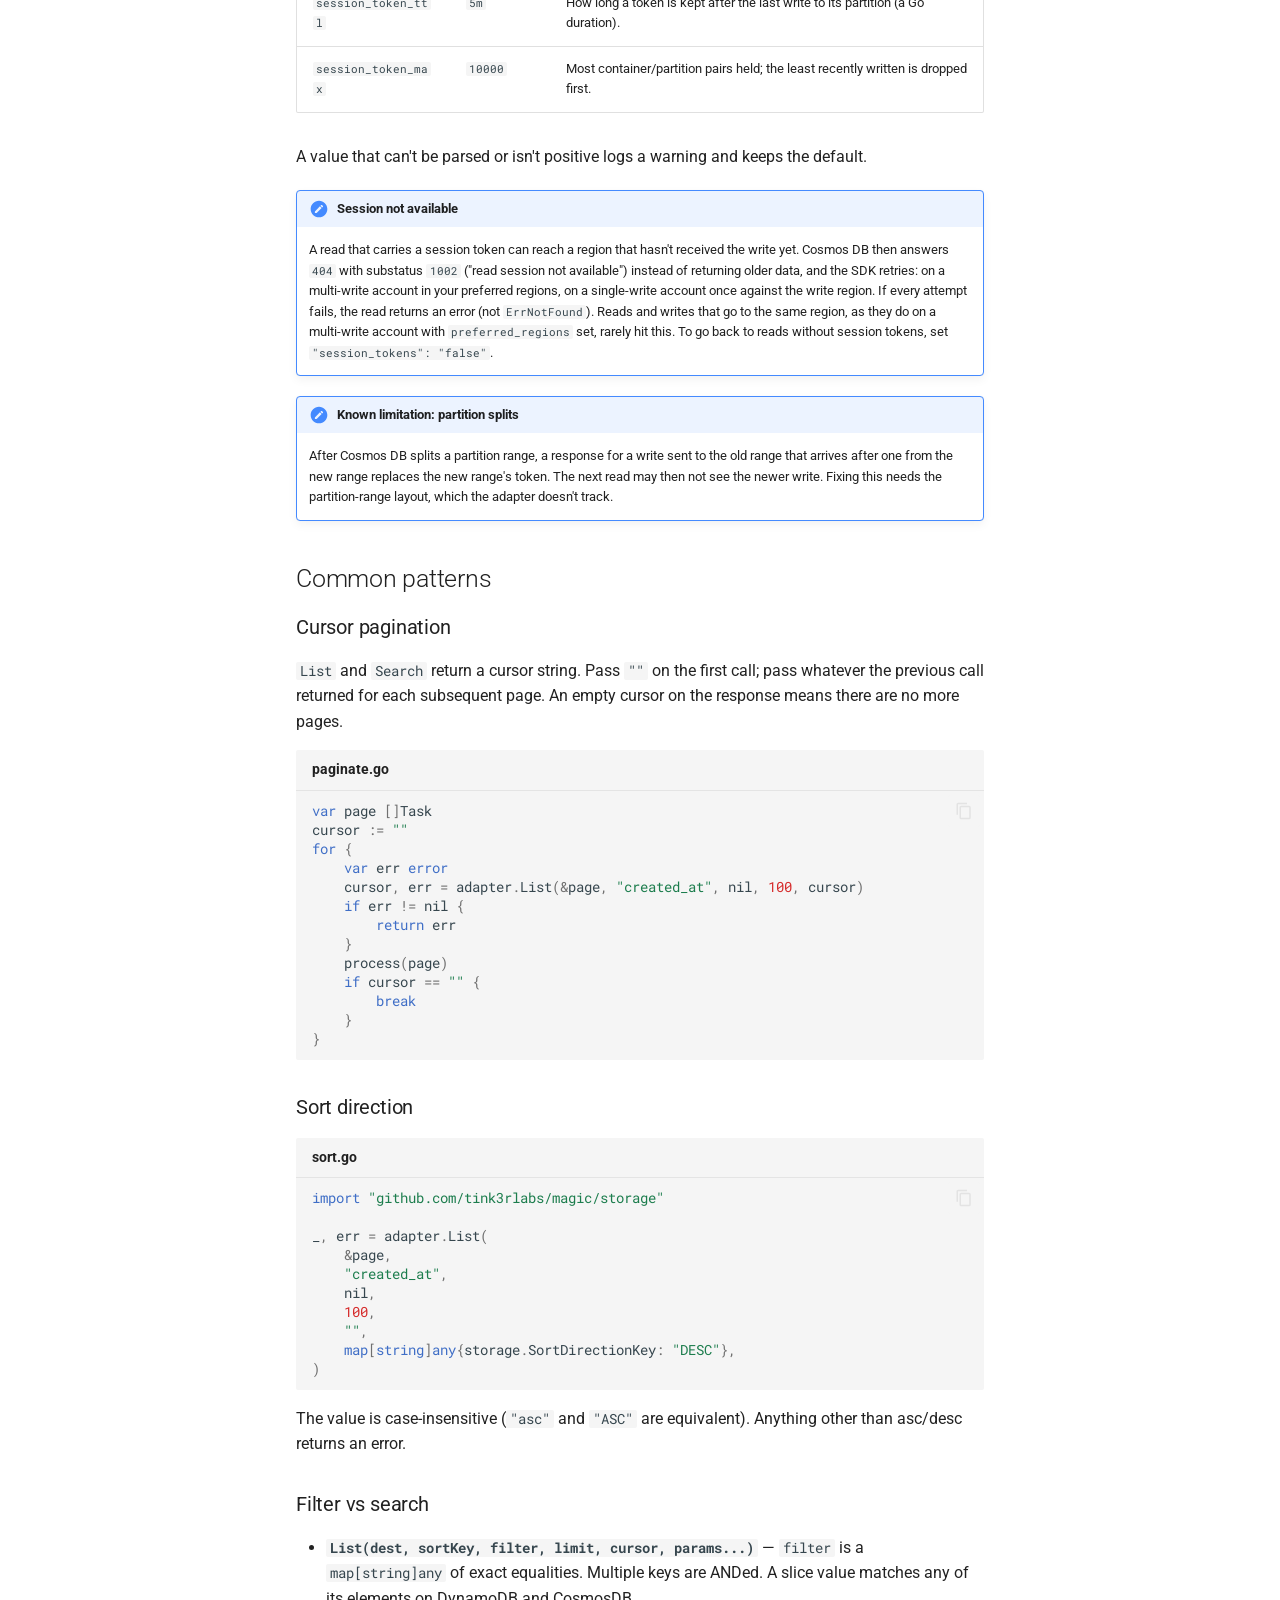
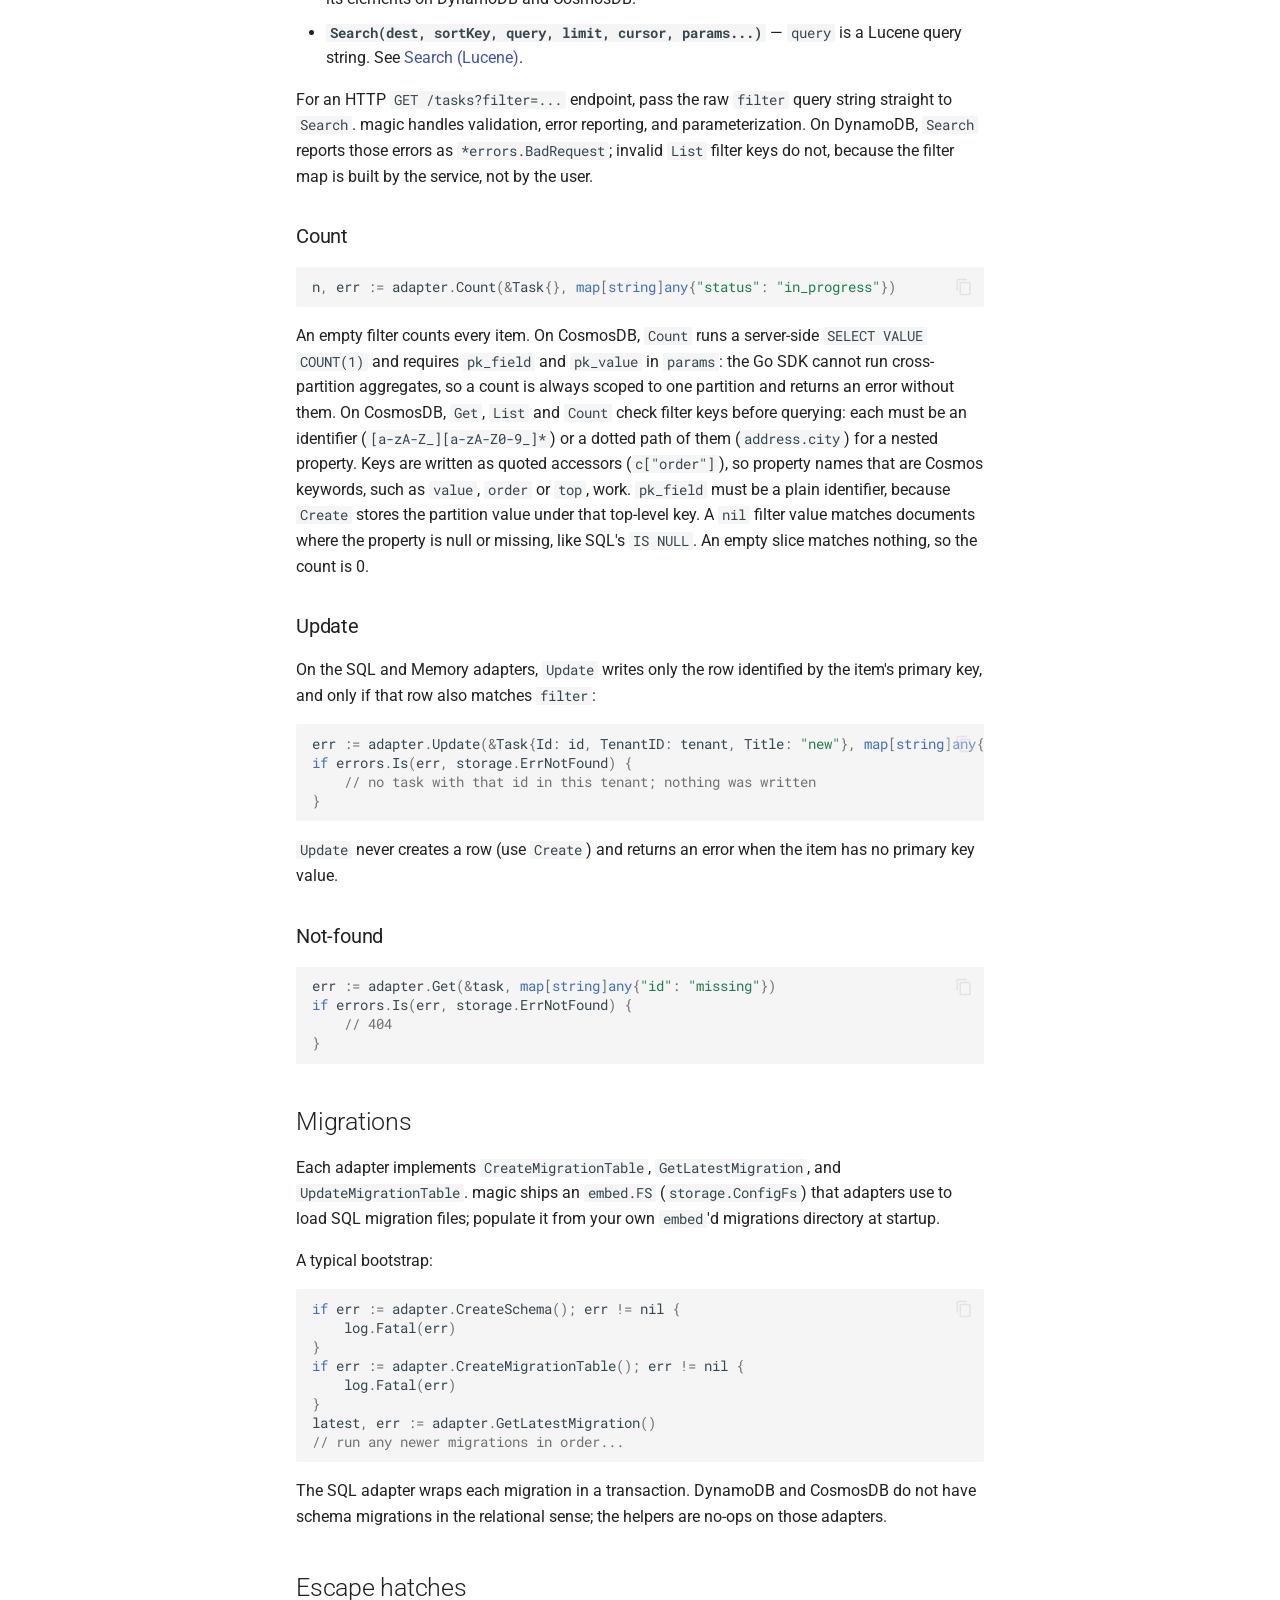
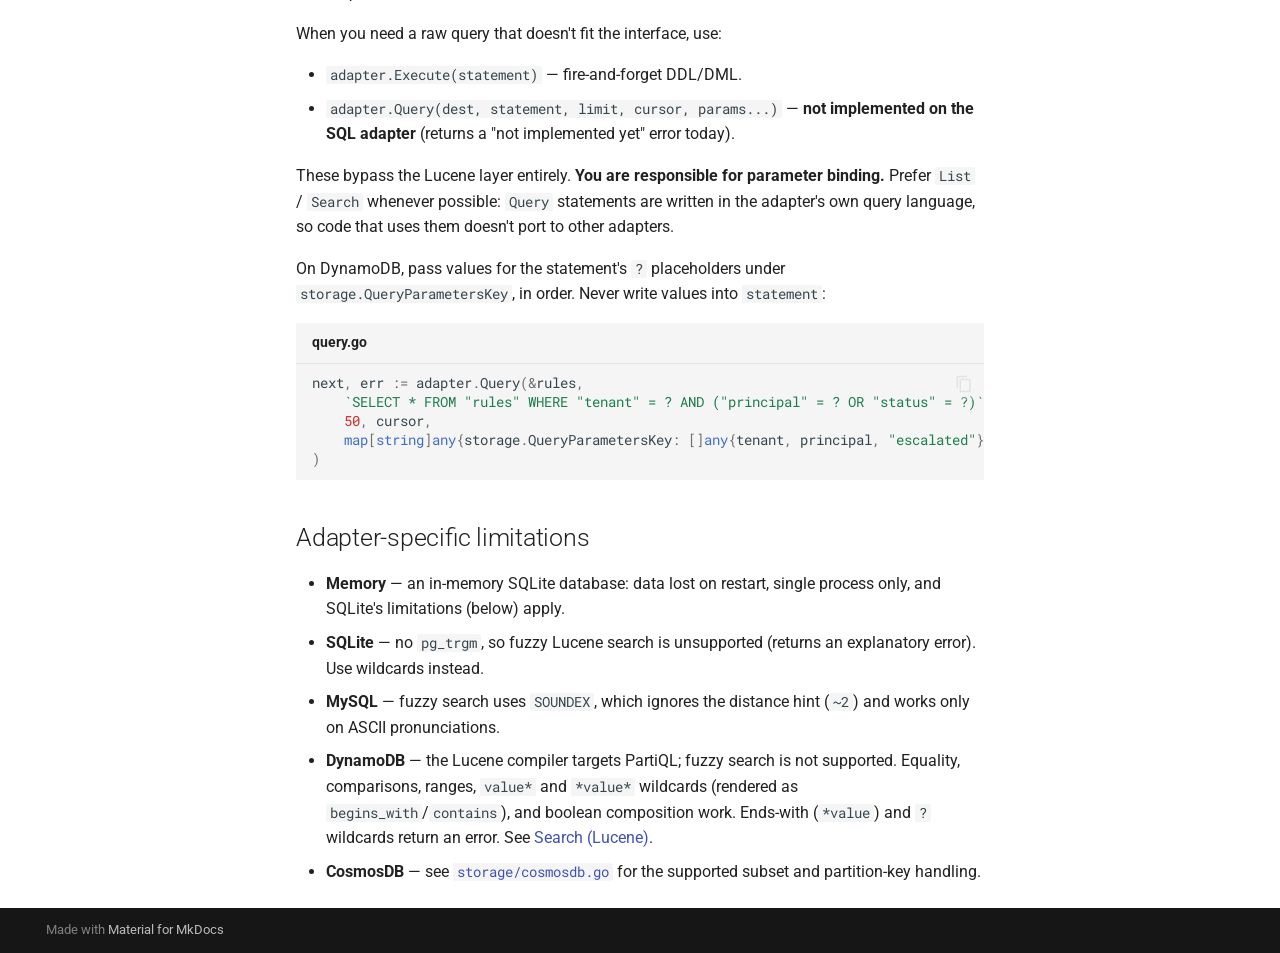
<file: main/storage/index.html>
<!doctype html>
<html lang="en" class="no-js">
  <head>
    
      <meta charset="utf-8">
      <meta name="viewport" content="width=device-width,initial-scale=1">
      
        <meta name="description" content="Common building blocks for Go microservices, so your service code can focus on business logic.">
      
      
      
        <link rel="canonical" href="https://tink3rlabs.github.io/magic/main/storage/">
      
      
        <link rel="prev" href="../lucene/">
      
      
        <link rel="next" href="../observability/">
      
      
        
      
      
      <link rel="icon" href="../assets/favicon.png">
      <meta name="generator" content="mkdocs-1.6.1, mkdocs-material-9.7.7">
    
    
      
        <title>Storage - magic</title>
      
    
    
      <link rel="stylesheet" href="../assets/stylesheets/main.ec1eaa64.min.css">
      
        
        <link rel="stylesheet" href="../assets/stylesheets/palette.ab4e12ef.min.css">
      
      


    
    
      
    
    
      
        
        
        <link rel="preconnect" href="https://fonts.gstatic.com" crossorigin>
        <link rel="stylesheet" href="https://fonts.googleapis.com/css?family=Roboto:300,300i,400,400i,700,700i%7CRoboto+Mono:400,400i,700,700i&display=fallback">
        <style>:root{--md-text-font:"Roboto";--md-code-font:"Roboto Mono"}</style>
      
    
    
    <script>__md_scope=new URL("..",location),__md_hash=e=>[...e].reduce(((e,_)=>(e<<5)-e+_.charCodeAt(0)),0),__md_get=(e,_=localStorage,t=__md_scope)=>JSON.parse(_.getItem(t.pathname+"."+e)),__md_set=(e,_,t=localStorage,a=__md_scope)=>{try{t.setItem(a.pathname+"."+e,JSON.stringify(_))}catch(e){}}</script>
    
      

    
    
  </head>
  
  
    
    
      
    
    
    
    
    <body dir="ltr" data-md-color-scheme="default" data-md-color-primary="black" data-md-color-accent="black">
  
    
    <input class="md-toggle" data-md-toggle="drawer" type="checkbox" id="__drawer" autocomplete="off">
    <input class="md-toggle" data-md-toggle="search" type="checkbox" id="__search" autocomplete="off">
    <label class="md-overlay" for="__drawer"></label>
    <div data-md-component="skip">
      
        
        <a href="#storage-adapters" class="md-skip">
          Skip to content
        </a>
      
    </div>
    <div data-md-component="announce">
      
    </div>
    
      <div data-md-color-scheme="default" data-md-component="outdated" hidden>
        
      </div>
    
    
      

  

<header class="md-header md-header--shadow" data-md-component="header">
  <nav class="md-header__inner md-grid" aria-label="Header">
    <a href=".." title="magic" class="md-header__button md-logo" aria-label="magic" data-md-component="logo">
      
  
  <svg xmlns="http://www.w3.org/2000/svg" viewBox="0 0 24 24"><path d="M7.5 5.6 5 7l1.4-2.5L5 2l2.5 1.4L10 2 8.6 4.5 10 7zm12 9.8L22 14l-1.4 2.5L22 19l-2.5-1.4L17 19l1.4-2.5L17 14zM22 2l-1.4 2.5L22 7l-2.5-1.4L17 7l1.4-2.5L17 2l2.5 1.4zm-8.66 10.78 2.44-2.44-2.12-2.12-2.44 2.44zm1.03-5.49 2.34 2.34c.39.37.39 1.02 0 1.41L5.04 22.71c-.39.39-1.04.39-1.41 0l-2.34-2.34c-.39-.37-.39-1.02 0-1.41L12.96 7.29c.39-.39 1.04-.39 1.41 0"/></svg>

    </a>
    <label class="md-header__button md-icon" for="__drawer">
      
      <svg xmlns="http://www.w3.org/2000/svg" viewBox="0 0 24 24"><path d="M3 6h18v2H3zm0 5h18v2H3zm0 5h18v2H3z"/></svg>
    </label>
    <div class="md-header__title" data-md-component="header-title">
      <div class="md-header__ellipsis">
        <div class="md-header__topic">
          <span class="md-ellipsis">
            magic
          </span>
        </div>
        <div class="md-header__topic" data-md-component="header-topic">
          <span class="md-ellipsis">
            
              Storage
            
          </span>
        </div>
      </div>
    </div>
    
      
        <form class="md-header__option" data-md-component="palette">
  
    
    
    
    <input class="md-option" data-md-color-media="(prefers-color-scheme: light)" data-md-color-scheme="default" data-md-color-primary="black" data-md-color-accent="black"  aria-label="Switch to dark mode"  type="radio" name="__palette" id="__palette_0">
    
      <label class="md-header__button md-icon" title="Switch to dark mode" for="__palette_1" hidden>
        <svg xmlns="http://www.w3.org/2000/svg" viewBox="0 0 24 24"><path d="M12 8a4 4 0 0 0-4 4 4 4 0 0 0 4 4 4 4 0 0 0 4-4 4 4 0 0 0-4-4m0 10a6 6 0 0 1-6-6 6 6 0 0 1 6-6 6 6 0 0 1 6 6 6 6 0 0 1-6 6m8-9.31V4h-4.69L12 .69 8.69 4H4v4.69L.69 12 4 15.31V20h4.69L12 23.31 15.31 20H20v-4.69L23.31 12z"/></svg>
      </label>
    
  
    
    
    
    <input class="md-option" data-md-color-media="(prefers-color-scheme: dark)" data-md-color-scheme="slate" data-md-color-primary="black" data-md-color-accent="white"  aria-label="Switch to light mode"  type="radio" name="__palette" id="__palette_1">
    
      <label class="md-header__button md-icon" title="Switch to light mode" for="__palette_0" hidden>
        <svg xmlns="http://www.w3.org/2000/svg" viewBox="0 0 24 24"><path d="M12 18c-.89 0-1.74-.2-2.5-.55C11.56 16.5 13 14.42 13 12s-1.44-4.5-3.5-5.45C10.26 6.2 11.11 6 12 6a6 6 0 0 1 6 6 6 6 0 0 1-6 6m8-9.31V4h-4.69L12 .69 8.69 4H4v4.69L.69 12 4 15.31V20h4.69L12 23.31 15.31 20H20v-4.69L23.31 12z"/></svg>
      </label>
    
  
</form>
      
    
    
      <script>var palette=__md_get("__palette");if(palette&&palette.color){if("(prefers-color-scheme)"===palette.color.media){var media=matchMedia("(prefers-color-scheme: light)"),input=document.querySelector(media.matches?"[data-md-color-media='(prefers-color-scheme: light)']":"[data-md-color-media='(prefers-color-scheme: dark)']");palette.color.media=input.getAttribute("data-md-color-media"),palette.color.scheme=input.getAttribute("data-md-color-scheme"),palette.color.primary=input.getAttribute("data-md-color-primary"),palette.color.accent=input.getAttribute("data-md-color-accent")}for(var[key,value]of Object.entries(palette.color))document.body.setAttribute("data-md-color-"+key,value)}</script>
    
    
    
      
      
        <label class="md-header__button md-icon" for="__search">
          
          <svg xmlns="http://www.w3.org/2000/svg" viewBox="0 0 24 24"><path d="M9.5 3A6.5 6.5 0 0 1 16 9.5c0 1.61-.59 3.09-1.56 4.23l.27.27h.79l5 5-1.5 1.5-5-5v-.79l-.27-.27A6.52 6.52 0 0 1 9.5 16 6.5 6.5 0 0 1 3 9.5 6.5 6.5 0 0 1 9.5 3m0 2C7 5 5 7 5 9.5S7 14 9.5 14 14 12 14 9.5 12 5 9.5 5"/></svg>
        </label>
        <div class="md-search" data-md-component="search" role="dialog">
  <label class="md-search__overlay" for="__search"></label>
  <div class="md-search__inner" role="search">
    <form class="md-search__form" name="search">
      <input type="text" class="md-search__input" name="query" aria-label="Search" placeholder="Search" autocapitalize="off" autocorrect="off" autocomplete="off" spellcheck="false" data-md-component="search-query" required>
      <label class="md-search__icon md-icon" for="__search">
        
        <svg xmlns="http://www.w3.org/2000/svg" viewBox="0 0 24 24"><path d="M9.5 3A6.5 6.5 0 0 1 16 9.5c0 1.61-.59 3.09-1.56 4.23l.27.27h.79l5 5-1.5 1.5-5-5v-.79l-.27-.27A6.52 6.52 0 0 1 9.5 16 6.5 6.5 0 0 1 3 9.5 6.5 6.5 0 0 1 9.5 3m0 2C7 5 5 7 5 9.5S7 14 9.5 14 14 12 14 9.5 12 5 9.5 5"/></svg>
        
        <svg xmlns="http://www.w3.org/2000/svg" viewBox="0 0 24 24"><path d="M20 11v2H8l5.5 5.5-1.42 1.42L4.16 12l7.92-7.92L13.5 5.5 8 11z"/></svg>
      </label>
      <nav class="md-search__options" aria-label="Search">
        
        <button type="reset" class="md-search__icon md-icon" title="Clear" aria-label="Clear" tabindex="-1">
          
          <svg xmlns="http://www.w3.org/2000/svg" viewBox="0 0 24 24"><path d="M19 6.41 17.59 5 12 10.59 6.41 5 5 6.41 10.59 12 5 17.59 6.41 19 12 13.41 17.59 19 19 17.59 13.41 12z"/></svg>
        </button>
      </nav>
      
        <div class="md-search__suggest" data-md-component="search-suggest"></div>
      
    </form>
    <div class="md-search__output">
      <div class="md-search__scrollwrap" tabindex="0" data-md-scrollfix>
        <div class="md-search-result" data-md-component="search-result">
          <div class="md-search-result__meta">
            Initializing search
          </div>
          <ol class="md-search-result__list" role="presentation"></ol>
        </div>
      </div>
    </div>
  </div>
</div>
      
    
    
      <div class="md-header__source">
        <a href="https://github.com/tink3rlabs/magic" title="Go to repository" class="md-source" data-md-component="source">
  <div class="md-source__icon md-icon">
    
    <svg xmlns="http://www.w3.org/2000/svg" viewBox="0 0 448 512"><!--! Font Awesome Free 7.1.0 by @fontawesome - https://fontawesome.com License - https://fontawesome.com/license/free (Icons: CC BY 4.0, Fonts: SIL OFL 1.1, Code: MIT License) Copyright 2025 Fonticons, Inc.--><path d="M439.6 236.1 244 40.5c-5.4-5.5-12.8-8.5-20.4-8.5s-15 3-20.4 8.4L162.5 81l51.5 51.5c27.1-9.1 52.7 16.8 43.4 43.7l49.7 49.7c34.2-11.8 61.2 31 35.5 56.7-26.5 26.5-70.2-2.9-56-37.3L240.3 199v121.9c25.3 12.5 22.3 41.8 9.1 55-6.4 6.4-15.2 10.1-24.3 10.1s-17.8-3.6-24.3-10.1c-17.6-17.6-11.1-46.9 11.2-56v-123c-20.8-8.5-24.6-30.7-18.6-45L142.6 101 8.5 235.1C3 240.6 0 247.9 0 255.5s3 15 8.5 20.4l195.6 195.7c5.4 5.4 12.7 8.4 20.4 8.4s15-3 20.4-8.4l194.7-194.7c5.4-5.4 8.4-12.8 8.4-20.4s-3-15-8.4-20.4"/></svg>
  </div>
  <div class="md-source__repository">
    tink3rlabs/magic
  </div>
</a>
      </div>
    
  </nav>
  
</header>
    
    <div class="md-container" data-md-component="container">
      
      
        
          
        
      
      <main class="md-main" data-md-component="main">
        <div class="md-main__inner md-grid">
          
            
              
              <div class="md-sidebar md-sidebar--primary" data-md-component="sidebar" data-md-type="navigation" >
                <div class="md-sidebar__scrollwrap">
                  <div class="md-sidebar__inner">
                    



<nav class="md-nav md-nav--primary" aria-label="Navigation" data-md-level="0">
  <label class="md-nav__title" for="__drawer">
    <a href=".." title="magic" class="md-nav__button md-logo" aria-label="magic" data-md-component="logo">
      
  
  <svg xmlns="http://www.w3.org/2000/svg" viewBox="0 0 24 24"><path d="M7.5 5.6 5 7l1.4-2.5L5 2l2.5 1.4L10 2 8.6 4.5 10 7zm12 9.8L22 14l-1.4 2.5L22 19l-2.5-1.4L17 19l1.4-2.5L17 14zM22 2l-1.4 2.5L22 7l-2.5-1.4L17 7l1.4-2.5L17 2l2.5 1.4zm-8.66 10.78 2.44-2.44-2.12-2.12-2.44 2.44zm1.03-5.49 2.34 2.34c.39.37.39 1.02 0 1.41L5.04 22.71c-.39.39-1.04.39-1.41 0l-2.34-2.34c-.39-.37-.39-1.02 0-1.41L12.96 7.29c.39-.39 1.04-.39 1.41 0"/></svg>

    </a>
    magic
  </label>
  
    <div class="md-nav__source">
      <a href="https://github.com/tink3rlabs/magic" title="Go to repository" class="md-source" data-md-component="source">
  <div class="md-source__icon md-icon">
    
    <svg xmlns="http://www.w3.org/2000/svg" viewBox="0 0 448 512"><!--! Font Awesome Free 7.1.0 by @fontawesome - https://fontawesome.com License - https://fontawesome.com/license/free (Icons: CC BY 4.0, Fonts: SIL OFL 1.1, Code: MIT License) Copyright 2025 Fonticons, Inc.--><path d="M439.6 236.1 244 40.5c-5.4-5.5-12.8-8.5-20.4-8.5s-15 3-20.4 8.4L162.5 81l51.5 51.5c27.1-9.1 52.7 16.8 43.4 43.7l49.7 49.7c34.2-11.8 61.2 31 35.5 56.7-26.5 26.5-70.2-2.9-56-37.3L240.3 199v121.9c25.3 12.5 22.3 41.8 9.1 55-6.4 6.4-15.2 10.1-24.3 10.1s-17.8-3.6-24.3-10.1c-17.6-17.6-11.1-46.9 11.2-56v-123c-20.8-8.5-24.6-30.7-18.6-45L142.6 101 8.5 235.1C3 240.6 0 247.9 0 255.5s3 15 8.5 20.4l195.6 195.7c5.4 5.4 12.7 8.4 20.4 8.4s15-3 20.4-8.4l194.7-194.7c5.4-5.4 8.4-12.8 8.4-20.4s-3-15-8.4-20.4"/></svg>
  </div>
  <div class="md-source__repository">
    tink3rlabs/magic
  </div>
</a>
    </div>
  
  <ul class="md-nav__list" data-md-scrollfix>
    
      
      
  
  
  
  
    <li class="md-nav__item">
      <a href=".." class="md-nav__link">
        
  
  
  <span class="md-ellipsis">
    
  
    Home
  

    
  </span>
  
  

      </a>
    </li>
  

    
      
      
  
  
  
  
    <li class="md-nav__item">
      <a href="../getting-started/" class="md-nav__link">
        
  
  
  <span class="md-ellipsis">
    
  
    Quick start
  

    
  </span>
  
  

      </a>
    </li>
  

    
      
      
  
  
  
  
    <li class="md-nav__item">
      <a href="../tutorial/" class="md-nav__link">
        
  
  
  <span class="md-ellipsis">
    
  
    Tutorial
  

    
  </span>
  
  

      </a>
    </li>
  

    
      
      
  
  
  
  
    <li class="md-nav__item">
      <a href="../lucene/" class="md-nav__link">
        
  
  
  <span class="md-ellipsis">
    
  
    Lucene
  

    
  </span>
  
  

      </a>
    </li>
  

    
      
      
  
  
    
  
  
  
    <li class="md-nav__item md-nav__item--active">
      
      <input class="md-nav__toggle md-toggle" type="checkbox" id="__toc">
      
      
        
      
      
        <label class="md-nav__link md-nav__link--active" for="__toc">
          
  
  
  <span class="md-ellipsis">
    
  
    Storage
  

    
  </span>
  
  

          <span class="md-nav__icon md-icon"></span>
        </label>
      
      <a href="./" class="md-nav__link md-nav__link--active">
        
  
  
  <span class="md-ellipsis">
    
  
    Storage
  

    
  </span>
  
  

      </a>
      
        

<nav class="md-nav md-nav--secondary" aria-label="Table of contents">
  
  
  
    
  
  
    <label class="md-nav__title" for="__toc">
      <span class="md-nav__icon md-icon"></span>
      Table of contents
    </label>
    <ul class="md-nav__list" data-md-component="toc" data-md-scrollfix>
      
        <li class="md-nav__item">
  <a href="#picking-an-adapter" class="md-nav__link">
    <span class="md-ellipsis">
      
        Picking an adapter
      
    </span>
  </a>
  
</li>
      
        <li class="md-nav__item">
  <a href="#building-an-adapter" class="md-nav__link">
    <span class="md-ellipsis">
      
        Building an adapter
      
    </span>
  </a>
  
</li>
      
        <li class="md-nav__item">
  <a href="#configuration-by-adapter" class="md-nav__link">
    <span class="md-ellipsis">
      
        Configuration by adapter
      
    </span>
  </a>
  
    <nav class="md-nav" aria-label="Configuration by adapter">
      <ul class="md-nav__list">
        
          <li class="md-nav__item">
  <a href="#in-memory" class="md-nav__link">
    <span class="md-ellipsis">
      
        In-memory
      
    </span>
  </a>
  
</li>
        
          <li class="md-nav__item">
  <a href="#sql-postgres-mysql-sqlite" class="md-nav__link">
    <span class="md-ellipsis">
      
        SQL (Postgres / MySQL / SQLite)
      
    </span>
  </a>
  
</li>
        
          <li class="md-nav__item">
  <a href="#dynamodb" class="md-nav__link">
    <span class="md-ellipsis">
      
        DynamoDB
      
    </span>
  </a>
  
</li>
        
          <li class="md-nav__item">
  <a href="#cosmosdb" class="md-nav__link">
    <span class="md-ellipsis">
      
        CosmosDB
      
    </span>
  </a>
  
    <nav class="md-nav" aria-label="CosmosDB">
      <ul class="md-nav__list">
        
          <li class="md-nav__item">
  <a href="#preferred-regions" class="md-nav__link">
    <span class="md-ellipsis">
      
        Preferred regions
      
    </span>
  </a>
  
</li>
        
          <li class="md-nav__item">
  <a href="#read-your-writes" class="md-nav__link">
    <span class="md-ellipsis">
      
        Read-your-writes
      
    </span>
  </a>
  
</li>
        
      </ul>
    </nav>
  
</li>
        
      </ul>
    </nav>
  
</li>
      
        <li class="md-nav__item">
  <a href="#common-patterns" class="md-nav__link">
    <span class="md-ellipsis">
      
        Common patterns
      
    </span>
  </a>
  
    <nav class="md-nav" aria-label="Common patterns">
      <ul class="md-nav__list">
        
          <li class="md-nav__item">
  <a href="#cursor-pagination" class="md-nav__link">
    <span class="md-ellipsis">
      
        Cursor pagination
      
    </span>
  </a>
  
</li>
        
          <li class="md-nav__item">
  <a href="#sort-direction" class="md-nav__link">
    <span class="md-ellipsis">
      
        Sort direction
      
    </span>
  </a>
  
</li>
        
          <li class="md-nav__item">
  <a href="#filter-vs-search" class="md-nav__link">
    <span class="md-ellipsis">
      
        Filter vs search
      
    </span>
  </a>
  
</li>
        
          <li class="md-nav__item">
  <a href="#count" class="md-nav__link">
    <span class="md-ellipsis">
      
        Count
      
    </span>
  </a>
  
</li>
        
          <li class="md-nav__item">
  <a href="#update" class="md-nav__link">
    <span class="md-ellipsis">
      
        Update
      
    </span>
  </a>
  
</li>
        
          <li class="md-nav__item">
  <a href="#not-found" class="md-nav__link">
    <span class="md-ellipsis">
      
        Not-found
      
    </span>
  </a>
  
</li>
        
      </ul>
    </nav>
  
</li>
      
        <li class="md-nav__item">
  <a href="#migrations" class="md-nav__link">
    <span class="md-ellipsis">
      
        Migrations
      
    </span>
  </a>
  
</li>
      
        <li class="md-nav__item">
  <a href="#escape-hatches" class="md-nav__link">
    <span class="md-ellipsis">
      
        Escape hatches
      
    </span>
  </a>
  
</li>
      
        <li class="md-nav__item">
  <a href="#adapter-specific-limitations" class="md-nav__link">
    <span class="md-ellipsis">
      
        Adapter-specific limitations
      
    </span>
  </a>
  
</li>
      
    </ul>
  
</nav>
      
    </li>
  

    
      
      
  
  
  
  
    <li class="md-nav__item">
      <a href="../observability/" class="md-nav__link">
        
  
  
  <span class="md-ellipsis">
    
  
    Observability
  

    
  </span>
  
  

      </a>
    </li>
  

    
      
      
  
  
  
  
    <li class="md-nav__item">
      <a href="../contributing/" class="md-nav__link">
        
  
  
  <span class="md-ellipsis">
    
  
    Contributing
  

    
  </span>
  
  

      </a>
    </li>
  

    
  </ul>
</nav>
                  </div>
                </div>
              </div>
            
            
              
              <div class="md-sidebar md-sidebar--secondary" data-md-component="sidebar" data-md-type="toc" >
                <div class="md-sidebar__scrollwrap">
                  <div class="md-sidebar__inner">
                    

<nav class="md-nav md-nav--secondary" aria-label="Table of contents">
  
  
  
    
  
  
    <label class="md-nav__title" for="__toc">
      <span class="md-nav__icon md-icon"></span>
      Table of contents
    </label>
    <ul class="md-nav__list" data-md-component="toc" data-md-scrollfix>
      
        <li class="md-nav__item">
  <a href="#picking-an-adapter" class="md-nav__link">
    <span class="md-ellipsis">
      
        Picking an adapter
      
    </span>
  </a>
  
</li>
      
        <li class="md-nav__item">
  <a href="#building-an-adapter" class="md-nav__link">
    <span class="md-ellipsis">
      
        Building an adapter
      
    </span>
  </a>
  
</li>
      
        <li class="md-nav__item">
  <a href="#configuration-by-adapter" class="md-nav__link">
    <span class="md-ellipsis">
      
        Configuration by adapter
      
    </span>
  </a>
  
    <nav class="md-nav" aria-label="Configuration by adapter">
      <ul class="md-nav__list">
        
          <li class="md-nav__item">
  <a href="#in-memory" class="md-nav__link">
    <span class="md-ellipsis">
      
        In-memory
      
    </span>
  </a>
  
</li>
        
          <li class="md-nav__item">
  <a href="#sql-postgres-mysql-sqlite" class="md-nav__link">
    <span class="md-ellipsis">
      
        SQL (Postgres / MySQL / SQLite)
      
    </span>
  </a>
  
</li>
        
          <li class="md-nav__item">
  <a href="#dynamodb" class="md-nav__link">
    <span class="md-ellipsis">
      
        DynamoDB
      
    </span>
  </a>
  
</li>
        
          <li class="md-nav__item">
  <a href="#cosmosdb" class="md-nav__link">
    <span class="md-ellipsis">
      
        CosmosDB
      
    </span>
  </a>
  
    <nav class="md-nav" aria-label="CosmosDB">
      <ul class="md-nav__list">
        
          <li class="md-nav__item">
  <a href="#preferred-regions" class="md-nav__link">
    <span class="md-ellipsis">
      
        Preferred regions
      
    </span>
  </a>
  
</li>
        
          <li class="md-nav__item">
  <a href="#read-your-writes" class="md-nav__link">
    <span class="md-ellipsis">
      
        Read-your-writes
      
    </span>
  </a>
  
</li>
        
      </ul>
    </nav>
  
</li>
        
      </ul>
    </nav>
  
</li>
      
        <li class="md-nav__item">
  <a href="#common-patterns" class="md-nav__link">
    <span class="md-ellipsis">
      
        Common patterns
      
    </span>
  </a>
  
    <nav class="md-nav" aria-label="Common patterns">
      <ul class="md-nav__list">
        
          <li class="md-nav__item">
  <a href="#cursor-pagination" class="md-nav__link">
    <span class="md-ellipsis">
      
        Cursor pagination
      
    </span>
  </a>
  
</li>
        
          <li class="md-nav__item">
  <a href="#sort-direction" class="md-nav__link">
    <span class="md-ellipsis">
      
        Sort direction
      
    </span>
  </a>
  
</li>
        
          <li class="md-nav__item">
  <a href="#filter-vs-search" class="md-nav__link">
    <span class="md-ellipsis">
      
        Filter vs search
      
    </span>
  </a>
  
</li>
        
          <li class="md-nav__item">
  <a href="#count" class="md-nav__link">
    <span class="md-ellipsis">
      
        Count
      
    </span>
  </a>
  
</li>
        
          <li class="md-nav__item">
  <a href="#update" class="md-nav__link">
    <span class="md-ellipsis">
      
        Update
      
    </span>
  </a>
  
</li>
        
          <li class="md-nav__item">
  <a href="#not-found" class="md-nav__link">
    <span class="md-ellipsis">
      
        Not-found
      
    </span>
  </a>
  
</li>
        
      </ul>
    </nav>
  
</li>
      
        <li class="md-nav__item">
  <a href="#migrations" class="md-nav__link">
    <span class="md-ellipsis">
      
        Migrations
      
    </span>
  </a>
  
</li>
      
        <li class="md-nav__item">
  <a href="#escape-hatches" class="md-nav__link">
    <span class="md-ellipsis">
      
        Escape hatches
      
    </span>
  </a>
  
</li>
      
        <li class="md-nav__item">
  <a href="#adapter-specific-limitations" class="md-nav__link">
    <span class="md-ellipsis">
      
        Adapter-specific limitations
      
    </span>
  </a>
  
</li>
      
    </ul>
  
</nav>
                  </div>
                </div>
              </div>
            
          
          
            <div class="md-content" data-md-component="content">
              
              <article class="md-content__inner md-typeset">
                
                  


  
    <a href="https://github.com/tink3rlabs/magic/edit/main/docs/storage.md" title="Edit this page" class="md-content__button md-icon" rel="edit">
      
      <svg xmlns="http://www.w3.org/2000/svg" viewBox="0 0 24 24"><path d="M10 20H6V4h7v5h5v3.1l2-2V8l-6-6H6c-1.1 0-2 .9-2 2v16c0 1.1.9 2 2 2h4zm10.2-7c.1 0 .3.1.4.2l1.3 1.3c.2.2.2.6 0 .8l-1 1-2.1-2.1 1-1c.1-.1.2-.2.4-.2m0 3.9L14.1 23H12v-2.1l6.1-6.1z"/></svg>
    </a>
  
  
    
      
    
    <a href="https://github.com/tink3rlabs/magic/raw/main/docs/storage.md" title="View source of this page" class="md-content__button md-icon">
      
      <svg xmlns="http://www.w3.org/2000/svg" viewBox="0 0 24 24"><path d="M17 18c.56 0 1 .44 1 1s-.44 1-1 1-1-.44-1-1 .44-1 1-1m0-3c-2.73 0-5.06 1.66-6 4 .94 2.34 3.27 4 6 4s5.06-1.66 6-4c-.94-2.34-3.27-4-6-4m0 6.5a2.5 2.5 0 0 1-2.5-2.5 2.5 2.5 0 0 1 2.5-2.5 2.5 2.5 0 0 1 2.5 2.5 2.5 2.5 0 0 1-2.5 2.5M9.27 20H6V4h7v5h5v4.07c.7.08 1.36.25 2 .49V8l-6-6H6a2 2 0 0 0-2 2v16a2 2 0 0 0 2 2h4.5a8.2 8.2 0 0 1-1.23-2"/></svg>
    </a>
  


<h1 id="storage-adapters">Storage Adapters<a class="headerlink" href="#storage-adapters" title="Permanent link">&para;</a></h1>
<p>Every adapter implements the same <code>storage.StorageAdapter</code> interface, so swapping one for another is a one-line change to the factory call. You get CRUD, pagination, Lucene-backed search, count, and raw query escape hatches — plus schema and migration helpers.</p>
<h2 id="picking-an-adapter">Picking an adapter<a class="headerlink" href="#picking-an-adapter" title="Permanent link">&para;</a></h2>
<table>
<thead>
<tr>
<th>Adapter type</th>
<th>Constant</th>
<th>Backing store</th>
<th>Use it when</th>
</tr>
</thead>
<tbody>
<tr>
<td>In-memory</td>
<td><code>storage.MEMORY</code></td>
<td>An in-process SQLite database (no file on disk)</td>
<td>Tests, demos, prototypes. <strong>All data is lost on process exit.</strong></td>
</tr>
<tr>
<td>SQL</td>
<td><code>storage.SQL</code></td>
<td>Postgres / MySQL / SQLite (via GORM)</td>
<td>Anything production-ish that wants relational queries and JSON columns.</td>
</tr>
<tr>
<td>DynamoDB</td>
<td><code>storage.DYNAMODB</code></td>
<td>Amazon DynamoDB</td>
<td>AWS-native services that prefer single-table design.</td>
</tr>
<tr>
<td>CosmosDB</td>
<td><code>storage.COSMOSDB</code></td>
<td>Azure CosmosDB</td>
<td>Azure-native services.</td>
</tr>
</tbody>
</table>
<p>Cassandra was supported historically but is currently disabled in the factory (see <code>storage/storage.go</code>); the source file is preserved as <code>storage/cassandra.go.backup</code>.</p>
<h2 id="building-an-adapter">Building an adapter<a class="headerlink" href="#building-an-adapter" title="Permanent link">&para;</a></h2>
<div class="highlight"><span class="filename">main.go</span><pre><span></span><code><a id="__codelineno-0-1" name="__codelineno-0-1" href="#__codelineno-0-1"></a><span class="kn">import</span><span class="w"> </span><span class="s">"github.com/tink3rlabs/magic/storage"</span>
<a id="__codelineno-0-2" name="__codelineno-0-2" href="#__codelineno-0-2"></a>
<a id="__codelineno-0-3" name="__codelineno-0-3" href="#__codelineno-0-3"></a><span class="nx">adapter</span><span class="p">,</span><span class="w"> </span><span class="nx">err</span><span class="w"> </span><span class="o">:=</span><span class="w"> </span><span class="nx">storage</span><span class="p">.</span><span class="nx">StorageAdapterFactory</span><span class="p">{}.</span><span class="nx">GetInstance</span><span class="p">(</span>
<a id="__codelineno-0-4" name="__codelineno-0-4" href="#__codelineno-0-4"></a><span class="w">    </span><span class="nx">storage</span><span class="p">.</span><span class="nx">SQL</span><span class="p">,</span>
<a id="__codelineno-0-5" name="__codelineno-0-5" href="#__codelineno-0-5"></a><span class="w">    </span><span class="kt">map</span><span class="p">[</span><span class="kt">string</span><span class="p">]</span><span class="kt">string</span><span class="p">{</span>
<a id="__codelineno-0-6" name="__codelineno-0-6" href="#__codelineno-0-6"></a><span class="w">        </span><span class="s">"provider"</span><span class="p">:</span><span class="w"> </span><span class="s">"postgresql"</span><span class="p">,</span>
<a id="__codelineno-0-7" name="__codelineno-0-7" href="#__codelineno-0-7"></a><span class="w">        </span><span class="s">"host"</span><span class="p">:</span><span class="w">     </span><span class="s">"localhost"</span><span class="p">,</span>
<a id="__codelineno-0-8" name="__codelineno-0-8" href="#__codelineno-0-8"></a><span class="w">        </span><span class="s">"port"</span><span class="p">:</span><span class="w">     </span><span class="s">"5432"</span><span class="p">,</span>
<a id="__codelineno-0-9" name="__codelineno-0-9" href="#__codelineno-0-9"></a><span class="w">        </span><span class="s">"user"</span><span class="p">:</span><span class="w">     </span><span class="s">"blox"</span><span class="p">,</span>
<a id="__codelineno-0-10" name="__codelineno-0-10" href="#__codelineno-0-10"></a><span class="w">        </span><span class="s">"password"</span><span class="p">:</span><span class="w"> </span><span class="s">"secret"</span><span class="p">,</span>
<a id="__codelineno-0-11" name="__codelineno-0-11" href="#__codelineno-0-11"></a><span class="w">        </span><span class="s">"dbname"</span><span class="p">:</span><span class="w">   </span><span class="s">"blox"</span><span class="p">,</span>
<a id="__codelineno-0-12" name="__codelineno-0-12" href="#__codelineno-0-12"></a><span class="w">        </span><span class="s">"schema"</span><span class="p">:</span><span class="w">   </span><span class="s">"public"</span><span class="p">,</span>
<a id="__codelineno-0-13" name="__codelineno-0-13" href="#__codelineno-0-13"></a><span class="w">    </span><span class="p">},</span>
<a id="__codelineno-0-14" name="__codelineno-0-14" href="#__codelineno-0-14"></a><span class="p">)</span>
<a id="__codelineno-0-15" name="__codelineno-0-15" href="#__codelineno-0-15"></a><span class="k">if</span><span class="w"> </span><span class="nx">err</span><span class="w"> </span><span class="o">!=</span><span class="w"> </span><span class="kc">nil</span><span class="w"> </span><span class="p">{</span>
<a id="__codelineno-0-16" name="__codelineno-0-16" href="#__codelineno-0-16"></a><span class="w">    </span><span class="nx">log</span><span class="p">.</span><span class="nx">Fatal</span><span class="p">(</span><span class="nx">err</span><span class="p">)</span>
<a id="__codelineno-0-17" name="__codelineno-0-17" href="#__codelineno-0-17"></a><span class="p">}</span>
</code></pre></div>
<p>The returned adapter is always wrapped with a telemetry-instrumented adapter. If you need the concrete <code>*SQLAdapter</code> — for example, to register a custom GORM plugin — call <code>storage.UnwrapAdapter(adapter)</code>. See <a href="https://pkg.go.dev/github.com/tink3rlabs/magic/storage#UnwrapAdapter"><code>UnwrapAdapter</code></a> on pkg.go.dev.</p>
<div class="admonition tip">
<p class="admonition-title">Same code, different backend</p>
<p>The whole point: swap <code>storage.MEMORY</code> for <code>storage.SQL</code> (and pass a config map) and your handler code keeps working. Lucene filters, cursor pagination, typed errors — all unchanged.</p>
</div>
<h2 id="configuration-by-adapter">Configuration by adapter<a class="headerlink" href="#configuration-by-adapter" title="Permanent link">&para;</a></h2>
<h3 id="in-memory">In-memory<a class="headerlink" href="#in-memory" title="Permanent link">&para;</a></h3>
<div class="highlight"><pre><span></span><code><a id="__codelineno-1-1" name="__codelineno-1-1" href="#__codelineno-1-1"></a><span class="nx">adapter</span><span class="p">,</span><span class="w"> </span><span class="nx">_</span><span class="w"> </span><span class="o">:=</span><span class="w"> </span><span class="nx">storage</span><span class="p">.</span><span class="nx">StorageAdapterFactory</span><span class="p">{}.</span><span class="nx">GetInstance</span><span class="p">(</span><span class="nx">storage</span><span class="p">.</span><span class="nx">MEMORY</span><span class="p">,</span><span class="w"> </span><span class="kc">nil</span><span class="p">)</span>
</code></pre></div>
<p>No config keys. Use only for tests and prototypes. Internally it's an in-memory SQLite database — so SQLite quirks apply, e.g. boolean Lucene filters must be written <code>done:1</code>, not <code>done:true</code> (see <a href="../lucene/">Search</a>).</p>
<h3 id="sql-postgres-mysql-sqlite">SQL (Postgres / MySQL / SQLite)<a class="headerlink" href="#sql-postgres-mysql-sqlite" title="Permanent link">&para;</a></h3>
<div class="highlight"><pre><span></span><code><a id="__codelineno-2-1" name="__codelineno-2-1" href="#__codelineno-2-1"></a><span class="c1">// Postgres</span>
<a id="__codelineno-2-2" name="__codelineno-2-2" href="#__codelineno-2-2"></a><span class="nx">config</span><span class="w"> </span><span class="o">:=</span><span class="w"> </span><span class="kt">map</span><span class="p">[</span><span class="kt">string</span><span class="p">]</span><span class="kt">string</span><span class="p">{</span>
<a id="__codelineno-2-3" name="__codelineno-2-3" href="#__codelineno-2-3"></a><span class="w">    </span><span class="s">"provider"</span><span class="p">:</span><span class="w"> </span><span class="s">"postgresql"</span><span class="p">,</span>
<a id="__codelineno-2-4" name="__codelineno-2-4" href="#__codelineno-2-4"></a><span class="w">    </span><span class="s">"host"</span><span class="p">:</span><span class="w">     </span><span class="s">"localhost"</span><span class="p">,</span>
<a id="__codelineno-2-5" name="__codelineno-2-5" href="#__codelineno-2-5"></a><span class="w">    </span><span class="s">"port"</span><span class="p">:</span><span class="w">     </span><span class="s">"5432"</span><span class="p">,</span>
<a id="__codelineno-2-6" name="__codelineno-2-6" href="#__codelineno-2-6"></a><span class="w">    </span><span class="s">"user"</span><span class="p">:</span><span class="w">     </span><span class="s">"blox"</span><span class="p">,</span>
<a id="__codelineno-2-7" name="__codelineno-2-7" href="#__codelineno-2-7"></a><span class="w">    </span><span class="s">"password"</span><span class="p">:</span><span class="w"> </span><span class="s">"secret"</span><span class="p">,</span>
<a id="__codelineno-2-8" name="__codelineno-2-8" href="#__codelineno-2-8"></a><span class="w">    </span><span class="s">"dbname"</span><span class="p">:</span><span class="w">   </span><span class="s">"blox"</span><span class="p">,</span>
<a id="__codelineno-2-9" name="__codelineno-2-9" href="#__codelineno-2-9"></a><span class="w">    </span><span class="s">"schema"</span><span class="p">:</span><span class="w">   </span><span class="s">"public"</span><span class="p">,</span>
<a id="__codelineno-2-10" name="__codelineno-2-10" href="#__codelineno-2-10"></a><span class="p">}</span>
<a id="__codelineno-2-11" name="__codelineno-2-11" href="#__codelineno-2-11"></a>
<a id="__codelineno-2-12" name="__codelineno-2-12" href="#__codelineno-2-12"></a><span class="c1">// MySQL</span>
<a id="__codelineno-2-13" name="__codelineno-2-13" href="#__codelineno-2-13"></a><span class="nx">config</span><span class="w"> </span><span class="o">:=</span><span class="w"> </span><span class="kt">map</span><span class="p">[</span><span class="kt">string</span><span class="p">]</span><span class="kt">string</span><span class="p">{</span>
<a id="__codelineno-2-14" name="__codelineno-2-14" href="#__codelineno-2-14"></a><span class="w">    </span><span class="s">"provider"</span><span class="p">:</span><span class="w"> </span><span class="s">"mysql"</span><span class="p">,</span>
<a id="__codelineno-2-15" name="__codelineno-2-15" href="#__codelineno-2-15"></a><span class="w">    </span><span class="s">"host"</span><span class="p">:</span><span class="w">     </span><span class="s">"localhost"</span><span class="p">,</span>
<a id="__codelineno-2-16" name="__codelineno-2-16" href="#__codelineno-2-16"></a><span class="w">    </span><span class="s">"port"</span><span class="p">:</span><span class="w">     </span><span class="s">"3306"</span><span class="p">,</span>
<a id="__codelineno-2-17" name="__codelineno-2-17" href="#__codelineno-2-17"></a><span class="w">    </span><span class="s">"user"</span><span class="p">:</span><span class="w">     </span><span class="s">"blox"</span><span class="p">,</span>
<a id="__codelineno-2-18" name="__codelineno-2-18" href="#__codelineno-2-18"></a><span class="w">    </span><span class="s">"password"</span><span class="p">:</span><span class="w"> </span><span class="s">"secret"</span><span class="p">,</span>
<a id="__codelineno-2-19" name="__codelineno-2-19" href="#__codelineno-2-19"></a><span class="w">    </span><span class="s">"dbname"</span><span class="p">:</span><span class="w">   </span><span class="s">"blox"</span><span class="p">,</span>
<a id="__codelineno-2-20" name="__codelineno-2-20" href="#__codelineno-2-20"></a><span class="p">}</span>
<a id="__codelineno-2-21" name="__codelineno-2-21" href="#__codelineno-2-21"></a>
<a id="__codelineno-2-22" name="__codelineno-2-22" href="#__codelineno-2-22"></a><span class="c1">// SQLite</span>
<a id="__codelineno-2-23" name="__codelineno-2-23" href="#__codelineno-2-23"></a><span class="nx">config</span><span class="w"> </span><span class="o">:=</span><span class="w"> </span><span class="kt">map</span><span class="p">[</span><span class="kt">string</span><span class="p">]</span><span class="kt">string</span><span class="p">{</span>
<a id="__codelineno-2-24" name="__codelineno-2-24" href="#__codelineno-2-24"></a><span class="w">    </span><span class="s">"provider"</span><span class="p">:</span><span class="w"> </span><span class="s">"sqlite"</span><span class="p">,</span>
<a id="__codelineno-2-25" name="__codelineno-2-25" href="#__codelineno-2-25"></a><span class="w">    </span><span class="s">"path"</span><span class="p">:</span><span class="w">     </span><span class="s">"/path/to/database.db"</span><span class="p">,</span>
<a id="__codelineno-2-26" name="__codelineno-2-26" href="#__codelineno-2-26"></a><span class="p">}</span>
<a id="__codelineno-2-27" name="__codelineno-2-27" href="#__codelineno-2-27"></a>
<a id="__codelineno-2-28" name="__codelineno-2-28" href="#__codelineno-2-28"></a><span class="nx">adapter</span><span class="p">,</span><span class="w"> </span><span class="nx">_</span><span class="w"> </span><span class="o">:=</span><span class="w"> </span><span class="nx">storage</span><span class="p">.</span><span class="nx">StorageAdapterFactory</span><span class="p">{}.</span><span class="nx">GetInstance</span><span class="p">(</span><span class="nx">storage</span><span class="p">.</span><span class="nx">SQL</span><span class="p">,</span><span class="w"> </span><span class="nx">config</span><span class="p">)</span>
</code></pre></div>
<p>The SQL adapter uses <a href="https://gorm.io">GORM</a> internally. Connection pooling, migrations, and schema creation are handled for you via <code>CreateSchema()</code>, <code>CreateMigrationTable()</code>, etc. The <code>schema</code> key is Postgres-specific and becomes a <code>TablePrefix</code> on the GORM config.</p>
<p>Values are escaped when the connection string is built, so passwords may contain spaces, quotes, <code>@</code>, <code>/</code> or <code>?</code>. For MySQL, driver options can follow the database name: <code>"dbname": "app?parseTime=true"</code>.</p>
<div class="admonition warning">
<p class="admonition-title">Quote secrets in YAML</p>
<p>If the config map comes from a YAML file, quote the values. Unquoted, <code>0123</code> is read as the number <code>83</code>, <code>~</code> as null, and <code>p@ss #x</code> as <code>p@ss</code>. Single quotes keep everything literal: <code>password: 'p@ss #x'</code>.</p>
</div>
<h3 id="dynamodb">DynamoDB<a class="headerlink" href="#dynamodb" title="Permanent link">&para;</a></h3>
<div class="highlight"><pre><span></span><code><a id="__codelineno-3-1" name="__codelineno-3-1" href="#__codelineno-3-1"></a><span class="nx">config</span><span class="w"> </span><span class="o">:=</span><span class="w"> </span><span class="kt">map</span><span class="p">[</span><span class="kt">string</span><span class="p">]</span><span class="kt">string</span><span class="p">{</span>
<a id="__codelineno-3-2" name="__codelineno-3-2" href="#__codelineno-3-2"></a><span class="w">    </span><span class="s">"provider"</span><span class="p">:</span><span class="w">   </span><span class="s">"dynamodb"</span><span class="p">,</span>
<a id="__codelineno-3-3" name="__codelineno-3-3" href="#__codelineno-3-3"></a><span class="w">    </span><span class="s">"region"</span><span class="p">:</span><span class="w">     </span><span class="s">"eu-west-1"</span><span class="p">,</span>
<a id="__codelineno-3-4" name="__codelineno-3-4" href="#__codelineno-3-4"></a><span class="w">    </span><span class="s">"endpoint"</span><span class="p">:</span><span class="w">   </span><span class="s">"http://localhost:8000"</span><span class="p">,</span><span class="w">   </span><span class="c1">// optional, for DynamoDB Local or LocalStack</span>
<a id="__codelineno-3-5" name="__codelineno-3-5" href="#__codelineno-3-5"></a><span class="w">    </span><span class="s">"access_key"</span><span class="p">:</span><span class="w"> </span><span class="s">"..."</span><span class="p">,</span><span class="w">                     </span><span class="c1">// optional — falls back to the default AWS credential chain</span>
<a id="__codelineno-3-6" name="__codelineno-3-6" href="#__codelineno-3-6"></a><span class="w">    </span><span class="s">"secret_key"</span><span class="p">:</span><span class="w"> </span><span class="s">"..."</span><span class="p">,</span><span class="w">                     </span><span class="c1">// optional — same as above</span>
<a id="__codelineno-3-7" name="__codelineno-3-7" href="#__codelineno-3-7"></a><span class="p">}</span>
<a id="__codelineno-3-8" name="__codelineno-3-8" href="#__codelineno-3-8"></a><span class="nx">adapter</span><span class="p">,</span><span class="w"> </span><span class="nx">_</span><span class="w"> </span><span class="o">:=</span><span class="w"> </span><span class="nx">storage</span><span class="p">.</span><span class="nx">StorageAdapterFactory</span><span class="p">{}.</span><span class="nx">GetInstance</span><span class="p">(</span><span class="nx">storage</span><span class="p">.</span><span class="nx">DYNAMODB</span><span class="p">,</span><span class="w"> </span><span class="nx">config</span><span class="p">)</span>
</code></pre></div>
<p>When <code>access_key</code> / <code>secret_key</code> are empty, the adapter uses the standard AWS credential provider chain (env vars, IRSA, instance role).</p>
<p>DynamoDB takes these per-call params in the variadic <code>params ...map[string]any</code> argument:</p>
<table>
<thead>
<tr>
<th>Param key</th>
<th>Constant</th>
<th>Applies to</th>
<th>Meaning</th>
</tr>
</thead>
<tbody>
<tr>
<td><code>sort_direction</code></td>
<td><code>storage.SortDirectionKey</code></td>
<td><code>List</code>, <code>Search</code></td>
<td><code>"ASC"</code> (default) or <code>"DESC"</code>. Same key as the other adapters. PartiQL only honours <code>ORDER BY</code> on a Query (the <code>WHERE</code> equals the partition key) against the table or index sort key.</td>
</tr>
<tr>
<td><code>index</code></td>
<td><code>storage.IndexKey</code></td>
<td><code>List</code>, <code>Search</code></td>
<td>Read from this global or local secondary index (<code>FROM "table"."index"</code>) instead of the base table. Must match <code>[A-Za-z0-9_.-]{3,255}</code>. Other adapters ignore it.</td>
</tr>
<tr>
<td><code>parameters</code></td>
<td><code>storage.QueryParametersKey</code></td>
<td><code>Query</code></td>
<td>Values for the statement's <code>?</code> placeholders, as a slice in placeholder order.</td>
</tr>
</tbody>
</table>
<div class="highlight"><span class="filename">index.go</span><pre><span></span><code><a id="__codelineno-4-1" name="__codelineno-4-1" href="#__codelineno-4-1"></a><span class="kd">var</span><span class="w"> </span><span class="nx">rules</span><span class="w"> </span><span class="p">[]</span><span class="nx">Rule</span>
<a id="__codelineno-4-2" name="__codelineno-4-2" href="#__codelineno-4-2"></a><span class="nx">next</span><span class="p">,</span><span class="w"> </span><span class="nx">err</span><span class="w"> </span><span class="o">:=</span><span class="w"> </span><span class="nx">adapter</span><span class="p">.</span><span class="nx">List</span><span class="p">(</span><span class="o">&amp;</span><span class="nx">rules</span><span class="p">,</span><span class="w"> </span><span class="s">"id"</span><span class="p">,</span>
<a id="__codelineno-4-3" name="__codelineno-4-3" href="#__codelineno-4-3"></a><span class="w">    </span><span class="kt">map</span><span class="p">[</span><span class="kt">string</span><span class="p">]</span><span class="kt">any</span><span class="p">{</span><span class="s">"principal"</span><span class="p">:</span><span class="w"> </span><span class="nx">principal</span><span class="p">},</span>
<a id="__codelineno-4-4" name="__codelineno-4-4" href="#__codelineno-4-4"></a><span class="w">    </span><span class="mi">50</span><span class="p">,</span><span class="w"> </span><span class="nx">cursor</span><span class="p">,</span>
<a id="__codelineno-4-5" name="__codelineno-4-5" href="#__codelineno-4-5"></a><span class="w">    </span><span class="kt">map</span><span class="p">[</span><span class="kt">string</span><span class="p">]</span><span class="kt">any</span><span class="p">{</span><span class="nx">storage</span><span class="p">.</span><span class="nx">IndexKey</span><span class="p">:</span><span class="w"> </span><span class="s">"principal_index"</span><span class="p">},</span>
<a id="__codelineno-4-6" name="__codelineno-4-6" href="#__codelineno-4-6"></a><span class="p">)</span>
</code></pre></div>
<p><code>List</code> filter keys are written into the statement, so each dot-separated part must match <code>[A-Za-z0-9_-]+</code>; anything else returns an error before a request is sent. Each part is quoted, so keys that are reserved words (<code>status</code>, <code>name</code>) or contain hyphens work, and <code>address.city</code> is a nested path (<code>"address"."city"</code>). The <code>sortKey</code> argument is quoted the same way (<code>ORDER BY "name" ASC</code>). A <code>nil</code> value renders <code>IS NULL</code>, a slice renders <code>IN (...)</code>, and an empty slice returns an empty page without querying.</p>
<p>Invalid filter keys, <code>IndexKey</code>, and <code>SortDirectionKey</code> return a plain error, not <code>*errors.BadRequest</code>: those values come from application code. <code>Search</code> query text is user input, so every parse error from DynamoDB <code>Search</code> is a <code>BadRequest</code> (HTTP 400).</p>
<h3 id="cosmosdb">CosmosDB<a class="headerlink" href="#cosmosdb" title="Permanent link">&para;</a></h3>
<div class="highlight"><pre><span></span><code><a id="__codelineno-5-1" name="__codelineno-5-1" href="#__codelineno-5-1"></a><span class="c1">// Endpoint + key</span>
<a id="__codelineno-5-2" name="__codelineno-5-2" href="#__codelineno-5-2"></a><span class="nx">config</span><span class="w"> </span><span class="o">:=</span><span class="w"> </span><span class="kt">map</span><span class="p">[</span><span class="kt">string</span><span class="p">]</span><span class="kt">string</span><span class="p">{</span>
<a id="__codelineno-5-3" name="__codelineno-5-3" href="#__codelineno-5-3"></a><span class="w">    </span><span class="s">"provider"</span><span class="p">:</span><span class="w"> </span><span class="s">"cosmosdb"</span><span class="p">,</span>
<a id="__codelineno-5-4" name="__codelineno-5-4" href="#__codelineno-5-4"></a><span class="w">    </span><span class="s">"endpoint"</span><span class="p">:</span><span class="w"> </span><span class="s">"https://your-account.documents.azure.com:443/"</span><span class="p">,</span>
<a id="__codelineno-5-5" name="__codelineno-5-5" href="#__codelineno-5-5"></a><span class="w">    </span><span class="s">"key"</span><span class="p">:</span><span class="w">      </span><span class="s">"..."</span><span class="p">,</span>
<a id="__codelineno-5-6" name="__codelineno-5-6" href="#__codelineno-5-6"></a><span class="w">    </span><span class="s">"database"</span><span class="p">:</span><span class="w"> </span><span class="s">"blox"</span><span class="p">,</span>
<a id="__codelineno-5-7" name="__codelineno-5-7" href="#__codelineno-5-7"></a><span class="p">}</span>
<a id="__codelineno-5-8" name="__codelineno-5-8" href="#__codelineno-5-8"></a>
<a id="__codelineno-5-9" name="__codelineno-5-9" href="#__codelineno-5-9"></a><span class="c1">// Or use a single connection string</span>
<a id="__codelineno-5-10" name="__codelineno-5-10" href="#__codelineno-5-10"></a><span class="nx">config</span><span class="w"> </span><span class="o">:=</span><span class="w"> </span><span class="kt">map</span><span class="p">[</span><span class="kt">string</span><span class="p">]</span><span class="kt">string</span><span class="p">{</span>
<a id="__codelineno-5-11" name="__codelineno-5-11" href="#__codelineno-5-11"></a><span class="w">    </span><span class="s">"provider"</span><span class="p">:</span><span class="w">          </span><span class="s">"cosmosdb"</span><span class="p">,</span>
<a id="__codelineno-5-12" name="__codelineno-5-12" href="#__codelineno-5-12"></a><span class="w">    </span><span class="s">"connection_string"</span><span class="p">:</span><span class="w"> </span><span class="s">"AccountEndpoint=https://...;AccountKey=...;"</span><span class="p">,</span>
<a id="__codelineno-5-13" name="__codelineno-5-13" href="#__codelineno-5-13"></a><span class="w">    </span><span class="s">"database"</span><span class="p">:</span><span class="w">          </span><span class="s">"blox"</span><span class="p">,</span>
<a id="__codelineno-5-14" name="__codelineno-5-14" href="#__codelineno-5-14"></a><span class="p">}</span>
<a id="__codelineno-5-15" name="__codelineno-5-15" href="#__codelineno-5-15"></a>
<a id="__codelineno-5-16" name="__codelineno-5-16" href="#__codelineno-5-16"></a><span class="c1">// Or Microsoft Entra ID (managed identity, workload identity, Azure CLI, ...):</span>
<a id="__codelineno-5-17" name="__codelineno-5-17" href="#__codelineno-5-17"></a><span class="c1">// an endpoint with no key uses azidentity.NewDefaultAzureCredential</span>
<a id="__codelineno-5-18" name="__codelineno-5-18" href="#__codelineno-5-18"></a><span class="nx">config</span><span class="w"> </span><span class="o">:=</span><span class="w"> </span><span class="kt">map</span><span class="p">[</span><span class="kt">string</span><span class="p">]</span><span class="kt">string</span><span class="p">{</span>
<a id="__codelineno-5-19" name="__codelineno-5-19" href="#__codelineno-5-19"></a><span class="w">    </span><span class="s">"provider"</span><span class="p">:</span><span class="w"> </span><span class="s">"cosmosdb"</span><span class="p">,</span>
<a id="__codelineno-5-20" name="__codelineno-5-20" href="#__codelineno-5-20"></a><span class="w">    </span><span class="s">"endpoint"</span><span class="p">:</span><span class="w"> </span><span class="s">"https://your-account.documents.azure.com:443/"</span><span class="p">,</span>
<a id="__codelineno-5-21" name="__codelineno-5-21" href="#__codelineno-5-21"></a><span class="w">    </span><span class="s">"database"</span><span class="p">:</span><span class="w"> </span><span class="s">"blox"</span><span class="p">,</span>
<a id="__codelineno-5-22" name="__codelineno-5-22" href="#__codelineno-5-22"></a><span class="p">}</span>
<a id="__codelineno-5-23" name="__codelineno-5-23" href="#__codelineno-5-23"></a>
<a id="__codelineno-5-24" name="__codelineno-5-24" href="#__codelineno-5-24"></a><span class="c1">// Local emulator — disable TLS verification</span>
<a id="__codelineno-5-25" name="__codelineno-5-25" href="#__codelineno-5-25"></a><span class="nx">config</span><span class="w"> </span><span class="o">:=</span><span class="w"> </span><span class="kt">map</span><span class="p">[</span><span class="kt">string</span><span class="p">]</span><span class="kt">string</span><span class="p">{</span>
<a id="__codelineno-5-26" name="__codelineno-5-26" href="#__codelineno-5-26"></a><span class="w">    </span><span class="s">"provider"</span><span class="p">:</span><span class="w">        </span><span class="s">"cosmosdb"</span><span class="p">,</span>
<a id="__codelineno-5-27" name="__codelineno-5-27" href="#__codelineno-5-27"></a><span class="w">    </span><span class="s">"endpoint"</span><span class="p">:</span><span class="w">        </span><span class="s">"https://localhost:8081/"</span><span class="p">,</span>
<a id="__codelineno-5-28" name="__codelineno-5-28" href="#__codelineno-5-28"></a><span class="w">    </span><span class="s">"key"</span><span class="p">:</span><span class="w">             </span><span class="s">"..."</span><span class="p">,</span>
<a id="__codelineno-5-29" name="__codelineno-5-29" href="#__codelineno-5-29"></a><span class="w">    </span><span class="s">"database"</span><span class="p">:</span><span class="w">        </span><span class="s">"blox"</span><span class="p">,</span>
<a id="__codelineno-5-30" name="__codelineno-5-30" href="#__codelineno-5-30"></a><span class="w">    </span><span class="s">"skip_tls_verify"</span><span class="p">:</span><span class="w"> </span><span class="s">"true"</span><span class="p">,</span><span class="w">   </span><span class="c1">// local testing only</span>
<a id="__codelineno-5-31" name="__codelineno-5-31" href="#__codelineno-5-31"></a><span class="p">}</span>
<a id="__codelineno-5-32" name="__codelineno-5-32" href="#__codelineno-5-32"></a>
<a id="__codelineno-5-33" name="__codelineno-5-33" href="#__codelineno-5-33"></a><span class="c1">// Regional private endpoint: route requests to the regions you can reach</span>
<a id="__codelineno-5-34" name="__codelineno-5-34" href="#__codelineno-5-34"></a><span class="nx">config</span><span class="w"> </span><span class="o">:=</span><span class="w"> </span><span class="kt">map</span><span class="p">[</span><span class="kt">string</span><span class="p">]</span><span class="kt">string</span><span class="p">{</span>
<a id="__codelineno-5-35" name="__codelineno-5-35" href="#__codelineno-5-35"></a><span class="w">    </span><span class="s">"provider"</span><span class="p">:</span><span class="w">          </span><span class="s">"cosmosdb"</span><span class="p">,</span>
<a id="__codelineno-5-36" name="__codelineno-5-36" href="#__codelineno-5-36"></a><span class="w">    </span><span class="s">"endpoint"</span><span class="p">:</span><span class="w">          </span><span class="s">"https://your-account-westus.documents.azure.com:443/"</span><span class="p">,</span>
<a id="__codelineno-5-37" name="__codelineno-5-37" href="#__codelineno-5-37"></a><span class="w">    </span><span class="s">"key"</span><span class="p">:</span><span class="w">               </span><span class="s">"..."</span><span class="p">,</span>
<a id="__codelineno-5-38" name="__codelineno-5-38" href="#__codelineno-5-38"></a><span class="w">    </span><span class="s">"database"</span><span class="p">:</span><span class="w">          </span><span class="s">"blox"</span><span class="p">,</span>
<a id="__codelineno-5-39" name="__codelineno-5-39" href="#__codelineno-5-39"></a><span class="w">    </span><span class="s">"preferred_regions"</span><span class="p">:</span><span class="w"> </span><span class="s">"West US"</span><span class="p">,</span><span class="w">   </span><span class="c1">// ordered, comma-separated</span>
<a id="__codelineno-5-40" name="__codelineno-5-40" href="#__codelineno-5-40"></a><span class="p">}</span>
<a id="__codelineno-5-41" name="__codelineno-5-41" href="#__codelineno-5-41"></a>
<a id="__codelineno-5-42" name="__codelineno-5-42" href="#__codelineno-5-42"></a><span class="nx">adapter</span><span class="p">,</span><span class="w"> </span><span class="nx">_</span><span class="w"> </span><span class="o">:=</span><span class="w"> </span><span class="nx">storage</span><span class="p">.</span><span class="nx">StorageAdapterFactory</span><span class="p">{}.</span><span class="nx">GetInstance</span><span class="p">(</span><span class="nx">storage</span><span class="p">.</span><span class="nx">COSMOSDB</span><span class="p">,</span><span class="w"> </span><span class="nx">config</span><span class="p">)</span>
</code></pre></div>
<h4 id="preferred-regions">Preferred regions<a class="headerlink" href="#preferred-regions" title="Permanent link">&para;</a></h4>
<p>The Cosmos DB SDK reads the account's regions from the configured endpoint and, unless told otherwise, sends requests to the account's primary region, not the region of the endpoint you configured. A workload that can only reach one region (for example through a regional private endpoint) then fails, including the readiness <code>Ping</code>.</p>
<p>Set <code>preferred_regions</code> to an ordered, comma-separated list of the regions the workload can reach, such as <code>"West US"</code> or <code>"West US, Central US"</code>. The adapter doesn't infer a region from the endpoint hostname.</p>
<ul>
<li>Region names are matched ignoring case and spaces, so <code>West US</code> and <code>westus</code> are the same. A name that isn't one of the account's regions is silently ignored, and if none match, requests go to the primary region as if the key weren't set. Check the names against the account's regions in the Azure portal; the adapter logs the configured list at startup.</li>
<li>It applies whichever way the adapter authenticates: endpoint and key, connection string, or Microsoft Entra ID.</li>
<li>On an account with a single write region, writes always go to that region; preferred regions only route reads. Workloads that must write through a regional endpoint need an account that writes in that region.</li>
</ul>
<div class="admonition warning">
<p class="admonition-title">CosmosDB partition key is per-call, not global</p>
<p>Azure CosmosDB requires you to pass the partition key on every operation, not just at adapter construction. The adapter exposes this via the variadic <code>params ...map[string]any</code> argument. If you forget, queries either fail or cross-partition-fan-out (slow and expensive). See the table and example below.</p>
</div>
<p>CosmosDB takes per-call params for the partition key. Pass them in the variadic <code>params ...map[string]any</code> argument on <code>Create</code> / <code>Get</code> / <code>Update</code> / <code>Delete</code> / <code>List</code> / <code>Search</code>:</p>
<table>
<thead>
<tr>
<th>Param key</th>
<th>Meaning</th>
</tr>
</thead>
<tbody>
<tr>
<td><code>pk_field</code></td>
<td>Field name to use as the partition key in your document (default <code>"pk"</code>).</td>
</tr>
<tr>
<td><code>pk_value</code></td>
<td>Value for that partition key.</td>
</tr>
<tr>
<td><code>sort_direction</code></td>
<td><code>"ASC"</code> (default) or <code>"DESC"</code> for <code>List</code> / <code>Search</code>. Same key as <code>storage.SortDirectionKey</code>.</td>
</tr>
</tbody>
</table>
<div class="highlight"><span class="filename">storage.go</span><pre><span></span><code><a id="__codelineno-6-1" name="__codelineno-6-1" href="#__codelineno-6-1"></a><span class="nx">params</span><span class="w"> </span><span class="o">:=</span><span class="w"> </span><span class="kt">map</span><span class="p">[</span><span class="kt">string</span><span class="p">]</span><span class="kt">any</span><span class="p">{</span>
<a id="__codelineno-6-2" name="__codelineno-6-2" href="#__codelineno-6-2"></a><span class="w">    </span><span class="s">"pk_field"</span><span class="p">:</span><span class="w"> </span><span class="s">"tenant"</span><span class="p">,</span>
<a id="__codelineno-6-3" name="__codelineno-6-3" href="#__codelineno-6-3"></a><span class="w">    </span><span class="s">"pk_value"</span><span class="p">:</span><span class="w"> </span><span class="s">"acme-corp"</span><span class="p">,</span>
<a id="__codelineno-6-4" name="__codelineno-6-4" href="#__codelineno-6-4"></a><span class="p">}</span>
<a id="__codelineno-6-5" name="__codelineno-6-5" href="#__codelineno-6-5"></a><span class="nx">err</span><span class="w"> </span><span class="o">:=</span><span class="w"> </span><span class="nx">adapter</span><span class="p">.</span><span class="nx">Create</span><span class="p">(</span><span class="nx">user</span><span class="p">,</span><span class="w"> </span><span class="nx">params</span><span class="p">)</span>
<a id="__codelineno-6-6" name="__codelineno-6-6" href="#__codelineno-6-6"></a><span class="nx">err</span><span class="w">  </span><span class="o">=</span><span class="w"> </span><span class="nx">adapter</span><span class="p">.</span><span class="nx">Get</span><span class="p">(</span><span class="o">&amp;</span><span class="nx">user</span><span class="p">,</span><span class="w"> </span><span class="kt">map</span><span class="p">[</span><span class="kt">string</span><span class="p">]</span><span class="kt">any</span><span class="p">{</span><span class="s">"id"</span><span class="p">:</span><span class="w"> </span><span class="s">"user-123"</span><span class="p">},</span><span class="w"> </span><span class="nx">params</span><span class="p">)</span>
</code></pre></div>
<h4 id="read-your-writes">Read-your-writes<a class="headerlink" href="#read-your-writes" title="Permanent link">&para;</a></h4>
<p>The adapter keeps the session token Cosmos DB returns from each <code>Create</code> / <code>Update</code> / <code>Delete</code>, per container and partition key, and sends it on later reads, so on an account with session consistency those reads see that write. A token is also taken from a failed write's response, so after a <code>409 Conflict</code> a <code>Get</code> sees the item that already exists.</p>
<ul>
<li>Reads with <code>pk_field</code> / <code>pk_value</code> send the token for that partition only.</li>
<li>Reads without a partition key, and every <code>Query</code>, run across partitions and send one token for each partition range of the container.</li>
<li>Tokens for the same partition range are merged per region, as the Cosmos DB SDKs do, so on an account that writes in more than one region a read still sees writes accepted in any of them.</li>
<li>Tokens are held in memory and are not shared between processes.</li>
</ul>
<table>
<thead>
<tr>
<th>Config key</th>
<th>Default</th>
<th>Meaning</th>
</tr>
</thead>
<tbody>
<tr>
<td><code>session_tokens</code></td>
<td><code>true</code></td>
<td><code>"false"</code> turns read-your-writes tracking off.</td>
</tr>
<tr>
<td><code>session_token_ttl</code></td>
<td><code>5m</code></td>
<td>How long a token is kept after the last write to its partition (a Go duration).</td>
</tr>
<tr>
<td><code>session_token_max</code></td>
<td><code>10000</code></td>
<td>Most container/partition pairs held; the least recently written is dropped first.</td>
</tr>
</tbody>
</table>
<p>A value that can't be parsed or isn't positive logs a warning and keeps the default.</p>
<div class="admonition note">
<p class="admonition-title">Session not available</p>
<p>A read that carries a session token can reach a region that hasn't received the write yet. Cosmos DB then answers <code>404</code> with substatus <code>1002</code> ("read session not available") instead of returning older data, and the SDK retries: on a multi-write account in your preferred regions, on a single-write account once against the write region. If every attempt fails, the read returns an error (not <code>ErrNotFound</code>). Reads and writes that go to the same region, as they do on a multi-write account with <code>preferred_regions</code> set, rarely hit this. To go back to reads without session tokens, set <code>"session_tokens": "false"</code>.</p>
</div>
<div class="admonition note">
<p class="admonition-title">Known limitation: partition splits</p>
<p>After Cosmos DB splits a partition range, a response for a write sent to the old range that arrives after one from the new range replaces the new range's token. The next read may then not see the newer write. Fixing this needs the partition-range layout, which the adapter doesn't track.</p>
</div>
<h2 id="common-patterns">Common patterns<a class="headerlink" href="#common-patterns" title="Permanent link">&para;</a></h2>
<h3 id="cursor-pagination">Cursor pagination<a class="headerlink" href="#cursor-pagination" title="Permanent link">&para;</a></h3>
<p><code>List</code> and <code>Search</code> return a cursor string. Pass <code>""</code> on the first call; pass whatever the previous call returned for each subsequent page. An empty cursor on the response means there are no more pages.</p>
<div class="highlight"><span class="filename">paginate.go</span><pre><span></span><code><a id="__codelineno-7-1" name="__codelineno-7-1" href="#__codelineno-7-1"></a><span class="kd">var</span><span class="w"> </span><span class="nx">page</span><span class="w"> </span><span class="p">[]</span><span class="nx">Task</span>
<a id="__codelineno-7-2" name="__codelineno-7-2" href="#__codelineno-7-2"></a><span class="nx">cursor</span><span class="w"> </span><span class="o">:=</span><span class="w"> </span><span class="s">""</span>
<a id="__codelineno-7-3" name="__codelineno-7-3" href="#__codelineno-7-3"></a><span class="k">for</span><span class="w"> </span><span class="p">{</span>
<a id="__codelineno-7-4" name="__codelineno-7-4" href="#__codelineno-7-4"></a><span class="w">    </span><span class="kd">var</span><span class="w"> </span><span class="nx">err</span><span class="w"> </span><span class="kt">error</span>
<a id="__codelineno-7-5" name="__codelineno-7-5" href="#__codelineno-7-5"></a><span class="w">    </span><span class="nx">cursor</span><span class="p">,</span><span class="w"> </span><span class="nx">err</span><span class="w"> </span><span class="o">=</span><span class="w"> </span><span class="nx">adapter</span><span class="p">.</span><span class="nx">List</span><span class="p">(</span><span class="o">&amp;</span><span class="nx">page</span><span class="p">,</span><span class="w"> </span><span class="s">"created_at"</span><span class="p">,</span><span class="w"> </span><span class="kc">nil</span><span class="p">,</span><span class="w"> </span><span class="mi">100</span><span class="p">,</span><span class="w"> </span><span class="nx">cursor</span><span class="p">)</span>
<a id="__codelineno-7-6" name="__codelineno-7-6" href="#__codelineno-7-6"></a><span class="w">    </span><span class="k">if</span><span class="w"> </span><span class="nx">err</span><span class="w"> </span><span class="o">!=</span><span class="w"> </span><span class="kc">nil</span><span class="w"> </span><span class="p">{</span>
<a id="__codelineno-7-7" name="__codelineno-7-7" href="#__codelineno-7-7"></a><span class="w">        </span><span class="k">return</span><span class="w"> </span><span class="nx">err</span>
<a id="__codelineno-7-8" name="__codelineno-7-8" href="#__codelineno-7-8"></a><span class="w">    </span><span class="p">}</span>
<a id="__codelineno-7-9" name="__codelineno-7-9" href="#__codelineno-7-9"></a><span class="w">    </span><span class="nx">process</span><span class="p">(</span><span class="nx">page</span><span class="p">)</span>
<a id="__codelineno-7-10" name="__codelineno-7-10" href="#__codelineno-7-10"></a><span class="w">    </span><span class="k">if</span><span class="w"> </span><span class="nx">cursor</span><span class="w"> </span><span class="o">==</span><span class="w"> </span><span class="s">""</span><span class="w"> </span><span class="p">{</span>
<a id="__codelineno-7-11" name="__codelineno-7-11" href="#__codelineno-7-11"></a><span class="w">        </span><span class="k">break</span>
<a id="__codelineno-7-12" name="__codelineno-7-12" href="#__codelineno-7-12"></a><span class="w">    </span><span class="p">}</span>
<a id="__codelineno-7-13" name="__codelineno-7-13" href="#__codelineno-7-13"></a><span class="p">}</span>
</code></pre></div>
<h3 id="sort-direction">Sort direction<a class="headerlink" href="#sort-direction" title="Permanent link">&para;</a></h3>
<div class="highlight"><span class="filename">sort.go</span><pre><span></span><code><a id="__codelineno-8-1" name="__codelineno-8-1" href="#__codelineno-8-1"></a><span class="kn">import</span><span class="w"> </span><span class="s">"github.com/tink3rlabs/magic/storage"</span>
<a id="__codelineno-8-2" name="__codelineno-8-2" href="#__codelineno-8-2"></a>
<a id="__codelineno-8-3" name="__codelineno-8-3" href="#__codelineno-8-3"></a><span class="nx">_</span><span class="p">,</span><span class="w"> </span><span class="nx">err</span><span class="w"> </span><span class="o">=</span><span class="w"> </span><span class="nx">adapter</span><span class="p">.</span><span class="nx">List</span><span class="p">(</span>
<a id="__codelineno-8-4" name="__codelineno-8-4" href="#__codelineno-8-4"></a><span class="w">    </span><span class="o">&amp;</span><span class="nx">page</span><span class="p">,</span>
<a id="__codelineno-8-5" name="__codelineno-8-5" href="#__codelineno-8-5"></a><span class="w">    </span><span class="s">"created_at"</span><span class="p">,</span>
<a id="__codelineno-8-6" name="__codelineno-8-6" href="#__codelineno-8-6"></a><span class="w">    </span><span class="kc">nil</span><span class="p">,</span>
<a id="__codelineno-8-7" name="__codelineno-8-7" href="#__codelineno-8-7"></a><span class="w">    </span><span class="mi">100</span><span class="p">,</span>
<a id="__codelineno-8-8" name="__codelineno-8-8" href="#__codelineno-8-8"></a><span class="w">    </span><span class="s">""</span><span class="p">,</span>
<a id="__codelineno-8-9" name="__codelineno-8-9" href="#__codelineno-8-9"></a><span class="w">    </span><span class="kt">map</span><span class="p">[</span><span class="kt">string</span><span class="p">]</span><span class="kt">any</span><span class="p">{</span><span class="nx">storage</span><span class="p">.</span><span class="nx">SortDirectionKey</span><span class="p">:</span><span class="w"> </span><span class="s">"DESC"</span><span class="p">},</span>
<a id="__codelineno-8-10" name="__codelineno-8-10" href="#__codelineno-8-10"></a><span class="p">)</span>
</code></pre></div>
<p>The value is case-insensitive (<code>"asc"</code> and <code>"ASC"</code> are equivalent). Anything other than asc/desc returns an error.</p>
<h3 id="filter-vs-search">Filter vs search<a class="headerlink" href="#filter-vs-search" title="Permanent link">&para;</a></h3>
<ul>
<li><strong><code>List(dest, sortKey, filter, limit, cursor, params...)</code></strong> — <code>filter</code> is a <code>map[string]any</code> of exact equalities. Multiple keys are ANDed. A slice value matches any of its elements on DynamoDB and CosmosDB.</li>
<li><strong><code>Search(dest, sortKey, query, limit, cursor, params...)</code></strong> — <code>query</code> is a Lucene query string. See <a href="../lucene/">Search (Lucene)</a>.</li>
</ul>
<p>For an HTTP <code>GET /tasks?filter=...</code> endpoint, pass the raw <code>filter</code> query string straight to <code>Search</code>. magic handles validation, error reporting, and parameterization. On DynamoDB, <code>Search</code> reports those errors as <code>*errors.BadRequest</code>; invalid <code>List</code> filter keys do not, because the filter map is built by the service, not by the user.</p>
<h3 id="count">Count<a class="headerlink" href="#count" title="Permanent link">&para;</a></h3>
<div class="highlight"><pre><span></span><code><a id="__codelineno-9-1" name="__codelineno-9-1" href="#__codelineno-9-1"></a><span class="nx">n</span><span class="p">,</span><span class="w"> </span><span class="nx">err</span><span class="w"> </span><span class="o">:=</span><span class="w"> </span><span class="nx">adapter</span><span class="p">.</span><span class="nx">Count</span><span class="p">(</span><span class="o">&amp;</span><span class="nx">Task</span><span class="p">{},</span><span class="w"> </span><span class="kt">map</span><span class="p">[</span><span class="kt">string</span><span class="p">]</span><span class="kt">any</span><span class="p">{</span><span class="s">"status"</span><span class="p">:</span><span class="w"> </span><span class="s">"in_progress"</span><span class="p">})</span>
</code></pre></div>
<p>An empty filter counts every item. On CosmosDB, <code>Count</code> runs a server-side <code>SELECT VALUE COUNT(1)</code> and requires <code>pk_field</code> and <code>pk_value</code> in <code>params</code>: the Go SDK cannot run cross-partition aggregates, so a count is always scoped to one partition and returns an error without them. On CosmosDB, <code>Get</code>, <code>List</code> and <code>Count</code> check filter keys before querying: each must be an identifier (<code>[a-zA-Z_][a-zA-Z0-9_]*</code>) or a dotted path of them (<code>address.city</code>) for a nested property. Keys are written as quoted accessors (<code>c["order"]</code>), so property names that are Cosmos keywords, such as <code>value</code>, <code>order</code> or <code>top</code>, work. <code>pk_field</code> must be a plain identifier, because <code>Create</code> stores the partition value under that top-level key. A <code>nil</code> filter value matches documents where the property is null or missing, like SQL's <code>IS NULL</code>. An empty slice matches nothing, so the count is 0.</p>
<h3 id="update">Update<a class="headerlink" href="#update" title="Permanent link">&para;</a></h3>
<p>On the SQL and Memory adapters, <code>Update</code> writes only the row identified by the item's primary key, and only if that row also matches <code>filter</code>:</p>
<div class="highlight"><pre><span></span><code><a id="__codelineno-10-1" name="__codelineno-10-1" href="#__codelineno-10-1"></a><span class="nx">err</span><span class="w"> </span><span class="o">:=</span><span class="w"> </span><span class="nx">adapter</span><span class="p">.</span><span class="nx">Update</span><span class="p">(</span><span class="o">&amp;</span><span class="nx">Task</span><span class="p">{</span><span class="nx">Id</span><span class="p">:</span><span class="w"> </span><span class="nx">id</span><span class="p">,</span><span class="w"> </span><span class="nx">TenantID</span><span class="p">:</span><span class="w"> </span><span class="nx">tenant</span><span class="p">,</span><span class="w"> </span><span class="nx">Title</span><span class="p">:</span><span class="w"> </span><span class="s">"new"</span><span class="p">},</span><span class="w"> </span><span class="kt">map</span><span class="p">[</span><span class="kt">string</span><span class="p">]</span><span class="kt">any</span><span class="p">{</span><span class="s">"tenant_id"</span><span class="p">:</span><span class="w"> </span><span class="nx">tenant</span><span class="p">})</span>
<a id="__codelineno-10-2" name="__codelineno-10-2" href="#__codelineno-10-2"></a><span class="k">if</span><span class="w"> </span><span class="nx">errors</span><span class="p">.</span><span class="nx">Is</span><span class="p">(</span><span class="nx">err</span><span class="p">,</span><span class="w"> </span><span class="nx">storage</span><span class="p">.</span><span class="nx">ErrNotFound</span><span class="p">)</span><span class="w"> </span><span class="p">{</span>
<a id="__codelineno-10-3" name="__codelineno-10-3" href="#__codelineno-10-3"></a><span class="w">    </span><span class="c1">// no task with that id in this tenant; nothing was written</span>
<a id="__codelineno-10-4" name="__codelineno-10-4" href="#__codelineno-10-4"></a><span class="p">}</span>
</code></pre></div>
<p><code>Update</code> never creates a row (use <code>Create</code>) and returns an error when the item has no primary key value.</p>
<h3 id="not-found">Not-found<a class="headerlink" href="#not-found" title="Permanent link">&para;</a></h3>
<div class="highlight"><pre><span></span><code><a id="__codelineno-11-1" name="__codelineno-11-1" href="#__codelineno-11-1"></a><span class="nx">err</span><span class="w"> </span><span class="o">:=</span><span class="w"> </span><span class="nx">adapter</span><span class="p">.</span><span class="nx">Get</span><span class="p">(</span><span class="o">&amp;</span><span class="nx">task</span><span class="p">,</span><span class="w"> </span><span class="kt">map</span><span class="p">[</span><span class="kt">string</span><span class="p">]</span><span class="kt">any</span><span class="p">{</span><span class="s">"id"</span><span class="p">:</span><span class="w"> </span><span class="s">"missing"</span><span class="p">})</span>
<a id="__codelineno-11-2" name="__codelineno-11-2" href="#__codelineno-11-2"></a><span class="k">if</span><span class="w"> </span><span class="nx">errors</span><span class="p">.</span><span class="nx">Is</span><span class="p">(</span><span class="nx">err</span><span class="p">,</span><span class="w"> </span><span class="nx">storage</span><span class="p">.</span><span class="nx">ErrNotFound</span><span class="p">)</span><span class="w"> </span><span class="p">{</span>
<a id="__codelineno-11-3" name="__codelineno-11-3" href="#__codelineno-11-3"></a><span class="w">    </span><span class="c1">// 404</span>
<a id="__codelineno-11-4" name="__codelineno-11-4" href="#__codelineno-11-4"></a><span class="p">}</span>
</code></pre></div>
<h2 id="migrations">Migrations<a class="headerlink" href="#migrations" title="Permanent link">&para;</a></h2>
<p>Each adapter implements <code>CreateMigrationTable</code>, <code>GetLatestMigration</code>, and <code>UpdateMigrationTable</code>. magic ships an <code>embed.FS</code> (<code>storage.ConfigFs</code>) that adapters use to load SQL migration files; populate it from your own <code>embed</code>'d migrations directory at startup.</p>
<p>A typical bootstrap:</p>
<div class="highlight"><pre><span></span><code><a id="__codelineno-12-1" name="__codelineno-12-1" href="#__codelineno-12-1"></a><span class="k">if</span><span class="w"> </span><span class="nx">err</span><span class="w"> </span><span class="o">:=</span><span class="w"> </span><span class="nx">adapter</span><span class="p">.</span><span class="nx">CreateSchema</span><span class="p">();</span><span class="w"> </span><span class="nx">err</span><span class="w"> </span><span class="o">!=</span><span class="w"> </span><span class="kc">nil</span><span class="w"> </span><span class="p">{</span>
<a id="__codelineno-12-2" name="__codelineno-12-2" href="#__codelineno-12-2"></a><span class="w">    </span><span class="nx">log</span><span class="p">.</span><span class="nx">Fatal</span><span class="p">(</span><span class="nx">err</span><span class="p">)</span>
<a id="__codelineno-12-3" name="__codelineno-12-3" href="#__codelineno-12-3"></a><span class="p">}</span>
<a id="__codelineno-12-4" name="__codelineno-12-4" href="#__codelineno-12-4"></a><span class="k">if</span><span class="w"> </span><span class="nx">err</span><span class="w"> </span><span class="o">:=</span><span class="w"> </span><span class="nx">adapter</span><span class="p">.</span><span class="nx">CreateMigrationTable</span><span class="p">();</span><span class="w"> </span><span class="nx">err</span><span class="w"> </span><span class="o">!=</span><span class="w"> </span><span class="kc">nil</span><span class="w"> </span><span class="p">{</span>
<a id="__codelineno-12-5" name="__codelineno-12-5" href="#__codelineno-12-5"></a><span class="w">    </span><span class="nx">log</span><span class="p">.</span><span class="nx">Fatal</span><span class="p">(</span><span class="nx">err</span><span class="p">)</span>
<a id="__codelineno-12-6" name="__codelineno-12-6" href="#__codelineno-12-6"></a><span class="p">}</span>
<a id="__codelineno-12-7" name="__codelineno-12-7" href="#__codelineno-12-7"></a><span class="nx">latest</span><span class="p">,</span><span class="w"> </span><span class="nx">err</span><span class="w"> </span><span class="o">:=</span><span class="w"> </span><span class="nx">adapter</span><span class="p">.</span><span class="nx">GetLatestMigration</span><span class="p">()</span>
<a id="__codelineno-12-8" name="__codelineno-12-8" href="#__codelineno-12-8"></a><span class="c1">// run any newer migrations in order...</span>
</code></pre></div>
<p>The SQL adapter wraps each migration in a transaction. DynamoDB and CosmosDB do not have schema migrations in the relational sense; the helpers are no-ops on those adapters.</p>
<h2 id="escape-hatches">Escape hatches<a class="headerlink" href="#escape-hatches" title="Permanent link">&para;</a></h2>
<p>When you need a raw query that doesn't fit the interface, use:</p>
<ul>
<li><code>adapter.Execute(statement)</code> — fire-and-forget DDL/DML.</li>
<li><code>adapter.Query(dest, statement, limit, cursor, params...)</code> — <strong>not implemented on the SQL adapter</strong> (returns a "not implemented yet" error today).</li>
</ul>
<p>These bypass the Lucene layer entirely. <strong>You are responsible for parameter binding.</strong> Prefer <code>List</code> / <code>Search</code> whenever possible: <code>Query</code> statements are written in the adapter's own query language, so code that uses them doesn't port to other adapters.</p>
<p>On DynamoDB, pass values for the statement's <code>?</code> placeholders under <code>storage.QueryParametersKey</code>, in order. Never write values into <code>statement</code>:</p>
<div class="highlight"><span class="filename">query.go</span><pre><span></span><code><a id="__codelineno-13-1" name="__codelineno-13-1" href="#__codelineno-13-1"></a><span class="nx">next</span><span class="p">,</span><span class="w"> </span><span class="nx">err</span><span class="w"> </span><span class="o">:=</span><span class="w"> </span><span class="nx">adapter</span><span class="p">.</span><span class="nx">Query</span><span class="p">(</span><span class="o">&amp;</span><span class="nx">rules</span><span class="p">,</span>
<a id="__codelineno-13-2" name="__codelineno-13-2" href="#__codelineno-13-2"></a><span class="w">    </span><span class="s">`SELECT * FROM "rules" WHERE "tenant" = ? AND ("principal" = ? OR "status" = ?)`</span><span class="p">,</span>
<a id="__codelineno-13-3" name="__codelineno-13-3" href="#__codelineno-13-3"></a><span class="w">    </span><span class="mi">50</span><span class="p">,</span><span class="w"> </span><span class="nx">cursor</span><span class="p">,</span>
<a id="__codelineno-13-4" name="__codelineno-13-4" href="#__codelineno-13-4"></a><span class="w">    </span><span class="kt">map</span><span class="p">[</span><span class="kt">string</span><span class="p">]</span><span class="kt">any</span><span class="p">{</span><span class="nx">storage</span><span class="p">.</span><span class="nx">QueryParametersKey</span><span class="p">:</span><span class="w"> </span><span class="p">[]</span><span class="kt">any</span><span class="p">{</span><span class="nx">tenant</span><span class="p">,</span><span class="w"> </span><span class="nx">principal</span><span class="p">,</span><span class="w"> </span><span class="s">"escalated"</span><span class="p">}},</span>
<a id="__codelineno-13-5" name="__codelineno-13-5" href="#__codelineno-13-5"></a><span class="p">)</span>
</code></pre></div>
<h2 id="adapter-specific-limitations">Adapter-specific limitations<a class="headerlink" href="#adapter-specific-limitations" title="Permanent link">&para;</a></h2>
<ul>
<li><strong>Memory</strong> — an in-memory SQLite database: data lost on restart, single process only, and SQLite's limitations (below) apply.</li>
<li><strong>SQLite</strong> — no <code>pg_trgm</code>, so fuzzy Lucene search is unsupported (returns an explanatory error). Use wildcards instead.</li>
<li><strong>MySQL</strong> — fuzzy search uses <code>SOUNDEX</code>, which ignores the distance hint (<code>~2</code>) and works only on ASCII pronunciations.</li>
<li><strong>DynamoDB</strong> — the Lucene compiler targets PartiQL; fuzzy search is not supported. Equality, comparisons, ranges, <code>value*</code> and <code>*value*</code> wildcards (rendered as <code>begins_with</code>/<code>contains</code>), and boolean composition work. Ends-with (<code>*value</code>) and <code>?</code> wildcards return an error. See <a href="../lucene/#dynamodb">Search (Lucene)</a>.</li>
<li><strong>CosmosDB</strong> — see <a href="https://github.com/tink3rlabs/magic/blob/main/storage/cosmosdb.go"><code>storage/cosmosdb.go</code></a> for the supported subset and partition-key handling.</li>
</ul>












                
              </article>
            </div>
          
          
<script>var target=document.getElementById(location.hash.slice(1));target&&target.name&&(target.checked=target.name.startsWith("__tabbed_"))</script>
        </div>
        
          <button type="button" class="md-top md-icon" data-md-component="top" hidden>
  
  <svg xmlns="http://www.w3.org/2000/svg" viewBox="0 0 24 24"><path d="M13 20h-2V8l-5.5 5.5-1.42-1.42L12 4.16l7.92 7.92-1.42 1.42L13 8z"/></svg>
  Back to top
</button>
        
      </main>
      
        <footer class="md-footer">
  
  <div class="md-footer-meta md-typeset">
    <div class="md-footer-meta__inner md-grid">
      <div class="md-copyright">
  
  
    Made with
    <a href="https://squidfunk.github.io/mkdocs-material/" target="_blank" rel="noopener">
      Material for MkDocs
    </a>
  
</div>
      
    </div>
  </div>
</footer>
      
    </div>
    <div class="md-dialog" data-md-component="dialog">
      <div class="md-dialog__inner md-typeset"></div>
    </div>
    
    
    
      
      
      <script id="__config" type="application/json">{"annotate": null, "base": "..", "features": ["navigation.instant", "navigation.tracking", "navigation.sections", "navigation.top", "content.code.copy", "content.action.edit", "content.action.view", "search.suggest", "search.highlight"], "search": "../assets/javascripts/workers/search.2c215733.min.js", "tags": null, "translations": {"clipboard.copied": "Copied to clipboard", "clipboard.copy": "Copy to clipboard", "search.result.more.one": "1 more on this page", "search.result.more.other": "# more on this page", "search.result.none": "No matching documents", "search.result.one": "1 matching document", "search.result.other": "# matching documents", "search.result.placeholder": "Type to start searching", "search.result.term.missing": "Missing", "select.version": "Select version"}, "version": {"default": "latest", "provider": "mike"}}</script>
    
    
      <script src="../assets/javascripts/bundle.d7400e89.min.js"></script>
      
    
  </body>
</html>
</file>
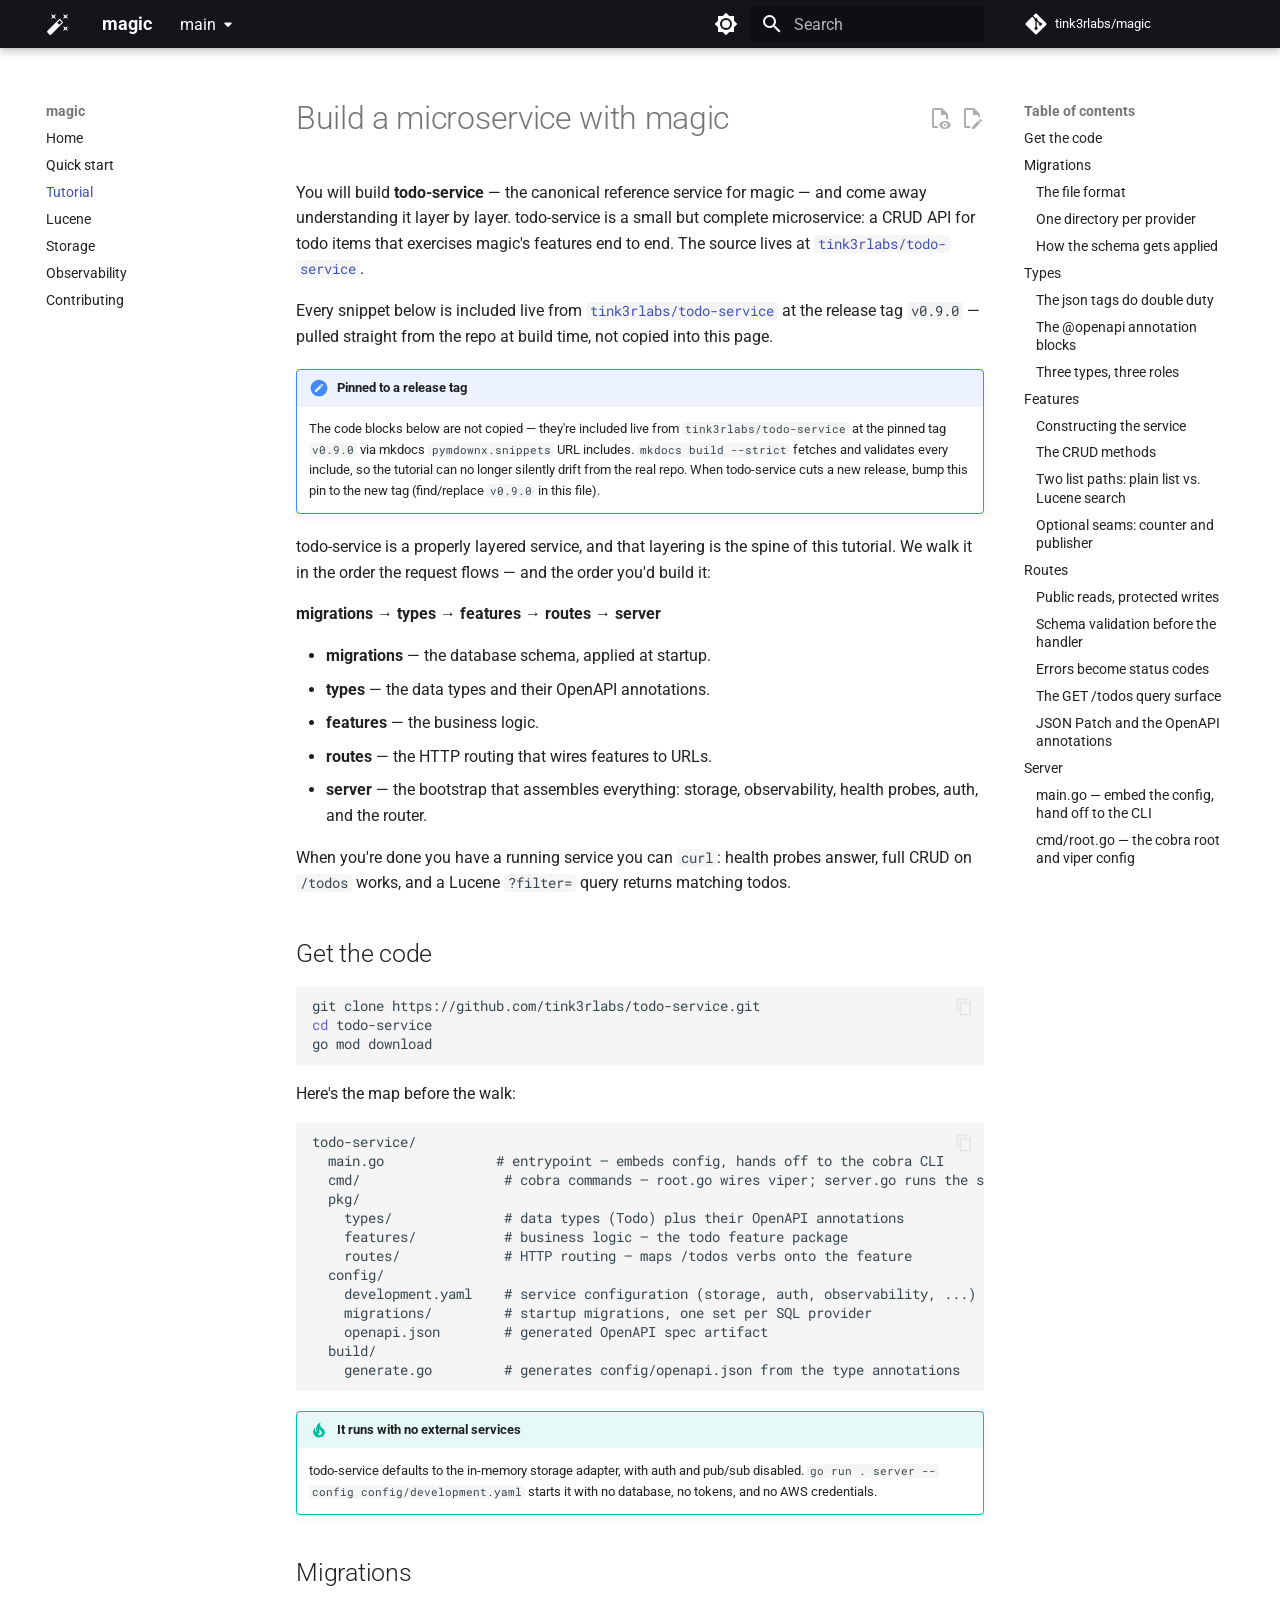
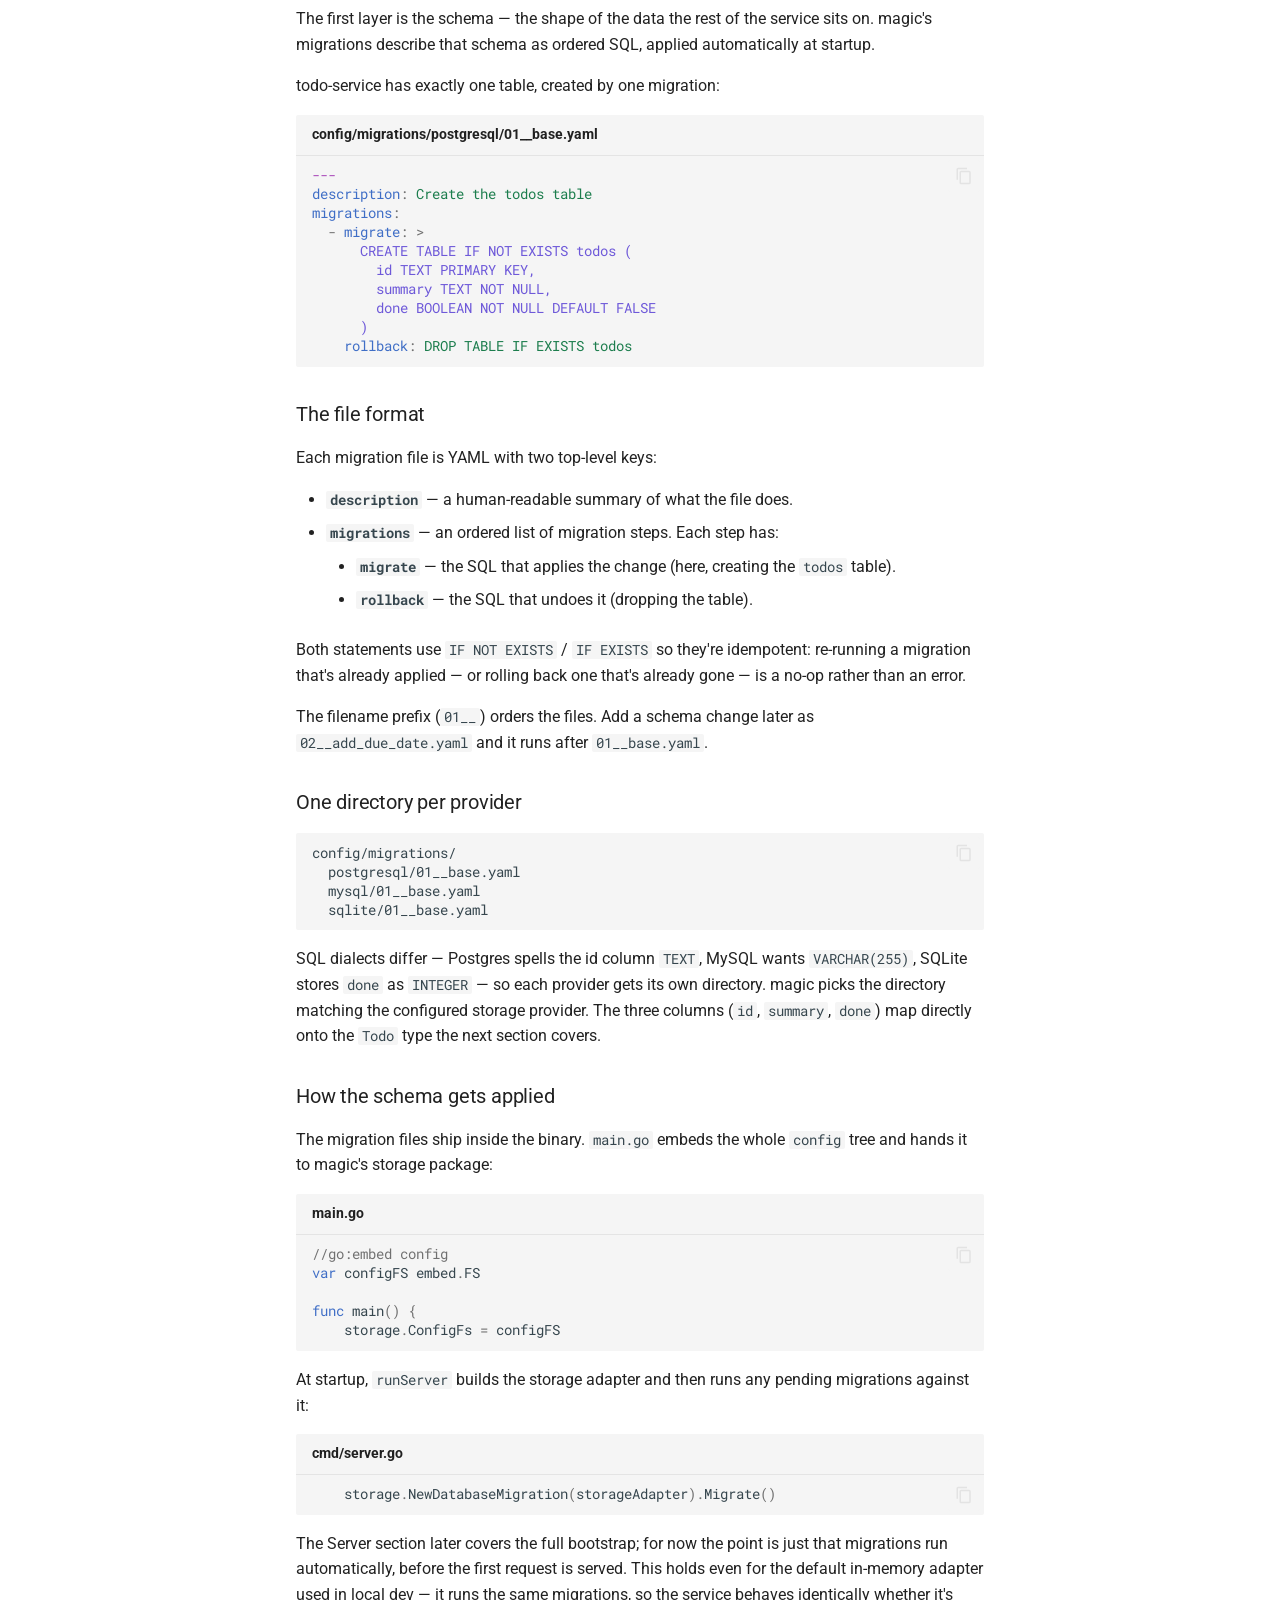
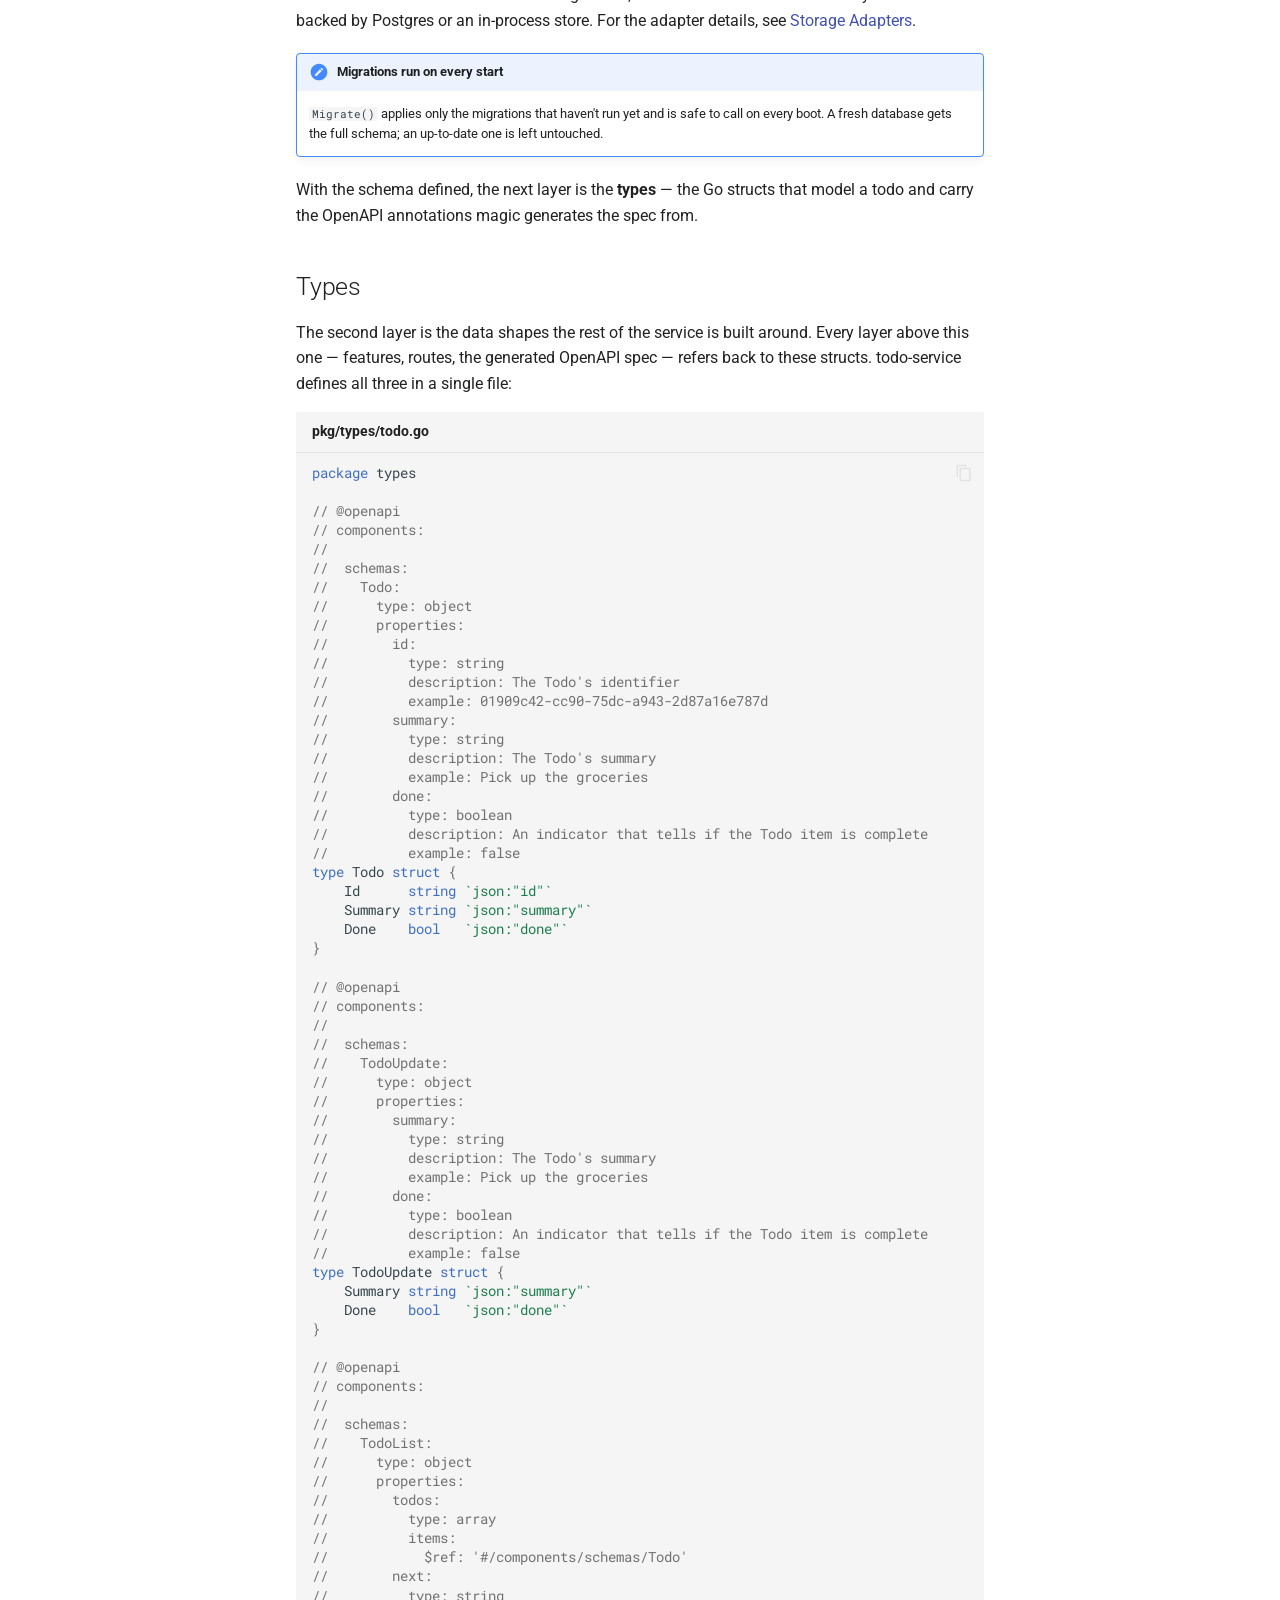
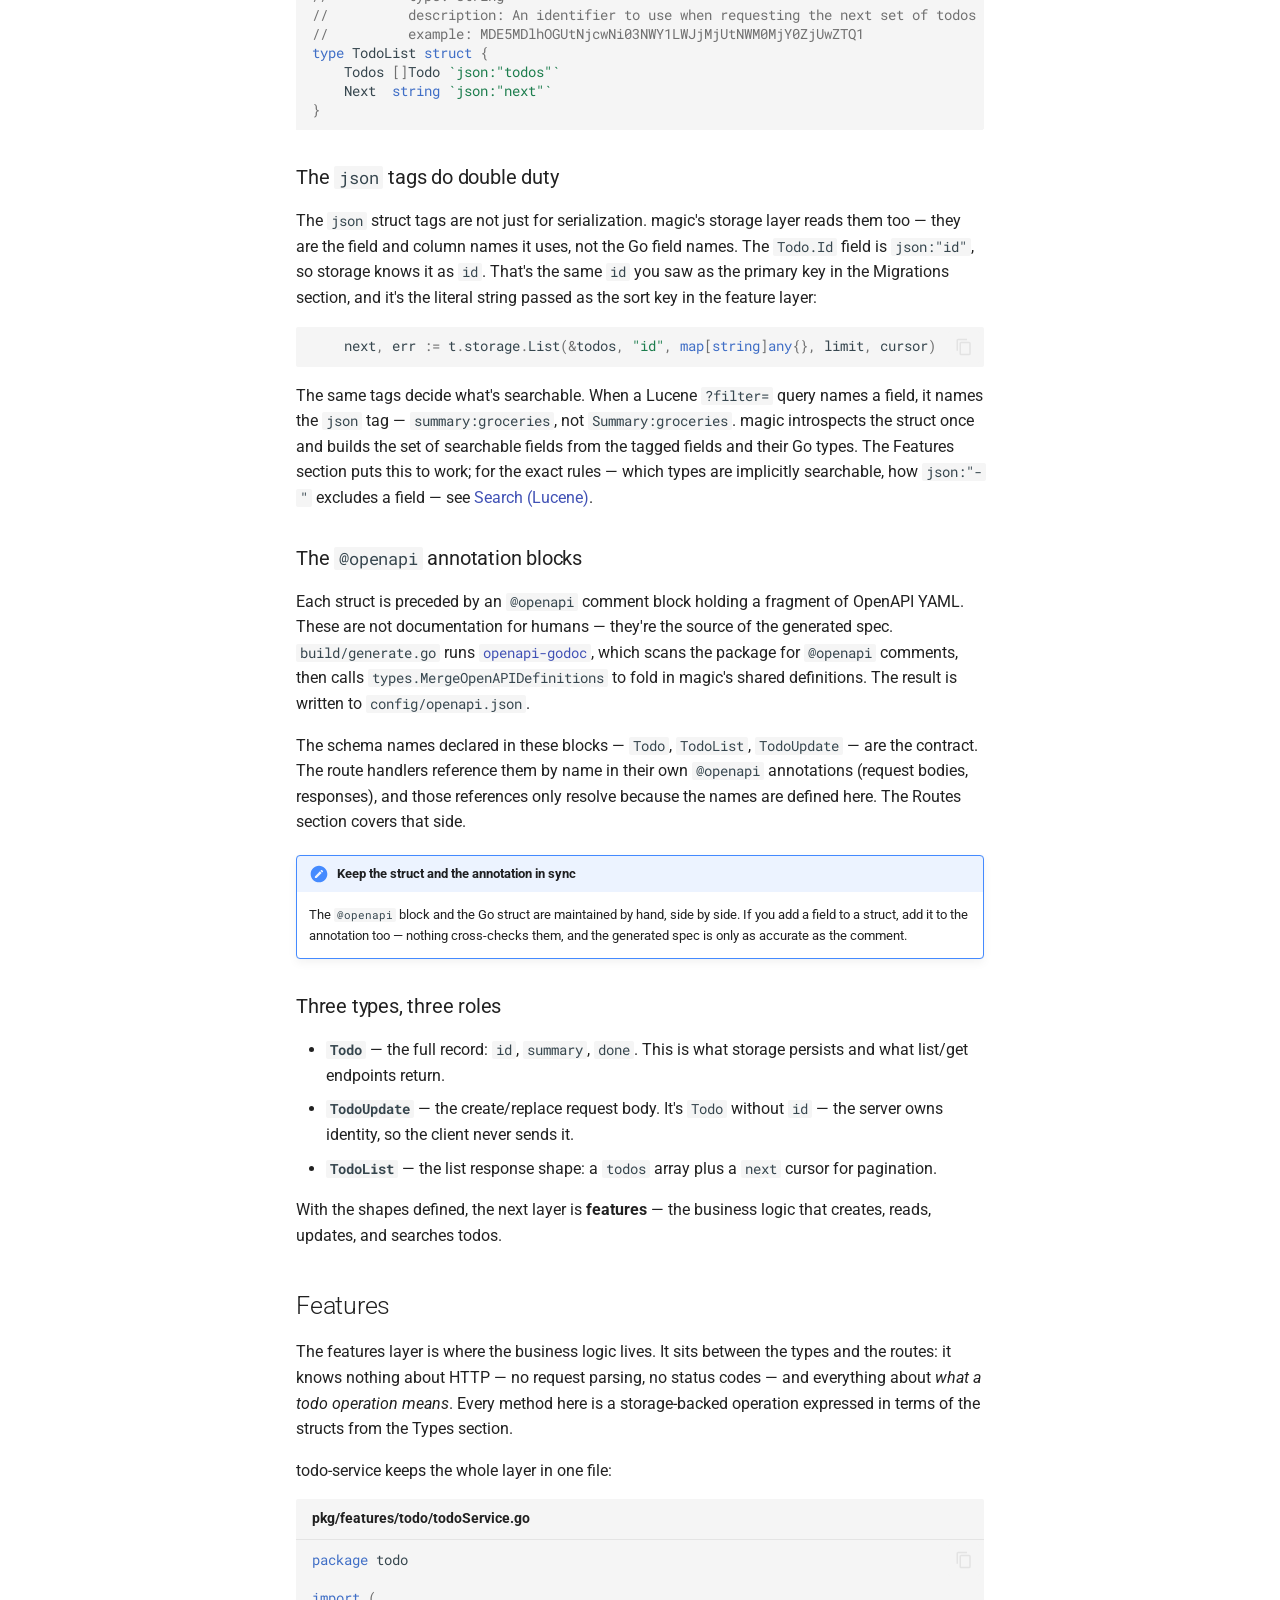
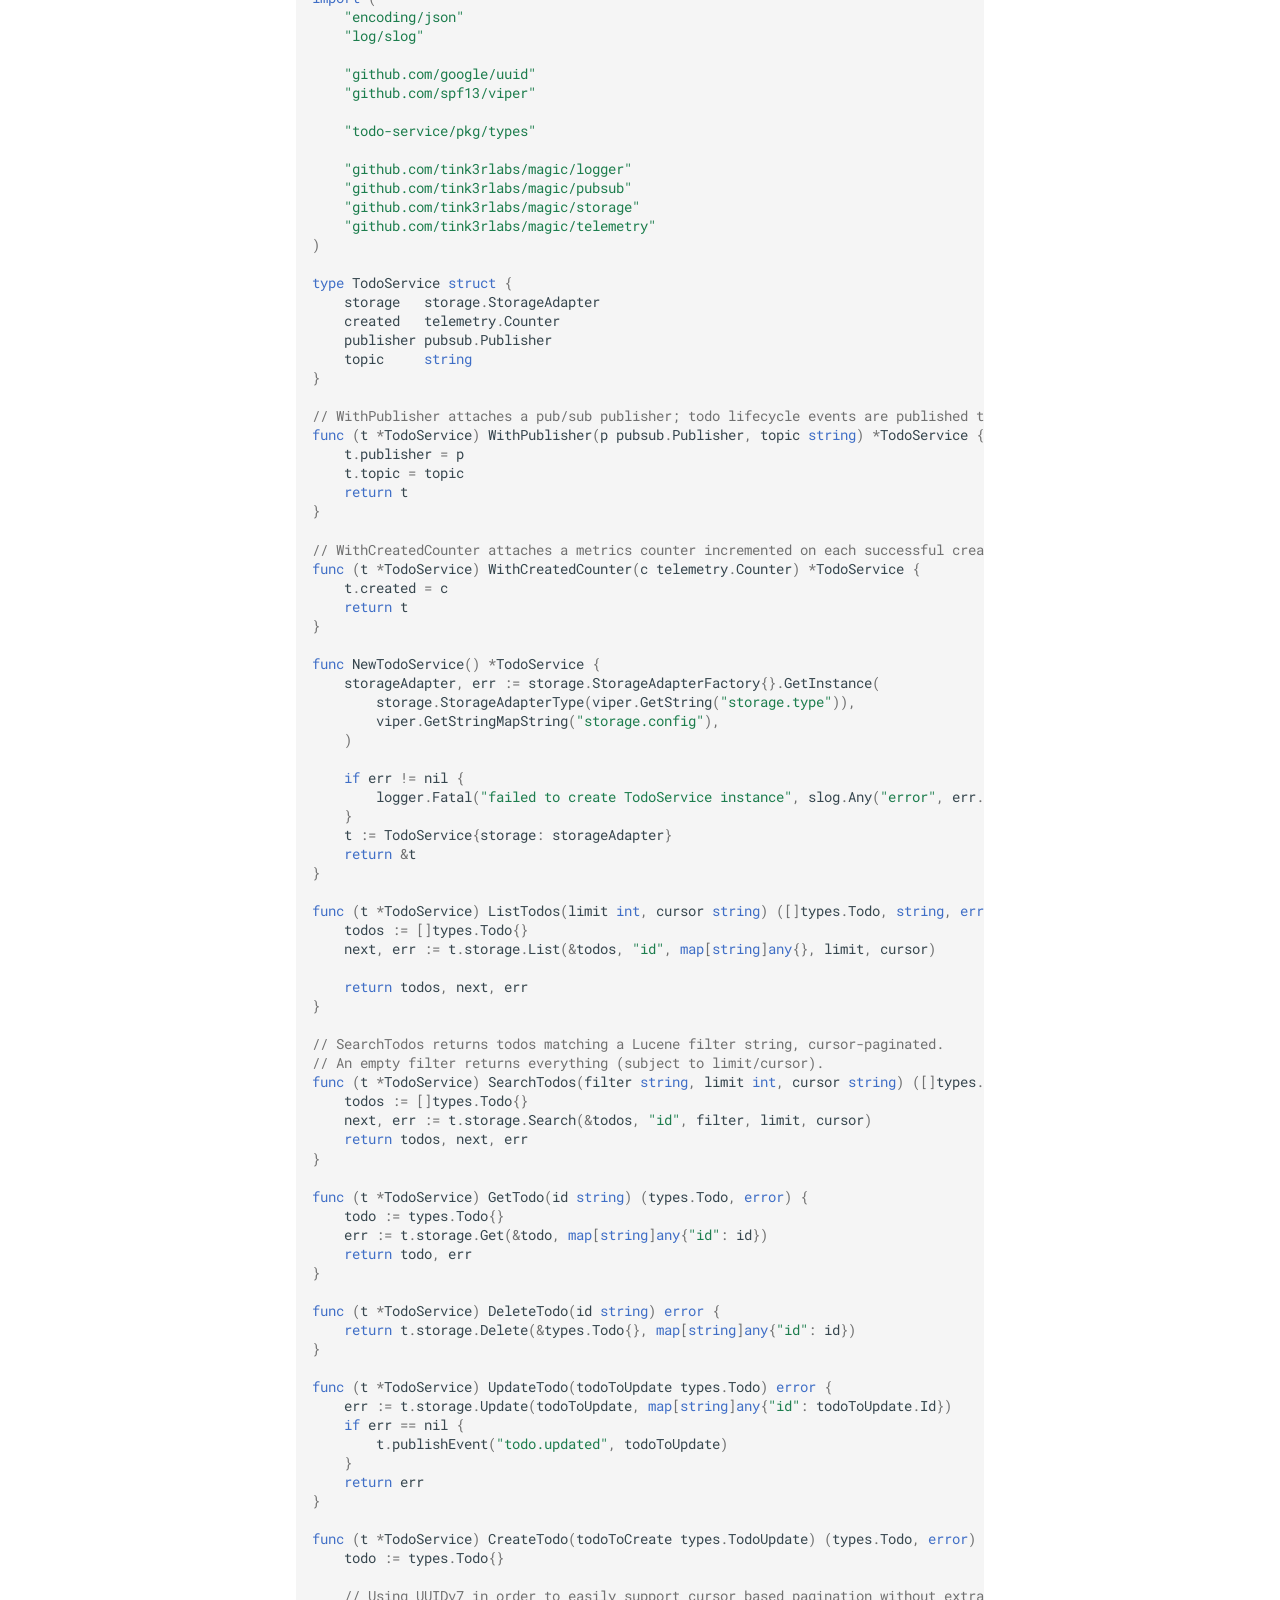
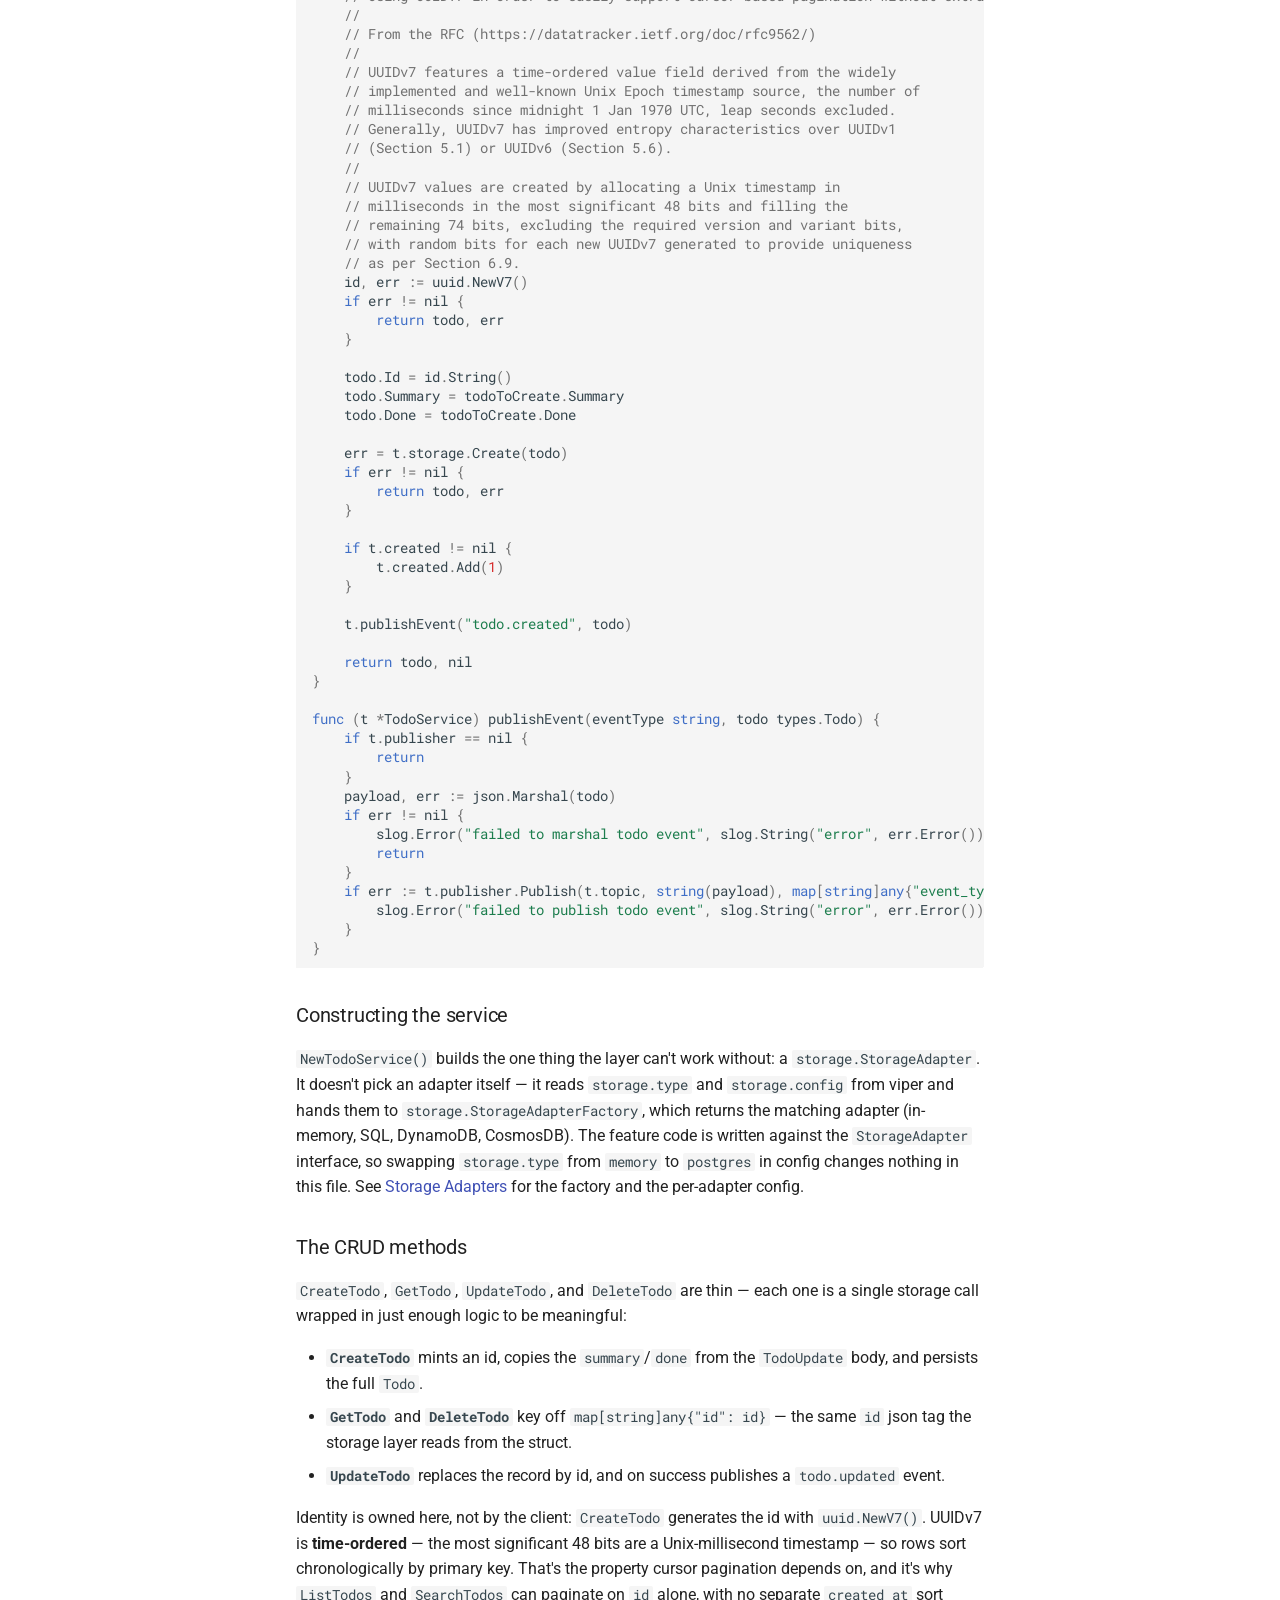
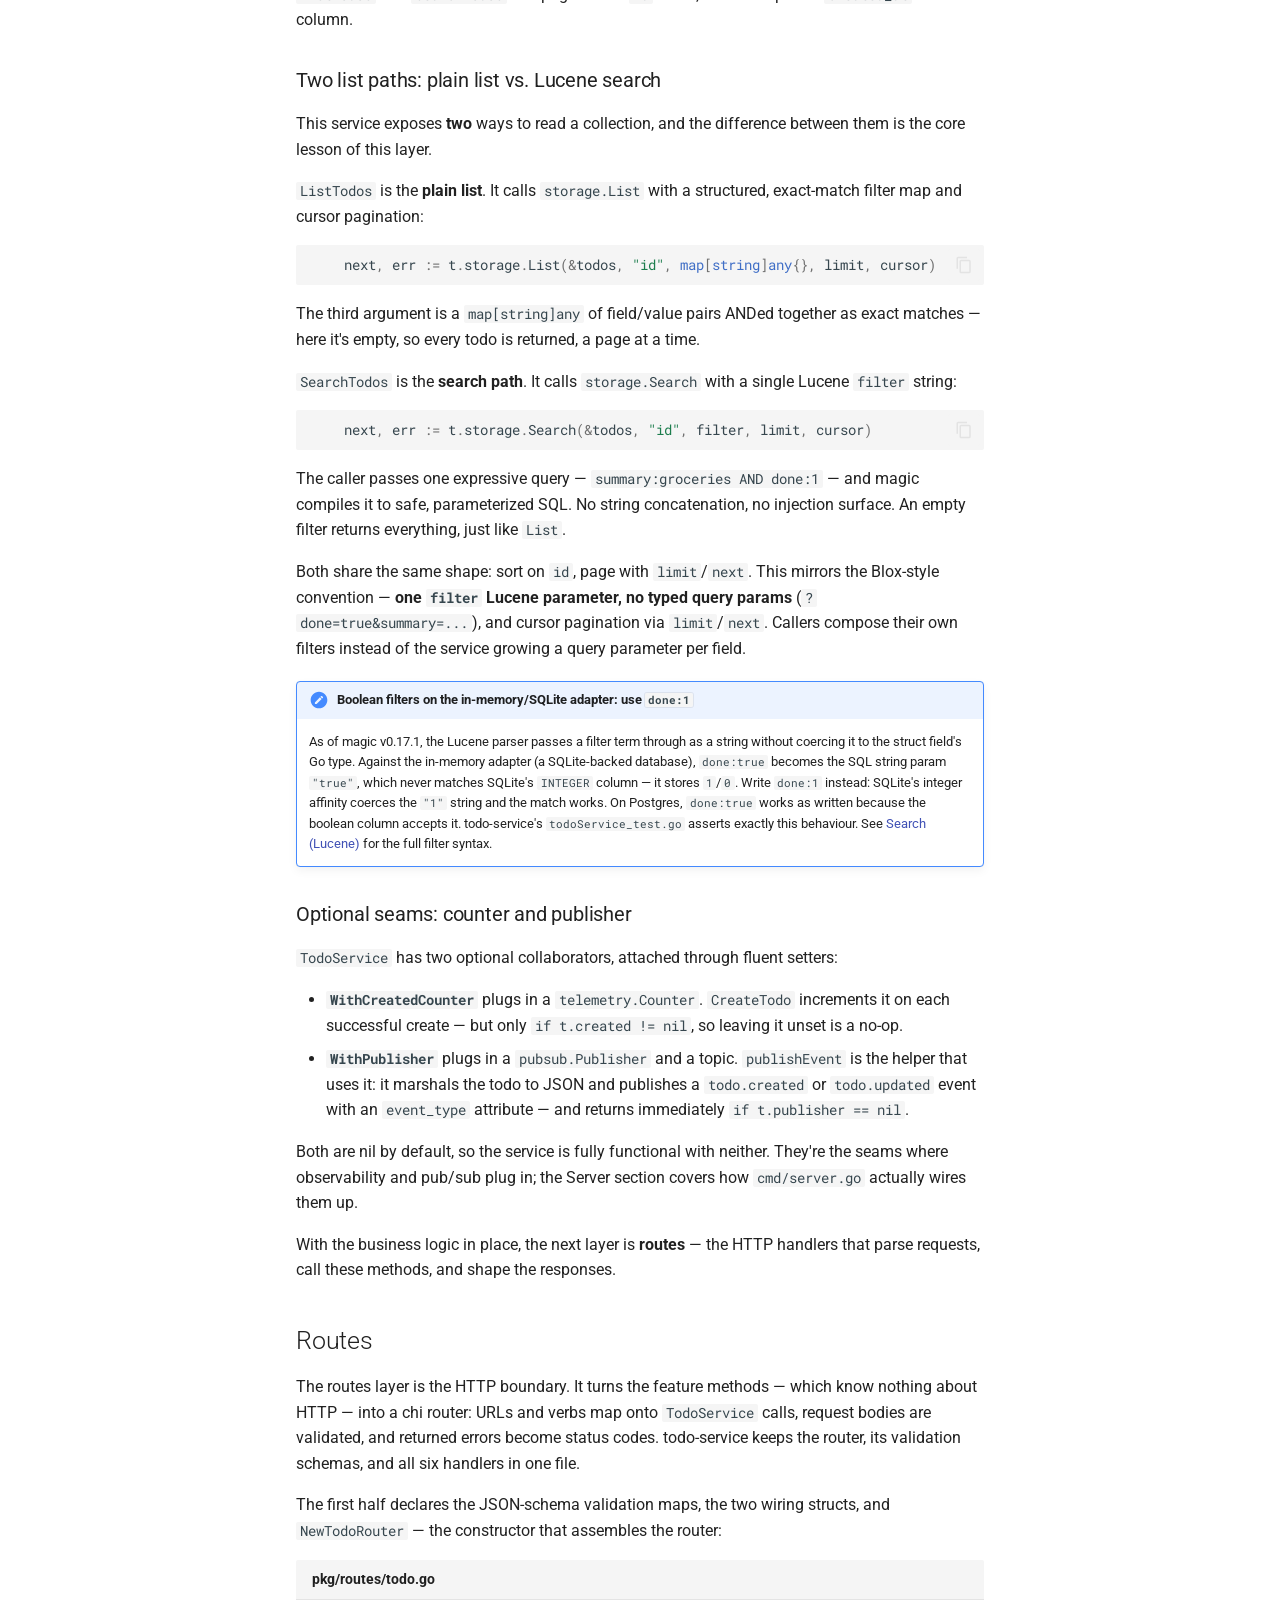
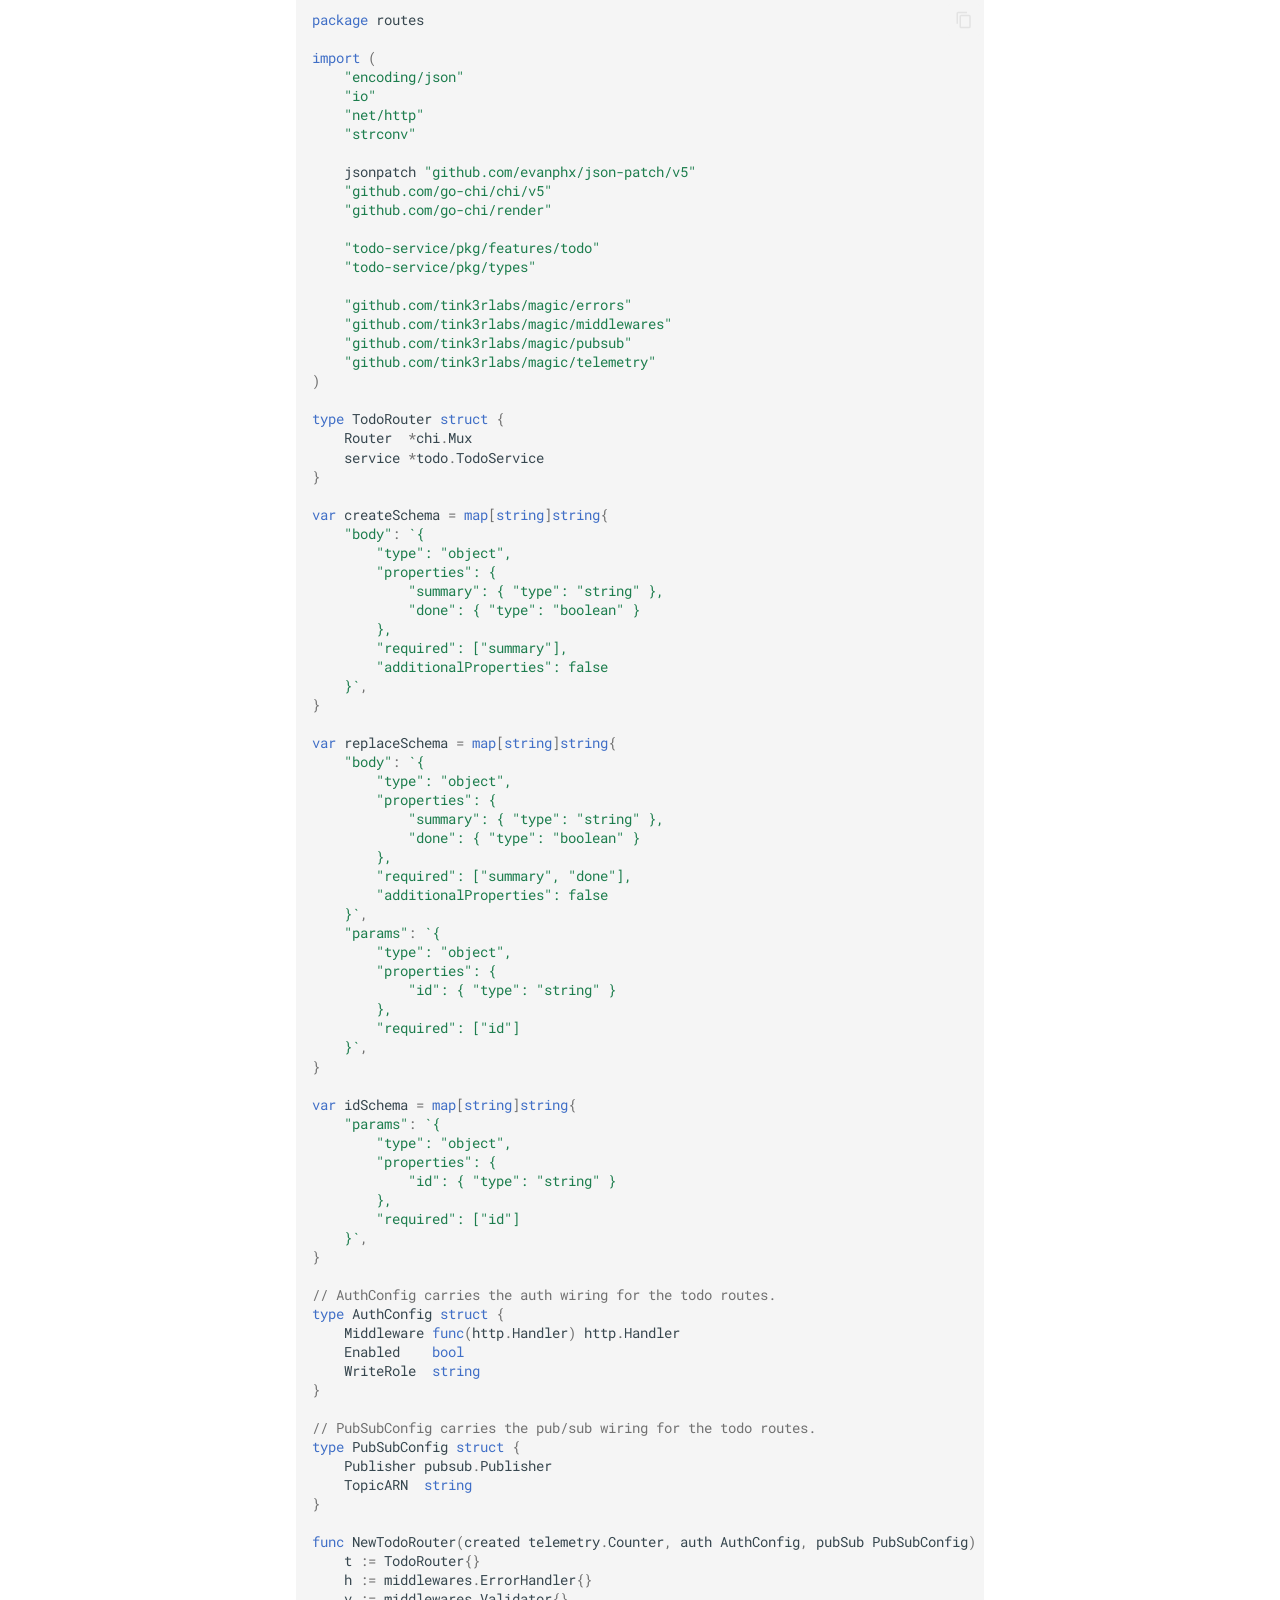
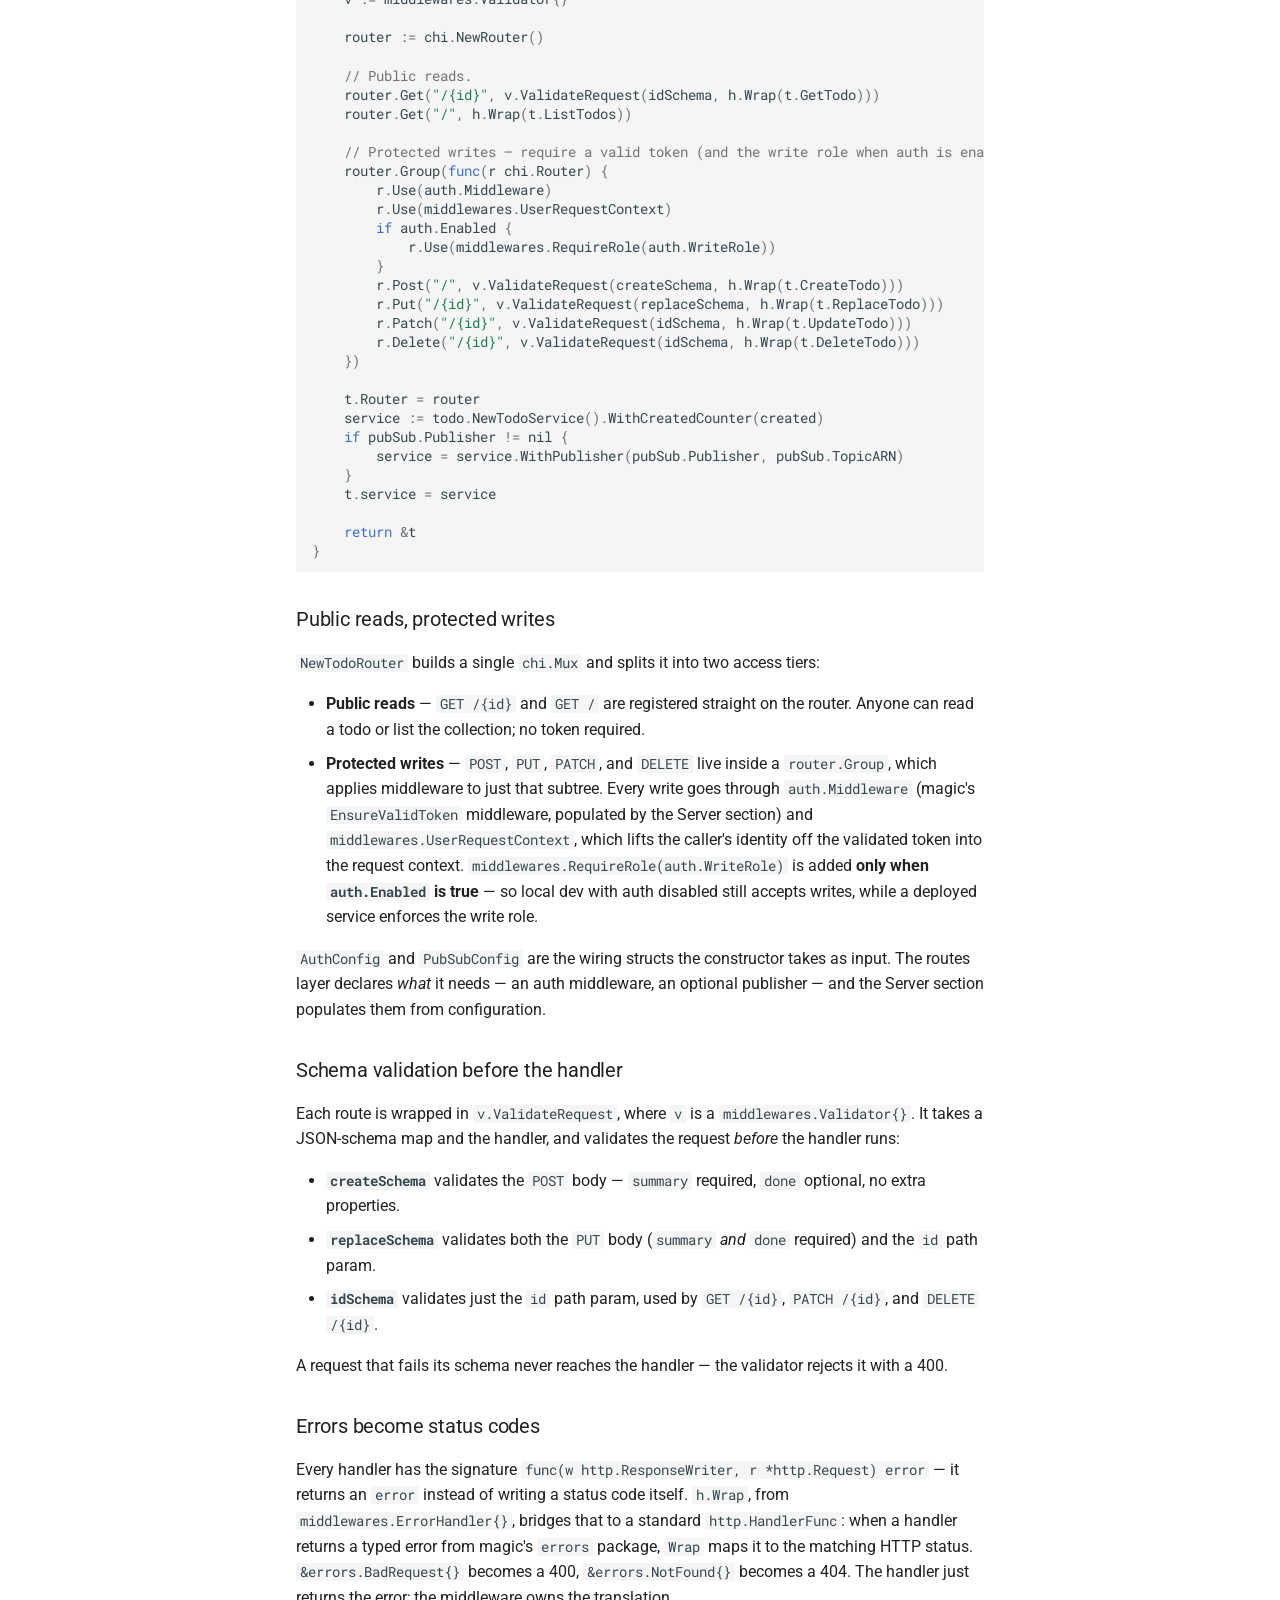
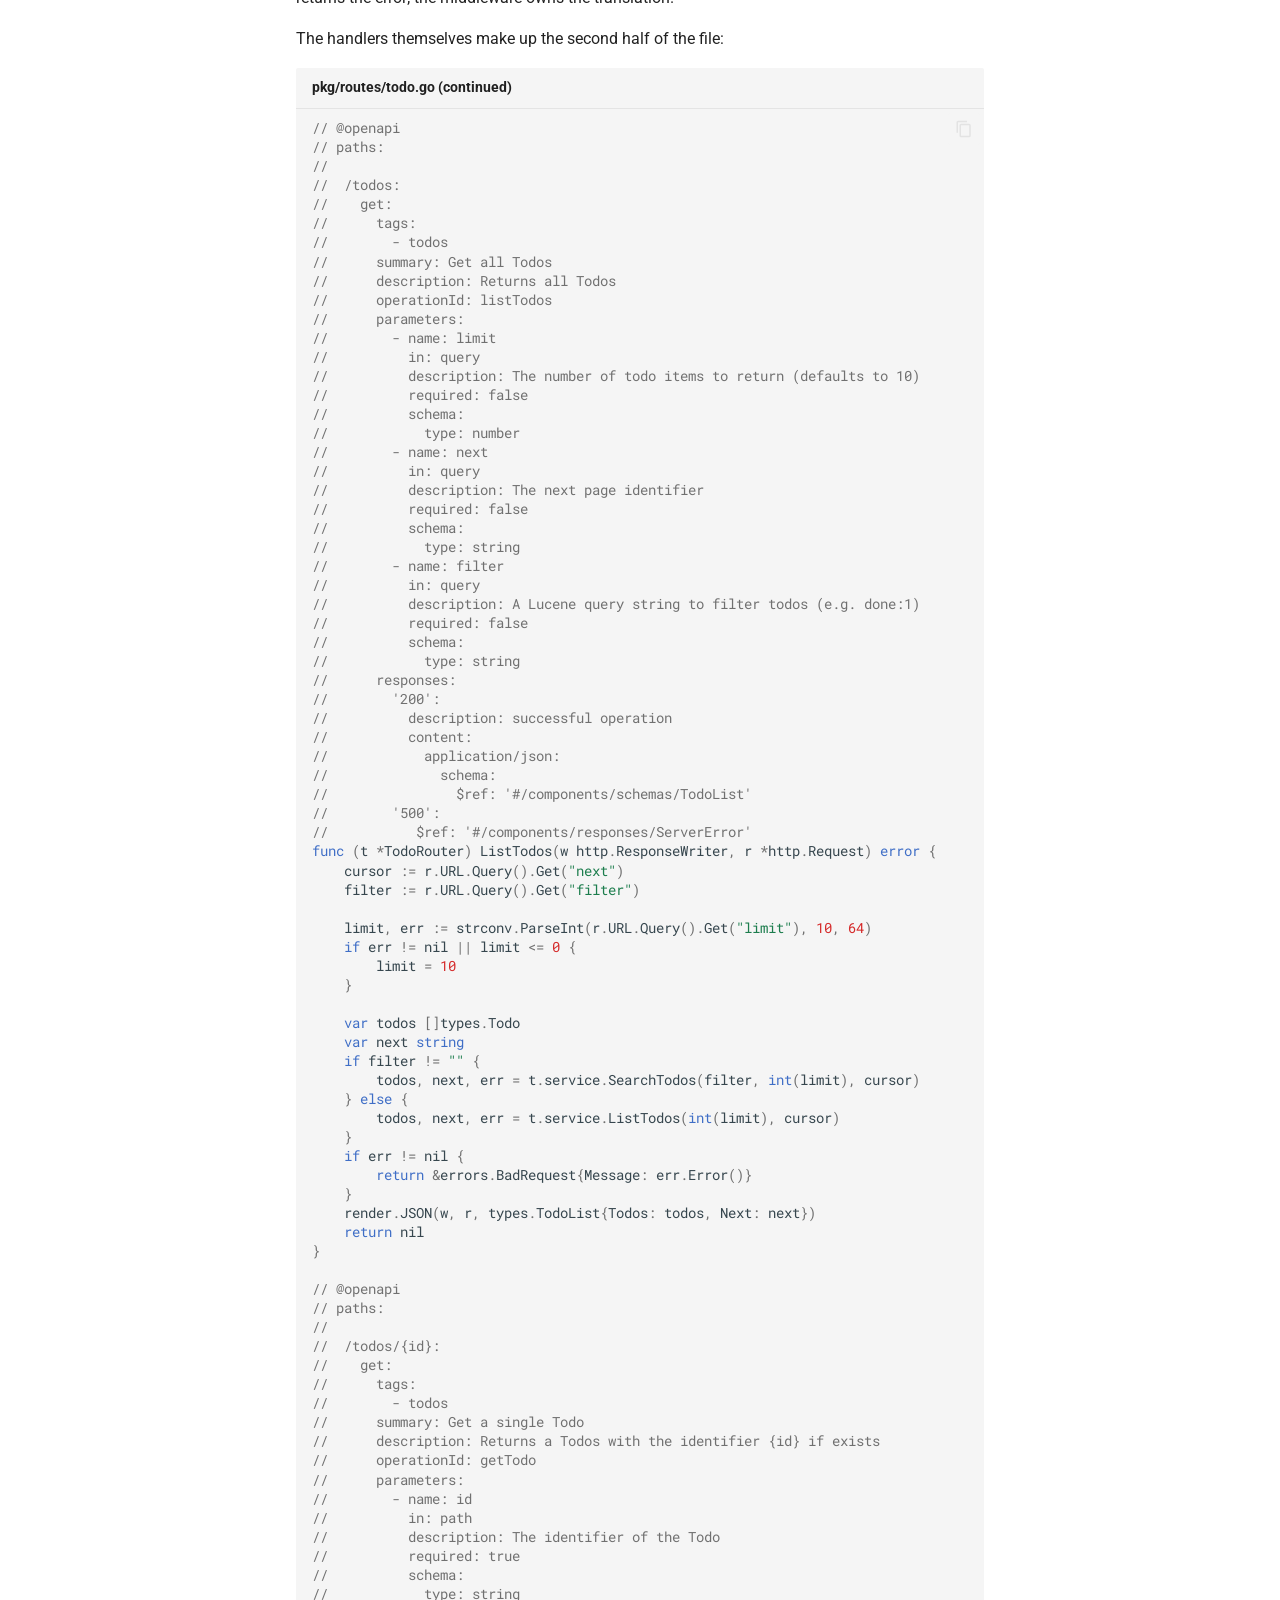
<file: main/tutorial/index.html>
<!doctype html>
<html lang="en" class="no-js">
  <head>
    
      <meta charset="utf-8">
      <meta name="viewport" content="width=device-width,initial-scale=1">
      
        <meta name="description" content="Common building blocks for Go microservices, so your service code can focus on business logic.">
      
      
      
        <link rel="canonical" href="https://tink3rlabs.github.io/magic/main/tutorial/">
      
      
        <link rel="prev" href="../getting-started/">
      
      
        <link rel="next" href="../lucene/">
      
      
        
      
      
      <link rel="icon" href="../assets/favicon.png">
      <meta name="generator" content="mkdocs-1.6.1, mkdocs-material-9.7.7">
    
    
      
        <title>Tutorial - magic</title>
      
    
    
      <link rel="stylesheet" href="../assets/stylesheets/main.ec1eaa64.min.css">
      
        
        <link rel="stylesheet" href="../assets/stylesheets/palette.ab4e12ef.min.css">
      
      


    
    
      
    
    
      
        
        
        <link rel="preconnect" href="https://fonts.gstatic.com" crossorigin>
        <link rel="stylesheet" href="https://fonts.googleapis.com/css?family=Roboto:300,300i,400,400i,700,700i%7CRoboto+Mono:400,400i,700,700i&display=fallback">
        <style>:root{--md-text-font:"Roboto";--md-code-font:"Roboto Mono"}</style>
      
    
    
    <script>__md_scope=new URL("..",location),__md_hash=e=>[...e].reduce(((e,_)=>(e<<5)-e+_.charCodeAt(0)),0),__md_get=(e,_=localStorage,t=__md_scope)=>JSON.parse(_.getItem(t.pathname+"."+e)),__md_set=(e,_,t=localStorage,a=__md_scope)=>{try{t.setItem(a.pathname+"."+e,JSON.stringify(_))}catch(e){}}</script>
    
      

    
    
  </head>
  
  
    
    
      
    
    
    
    
    <body dir="ltr" data-md-color-scheme="default" data-md-color-primary="black" data-md-color-accent="black">
  
    
    <input class="md-toggle" data-md-toggle="drawer" type="checkbox" id="__drawer" autocomplete="off">
    <input class="md-toggle" data-md-toggle="search" type="checkbox" id="__search" autocomplete="off">
    <label class="md-overlay" for="__drawer"></label>
    <div data-md-component="skip">
      
        
        <a href="#build-a-microservice-with-magic" class="md-skip">
          Skip to content
        </a>
      
    </div>
    <div data-md-component="announce">
      
    </div>
    
      <div data-md-color-scheme="default" data-md-component="outdated" hidden>
        
      </div>
    
    
      

  

<header class="md-header md-header--shadow" data-md-component="header">
  <nav class="md-header__inner md-grid" aria-label="Header">
    <a href=".." title="magic" class="md-header__button md-logo" aria-label="magic" data-md-component="logo">
      
  
  <svg xmlns="http://www.w3.org/2000/svg" viewBox="0 0 24 24"><path d="M7.5 5.6 5 7l1.4-2.5L5 2l2.5 1.4L10 2 8.6 4.5 10 7zm12 9.8L22 14l-1.4 2.5L22 19l-2.5-1.4L17 19l1.4-2.5L17 14zM22 2l-1.4 2.5L22 7l-2.5-1.4L17 7l1.4-2.5L17 2l2.5 1.4zm-8.66 10.78 2.44-2.44-2.12-2.12-2.44 2.44zm1.03-5.49 2.34 2.34c.39.37.39 1.02 0 1.41L5.04 22.71c-.39.39-1.04.39-1.41 0l-2.34-2.34c-.39-.37-.39-1.02 0-1.41L12.96 7.29c.39-.39 1.04-.39 1.41 0"/></svg>

    </a>
    <label class="md-header__button md-icon" for="__drawer">
      
      <svg xmlns="http://www.w3.org/2000/svg" viewBox="0 0 24 24"><path d="M3 6h18v2H3zm0 5h18v2H3zm0 5h18v2H3z"/></svg>
    </label>
    <div class="md-header__title" data-md-component="header-title">
      <div class="md-header__ellipsis">
        <div class="md-header__topic">
          <span class="md-ellipsis">
            magic
          </span>
        </div>
        <div class="md-header__topic" data-md-component="header-topic">
          <span class="md-ellipsis">
            
              Tutorial
            
          </span>
        </div>
      </div>
    </div>
    
      
        <form class="md-header__option" data-md-component="palette">
  
    
    
    
    <input class="md-option" data-md-color-media="(prefers-color-scheme: light)" data-md-color-scheme="default" data-md-color-primary="black" data-md-color-accent="black"  aria-label="Switch to dark mode"  type="radio" name="__palette" id="__palette_0">
    
      <label class="md-header__button md-icon" title="Switch to dark mode" for="__palette_1" hidden>
        <svg xmlns="http://www.w3.org/2000/svg" viewBox="0 0 24 24"><path d="M12 8a4 4 0 0 0-4 4 4 4 0 0 0 4 4 4 4 0 0 0 4-4 4 4 0 0 0-4-4m0 10a6 6 0 0 1-6-6 6 6 0 0 1 6-6 6 6 0 0 1 6 6 6 6 0 0 1-6 6m8-9.31V4h-4.69L12 .69 8.69 4H4v4.69L.69 12 4 15.31V20h4.69L12 23.31 15.31 20H20v-4.69L23.31 12z"/></svg>
      </label>
    
  
    
    
    
    <input class="md-option" data-md-color-media="(prefers-color-scheme: dark)" data-md-color-scheme="slate" data-md-color-primary="black" data-md-color-accent="white"  aria-label="Switch to light mode"  type="radio" name="__palette" id="__palette_1">
    
      <label class="md-header__button md-icon" title="Switch to light mode" for="__palette_0" hidden>
        <svg xmlns="http://www.w3.org/2000/svg" viewBox="0 0 24 24"><path d="M12 18c-.89 0-1.74-.2-2.5-.55C11.56 16.5 13 14.42 13 12s-1.44-4.5-3.5-5.45C10.26 6.2 11.11 6 12 6a6 6 0 0 1 6 6 6 6 0 0 1-6 6m8-9.31V4h-4.69L12 .69 8.69 4H4v4.69L.69 12 4 15.31V20h4.69L12 23.31 15.31 20H20v-4.69L23.31 12z"/></svg>
      </label>
    
  
</form>
      
    
    
      <script>var palette=__md_get("__palette");if(palette&&palette.color){if("(prefers-color-scheme)"===palette.color.media){var media=matchMedia("(prefers-color-scheme: light)"),input=document.querySelector(media.matches?"[data-md-color-media='(prefers-color-scheme: light)']":"[data-md-color-media='(prefers-color-scheme: dark)']");palette.color.media=input.getAttribute("data-md-color-media"),palette.color.scheme=input.getAttribute("data-md-color-scheme"),palette.color.primary=input.getAttribute("data-md-color-primary"),palette.color.accent=input.getAttribute("data-md-color-accent")}for(var[key,value]of Object.entries(palette.color))document.body.setAttribute("data-md-color-"+key,value)}</script>
    
    
    
      
      
        <label class="md-header__button md-icon" for="__search">
          
          <svg xmlns="http://www.w3.org/2000/svg" viewBox="0 0 24 24"><path d="M9.5 3A6.5 6.5 0 0 1 16 9.5c0 1.61-.59 3.09-1.56 4.23l.27.27h.79l5 5-1.5 1.5-5-5v-.79l-.27-.27A6.52 6.52 0 0 1 9.5 16 6.5 6.5 0 0 1 3 9.5 6.5 6.5 0 0 1 9.5 3m0 2C7 5 5 7 5 9.5S7 14 9.5 14 14 12 14 9.5 12 5 9.5 5"/></svg>
        </label>
        <div class="md-search" data-md-component="search" role="dialog">
  <label class="md-search__overlay" for="__search"></label>
  <div class="md-search__inner" role="search">
    <form class="md-search__form" name="search">
      <input type="text" class="md-search__input" name="query" aria-label="Search" placeholder="Search" autocapitalize="off" autocorrect="off" autocomplete="off" spellcheck="false" data-md-component="search-query" required>
      <label class="md-search__icon md-icon" for="__search">
        
        <svg xmlns="http://www.w3.org/2000/svg" viewBox="0 0 24 24"><path d="M9.5 3A6.5 6.5 0 0 1 16 9.5c0 1.61-.59 3.09-1.56 4.23l.27.27h.79l5 5-1.5 1.5-5-5v-.79l-.27-.27A6.52 6.52 0 0 1 9.5 16 6.5 6.5 0 0 1 3 9.5 6.5 6.5 0 0 1 9.5 3m0 2C7 5 5 7 5 9.5S7 14 9.5 14 14 12 14 9.5 12 5 9.5 5"/></svg>
        
        <svg xmlns="http://www.w3.org/2000/svg" viewBox="0 0 24 24"><path d="M20 11v2H8l5.5 5.5-1.42 1.42L4.16 12l7.92-7.92L13.5 5.5 8 11z"/></svg>
      </label>
      <nav class="md-search__options" aria-label="Search">
        
        <button type="reset" class="md-search__icon md-icon" title="Clear" aria-label="Clear" tabindex="-1">
          
          <svg xmlns="http://www.w3.org/2000/svg" viewBox="0 0 24 24"><path d="M19 6.41 17.59 5 12 10.59 6.41 5 5 6.41 10.59 12 5 17.59 6.41 19 12 13.41 17.59 19 19 17.59 13.41 12z"/></svg>
        </button>
      </nav>
      
        <div class="md-search__suggest" data-md-component="search-suggest"></div>
      
    </form>
    <div class="md-search__output">
      <div class="md-search__scrollwrap" tabindex="0" data-md-scrollfix>
        <div class="md-search-result" data-md-component="search-result">
          <div class="md-search-result__meta">
            Initializing search
          </div>
          <ol class="md-search-result__list" role="presentation"></ol>
        </div>
      </div>
    </div>
  </div>
</div>
      
    
    
      <div class="md-header__source">
        <a href="https://github.com/tink3rlabs/magic" title="Go to repository" class="md-source" data-md-component="source">
  <div class="md-source__icon md-icon">
    
    <svg xmlns="http://www.w3.org/2000/svg" viewBox="0 0 448 512"><!--! Font Awesome Free 7.1.0 by @fontawesome - https://fontawesome.com License - https://fontawesome.com/license/free (Icons: CC BY 4.0, Fonts: SIL OFL 1.1, Code: MIT License) Copyright 2025 Fonticons, Inc.--><path d="M439.6 236.1 244 40.5c-5.4-5.5-12.8-8.5-20.4-8.5s-15 3-20.4 8.4L162.5 81l51.5 51.5c27.1-9.1 52.7 16.8 43.4 43.7l49.7 49.7c34.2-11.8 61.2 31 35.5 56.7-26.5 26.5-70.2-2.9-56-37.3L240.3 199v121.9c25.3 12.5 22.3 41.8 9.1 55-6.4 6.4-15.2 10.1-24.3 10.1s-17.8-3.6-24.3-10.1c-17.6-17.6-11.1-46.9 11.2-56v-123c-20.8-8.5-24.6-30.7-18.6-45L142.6 101 8.5 235.1C3 240.6 0 247.9 0 255.5s3 15 8.5 20.4l195.6 195.7c5.4 5.4 12.7 8.4 20.4 8.4s15-3 20.4-8.4l194.7-194.7c5.4-5.4 8.4-12.8 8.4-20.4s-3-15-8.4-20.4"/></svg>
  </div>
  <div class="md-source__repository">
    tink3rlabs/magic
  </div>
</a>
      </div>
    
  </nav>
  
</header>
    
    <div class="md-container" data-md-component="container">
      
      
        
          
        
      
      <main class="md-main" data-md-component="main">
        <div class="md-main__inner md-grid">
          
            
              
              <div class="md-sidebar md-sidebar--primary" data-md-component="sidebar" data-md-type="navigation" >
                <div class="md-sidebar__scrollwrap">
                  <div class="md-sidebar__inner">
                    



<nav class="md-nav md-nav--primary" aria-label="Navigation" data-md-level="0">
  <label class="md-nav__title" for="__drawer">
    <a href=".." title="magic" class="md-nav__button md-logo" aria-label="magic" data-md-component="logo">
      
  
  <svg xmlns="http://www.w3.org/2000/svg" viewBox="0 0 24 24"><path d="M7.5 5.6 5 7l1.4-2.5L5 2l2.5 1.4L10 2 8.6 4.5 10 7zm12 9.8L22 14l-1.4 2.5L22 19l-2.5-1.4L17 19l1.4-2.5L17 14zM22 2l-1.4 2.5L22 7l-2.5-1.4L17 7l1.4-2.5L17 2l2.5 1.4zm-8.66 10.78 2.44-2.44-2.12-2.12-2.44 2.44zm1.03-5.49 2.34 2.34c.39.37.39 1.02 0 1.41L5.04 22.71c-.39.39-1.04.39-1.41 0l-2.34-2.34c-.39-.37-.39-1.02 0-1.41L12.96 7.29c.39-.39 1.04-.39 1.41 0"/></svg>

    </a>
    magic
  </label>
  
    <div class="md-nav__source">
      <a href="https://github.com/tink3rlabs/magic" title="Go to repository" class="md-source" data-md-component="source">
  <div class="md-source__icon md-icon">
    
    <svg xmlns="http://www.w3.org/2000/svg" viewBox="0 0 448 512"><!--! Font Awesome Free 7.1.0 by @fontawesome - https://fontawesome.com License - https://fontawesome.com/license/free (Icons: CC BY 4.0, Fonts: SIL OFL 1.1, Code: MIT License) Copyright 2025 Fonticons, Inc.--><path d="M439.6 236.1 244 40.5c-5.4-5.5-12.8-8.5-20.4-8.5s-15 3-20.4 8.4L162.5 81l51.5 51.5c27.1-9.1 52.7 16.8 43.4 43.7l49.7 49.7c34.2-11.8 61.2 31 35.5 56.7-26.5 26.5-70.2-2.9-56-37.3L240.3 199v121.9c25.3 12.5 22.3 41.8 9.1 55-6.4 6.4-15.2 10.1-24.3 10.1s-17.8-3.6-24.3-10.1c-17.6-17.6-11.1-46.9 11.2-56v-123c-20.8-8.5-24.6-30.7-18.6-45L142.6 101 8.5 235.1C3 240.6 0 247.9 0 255.5s3 15 8.5 20.4l195.6 195.7c5.4 5.4 12.7 8.4 20.4 8.4s15-3 20.4-8.4l194.7-194.7c5.4-5.4 8.4-12.8 8.4-20.4s-3-15-8.4-20.4"/></svg>
  </div>
  <div class="md-source__repository">
    tink3rlabs/magic
  </div>
</a>
    </div>
  
  <ul class="md-nav__list" data-md-scrollfix>
    
      
      
  
  
  
  
    <li class="md-nav__item">
      <a href=".." class="md-nav__link">
        
  
  
  <span class="md-ellipsis">
    
  
    Home
  

    
  </span>
  
  

      </a>
    </li>
  

    
      
      
  
  
  
  
    <li class="md-nav__item">
      <a href="../getting-started/" class="md-nav__link">
        
  
  
  <span class="md-ellipsis">
    
  
    Quick start
  

    
  </span>
  
  

      </a>
    </li>
  

    
      
      
  
  
    
  
  
  
    <li class="md-nav__item md-nav__item--active">
      
      <input class="md-nav__toggle md-toggle" type="checkbox" id="__toc">
      
      
        
      
      
        <label class="md-nav__link md-nav__link--active" for="__toc">
          
  
  
  <span class="md-ellipsis">
    
  
    Tutorial
  

    
  </span>
  
  

          <span class="md-nav__icon md-icon"></span>
        </label>
      
      <a href="./" class="md-nav__link md-nav__link--active">
        
  
  
  <span class="md-ellipsis">
    
  
    Tutorial
  

    
  </span>
  
  

      </a>
      
        

<nav class="md-nav md-nav--secondary" aria-label="Table of contents">
  
  
  
    
  
  
    <label class="md-nav__title" for="__toc">
      <span class="md-nav__icon md-icon"></span>
      Table of contents
    </label>
    <ul class="md-nav__list" data-md-component="toc" data-md-scrollfix>
      
        <li class="md-nav__item">
  <a href="#get-the-code" class="md-nav__link">
    <span class="md-ellipsis">
      
        Get the code
      
    </span>
  </a>
  
</li>
      
        <li class="md-nav__item">
  <a href="#migrations" class="md-nav__link">
    <span class="md-ellipsis">
      
        Migrations
      
    </span>
  </a>
  
    <nav class="md-nav" aria-label="Migrations">
      <ul class="md-nav__list">
        
          <li class="md-nav__item">
  <a href="#the-file-format" class="md-nav__link">
    <span class="md-ellipsis">
      
        The file format
      
    </span>
  </a>
  
</li>
        
          <li class="md-nav__item">
  <a href="#one-directory-per-provider" class="md-nav__link">
    <span class="md-ellipsis">
      
        One directory per provider
      
    </span>
  </a>
  
</li>
        
          <li class="md-nav__item">
  <a href="#how-the-schema-gets-applied" class="md-nav__link">
    <span class="md-ellipsis">
      
        How the schema gets applied
      
    </span>
  </a>
  
</li>
        
      </ul>
    </nav>
  
</li>
      
        <li class="md-nav__item">
  <a href="#types" class="md-nav__link">
    <span class="md-ellipsis">
      
        Types
      
    </span>
  </a>
  
    <nav class="md-nav" aria-label="Types">
      <ul class="md-nav__list">
        
          <li class="md-nav__item">
  <a href="#the-json-tags-do-double-duty" class="md-nav__link">
    <span class="md-ellipsis">
      
        The json tags do double duty
      
    </span>
  </a>
  
</li>
        
          <li class="md-nav__item">
  <a href="#the-openapi-annotation-blocks" class="md-nav__link">
    <span class="md-ellipsis">
      
        The @openapi annotation blocks
      
    </span>
  </a>
  
</li>
        
          <li class="md-nav__item">
  <a href="#three-types-three-roles" class="md-nav__link">
    <span class="md-ellipsis">
      
        Three types, three roles
      
    </span>
  </a>
  
</li>
        
      </ul>
    </nav>
  
</li>
      
        <li class="md-nav__item">
  <a href="#features" class="md-nav__link">
    <span class="md-ellipsis">
      
        Features
      
    </span>
  </a>
  
    <nav class="md-nav" aria-label="Features">
      <ul class="md-nav__list">
        
          <li class="md-nav__item">
  <a href="#constructing-the-service" class="md-nav__link">
    <span class="md-ellipsis">
      
        Constructing the service
      
    </span>
  </a>
  
</li>
        
          <li class="md-nav__item">
  <a href="#the-crud-methods" class="md-nav__link">
    <span class="md-ellipsis">
      
        The CRUD methods
      
    </span>
  </a>
  
</li>
        
          <li class="md-nav__item">
  <a href="#two-list-paths-plain-list-vs-lucene-search" class="md-nav__link">
    <span class="md-ellipsis">
      
        Two list paths: plain list vs. Lucene search
      
    </span>
  </a>
  
</li>
        
          <li class="md-nav__item">
  <a href="#optional-seams-counter-and-publisher" class="md-nav__link">
    <span class="md-ellipsis">
      
        Optional seams: counter and publisher
      
    </span>
  </a>
  
</li>
        
      </ul>
    </nav>
  
</li>
      
        <li class="md-nav__item">
  <a href="#routes" class="md-nav__link">
    <span class="md-ellipsis">
      
        Routes
      
    </span>
  </a>
  
    <nav class="md-nav" aria-label="Routes">
      <ul class="md-nav__list">
        
          <li class="md-nav__item">
  <a href="#public-reads-protected-writes" class="md-nav__link">
    <span class="md-ellipsis">
      
        Public reads, protected writes
      
    </span>
  </a>
  
</li>
        
          <li class="md-nav__item">
  <a href="#schema-validation-before-the-handler" class="md-nav__link">
    <span class="md-ellipsis">
      
        Schema validation before the handler
      
    </span>
  </a>
  
</li>
        
          <li class="md-nav__item">
  <a href="#errors-become-status-codes" class="md-nav__link">
    <span class="md-ellipsis">
      
        Errors become status codes
      
    </span>
  </a>
  
</li>
        
          <li class="md-nav__item">
  <a href="#the-get-todos-query-surface" class="md-nav__link">
    <span class="md-ellipsis">
      
        The GET /todos query surface
      
    </span>
  </a>
  
</li>
        
          <li class="md-nav__item">
  <a href="#json-patch-and-the-openapi-annotations" class="md-nav__link">
    <span class="md-ellipsis">
      
        JSON Patch and the OpenAPI annotations
      
    </span>
  </a>
  
</li>
        
      </ul>
    </nav>
  
</li>
      
        <li class="md-nav__item">
  <a href="#server" class="md-nav__link">
    <span class="md-ellipsis">
      
        Server
      
    </span>
  </a>
  
    <nav class="md-nav" aria-label="Server">
      <ul class="md-nav__list">
        
          <li class="md-nav__item">
  <a href="#maingo-embed-the-config-hand-off-to-the-cli" class="md-nav__link">
    <span class="md-ellipsis">
      
        main.go — embed the config, hand off to the CLI
      
    </span>
  </a>
  
</li>
        
          <li class="md-nav__item">
  <a href="#cmdrootgo-the-cobra-root-and-viper-config" class="md-nav__link">
    <span class="md-ellipsis">
      
        cmd/root.go — the cobra root and viper config
      
    </span>
  </a>
  
</li>
        
          <li class="md-nav__item">
  <a href="#cmdservergo-the-server-command" class="md-nav__link">
    <span class="md-ellipsis">
      
        cmd/server.go — the server command
      
    </span>
  </a>
  
</li>
        
          <li class="md-nav__item">
  <a href="#the-runserver-wiring-walk" class="md-nav__link">
    <span class="md-ellipsis">
      
        The runServer wiring walk
      
    </span>
  </a>
  
</li>
        
          <li class="md-nav__item">
  <a href="#health-probes-and-observability-skips" class="md-nav__link">
    <span class="md-ellipsis">
      
        Health probes and observability skips
      
    </span>
  </a>
  
</li>
        
          <li class="md-nav__item">
  <a href="#where-the-seams-get-populated" class="md-nav__link">
    <span class="md-ellipsis">
      
        Where the seams get populated
      
    </span>
  </a>
  
</li>
        
      </ul>
    </nav>
  
</li>
      
        <li class="md-nav__item">
  <a href="#run-it" class="md-nav__link">
    <span class="md-ellipsis">
      
        Run it
      
    </span>
  </a>
  
</li>
      
        <li class="md-nav__item">
  <a href="#where-to-next" class="md-nav__link">
    <span class="md-ellipsis">
      
        Where to next
      
    </span>
  </a>
  
</li>
      
    </ul>
  
</nav>
      
    </li>
  

    
      
      
  
  
  
  
    <li class="md-nav__item">
      <a href="../lucene/" class="md-nav__link">
        
  
  
  <span class="md-ellipsis">
    
  
    Lucene
  

    
  </span>
  
  

      </a>
    </li>
  

    
      
      
  
  
  
  
    <li class="md-nav__item">
      <a href="../storage/" class="md-nav__link">
        
  
  
  <span class="md-ellipsis">
    
  
    Storage
  

    
  </span>
  
  

      </a>
    </li>
  

    
      
      
  
  
  
  
    <li class="md-nav__item">
      <a href="../observability/" class="md-nav__link">
        
  
  
  <span class="md-ellipsis">
    
  
    Observability
  

    
  </span>
  
  

      </a>
    </li>
  

    
      
      
  
  
  
  
    <li class="md-nav__item">
      <a href="../contributing/" class="md-nav__link">
        
  
  
  <span class="md-ellipsis">
    
  
    Contributing
  

    
  </span>
  
  

      </a>
    </li>
  

    
  </ul>
</nav>
                  </div>
                </div>
              </div>
            
            
              
              <div class="md-sidebar md-sidebar--secondary" data-md-component="sidebar" data-md-type="toc" >
                <div class="md-sidebar__scrollwrap">
                  <div class="md-sidebar__inner">
                    

<nav class="md-nav md-nav--secondary" aria-label="Table of contents">
  
  
  
    
  
  
    <label class="md-nav__title" for="__toc">
      <span class="md-nav__icon md-icon"></span>
      Table of contents
    </label>
    <ul class="md-nav__list" data-md-component="toc" data-md-scrollfix>
      
        <li class="md-nav__item">
  <a href="#get-the-code" class="md-nav__link">
    <span class="md-ellipsis">
      
        Get the code
      
    </span>
  </a>
  
</li>
      
        <li class="md-nav__item">
  <a href="#migrations" class="md-nav__link">
    <span class="md-ellipsis">
      
        Migrations
      
    </span>
  </a>
  
    <nav class="md-nav" aria-label="Migrations">
      <ul class="md-nav__list">
        
          <li class="md-nav__item">
  <a href="#the-file-format" class="md-nav__link">
    <span class="md-ellipsis">
      
        The file format
      
    </span>
  </a>
  
</li>
        
          <li class="md-nav__item">
  <a href="#one-directory-per-provider" class="md-nav__link">
    <span class="md-ellipsis">
      
        One directory per provider
      
    </span>
  </a>
  
</li>
        
          <li class="md-nav__item">
  <a href="#how-the-schema-gets-applied" class="md-nav__link">
    <span class="md-ellipsis">
      
        How the schema gets applied
      
    </span>
  </a>
  
</li>
        
      </ul>
    </nav>
  
</li>
      
        <li class="md-nav__item">
  <a href="#types" class="md-nav__link">
    <span class="md-ellipsis">
      
        Types
      
    </span>
  </a>
  
    <nav class="md-nav" aria-label="Types">
      <ul class="md-nav__list">
        
          <li class="md-nav__item">
  <a href="#the-json-tags-do-double-duty" class="md-nav__link">
    <span class="md-ellipsis">
      
        The json tags do double duty
      
    </span>
  </a>
  
</li>
        
          <li class="md-nav__item">
  <a href="#the-openapi-annotation-blocks" class="md-nav__link">
    <span class="md-ellipsis">
      
        The @openapi annotation blocks
      
    </span>
  </a>
  
</li>
        
          <li class="md-nav__item">
  <a href="#three-types-three-roles" class="md-nav__link">
    <span class="md-ellipsis">
      
        Three types, three roles
      
    </span>
  </a>
  
</li>
        
      </ul>
    </nav>
  
</li>
      
        <li class="md-nav__item">
  <a href="#features" class="md-nav__link">
    <span class="md-ellipsis">
      
        Features
      
    </span>
  </a>
  
    <nav class="md-nav" aria-label="Features">
      <ul class="md-nav__list">
        
          <li class="md-nav__item">
  <a href="#constructing-the-service" class="md-nav__link">
    <span class="md-ellipsis">
      
        Constructing the service
      
    </span>
  </a>
  
</li>
        
          <li class="md-nav__item">
  <a href="#the-crud-methods" class="md-nav__link">
    <span class="md-ellipsis">
      
        The CRUD methods
      
    </span>
  </a>
  
</li>
        
          <li class="md-nav__item">
  <a href="#two-list-paths-plain-list-vs-lucene-search" class="md-nav__link">
    <span class="md-ellipsis">
      
        Two list paths: plain list vs. Lucene search
      
    </span>
  </a>
  
</li>
        
          <li class="md-nav__item">
  <a href="#optional-seams-counter-and-publisher" class="md-nav__link">
    <span class="md-ellipsis">
      
        Optional seams: counter and publisher
      
    </span>
  </a>
  
</li>
        
      </ul>
    </nav>
  
</li>
      
        <li class="md-nav__item">
  <a href="#routes" class="md-nav__link">
    <span class="md-ellipsis">
      
        Routes
      
    </span>
  </a>
  
    <nav class="md-nav" aria-label="Routes">
      <ul class="md-nav__list">
        
          <li class="md-nav__item">
  <a href="#public-reads-protected-writes" class="md-nav__link">
    <span class="md-ellipsis">
      
        Public reads, protected writes
      
    </span>
  </a>
  
</li>
        
          <li class="md-nav__item">
  <a href="#schema-validation-before-the-handler" class="md-nav__link">
    <span class="md-ellipsis">
      
        Schema validation before the handler
      
    </span>
  </a>
  
</li>
        
          <li class="md-nav__item">
  <a href="#errors-become-status-codes" class="md-nav__link">
    <span class="md-ellipsis">
      
        Errors become status codes
      
    </span>
  </a>
  
</li>
        
          <li class="md-nav__item">
  <a href="#the-get-todos-query-surface" class="md-nav__link">
    <span class="md-ellipsis">
      
        The GET /todos query surface
      
    </span>
  </a>
  
</li>
        
          <li class="md-nav__item">
  <a href="#json-patch-and-the-openapi-annotations" class="md-nav__link">
    <span class="md-ellipsis">
      
        JSON Patch and the OpenAPI annotations
      
    </span>
  </a>
  
</li>
        
      </ul>
    </nav>
  
</li>
      
        <li class="md-nav__item">
  <a href="#server" class="md-nav__link">
    <span class="md-ellipsis">
      
        Server
      
    </span>
  </a>
  
    <nav class="md-nav" aria-label="Server">
      <ul class="md-nav__list">
        
          <li class="md-nav__item">
  <a href="#maingo-embed-the-config-hand-off-to-the-cli" class="md-nav__link">
    <span class="md-ellipsis">
      
        main.go — embed the config, hand off to the CLI
      
    </span>
  </a>
  
</li>
        
          <li class="md-nav__item">
  <a href="#cmdrootgo-the-cobra-root-and-viper-config" class="md-nav__link">
    <span class="md-ellipsis">
      
        cmd/root.go — the cobra root and viper config
      
    </span>
  </a>
  
</li>
        
          <li class="md-nav__item">
  <a href="#cmdservergo-the-server-command" class="md-nav__link">
    <span class="md-ellipsis">
      
        cmd/server.go — the server command
      
    </span>
  </a>
  
</li>
        
          <li class="md-nav__item">
  <a href="#the-runserver-wiring-walk" class="md-nav__link">
    <span class="md-ellipsis">
      
        The runServer wiring walk
      
    </span>
  </a>
  
</li>
        
          <li class="md-nav__item">
  <a href="#health-probes-and-observability-skips" class="md-nav__link">
    <span class="md-ellipsis">
      
        Health probes and observability skips
      
    </span>
  </a>
  
</li>
        
          <li class="md-nav__item">
  <a href="#where-the-seams-get-populated" class="md-nav__link">
    <span class="md-ellipsis">
      
        Where the seams get populated
      
    </span>
  </a>
  
</li>
        
      </ul>
    </nav>
  
</li>
      
        <li class="md-nav__item">
  <a href="#run-it" class="md-nav__link">
    <span class="md-ellipsis">
      
        Run it
      
    </span>
  </a>
  
</li>
      
        <li class="md-nav__item">
  <a href="#where-to-next" class="md-nav__link">
    <span class="md-ellipsis">
      
        Where to next
      
    </span>
  </a>
  
</li>
      
    </ul>
  
</nav>
                  </div>
                </div>
              </div>
            
          
          
            <div class="md-content" data-md-component="content">
              
              <article class="md-content__inner md-typeset">
                
                  


  
    <a href="https://github.com/tink3rlabs/magic/edit/main/docs/tutorial.md" title="Edit this page" class="md-content__button md-icon" rel="edit">
      
      <svg xmlns="http://www.w3.org/2000/svg" viewBox="0 0 24 24"><path d="M10 20H6V4h7v5h5v3.1l2-2V8l-6-6H6c-1.1 0-2 .9-2 2v16c0 1.1.9 2 2 2h4zm10.2-7c.1 0 .3.1.4.2l1.3 1.3c.2.2.2.6 0 .8l-1 1-2.1-2.1 1-1c.1-.1.2-.2.4-.2m0 3.9L14.1 23H12v-2.1l6.1-6.1z"/></svg>
    </a>
  
  
    
      
    
    <a href="https://github.com/tink3rlabs/magic/raw/main/docs/tutorial.md" title="View source of this page" class="md-content__button md-icon">
      
      <svg xmlns="http://www.w3.org/2000/svg" viewBox="0 0 24 24"><path d="M17 18c.56 0 1 .44 1 1s-.44 1-1 1-1-.44-1-1 .44-1 1-1m0-3c-2.73 0-5.06 1.66-6 4 .94 2.34 3.27 4 6 4s5.06-1.66 6-4c-.94-2.34-3.27-4-6-4m0 6.5a2.5 2.5 0 0 1-2.5-2.5 2.5 2.5 0 0 1 2.5-2.5 2.5 2.5 0 0 1 2.5 2.5 2.5 2.5 0 0 1-2.5 2.5M9.27 20H6V4h7v5h5v4.07c.7.08 1.36.25 2 .49V8l-6-6H6a2 2 0 0 0-2 2v16a2 2 0 0 0 2 2h4.5a8.2 8.2 0 0 1-1.23-2"/></svg>
    </a>
  


<h1 id="build-a-microservice-with-magic">Build a microservice with magic<a class="headerlink" href="#build-a-microservice-with-magic" title="Permanent link">&para;</a></h1>
<p>You will build <strong>todo-service</strong> — the canonical reference service for magic — and come away understanding it layer by layer. todo-service is a small but complete microservice: a CRUD API for todo items that exercises magic's features end to end. The source lives at <a href="https://github.com/tink3rlabs/todo-service"><code>tink3rlabs/todo-service</code></a>.</p>
<p>Every snippet below is included live from <a href="https://github.com/tink3rlabs/todo-service"><code>tink3rlabs/todo-service</code></a> at the release tag <code>v0.9.0</code> — pulled straight from the repo at build time, not copied into this page.</p>
<div class="admonition note">
<p class="admonition-title">Pinned to a release tag</p>
<p>The code blocks below are not copied — they're included live from <code>tink3rlabs/todo-service</code> at the pinned tag <code>v0.9.0</code> via mkdocs <code>pymdownx.snippets</code> URL includes. <code>mkdocs build --strict</code> fetches and validates every include, so the tutorial can no longer silently drift from the real repo. When todo-service cuts a new release, bump this pin to the new tag (find/replace <code>v0.9.0</code> in this file).</p>
</div>
<p>todo-service is a properly layered service, and that layering is the spine of this tutorial. We walk it in the order the request flows — and the order you'd build it:</p>
<p><strong>migrations → types → features → routes → server</strong></p>
<ul>
<li><strong>migrations</strong> — the database schema, applied at startup.</li>
<li><strong>types</strong> — the data types and their OpenAPI annotations.</li>
<li><strong>features</strong> — the business logic.</li>
<li><strong>routes</strong> — the HTTP routing that wires features to URLs.</li>
<li><strong>server</strong> — the bootstrap that assembles everything: storage, observability, health probes, auth, and the router.</li>
</ul>
<p>When you're done you have a running service you can <code>curl</code>: health probes answer, full CRUD on <code>/todos</code> works, and a Lucene <code>?filter=</code> query returns matching todos.</p>
<h2 id="get-the-code">Get the code<a class="headerlink" href="#get-the-code" title="Permanent link">&para;</a></h2>
<div class="highlight"><pre><span></span><code><a id="__codelineno-0-1" name="__codelineno-0-1" href="#__codelineno-0-1"></a>git<span class="w"> </span>clone<span class="w"> </span>https://github.com/tink3rlabs/todo-service.git
<a id="__codelineno-0-2" name="__codelineno-0-2" href="#__codelineno-0-2"></a><span class="nb">cd</span><span class="w"> </span>todo-service
<a id="__codelineno-0-3" name="__codelineno-0-3" href="#__codelineno-0-3"></a>go<span class="w"> </span>mod<span class="w"> </span>download
</code></pre></div>
<p>Here's the map before the walk:</p>
<div class="highlight"><pre><span></span><code><a id="__codelineno-1-1" name="__codelineno-1-1" href="#__codelineno-1-1"></a>todo-service/
<a id="__codelineno-1-2" name="__codelineno-1-2" href="#__codelineno-1-2"></a>  main.go              # entrypoint — embeds config, hands off to the cobra CLI
<a id="__codelineno-1-3" name="__codelineno-1-3" href="#__codelineno-1-3"></a>  cmd/                  # cobra commands — root.go wires viper; server.go runs the service
<a id="__codelineno-1-4" name="__codelineno-1-4" href="#__codelineno-1-4"></a>  pkg/
<a id="__codelineno-1-5" name="__codelineno-1-5" href="#__codelineno-1-5"></a>    types/              # data types (Todo) plus their OpenAPI annotations
<a id="__codelineno-1-6" name="__codelineno-1-6" href="#__codelineno-1-6"></a>    features/           # business logic — the todo feature package
<a id="__codelineno-1-7" name="__codelineno-1-7" href="#__codelineno-1-7"></a>    routes/             # HTTP routing — maps /todos verbs onto the feature
<a id="__codelineno-1-8" name="__codelineno-1-8" href="#__codelineno-1-8"></a>  config/
<a id="__codelineno-1-9" name="__codelineno-1-9" href="#__codelineno-1-9"></a>    development.yaml    # service configuration (storage, auth, observability, ...)
<a id="__codelineno-1-10" name="__codelineno-1-10" href="#__codelineno-1-10"></a>    migrations/         # startup migrations, one set per SQL provider
<a id="__codelineno-1-11" name="__codelineno-1-11" href="#__codelineno-1-11"></a>    openapi.json        # generated OpenAPI spec artifact
<a id="__codelineno-1-12" name="__codelineno-1-12" href="#__codelineno-1-12"></a>  build/
<a id="__codelineno-1-13" name="__codelineno-1-13" href="#__codelineno-1-13"></a>    generate.go         # generates config/openapi.json from the type annotations
</code></pre></div>
<div class="admonition tip">
<p class="admonition-title">It runs with no external services</p>
<p>todo-service defaults to the in-memory storage adapter, with auth and pub/sub disabled. <code>go run . server --config config/development.yaml</code> starts it with no database, no tokens, and no AWS credentials.</p>
</div>
<h2 id="migrations">Migrations<a class="headerlink" href="#migrations" title="Permanent link">&para;</a></h2>
<p>The first layer is the schema — the shape of the data the rest of the service sits on. magic's migrations describe that schema as ordered SQL, applied automatically at startup.</p>
<p>todo-service has exactly one table, created by one migration:</p>
<div class="highlight"><span class="filename">config/migrations/postgresql/01__base.yaml</span><pre><span></span><code><a id="__codelineno-2-1" name="__codelineno-2-1" href="#__codelineno-2-1"></a><span class="nn">---</span>
<a id="__codelineno-2-2" name="__codelineno-2-2" href="#__codelineno-2-2"></a><span class="nt">description</span><span class="p">:</span><span class="w"> </span><span class="l l-Scalar l-Scalar-Plain">Create the todos table</span>
<a id="__codelineno-2-3" name="__codelineno-2-3" href="#__codelineno-2-3"></a><span class="nt">migrations</span><span class="p">:</span>
<a id="__codelineno-2-4" name="__codelineno-2-4" href="#__codelineno-2-4"></a><span class="w">  </span><span class="p p-Indicator">-</span><span class="w"> </span><span class="nt">migrate</span><span class="p">:</span><span class="w"> </span><span class="p p-Indicator">&gt;</span>
<a id="__codelineno-2-5" name="__codelineno-2-5" href="#__codelineno-2-5"></a><span class="w">      </span><span class="no">CREATE TABLE IF NOT EXISTS todos (</span>
<a id="__codelineno-2-6" name="__codelineno-2-6" href="#__codelineno-2-6"></a><span class="w">        </span><span class="no">id TEXT PRIMARY KEY,</span>
<a id="__codelineno-2-7" name="__codelineno-2-7" href="#__codelineno-2-7"></a><span class="w">        </span><span class="no">summary TEXT NOT NULL,</span>
<a id="__codelineno-2-8" name="__codelineno-2-8" href="#__codelineno-2-8"></a><span class="w">        </span><span class="no">done BOOLEAN NOT NULL DEFAULT FALSE</span>
<a id="__codelineno-2-9" name="__codelineno-2-9" href="#__codelineno-2-9"></a><span class="w">      </span><span class="no">)</span>
<a id="__codelineno-2-10" name="__codelineno-2-10" href="#__codelineno-2-10"></a><span class="w">    </span><span class="nt">rollback</span><span class="p">:</span><span class="w"> </span><span class="l l-Scalar l-Scalar-Plain">DROP TABLE IF EXISTS todos</span>
</code></pre></div>
<h3 id="the-file-format">The file format<a class="headerlink" href="#the-file-format" title="Permanent link">&para;</a></h3>
<p>Each migration file is YAML with two top-level keys:</p>
<ul>
<li><strong><code>description</code></strong> — a human-readable summary of what the file does.</li>
<li><strong><code>migrations</code></strong> — an ordered list of migration steps. Each step has:<ul>
<li><strong><code>migrate</code></strong> — the SQL that applies the change (here, creating the <code>todos</code> table).</li>
<li><strong><code>rollback</code></strong> — the SQL that undoes it (dropping the table).</li>
</ul>
</li>
</ul>
<p>Both statements use <code>IF NOT EXISTS</code> / <code>IF EXISTS</code> so they're idempotent: re-running a migration that's already applied — or rolling back one that's already gone — is a no-op rather than an error.</p>
<p>The filename prefix (<code>01__</code>) orders the files. Add a schema change later as <code>02__add_due_date.yaml</code> and it runs after <code>01__base.yaml</code>.</p>
<h3 id="one-directory-per-provider">One directory per provider<a class="headerlink" href="#one-directory-per-provider" title="Permanent link">&para;</a></h3>
<div class="highlight"><pre><span></span><code><a id="__codelineno-3-1" name="__codelineno-3-1" href="#__codelineno-3-1"></a>config/migrations/
<a id="__codelineno-3-2" name="__codelineno-3-2" href="#__codelineno-3-2"></a>  postgresql/01__base.yaml
<a id="__codelineno-3-3" name="__codelineno-3-3" href="#__codelineno-3-3"></a>  mysql/01__base.yaml
<a id="__codelineno-3-4" name="__codelineno-3-4" href="#__codelineno-3-4"></a>  sqlite/01__base.yaml
</code></pre></div>
<p>SQL dialects differ — Postgres spells the id column <code>TEXT</code>, MySQL wants <code>VARCHAR(255)</code>, SQLite stores <code>done</code> as <code>INTEGER</code> — so each provider gets its own directory. magic picks the directory matching the configured storage provider. The three columns (<code>id</code>, <code>summary</code>, <code>done</code>) map directly onto the <code>Todo</code> type the next section covers.</p>
<h3 id="how-the-schema-gets-applied">How the schema gets applied<a class="headerlink" href="#how-the-schema-gets-applied" title="Permanent link">&para;</a></h3>
<p>The migration files ship inside the binary. <code>main.go</code> embeds the whole <code>config</code> tree and hands it to magic's storage package:</p>
<div class="highlight"><span class="filename">main.go</span><pre><span></span><code><a id="__codelineno-4-1" name="__codelineno-4-1" href="#__codelineno-4-1"></a><span class="c1">//go:embed config</span>
<a id="__codelineno-4-2" name="__codelineno-4-2" href="#__codelineno-4-2"></a><span class="kd">var</span><span class="w"> </span><span class="nx">configFS</span><span class="w"> </span><span class="nx">embed</span><span class="p">.</span><span class="nx">FS</span>
<a id="__codelineno-4-3" name="__codelineno-4-3" href="#__codelineno-4-3"></a>
<a id="__codelineno-4-4" name="__codelineno-4-4" href="#__codelineno-4-4"></a><span class="kd">func</span><span class="w"> </span><span class="nx">main</span><span class="p">()</span><span class="w"> </span><span class="p">{</span>
<a id="__codelineno-4-5" name="__codelineno-4-5" href="#__codelineno-4-5"></a><span class="w">    </span><span class="nx">storage</span><span class="p">.</span><span class="nx">ConfigFs</span><span class="w"> </span><span class="o">=</span><span class="w"> </span><span class="nx">configFS</span>
</code></pre></div>
<p>At startup, <code>runServer</code> builds the storage adapter and then runs any pending migrations against it:</p>
<div class="highlight"><span class="filename">cmd/server.go</span><pre><span></span><code><a id="__codelineno-5-1" name="__codelineno-5-1" href="#__codelineno-5-1"></a><span class="w">    </span><span class="nx">storage</span><span class="p">.</span><span class="nx">NewDatabaseMigration</span><span class="p">(</span><span class="nx">storageAdapter</span><span class="p">).</span><span class="nx">Migrate</span><span class="p">()</span>
</code></pre></div>
<p>The Server section later covers the full bootstrap; for now the point is just that migrations run automatically, before the first request is served. This holds even for the default in-memory adapter used in local dev — it runs the same migrations, so the service behaves identically whether it's backed by Postgres or an in-process store. For the adapter details, see <a href="../storage/">Storage Adapters</a>.</p>
<div class="admonition note">
<p class="admonition-title">Migrations run on every start</p>
<p><code>Migrate()</code> applies only the migrations that haven't run yet and is safe to call on every boot. A fresh database gets the full schema; an up-to-date one is left untouched.</p>
</div>
<p>With the schema defined, the next layer is the <strong>types</strong> — the Go structs that model a todo and carry the OpenAPI annotations magic generates the spec from.</p>
<h2 id="types">Types<a class="headerlink" href="#types" title="Permanent link">&para;</a></h2>
<p>The second layer is the data shapes the rest of the service is built around. Every layer above this one — features, routes, the generated OpenAPI spec — refers back to these structs. todo-service defines all three in a single file:</p>
<div class="highlight"><span class="filename">pkg/types/todo.go</span><pre><span></span><code><a id="__codelineno-6-1" name="__codelineno-6-1" href="#__codelineno-6-1"></a><span class="kn">package</span><span class="w"> </span><span class="nx">types</span>
<a id="__codelineno-6-2" name="__codelineno-6-2" href="#__codelineno-6-2"></a>
<a id="__codelineno-6-3" name="__codelineno-6-3" href="#__codelineno-6-3"></a><span class="c1">// @openapi</span>
<a id="__codelineno-6-4" name="__codelineno-6-4" href="#__codelineno-6-4"></a><span class="c1">// components:</span>
<a id="__codelineno-6-5" name="__codelineno-6-5" href="#__codelineno-6-5"></a><span class="c1">//</span>
<a id="__codelineno-6-6" name="__codelineno-6-6" href="#__codelineno-6-6"></a><span class="c1">//  schemas:</span>
<a id="__codelineno-6-7" name="__codelineno-6-7" href="#__codelineno-6-7"></a><span class="c1">//    Todo:</span>
<a id="__codelineno-6-8" name="__codelineno-6-8" href="#__codelineno-6-8"></a><span class="c1">//      type: object</span>
<a id="__codelineno-6-9" name="__codelineno-6-9" href="#__codelineno-6-9"></a><span class="c1">//      properties:</span>
<a id="__codelineno-6-10" name="__codelineno-6-10" href="#__codelineno-6-10"></a><span class="c1">//        id:</span>
<a id="__codelineno-6-11" name="__codelineno-6-11" href="#__codelineno-6-11"></a><span class="c1">//          type: string</span>
<a id="__codelineno-6-12" name="__codelineno-6-12" href="#__codelineno-6-12"></a><span class="c1">//          description: The Todo's identifier</span>
<a id="__codelineno-6-13" name="__codelineno-6-13" href="#__codelineno-6-13"></a><span class="c1">//          example: 01909c42-cc90-75dc-a943-2d87a16e787d</span>
<a id="__codelineno-6-14" name="__codelineno-6-14" href="#__codelineno-6-14"></a><span class="c1">//        summary:</span>
<a id="__codelineno-6-15" name="__codelineno-6-15" href="#__codelineno-6-15"></a><span class="c1">//          type: string</span>
<a id="__codelineno-6-16" name="__codelineno-6-16" href="#__codelineno-6-16"></a><span class="c1">//          description: The Todo's summary</span>
<a id="__codelineno-6-17" name="__codelineno-6-17" href="#__codelineno-6-17"></a><span class="c1">//          example: Pick up the groceries</span>
<a id="__codelineno-6-18" name="__codelineno-6-18" href="#__codelineno-6-18"></a><span class="c1">//        done:</span>
<a id="__codelineno-6-19" name="__codelineno-6-19" href="#__codelineno-6-19"></a><span class="c1">//          type: boolean</span>
<a id="__codelineno-6-20" name="__codelineno-6-20" href="#__codelineno-6-20"></a><span class="c1">//          description: An indicator that tells if the Todo item is complete</span>
<a id="__codelineno-6-21" name="__codelineno-6-21" href="#__codelineno-6-21"></a><span class="c1">//          example: false</span>
<a id="__codelineno-6-22" name="__codelineno-6-22" href="#__codelineno-6-22"></a><span class="kd">type</span><span class="w"> </span><span class="nx">Todo</span><span class="w"> </span><span class="kd">struct</span><span class="w"> </span><span class="p">{</span>
<a id="__codelineno-6-23" name="__codelineno-6-23" href="#__codelineno-6-23"></a><span class="w">    </span><span class="nx">Id</span><span class="w">      </span><span class="kt">string</span><span class="w"> </span><span class="s">`json:"id"`</span>
<a id="__codelineno-6-24" name="__codelineno-6-24" href="#__codelineno-6-24"></a><span class="w">    </span><span class="nx">Summary</span><span class="w"> </span><span class="kt">string</span><span class="w"> </span><span class="s">`json:"summary"`</span>
<a id="__codelineno-6-25" name="__codelineno-6-25" href="#__codelineno-6-25"></a><span class="w">    </span><span class="nx">Done</span><span class="w">    </span><span class="kt">bool</span><span class="w">   </span><span class="s">`json:"done"`</span>
<a id="__codelineno-6-26" name="__codelineno-6-26" href="#__codelineno-6-26"></a><span class="p">}</span>
<a id="__codelineno-6-27" name="__codelineno-6-27" href="#__codelineno-6-27"></a>
<a id="__codelineno-6-28" name="__codelineno-6-28" href="#__codelineno-6-28"></a><span class="c1">// @openapi</span>
<a id="__codelineno-6-29" name="__codelineno-6-29" href="#__codelineno-6-29"></a><span class="c1">// components:</span>
<a id="__codelineno-6-30" name="__codelineno-6-30" href="#__codelineno-6-30"></a><span class="c1">//</span>
<a id="__codelineno-6-31" name="__codelineno-6-31" href="#__codelineno-6-31"></a><span class="c1">//  schemas:</span>
<a id="__codelineno-6-32" name="__codelineno-6-32" href="#__codelineno-6-32"></a><span class="c1">//    TodoUpdate:</span>
<a id="__codelineno-6-33" name="__codelineno-6-33" href="#__codelineno-6-33"></a><span class="c1">//      type: object</span>
<a id="__codelineno-6-34" name="__codelineno-6-34" href="#__codelineno-6-34"></a><span class="c1">//      properties:</span>
<a id="__codelineno-6-35" name="__codelineno-6-35" href="#__codelineno-6-35"></a><span class="c1">//        summary:</span>
<a id="__codelineno-6-36" name="__codelineno-6-36" href="#__codelineno-6-36"></a><span class="c1">//          type: string</span>
<a id="__codelineno-6-37" name="__codelineno-6-37" href="#__codelineno-6-37"></a><span class="c1">//          description: The Todo's summary</span>
<a id="__codelineno-6-38" name="__codelineno-6-38" href="#__codelineno-6-38"></a><span class="c1">//          example: Pick up the groceries</span>
<a id="__codelineno-6-39" name="__codelineno-6-39" href="#__codelineno-6-39"></a><span class="c1">//        done:</span>
<a id="__codelineno-6-40" name="__codelineno-6-40" href="#__codelineno-6-40"></a><span class="c1">//          type: boolean</span>
<a id="__codelineno-6-41" name="__codelineno-6-41" href="#__codelineno-6-41"></a><span class="c1">//          description: An indicator that tells if the Todo item is complete</span>
<a id="__codelineno-6-42" name="__codelineno-6-42" href="#__codelineno-6-42"></a><span class="c1">//          example: false</span>
<a id="__codelineno-6-43" name="__codelineno-6-43" href="#__codelineno-6-43"></a><span class="kd">type</span><span class="w"> </span><span class="nx">TodoUpdate</span><span class="w"> </span><span class="kd">struct</span><span class="w"> </span><span class="p">{</span>
<a id="__codelineno-6-44" name="__codelineno-6-44" href="#__codelineno-6-44"></a><span class="w">    </span><span class="nx">Summary</span><span class="w"> </span><span class="kt">string</span><span class="w"> </span><span class="s">`json:"summary"`</span>
<a id="__codelineno-6-45" name="__codelineno-6-45" href="#__codelineno-6-45"></a><span class="w">    </span><span class="nx">Done</span><span class="w">    </span><span class="kt">bool</span><span class="w">   </span><span class="s">`json:"done"`</span>
<a id="__codelineno-6-46" name="__codelineno-6-46" href="#__codelineno-6-46"></a><span class="p">}</span>
<a id="__codelineno-6-47" name="__codelineno-6-47" href="#__codelineno-6-47"></a>
<a id="__codelineno-6-48" name="__codelineno-6-48" href="#__codelineno-6-48"></a><span class="c1">// @openapi</span>
<a id="__codelineno-6-49" name="__codelineno-6-49" href="#__codelineno-6-49"></a><span class="c1">// components:</span>
<a id="__codelineno-6-50" name="__codelineno-6-50" href="#__codelineno-6-50"></a><span class="c1">//</span>
<a id="__codelineno-6-51" name="__codelineno-6-51" href="#__codelineno-6-51"></a><span class="c1">//  schemas:</span>
<a id="__codelineno-6-52" name="__codelineno-6-52" href="#__codelineno-6-52"></a><span class="c1">//    TodoList:</span>
<a id="__codelineno-6-53" name="__codelineno-6-53" href="#__codelineno-6-53"></a><span class="c1">//      type: object</span>
<a id="__codelineno-6-54" name="__codelineno-6-54" href="#__codelineno-6-54"></a><span class="c1">//      properties:</span>
<a id="__codelineno-6-55" name="__codelineno-6-55" href="#__codelineno-6-55"></a><span class="c1">//        todos:</span>
<a id="__codelineno-6-56" name="__codelineno-6-56" href="#__codelineno-6-56"></a><span class="c1">//          type: array</span>
<a id="__codelineno-6-57" name="__codelineno-6-57" href="#__codelineno-6-57"></a><span class="c1">//          items:</span>
<a id="__codelineno-6-58" name="__codelineno-6-58" href="#__codelineno-6-58"></a><span class="c1">//            $ref: '#/components/schemas/Todo'</span>
<a id="__codelineno-6-59" name="__codelineno-6-59" href="#__codelineno-6-59"></a><span class="c1">//        next:</span>
<a id="__codelineno-6-60" name="__codelineno-6-60" href="#__codelineno-6-60"></a><span class="c1">//          type: string</span>
<a id="__codelineno-6-61" name="__codelineno-6-61" href="#__codelineno-6-61"></a><span class="c1">//          description: An identifier to use when requesting the next set of todos</span>
<a id="__codelineno-6-62" name="__codelineno-6-62" href="#__codelineno-6-62"></a><span class="c1">//          example: MDE5MDlhOGUtNjcwNi03NWY1LWJjMjUtNWM0MjY0ZjUwZTQ1</span>
<a id="__codelineno-6-63" name="__codelineno-6-63" href="#__codelineno-6-63"></a><span class="kd">type</span><span class="w"> </span><span class="nx">TodoList</span><span class="w"> </span><span class="kd">struct</span><span class="w"> </span><span class="p">{</span>
<a id="__codelineno-6-64" name="__codelineno-6-64" href="#__codelineno-6-64"></a><span class="w">    </span><span class="nx">Todos</span><span class="w"> </span><span class="p">[]</span><span class="nx">Todo</span><span class="w"> </span><span class="s">`json:"todos"`</span>
<a id="__codelineno-6-65" name="__codelineno-6-65" href="#__codelineno-6-65"></a><span class="w">    </span><span class="nx">Next</span><span class="w">  </span><span class="kt">string</span><span class="w"> </span><span class="s">`json:"next"`</span>
<a id="__codelineno-6-66" name="__codelineno-6-66" href="#__codelineno-6-66"></a><span class="p">}</span>
</code></pre></div>
<h3 id="the-json-tags-do-double-duty">The <code>json</code> tags do double duty<a class="headerlink" href="#the-json-tags-do-double-duty" title="Permanent link">&para;</a></h3>
<p>The <code>json</code> struct tags are not just for serialization. magic's storage layer reads them too — they are the field and column names it uses, not the Go field names. The <code>Todo.Id</code> field is <code>json:"id"</code>, so storage knows it as <code>id</code>. That's the same <code>id</code> you saw as the primary key in the Migrations section, and it's the literal string passed as the sort key in the feature layer:</p>
<div class="highlight"><pre><span></span><code><a id="__codelineno-7-1" name="__codelineno-7-1" href="#__codelineno-7-1"></a><span class="w">    </span><span class="nx">next</span><span class="p">,</span><span class="w"> </span><span class="nx">err</span><span class="w"> </span><span class="o">:=</span><span class="w"> </span><span class="nx">t</span><span class="p">.</span><span class="nx">storage</span><span class="p">.</span><span class="nx">List</span><span class="p">(</span><span class="o">&amp;</span><span class="nx">todos</span><span class="p">,</span><span class="w"> </span><span class="s">"id"</span><span class="p">,</span><span class="w"> </span><span class="kt">map</span><span class="p">[</span><span class="kt">string</span><span class="p">]</span><span class="kt">any</span><span class="p">{},</span><span class="w"> </span><span class="nx">limit</span><span class="p">,</span><span class="w"> </span><span class="nx">cursor</span><span class="p">)</span>
</code></pre></div>
<p>The same tags decide what's searchable. When a Lucene <code>?filter=</code> query names a field, it names the <code>json</code> tag — <code>summary:groceries</code>, not <code>Summary:groceries</code>. magic introspects the struct once and builds the set of searchable fields from the tagged fields and their Go types. The Features section puts this to work; for the exact rules — which types are implicitly searchable, how <code>json:"-"</code> excludes a field — see <a href="../lucene/">Search (Lucene)</a>.</p>
<h3 id="the-openapi-annotation-blocks">The <code>@openapi</code> annotation blocks<a class="headerlink" href="#the-openapi-annotation-blocks" title="Permanent link">&para;</a></h3>
<p>Each struct is preceded by an <code>@openapi</code> comment block holding a fragment of OpenAPI YAML. These are not documentation for humans — they're the source of the generated spec. <code>build/generate.go</code> runs <a href="https://github.com/tink3rlabs/openapi-godoc"><code>openapi-godoc</code></a>, which scans the package for <code>@openapi</code> comments, then calls <code>types.MergeOpenAPIDefinitions</code> to fold in magic's shared definitions. The result is written to <code>config/openapi.json</code>.</p>
<p>The schema names declared in these blocks — <code>Todo</code>, <code>TodoList</code>, <code>TodoUpdate</code> — are the contract. The route handlers reference them by name in their own <code>@openapi</code> annotations (request bodies, responses), and those references only resolve because the names are defined here. The Routes section covers that side.</p>
<div class="admonition note">
<p class="admonition-title">Keep the struct and the annotation in sync</p>
<p>The <code>@openapi</code> block and the Go struct are maintained by hand, side by side. If you add a field to a struct, add it to the annotation too — nothing cross-checks them, and the generated spec is only as accurate as the comment.</p>
</div>
<h3 id="three-types-three-roles">Three types, three roles<a class="headerlink" href="#three-types-three-roles" title="Permanent link">&para;</a></h3>
<ul>
<li><strong><code>Todo</code></strong> — the full record: <code>id</code>, <code>summary</code>, <code>done</code>. This is what storage persists and what list/get endpoints return.</li>
<li><strong><code>TodoUpdate</code></strong> — the create/replace request body. It's <code>Todo</code> without <code>id</code> — the server owns identity, so the client never sends it.</li>
<li><strong><code>TodoList</code></strong> — the list response shape: a <code>todos</code> array plus a <code>next</code> cursor for pagination.</li>
</ul>
<p>With the shapes defined, the next layer is <strong>features</strong> — the business logic that creates, reads, updates, and searches todos.</p>
<h2 id="features">Features<a class="headerlink" href="#features" title="Permanent link">&para;</a></h2>
<p>The features layer is where the business logic lives. It sits between the types and the routes: it knows nothing about HTTP — no request parsing, no status codes — and everything about <em>what a todo operation means</em>. Every method here is a storage-backed operation expressed in terms of the structs from the Types section.</p>
<p>todo-service keeps the whole layer in one file:</p>
<div class="highlight"><span class="filename">pkg/features/todo/todoService.go</span><pre><span></span><code><a id="__codelineno-8-1" name="__codelineno-8-1" href="#__codelineno-8-1"></a><span class="kn">package</span><span class="w"> </span><span class="nx">todo</span>
<a id="__codelineno-8-2" name="__codelineno-8-2" href="#__codelineno-8-2"></a>
<a id="__codelineno-8-3" name="__codelineno-8-3" href="#__codelineno-8-3"></a><span class="kn">import</span><span class="w"> </span><span class="p">(</span>
<a id="__codelineno-8-4" name="__codelineno-8-4" href="#__codelineno-8-4"></a><span class="w">    </span><span class="s">"encoding/json"</span>
<a id="__codelineno-8-5" name="__codelineno-8-5" href="#__codelineno-8-5"></a><span class="w">    </span><span class="s">"log/slog"</span>
<a id="__codelineno-8-6" name="__codelineno-8-6" href="#__codelineno-8-6"></a>
<a id="__codelineno-8-7" name="__codelineno-8-7" href="#__codelineno-8-7"></a><span class="w">    </span><span class="s">"github.com/google/uuid"</span>
<a id="__codelineno-8-8" name="__codelineno-8-8" href="#__codelineno-8-8"></a><span class="w">    </span><span class="s">"github.com/spf13/viper"</span>
<a id="__codelineno-8-9" name="__codelineno-8-9" href="#__codelineno-8-9"></a>
<a id="__codelineno-8-10" name="__codelineno-8-10" href="#__codelineno-8-10"></a><span class="w">    </span><span class="s">"todo-service/pkg/types"</span>
<a id="__codelineno-8-11" name="__codelineno-8-11" href="#__codelineno-8-11"></a>
<a id="__codelineno-8-12" name="__codelineno-8-12" href="#__codelineno-8-12"></a><span class="w">    </span><span class="s">"github.com/tink3rlabs/magic/logger"</span>
<a id="__codelineno-8-13" name="__codelineno-8-13" href="#__codelineno-8-13"></a><span class="w">    </span><span class="s">"github.com/tink3rlabs/magic/pubsub"</span>
<a id="__codelineno-8-14" name="__codelineno-8-14" href="#__codelineno-8-14"></a><span class="w">    </span><span class="s">"github.com/tink3rlabs/magic/storage"</span>
<a id="__codelineno-8-15" name="__codelineno-8-15" href="#__codelineno-8-15"></a><span class="w">    </span><span class="s">"github.com/tink3rlabs/magic/telemetry"</span>
<a id="__codelineno-8-16" name="__codelineno-8-16" href="#__codelineno-8-16"></a><span class="p">)</span>
<a id="__codelineno-8-17" name="__codelineno-8-17" href="#__codelineno-8-17"></a>
<a id="__codelineno-8-18" name="__codelineno-8-18" href="#__codelineno-8-18"></a><span class="kd">type</span><span class="w"> </span><span class="nx">TodoService</span><span class="w"> </span><span class="kd">struct</span><span class="w"> </span><span class="p">{</span>
<a id="__codelineno-8-19" name="__codelineno-8-19" href="#__codelineno-8-19"></a><span class="w">    </span><span class="nx">storage</span><span class="w">   </span><span class="nx">storage</span><span class="p">.</span><span class="nx">StorageAdapter</span>
<a id="__codelineno-8-20" name="__codelineno-8-20" href="#__codelineno-8-20"></a><span class="w">    </span><span class="nx">created</span><span class="w">   </span><span class="nx">telemetry</span><span class="p">.</span><span class="nx">Counter</span>
<a id="__codelineno-8-21" name="__codelineno-8-21" href="#__codelineno-8-21"></a><span class="w">    </span><span class="nx">publisher</span><span class="w"> </span><span class="nx">pubsub</span><span class="p">.</span><span class="nx">Publisher</span>
<a id="__codelineno-8-22" name="__codelineno-8-22" href="#__codelineno-8-22"></a><span class="w">    </span><span class="nx">topic</span><span class="w">     </span><span class="kt">string</span>
<a id="__codelineno-8-23" name="__codelineno-8-23" href="#__codelineno-8-23"></a><span class="p">}</span>
<a id="__codelineno-8-24" name="__codelineno-8-24" href="#__codelineno-8-24"></a>
<a id="__codelineno-8-25" name="__codelineno-8-25" href="#__codelineno-8-25"></a><span class="c1">// WithPublisher attaches a pub/sub publisher; todo lifecycle events are published to topic.</span>
<a id="__codelineno-8-26" name="__codelineno-8-26" href="#__codelineno-8-26"></a><span class="kd">func</span><span class="w"> </span><span class="p">(</span><span class="nx">t</span><span class="w"> </span><span class="o">*</span><span class="nx">TodoService</span><span class="p">)</span><span class="w"> </span><span class="nx">WithPublisher</span><span class="p">(</span><span class="nx">p</span><span class="w"> </span><span class="nx">pubsub</span><span class="p">.</span><span class="nx">Publisher</span><span class="p">,</span><span class="w"> </span><span class="nx">topic</span><span class="w"> </span><span class="kt">string</span><span class="p">)</span><span class="w"> </span><span class="o">*</span><span class="nx">TodoService</span><span class="w"> </span><span class="p">{</span>
<a id="__codelineno-8-27" name="__codelineno-8-27" href="#__codelineno-8-27"></a><span class="w">    </span><span class="nx">t</span><span class="p">.</span><span class="nx">publisher</span><span class="w"> </span><span class="o">=</span><span class="w"> </span><span class="nx">p</span>
<a id="__codelineno-8-28" name="__codelineno-8-28" href="#__codelineno-8-28"></a><span class="w">    </span><span class="nx">t</span><span class="p">.</span><span class="nx">topic</span><span class="w"> </span><span class="o">=</span><span class="w"> </span><span class="nx">topic</span>
<a id="__codelineno-8-29" name="__codelineno-8-29" href="#__codelineno-8-29"></a><span class="w">    </span><span class="k">return</span><span class="w"> </span><span class="nx">t</span>
<a id="__codelineno-8-30" name="__codelineno-8-30" href="#__codelineno-8-30"></a><span class="p">}</span>
<a id="__codelineno-8-31" name="__codelineno-8-31" href="#__codelineno-8-31"></a>
<a id="__codelineno-8-32" name="__codelineno-8-32" href="#__codelineno-8-32"></a><span class="c1">// WithCreatedCounter attaches a metrics counter incremented on each successful create.</span>
<a id="__codelineno-8-33" name="__codelineno-8-33" href="#__codelineno-8-33"></a><span class="kd">func</span><span class="w"> </span><span class="p">(</span><span class="nx">t</span><span class="w"> </span><span class="o">*</span><span class="nx">TodoService</span><span class="p">)</span><span class="w"> </span><span class="nx">WithCreatedCounter</span><span class="p">(</span><span class="nx">c</span><span class="w"> </span><span class="nx">telemetry</span><span class="p">.</span><span class="nx">Counter</span><span class="p">)</span><span class="w"> </span><span class="o">*</span><span class="nx">TodoService</span><span class="w"> </span><span class="p">{</span>
<a id="__codelineno-8-34" name="__codelineno-8-34" href="#__codelineno-8-34"></a><span class="w">    </span><span class="nx">t</span><span class="p">.</span><span class="nx">created</span><span class="w"> </span><span class="o">=</span><span class="w"> </span><span class="nx">c</span>
<a id="__codelineno-8-35" name="__codelineno-8-35" href="#__codelineno-8-35"></a><span class="w">    </span><span class="k">return</span><span class="w"> </span><span class="nx">t</span>
<a id="__codelineno-8-36" name="__codelineno-8-36" href="#__codelineno-8-36"></a><span class="p">}</span>
<a id="__codelineno-8-37" name="__codelineno-8-37" href="#__codelineno-8-37"></a>
<a id="__codelineno-8-38" name="__codelineno-8-38" href="#__codelineno-8-38"></a><span class="kd">func</span><span class="w"> </span><span class="nx">NewTodoService</span><span class="p">()</span><span class="w"> </span><span class="o">*</span><span class="nx">TodoService</span><span class="w"> </span><span class="p">{</span>
<a id="__codelineno-8-39" name="__codelineno-8-39" href="#__codelineno-8-39"></a><span class="w">    </span><span class="nx">storageAdapter</span><span class="p">,</span><span class="w"> </span><span class="nx">err</span><span class="w"> </span><span class="o">:=</span><span class="w"> </span><span class="nx">storage</span><span class="p">.</span><span class="nx">StorageAdapterFactory</span><span class="p">{}.</span><span class="nx">GetInstance</span><span class="p">(</span>
<a id="__codelineno-8-40" name="__codelineno-8-40" href="#__codelineno-8-40"></a><span class="w">        </span><span class="nx">storage</span><span class="p">.</span><span class="nx">StorageAdapterType</span><span class="p">(</span><span class="nx">viper</span><span class="p">.</span><span class="nx">GetString</span><span class="p">(</span><span class="s">"storage.type"</span><span class="p">)),</span>
<a id="__codelineno-8-41" name="__codelineno-8-41" href="#__codelineno-8-41"></a><span class="w">        </span><span class="nx">viper</span><span class="p">.</span><span class="nx">GetStringMapString</span><span class="p">(</span><span class="s">"storage.config"</span><span class="p">),</span>
<a id="__codelineno-8-42" name="__codelineno-8-42" href="#__codelineno-8-42"></a><span class="w">    </span><span class="p">)</span>
<a id="__codelineno-8-43" name="__codelineno-8-43" href="#__codelineno-8-43"></a>
<a id="__codelineno-8-44" name="__codelineno-8-44" href="#__codelineno-8-44"></a><span class="w">    </span><span class="k">if</span><span class="w"> </span><span class="nx">err</span><span class="w"> </span><span class="o">!=</span><span class="w"> </span><span class="kc">nil</span><span class="w"> </span><span class="p">{</span>
<a id="__codelineno-8-45" name="__codelineno-8-45" href="#__codelineno-8-45"></a><span class="w">        </span><span class="nx">logger</span><span class="p">.</span><span class="nx">Fatal</span><span class="p">(</span><span class="s">"failed to create TodoService instance"</span><span class="p">,</span><span class="w"> </span><span class="nx">slog</span><span class="p">.</span><span class="nx">Any</span><span class="p">(</span><span class="s">"error"</span><span class="p">,</span><span class="w"> </span><span class="nx">err</span><span class="p">.</span><span class="nx">Error</span><span class="p">()))</span>
<a id="__codelineno-8-46" name="__codelineno-8-46" href="#__codelineno-8-46"></a><span class="w">    </span><span class="p">}</span>
<a id="__codelineno-8-47" name="__codelineno-8-47" href="#__codelineno-8-47"></a><span class="w">    </span><span class="nx">t</span><span class="w"> </span><span class="o">:=</span><span class="w"> </span><span class="nx">TodoService</span><span class="p">{</span><span class="nx">storage</span><span class="p">:</span><span class="w"> </span><span class="nx">storageAdapter</span><span class="p">}</span>
<a id="__codelineno-8-48" name="__codelineno-8-48" href="#__codelineno-8-48"></a><span class="w">    </span><span class="k">return</span><span class="w"> </span><span class="o">&amp;</span><span class="nx">t</span>
<a id="__codelineno-8-49" name="__codelineno-8-49" href="#__codelineno-8-49"></a><span class="p">}</span>
<a id="__codelineno-8-50" name="__codelineno-8-50" href="#__codelineno-8-50"></a>
<a id="__codelineno-8-51" name="__codelineno-8-51" href="#__codelineno-8-51"></a><span class="kd">func</span><span class="w"> </span><span class="p">(</span><span class="nx">t</span><span class="w"> </span><span class="o">*</span><span class="nx">TodoService</span><span class="p">)</span><span class="w"> </span><span class="nx">ListTodos</span><span class="p">(</span><span class="nx">limit</span><span class="w"> </span><span class="kt">int</span><span class="p">,</span><span class="w"> </span><span class="nx">cursor</span><span class="w"> </span><span class="kt">string</span><span class="p">)</span><span class="w"> </span><span class="p">([]</span><span class="nx">types</span><span class="p">.</span><span class="nx">Todo</span><span class="p">,</span><span class="w"> </span><span class="kt">string</span><span class="p">,</span><span class="w"> </span><span class="kt">error</span><span class="p">)</span><span class="w"> </span><span class="p">{</span>
<a id="__codelineno-8-52" name="__codelineno-8-52" href="#__codelineno-8-52"></a><span class="w">    </span><span class="nx">todos</span><span class="w"> </span><span class="o">:=</span><span class="w"> </span><span class="p">[]</span><span class="nx">types</span><span class="p">.</span><span class="nx">Todo</span><span class="p">{}</span>
<a id="__codelineno-8-53" name="__codelineno-8-53" href="#__codelineno-8-53"></a><span class="w">    </span><span class="nx">next</span><span class="p">,</span><span class="w"> </span><span class="nx">err</span><span class="w"> </span><span class="o">:=</span><span class="w"> </span><span class="nx">t</span><span class="p">.</span><span class="nx">storage</span><span class="p">.</span><span class="nx">List</span><span class="p">(</span><span class="o">&amp;</span><span class="nx">todos</span><span class="p">,</span><span class="w"> </span><span class="s">"id"</span><span class="p">,</span><span class="w"> </span><span class="kt">map</span><span class="p">[</span><span class="kt">string</span><span class="p">]</span><span class="kt">any</span><span class="p">{},</span><span class="w"> </span><span class="nx">limit</span><span class="p">,</span><span class="w"> </span><span class="nx">cursor</span><span class="p">)</span>
<a id="__codelineno-8-54" name="__codelineno-8-54" href="#__codelineno-8-54"></a>
<a id="__codelineno-8-55" name="__codelineno-8-55" href="#__codelineno-8-55"></a><span class="w">    </span><span class="k">return</span><span class="w"> </span><span class="nx">todos</span><span class="p">,</span><span class="w"> </span><span class="nx">next</span><span class="p">,</span><span class="w"> </span><span class="nx">err</span>
<a id="__codelineno-8-56" name="__codelineno-8-56" href="#__codelineno-8-56"></a><span class="p">}</span>
<a id="__codelineno-8-57" name="__codelineno-8-57" href="#__codelineno-8-57"></a>
<a id="__codelineno-8-58" name="__codelineno-8-58" href="#__codelineno-8-58"></a><span class="c1">// SearchTodos returns todos matching a Lucene filter string, cursor-paginated.</span>
<a id="__codelineno-8-59" name="__codelineno-8-59" href="#__codelineno-8-59"></a><span class="c1">// An empty filter returns everything (subject to limit/cursor).</span>
<a id="__codelineno-8-60" name="__codelineno-8-60" href="#__codelineno-8-60"></a><span class="kd">func</span><span class="w"> </span><span class="p">(</span><span class="nx">t</span><span class="w"> </span><span class="o">*</span><span class="nx">TodoService</span><span class="p">)</span><span class="w"> </span><span class="nx">SearchTodos</span><span class="p">(</span><span class="nx">filter</span><span class="w"> </span><span class="kt">string</span><span class="p">,</span><span class="w"> </span><span class="nx">limit</span><span class="w"> </span><span class="kt">int</span><span class="p">,</span><span class="w"> </span><span class="nx">cursor</span><span class="w"> </span><span class="kt">string</span><span class="p">)</span><span class="w"> </span><span class="p">([]</span><span class="nx">types</span><span class="p">.</span><span class="nx">Todo</span><span class="p">,</span><span class="w"> </span><span class="kt">string</span><span class="p">,</span><span class="w"> </span><span class="kt">error</span><span class="p">)</span><span class="w"> </span><span class="p">{</span>
<a id="__codelineno-8-61" name="__codelineno-8-61" href="#__codelineno-8-61"></a><span class="w">    </span><span class="nx">todos</span><span class="w"> </span><span class="o">:=</span><span class="w"> </span><span class="p">[]</span><span class="nx">types</span><span class="p">.</span><span class="nx">Todo</span><span class="p">{}</span>
<a id="__codelineno-8-62" name="__codelineno-8-62" href="#__codelineno-8-62"></a><span class="w">    </span><span class="nx">next</span><span class="p">,</span><span class="w"> </span><span class="nx">err</span><span class="w"> </span><span class="o">:=</span><span class="w"> </span><span class="nx">t</span><span class="p">.</span><span class="nx">storage</span><span class="p">.</span><span class="nx">Search</span><span class="p">(</span><span class="o">&amp;</span><span class="nx">todos</span><span class="p">,</span><span class="w"> </span><span class="s">"id"</span><span class="p">,</span><span class="w"> </span><span class="nx">filter</span><span class="p">,</span><span class="w"> </span><span class="nx">limit</span><span class="p">,</span><span class="w"> </span><span class="nx">cursor</span><span class="p">)</span>
<a id="__codelineno-8-63" name="__codelineno-8-63" href="#__codelineno-8-63"></a><span class="w">    </span><span class="k">return</span><span class="w"> </span><span class="nx">todos</span><span class="p">,</span><span class="w"> </span><span class="nx">next</span><span class="p">,</span><span class="w"> </span><span class="nx">err</span>
<a id="__codelineno-8-64" name="__codelineno-8-64" href="#__codelineno-8-64"></a><span class="p">}</span>
<a id="__codelineno-8-65" name="__codelineno-8-65" href="#__codelineno-8-65"></a>
<a id="__codelineno-8-66" name="__codelineno-8-66" href="#__codelineno-8-66"></a><span class="kd">func</span><span class="w"> </span><span class="p">(</span><span class="nx">t</span><span class="w"> </span><span class="o">*</span><span class="nx">TodoService</span><span class="p">)</span><span class="w"> </span><span class="nx">GetTodo</span><span class="p">(</span><span class="nx">id</span><span class="w"> </span><span class="kt">string</span><span class="p">)</span><span class="w"> </span><span class="p">(</span><span class="nx">types</span><span class="p">.</span><span class="nx">Todo</span><span class="p">,</span><span class="w"> </span><span class="kt">error</span><span class="p">)</span><span class="w"> </span><span class="p">{</span>
<a id="__codelineno-8-67" name="__codelineno-8-67" href="#__codelineno-8-67"></a><span class="w">    </span><span class="nx">todo</span><span class="w"> </span><span class="o">:=</span><span class="w"> </span><span class="nx">types</span><span class="p">.</span><span class="nx">Todo</span><span class="p">{}</span>
<a id="__codelineno-8-68" name="__codelineno-8-68" href="#__codelineno-8-68"></a><span class="w">    </span><span class="nx">err</span><span class="w"> </span><span class="o">:=</span><span class="w"> </span><span class="nx">t</span><span class="p">.</span><span class="nx">storage</span><span class="p">.</span><span class="nx">Get</span><span class="p">(</span><span class="o">&amp;</span><span class="nx">todo</span><span class="p">,</span><span class="w"> </span><span class="kt">map</span><span class="p">[</span><span class="kt">string</span><span class="p">]</span><span class="kt">any</span><span class="p">{</span><span class="s">"id"</span><span class="p">:</span><span class="w"> </span><span class="nx">id</span><span class="p">})</span>
<a id="__codelineno-8-69" name="__codelineno-8-69" href="#__codelineno-8-69"></a><span class="w">    </span><span class="k">return</span><span class="w"> </span><span class="nx">todo</span><span class="p">,</span><span class="w"> </span><span class="nx">err</span>
<a id="__codelineno-8-70" name="__codelineno-8-70" href="#__codelineno-8-70"></a><span class="p">}</span>
<a id="__codelineno-8-71" name="__codelineno-8-71" href="#__codelineno-8-71"></a>
<a id="__codelineno-8-72" name="__codelineno-8-72" href="#__codelineno-8-72"></a><span class="kd">func</span><span class="w"> </span><span class="p">(</span><span class="nx">t</span><span class="w"> </span><span class="o">*</span><span class="nx">TodoService</span><span class="p">)</span><span class="w"> </span><span class="nx">DeleteTodo</span><span class="p">(</span><span class="nx">id</span><span class="w"> </span><span class="kt">string</span><span class="p">)</span><span class="w"> </span><span class="kt">error</span><span class="w"> </span><span class="p">{</span>
<a id="__codelineno-8-73" name="__codelineno-8-73" href="#__codelineno-8-73"></a><span class="w">    </span><span class="k">return</span><span class="w"> </span><span class="nx">t</span><span class="p">.</span><span class="nx">storage</span><span class="p">.</span><span class="nx">Delete</span><span class="p">(</span><span class="o">&amp;</span><span class="nx">types</span><span class="p">.</span><span class="nx">Todo</span><span class="p">{},</span><span class="w"> </span><span class="kt">map</span><span class="p">[</span><span class="kt">string</span><span class="p">]</span><span class="kt">any</span><span class="p">{</span><span class="s">"id"</span><span class="p">:</span><span class="w"> </span><span class="nx">id</span><span class="p">})</span>
<a id="__codelineno-8-74" name="__codelineno-8-74" href="#__codelineno-8-74"></a><span class="p">}</span>
<a id="__codelineno-8-75" name="__codelineno-8-75" href="#__codelineno-8-75"></a>
<a id="__codelineno-8-76" name="__codelineno-8-76" href="#__codelineno-8-76"></a><span class="kd">func</span><span class="w"> </span><span class="p">(</span><span class="nx">t</span><span class="w"> </span><span class="o">*</span><span class="nx">TodoService</span><span class="p">)</span><span class="w"> </span><span class="nx">UpdateTodo</span><span class="p">(</span><span class="nx">todoToUpdate</span><span class="w"> </span><span class="nx">types</span><span class="p">.</span><span class="nx">Todo</span><span class="p">)</span><span class="w"> </span><span class="kt">error</span><span class="w"> </span><span class="p">{</span>
<a id="__codelineno-8-77" name="__codelineno-8-77" href="#__codelineno-8-77"></a><span class="w">    </span><span class="nx">err</span><span class="w"> </span><span class="o">:=</span><span class="w"> </span><span class="nx">t</span><span class="p">.</span><span class="nx">storage</span><span class="p">.</span><span class="nx">Update</span><span class="p">(</span><span class="nx">todoToUpdate</span><span class="p">,</span><span class="w"> </span><span class="kt">map</span><span class="p">[</span><span class="kt">string</span><span class="p">]</span><span class="kt">any</span><span class="p">{</span><span class="s">"id"</span><span class="p">:</span><span class="w"> </span><span class="nx">todoToUpdate</span><span class="p">.</span><span class="nx">Id</span><span class="p">})</span>
<a id="__codelineno-8-78" name="__codelineno-8-78" href="#__codelineno-8-78"></a><span class="w">    </span><span class="k">if</span><span class="w"> </span><span class="nx">err</span><span class="w"> </span><span class="o">==</span><span class="w"> </span><span class="kc">nil</span><span class="w"> </span><span class="p">{</span>
<a id="__codelineno-8-79" name="__codelineno-8-79" href="#__codelineno-8-79"></a><span class="w">        </span><span class="nx">t</span><span class="p">.</span><span class="nx">publishEvent</span><span class="p">(</span><span class="s">"todo.updated"</span><span class="p">,</span><span class="w"> </span><span class="nx">todoToUpdate</span><span class="p">)</span>
<a id="__codelineno-8-80" name="__codelineno-8-80" href="#__codelineno-8-80"></a><span class="w">    </span><span class="p">}</span>
<a id="__codelineno-8-81" name="__codelineno-8-81" href="#__codelineno-8-81"></a><span class="w">    </span><span class="k">return</span><span class="w"> </span><span class="nx">err</span>
<a id="__codelineno-8-82" name="__codelineno-8-82" href="#__codelineno-8-82"></a><span class="p">}</span>
<a id="__codelineno-8-83" name="__codelineno-8-83" href="#__codelineno-8-83"></a>
<a id="__codelineno-8-84" name="__codelineno-8-84" href="#__codelineno-8-84"></a><span class="kd">func</span><span class="w"> </span><span class="p">(</span><span class="nx">t</span><span class="w"> </span><span class="o">*</span><span class="nx">TodoService</span><span class="p">)</span><span class="w"> </span><span class="nx">CreateTodo</span><span class="p">(</span><span class="nx">todoToCreate</span><span class="w"> </span><span class="nx">types</span><span class="p">.</span><span class="nx">TodoUpdate</span><span class="p">)</span><span class="w"> </span><span class="p">(</span><span class="nx">types</span><span class="p">.</span><span class="nx">Todo</span><span class="p">,</span><span class="w"> </span><span class="kt">error</span><span class="p">)</span><span class="w"> </span><span class="p">{</span>
<a id="__codelineno-8-85" name="__codelineno-8-85" href="#__codelineno-8-85"></a><span class="w">    </span><span class="nx">todo</span><span class="w"> </span><span class="o">:=</span><span class="w"> </span><span class="nx">types</span><span class="p">.</span><span class="nx">Todo</span><span class="p">{}</span>
<a id="__codelineno-8-86" name="__codelineno-8-86" href="#__codelineno-8-86"></a>
<a id="__codelineno-8-87" name="__codelineno-8-87" href="#__codelineno-8-87"></a><span class="w">    </span><span class="c1">// Using UUIDv7 in order to easily support cursor based pagination without extra fields</span>
<a id="__codelineno-8-88" name="__codelineno-8-88" href="#__codelineno-8-88"></a><span class="w">    </span><span class="c1">//</span>
<a id="__codelineno-8-89" name="__codelineno-8-89" href="#__codelineno-8-89"></a><span class="w">    </span><span class="c1">// From the RFC (https://datatracker.ietf.org/doc/rfc9562/)</span>
<a id="__codelineno-8-90" name="__codelineno-8-90" href="#__codelineno-8-90"></a><span class="w">    </span><span class="c1">//</span>
<a id="__codelineno-8-91" name="__codelineno-8-91" href="#__codelineno-8-91"></a><span class="w">    </span><span class="c1">// UUIDv7 features a time-ordered value field derived from the widely</span>
<a id="__codelineno-8-92" name="__codelineno-8-92" href="#__codelineno-8-92"></a><span class="w">    </span><span class="c1">// implemented and well-known Unix Epoch timestamp source, the number of</span>
<a id="__codelineno-8-93" name="__codelineno-8-93" href="#__codelineno-8-93"></a><span class="w">    </span><span class="c1">// milliseconds since midnight 1 Jan 1970 UTC, leap seconds excluded.</span>
<a id="__codelineno-8-94" name="__codelineno-8-94" href="#__codelineno-8-94"></a><span class="w">    </span><span class="c1">// Generally, UUIDv7 has improved entropy characteristics over UUIDv1</span>
<a id="__codelineno-8-95" name="__codelineno-8-95" href="#__codelineno-8-95"></a><span class="w">    </span><span class="c1">// (Section 5.1) or UUIDv6 (Section 5.6).</span>
<a id="__codelineno-8-96" name="__codelineno-8-96" href="#__codelineno-8-96"></a><span class="w">    </span><span class="c1">//</span>
<a id="__codelineno-8-97" name="__codelineno-8-97" href="#__codelineno-8-97"></a><span class="w">    </span><span class="c1">// UUIDv7 values are created by allocating a Unix timestamp in</span>
<a id="__codelineno-8-98" name="__codelineno-8-98" href="#__codelineno-8-98"></a><span class="w">    </span><span class="c1">// milliseconds in the most significant 48 bits and filling the</span>
<a id="__codelineno-8-99" name="__codelineno-8-99" href="#__codelineno-8-99"></a><span class="w">    </span><span class="c1">// remaining 74 bits, excluding the required version and variant bits,</span>
<a id="__codelineno-8-100" name="__codelineno-8-100" href="#__codelineno-8-100"></a><span class="w">    </span><span class="c1">// with random bits for each new UUIDv7 generated to provide uniqueness</span>
<a id="__codelineno-8-101" name="__codelineno-8-101" href="#__codelineno-8-101"></a><span class="w">    </span><span class="c1">// as per Section 6.9.</span>
<a id="__codelineno-8-102" name="__codelineno-8-102" href="#__codelineno-8-102"></a><span class="w">    </span><span class="nx">id</span><span class="p">,</span><span class="w"> </span><span class="nx">err</span><span class="w"> </span><span class="o">:=</span><span class="w"> </span><span class="nx">uuid</span><span class="p">.</span><span class="nx">NewV7</span><span class="p">()</span>
<a id="__codelineno-8-103" name="__codelineno-8-103" href="#__codelineno-8-103"></a><span class="w">    </span><span class="k">if</span><span class="w"> </span><span class="nx">err</span><span class="w"> </span><span class="o">!=</span><span class="w"> </span><span class="kc">nil</span><span class="w"> </span><span class="p">{</span>
<a id="__codelineno-8-104" name="__codelineno-8-104" href="#__codelineno-8-104"></a><span class="w">        </span><span class="k">return</span><span class="w"> </span><span class="nx">todo</span><span class="p">,</span><span class="w"> </span><span class="nx">err</span>
<a id="__codelineno-8-105" name="__codelineno-8-105" href="#__codelineno-8-105"></a><span class="w">    </span><span class="p">}</span>
<a id="__codelineno-8-106" name="__codelineno-8-106" href="#__codelineno-8-106"></a>
<a id="__codelineno-8-107" name="__codelineno-8-107" href="#__codelineno-8-107"></a><span class="w">    </span><span class="nx">todo</span><span class="p">.</span><span class="nx">Id</span><span class="w"> </span><span class="o">=</span><span class="w"> </span><span class="nx">id</span><span class="p">.</span><span class="nx">String</span><span class="p">()</span>
<a id="__codelineno-8-108" name="__codelineno-8-108" href="#__codelineno-8-108"></a><span class="w">    </span><span class="nx">todo</span><span class="p">.</span><span class="nx">Summary</span><span class="w"> </span><span class="o">=</span><span class="w"> </span><span class="nx">todoToCreate</span><span class="p">.</span><span class="nx">Summary</span>
<a id="__codelineno-8-109" name="__codelineno-8-109" href="#__codelineno-8-109"></a><span class="w">    </span><span class="nx">todo</span><span class="p">.</span><span class="nx">Done</span><span class="w"> </span><span class="o">=</span><span class="w"> </span><span class="nx">todoToCreate</span><span class="p">.</span><span class="nx">Done</span>
<a id="__codelineno-8-110" name="__codelineno-8-110" href="#__codelineno-8-110"></a>
<a id="__codelineno-8-111" name="__codelineno-8-111" href="#__codelineno-8-111"></a><span class="w">    </span><span class="nx">err</span><span class="w"> </span><span class="o">=</span><span class="w"> </span><span class="nx">t</span><span class="p">.</span><span class="nx">storage</span><span class="p">.</span><span class="nx">Create</span><span class="p">(</span><span class="nx">todo</span><span class="p">)</span>
<a id="__codelineno-8-112" name="__codelineno-8-112" href="#__codelineno-8-112"></a><span class="w">    </span><span class="k">if</span><span class="w"> </span><span class="nx">err</span><span class="w"> </span><span class="o">!=</span><span class="w"> </span><span class="kc">nil</span><span class="w"> </span><span class="p">{</span>
<a id="__codelineno-8-113" name="__codelineno-8-113" href="#__codelineno-8-113"></a><span class="w">        </span><span class="k">return</span><span class="w"> </span><span class="nx">todo</span><span class="p">,</span><span class="w"> </span><span class="nx">err</span>
<a id="__codelineno-8-114" name="__codelineno-8-114" href="#__codelineno-8-114"></a><span class="w">    </span><span class="p">}</span>
<a id="__codelineno-8-115" name="__codelineno-8-115" href="#__codelineno-8-115"></a>
<a id="__codelineno-8-116" name="__codelineno-8-116" href="#__codelineno-8-116"></a><span class="w">    </span><span class="k">if</span><span class="w"> </span><span class="nx">t</span><span class="p">.</span><span class="nx">created</span><span class="w"> </span><span class="o">!=</span><span class="w"> </span><span class="kc">nil</span><span class="w"> </span><span class="p">{</span>
<a id="__codelineno-8-117" name="__codelineno-8-117" href="#__codelineno-8-117"></a><span class="w">        </span><span class="nx">t</span><span class="p">.</span><span class="nx">created</span><span class="p">.</span><span class="nx">Add</span><span class="p">(</span><span class="mi">1</span><span class="p">)</span>
<a id="__codelineno-8-118" name="__codelineno-8-118" href="#__codelineno-8-118"></a><span class="w">    </span><span class="p">}</span>
<a id="__codelineno-8-119" name="__codelineno-8-119" href="#__codelineno-8-119"></a>
<a id="__codelineno-8-120" name="__codelineno-8-120" href="#__codelineno-8-120"></a><span class="w">    </span><span class="nx">t</span><span class="p">.</span><span class="nx">publishEvent</span><span class="p">(</span><span class="s">"todo.created"</span><span class="p">,</span><span class="w"> </span><span class="nx">todo</span><span class="p">)</span>
<a id="__codelineno-8-121" name="__codelineno-8-121" href="#__codelineno-8-121"></a>
<a id="__codelineno-8-122" name="__codelineno-8-122" href="#__codelineno-8-122"></a><span class="w">    </span><span class="k">return</span><span class="w"> </span><span class="nx">todo</span><span class="p">,</span><span class="w"> </span><span class="kc">nil</span>
<a id="__codelineno-8-123" name="__codelineno-8-123" href="#__codelineno-8-123"></a><span class="p">}</span>
<a id="__codelineno-8-124" name="__codelineno-8-124" href="#__codelineno-8-124"></a>
<a id="__codelineno-8-125" name="__codelineno-8-125" href="#__codelineno-8-125"></a><span class="kd">func</span><span class="w"> </span><span class="p">(</span><span class="nx">t</span><span class="w"> </span><span class="o">*</span><span class="nx">TodoService</span><span class="p">)</span><span class="w"> </span><span class="nx">publishEvent</span><span class="p">(</span><span class="nx">eventType</span><span class="w"> </span><span class="kt">string</span><span class="p">,</span><span class="w"> </span><span class="nx">todo</span><span class="w"> </span><span class="nx">types</span><span class="p">.</span><span class="nx">Todo</span><span class="p">)</span><span class="w"> </span><span class="p">{</span>
<a id="__codelineno-8-126" name="__codelineno-8-126" href="#__codelineno-8-126"></a><span class="w">    </span><span class="k">if</span><span class="w"> </span><span class="nx">t</span><span class="p">.</span><span class="nx">publisher</span><span class="w"> </span><span class="o">==</span><span class="w"> </span><span class="kc">nil</span><span class="w"> </span><span class="p">{</span>
<a id="__codelineno-8-127" name="__codelineno-8-127" href="#__codelineno-8-127"></a><span class="w">        </span><span class="k">return</span>
<a id="__codelineno-8-128" name="__codelineno-8-128" href="#__codelineno-8-128"></a><span class="w">    </span><span class="p">}</span>
<a id="__codelineno-8-129" name="__codelineno-8-129" href="#__codelineno-8-129"></a><span class="w">    </span><span class="nx">payload</span><span class="p">,</span><span class="w"> </span><span class="nx">err</span><span class="w"> </span><span class="o">:=</span><span class="w"> </span><span class="nx">json</span><span class="p">.</span><span class="nx">Marshal</span><span class="p">(</span><span class="nx">todo</span><span class="p">)</span>
<a id="__codelineno-8-130" name="__codelineno-8-130" href="#__codelineno-8-130"></a><span class="w">    </span><span class="k">if</span><span class="w"> </span><span class="nx">err</span><span class="w"> </span><span class="o">!=</span><span class="w"> </span><span class="kc">nil</span><span class="w"> </span><span class="p">{</span>
<a id="__codelineno-8-131" name="__codelineno-8-131" href="#__codelineno-8-131"></a><span class="w">        </span><span class="nx">slog</span><span class="p">.</span><span class="nx">Error</span><span class="p">(</span><span class="s">"failed to marshal todo event"</span><span class="p">,</span><span class="w"> </span><span class="nx">slog</span><span class="p">.</span><span class="nx">String</span><span class="p">(</span><span class="s">"error"</span><span class="p">,</span><span class="w"> </span><span class="nx">err</span><span class="p">.</span><span class="nx">Error</span><span class="p">()))</span>
<a id="__codelineno-8-132" name="__codelineno-8-132" href="#__codelineno-8-132"></a><span class="w">        </span><span class="k">return</span>
<a id="__codelineno-8-133" name="__codelineno-8-133" href="#__codelineno-8-133"></a><span class="w">    </span><span class="p">}</span>
<a id="__codelineno-8-134" name="__codelineno-8-134" href="#__codelineno-8-134"></a><span class="w">    </span><span class="k">if</span><span class="w"> </span><span class="nx">err</span><span class="w"> </span><span class="o">:=</span><span class="w"> </span><span class="nx">t</span><span class="p">.</span><span class="nx">publisher</span><span class="p">.</span><span class="nx">Publish</span><span class="p">(</span><span class="nx">t</span><span class="p">.</span><span class="nx">topic</span><span class="p">,</span><span class="w"> </span><span class="kt">string</span><span class="p">(</span><span class="nx">payload</span><span class="p">),</span><span class="w"> </span><span class="kt">map</span><span class="p">[</span><span class="kt">string</span><span class="p">]</span><span class="kt">any</span><span class="p">{</span><span class="s">"event_type"</span><span class="p">:</span><span class="w"> </span><span class="nx">eventType</span><span class="p">});</span><span class="w"> </span><span class="nx">err</span><span class="w"> </span><span class="o">!=</span><span class="w"> </span><span class="kc">nil</span><span class="w"> </span><span class="p">{</span>
<a id="__codelineno-8-135" name="__codelineno-8-135" href="#__codelineno-8-135"></a><span class="w">        </span><span class="nx">slog</span><span class="p">.</span><span class="nx">Error</span><span class="p">(</span><span class="s">"failed to publish todo event"</span><span class="p">,</span><span class="w"> </span><span class="nx">slog</span><span class="p">.</span><span class="nx">String</span><span class="p">(</span><span class="s">"error"</span><span class="p">,</span><span class="w"> </span><span class="nx">err</span><span class="p">.</span><span class="nx">Error</span><span class="p">()),</span><span class="w"> </span><span class="nx">slog</span><span class="p">.</span><span class="nx">String</span><span class="p">(</span><span class="s">"event_type"</span><span class="p">,</span><span class="w"> </span><span class="nx">eventType</span><span class="p">))</span>
<a id="__codelineno-8-136" name="__codelineno-8-136" href="#__codelineno-8-136"></a><span class="w">    </span><span class="p">}</span>
<a id="__codelineno-8-137" name="__codelineno-8-137" href="#__codelineno-8-137"></a><span class="p">}</span>
</code></pre></div>
<h3 id="constructing-the-service">Constructing the service<a class="headerlink" href="#constructing-the-service" title="Permanent link">&para;</a></h3>
<p><code>NewTodoService()</code> builds the one thing the layer can't work without: a <code>storage.StorageAdapter</code>. It doesn't pick an adapter itself — it reads <code>storage.type</code> and <code>storage.config</code> from viper and hands them to <code>storage.StorageAdapterFactory</code>, which returns the matching adapter (in-memory, SQL, DynamoDB, CosmosDB). The feature code is written against the <code>StorageAdapter</code> interface, so swapping <code>storage.type</code> from <code>memory</code> to <code>postgres</code> in config changes nothing in this file. See <a href="../storage/">Storage Adapters</a> for the factory and the per-adapter config.</p>
<h3 id="the-crud-methods">The CRUD methods<a class="headerlink" href="#the-crud-methods" title="Permanent link">&para;</a></h3>
<p><code>CreateTodo</code>, <code>GetTodo</code>, <code>UpdateTodo</code>, and <code>DeleteTodo</code> are thin — each one is a single storage call wrapped in just enough logic to be meaningful:</p>
<ul>
<li><strong><code>CreateTodo</code></strong> mints an id, copies the <code>summary</code>/<code>done</code> from the <code>TodoUpdate</code> body, and persists the full <code>Todo</code>.</li>
<li><strong><code>GetTodo</code></strong> and <strong><code>DeleteTodo</code></strong> key off <code>map[string]any{"id": id}</code> — the same <code>id</code> json tag the storage layer reads from the struct.</li>
<li><strong><code>UpdateTodo</code></strong> replaces the record by id, and on success publishes a <code>todo.updated</code> event.</li>
</ul>
<p>Identity is owned here, not by the client: <code>CreateTodo</code> generates the id with <code>uuid.NewV7()</code>. UUIDv7 is <strong>time-ordered</strong> — the most significant 48 bits are a Unix-millisecond timestamp — so rows sort chronologically by primary key. That's the property cursor pagination depends on, and it's why <code>ListTodos</code> and <code>SearchTodos</code> can paginate on <code>id</code> alone, with no separate <code>created_at</code> sort column.</p>
<h3 id="two-list-paths-plain-list-vs-lucene-search">Two list paths: plain list vs. Lucene search<a class="headerlink" href="#two-list-paths-plain-list-vs-lucene-search" title="Permanent link">&para;</a></h3>
<p>This service exposes <strong>two</strong> ways to read a collection, and the difference between them is the core lesson of this layer.</p>
<p><code>ListTodos</code> is the <strong>plain list</strong>. It calls <code>storage.List</code> with a structured, exact-match filter map and cursor pagination:</p>
<div class="highlight"><pre><span></span><code><a id="__codelineno-9-1" name="__codelineno-9-1" href="#__codelineno-9-1"></a><span class="w">    </span><span class="nx">next</span><span class="p">,</span><span class="w"> </span><span class="nx">err</span><span class="w"> </span><span class="o">:=</span><span class="w"> </span><span class="nx">t</span><span class="p">.</span><span class="nx">storage</span><span class="p">.</span><span class="nx">List</span><span class="p">(</span><span class="o">&amp;</span><span class="nx">todos</span><span class="p">,</span><span class="w"> </span><span class="s">"id"</span><span class="p">,</span><span class="w"> </span><span class="kt">map</span><span class="p">[</span><span class="kt">string</span><span class="p">]</span><span class="kt">any</span><span class="p">{},</span><span class="w"> </span><span class="nx">limit</span><span class="p">,</span><span class="w"> </span><span class="nx">cursor</span><span class="p">)</span>
</code></pre></div>
<p>The third argument is a <code>map[string]any</code> of field/value pairs ANDed together as exact matches — here it's empty, so every todo is returned, a page at a time.</p>
<p><code>SearchTodos</code> is the <strong>search path</strong>. It calls <code>storage.Search</code> with a single Lucene <code>filter</code> string:</p>
<div class="highlight"><pre><span></span><code><a id="__codelineno-10-1" name="__codelineno-10-1" href="#__codelineno-10-1"></a><span class="w">    </span><span class="nx">next</span><span class="p">,</span><span class="w"> </span><span class="nx">err</span><span class="w"> </span><span class="o">:=</span><span class="w"> </span><span class="nx">t</span><span class="p">.</span><span class="nx">storage</span><span class="p">.</span><span class="nx">Search</span><span class="p">(</span><span class="o">&amp;</span><span class="nx">todos</span><span class="p">,</span><span class="w"> </span><span class="s">"id"</span><span class="p">,</span><span class="w"> </span><span class="nx">filter</span><span class="p">,</span><span class="w"> </span><span class="nx">limit</span><span class="p">,</span><span class="w"> </span><span class="nx">cursor</span><span class="p">)</span>
</code></pre></div>
<p>The caller passes one expressive query — <code>summary:groceries AND done:1</code> — and magic compiles it to safe, parameterized SQL. No string concatenation, no injection surface. An empty filter returns everything, just like <code>List</code>.</p>
<p>Both share the same shape: sort on <code>id</code>, page with <code>limit</code>/<code>next</code>. This mirrors the Blox-style convention — <strong>one <code>filter</code> Lucene parameter, no typed query params</strong> (<code>?done=true&amp;summary=...</code>), and cursor pagination via <code>limit</code>/<code>next</code>. Callers compose their own filters instead of the service growing a query parameter per field.</p>
<div class="admonition note">
<p class="admonition-title">Boolean filters on the in-memory/SQLite adapter: use <code>done:1</code></p>
<p>As of magic v0.17.1, the Lucene parser passes a filter term through as a string without coercing it to the struct field's Go type. Against the in-memory adapter (a SQLite-backed database), <code>done:true</code> becomes the SQL string param <code>"true"</code>, which never matches SQLite's <code>INTEGER</code> column — it stores <code>1</code>/<code>0</code>. Write <code>done:1</code> instead: SQLite's integer affinity coerces the <code>"1"</code> string and the match works. On Postgres, <code>done:true</code> works as written because the boolean column accepts it. todo-service's <code>todoService_test.go</code> asserts exactly this behaviour. See <a href="../lucene/">Search (Lucene)</a> for the full filter syntax.</p>
</div>
<h3 id="optional-seams-counter-and-publisher">Optional seams: counter and publisher<a class="headerlink" href="#optional-seams-counter-and-publisher" title="Permanent link">&para;</a></h3>
<p><code>TodoService</code> has two optional collaborators, attached through fluent setters:</p>
<ul>
<li><strong><code>WithCreatedCounter</code></strong> plugs in a <code>telemetry.Counter</code>. <code>CreateTodo</code> increments it on each successful create — but only <code>if t.created != nil</code>, so leaving it unset is a no-op.</li>
<li><strong><code>WithPublisher</code></strong> plugs in a <code>pubsub.Publisher</code> and a topic. <code>publishEvent</code> is the helper that uses it: it marshals the todo to JSON and publishes a <code>todo.created</code> or <code>todo.updated</code> event with an <code>event_type</code> attribute — and returns immediately <code>if t.publisher == nil</code>.</li>
</ul>
<p>Both are nil by default, so the service is fully functional with neither. They're the seams where observability and pub/sub plug in; the Server section covers how <code>cmd/server.go</code> actually wires them up.</p>
<p>With the business logic in place, the next layer is <strong>routes</strong> — the HTTP handlers that parse requests, call these methods, and shape the responses.</p>
<h2 id="routes">Routes<a class="headerlink" href="#routes" title="Permanent link">&para;</a></h2>
<p>The routes layer is the HTTP boundary. It turns the feature methods — which know nothing about HTTP — into a chi router: URLs and verbs map onto <code>TodoService</code> calls, request bodies are validated, and returned errors become status codes. todo-service keeps the router, its validation schemas, and all six handlers in one file.</p>
<p>The first half declares the JSON-schema validation maps, the two wiring structs, and <code>NewTodoRouter</code> — the constructor that assembles the router:</p>
<div class="highlight"><span class="filename">pkg/routes/todo.go</span><pre><span></span><code><a id="__codelineno-11-1" name="__codelineno-11-1" href="#__codelineno-11-1"></a><span class="kn">package</span><span class="w"> </span><span class="nx">routes</span>
<a id="__codelineno-11-2" name="__codelineno-11-2" href="#__codelineno-11-2"></a>
<a id="__codelineno-11-3" name="__codelineno-11-3" href="#__codelineno-11-3"></a><span class="kn">import</span><span class="w"> </span><span class="p">(</span>
<a id="__codelineno-11-4" name="__codelineno-11-4" href="#__codelineno-11-4"></a><span class="w">    </span><span class="s">"encoding/json"</span>
<a id="__codelineno-11-5" name="__codelineno-11-5" href="#__codelineno-11-5"></a><span class="w">    </span><span class="s">"io"</span>
<a id="__codelineno-11-6" name="__codelineno-11-6" href="#__codelineno-11-6"></a><span class="w">    </span><span class="s">"net/http"</span>
<a id="__codelineno-11-7" name="__codelineno-11-7" href="#__codelineno-11-7"></a><span class="w">    </span><span class="s">"strconv"</span>
<a id="__codelineno-11-8" name="__codelineno-11-8" href="#__codelineno-11-8"></a>
<a id="__codelineno-11-9" name="__codelineno-11-9" href="#__codelineno-11-9"></a><span class="w">    </span><span class="nx">jsonpatch</span><span class="w"> </span><span class="s">"github.com/evanphx/json-patch/v5"</span>
<a id="__codelineno-11-10" name="__codelineno-11-10" href="#__codelineno-11-10"></a><span class="w">    </span><span class="s">"github.com/go-chi/chi/v5"</span>
<a id="__codelineno-11-11" name="__codelineno-11-11" href="#__codelineno-11-11"></a><span class="w">    </span><span class="s">"github.com/go-chi/render"</span>
<a id="__codelineno-11-12" name="__codelineno-11-12" href="#__codelineno-11-12"></a>
<a id="__codelineno-11-13" name="__codelineno-11-13" href="#__codelineno-11-13"></a><span class="w">    </span><span class="s">"todo-service/pkg/features/todo"</span>
<a id="__codelineno-11-14" name="__codelineno-11-14" href="#__codelineno-11-14"></a><span class="w">    </span><span class="s">"todo-service/pkg/types"</span>
<a id="__codelineno-11-15" name="__codelineno-11-15" href="#__codelineno-11-15"></a>
<a id="__codelineno-11-16" name="__codelineno-11-16" href="#__codelineno-11-16"></a><span class="w">    </span><span class="s">"github.com/tink3rlabs/magic/errors"</span>
<a id="__codelineno-11-17" name="__codelineno-11-17" href="#__codelineno-11-17"></a><span class="w">    </span><span class="s">"github.com/tink3rlabs/magic/middlewares"</span>
<a id="__codelineno-11-18" name="__codelineno-11-18" href="#__codelineno-11-18"></a><span class="w">    </span><span class="s">"github.com/tink3rlabs/magic/pubsub"</span>
<a id="__codelineno-11-19" name="__codelineno-11-19" href="#__codelineno-11-19"></a><span class="w">    </span><span class="s">"github.com/tink3rlabs/magic/telemetry"</span>
<a id="__codelineno-11-20" name="__codelineno-11-20" href="#__codelineno-11-20"></a><span class="p">)</span>
<a id="__codelineno-11-21" name="__codelineno-11-21" href="#__codelineno-11-21"></a>
<a id="__codelineno-11-22" name="__codelineno-11-22" href="#__codelineno-11-22"></a><span class="kd">type</span><span class="w"> </span><span class="nx">TodoRouter</span><span class="w"> </span><span class="kd">struct</span><span class="w"> </span><span class="p">{</span>
<a id="__codelineno-11-23" name="__codelineno-11-23" href="#__codelineno-11-23"></a><span class="w">    </span><span class="nx">Router</span><span class="w">  </span><span class="o">*</span><span class="nx">chi</span><span class="p">.</span><span class="nx">Mux</span>
<a id="__codelineno-11-24" name="__codelineno-11-24" href="#__codelineno-11-24"></a><span class="w">    </span><span class="nx">service</span><span class="w"> </span><span class="o">*</span><span class="nx">todo</span><span class="p">.</span><span class="nx">TodoService</span>
<a id="__codelineno-11-25" name="__codelineno-11-25" href="#__codelineno-11-25"></a><span class="p">}</span>
<a id="__codelineno-11-26" name="__codelineno-11-26" href="#__codelineno-11-26"></a>
<a id="__codelineno-11-27" name="__codelineno-11-27" href="#__codelineno-11-27"></a><span class="kd">var</span><span class="w"> </span><span class="nx">createSchema</span><span class="w"> </span><span class="o">=</span><span class="w"> </span><span class="kt">map</span><span class="p">[</span><span class="kt">string</span><span class="p">]</span><span class="kt">string</span><span class="p">{</span>
<a id="__codelineno-11-28" name="__codelineno-11-28" href="#__codelineno-11-28"></a><span class="w">    </span><span class="s">"body"</span><span class="p">:</span><span class="w"> </span><span class="s">`{</span>
<a id="__codelineno-11-29" name="__codelineno-11-29" href="#__codelineno-11-29"></a><span class="s">        "type": "object",</span>
<a id="__codelineno-11-30" name="__codelineno-11-30" href="#__codelineno-11-30"></a><span class="s">        "properties": {</span>
<a id="__codelineno-11-31" name="__codelineno-11-31" href="#__codelineno-11-31"></a><span class="s">            "summary": { "type": "string" },</span>
<a id="__codelineno-11-32" name="__codelineno-11-32" href="#__codelineno-11-32"></a><span class="s">            "done": { "type": "boolean" }</span>
<a id="__codelineno-11-33" name="__codelineno-11-33" href="#__codelineno-11-33"></a><span class="s">        },</span>
<a id="__codelineno-11-34" name="__codelineno-11-34" href="#__codelineno-11-34"></a><span class="s">        "required": ["summary"],</span>
<a id="__codelineno-11-35" name="__codelineno-11-35" href="#__codelineno-11-35"></a><span class="s">        "additionalProperties": false</span>
<a id="__codelineno-11-36" name="__codelineno-11-36" href="#__codelineno-11-36"></a><span class="s">    }`</span><span class="p">,</span>
<a id="__codelineno-11-37" name="__codelineno-11-37" href="#__codelineno-11-37"></a><span class="p">}</span>
<a id="__codelineno-11-38" name="__codelineno-11-38" href="#__codelineno-11-38"></a>
<a id="__codelineno-11-39" name="__codelineno-11-39" href="#__codelineno-11-39"></a><span class="kd">var</span><span class="w"> </span><span class="nx">replaceSchema</span><span class="w"> </span><span class="o">=</span><span class="w"> </span><span class="kt">map</span><span class="p">[</span><span class="kt">string</span><span class="p">]</span><span class="kt">string</span><span class="p">{</span>
<a id="__codelineno-11-40" name="__codelineno-11-40" href="#__codelineno-11-40"></a><span class="w">    </span><span class="s">"body"</span><span class="p">:</span><span class="w"> </span><span class="s">`{</span>
<a id="__codelineno-11-41" name="__codelineno-11-41" href="#__codelineno-11-41"></a><span class="s">        "type": "object",</span>
<a id="__codelineno-11-42" name="__codelineno-11-42" href="#__codelineno-11-42"></a><span class="s">        "properties": {</span>
<a id="__codelineno-11-43" name="__codelineno-11-43" href="#__codelineno-11-43"></a><span class="s">            "summary": { "type": "string" },</span>
<a id="__codelineno-11-44" name="__codelineno-11-44" href="#__codelineno-11-44"></a><span class="s">            "done": { "type": "boolean" }</span>
<a id="__codelineno-11-45" name="__codelineno-11-45" href="#__codelineno-11-45"></a><span class="s">        },</span>
<a id="__codelineno-11-46" name="__codelineno-11-46" href="#__codelineno-11-46"></a><span class="s">        "required": ["summary", "done"],</span>
<a id="__codelineno-11-47" name="__codelineno-11-47" href="#__codelineno-11-47"></a><span class="s">        "additionalProperties": false</span>
<a id="__codelineno-11-48" name="__codelineno-11-48" href="#__codelineno-11-48"></a><span class="s">    }`</span><span class="p">,</span>
<a id="__codelineno-11-49" name="__codelineno-11-49" href="#__codelineno-11-49"></a><span class="w">    </span><span class="s">"params"</span><span class="p">:</span><span class="w"> </span><span class="s">`{</span>
<a id="__codelineno-11-50" name="__codelineno-11-50" href="#__codelineno-11-50"></a><span class="s">        "type": "object",</span>
<a id="__codelineno-11-51" name="__codelineno-11-51" href="#__codelineno-11-51"></a><span class="s">        "properties": {</span>
<a id="__codelineno-11-52" name="__codelineno-11-52" href="#__codelineno-11-52"></a><span class="s">            "id": { "type": "string" }</span>
<a id="__codelineno-11-53" name="__codelineno-11-53" href="#__codelineno-11-53"></a><span class="s">        },</span>
<a id="__codelineno-11-54" name="__codelineno-11-54" href="#__codelineno-11-54"></a><span class="s">        "required": ["id"]</span>
<a id="__codelineno-11-55" name="__codelineno-11-55" href="#__codelineno-11-55"></a><span class="s">    }`</span><span class="p">,</span>
<a id="__codelineno-11-56" name="__codelineno-11-56" href="#__codelineno-11-56"></a><span class="p">}</span>
<a id="__codelineno-11-57" name="__codelineno-11-57" href="#__codelineno-11-57"></a>
<a id="__codelineno-11-58" name="__codelineno-11-58" href="#__codelineno-11-58"></a><span class="kd">var</span><span class="w"> </span><span class="nx">idSchema</span><span class="w"> </span><span class="o">=</span><span class="w"> </span><span class="kt">map</span><span class="p">[</span><span class="kt">string</span><span class="p">]</span><span class="kt">string</span><span class="p">{</span>
<a id="__codelineno-11-59" name="__codelineno-11-59" href="#__codelineno-11-59"></a><span class="w">    </span><span class="s">"params"</span><span class="p">:</span><span class="w"> </span><span class="s">`{</span>
<a id="__codelineno-11-60" name="__codelineno-11-60" href="#__codelineno-11-60"></a><span class="s">        "type": "object",</span>
<a id="__codelineno-11-61" name="__codelineno-11-61" href="#__codelineno-11-61"></a><span class="s">        "properties": {</span>
<a id="__codelineno-11-62" name="__codelineno-11-62" href="#__codelineno-11-62"></a><span class="s">            "id": { "type": "string" }</span>
<a id="__codelineno-11-63" name="__codelineno-11-63" href="#__codelineno-11-63"></a><span class="s">        },</span>
<a id="__codelineno-11-64" name="__codelineno-11-64" href="#__codelineno-11-64"></a><span class="s">        "required": ["id"]</span>
<a id="__codelineno-11-65" name="__codelineno-11-65" href="#__codelineno-11-65"></a><span class="s">    }`</span><span class="p">,</span>
<a id="__codelineno-11-66" name="__codelineno-11-66" href="#__codelineno-11-66"></a><span class="p">}</span>
<a id="__codelineno-11-67" name="__codelineno-11-67" href="#__codelineno-11-67"></a>
<a id="__codelineno-11-68" name="__codelineno-11-68" href="#__codelineno-11-68"></a><span class="c1">// AuthConfig carries the auth wiring for the todo routes.</span>
<a id="__codelineno-11-69" name="__codelineno-11-69" href="#__codelineno-11-69"></a><span class="kd">type</span><span class="w"> </span><span class="nx">AuthConfig</span><span class="w"> </span><span class="kd">struct</span><span class="w"> </span><span class="p">{</span>
<a id="__codelineno-11-70" name="__codelineno-11-70" href="#__codelineno-11-70"></a><span class="w">    </span><span class="nx">Middleware</span><span class="w"> </span><span class="kd">func</span><span class="p">(</span><span class="nx">http</span><span class="p">.</span><span class="nx">Handler</span><span class="p">)</span><span class="w"> </span><span class="nx">http</span><span class="p">.</span><span class="nx">Handler</span>
<a id="__codelineno-11-71" name="__codelineno-11-71" href="#__codelineno-11-71"></a><span class="w">    </span><span class="nx">Enabled</span><span class="w">    </span><span class="kt">bool</span>
<a id="__codelineno-11-72" name="__codelineno-11-72" href="#__codelineno-11-72"></a><span class="w">    </span><span class="nx">WriteRole</span><span class="w">  </span><span class="kt">string</span>
<a id="__codelineno-11-73" name="__codelineno-11-73" href="#__codelineno-11-73"></a><span class="p">}</span>
<a id="__codelineno-11-74" name="__codelineno-11-74" href="#__codelineno-11-74"></a>
<a id="__codelineno-11-75" name="__codelineno-11-75" href="#__codelineno-11-75"></a><span class="c1">// PubSubConfig carries the pub/sub wiring for the todo routes.</span>
<a id="__codelineno-11-76" name="__codelineno-11-76" href="#__codelineno-11-76"></a><span class="kd">type</span><span class="w"> </span><span class="nx">PubSubConfig</span><span class="w"> </span><span class="kd">struct</span><span class="w"> </span><span class="p">{</span>
<a id="__codelineno-11-77" name="__codelineno-11-77" href="#__codelineno-11-77"></a><span class="w">    </span><span class="nx">Publisher</span><span class="w"> </span><span class="nx">pubsub</span><span class="p">.</span><span class="nx">Publisher</span>
<a id="__codelineno-11-78" name="__codelineno-11-78" href="#__codelineno-11-78"></a><span class="w">    </span><span class="nx">TopicARN</span><span class="w">  </span><span class="kt">string</span>
<a id="__codelineno-11-79" name="__codelineno-11-79" href="#__codelineno-11-79"></a><span class="p">}</span>
<a id="__codelineno-11-80" name="__codelineno-11-80" href="#__codelineno-11-80"></a>
<a id="__codelineno-11-81" name="__codelineno-11-81" href="#__codelineno-11-81"></a><span class="kd">func</span><span class="w"> </span><span class="nx">NewTodoRouter</span><span class="p">(</span><span class="nx">created</span><span class="w"> </span><span class="nx">telemetry</span><span class="p">.</span><span class="nx">Counter</span><span class="p">,</span><span class="w"> </span><span class="nx">auth</span><span class="w"> </span><span class="nx">AuthConfig</span><span class="p">,</span><span class="w"> </span><span class="nx">pubSub</span><span class="w"> </span><span class="nx">PubSubConfig</span><span class="p">)</span><span class="w"> </span><span class="o">*</span><span class="nx">TodoRouter</span><span class="w"> </span><span class="p">{</span>
<a id="__codelineno-11-82" name="__codelineno-11-82" href="#__codelineno-11-82"></a><span class="w">    </span><span class="nx">t</span><span class="w"> </span><span class="o">:=</span><span class="w"> </span><span class="nx">TodoRouter</span><span class="p">{}</span>
<a id="__codelineno-11-83" name="__codelineno-11-83" href="#__codelineno-11-83"></a><span class="w">    </span><span class="nx">h</span><span class="w"> </span><span class="o">:=</span><span class="w"> </span><span class="nx">middlewares</span><span class="p">.</span><span class="nx">ErrorHandler</span><span class="p">{}</span>
<a id="__codelineno-11-84" name="__codelineno-11-84" href="#__codelineno-11-84"></a><span class="w">    </span><span class="nx">v</span><span class="w"> </span><span class="o">:=</span><span class="w"> </span><span class="nx">middlewares</span><span class="p">.</span><span class="nx">Validator</span><span class="p">{}</span>
<a id="__codelineno-11-85" name="__codelineno-11-85" href="#__codelineno-11-85"></a>
<a id="__codelineno-11-86" name="__codelineno-11-86" href="#__codelineno-11-86"></a><span class="w">    </span><span class="nx">router</span><span class="w"> </span><span class="o">:=</span><span class="w"> </span><span class="nx">chi</span><span class="p">.</span><span class="nx">NewRouter</span><span class="p">()</span>
<a id="__codelineno-11-87" name="__codelineno-11-87" href="#__codelineno-11-87"></a>
<a id="__codelineno-11-88" name="__codelineno-11-88" href="#__codelineno-11-88"></a><span class="w">    </span><span class="c1">// Public reads.</span>
<a id="__codelineno-11-89" name="__codelineno-11-89" href="#__codelineno-11-89"></a><span class="w">    </span><span class="nx">router</span><span class="p">.</span><span class="nx">Get</span><span class="p">(</span><span class="s">"/{id}"</span><span class="p">,</span><span class="w"> </span><span class="nx">v</span><span class="p">.</span><span class="nx">ValidateRequest</span><span class="p">(</span><span class="nx">idSchema</span><span class="p">,</span><span class="w"> </span><span class="nx">h</span><span class="p">.</span><span class="nx">Wrap</span><span class="p">(</span><span class="nx">t</span><span class="p">.</span><span class="nx">GetTodo</span><span class="p">)))</span>
<a id="__codelineno-11-90" name="__codelineno-11-90" href="#__codelineno-11-90"></a><span class="w">    </span><span class="nx">router</span><span class="p">.</span><span class="nx">Get</span><span class="p">(</span><span class="s">"/"</span><span class="p">,</span><span class="w"> </span><span class="nx">h</span><span class="p">.</span><span class="nx">Wrap</span><span class="p">(</span><span class="nx">t</span><span class="p">.</span><span class="nx">ListTodos</span><span class="p">))</span>
<a id="__codelineno-11-91" name="__codelineno-11-91" href="#__codelineno-11-91"></a>
<a id="__codelineno-11-92" name="__codelineno-11-92" href="#__codelineno-11-92"></a><span class="w">    </span><span class="c1">// Protected writes — require a valid token (and the write role when auth is enabled).</span>
<a id="__codelineno-11-93" name="__codelineno-11-93" href="#__codelineno-11-93"></a><span class="w">    </span><span class="nx">router</span><span class="p">.</span><span class="nx">Group</span><span class="p">(</span><span class="kd">func</span><span class="p">(</span><span class="nx">r</span><span class="w"> </span><span class="nx">chi</span><span class="p">.</span><span class="nx">Router</span><span class="p">)</span><span class="w"> </span><span class="p">{</span>
<a id="__codelineno-11-94" name="__codelineno-11-94" href="#__codelineno-11-94"></a><span class="w">        </span><span class="nx">r</span><span class="p">.</span><span class="nx">Use</span><span class="p">(</span><span class="nx">auth</span><span class="p">.</span><span class="nx">Middleware</span><span class="p">)</span>
<a id="__codelineno-11-95" name="__codelineno-11-95" href="#__codelineno-11-95"></a><span class="w">        </span><span class="nx">r</span><span class="p">.</span><span class="nx">Use</span><span class="p">(</span><span class="nx">middlewares</span><span class="p">.</span><span class="nx">UserRequestContext</span><span class="p">)</span>
<a id="__codelineno-11-96" name="__codelineno-11-96" href="#__codelineno-11-96"></a><span class="w">        </span><span class="k">if</span><span class="w"> </span><span class="nx">auth</span><span class="p">.</span><span class="nx">Enabled</span><span class="w"> </span><span class="p">{</span>
<a id="__codelineno-11-97" name="__codelineno-11-97" href="#__codelineno-11-97"></a><span class="w">            </span><span class="nx">r</span><span class="p">.</span><span class="nx">Use</span><span class="p">(</span><span class="nx">middlewares</span><span class="p">.</span><span class="nx">RequireRole</span><span class="p">(</span><span class="nx">auth</span><span class="p">.</span><span class="nx">WriteRole</span><span class="p">))</span>
<a id="__codelineno-11-98" name="__codelineno-11-98" href="#__codelineno-11-98"></a><span class="w">        </span><span class="p">}</span>
<a id="__codelineno-11-99" name="__codelineno-11-99" href="#__codelineno-11-99"></a><span class="w">        </span><span class="nx">r</span><span class="p">.</span><span class="nx">Post</span><span class="p">(</span><span class="s">"/"</span><span class="p">,</span><span class="w"> </span><span class="nx">v</span><span class="p">.</span><span class="nx">ValidateRequest</span><span class="p">(</span><span class="nx">createSchema</span><span class="p">,</span><span class="w"> </span><span class="nx">h</span><span class="p">.</span><span class="nx">Wrap</span><span class="p">(</span><span class="nx">t</span><span class="p">.</span><span class="nx">CreateTodo</span><span class="p">)))</span>
<a id="__codelineno-11-100" name="__codelineno-11-100" href="#__codelineno-11-100"></a><span class="w">        </span><span class="nx">r</span><span class="p">.</span><span class="nx">Put</span><span class="p">(</span><span class="s">"/{id}"</span><span class="p">,</span><span class="w"> </span><span class="nx">v</span><span class="p">.</span><span class="nx">ValidateRequest</span><span class="p">(</span><span class="nx">replaceSchema</span><span class="p">,</span><span class="w"> </span><span class="nx">h</span><span class="p">.</span><span class="nx">Wrap</span><span class="p">(</span><span class="nx">t</span><span class="p">.</span><span class="nx">ReplaceTodo</span><span class="p">)))</span>
<a id="__codelineno-11-101" name="__codelineno-11-101" href="#__codelineno-11-101"></a><span class="w">        </span><span class="nx">r</span><span class="p">.</span><span class="nx">Patch</span><span class="p">(</span><span class="s">"/{id}"</span><span class="p">,</span><span class="w"> </span><span class="nx">v</span><span class="p">.</span><span class="nx">ValidateRequest</span><span class="p">(</span><span class="nx">idSchema</span><span class="p">,</span><span class="w"> </span><span class="nx">h</span><span class="p">.</span><span class="nx">Wrap</span><span class="p">(</span><span class="nx">t</span><span class="p">.</span><span class="nx">UpdateTodo</span><span class="p">)))</span>
<a id="__codelineno-11-102" name="__codelineno-11-102" href="#__codelineno-11-102"></a><span class="w">        </span><span class="nx">r</span><span class="p">.</span><span class="nx">Delete</span><span class="p">(</span><span class="s">"/{id}"</span><span class="p">,</span><span class="w"> </span><span class="nx">v</span><span class="p">.</span><span class="nx">ValidateRequest</span><span class="p">(</span><span class="nx">idSchema</span><span class="p">,</span><span class="w"> </span><span class="nx">h</span><span class="p">.</span><span class="nx">Wrap</span><span class="p">(</span><span class="nx">t</span><span class="p">.</span><span class="nx">DeleteTodo</span><span class="p">)))</span>
<a id="__codelineno-11-103" name="__codelineno-11-103" href="#__codelineno-11-103"></a><span class="w">    </span><span class="p">})</span>
<a id="__codelineno-11-104" name="__codelineno-11-104" href="#__codelineno-11-104"></a>
<a id="__codelineno-11-105" name="__codelineno-11-105" href="#__codelineno-11-105"></a><span class="w">    </span><span class="nx">t</span><span class="p">.</span><span class="nx">Router</span><span class="w"> </span><span class="o">=</span><span class="w"> </span><span class="nx">router</span>
<a id="__codelineno-11-106" name="__codelineno-11-106" href="#__codelineno-11-106"></a><span class="w">    </span><span class="nx">service</span><span class="w"> </span><span class="o">:=</span><span class="w"> </span><span class="nx">todo</span><span class="p">.</span><span class="nx">NewTodoService</span><span class="p">().</span><span class="nx">WithCreatedCounter</span><span class="p">(</span><span class="nx">created</span><span class="p">)</span>
<a id="__codelineno-11-107" name="__codelineno-11-107" href="#__codelineno-11-107"></a><span class="w">    </span><span class="k">if</span><span class="w"> </span><span class="nx">pubSub</span><span class="p">.</span><span class="nx">Publisher</span><span class="w"> </span><span class="o">!=</span><span class="w"> </span><span class="kc">nil</span><span class="w"> </span><span class="p">{</span>
<a id="__codelineno-11-108" name="__codelineno-11-108" href="#__codelineno-11-108"></a><span class="w">        </span><span class="nx">service</span><span class="w"> </span><span class="o">=</span><span class="w"> </span><span class="nx">service</span><span class="p">.</span><span class="nx">WithPublisher</span><span class="p">(</span><span class="nx">pubSub</span><span class="p">.</span><span class="nx">Publisher</span><span class="p">,</span><span class="w"> </span><span class="nx">pubSub</span><span class="p">.</span><span class="nx">TopicARN</span><span class="p">)</span>
<a id="__codelineno-11-109" name="__codelineno-11-109" href="#__codelineno-11-109"></a><span class="w">    </span><span class="p">}</span>
<a id="__codelineno-11-110" name="__codelineno-11-110" href="#__codelineno-11-110"></a><span class="w">    </span><span class="nx">t</span><span class="p">.</span><span class="nx">service</span><span class="w"> </span><span class="o">=</span><span class="w"> </span><span class="nx">service</span>
<a id="__codelineno-11-111" name="__codelineno-11-111" href="#__codelineno-11-111"></a>
<a id="__codelineno-11-112" name="__codelineno-11-112" href="#__codelineno-11-112"></a><span class="w">    </span><span class="k">return</span><span class="w"> </span><span class="o">&amp;</span><span class="nx">t</span>
<a id="__codelineno-11-113" name="__codelineno-11-113" href="#__codelineno-11-113"></a><span class="p">}</span>
</code></pre></div>
<h3 id="public-reads-protected-writes">Public reads, protected writes<a class="headerlink" href="#public-reads-protected-writes" title="Permanent link">&para;</a></h3>
<p><code>NewTodoRouter</code> builds a single <code>chi.Mux</code> and splits it into two access tiers:</p>
<ul>
<li><strong>Public reads</strong> — <code>GET /{id}</code> and <code>GET /</code> are registered straight on the router. Anyone can read a todo or list the collection; no token required.</li>
<li><strong>Protected writes</strong> — <code>POST</code>, <code>PUT</code>, <code>PATCH</code>, and <code>DELETE</code> live inside a <code>router.Group</code>, which applies middleware to just that subtree. Every write goes through <code>auth.Middleware</code> (magic's <code>EnsureValidToken</code> middleware, populated by the Server section) and <code>middlewares.UserRequestContext</code>, which lifts the caller's identity off the validated token into the request context. <code>middlewares.RequireRole(auth.WriteRole)</code> is added <strong>only when <code>auth.Enabled</code> is true</strong> — so local dev with auth disabled still accepts writes, while a deployed service enforces the write role.</li>
</ul>
<p><code>AuthConfig</code> and <code>PubSubConfig</code> are the wiring structs the constructor takes as input. The routes layer declares <em>what</em> it needs — an auth middleware, an optional publisher — and the Server section populates them from configuration.</p>
<h3 id="schema-validation-before-the-handler">Schema validation before the handler<a class="headerlink" href="#schema-validation-before-the-handler" title="Permanent link">&para;</a></h3>
<p>Each route is wrapped in <code>v.ValidateRequest</code>, where <code>v</code> is a <code>middlewares.Validator{}</code>. It takes a JSON-schema map and the handler, and validates the request <em>before</em> the handler runs:</p>
<ul>
<li><strong><code>createSchema</code></strong> validates the <code>POST</code> body — <code>summary</code> required, <code>done</code> optional, no extra properties.</li>
<li><strong><code>replaceSchema</code></strong> validates both the <code>PUT</code> body (<code>summary</code> <em>and</em> <code>done</code> required) and the <code>id</code> path param.</li>
<li><strong><code>idSchema</code></strong> validates just the <code>id</code> path param, used by <code>GET /{id}</code>, <code>PATCH /{id}</code>, and <code>DELETE /{id}</code>.</li>
</ul>
<p>A request that fails its schema never reaches the handler — the validator rejects it with a 400.</p>
<h3 id="errors-become-status-codes">Errors become status codes<a class="headerlink" href="#errors-become-status-codes" title="Permanent link">&para;</a></h3>
<p>Every handler has the signature <code>func(w http.ResponseWriter, r *http.Request) error</code> — it returns an <code>error</code> instead of writing a status code itself. <code>h.Wrap</code>, from <code>middlewares.ErrorHandler{}</code>, bridges that to a standard <code>http.HandlerFunc</code>: when a handler returns a typed error from magic's <code>errors</code> package, <code>Wrap</code> maps it to the matching HTTP status. <code>&amp;errors.BadRequest{}</code> becomes a 400, <code>&amp;errors.NotFound{}</code> becomes a 404. The handler just returns the error; the middleware owns the translation.</p>
<p>The handlers themselves make up the second half of the file:</p>
<div class="highlight"><span class="filename">pkg/routes/todo.go (continued)</span><pre><span></span><code><a id="__codelineno-12-1" name="__codelineno-12-1" href="#__codelineno-12-1"></a><span class="c1">// @openapi</span>
<a id="__codelineno-12-2" name="__codelineno-12-2" href="#__codelineno-12-2"></a><span class="c1">// paths:</span>
<a id="__codelineno-12-3" name="__codelineno-12-3" href="#__codelineno-12-3"></a><span class="c1">//</span>
<a id="__codelineno-12-4" name="__codelineno-12-4" href="#__codelineno-12-4"></a><span class="c1">//  /todos:</span>
<a id="__codelineno-12-5" name="__codelineno-12-5" href="#__codelineno-12-5"></a><span class="c1">//    get:</span>
<a id="__codelineno-12-6" name="__codelineno-12-6" href="#__codelineno-12-6"></a><span class="c1">//      tags:</span>
<a id="__codelineno-12-7" name="__codelineno-12-7" href="#__codelineno-12-7"></a><span class="c1">//        - todos</span>
<a id="__codelineno-12-8" name="__codelineno-12-8" href="#__codelineno-12-8"></a><span class="c1">//      summary: Get all Todos</span>
<a id="__codelineno-12-9" name="__codelineno-12-9" href="#__codelineno-12-9"></a><span class="c1">//      description: Returns all Todos</span>
<a id="__codelineno-12-10" name="__codelineno-12-10" href="#__codelineno-12-10"></a><span class="c1">//      operationId: listTodos</span>
<a id="__codelineno-12-11" name="__codelineno-12-11" href="#__codelineno-12-11"></a><span class="c1">//      parameters:</span>
<a id="__codelineno-12-12" name="__codelineno-12-12" href="#__codelineno-12-12"></a><span class="c1">//        - name: limit</span>
<a id="__codelineno-12-13" name="__codelineno-12-13" href="#__codelineno-12-13"></a><span class="c1">//          in: query</span>
<a id="__codelineno-12-14" name="__codelineno-12-14" href="#__codelineno-12-14"></a><span class="c1">//          description: The number of todo items to return (defaults to 10)</span>
<a id="__codelineno-12-15" name="__codelineno-12-15" href="#__codelineno-12-15"></a><span class="c1">//          required: false</span>
<a id="__codelineno-12-16" name="__codelineno-12-16" href="#__codelineno-12-16"></a><span class="c1">//          schema:</span>
<a id="__codelineno-12-17" name="__codelineno-12-17" href="#__codelineno-12-17"></a><span class="c1">//            type: number</span>
<a id="__codelineno-12-18" name="__codelineno-12-18" href="#__codelineno-12-18"></a><span class="c1">//        - name: next</span>
<a id="__codelineno-12-19" name="__codelineno-12-19" href="#__codelineno-12-19"></a><span class="c1">//          in: query</span>
<a id="__codelineno-12-20" name="__codelineno-12-20" href="#__codelineno-12-20"></a><span class="c1">//          description: The next page identifier</span>
<a id="__codelineno-12-21" name="__codelineno-12-21" href="#__codelineno-12-21"></a><span class="c1">//          required: false</span>
<a id="__codelineno-12-22" name="__codelineno-12-22" href="#__codelineno-12-22"></a><span class="c1">//          schema:</span>
<a id="__codelineno-12-23" name="__codelineno-12-23" href="#__codelineno-12-23"></a><span class="c1">//            type: string</span>
<a id="__codelineno-12-24" name="__codelineno-12-24" href="#__codelineno-12-24"></a><span class="c1">//        - name: filter</span>
<a id="__codelineno-12-25" name="__codelineno-12-25" href="#__codelineno-12-25"></a><span class="c1">//          in: query</span>
<a id="__codelineno-12-26" name="__codelineno-12-26" href="#__codelineno-12-26"></a><span class="c1">//          description: A Lucene query string to filter todos (e.g. done:1)</span>
<a id="__codelineno-12-27" name="__codelineno-12-27" href="#__codelineno-12-27"></a><span class="c1">//          required: false</span>
<a id="__codelineno-12-28" name="__codelineno-12-28" href="#__codelineno-12-28"></a><span class="c1">//          schema:</span>
<a id="__codelineno-12-29" name="__codelineno-12-29" href="#__codelineno-12-29"></a><span class="c1">//            type: string</span>
<a id="__codelineno-12-30" name="__codelineno-12-30" href="#__codelineno-12-30"></a><span class="c1">//      responses:</span>
<a id="__codelineno-12-31" name="__codelineno-12-31" href="#__codelineno-12-31"></a><span class="c1">//        '200':</span>
<a id="__codelineno-12-32" name="__codelineno-12-32" href="#__codelineno-12-32"></a><span class="c1">//          description: successful operation</span>
<a id="__codelineno-12-33" name="__codelineno-12-33" href="#__codelineno-12-33"></a><span class="c1">//          content:</span>
<a id="__codelineno-12-34" name="__codelineno-12-34" href="#__codelineno-12-34"></a><span class="c1">//            application/json:</span>
<a id="__codelineno-12-35" name="__codelineno-12-35" href="#__codelineno-12-35"></a><span class="c1">//              schema:</span>
<a id="__codelineno-12-36" name="__codelineno-12-36" href="#__codelineno-12-36"></a><span class="c1">//                $ref: '#/components/schemas/TodoList'</span>
<a id="__codelineno-12-37" name="__codelineno-12-37" href="#__codelineno-12-37"></a><span class="c1">//        '500':</span>
<a id="__codelineno-12-38" name="__codelineno-12-38" href="#__codelineno-12-38"></a><span class="c1">//           $ref: '#/components/responses/ServerError'</span>
<a id="__codelineno-12-39" name="__codelineno-12-39" href="#__codelineno-12-39"></a><span class="kd">func</span><span class="w"> </span><span class="p">(</span><span class="nx">t</span><span class="w"> </span><span class="o">*</span><span class="nx">TodoRouter</span><span class="p">)</span><span class="w"> </span><span class="nx">ListTodos</span><span class="p">(</span><span class="nx">w</span><span class="w"> </span><span class="nx">http</span><span class="p">.</span><span class="nx">ResponseWriter</span><span class="p">,</span><span class="w"> </span><span class="nx">r</span><span class="w"> </span><span class="o">*</span><span class="nx">http</span><span class="p">.</span><span class="nx">Request</span><span class="p">)</span><span class="w"> </span><span class="kt">error</span><span class="w"> </span><span class="p">{</span>
<a id="__codelineno-12-40" name="__codelineno-12-40" href="#__codelineno-12-40"></a><span class="w">    </span><span class="nx">cursor</span><span class="w"> </span><span class="o">:=</span><span class="w"> </span><span class="nx">r</span><span class="p">.</span><span class="nx">URL</span><span class="p">.</span><span class="nx">Query</span><span class="p">().</span><span class="nx">Get</span><span class="p">(</span><span class="s">"next"</span><span class="p">)</span>
<a id="__codelineno-12-41" name="__codelineno-12-41" href="#__codelineno-12-41"></a><span class="w">    </span><span class="nx">filter</span><span class="w"> </span><span class="o">:=</span><span class="w"> </span><span class="nx">r</span><span class="p">.</span><span class="nx">URL</span><span class="p">.</span><span class="nx">Query</span><span class="p">().</span><span class="nx">Get</span><span class="p">(</span><span class="s">"filter"</span><span class="p">)</span>
<a id="__codelineno-12-42" name="__codelineno-12-42" href="#__codelineno-12-42"></a>
<a id="__codelineno-12-43" name="__codelineno-12-43" href="#__codelineno-12-43"></a><span class="w">    </span><span class="nx">limit</span><span class="p">,</span><span class="w"> </span><span class="nx">err</span><span class="w"> </span><span class="o">:=</span><span class="w"> </span><span class="nx">strconv</span><span class="p">.</span><span class="nx">ParseInt</span><span class="p">(</span><span class="nx">r</span><span class="p">.</span><span class="nx">URL</span><span class="p">.</span><span class="nx">Query</span><span class="p">().</span><span class="nx">Get</span><span class="p">(</span><span class="s">"limit"</span><span class="p">),</span><span class="w"> </span><span class="mi">10</span><span class="p">,</span><span class="w"> </span><span class="mi">64</span><span class="p">)</span>
<a id="__codelineno-12-44" name="__codelineno-12-44" href="#__codelineno-12-44"></a><span class="w">    </span><span class="k">if</span><span class="w"> </span><span class="nx">err</span><span class="w"> </span><span class="o">!=</span><span class="w"> </span><span class="kc">nil</span><span class="w"> </span><span class="o">||</span><span class="w"> </span><span class="nx">limit</span><span class="w"> </span><span class="o">&lt;=</span><span class="w"> </span><span class="mi">0</span><span class="w"> </span><span class="p">{</span>
<a id="__codelineno-12-45" name="__codelineno-12-45" href="#__codelineno-12-45"></a><span class="w">        </span><span class="nx">limit</span><span class="w"> </span><span class="o">=</span><span class="w"> </span><span class="mi">10</span>
<a id="__codelineno-12-46" name="__codelineno-12-46" href="#__codelineno-12-46"></a><span class="w">    </span><span class="p">}</span>
<a id="__codelineno-12-47" name="__codelineno-12-47" href="#__codelineno-12-47"></a>
<a id="__codelineno-12-48" name="__codelineno-12-48" href="#__codelineno-12-48"></a><span class="w">    </span><span class="kd">var</span><span class="w"> </span><span class="nx">todos</span><span class="w"> </span><span class="p">[]</span><span class="nx">types</span><span class="p">.</span><span class="nx">Todo</span>
<a id="__codelineno-12-49" name="__codelineno-12-49" href="#__codelineno-12-49"></a><span class="w">    </span><span class="kd">var</span><span class="w"> </span><span class="nx">next</span><span class="w"> </span><span class="kt">string</span>
<a id="__codelineno-12-50" name="__codelineno-12-50" href="#__codelineno-12-50"></a><span class="w">    </span><span class="k">if</span><span class="w"> </span><span class="nx">filter</span><span class="w"> </span><span class="o">!=</span><span class="w"> </span><span class="s">""</span><span class="w"> </span><span class="p">{</span>
<a id="__codelineno-12-51" name="__codelineno-12-51" href="#__codelineno-12-51"></a><span class="w">        </span><span class="nx">todos</span><span class="p">,</span><span class="w"> </span><span class="nx">next</span><span class="p">,</span><span class="w"> </span><span class="nx">err</span><span class="w"> </span><span class="o">=</span><span class="w"> </span><span class="nx">t</span><span class="p">.</span><span class="nx">service</span><span class="p">.</span><span class="nx">SearchTodos</span><span class="p">(</span><span class="nx">filter</span><span class="p">,</span><span class="w"> </span><span class="kt">int</span><span class="p">(</span><span class="nx">limit</span><span class="p">),</span><span class="w"> </span><span class="nx">cursor</span><span class="p">)</span>
<a id="__codelineno-12-52" name="__codelineno-12-52" href="#__codelineno-12-52"></a><span class="w">    </span><span class="p">}</span><span class="w"> </span><span class="k">else</span><span class="w"> </span><span class="p">{</span>
<a id="__codelineno-12-53" name="__codelineno-12-53" href="#__codelineno-12-53"></a><span class="w">        </span><span class="nx">todos</span><span class="p">,</span><span class="w"> </span><span class="nx">next</span><span class="p">,</span><span class="w"> </span><span class="nx">err</span><span class="w"> </span><span class="o">=</span><span class="w"> </span><span class="nx">t</span><span class="p">.</span><span class="nx">service</span><span class="p">.</span><span class="nx">ListTodos</span><span class="p">(</span><span class="kt">int</span><span class="p">(</span><span class="nx">limit</span><span class="p">),</span><span class="w"> </span><span class="nx">cursor</span><span class="p">)</span>
<a id="__codelineno-12-54" name="__codelineno-12-54" href="#__codelineno-12-54"></a><span class="w">    </span><span class="p">}</span>
<a id="__codelineno-12-55" name="__codelineno-12-55" href="#__codelineno-12-55"></a><span class="w">    </span><span class="k">if</span><span class="w"> </span><span class="nx">err</span><span class="w"> </span><span class="o">!=</span><span class="w"> </span><span class="kc">nil</span><span class="w"> </span><span class="p">{</span>
<a id="__codelineno-12-56" name="__codelineno-12-56" href="#__codelineno-12-56"></a><span class="w">        </span><span class="k">return</span><span class="w"> </span><span class="o">&amp;</span><span class="nx">errors</span><span class="p">.</span><span class="nx">BadRequest</span><span class="p">{</span><span class="nx">Message</span><span class="p">:</span><span class="w"> </span><span class="nx">err</span><span class="p">.</span><span class="nx">Error</span><span class="p">()}</span>
<a id="__codelineno-12-57" name="__codelineno-12-57" href="#__codelineno-12-57"></a><span class="w">    </span><span class="p">}</span>
<a id="__codelineno-12-58" name="__codelineno-12-58" href="#__codelineno-12-58"></a><span class="w">    </span><span class="nx">render</span><span class="p">.</span><span class="nx">JSON</span><span class="p">(</span><span class="nx">w</span><span class="p">,</span><span class="w"> </span><span class="nx">r</span><span class="p">,</span><span class="w"> </span><span class="nx">types</span><span class="p">.</span><span class="nx">TodoList</span><span class="p">{</span><span class="nx">Todos</span><span class="p">:</span><span class="w"> </span><span class="nx">todos</span><span class="p">,</span><span class="w"> </span><span class="nx">Next</span><span class="p">:</span><span class="w"> </span><span class="nx">next</span><span class="p">})</span>
<a id="__codelineno-12-59" name="__codelineno-12-59" href="#__codelineno-12-59"></a><span class="w">    </span><span class="k">return</span><span class="w"> </span><span class="kc">nil</span>
<a id="__codelineno-12-60" name="__codelineno-12-60" href="#__codelineno-12-60"></a><span class="p">}</span>
<a id="__codelineno-12-61" name="__codelineno-12-61" href="#__codelineno-12-61"></a>
<a id="__codelineno-12-62" name="__codelineno-12-62" href="#__codelineno-12-62"></a><span class="c1">// @openapi</span>
<a id="__codelineno-12-63" name="__codelineno-12-63" href="#__codelineno-12-63"></a><span class="c1">// paths:</span>
<a id="__codelineno-12-64" name="__codelineno-12-64" href="#__codelineno-12-64"></a><span class="c1">//</span>
<a id="__codelineno-12-65" name="__codelineno-12-65" href="#__codelineno-12-65"></a><span class="c1">//  /todos/{id}:</span>
<a id="__codelineno-12-66" name="__codelineno-12-66" href="#__codelineno-12-66"></a><span class="c1">//    get:</span>
<a id="__codelineno-12-67" name="__codelineno-12-67" href="#__codelineno-12-67"></a><span class="c1">//      tags:</span>
<a id="__codelineno-12-68" name="__codelineno-12-68" href="#__codelineno-12-68"></a><span class="c1">//        - todos</span>
<a id="__codelineno-12-69" name="__codelineno-12-69" href="#__codelineno-12-69"></a><span class="c1">//      summary: Get a single Todo</span>
<a id="__codelineno-12-70" name="__codelineno-12-70" href="#__codelineno-12-70"></a><span class="c1">//      description: Returns a Todos with the identifier {id} if exists</span>
<a id="__codelineno-12-71" name="__codelineno-12-71" href="#__codelineno-12-71"></a><span class="c1">//      operationId: getTodo</span>
<a id="__codelineno-12-72" name="__codelineno-12-72" href="#__codelineno-12-72"></a><span class="c1">//      parameters:</span>
<a id="__codelineno-12-73" name="__codelineno-12-73" href="#__codelineno-12-73"></a><span class="c1">//        - name: id</span>
<a id="__codelineno-12-74" name="__codelineno-12-74" href="#__codelineno-12-74"></a><span class="c1">//          in: path</span>
<a id="__codelineno-12-75" name="__codelineno-12-75" href="#__codelineno-12-75"></a><span class="c1">//          description: The identifier of the Todo</span>
<a id="__codelineno-12-76" name="__codelineno-12-76" href="#__codelineno-12-76"></a><span class="c1">//          required: true</span>
<a id="__codelineno-12-77" name="__codelineno-12-77" href="#__codelineno-12-77"></a><span class="c1">//          schema:</span>
<a id="__codelineno-12-78" name="__codelineno-12-78" href="#__codelineno-12-78"></a><span class="c1">//            type: string</span>
<a id="__codelineno-12-79" name="__codelineno-12-79" href="#__codelineno-12-79"></a><span class="c1">//      responses:</span>
<a id="__codelineno-12-80" name="__codelineno-12-80" href="#__codelineno-12-80"></a><span class="c1">//        '200':</span>
<a id="__codelineno-12-81" name="__codelineno-12-81" href="#__codelineno-12-81"></a><span class="c1">//          description: successful operation</span>
<a id="__codelineno-12-82" name="__codelineno-12-82" href="#__codelineno-12-82"></a><span class="c1">//          content:</span>
<a id="__codelineno-12-83" name="__codelineno-12-83" href="#__codelineno-12-83"></a><span class="c1">//            application/json:</span>
<a id="__codelineno-12-84" name="__codelineno-12-84" href="#__codelineno-12-84"></a><span class="c1">//              schema:</span>
<a id="__codelineno-12-85" name="__codelineno-12-85" href="#__codelineno-12-85"></a><span class="c1">//                $ref: '#/components/schemas/Todo'</span>
<a id="__codelineno-12-86" name="__codelineno-12-86" href="#__codelineno-12-86"></a><span class="c1">//        '404':</span>
<a id="__codelineno-12-87" name="__codelineno-12-87" href="#__codelineno-12-87"></a><span class="c1">//           $ref: '#/components/responses/NotFound'</span>
<a id="__codelineno-12-88" name="__codelineno-12-88" href="#__codelineno-12-88"></a><span class="c1">//        '500':</span>
<a id="__codelineno-12-89" name="__codelineno-12-89" href="#__codelineno-12-89"></a><span class="c1">//           $ref: '#/components/responses/ServerError'</span>
<a id="__codelineno-12-90" name="__codelineno-12-90" href="#__codelineno-12-90"></a><span class="kd">func</span><span class="w"> </span><span class="p">(</span><span class="nx">t</span><span class="w"> </span><span class="o">*</span><span class="nx">TodoRouter</span><span class="p">)</span><span class="w"> </span><span class="nx">GetTodo</span><span class="p">(</span><span class="nx">w</span><span class="w"> </span><span class="nx">http</span><span class="p">.</span><span class="nx">ResponseWriter</span><span class="p">,</span><span class="w"> </span><span class="nx">r</span><span class="w"> </span><span class="o">*</span><span class="nx">http</span><span class="p">.</span><span class="nx">Request</span><span class="p">)</span><span class="w"> </span><span class="kt">error</span><span class="w"> </span><span class="p">{</span>
<a id="__codelineno-12-91" name="__codelineno-12-91" href="#__codelineno-12-91"></a><span class="w">    </span><span class="nx">id</span><span class="w"> </span><span class="o">:=</span><span class="w"> </span><span class="nx">chi</span><span class="p">.</span><span class="nx">URLParam</span><span class="p">(</span><span class="nx">r</span><span class="p">,</span><span class="w"> </span><span class="s">"id"</span><span class="p">)</span>
<a id="__codelineno-12-92" name="__codelineno-12-92" href="#__codelineno-12-92"></a><span class="w">    </span><span class="nx">todo</span><span class="p">,</span><span class="w"> </span><span class="nx">err</span><span class="w"> </span><span class="o">:=</span><span class="w"> </span><span class="nx">t</span><span class="p">.</span><span class="nx">service</span><span class="p">.</span><span class="nx">GetTodo</span><span class="p">(</span><span class="nx">id</span><span class="p">)</span>
<a id="__codelineno-12-93" name="__codelineno-12-93" href="#__codelineno-12-93"></a><span class="w">    </span><span class="k">if</span><span class="w"> </span><span class="nx">err</span><span class="w"> </span><span class="o">!=</span><span class="w"> </span><span class="kc">nil</span><span class="w"> </span><span class="p">{</span>
<a id="__codelineno-12-94" name="__codelineno-12-94" href="#__codelineno-12-94"></a><span class="w">        </span><span class="k">return</span><span class="w"> </span><span class="nx">err</span>
<a id="__codelineno-12-95" name="__codelineno-12-95" href="#__codelineno-12-95"></a><span class="w">    </span><span class="p">}</span>
<a id="__codelineno-12-96" name="__codelineno-12-96" href="#__codelineno-12-96"></a><span class="w">    </span><span class="nx">render</span><span class="p">.</span><span class="nx">JSON</span><span class="p">(</span><span class="nx">w</span><span class="p">,</span><span class="w"> </span><span class="nx">r</span><span class="p">,</span><span class="w"> </span><span class="nx">todo</span><span class="p">)</span>
<a id="__codelineno-12-97" name="__codelineno-12-97" href="#__codelineno-12-97"></a><span class="w">    </span><span class="k">return</span><span class="w"> </span><span class="kc">nil</span>
<a id="__codelineno-12-98" name="__codelineno-12-98" href="#__codelineno-12-98"></a><span class="p">}</span>
<a id="__codelineno-12-99" name="__codelineno-12-99" href="#__codelineno-12-99"></a>
<a id="__codelineno-12-100" name="__codelineno-12-100" href="#__codelineno-12-100"></a><span class="c1">// @openapi</span>
<a id="__codelineno-12-101" name="__codelineno-12-101" href="#__codelineno-12-101"></a><span class="c1">// paths:</span>
<a id="__codelineno-12-102" name="__codelineno-12-102" href="#__codelineno-12-102"></a><span class="c1">//</span>
<a id="__codelineno-12-103" name="__codelineno-12-103" href="#__codelineno-12-103"></a><span class="c1">//  /todos/{id}:</span>
<a id="__codelineno-12-104" name="__codelineno-12-104" href="#__codelineno-12-104"></a><span class="c1">//    delete:</span>
<a id="__codelineno-12-105" name="__codelineno-12-105" href="#__codelineno-12-105"></a><span class="c1">//      tags:</span>
<a id="__codelineno-12-106" name="__codelineno-12-106" href="#__codelineno-12-106"></a><span class="c1">//        - todos</span>
<a id="__codelineno-12-107" name="__codelineno-12-107" href="#__codelineno-12-107"></a><span class="c1">//      summary: Delete a single Todo</span>
<a id="__codelineno-12-108" name="__codelineno-12-108" href="#__codelineno-12-108"></a><span class="c1">//      description: Deletes a Todos with the identifier {id} if exists</span>
<a id="__codelineno-12-109" name="__codelineno-12-109" href="#__codelineno-12-109"></a><span class="c1">//      operationId: deleteTodo</span>
<a id="__codelineno-12-110" name="__codelineno-12-110" href="#__codelineno-12-110"></a><span class="c1">//      parameters:</span>
<a id="__codelineno-12-111" name="__codelineno-12-111" href="#__codelineno-12-111"></a><span class="c1">//        - name: id</span>
<a id="__codelineno-12-112" name="__codelineno-12-112" href="#__codelineno-12-112"></a><span class="c1">//          in: path</span>
<a id="__codelineno-12-113" name="__codelineno-12-113" href="#__codelineno-12-113"></a><span class="c1">//          description: The identifier of the Todo</span>
<a id="__codelineno-12-114" name="__codelineno-12-114" href="#__codelineno-12-114"></a><span class="c1">//          required: true</span>
<a id="__codelineno-12-115" name="__codelineno-12-115" href="#__codelineno-12-115"></a><span class="c1">//          schema:</span>
<a id="__codelineno-12-116" name="__codelineno-12-116" href="#__codelineno-12-116"></a><span class="c1">//            type: string</span>
<a id="__codelineno-12-117" name="__codelineno-12-117" href="#__codelineno-12-117"></a><span class="c1">//      responses:</span>
<a id="__codelineno-12-118" name="__codelineno-12-118" href="#__codelineno-12-118"></a><span class="c1">//        '204':</span>
<a id="__codelineno-12-119" name="__codelineno-12-119" href="#__codelineno-12-119"></a><span class="c1">//          description: successful operation</span>
<a id="__codelineno-12-120" name="__codelineno-12-120" href="#__codelineno-12-120"></a><span class="c1">//        '500':</span>
<a id="__codelineno-12-121" name="__codelineno-12-121" href="#__codelineno-12-121"></a><span class="c1">//           $ref: '#/components/responses/ServerError'</span>
<a id="__codelineno-12-122" name="__codelineno-12-122" href="#__codelineno-12-122"></a><span class="kd">func</span><span class="w"> </span><span class="p">(</span><span class="nx">t</span><span class="w"> </span><span class="o">*</span><span class="nx">TodoRouter</span><span class="p">)</span><span class="w"> </span><span class="nx">DeleteTodo</span><span class="p">(</span><span class="nx">w</span><span class="w"> </span><span class="nx">http</span><span class="p">.</span><span class="nx">ResponseWriter</span><span class="p">,</span><span class="w"> </span><span class="nx">r</span><span class="w"> </span><span class="o">*</span><span class="nx">http</span><span class="p">.</span><span class="nx">Request</span><span class="p">)</span><span class="w"> </span><span class="kt">error</span><span class="w"> </span><span class="p">{</span>
<a id="__codelineno-12-123" name="__codelineno-12-123" href="#__codelineno-12-123"></a><span class="w">    </span><span class="nx">id</span><span class="w"> </span><span class="o">:=</span><span class="w"> </span><span class="nx">chi</span><span class="p">.</span><span class="nx">URLParam</span><span class="p">(</span><span class="nx">r</span><span class="p">,</span><span class="w"> </span><span class="s">"id"</span><span class="p">)</span>
<a id="__codelineno-12-124" name="__codelineno-12-124" href="#__codelineno-12-124"></a><span class="w">    </span><span class="nx">err</span><span class="w"> </span><span class="o">:=</span><span class="w"> </span><span class="nx">t</span><span class="p">.</span><span class="nx">service</span><span class="p">.</span><span class="nx">DeleteTodo</span><span class="p">(</span><span class="nx">id</span><span class="p">)</span>
<a id="__codelineno-12-125" name="__codelineno-12-125" href="#__codelineno-12-125"></a><span class="w">    </span><span class="k">if</span><span class="w"> </span><span class="nx">err</span><span class="w"> </span><span class="o">!=</span><span class="w"> </span><span class="kc">nil</span><span class="w"> </span><span class="p">{</span>
<a id="__codelineno-12-126" name="__codelineno-12-126" href="#__codelineno-12-126"></a><span class="w">        </span><span class="k">return</span><span class="w"> </span><span class="nx">err</span>
<a id="__codelineno-12-127" name="__codelineno-12-127" href="#__codelineno-12-127"></a><span class="w">    </span><span class="p">}</span>
<a id="__codelineno-12-128" name="__codelineno-12-128" href="#__codelineno-12-128"></a><span class="w">    </span><span class="nx">render</span><span class="p">.</span><span class="nx">NoContent</span><span class="p">(</span><span class="nx">w</span><span class="p">,</span><span class="w"> </span><span class="nx">r</span><span class="p">)</span>
<a id="__codelineno-12-129" name="__codelineno-12-129" href="#__codelineno-12-129"></a><span class="w">    </span><span class="k">return</span><span class="w"> </span><span class="kc">nil</span>
<a id="__codelineno-12-130" name="__codelineno-12-130" href="#__codelineno-12-130"></a><span class="p">}</span>
<a id="__codelineno-12-131" name="__codelineno-12-131" href="#__codelineno-12-131"></a>
<a id="__codelineno-12-132" name="__codelineno-12-132" href="#__codelineno-12-132"></a><span class="c1">// @openapi</span>
<a id="__codelineno-12-133" name="__codelineno-12-133" href="#__codelineno-12-133"></a><span class="c1">// paths:</span>
<a id="__codelineno-12-134" name="__codelineno-12-134" href="#__codelineno-12-134"></a><span class="c1">//</span>
<a id="__codelineno-12-135" name="__codelineno-12-135" href="#__codelineno-12-135"></a><span class="c1">//  /todos:</span>
<a id="__codelineno-12-136" name="__codelineno-12-136" href="#__codelineno-12-136"></a><span class="c1">//    post:</span>
<a id="__codelineno-12-137" name="__codelineno-12-137" href="#__codelineno-12-137"></a><span class="c1">//      tags:</span>
<a id="__codelineno-12-138" name="__codelineno-12-138" href="#__codelineno-12-138"></a><span class="c1">//        - todos</span>
<a id="__codelineno-12-139" name="__codelineno-12-139" href="#__codelineno-12-139"></a><span class="c1">//      summary: Create a Todo</span>
<a id="__codelineno-12-140" name="__codelineno-12-140" href="#__codelineno-12-140"></a><span class="c1">//      description: Create a new Todo</span>
<a id="__codelineno-12-141" name="__codelineno-12-141" href="#__codelineno-12-141"></a><span class="c1">//      operationId: createTodo</span>
<a id="__codelineno-12-142" name="__codelineno-12-142" href="#__codelineno-12-142"></a><span class="c1">//      requestBody:</span>
<a id="__codelineno-12-143" name="__codelineno-12-143" href="#__codelineno-12-143"></a><span class="c1">//        description: Create a new Todo</span>
<a id="__codelineno-12-144" name="__codelineno-12-144" href="#__codelineno-12-144"></a><span class="c1">//        content:</span>
<a id="__codelineno-12-145" name="__codelineno-12-145" href="#__codelineno-12-145"></a><span class="c1">//          application/json:</span>
<a id="__codelineno-12-146" name="__codelineno-12-146" href="#__codelineno-12-146"></a><span class="c1">//            schema:</span>
<a id="__codelineno-12-147" name="__codelineno-12-147" href="#__codelineno-12-147"></a><span class="c1">//              $ref: '#/components/schemas/TodoUpdate'</span>
<a id="__codelineno-12-148" name="__codelineno-12-148" href="#__codelineno-12-148"></a><span class="c1">//      responses:</span>
<a id="__codelineno-12-149" name="__codelineno-12-149" href="#__codelineno-12-149"></a><span class="c1">//        '201':</span>
<a id="__codelineno-12-150" name="__codelineno-12-150" href="#__codelineno-12-150"></a><span class="c1">//          description: successful operation</span>
<a id="__codelineno-12-151" name="__codelineno-12-151" href="#__codelineno-12-151"></a><span class="c1">//        '400':</span>
<a id="__codelineno-12-152" name="__codelineno-12-152" href="#__codelineno-12-152"></a><span class="c1">//           $ref: '#/components/responses/BadRequest'</span>
<a id="__codelineno-12-153" name="__codelineno-12-153" href="#__codelineno-12-153"></a><span class="c1">//        '500':</span>
<a id="__codelineno-12-154" name="__codelineno-12-154" href="#__codelineno-12-154"></a><span class="c1">//           $ref: '#/components/responses/ServerError'</span>
<a id="__codelineno-12-155" name="__codelineno-12-155" href="#__codelineno-12-155"></a><span class="kd">func</span><span class="w"> </span><span class="p">(</span><span class="nx">t</span><span class="w"> </span><span class="o">*</span><span class="nx">TodoRouter</span><span class="p">)</span><span class="w"> </span><span class="nx">CreateTodo</span><span class="p">(</span><span class="nx">w</span><span class="w"> </span><span class="nx">http</span><span class="p">.</span><span class="nx">ResponseWriter</span><span class="p">,</span><span class="w"> </span><span class="nx">r</span><span class="w"> </span><span class="o">*</span><span class="nx">http</span><span class="p">.</span><span class="nx">Request</span><span class="p">)</span><span class="w"> </span><span class="kt">error</span><span class="w"> </span><span class="p">{</span>
<a id="__codelineno-12-156" name="__codelineno-12-156" href="#__codelineno-12-156"></a><span class="w">    </span><span class="kd">var</span><span class="w"> </span><span class="nx">todoToCreate</span><span class="w"> </span><span class="nx">types</span><span class="p">.</span><span class="nx">TodoUpdate</span>
<a id="__codelineno-12-157" name="__codelineno-12-157" href="#__codelineno-12-157"></a>
<a id="__codelineno-12-158" name="__codelineno-12-158" href="#__codelineno-12-158"></a><span class="w">    </span><span class="nx">decodeErr</span><span class="w"> </span><span class="o">:=</span><span class="w"> </span><span class="nx">json</span><span class="p">.</span><span class="nx">NewDecoder</span><span class="p">(</span><span class="nx">r</span><span class="p">.</span><span class="nx">Body</span><span class="p">).</span><span class="nx">Decode</span><span class="p">(</span><span class="o">&amp;</span><span class="nx">todoToCreate</span><span class="p">)</span>
<a id="__codelineno-12-159" name="__codelineno-12-159" href="#__codelineno-12-159"></a><span class="w">    </span><span class="k">if</span><span class="w"> </span><span class="nx">decodeErr</span><span class="w"> </span><span class="o">!=</span><span class="w"> </span><span class="kc">nil</span><span class="w"> </span><span class="p">{</span>
<a id="__codelineno-12-160" name="__codelineno-12-160" href="#__codelineno-12-160"></a><span class="w">        </span><span class="k">return</span><span class="w"> </span><span class="nx">decodeErr</span>
<a id="__codelineno-12-161" name="__codelineno-12-161" href="#__codelineno-12-161"></a><span class="w">    </span><span class="p">}</span>
<a id="__codelineno-12-162" name="__codelineno-12-162" href="#__codelineno-12-162"></a>
<a id="__codelineno-12-163" name="__codelineno-12-163" href="#__codelineno-12-163"></a><span class="w">    </span><span class="nx">todo</span><span class="p">,</span><span class="w"> </span><span class="nx">err</span><span class="w"> </span><span class="o">:=</span><span class="w"> </span><span class="nx">t</span><span class="p">.</span><span class="nx">service</span><span class="p">.</span><span class="nx">CreateTodo</span><span class="p">(</span><span class="nx">todoToCreate</span><span class="p">)</span>
<a id="__codelineno-12-164" name="__codelineno-12-164" href="#__codelineno-12-164"></a><span class="w">    </span><span class="k">if</span><span class="w"> </span><span class="nx">err</span><span class="w"> </span><span class="o">!=</span><span class="w"> </span><span class="kc">nil</span><span class="w"> </span><span class="p">{</span>
<a id="__codelineno-12-165" name="__codelineno-12-165" href="#__codelineno-12-165"></a><span class="w">        </span><span class="k">return</span><span class="w"> </span><span class="nx">err</span>
<a id="__codelineno-12-166" name="__codelineno-12-166" href="#__codelineno-12-166"></a><span class="w">    </span><span class="p">}</span>
<a id="__codelineno-12-167" name="__codelineno-12-167" href="#__codelineno-12-167"></a>
<a id="__codelineno-12-168" name="__codelineno-12-168" href="#__codelineno-12-168"></a><span class="w">    </span><span class="nx">render</span><span class="p">.</span><span class="nx">Status</span><span class="p">(</span><span class="nx">r</span><span class="p">,</span><span class="w"> </span><span class="nx">http</span><span class="p">.</span><span class="nx">StatusCreated</span><span class="p">)</span>
<a id="__codelineno-12-169" name="__codelineno-12-169" href="#__codelineno-12-169"></a><span class="w">    </span><span class="nx">render</span><span class="p">.</span><span class="nx">JSON</span><span class="p">(</span><span class="nx">w</span><span class="p">,</span><span class="w"> </span><span class="nx">r</span><span class="p">,</span><span class="w"> </span><span class="nx">todo</span><span class="p">)</span>
<a id="__codelineno-12-170" name="__codelineno-12-170" href="#__codelineno-12-170"></a><span class="w">    </span><span class="k">return</span><span class="w"> </span><span class="kc">nil</span>
<a id="__codelineno-12-171" name="__codelineno-12-171" href="#__codelineno-12-171"></a><span class="p">}</span>
<a id="__codelineno-12-172" name="__codelineno-12-172" href="#__codelineno-12-172"></a>
<a id="__codelineno-12-173" name="__codelineno-12-173" href="#__codelineno-12-173"></a><span class="c1">// @openapi</span>
<a id="__codelineno-12-174" name="__codelineno-12-174" href="#__codelineno-12-174"></a><span class="c1">// paths:</span>
<a id="__codelineno-12-175" name="__codelineno-12-175" href="#__codelineno-12-175"></a><span class="c1">//</span>
<a id="__codelineno-12-176" name="__codelineno-12-176" href="#__codelineno-12-176"></a><span class="c1">//  /todos/{id}:</span>
<a id="__codelineno-12-177" name="__codelineno-12-177" href="#__codelineno-12-177"></a><span class="c1">//    put:</span>
<a id="__codelineno-12-178" name="__codelineno-12-178" href="#__codelineno-12-178"></a><span class="c1">//      tags:</span>
<a id="__codelineno-12-179" name="__codelineno-12-179" href="#__codelineno-12-179"></a><span class="c1">//        - todos</span>
<a id="__codelineno-12-180" name="__codelineno-12-180" href="#__codelineno-12-180"></a><span class="c1">//      summary: Replace a Todo</span>
<a id="__codelineno-12-181" name="__codelineno-12-181" href="#__codelineno-12-181"></a><span class="c1">//      description: Replace a Todo</span>
<a id="__codelineno-12-182" name="__codelineno-12-182" href="#__codelineno-12-182"></a><span class="c1">//      operationId: replaceTodo</span>
<a id="__codelineno-12-183" name="__codelineno-12-183" href="#__codelineno-12-183"></a><span class="c1">//      parameters:</span>
<a id="__codelineno-12-184" name="__codelineno-12-184" href="#__codelineno-12-184"></a><span class="c1">//        - name: id</span>
<a id="__codelineno-12-185" name="__codelineno-12-185" href="#__codelineno-12-185"></a><span class="c1">//          in: path</span>
<a id="__codelineno-12-186" name="__codelineno-12-186" href="#__codelineno-12-186"></a><span class="c1">//          description: The identifier of the Todo</span>
<a id="__codelineno-12-187" name="__codelineno-12-187" href="#__codelineno-12-187"></a><span class="c1">//          required: true</span>
<a id="__codelineno-12-188" name="__codelineno-12-188" href="#__codelineno-12-188"></a><span class="c1">//          schema:</span>
<a id="__codelineno-12-189" name="__codelineno-12-189" href="#__codelineno-12-189"></a><span class="c1">//            type: string</span>
<a id="__codelineno-12-190" name="__codelineno-12-190" href="#__codelineno-12-190"></a><span class="c1">//      requestBody:</span>
<a id="__codelineno-12-191" name="__codelineno-12-191" href="#__codelineno-12-191"></a><span class="c1">//        description: Updated Todo</span>
<a id="__codelineno-12-192" name="__codelineno-12-192" href="#__codelineno-12-192"></a><span class="c1">//        content:</span>
<a id="__codelineno-12-193" name="__codelineno-12-193" href="#__codelineno-12-193"></a><span class="c1">//          application/json:</span>
<a id="__codelineno-12-194" name="__codelineno-12-194" href="#__codelineno-12-194"></a><span class="c1">//            schema:</span>
<a id="__codelineno-12-195" name="__codelineno-12-195" href="#__codelineno-12-195"></a><span class="c1">//              $ref: '#/components/schemas/TodoUpdate'</span>
<a id="__codelineno-12-196" name="__codelineno-12-196" href="#__codelineno-12-196"></a><span class="c1">//      responses:</span>
<a id="__codelineno-12-197" name="__codelineno-12-197" href="#__codelineno-12-197"></a><span class="c1">//        '204':</span>
<a id="__codelineno-12-198" name="__codelineno-12-198" href="#__codelineno-12-198"></a><span class="c1">//          description: successful operation</span>
<a id="__codelineno-12-199" name="__codelineno-12-199" href="#__codelineno-12-199"></a><span class="c1">//        '400':</span>
<a id="__codelineno-12-200" name="__codelineno-12-200" href="#__codelineno-12-200"></a><span class="c1">//           $ref: '#/components/responses/BadRequest'</span>
<a id="__codelineno-12-201" name="__codelineno-12-201" href="#__codelineno-12-201"></a><span class="c1">//        '404':</span>
<a id="__codelineno-12-202" name="__codelineno-12-202" href="#__codelineno-12-202"></a><span class="c1">//           $ref: '#/components/responses/NotFound'</span>
<a id="__codelineno-12-203" name="__codelineno-12-203" href="#__codelineno-12-203"></a><span class="c1">//        '500':</span>
<a id="__codelineno-12-204" name="__codelineno-12-204" href="#__codelineno-12-204"></a><span class="c1">//           $ref: '#/components/responses/ServerError'</span>
<a id="__codelineno-12-205" name="__codelineno-12-205" href="#__codelineno-12-205"></a><span class="kd">func</span><span class="w"> </span><span class="p">(</span><span class="nx">t</span><span class="w"> </span><span class="o">*</span><span class="nx">TodoRouter</span><span class="p">)</span><span class="w"> </span><span class="nx">ReplaceTodo</span><span class="p">(</span><span class="nx">w</span><span class="w"> </span><span class="nx">http</span><span class="p">.</span><span class="nx">ResponseWriter</span><span class="p">,</span><span class="w"> </span><span class="nx">r</span><span class="w"> </span><span class="o">*</span><span class="nx">http</span><span class="p">.</span><span class="nx">Request</span><span class="p">)</span><span class="w"> </span><span class="kt">error</span><span class="w"> </span><span class="p">{</span>
<a id="__codelineno-12-206" name="__codelineno-12-206" href="#__codelineno-12-206"></a><span class="w">    </span><span class="nx">id</span><span class="w"> </span><span class="o">:=</span><span class="w"> </span><span class="nx">chi</span><span class="p">.</span><span class="nx">URLParam</span><span class="p">(</span><span class="nx">r</span><span class="p">,</span><span class="w"> </span><span class="s">"id"</span><span class="p">)</span>
<a id="__codelineno-12-207" name="__codelineno-12-207" href="#__codelineno-12-207"></a><span class="w">    </span><span class="kd">var</span><span class="w"> </span><span class="nx">todoToUpdate</span><span class="w"> </span><span class="nx">types</span><span class="p">.</span><span class="nx">TodoUpdate</span>
<a id="__codelineno-12-208" name="__codelineno-12-208" href="#__codelineno-12-208"></a>
<a id="__codelineno-12-209" name="__codelineno-12-209" href="#__codelineno-12-209"></a><span class="w">    </span><span class="nx">decoder</span><span class="w"> </span><span class="o">:=</span><span class="w"> </span><span class="nx">json</span><span class="p">.</span><span class="nx">NewDecoder</span><span class="p">(</span><span class="nx">r</span><span class="p">.</span><span class="nx">Body</span><span class="p">)</span>
<a id="__codelineno-12-210" name="__codelineno-12-210" href="#__codelineno-12-210"></a><span class="w">    </span><span class="nx">err</span><span class="w"> </span><span class="o">:=</span><span class="w"> </span><span class="nx">decoder</span><span class="p">.</span><span class="nx">Decode</span><span class="p">(</span><span class="o">&amp;</span><span class="nx">todoToUpdate</span><span class="p">)</span>
<a id="__codelineno-12-211" name="__codelineno-12-211" href="#__codelineno-12-211"></a><span class="w">    </span><span class="k">if</span><span class="w"> </span><span class="nx">err</span><span class="w"> </span><span class="o">!=</span><span class="w"> </span><span class="kc">nil</span><span class="w"> </span><span class="p">{</span>
<a id="__codelineno-12-212" name="__codelineno-12-212" href="#__codelineno-12-212"></a><span class="w">        </span><span class="k">return</span><span class="w"> </span><span class="nx">err</span>
<a id="__codelineno-12-213" name="__codelineno-12-213" href="#__codelineno-12-213"></a><span class="w">    </span><span class="p">}</span>
<a id="__codelineno-12-214" name="__codelineno-12-214" href="#__codelineno-12-214"></a>
<a id="__codelineno-12-215" name="__codelineno-12-215" href="#__codelineno-12-215"></a><span class="w">    </span><span class="nx">currentRecord</span><span class="p">,</span><span class="w"> </span><span class="nx">err</span><span class="w"> </span><span class="o">:=</span><span class="w"> </span><span class="nx">t</span><span class="p">.</span><span class="nx">service</span><span class="p">.</span><span class="nx">GetTodo</span><span class="p">(</span><span class="nx">id</span><span class="p">)</span>
<a id="__codelineno-12-216" name="__codelineno-12-216" href="#__codelineno-12-216"></a><span class="w">    </span><span class="k">if</span><span class="w"> </span><span class="nx">err</span><span class="w"> </span><span class="o">!=</span><span class="w"> </span><span class="kc">nil</span><span class="w"> </span><span class="p">{</span>
<a id="__codelineno-12-217" name="__codelineno-12-217" href="#__codelineno-12-217"></a><span class="w">        </span><span class="k">return</span><span class="w"> </span><span class="o">&amp;</span><span class="nx">errors</span><span class="p">.</span><span class="nx">NotFound</span><span class="p">{</span><span class="nx">Message</span><span class="p">:</span><span class="w"> </span><span class="s">"Todo not found"</span><span class="p">}</span>
<a id="__codelineno-12-218" name="__codelineno-12-218" href="#__codelineno-12-218"></a><span class="w">    </span><span class="p">}</span>
<a id="__codelineno-12-219" name="__codelineno-12-219" href="#__codelineno-12-219"></a>
<a id="__codelineno-12-220" name="__codelineno-12-220" href="#__codelineno-12-220"></a><span class="w">    </span><span class="nx">todo</span><span class="w"> </span><span class="o">:=</span><span class="w"> </span><span class="nx">types</span><span class="p">.</span><span class="nx">Todo</span><span class="p">{</span><span class="nx">Id</span><span class="p">:</span><span class="w"> </span><span class="nx">currentRecord</span><span class="p">.</span><span class="nx">Id</span><span class="p">,</span><span class="w"> </span><span class="nx">Summary</span><span class="p">:</span><span class="w"> </span><span class="nx">todoToUpdate</span><span class="p">.</span><span class="nx">Summary</span><span class="p">,</span><span class="w"> </span><span class="nx">Done</span><span class="p">:</span><span class="w"> </span><span class="nx">todoToUpdate</span><span class="p">.</span><span class="nx">Done</span><span class="p">}</span>
<a id="__codelineno-12-221" name="__codelineno-12-221" href="#__codelineno-12-221"></a><span class="w">    </span><span class="nx">err</span><span class="w"> </span><span class="o">=</span><span class="w"> </span><span class="nx">t</span><span class="p">.</span><span class="nx">service</span><span class="p">.</span><span class="nx">UpdateTodo</span><span class="p">(</span><span class="nx">todo</span><span class="p">)</span>
<a id="__codelineno-12-222" name="__codelineno-12-222" href="#__codelineno-12-222"></a><span class="w">    </span><span class="k">if</span><span class="w"> </span><span class="nx">err</span><span class="w"> </span><span class="o">!=</span><span class="w"> </span><span class="kc">nil</span><span class="w"> </span><span class="p">{</span>
<a id="__codelineno-12-223" name="__codelineno-12-223" href="#__codelineno-12-223"></a><span class="w">        </span><span class="k">return</span><span class="w"> </span><span class="nx">err</span>
<a id="__codelineno-12-224" name="__codelineno-12-224" href="#__codelineno-12-224"></a><span class="w">    </span><span class="p">}</span>
<a id="__codelineno-12-225" name="__codelineno-12-225" href="#__codelineno-12-225"></a>
<a id="__codelineno-12-226" name="__codelineno-12-226" href="#__codelineno-12-226"></a><span class="w">    </span><span class="nx">render</span><span class="p">.</span><span class="nx">NoContent</span><span class="p">(</span><span class="nx">w</span><span class="p">,</span><span class="w"> </span><span class="nx">r</span><span class="p">)</span>
<a id="__codelineno-12-227" name="__codelineno-12-227" href="#__codelineno-12-227"></a><span class="w">    </span><span class="k">return</span><span class="w"> </span><span class="kc">nil</span>
<a id="__codelineno-12-228" name="__codelineno-12-228" href="#__codelineno-12-228"></a><span class="p">}</span>
<a id="__codelineno-12-229" name="__codelineno-12-229" href="#__codelineno-12-229"></a>
<a id="__codelineno-12-230" name="__codelineno-12-230" href="#__codelineno-12-230"></a><span class="c1">// @openapi</span>
<a id="__codelineno-12-231" name="__codelineno-12-231" href="#__codelineno-12-231"></a><span class="c1">// paths:</span>
<a id="__codelineno-12-232" name="__codelineno-12-232" href="#__codelineno-12-232"></a><span class="c1">//</span>
<a id="__codelineno-12-233" name="__codelineno-12-233" href="#__codelineno-12-233"></a><span class="c1">//  /todos/{id}:</span>
<a id="__codelineno-12-234" name="__codelineno-12-234" href="#__codelineno-12-234"></a><span class="c1">//    patch:</span>
<a id="__codelineno-12-235" name="__codelineno-12-235" href="#__codelineno-12-235"></a><span class="c1">//      tags:</span>
<a id="__codelineno-12-236" name="__codelineno-12-236" href="#__codelineno-12-236"></a><span class="c1">//        - todos</span>
<a id="__codelineno-12-237" name="__codelineno-12-237" href="#__codelineno-12-237"></a><span class="c1">//      summary: Update a Todo</span>
<a id="__codelineno-12-238" name="__codelineno-12-238" href="#__codelineno-12-238"></a><span class="c1">//      description: Update a Todo using [JSON Patch](https://jsonpatch.com/)</span>
<a id="__codelineno-12-239" name="__codelineno-12-239" href="#__codelineno-12-239"></a><span class="c1">//      operationId: updateTodo</span>
<a id="__codelineno-12-240" name="__codelineno-12-240" href="#__codelineno-12-240"></a><span class="c1">//      parameters:</span>
<a id="__codelineno-12-241" name="__codelineno-12-241" href="#__codelineno-12-241"></a><span class="c1">//        - name: id</span>
<a id="__codelineno-12-242" name="__codelineno-12-242" href="#__codelineno-12-242"></a><span class="c1">//          in: path</span>
<a id="__codelineno-12-243" name="__codelineno-12-243" href="#__codelineno-12-243"></a><span class="c1">//          description: The identifier of the Todo</span>
<a id="__codelineno-12-244" name="__codelineno-12-244" href="#__codelineno-12-244"></a><span class="c1">//          required: true</span>
<a id="__codelineno-12-245" name="__codelineno-12-245" href="#__codelineno-12-245"></a><span class="c1">//          schema:</span>
<a id="__codelineno-12-246" name="__codelineno-12-246" href="#__codelineno-12-246"></a><span class="c1">//            type: string</span>
<a id="__codelineno-12-247" name="__codelineno-12-247" href="#__codelineno-12-247"></a><span class="c1">//      requestBody:</span>
<a id="__codelineno-12-248" name="__codelineno-12-248" href="#__codelineno-12-248"></a><span class="c1">//        description: JSON Patch operations to perform in order to update the Todo item</span>
<a id="__codelineno-12-249" name="__codelineno-12-249" href="#__codelineno-12-249"></a><span class="c1">//        content:</span>
<a id="__codelineno-12-250" name="__codelineno-12-250" href="#__codelineno-12-250"></a><span class="c1">//          application/json-patch+json:</span>
<a id="__codelineno-12-251" name="__codelineno-12-251" href="#__codelineno-12-251"></a><span class="c1">//            schema:</span>
<a id="__codelineno-12-252" name="__codelineno-12-252" href="#__codelineno-12-252"></a><span class="c1">//              type: array</span>
<a id="__codelineno-12-253" name="__codelineno-12-253" href="#__codelineno-12-253"></a><span class="c1">//              items:</span>
<a id="__codelineno-12-254" name="__codelineno-12-254" href="#__codelineno-12-254"></a><span class="c1">//                $ref: "#/components/schemas/PatchBody"</span>
<a id="__codelineno-12-255" name="__codelineno-12-255" href="#__codelineno-12-255"></a><span class="c1">//              example:</span>
<a id="__codelineno-12-256" name="__codelineno-12-256" href="#__codelineno-12-256"></a><span class="c1">//                - {"op": "replace", "path": "/summary", "value": "An updated TODO item summary"}</span>
<a id="__codelineno-12-257" name="__codelineno-12-257" href="#__codelineno-12-257"></a><span class="c1">//                - {"op": "replace", "path": "/done", "value": true}</span>
<a id="__codelineno-12-258" name="__codelineno-12-258" href="#__codelineno-12-258"></a><span class="c1">//      responses:</span>
<a id="__codelineno-12-259" name="__codelineno-12-259" href="#__codelineno-12-259"></a><span class="c1">//        '204':</span>
<a id="__codelineno-12-260" name="__codelineno-12-260" href="#__codelineno-12-260"></a><span class="c1">//          description: successful operation</span>
<a id="__codelineno-12-261" name="__codelineno-12-261" href="#__codelineno-12-261"></a><span class="c1">//        '400':</span>
<a id="__codelineno-12-262" name="__codelineno-12-262" href="#__codelineno-12-262"></a><span class="c1">//           $ref: '#/components/responses/BadRequest'</span>
<a id="__codelineno-12-263" name="__codelineno-12-263" href="#__codelineno-12-263"></a><span class="c1">//        '404':</span>
<a id="__codelineno-12-264" name="__codelineno-12-264" href="#__codelineno-12-264"></a><span class="c1">//           $ref: '#/components/responses/NotFound'</span>
<a id="__codelineno-12-265" name="__codelineno-12-265" href="#__codelineno-12-265"></a><span class="c1">//        '500':</span>
<a id="__codelineno-12-266" name="__codelineno-12-266" href="#__codelineno-12-266"></a><span class="c1">//           $ref: '#/components/responses/ServerError'</span>
<a id="__codelineno-12-267" name="__codelineno-12-267" href="#__codelineno-12-267"></a><span class="kd">func</span><span class="w"> </span><span class="p">(</span><span class="nx">t</span><span class="w"> </span><span class="o">*</span><span class="nx">TodoRouter</span><span class="p">)</span><span class="w"> </span><span class="nx">UpdateTodo</span><span class="p">(</span><span class="nx">w</span><span class="w"> </span><span class="nx">http</span><span class="p">.</span><span class="nx">ResponseWriter</span><span class="p">,</span><span class="w"> </span><span class="nx">r</span><span class="w"> </span><span class="o">*</span><span class="nx">http</span><span class="p">.</span><span class="nx">Request</span><span class="p">)</span><span class="w"> </span><span class="kt">error</span><span class="w"> </span><span class="p">{</span>
<a id="__codelineno-12-268" name="__codelineno-12-268" href="#__codelineno-12-268"></a><span class="w">    </span><span class="nx">id</span><span class="w"> </span><span class="o">:=</span><span class="w"> </span><span class="nx">chi</span><span class="p">.</span><span class="nx">URLParam</span><span class="p">(</span><span class="nx">r</span><span class="p">,</span><span class="w"> </span><span class="s">"id"</span><span class="p">)</span>
<a id="__codelineno-12-269" name="__codelineno-12-269" href="#__codelineno-12-269"></a>
<a id="__codelineno-12-270" name="__codelineno-12-270" href="#__codelineno-12-270"></a><span class="w">    </span><span class="nx">body</span><span class="p">,</span><span class="w"> </span><span class="nx">err</span><span class="w"> </span><span class="o">:=</span><span class="w"> </span><span class="nx">io</span><span class="p">.</span><span class="nx">ReadAll</span><span class="p">(</span><span class="nx">r</span><span class="p">.</span><span class="nx">Body</span><span class="p">)</span>
<a id="__codelineno-12-271" name="__codelineno-12-271" href="#__codelineno-12-271"></a><span class="w">    </span><span class="k">if</span><span class="w"> </span><span class="nx">err</span><span class="w"> </span><span class="o">!=</span><span class="w"> </span><span class="kc">nil</span><span class="w"> </span><span class="p">{</span>
<a id="__codelineno-12-272" name="__codelineno-12-272" href="#__codelineno-12-272"></a><span class="w">        </span><span class="k">return</span><span class="w"> </span><span class="nx">err</span>
<a id="__codelineno-12-273" name="__codelineno-12-273" href="#__codelineno-12-273"></a><span class="w">    </span><span class="p">}</span>
<a id="__codelineno-12-274" name="__codelineno-12-274" href="#__codelineno-12-274"></a>
<a id="__codelineno-12-275" name="__codelineno-12-275" href="#__codelineno-12-275"></a><span class="w">    </span><span class="nx">patch</span><span class="p">,</span><span class="w"> </span><span class="nx">err</span><span class="w"> </span><span class="o">:=</span><span class="w"> </span><span class="nx">jsonpatch</span><span class="p">.</span><span class="nx">DecodePatch</span><span class="p">(</span><span class="nx">body</span><span class="p">)</span>
<a id="__codelineno-12-276" name="__codelineno-12-276" href="#__codelineno-12-276"></a><span class="w">    </span><span class="k">if</span><span class="w"> </span><span class="nx">err</span><span class="w"> </span><span class="o">!=</span><span class="w"> </span><span class="kc">nil</span><span class="w"> </span><span class="p">{</span>
<a id="__codelineno-12-277" name="__codelineno-12-277" href="#__codelineno-12-277"></a><span class="w">        </span><span class="k">return</span><span class="w"> </span><span class="o">&amp;</span><span class="nx">errors</span><span class="p">.</span><span class="nx">BadRequest</span><span class="p">{</span><span class="nx">Message</span><span class="p">:</span><span class="w"> </span><span class="nx">err</span><span class="p">.</span><span class="nx">Error</span><span class="p">()}</span>
<a id="__codelineno-12-278" name="__codelineno-12-278" href="#__codelineno-12-278"></a><span class="w">    </span><span class="p">}</span>
<a id="__codelineno-12-279" name="__codelineno-12-279" href="#__codelineno-12-279"></a>
<a id="__codelineno-12-280" name="__codelineno-12-280" href="#__codelineno-12-280"></a><span class="w">    </span><span class="nx">currentRecord</span><span class="p">,</span><span class="w"> </span><span class="nx">err</span><span class="w"> </span><span class="o">:=</span><span class="w"> </span><span class="nx">t</span><span class="p">.</span><span class="nx">service</span><span class="p">.</span><span class="nx">GetTodo</span><span class="p">(</span><span class="nx">id</span><span class="p">)</span>
<a id="__codelineno-12-281" name="__codelineno-12-281" href="#__codelineno-12-281"></a><span class="w">    </span><span class="k">if</span><span class="w"> </span><span class="nx">err</span><span class="w"> </span><span class="o">!=</span><span class="w"> </span><span class="kc">nil</span><span class="w"> </span><span class="p">{</span>
<a id="__codelineno-12-282" name="__codelineno-12-282" href="#__codelineno-12-282"></a><span class="w">        </span><span class="k">return</span><span class="w"> </span><span class="o">&amp;</span><span class="nx">errors</span><span class="p">.</span><span class="nx">NotFound</span><span class="p">{</span><span class="nx">Message</span><span class="p">:</span><span class="w"> </span><span class="s">"Todo not found"</span><span class="p">}</span>
<a id="__codelineno-12-283" name="__codelineno-12-283" href="#__codelineno-12-283"></a><span class="w">    </span><span class="p">}</span>
<a id="__codelineno-12-284" name="__codelineno-12-284" href="#__codelineno-12-284"></a>
<a id="__codelineno-12-285" name="__codelineno-12-285" href="#__codelineno-12-285"></a><span class="w">    </span><span class="nx">currentBytes</span><span class="p">,</span><span class="w"> </span><span class="nx">err</span><span class="w"> </span><span class="o">:=</span><span class="w"> </span><span class="nx">json</span><span class="p">.</span><span class="nx">Marshal</span><span class="p">(</span><span class="nx">currentRecord</span><span class="p">)</span>
<a id="__codelineno-12-286" name="__codelineno-12-286" href="#__codelineno-12-286"></a><span class="w">    </span><span class="k">if</span><span class="w"> </span><span class="nx">err</span><span class="w"> </span><span class="o">!=</span><span class="w"> </span><span class="kc">nil</span><span class="w"> </span><span class="p">{</span>
<a id="__codelineno-12-287" name="__codelineno-12-287" href="#__codelineno-12-287"></a><span class="w">        </span><span class="k">return</span><span class="w"> </span><span class="nx">err</span>
<a id="__codelineno-12-288" name="__codelineno-12-288" href="#__codelineno-12-288"></a><span class="w">    </span><span class="p">}</span>
<a id="__codelineno-12-289" name="__codelineno-12-289" href="#__codelineno-12-289"></a>
<a id="__codelineno-12-290" name="__codelineno-12-290" href="#__codelineno-12-290"></a><span class="w">    </span><span class="nx">modifiedBytes</span><span class="p">,</span><span class="w"> </span><span class="nx">err</span><span class="w"> </span><span class="o">:=</span><span class="w"> </span><span class="nx">patch</span><span class="p">.</span><span class="nx">Apply</span><span class="p">(</span><span class="nx">currentBytes</span><span class="p">)</span>
<a id="__codelineno-12-291" name="__codelineno-12-291" href="#__codelineno-12-291"></a><span class="w">    </span><span class="k">if</span><span class="w"> </span><span class="nx">err</span><span class="w"> </span><span class="o">!=</span><span class="w"> </span><span class="kc">nil</span><span class="w"> </span><span class="p">{</span>
<a id="__codelineno-12-292" name="__codelineno-12-292" href="#__codelineno-12-292"></a><span class="w">        </span><span class="k">return</span><span class="w"> </span><span class="o">&amp;</span><span class="nx">errors</span><span class="p">.</span><span class="nx">BadRequest</span><span class="p">{</span><span class="nx">Message</span><span class="p">:</span><span class="w"> </span><span class="nx">err</span><span class="p">.</span><span class="nx">Error</span><span class="p">()}</span>
<a id="__codelineno-12-293" name="__codelineno-12-293" href="#__codelineno-12-293"></a><span class="w">    </span><span class="p">}</span>
<a id="__codelineno-12-294" name="__codelineno-12-294" href="#__codelineno-12-294"></a>
<a id="__codelineno-12-295" name="__codelineno-12-295" href="#__codelineno-12-295"></a><span class="w">    </span><span class="kd">var</span><span class="w"> </span><span class="nx">modified</span><span class="w"> </span><span class="nx">types</span><span class="p">.</span><span class="nx">Todo</span>
<a id="__codelineno-12-296" name="__codelineno-12-296" href="#__codelineno-12-296"></a><span class="w">    </span><span class="nx">err</span><span class="w"> </span><span class="o">=</span><span class="w"> </span><span class="nx">json</span><span class="p">.</span><span class="nx">Unmarshal</span><span class="p">(</span><span class="nx">modifiedBytes</span><span class="p">,</span><span class="w"> </span><span class="o">&amp;</span><span class="nx">modified</span><span class="p">)</span>
<a id="__codelineno-12-297" name="__codelineno-12-297" href="#__codelineno-12-297"></a><span class="w">    </span><span class="k">if</span><span class="w"> </span><span class="nx">err</span><span class="w"> </span><span class="o">!=</span><span class="w"> </span><span class="kc">nil</span><span class="w"> </span><span class="p">{</span>
<a id="__codelineno-12-298" name="__codelineno-12-298" href="#__codelineno-12-298"></a><span class="w">        </span><span class="k">return</span><span class="w"> </span><span class="nx">err</span>
<a id="__codelineno-12-299" name="__codelineno-12-299" href="#__codelineno-12-299"></a><span class="w">    </span><span class="p">}</span>
<a id="__codelineno-12-300" name="__codelineno-12-300" href="#__codelineno-12-300"></a>
<a id="__codelineno-12-301" name="__codelineno-12-301" href="#__codelineno-12-301"></a><span class="w">    </span><span class="k">if</span><span class="w"> </span><span class="nx">modified</span><span class="p">.</span><span class="nx">Id</span><span class="w"> </span><span class="o">!=</span><span class="w"> </span><span class="nx">currentRecord</span><span class="p">.</span><span class="nx">Id</span><span class="w"> </span><span class="p">{</span>
<a id="__codelineno-12-302" name="__codelineno-12-302" href="#__codelineno-12-302"></a><span class="w">        </span><span class="k">return</span><span class="w"> </span><span class="o">&amp;</span><span class="nx">errors</span><span class="p">.</span><span class="nx">BadRequest</span><span class="p">{</span><span class="nx">Message</span><span class="p">:</span><span class="w"> </span><span class="s">"Id field can't be changed"</span><span class="p">}</span>
<a id="__codelineno-12-303" name="__codelineno-12-303" href="#__codelineno-12-303"></a><span class="w">    </span><span class="p">}</span>
<a id="__codelineno-12-304" name="__codelineno-12-304" href="#__codelineno-12-304"></a>
<a id="__codelineno-12-305" name="__codelineno-12-305" href="#__codelineno-12-305"></a><span class="w">    </span><span class="nx">err</span><span class="w"> </span><span class="o">=</span><span class="w"> </span><span class="nx">t</span><span class="p">.</span><span class="nx">service</span><span class="p">.</span><span class="nx">UpdateTodo</span><span class="p">(</span><span class="nx">modified</span><span class="p">)</span>
<a id="__codelineno-12-306" name="__codelineno-12-306" href="#__codelineno-12-306"></a><span class="w">    </span><span class="k">if</span><span class="w"> </span><span class="nx">err</span><span class="w"> </span><span class="o">!=</span><span class="w"> </span><span class="kc">nil</span><span class="w"> </span><span class="p">{</span>
<a id="__codelineno-12-307" name="__codelineno-12-307" href="#__codelineno-12-307"></a><span class="w">        </span><span class="k">return</span><span class="w"> </span><span class="nx">err</span>
<a id="__codelineno-12-308" name="__codelineno-12-308" href="#__codelineno-12-308"></a><span class="w">    </span><span class="p">}</span>
<a id="__codelineno-12-309" name="__codelineno-12-309" href="#__codelineno-12-309"></a>
<a id="__codelineno-12-310" name="__codelineno-12-310" href="#__codelineno-12-310"></a><span class="w">    </span><span class="nx">render</span><span class="p">.</span><span class="nx">NoContent</span><span class="p">(</span><span class="nx">w</span><span class="p">,</span><span class="w"> </span><span class="nx">r</span><span class="p">)</span>
<a id="__codelineno-12-311" name="__codelineno-12-311" href="#__codelineno-12-311"></a><span class="w">    </span><span class="k">return</span><span class="w"> </span><span class="kc">nil</span>
<a id="__codelineno-12-312" name="__codelineno-12-312" href="#__codelineno-12-312"></a><span class="p">}</span>
</code></pre></div>
<h3 id="the-get-todos-query-surface">The <code>GET /todos</code> query surface<a class="headerlink" href="#the-get-todos-query-surface" title="Permanent link">&para;</a></h3>
<p><code>ListTodos</code> is where the two list paths from the Features section surface as one endpoint. It reads three query params:</p>
<ul>
<li><strong><code>?filter=&lt;lucene&gt;</code></strong> — if present, the handler calls <code>t.service.SearchTodos</code>, the Lucene search path. If absent, it falls through to <code>t.service.ListTodos</code>, the structured list. One endpoint, one decision: <code>if filter != ""</code>.</li>
<li><strong><code>?limit=</code></strong> — the page size, defaulting to 10 when missing or invalid.</li>
<li><strong><code>?next=</code></strong> — the opaque cursor for the next page.</li>
</ul>
<p>Together <code>limit</code> and <code>next</code> drive cursor pagination, and <code>?filter=</code> selects which underlying path produces the page. There are no typed query params — a caller filtering on <code>done</code> writes <code>?filter=done:1</code>, not <code>?done=true</code>. See <a href="../lucene/">Search (Lucene)</a> for the full filter syntax.</p>
<h3 id="json-patch-and-the-openapi-annotations">JSON Patch and the OpenAPI annotations<a class="headerlink" href="#json-patch-and-the-openapi-annotations" title="Permanent link">&para;</a></h3>
<p><code>UpdateTodo</code> is the one handler that doesn't take a plain JSON body. It expects a <code>application/json-patch+json</code> document — a list of JSON Patch operations — reads the current record, applies the patch, and persists the result. It rejects any patch that tries to change <code>id</code>.</p>
<p>Every handler is preceded by an <code>@openapi</code> annotation block describing its path, parameters, request body, and responses. Just like the type annotations from the Types section, these feed <code>build/generate.go</code> — the route blocks reference the <code>Todo</code>, <code>TodoUpdate</code>, and <code>TodoList</code> schemas by name, and those references resolve because the Types section defined them. The handlers and the type structs together produce the complete <code>config/openapi.json</code>.</p>
<p>With the router assembled, the last layer is the <strong>server</strong> — the bootstrap that builds storage, observability, health probes, and auth, populates the <code>AuthConfig</code>/<code>PubSubConfig</code> structs, and mounts this router.</p>
<h2 id="server">Server<a class="headerlink" href="#server" title="Permanent link">&para;</a></h2>
<p>The server is the final layer — the wiring that assembles everything below it into a running process. Migrations, types, features, and routes each do one job; the server is what builds the storage adapter, runs the migrations against it, initialises observability, populates the <code>AuthConfig</code>/<code>PubSubConfig</code> structs the Routes section declared, mounts the router, and serves HTTP. todo-service splits this across three small files plus one larger one: <code>main.go</code>, <code>cmd/root.go</code>, and <code>cmd/server.go</code>.</p>
<h3 id="maingo-embed-the-config-hand-off-to-the-cli"><code>main.go</code> — embed the config, hand off to the CLI<a class="headerlink" href="#maingo-embed-the-config-hand-off-to-the-cli" title="Permanent link">&para;</a></h3>
<div class="highlight"><span class="filename">main.go</span><pre><span></span><code><a id="__codelineno-13-1" name="__codelineno-13-1" href="#__codelineno-13-1"></a><span class="kn">package</span><span class="w"> </span><span class="nx">main</span>
<a id="__codelineno-13-2" name="__codelineno-13-2" href="#__codelineno-13-2"></a>
<a id="__codelineno-13-3" name="__codelineno-13-3" href="#__codelineno-13-3"></a><span class="kn">import</span><span class="w"> </span><span class="p">(</span>
<a id="__codelineno-13-4" name="__codelineno-13-4" href="#__codelineno-13-4"></a><span class="w">    </span><span class="s">"embed"</span>
<a id="__codelineno-13-5" name="__codelineno-13-5" href="#__codelineno-13-5"></a>
<a id="__codelineno-13-6" name="__codelineno-13-6" href="#__codelineno-13-6"></a><span class="w">    </span><span class="s">"todo-service/cmd"</span>
<a id="__codelineno-13-7" name="__codelineno-13-7" href="#__codelineno-13-7"></a>
<a id="__codelineno-13-8" name="__codelineno-13-8" href="#__codelineno-13-8"></a><span class="w">    </span><span class="s">"github.com/tink3rlabs/magic/storage"</span>
<a id="__codelineno-13-9" name="__codelineno-13-9" href="#__codelineno-13-9"></a><span class="p">)</span>
<a id="__codelineno-13-10" name="__codelineno-13-10" href="#__codelineno-13-10"></a>
<a id="__codelineno-13-11" name="__codelineno-13-11" href="#__codelineno-13-11"></a><span class="c1">//go:generate go run build/generate.go</span>
<a id="__codelineno-13-12" name="__codelineno-13-12" href="#__codelineno-13-12"></a><span class="c1">//go:embed config</span>
<a id="__codelineno-13-13" name="__codelineno-13-13" href="#__codelineno-13-13"></a><span class="kd">var</span><span class="w"> </span><span class="nx">configFS</span><span class="w"> </span><span class="nx">embed</span><span class="p">.</span><span class="nx">FS</span>
<a id="__codelineno-13-14" name="__codelineno-13-14" href="#__codelineno-13-14"></a>
<a id="__codelineno-13-15" name="__codelineno-13-15" href="#__codelineno-13-15"></a><span class="kd">func</span><span class="w"> </span><span class="nx">main</span><span class="p">()</span><span class="w"> </span><span class="p">{</span>
<a id="__codelineno-13-16" name="__codelineno-13-16" href="#__codelineno-13-16"></a><span class="w">    </span><span class="nx">storage</span><span class="p">.</span><span class="nx">ConfigFs</span><span class="w"> </span><span class="o">=</span><span class="w"> </span><span class="nx">configFS</span>
<a id="__codelineno-13-17" name="__codelineno-13-17" href="#__codelineno-13-17"></a><span class="w">    </span><span class="nx">cmd</span><span class="p">.</span><span class="nx">ConfigFS</span><span class="w"> </span><span class="o">=</span><span class="w"> </span><span class="nx">configFS</span>
<a id="__codelineno-13-18" name="__codelineno-13-18" href="#__codelineno-13-18"></a><span class="w">    </span><span class="nx">cmd</span><span class="p">.</span><span class="nx">Execute</span><span class="p">()</span>
<a id="__codelineno-13-19" name="__codelineno-13-19" href="#__codelineno-13-19"></a><span class="p">}</span>
</code></pre></div>
<p><code>main.go</code> does almost nothing itself. The <code>//go:embed config</code> directive bakes the entire <code>config/</code> tree — <code>development.yaml</code>, the generated <code>openapi.json</code>, and crucially the <code>migrations/</code> directory — into the binary as an <code>embed.FS</code>. That filesystem is then handed to two places: <code>storage.ConfigFs</code>, which is where magic's storage package looks for the migration files at startup (this is what makes the Migrations section's SQL available at runtime, with no files to ship alongside the binary), and <code>cmd.ConfigFS</code>, which the <code>server</code> command reads <code>openapi.json</code> from to serve <code>/api-docs</code>. Then <code>cmd.Execute()</code> hands control to cobra.</p>
<h3 id="cmdrootgo-the-cobra-root-and-viper-config"><code>cmd/root.go</code> — the cobra root and viper config<a class="headerlink" href="#cmdrootgo-the-cobra-root-and-viper-config" title="Permanent link">&para;</a></h3>
<div class="highlight"><span class="filename">cmd/root.go</span><pre><span></span><code><a id="__codelineno-14-1" name="__codelineno-14-1" href="#__codelineno-14-1"></a><span class="kn">package</span><span class="w"> </span><span class="nx">cmd</span>
<a id="__codelineno-14-2" name="__codelineno-14-2" href="#__codelineno-14-2"></a>
<a id="__codelineno-14-3" name="__codelineno-14-3" href="#__codelineno-14-3"></a><span class="kn">import</span><span class="w"> </span><span class="p">(</span>
<a id="__codelineno-14-4" name="__codelineno-14-4" href="#__codelineno-14-4"></a><span class="w">    </span><span class="s">"embed"</span>
<a id="__codelineno-14-5" name="__codelineno-14-5" href="#__codelineno-14-5"></a><span class="w">    </span><span class="s">"fmt"</span>
<a id="__codelineno-14-6" name="__codelineno-14-6" href="#__codelineno-14-6"></a><span class="w">    </span><span class="s">"os"</span>
<a id="__codelineno-14-7" name="__codelineno-14-7" href="#__codelineno-14-7"></a><span class="w">    </span><span class="s">"strings"</span>
<a id="__codelineno-14-8" name="__codelineno-14-8" href="#__codelineno-14-8"></a>
<a id="__codelineno-14-9" name="__codelineno-14-9" href="#__codelineno-14-9"></a><span class="w">    </span><span class="nx">homedir</span><span class="w"> </span><span class="s">"github.com/mitchellh/go-homedir"</span>
<a id="__codelineno-14-10" name="__codelineno-14-10" href="#__codelineno-14-10"></a><span class="w">    </span><span class="s">"github.com/spf13/cobra"</span>
<a id="__codelineno-14-11" name="__codelineno-14-11" href="#__codelineno-14-11"></a><span class="w">    </span><span class="s">"github.com/spf13/viper"</span>
<a id="__codelineno-14-12" name="__codelineno-14-12" href="#__codelineno-14-12"></a>
<a id="__codelineno-14-13" name="__codelineno-14-13" href="#__codelineno-14-13"></a><span class="w">    </span><span class="s">"github.com/tink3rlabs/magic/logger"</span>
<a id="__codelineno-14-14" name="__codelineno-14-14" href="#__codelineno-14-14"></a><span class="p">)</span>
<a id="__codelineno-14-15" name="__codelineno-14-15" href="#__codelineno-14-15"></a>
<a id="__codelineno-14-16" name="__codelineno-14-16" href="#__codelineno-14-16"></a><span class="kd">var</span><span class="w"> </span><span class="nx">ConfigFS</span><span class="w"> </span><span class="nx">embed</span><span class="p">.</span><span class="nx">FS</span>
<a id="__codelineno-14-17" name="__codelineno-14-17" href="#__codelineno-14-17"></a><span class="kd">var</span><span class="w"> </span><span class="nx">cfgFile</span><span class="w"> </span><span class="kt">string</span>
<a id="__codelineno-14-18" name="__codelineno-14-18" href="#__codelineno-14-18"></a><span class="kd">var</span><span class="w"> </span><span class="nx">rootCmd</span><span class="w"> </span><span class="o">=</span><span class="w"> </span><span class="o">&amp;</span><span class="nx">cobra</span><span class="p">.</span><span class="nx">Command</span><span class="p">{</span>
<a id="__codelineno-14-19" name="__codelineno-14-19" href="#__codelineno-14-19"></a><span class="w">    </span><span class="nx">Use</span><span class="p">:</span><span class="w">   </span><span class="s">""</span><span class="p">,</span>
<a id="__codelineno-14-20" name="__codelineno-14-20" href="#__codelineno-14-20"></a><span class="w">    </span><span class="nx">Short</span><span class="p">:</span><span class="w"> </span><span class="s">"ToDo is a reference implementaion of a common service architecture"</span><span class="p">,</span>
<a id="__codelineno-14-21" name="__codelineno-14-21" href="#__codelineno-14-21"></a><span class="w">    </span><span class="nx">Long</span><span class="p">:</span><span class="w"> </span><span class="s">`ToDo is a reference implementaion of a common service architecture brought to you with love by tink3rlabs.</span>
<a id="__codelineno-14-22" name="__codelineno-14-22" href="#__codelineno-14-22"></a><span class="s">Complete documentation is available at https://github.com/tink3rlabs/todo-service`</span><span class="p">,</span>
<a id="__codelineno-14-23" name="__codelineno-14-23" href="#__codelineno-14-23"></a><span class="p">}</span>
<a id="__codelineno-14-24" name="__codelineno-14-24" href="#__codelineno-14-24"></a>
<a id="__codelineno-14-25" name="__codelineno-14-25" href="#__codelineno-14-25"></a><span class="kd">func</span><span class="w"> </span><span class="nx">Execute</span><span class="p">()</span><span class="w"> </span><span class="p">{</span>
<a id="__codelineno-14-26" name="__codelineno-14-26" href="#__codelineno-14-26"></a><span class="w">    </span><span class="k">if</span><span class="w"> </span><span class="nx">err</span><span class="w"> </span><span class="o">:=</span><span class="w"> </span><span class="nx">rootCmd</span><span class="p">.</span><span class="nx">Execute</span><span class="p">();</span><span class="w"> </span><span class="nx">err</span><span class="w"> </span><span class="o">!=</span><span class="w"> </span><span class="kc">nil</span><span class="w"> </span><span class="p">{</span>
<a id="__codelineno-14-27" name="__codelineno-14-27" href="#__codelineno-14-27"></a><span class="w">        </span><span class="nx">fmt</span><span class="p">.</span><span class="nx">Println</span><span class="p">(</span><span class="nx">err</span><span class="p">)</span>
<a id="__codelineno-14-28" name="__codelineno-14-28" href="#__codelineno-14-28"></a><span class="w">        </span><span class="nx">os</span><span class="p">.</span><span class="nx">Exit</span><span class="p">(</span><span class="mi">1</span><span class="p">)</span>
<a id="__codelineno-14-29" name="__codelineno-14-29" href="#__codelineno-14-29"></a><span class="w">    </span><span class="p">}</span>
<a id="__codelineno-14-30" name="__codelineno-14-30" href="#__codelineno-14-30"></a><span class="p">}</span>
<a id="__codelineno-14-31" name="__codelineno-14-31" href="#__codelineno-14-31"></a>
<a id="__codelineno-14-32" name="__codelineno-14-32" href="#__codelineno-14-32"></a><span class="kd">func</span><span class="w"> </span><span class="nx">init</span><span class="p">()</span><span class="w"> </span><span class="p">{</span>
<a id="__codelineno-14-33" name="__codelineno-14-33" href="#__codelineno-14-33"></a><span class="w">    </span><span class="nx">cobra</span><span class="p">.</span><span class="nx">OnInitialize</span><span class="p">(</span><span class="nx">initConfig</span><span class="p">)</span>
<a id="__codelineno-14-34" name="__codelineno-14-34" href="#__codelineno-14-34"></a><span class="w">    </span><span class="nx">rootCmd</span><span class="p">.</span><span class="nx">PersistentFlags</span><span class="p">().</span><span class="nx">StringVar</span><span class="p">(</span><span class="o">&amp;</span><span class="nx">cfgFile</span><span class="p">,</span><span class="w"> </span><span class="s">"config"</span><span class="p">,</span><span class="w"> </span><span class="s">""</span><span class="p">,</span><span class="w"> </span><span class="s">"config file (default is $HOME/.todo.yaml)"</span><span class="p">)</span>
<a id="__codelineno-14-35" name="__codelineno-14-35" href="#__codelineno-14-35"></a><span class="w">    </span><span class="k">if</span><span class="w"> </span><span class="nx">viperBindFlagsErr</span><span class="w"> </span><span class="o">:=</span><span class="w"> </span><span class="nx">viper</span><span class="p">.</span><span class="nx">BindPFlags</span><span class="p">(</span><span class="nx">rootCmd</span><span class="p">.</span><span class="nx">Flags</span><span class="p">());</span><span class="w"> </span><span class="nx">viperBindFlagsErr</span><span class="w"> </span><span class="o">!=</span><span class="w"> </span><span class="kc">nil</span><span class="w"> </span><span class="p">{</span>
<a id="__codelineno-14-36" name="__codelineno-14-36" href="#__codelineno-14-36"></a><span class="w">        </span><span class="nx">fmt</span><span class="p">.</span><span class="nx">Println</span><span class="p">(</span><span class="nx">viperBindFlagsErr</span><span class="p">)</span>
<a id="__codelineno-14-37" name="__codelineno-14-37" href="#__codelineno-14-37"></a><span class="w">        </span><span class="nx">os</span><span class="p">.</span><span class="nx">Exit</span><span class="p">(</span><span class="mi">1</span><span class="p">)</span>
<a id="__codelineno-14-38" name="__codelineno-14-38" href="#__codelineno-14-38"></a><span class="w">    </span><span class="p">}</span>
<a id="__codelineno-14-39" name="__codelineno-14-39" href="#__codelineno-14-39"></a><span class="w">    </span><span class="nx">rootCmd</span><span class="p">.</span><span class="nx">AddCommand</span><span class="p">(</span><span class="nx">serverCommand</span><span class="p">)</span>
<a id="__codelineno-14-40" name="__codelineno-14-40" href="#__codelineno-14-40"></a><span class="p">}</span>
<a id="__codelineno-14-41" name="__codelineno-14-41" href="#__codelineno-14-41"></a>
<a id="__codelineno-14-42" name="__codelineno-14-42" href="#__codelineno-14-42"></a><span class="kd">func</span><span class="w"> </span><span class="nx">initConfig</span><span class="p">()</span><span class="w"> </span><span class="p">{</span>
<a id="__codelineno-14-43" name="__codelineno-14-43" href="#__codelineno-14-43"></a><span class="w">    </span><span class="c1">// Don't forget to read config either from cfgFile or from home directory!</span>
<a id="__codelineno-14-44" name="__codelineno-14-44" href="#__codelineno-14-44"></a><span class="w">    </span><span class="k">if</span><span class="w"> </span><span class="nx">cfgFile</span><span class="w"> </span><span class="o">!=</span><span class="w"> </span><span class="s">""</span><span class="w"> </span><span class="p">{</span>
<a id="__codelineno-14-45" name="__codelineno-14-45" href="#__codelineno-14-45"></a><span class="w">        </span><span class="c1">// Use config file from the flag.</span>
<a id="__codelineno-14-46" name="__codelineno-14-46" href="#__codelineno-14-46"></a><span class="w">        </span><span class="nx">viper</span><span class="p">.</span><span class="nx">SetConfigFile</span><span class="p">(</span><span class="nx">cfgFile</span><span class="p">)</span>
<a id="__codelineno-14-47" name="__codelineno-14-47" href="#__codelineno-14-47"></a><span class="w">    </span><span class="p">}</span><span class="w"> </span><span class="k">else</span><span class="w"> </span><span class="p">{</span>
<a id="__codelineno-14-48" name="__codelineno-14-48" href="#__codelineno-14-48"></a><span class="w">        </span><span class="c1">// Find home directory.</span>
<a id="__codelineno-14-49" name="__codelineno-14-49" href="#__codelineno-14-49"></a><span class="w">        </span><span class="nx">home</span><span class="p">,</span><span class="w"> </span><span class="nx">err</span><span class="w"> </span><span class="o">:=</span><span class="w"> </span><span class="nx">homedir</span><span class="p">.</span><span class="nx">Dir</span><span class="p">()</span>
<a id="__codelineno-14-50" name="__codelineno-14-50" href="#__codelineno-14-50"></a><span class="w">        </span><span class="k">if</span><span class="w"> </span><span class="nx">err</span><span class="w"> </span><span class="o">!=</span><span class="w"> </span><span class="kc">nil</span><span class="w"> </span><span class="p">{</span>
<a id="__codelineno-14-51" name="__codelineno-14-51" href="#__codelineno-14-51"></a><span class="w">            </span><span class="nx">fmt</span><span class="p">.</span><span class="nx">Println</span><span class="p">(</span><span class="nx">err</span><span class="p">)</span>
<a id="__codelineno-14-52" name="__codelineno-14-52" href="#__codelineno-14-52"></a><span class="w">            </span><span class="nx">os</span><span class="p">.</span><span class="nx">Exit</span><span class="p">(</span><span class="mi">1</span><span class="p">)</span>
<a id="__codelineno-14-53" name="__codelineno-14-53" href="#__codelineno-14-53"></a><span class="w">        </span><span class="p">}</span>
<a id="__codelineno-14-54" name="__codelineno-14-54" href="#__codelineno-14-54"></a>
<a id="__codelineno-14-55" name="__codelineno-14-55" href="#__codelineno-14-55"></a><span class="w">        </span><span class="c1">// Search config in home directory with name ".cobra" (without extension).</span>
<a id="__codelineno-14-56" name="__codelineno-14-56" href="#__codelineno-14-56"></a><span class="w">        </span><span class="nx">viper</span><span class="p">.</span><span class="nx">AddConfigPath</span><span class="p">(</span><span class="nx">home</span><span class="p">)</span>
<a id="__codelineno-14-57" name="__codelineno-14-57" href="#__codelineno-14-57"></a><span class="w">        </span><span class="nx">viper</span><span class="p">.</span><span class="nx">SetConfigName</span><span class="p">(</span><span class="s">".todo"</span><span class="p">)</span>
<a id="__codelineno-14-58" name="__codelineno-14-58" href="#__codelineno-14-58"></a><span class="w">    </span><span class="p">}</span>
<a id="__codelineno-14-59" name="__codelineno-14-59" href="#__codelineno-14-59"></a>
<a id="__codelineno-14-60" name="__codelineno-14-60" href="#__codelineno-14-60"></a><span class="w">    </span><span class="nx">viper</span><span class="p">.</span><span class="nx">SetEnvPrefix</span><span class="p">(</span><span class="s">"TODO"</span><span class="p">)</span>
<a id="__codelineno-14-61" name="__codelineno-14-61" href="#__codelineno-14-61"></a><span class="w">    </span><span class="nx">viper</span><span class="p">.</span><span class="nx">SetEnvKeyReplacer</span><span class="p">(</span><span class="nx">strings</span><span class="p">.</span><span class="nx">NewReplacer</span><span class="p">(</span><span class="s">"_"</span><span class="p">,</span><span class="w"> </span><span class="s">"."</span><span class="p">))</span>
<a id="__codelineno-14-62" name="__codelineno-14-62" href="#__codelineno-14-62"></a><span class="w">    </span><span class="nx">viper</span><span class="p">.</span><span class="nx">AutomaticEnv</span><span class="p">()</span>
<a id="__codelineno-14-63" name="__codelineno-14-63" href="#__codelineno-14-63"></a><span class="w">    </span><span class="k">if</span><span class="w"> </span><span class="nx">err</span><span class="w"> </span><span class="o">:=</span><span class="w"> </span><span class="nx">viper</span><span class="p">.</span><span class="nx">ReadInConfig</span><span class="p">();</span><span class="w"> </span><span class="nx">err</span><span class="w"> </span><span class="o">!=</span><span class="w"> </span><span class="kc">nil</span><span class="w"> </span><span class="p">{</span>
<a id="__codelineno-14-64" name="__codelineno-14-64" href="#__codelineno-14-64"></a><span class="w">        </span><span class="nx">fmt</span><span class="p">.</span><span class="nx">Println</span><span class="p">(</span><span class="s">"Can't read config:"</span><span class="p">,</span><span class="w"> </span><span class="nx">err</span><span class="p">)</span>
<a id="__codelineno-14-65" name="__codelineno-14-65" href="#__codelineno-14-65"></a><span class="w">        </span><span class="nx">os</span><span class="p">.</span><span class="nx">Exit</span><span class="p">(</span><span class="mi">1</span><span class="p">)</span>
<a id="__codelineno-14-66" name="__codelineno-14-66" href="#__codelineno-14-66"></a><span class="w">    </span><span class="p">}</span>
<a id="__codelineno-14-67" name="__codelineno-14-67" href="#__codelineno-14-67"></a>
<a id="__codelineno-14-68" name="__codelineno-14-68" href="#__codelineno-14-68"></a><span class="w">    </span><span class="nx">config</span><span class="w"> </span><span class="o">:=</span><span class="w"> </span><span class="nx">loggerConfig</span><span class="p">()</span>
<a id="__codelineno-14-69" name="__codelineno-14-69" href="#__codelineno-14-69"></a><span class="w">    </span><span class="nx">logger</span><span class="p">.</span><span class="nx">Init</span><span class="p">(</span><span class="nx">config</span><span class="p">)</span>
<a id="__codelineno-14-70" name="__codelineno-14-70" href="#__codelineno-14-70"></a><span class="p">}</span>
<a id="__codelineno-14-71" name="__codelineno-14-71" href="#__codelineno-14-71"></a>
<a id="__codelineno-14-72" name="__codelineno-14-72" href="#__codelineno-14-72"></a><span class="kd">func</span><span class="w"> </span><span class="nx">loggerConfig</span><span class="p">()</span><span class="w"> </span><span class="o">*</span><span class="nx">logger</span><span class="p">.</span><span class="nx">Config</span><span class="w"> </span><span class="p">{</span>
<a id="__codelineno-14-73" name="__codelineno-14-73" href="#__codelineno-14-73"></a><span class="w">    </span><span class="c1">// Fetch the log level and format from the config file</span>
<a id="__codelineno-14-74" name="__codelineno-14-74" href="#__codelineno-14-74"></a><span class="w">    </span><span class="nx">levelStr</span><span class="w"> </span><span class="o">:=</span><span class="w"> </span><span class="nx">viper</span><span class="p">.</span><span class="nx">GetString</span><span class="p">(</span><span class="s">"logger.level"</span><span class="p">)</span>
<a id="__codelineno-14-75" name="__codelineno-14-75" href="#__codelineno-14-75"></a><span class="w">    </span><span class="nx">json</span><span class="w"> </span><span class="o">:=</span><span class="w"> </span><span class="nx">viper</span><span class="p">.</span><span class="nx">GetBool</span><span class="p">(</span><span class="s">"logger.json"</span><span class="p">)</span>
<a id="__codelineno-14-76" name="__codelineno-14-76" href="#__codelineno-14-76"></a>
<a id="__codelineno-14-77" name="__codelineno-14-77" href="#__codelineno-14-77"></a><span class="w">    </span><span class="k">return</span><span class="w"> </span><span class="o">&amp;</span><span class="nx">logger</span><span class="p">.</span><span class="nx">Config</span><span class="p">{</span>
<a id="__codelineno-14-78" name="__codelineno-14-78" href="#__codelineno-14-78"></a><span class="w">        </span><span class="nx">Level</span><span class="p">:</span><span class="w"> </span><span class="nx">logger</span><span class="p">.</span><span class="nx">MapLogLevel</span><span class="p">(</span><span class="nx">levelStr</span><span class="p">),</span>
<a id="__codelineno-14-79" name="__codelineno-14-79" href="#__codelineno-14-79"></a><span class="w">        </span><span class="nx">JSON</span><span class="p">:</span><span class="w">  </span><span class="nx">json</span><span class="p">,</span>
<a id="__codelineno-14-80" name="__codelineno-14-80" href="#__codelineno-14-80"></a><span class="w">    </span><span class="p">}</span>
<a id="__codelineno-14-81" name="__codelineno-14-81" href="#__codelineno-14-81"></a><span class="p">}</span>
</code></pre></div>
<p><code>root.go</code> defines the cobra root command and registers the <code>server</code> subcommand. The work happens in <code>initConfig</code>, run by <code>cobra.OnInitialize</code> before any command executes: it points viper at the config file (the <code>--config</code> flag, or <code>~/.todo.yaml</code> by default), enables <code>TODO_</code>-prefixed environment overrides, and reads the file. Every <code>viper.GetString(...)</code> call you'll see in <code>server.go</code> resolves against the config loaded here. Finally it calls <code>logger.Init</code> with the level and format from the config, so magic's structured logger is ready before the server starts.</p>
<h3 id="cmdservergo-the-server-command"><code>cmd/server.go</code> — the <code>server</code> command<a class="headerlink" href="#cmdservergo-the-server-command" title="Permanent link">&para;</a></h3>
<p><code>server.go</code> is the centrepiece. Its <code>runServer</code> function does the full bootstrap in wiring order. Here it is whole:</p>
<div class="highlight"><span class="filename">cmd/server.go</span><pre><span></span><code><a id="__codelineno-15-1" name="__codelineno-15-1" href="#__codelineno-15-1"></a><span class="kn">package</span><span class="w"> </span><span class="nx">cmd</span>
<a id="__codelineno-15-2" name="__codelineno-15-2" href="#__codelineno-15-2"></a>
<a id="__codelineno-15-3" name="__codelineno-15-3" href="#__codelineno-15-3"></a><span class="kn">import</span><span class="w"> </span><span class="p">(</span>
<a id="__codelineno-15-4" name="__codelineno-15-4" href="#__codelineno-15-4"></a><span class="w">    </span><span class="s">"context"</span>
<a id="__codelineno-15-5" name="__codelineno-15-5" href="#__codelineno-15-5"></a><span class="w">    </span><span class="s">"fmt"</span>
<a id="__codelineno-15-6" name="__codelineno-15-6" href="#__codelineno-15-6"></a><span class="w">    </span><span class="s">"log/slog"</span>
<a id="__codelineno-15-7" name="__codelineno-15-7" href="#__codelineno-15-7"></a><span class="w">    </span><span class="s">"net/http"</span>
<a id="__codelineno-15-8" name="__codelineno-15-8" href="#__codelineno-15-8"></a><span class="w">    </span><span class="s">"os"</span>
<a id="__codelineno-15-9" name="__codelineno-15-9" href="#__codelineno-15-9"></a><span class="w">    </span><span class="s">"os/signal"</span>
<a id="__codelineno-15-10" name="__codelineno-15-10" href="#__codelineno-15-10"></a><span class="w">    </span><span class="s">"syscall"</span>
<a id="__codelineno-15-11" name="__codelineno-15-11" href="#__codelineno-15-11"></a><span class="w">    </span><span class="s">"time"</span>
<a id="__codelineno-15-12" name="__codelineno-15-12" href="#__codelineno-15-12"></a>
<a id="__codelineno-15-13" name="__codelineno-15-13" href="#__codelineno-15-13"></a><span class="w">    </span><span class="s">"github.com/go-chi/chi/v5"</span>
<a id="__codelineno-15-14" name="__codelineno-15-14" href="#__codelineno-15-14"></a><span class="w">    </span><span class="s">"github.com/go-chi/chi/v5/middleware"</span>
<a id="__codelineno-15-15" name="__codelineno-15-15" href="#__codelineno-15-15"></a><span class="w">    </span><span class="s">"github.com/go-chi/cors"</span>
<a id="__codelineno-15-16" name="__codelineno-15-16" href="#__codelineno-15-16"></a><span class="w">    </span><span class="s">"github.com/go-chi/render"</span>
<a id="__codelineno-15-17" name="__codelineno-15-17" href="#__codelineno-15-17"></a><span class="w">    </span><span class="s">"github.com/go-co-op/gocron/v2"</span>
<a id="__codelineno-15-18" name="__codelineno-15-18" href="#__codelineno-15-18"></a><span class="w">    </span><span class="s">"github.com/spf13/cobra"</span>
<a id="__codelineno-15-19" name="__codelineno-15-19" href="#__codelineno-15-19"></a><span class="w">    </span><span class="s">"github.com/spf13/viper"</span>
<a id="__codelineno-15-20" name="__codelineno-15-20" href="#__codelineno-15-20"></a><span class="w">    </span><span class="s">"github.com/tink3rlabs/magic/errors"</span>
<a id="__codelineno-15-21" name="__codelineno-15-21" href="#__codelineno-15-21"></a><span class="w">    </span><span class="s">"github.com/tink3rlabs/magic/health"</span>
<a id="__codelineno-15-22" name="__codelineno-15-22" href="#__codelineno-15-22"></a><span class="w">    </span><span class="s">"github.com/tink3rlabs/magic/leadership"</span>
<a id="__codelineno-15-23" name="__codelineno-15-23" href="#__codelineno-15-23"></a><span class="w">    </span><span class="s">"github.com/tink3rlabs/magic/logger"</span>
<a id="__codelineno-15-24" name="__codelineno-15-24" href="#__codelineno-15-24"></a><span class="w">    </span><span class="s">"github.com/tink3rlabs/magic/middlewares"</span>
<a id="__codelineno-15-25" name="__codelineno-15-25" href="#__codelineno-15-25"></a><span class="w">    </span><span class="s">"github.com/tink3rlabs/magic/observability"</span>
<a id="__codelineno-15-26" name="__codelineno-15-26" href="#__codelineno-15-26"></a><span class="w">    </span><span class="s">"github.com/tink3rlabs/magic/pubsub"</span>
<a id="__codelineno-15-27" name="__codelineno-15-27" href="#__codelineno-15-27"></a><span class="w">    </span><span class="s">"github.com/tink3rlabs/magic/storage"</span>
<a id="__codelineno-15-28" name="__codelineno-15-28" href="#__codelineno-15-28"></a><span class="w">    </span><span class="s">"github.com/tink3rlabs/magic/telemetry"</span>
<a id="__codelineno-15-29" name="__codelineno-15-29" href="#__codelineno-15-29"></a>
<a id="__codelineno-15-30" name="__codelineno-15-30" href="#__codelineno-15-30"></a><span class="w">    </span><span class="s">"todo-service/pkg/routes"</span>
<a id="__codelineno-15-31" name="__codelineno-15-31" href="#__codelineno-15-31"></a><span class="p">)</span>
<a id="__codelineno-15-32" name="__codelineno-15-32" href="#__codelineno-15-32"></a>
<a id="__codelineno-15-33" name="__codelineno-15-33" href="#__codelineno-15-33"></a><span class="kd">var</span><span class="w"> </span><span class="nx">serverCommand</span><span class="w"> </span><span class="o">=</span><span class="w"> </span><span class="o">&amp;</span><span class="nx">cobra</span><span class="p">.</span><span class="nx">Command</span><span class="p">{</span>
<a id="__codelineno-15-34" name="__codelineno-15-34" href="#__codelineno-15-34"></a><span class="w">    </span><span class="nx">Use</span><span class="p">:</span><span class="w">   </span><span class="s">"server"</span><span class="p">,</span>
<a id="__codelineno-15-35" name="__codelineno-15-35" href="#__codelineno-15-35"></a><span class="w">    </span><span class="nx">Short</span><span class="p">:</span><span class="w"> </span><span class="s">"Run the ToDo server"</span><span class="p">,</span>
<a id="__codelineno-15-36" name="__codelineno-15-36" href="#__codelineno-15-36"></a><span class="w">    </span><span class="nx">RunE</span><span class="p">:</span><span class="w">  </span><span class="nx">runServer</span><span class="p">,</span>
<a id="__codelineno-15-37" name="__codelineno-15-37" href="#__codelineno-15-37"></a><span class="p">}</span>
<a id="__codelineno-15-38" name="__codelineno-15-38" href="#__codelineno-15-38"></a>
<a id="__codelineno-15-39" name="__codelineno-15-39" href="#__codelineno-15-39"></a><span class="kd">func</span><span class="w"> </span><span class="nx">init</span><span class="p">()</span><span class="w"> </span><span class="p">{</span>
<a id="__codelineno-15-40" name="__codelineno-15-40" href="#__codelineno-15-40"></a><span class="w">    </span><span class="nx">serverCommand</span><span class="p">.</span><span class="nx">Flags</span><span class="p">().</span><span class="nx">StringP</span><span class="p">(</span><span class="s">"port"</span><span class="p">,</span><span class="w"> </span><span class="s">"p"</span><span class="p">,</span><span class="w"> </span><span class="s">"8080"</span><span class="p">,</span><span class="w"> </span><span class="s">"The port on which the Todo server will listen on"</span><span class="p">)</span>
<a id="__codelineno-15-41" name="__codelineno-15-41" href="#__codelineno-15-41"></a><span class="p">}</span>
<a id="__codelineno-15-42" name="__codelineno-15-42" href="#__codelineno-15-42"></a>
<a id="__codelineno-15-43" name="__codelineno-15-43" href="#__codelineno-15-43"></a><span class="kd">func</span><span class="w"> </span><span class="nx">initRoutes</span><span class="p">(</span><span class="nx">obs</span><span class="w"> </span><span class="o">*</span><span class="nx">observability</span><span class="p">.</span><span class="nx">Observer</span><span class="p">,</span><span class="w"> </span><span class="nx">todosCreated</span><span class="w"> </span><span class="nx">telemetry</span><span class="p">.</span><span class="nx">Counter</span><span class="p">,</span><span class="w"> </span><span class="nx">auth</span><span class="w"> </span><span class="nx">routes</span><span class="p">.</span><span class="nx">AuthConfig</span><span class="p">,</span><span class="w"> </span><span class="nx">pubSub</span><span class="w"> </span><span class="nx">routes</span><span class="p">.</span><span class="nx">PubSubConfig</span><span class="p">)</span><span class="w"> </span><span class="o">*</span><span class="nx">chi</span><span class="p">.</span><span class="nx">Mux</span><span class="w"> </span><span class="p">{</span>
<a id="__codelineno-15-44" name="__codelineno-15-44" href="#__codelineno-15-44"></a><span class="w">    </span><span class="nx">router</span><span class="w"> </span><span class="o">:=</span><span class="w"> </span><span class="nx">chi</span><span class="p">.</span><span class="nx">NewRouter</span><span class="p">()</span>
<a id="__codelineno-15-45" name="__codelineno-15-45" href="#__codelineno-15-45"></a><span class="w">    </span><span class="nx">router</span><span class="p">.</span><span class="nx">Use</span><span class="p">(</span>
<a id="__codelineno-15-46" name="__codelineno-15-46" href="#__codelineno-15-46"></a><span class="w">        </span><span class="nx">render</span><span class="p">.</span><span class="nx">SetContentType</span><span class="p">(</span><span class="nx">render</span><span class="p">.</span><span class="nx">ContentTypeJSON</span><span class="p">),</span><span class="w"> </span><span class="c1">// Set content-Type headers as application/json</span>
<a id="__codelineno-15-47" name="__codelineno-15-47" href="#__codelineno-15-47"></a><span class="w">        </span><span class="nx">middleware</span><span class="p">.</span><span class="nx">Logger</span><span class="p">,</span><span class="w">          </span><span class="c1">// Log API request calls</span>
<a id="__codelineno-15-48" name="__codelineno-15-48" href="#__codelineno-15-48"></a><span class="w">        </span><span class="nx">middleware</span><span class="p">.</span><span class="nx">RedirectSlashes</span><span class="p">,</span><span class="w"> </span><span class="c1">// Redirect slashes to no slash URL versions</span>
<a id="__codelineno-15-49" name="__codelineno-15-49" href="#__codelineno-15-49"></a><span class="w">        </span><span class="nx">middleware</span><span class="p">.</span><span class="nx">Recoverer</span><span class="p">,</span><span class="w">       </span><span class="c1">// Recover from panics without crashing server</span>
<a id="__codelineno-15-50" name="__codelineno-15-50" href="#__codelineno-15-50"></a><span class="w">        </span><span class="nx">middlewares</span><span class="p">.</span><span class="nx">ObservabilityWithOptions</span><span class="p">(</span><span class="nx">obs</span><span class="p">,</span><span class="w"> </span><span class="nx">middlewares</span><span class="p">.</span><span class="nx">ObservabilityOptions</span><span class="p">{</span>
<a id="__codelineno-15-51" name="__codelineno-15-51" href="#__codelineno-15-51"></a><span class="w">            </span><span class="nx">SkipPaths</span><span class="p">:</span><span class="w">        </span><span class="p">[]</span><span class="kt">string</span><span class="p">{</span><span class="s">"/metrics"</span><span class="p">},</span>
<a id="__codelineno-15-52" name="__codelineno-15-52" href="#__codelineno-15-52"></a><span class="w">            </span><span class="nx">SkipPathPrefixes</span><span class="p">:</span><span class="w"> </span><span class="p">[]</span><span class="kt">string</span><span class="p">{</span><span class="s">"/health/"</span><span class="p">},</span>
<a id="__codelineno-15-53" name="__codelineno-15-53" href="#__codelineno-15-53"></a><span class="w">        </span><span class="p">}),</span>
<a id="__codelineno-15-54" name="__codelineno-15-54" href="#__codelineno-15-54"></a><span class="w">        </span><span class="nx">cors</span><span class="p">.</span><span class="nx">Handler</span><span class="p">(</span><span class="nx">cors</span><span class="p">.</span><span class="nx">Options</span><span class="p">{</span>
<a id="__codelineno-15-55" name="__codelineno-15-55" href="#__codelineno-15-55"></a><span class="w">            </span><span class="nx">AllowedOrigins</span><span class="p">:</span><span class="w">   </span><span class="p">[]</span><span class="kt">string</span><span class="p">{</span><span class="s">"https://*"</span><span class="p">,</span><span class="w"> </span><span class="s">"http://*"</span><span class="p">},</span>
<a id="__codelineno-15-56" name="__codelineno-15-56" href="#__codelineno-15-56"></a><span class="w">            </span><span class="nx">AllowedMethods</span><span class="p">:</span><span class="w">   </span><span class="p">[]</span><span class="kt">string</span><span class="p">{</span><span class="s">"GET"</span><span class="p">,</span><span class="w"> </span><span class="s">"POST"</span><span class="p">,</span><span class="w"> </span><span class="s">"PUT"</span><span class="p">,</span><span class="w"> </span><span class="s">"PATCH"</span><span class="p">,</span><span class="w"> </span><span class="s">"DELETE"</span><span class="p">,</span><span class="w"> </span><span class="s">"OPTIONS"</span><span class="p">},</span>
<a id="__codelineno-15-57" name="__codelineno-15-57" href="#__codelineno-15-57"></a><span class="w">            </span><span class="nx">AllowedHeaders</span><span class="p">:</span><span class="w">   </span><span class="p">[]</span><span class="kt">string</span><span class="p">{</span><span class="s">"Accept"</span><span class="p">,</span><span class="w"> </span><span class="s">"Authorization"</span><span class="p">,</span><span class="w"> </span><span class="s">"Content-Type"</span><span class="p">,</span><span class="w"> </span><span class="s">"X-CSRF-Token"</span><span class="p">},</span>
<a id="__codelineno-15-58" name="__codelineno-15-58" href="#__codelineno-15-58"></a><span class="w">            </span><span class="nx">ExposedHeaders</span><span class="p">:</span><span class="w">   </span><span class="p">[]</span><span class="kt">string</span><span class="p">{</span><span class="s">"Link"</span><span class="p">},</span>
<a id="__codelineno-15-59" name="__codelineno-15-59" href="#__codelineno-15-59"></a><span class="w">            </span><span class="nx">AllowCredentials</span><span class="p">:</span><span class="w"> </span><span class="kc">false</span><span class="p">,</span>
<a id="__codelineno-15-60" name="__codelineno-15-60" href="#__codelineno-15-60"></a><span class="w">            </span><span class="nx">MaxAge</span><span class="p">:</span><span class="w">           </span><span class="mi">300</span><span class="p">,</span><span class="w"> </span><span class="c1">// Maximum value not ignored by any of major browsers</span>
<a id="__codelineno-15-61" name="__codelineno-15-61" href="#__codelineno-15-61"></a><span class="w">        </span><span class="p">}),</span>
<a id="__codelineno-15-62" name="__codelineno-15-62" href="#__codelineno-15-62"></a><span class="w">    </span><span class="p">)</span>
<a id="__codelineno-15-63" name="__codelineno-15-63" href="#__codelineno-15-63"></a>
<a id="__codelineno-15-64" name="__codelineno-15-64" href="#__codelineno-15-64"></a><span class="w">    </span><span class="nx">t</span><span class="w"> </span><span class="o">:=</span><span class="w"> </span><span class="nx">routes</span><span class="p">.</span><span class="nx">NewTodoRouter</span><span class="p">(</span><span class="nx">todosCreated</span><span class="p">,</span><span class="w"> </span><span class="nx">auth</span><span class="p">,</span><span class="w"> </span><span class="nx">pubSub</span><span class="p">)</span>
<a id="__codelineno-15-65" name="__codelineno-15-65" href="#__codelineno-15-65"></a><span class="w">    </span><span class="nx">router</span><span class="p">.</span><span class="nx">Route</span><span class="p">(</span><span class="s">"/"</span><span class="p">,</span><span class="w"> </span><span class="kd">func</span><span class="p">(</span><span class="nx">r</span><span class="w"> </span><span class="nx">chi</span><span class="p">.</span><span class="nx">Router</span><span class="p">)</span><span class="w"> </span><span class="p">{</span>
<a id="__codelineno-15-66" name="__codelineno-15-66" href="#__codelineno-15-66"></a><span class="w">        </span><span class="nx">r</span><span class="p">.</span><span class="nx">Mount</span><span class="p">(</span><span class="s">"/todos"</span><span class="p">,</span><span class="w"> </span><span class="nx">t</span><span class="p">.</span><span class="nx">Router</span><span class="p">)</span>
<a id="__codelineno-15-67" name="__codelineno-15-67" href="#__codelineno-15-67"></a><span class="w">    </span><span class="p">})</span>
<a id="__codelineno-15-68" name="__codelineno-15-68" href="#__codelineno-15-68"></a>
<a id="__codelineno-15-69" name="__codelineno-15-69" href="#__codelineno-15-69"></a><span class="w">    </span><span class="k">return</span><span class="w"> </span><span class="nx">router</span>
<a id="__codelineno-15-70" name="__codelineno-15-70" href="#__codelineno-15-70"></a><span class="p">}</span>
<a id="__codelineno-15-71" name="__codelineno-15-71" href="#__codelineno-15-71"></a>
<a id="__codelineno-15-72" name="__codelineno-15-72" href="#__codelineno-15-72"></a><span class="kd">func</span><span class="w"> </span><span class="nx">createScheduler</span><span class="p">()</span><span class="w"> </span><span class="p">{</span>
<a id="__codelineno-15-73" name="__codelineno-15-73" href="#__codelineno-15-73"></a><span class="w">    </span><span class="nx">slog</span><span class="p">.</span><span class="nx">Info</span><span class="p">(</span><span class="s">"strating scheduler"</span><span class="p">)</span>
<a id="__codelineno-15-74" name="__codelineno-15-74" href="#__codelineno-15-74"></a><span class="w">    </span><span class="c1">// create a scheduler</span>
<a id="__codelineno-15-75" name="__codelineno-15-75" href="#__codelineno-15-75"></a><span class="w">    </span><span class="nx">s</span><span class="p">,</span><span class="w"> </span><span class="nx">err</span><span class="w"> </span><span class="o">:=</span><span class="w"> </span><span class="nx">gocron</span><span class="p">.</span><span class="nx">NewScheduler</span><span class="p">()</span>
<a id="__codelineno-15-76" name="__codelineno-15-76" href="#__codelineno-15-76"></a><span class="w">    </span><span class="k">if</span><span class="w"> </span><span class="nx">err</span><span class="w"> </span><span class="o">!=</span><span class="w"> </span><span class="kc">nil</span><span class="w"> </span><span class="p">{</span>
<a id="__codelineno-15-77" name="__codelineno-15-77" href="#__codelineno-15-77"></a><span class="w">        </span><span class="nx">logger</span><span class="p">.</span><span class="nx">Fatal</span><span class="p">(</span><span class="s">"failed to create scheduler"</span><span class="p">,</span><span class="w"> </span><span class="nx">slog</span><span class="p">.</span><span class="nx">Any</span><span class="p">(</span><span class="s">"error"</span><span class="p">,</span><span class="w"> </span><span class="nx">err</span><span class="p">))</span>
<a id="__codelineno-15-78" name="__codelineno-15-78" href="#__codelineno-15-78"></a><span class="w">    </span><span class="p">}</span>
<a id="__codelineno-15-79" name="__codelineno-15-79" href="#__codelineno-15-79"></a><span class="w">    </span><span class="c1">// add a job to the scheduler</span>
<a id="__codelineno-15-80" name="__codelineno-15-80" href="#__codelineno-15-80"></a><span class="w">    </span><span class="nx">_</span><span class="p">,</span><span class="w"> </span><span class="nx">err</span><span class="w"> </span><span class="o">=</span><span class="w"> </span><span class="nx">s</span><span class="p">.</span><span class="nx">NewJob</span><span class="p">(</span>
<a id="__codelineno-15-81" name="__codelineno-15-81" href="#__codelineno-15-81"></a><span class="w">        </span><span class="nx">gocron</span><span class="p">.</span><span class="nx">DurationJob</span><span class="p">(</span><span class="mi">30</span><span class="o">*</span><span class="nx">time</span><span class="p">.</span><span class="nx">Second</span><span class="p">),</span>
<a id="__codelineno-15-82" name="__codelineno-15-82" href="#__codelineno-15-82"></a><span class="w">        </span><span class="nx">gocron</span><span class="p">.</span><span class="nx">NewTask</span><span class="p">(</span>
<a id="__codelineno-15-83" name="__codelineno-15-83" href="#__codelineno-15-83"></a><span class="w">            </span><span class="kd">func</span><span class="p">(</span><span class="nx">param</span><span class="w"> </span><span class="kt">string</span><span class="p">)</span><span class="w"> </span><span class="p">{</span>
<a id="__codelineno-15-84" name="__codelineno-15-84" href="#__codelineno-15-84"></a><span class="w">                </span><span class="nx">slog</span><span class="p">.</span><span class="nx">Info</span><span class="p">(</span><span class="s">"scheduled job says"</span><span class="p">,</span><span class="w"> </span><span class="nx">slog</span><span class="p">.</span><span class="nx">String</span><span class="p">(</span><span class="s">"param"</span><span class="p">,</span><span class="w"> </span><span class="nx">param</span><span class="p">))</span>
<a id="__codelineno-15-85" name="__codelineno-15-85" href="#__codelineno-15-85"></a><span class="w">            </span><span class="p">},</span>
<a id="__codelineno-15-86" name="__codelineno-15-86" href="#__codelineno-15-86"></a><span class="w">            </span><span class="s">"hello"</span><span class="p">,</span>
<a id="__codelineno-15-87" name="__codelineno-15-87" href="#__codelineno-15-87"></a><span class="w">        </span><span class="p">),</span>
<a id="__codelineno-15-88" name="__codelineno-15-88" href="#__codelineno-15-88"></a><span class="w">    </span><span class="p">)</span>
<a id="__codelineno-15-89" name="__codelineno-15-89" href="#__codelineno-15-89"></a><span class="w">    </span><span class="k">if</span><span class="w"> </span><span class="nx">err</span><span class="w"> </span><span class="o">!=</span><span class="w"> </span><span class="kc">nil</span><span class="w"> </span><span class="p">{</span>
<a id="__codelineno-15-90" name="__codelineno-15-90" href="#__codelineno-15-90"></a><span class="w">        </span><span class="nx">logger</span><span class="p">.</span><span class="nx">Fatal</span><span class="p">(</span><span class="s">"failed to create scheduled job"</span><span class="p">,</span><span class="w"> </span><span class="nx">slog</span><span class="p">.</span><span class="nx">Any</span><span class="p">(</span><span class="s">"error"</span><span class="p">,</span><span class="w"> </span><span class="nx">err</span><span class="p">))</span>
<a id="__codelineno-15-91" name="__codelineno-15-91" href="#__codelineno-15-91"></a><span class="w">    </span><span class="p">}</span>
<a id="__codelineno-15-92" name="__codelineno-15-92" href="#__codelineno-15-92"></a>
<a id="__codelineno-15-93" name="__codelineno-15-93" href="#__codelineno-15-93"></a><span class="w">    </span><span class="c1">// start the scheduler</span>
<a id="__codelineno-15-94" name="__codelineno-15-94" href="#__codelineno-15-94"></a><span class="w">    </span><span class="nx">s</span><span class="p">.</span><span class="nx">Start</span><span class="p">()</span>
<a id="__codelineno-15-95" name="__codelineno-15-95" href="#__codelineno-15-95"></a><span class="p">}</span>
<a id="__codelineno-15-96" name="__codelineno-15-96" href="#__codelineno-15-96"></a>
<a id="__codelineno-15-97" name="__codelineno-15-97" href="#__codelineno-15-97"></a><span class="kd">func</span><span class="w"> </span><span class="nx">runServer</span><span class="p">(</span><span class="nx">cmd</span><span class="w"> </span><span class="o">*</span><span class="nx">cobra</span><span class="p">.</span><span class="nx">Command</span><span class="p">,</span><span class="w"> </span><span class="nx">args</span><span class="w"> </span><span class="p">[]</span><span class="kt">string</span><span class="p">)</span><span class="w"> </span><span class="kt">error</span><span class="w"> </span><span class="p">{</span>
<a id="__codelineno-15-98" name="__codelineno-15-98" href="#__codelineno-15-98"></a><span class="w">    </span><span class="nx">openApiSpec</span><span class="p">,</span><span class="w"> </span><span class="nx">err</span><span class="w"> </span><span class="o">:=</span><span class="w"> </span><span class="nx">ConfigFS</span><span class="p">.</span><span class="nx">ReadFile</span><span class="p">(</span><span class="s">"config/openapi.json"</span><span class="p">)</span>
<a id="__codelineno-15-99" name="__codelineno-15-99" href="#__codelineno-15-99"></a>
<a id="__codelineno-15-100" name="__codelineno-15-100" href="#__codelineno-15-100"></a><span class="w">    </span><span class="k">if</span><span class="w"> </span><span class="nx">err</span><span class="w"> </span><span class="o">!=</span><span class="w"> </span><span class="kc">nil</span><span class="w"> </span><span class="p">{</span>
<a id="__codelineno-15-101" name="__codelineno-15-101" href="#__codelineno-15-101"></a><span class="w">        </span><span class="k">return</span><span class="w"> </span><span class="nx">fmt</span><span class="p">.</span><span class="nx">Errorf</span><span class="p">(</span><span class="s">"failed to load OpenAPI definition, did you forget to run go generate?: %v"</span><span class="p">,</span><span class="w"> </span><span class="nx">err</span><span class="p">)</span>
<a id="__codelineno-15-102" name="__codelineno-15-102" href="#__codelineno-15-102"></a><span class="w">    </span><span class="p">}</span>
<a id="__codelineno-15-103" name="__codelineno-15-103" href="#__codelineno-15-103"></a>
<a id="__codelineno-15-104" name="__codelineno-15-104" href="#__codelineno-15-104"></a><span class="w">    </span><span class="nx">ctx</span><span class="p">,</span><span class="w"> </span><span class="nx">stop</span><span class="w"> </span><span class="o">:=</span><span class="w"> </span><span class="nx">signal</span><span class="p">.</span><span class="nx">NotifyContext</span><span class="p">(</span><span class="nx">context</span><span class="p">.</span><span class="nx">Background</span><span class="p">(),</span><span class="w"> </span><span class="nx">os</span><span class="p">.</span><span class="nx">Interrupt</span><span class="p">,</span><span class="w"> </span><span class="nx">syscall</span><span class="p">.</span><span class="nx">SIGTERM</span><span class="p">)</span>
<a id="__codelineno-15-105" name="__codelineno-15-105" href="#__codelineno-15-105"></a><span class="w">    </span><span class="k">defer</span><span class="w"> </span><span class="nx">stop</span><span class="p">()</span>
<a id="__codelineno-15-106" name="__codelineno-15-106" href="#__codelineno-15-106"></a>
<a id="__codelineno-15-107" name="__codelineno-15-107" href="#__codelineno-15-107"></a><span class="w">    </span><span class="nx">obsCfg</span><span class="w"> </span><span class="o">:=</span><span class="w"> </span><span class="nx">observability</span><span class="p">.</span><span class="nx">DefaultConfig</span><span class="p">()</span>
<a id="__codelineno-15-108" name="__codelineno-15-108" href="#__codelineno-15-108"></a><span class="w">    </span><span class="nx">obsCfg</span><span class="p">.</span><span class="nx">ServiceName</span><span class="w"> </span><span class="o">=</span><span class="w"> </span><span class="nx">viper</span><span class="p">.</span><span class="nx">GetString</span><span class="p">(</span><span class="s">"observability.service_name"</span><span class="p">)</span>
<a id="__codelineno-15-109" name="__codelineno-15-109" href="#__codelineno-15-109"></a><span class="w">    </span><span class="k">if</span><span class="w"> </span><span class="nx">obsCfg</span><span class="p">.</span><span class="nx">ServiceName</span><span class="w"> </span><span class="o">==</span><span class="w"> </span><span class="s">""</span><span class="w"> </span><span class="p">{</span>
<a id="__codelineno-15-110" name="__codelineno-15-110" href="#__codelineno-15-110"></a><span class="w">        </span><span class="nx">obsCfg</span><span class="p">.</span><span class="nx">ServiceName</span><span class="w"> </span><span class="o">=</span><span class="w"> </span><span class="s">"todo-service"</span>
<a id="__codelineno-15-111" name="__codelineno-15-111" href="#__codelineno-15-111"></a><span class="w">    </span><span class="p">}</span>
<a id="__codelineno-15-112" name="__codelineno-15-112" href="#__codelineno-15-112"></a><span class="w">    </span><span class="k">switch</span><span class="w"> </span><span class="nx">viper</span><span class="p">.</span><span class="nx">GetString</span><span class="p">(</span><span class="s">"observability.metrics_mode"</span><span class="p">)</span><span class="w"> </span><span class="p">{</span>
<a id="__codelineno-15-113" name="__codelineno-15-113" href="#__codelineno-15-113"></a><span class="w">    </span><span class="k">case</span><span class="w"> </span><span class="s">"otlp"</span><span class="p">:</span>
<a id="__codelineno-15-114" name="__codelineno-15-114" href="#__codelineno-15-114"></a><span class="w">        </span><span class="nx">obsCfg</span><span class="p">.</span><span class="nx">MetricsMode</span><span class="w"> </span><span class="o">=</span><span class="w"> </span><span class="nx">observability</span><span class="p">.</span><span class="nx">MetricsModeOTLP</span>
<a id="__codelineno-15-115" name="__codelineno-15-115" href="#__codelineno-15-115"></a><span class="w">        </span><span class="nx">obsCfg</span><span class="p">.</span><span class="nx">MetricsOTLPEndpoint</span><span class="w"> </span><span class="o">=</span><span class="w"> </span><span class="nx">viper</span><span class="p">.</span><span class="nx">GetString</span><span class="p">(</span><span class="s">"observability.metrics_otlp_endpoint"</span><span class="p">)</span>
<a id="__codelineno-15-116" name="__codelineno-15-116" href="#__codelineno-15-116"></a><span class="w">    </span><span class="k">default</span><span class="p">:</span>
<a id="__codelineno-15-117" name="__codelineno-15-117" href="#__codelineno-15-117"></a><span class="w">        </span><span class="nx">obsCfg</span><span class="p">.</span><span class="nx">MetricsMode</span><span class="w"> </span><span class="o">=</span><span class="w"> </span><span class="nx">observability</span><span class="p">.</span><span class="nx">MetricsModePrometheus</span>
<a id="__codelineno-15-118" name="__codelineno-15-118" href="#__codelineno-15-118"></a><span class="w">    </span><span class="p">}</span>
<a id="__codelineno-15-119" name="__codelineno-15-119" href="#__codelineno-15-119"></a><span class="w">    </span><span class="nx">obsCfg</span><span class="p">.</span><span class="nx">EnableTracing</span><span class="w"> </span><span class="o">=</span><span class="w"> </span><span class="nx">viper</span><span class="p">.</span><span class="nx">GetBool</span><span class="p">(</span><span class="s">"observability.enable_tracing"</span><span class="p">)</span>
<a id="__codelineno-15-120" name="__codelineno-15-120" href="#__codelineno-15-120"></a><span class="w">    </span><span class="nx">obsCfg</span><span class="p">.</span><span class="nx">TracesOTLPEndpoint</span><span class="w"> </span><span class="o">=</span><span class="w"> </span><span class="nx">viper</span><span class="p">.</span><span class="nx">GetString</span><span class="p">(</span><span class="s">"observability.traces_otlp_endpoint"</span><span class="p">)</span>
<a id="__codelineno-15-121" name="__codelineno-15-121" href="#__codelineno-15-121"></a>
<a id="__codelineno-15-122" name="__codelineno-15-122" href="#__codelineno-15-122"></a><span class="w">    </span><span class="nx">obs</span><span class="p">,</span><span class="w"> </span><span class="nx">err</span><span class="w"> </span><span class="o">:=</span><span class="w"> </span><span class="nx">observability</span><span class="p">.</span><span class="nx">Init</span><span class="p">(</span><span class="nx">ctx</span><span class="p">,</span><span class="w"> </span><span class="nx">obsCfg</span><span class="p">)</span>
<a id="__codelineno-15-123" name="__codelineno-15-123" href="#__codelineno-15-123"></a><span class="w">    </span><span class="k">if</span><span class="w"> </span><span class="nx">err</span><span class="w"> </span><span class="o">!=</span><span class="w"> </span><span class="kc">nil</span><span class="w"> </span><span class="p">{</span>
<a id="__codelineno-15-124" name="__codelineno-15-124" href="#__codelineno-15-124"></a><span class="w">        </span><span class="nx">logger</span><span class="p">.</span><span class="nx">Fatal</span><span class="p">(</span><span class="s">"failed to initialise observability"</span><span class="p">,</span><span class="w"> </span><span class="nx">slog</span><span class="p">.</span><span class="nx">String</span><span class="p">(</span><span class="s">"error"</span><span class="p">,</span><span class="w"> </span><span class="nx">err</span><span class="p">.</span><span class="nx">Error</span><span class="p">()))</span>
<a id="__codelineno-15-125" name="__codelineno-15-125" href="#__codelineno-15-125"></a><span class="w">    </span><span class="p">}</span>
<a id="__codelineno-15-126" name="__codelineno-15-126" href="#__codelineno-15-126"></a><span class="w">    </span><span class="k">defer</span><span class="w"> </span><span class="kd">func</span><span class="p">()</span><span class="w"> </span><span class="p">{</span><span class="w"> </span><span class="nx">_</span><span class="w"> </span><span class="o">=</span><span class="w"> </span><span class="nx">obs</span><span class="p">.</span><span class="nx">Shutdown</span><span class="p">(</span><span class="nx">context</span><span class="p">.</span><span class="nx">Background</span><span class="p">())</span><span class="w"> </span><span class="p">}()</span>
<a id="__codelineno-15-127" name="__codelineno-15-127" href="#__codelineno-15-127"></a>
<a id="__codelineno-15-128" name="__codelineno-15-128" href="#__codelineno-15-128"></a><span class="w">    </span><span class="nx">todosCreated</span><span class="p">,</span><span class="w"> </span><span class="nx">err</span><span class="w"> </span><span class="o">:=</span><span class="w"> </span><span class="nx">obs</span><span class="p">.</span><span class="nx">Counter</span><span class="p">(</span><span class="nx">telemetry</span><span class="p">.</span><span class="nx">MetricDefinition</span><span class="p">{</span>
<a id="__codelineno-15-129" name="__codelineno-15-129" href="#__codelineno-15-129"></a><span class="w">        </span><span class="nx">Name</span><span class="p">:</span><span class="w"> </span><span class="s">"todo_service_todos_created_total"</span><span class="p">,</span>
<a id="__codelineno-15-130" name="__codelineno-15-130" href="#__codelineno-15-130"></a><span class="w">        </span><span class="nx">Help</span><span class="p">:</span><span class="w"> </span><span class="s">"Total number of todo items created."</span><span class="p">,</span>
<a id="__codelineno-15-131" name="__codelineno-15-131" href="#__codelineno-15-131"></a><span class="w">        </span><span class="nx">Kind</span><span class="p">:</span><span class="w"> </span><span class="nx">telemetry</span><span class="p">.</span><span class="nx">KindCounter</span><span class="p">,</span>
<a id="__codelineno-15-132" name="__codelineno-15-132" href="#__codelineno-15-132"></a><span class="w">    </span><span class="p">})</span>
<a id="__codelineno-15-133" name="__codelineno-15-133" href="#__codelineno-15-133"></a><span class="w">    </span><span class="k">if</span><span class="w"> </span><span class="nx">err</span><span class="w"> </span><span class="o">!=</span><span class="w"> </span><span class="kc">nil</span><span class="w"> </span><span class="p">{</span>
<a id="__codelineno-15-134" name="__codelineno-15-134" href="#__codelineno-15-134"></a><span class="w">        </span><span class="nx">logger</span><span class="p">.</span><span class="nx">Fatal</span><span class="p">(</span><span class="s">"failed to register todos_created counter"</span><span class="p">,</span><span class="w"> </span><span class="nx">slog</span><span class="p">.</span><span class="nx">String</span><span class="p">(</span><span class="s">"error"</span><span class="p">,</span><span class="w"> </span><span class="nx">err</span><span class="p">.</span><span class="nx">Error</span><span class="p">()))</span>
<a id="__codelineno-15-135" name="__codelineno-15-135" href="#__codelineno-15-135"></a><span class="w">    </span><span class="p">}</span>
<a id="__codelineno-15-136" name="__codelineno-15-136" href="#__codelineno-15-136"></a>
<a id="__codelineno-15-137" name="__codelineno-15-137" href="#__codelineno-15-137"></a><span class="w">    </span><span class="nx">storageAdapter</span><span class="p">,</span><span class="w"> </span><span class="nx">err</span><span class="w"> </span><span class="o">:=</span><span class="w"> </span><span class="nx">storage</span><span class="p">.</span><span class="nx">StorageAdapterFactory</span><span class="p">{}.</span><span class="nx">GetInstance</span><span class="p">(</span>
<a id="__codelineno-15-138" name="__codelineno-15-138" href="#__codelineno-15-138"></a><span class="w">        </span><span class="nx">storage</span><span class="p">.</span><span class="nx">StorageAdapterType</span><span class="p">(</span><span class="nx">viper</span><span class="p">.</span><span class="nx">GetString</span><span class="p">(</span><span class="s">"storage.type"</span><span class="p">)),</span>
<a id="__codelineno-15-139" name="__codelineno-15-139" href="#__codelineno-15-139"></a><span class="w">        </span><span class="nx">viper</span><span class="p">.</span><span class="nx">GetStringMapString</span><span class="p">(</span><span class="s">"storage.config"</span><span class="p">),</span>
<a id="__codelineno-15-140" name="__codelineno-15-140" href="#__codelineno-15-140"></a><span class="w">    </span><span class="p">)</span>
<a id="__codelineno-15-141" name="__codelineno-15-141" href="#__codelineno-15-141"></a>
<a id="__codelineno-15-142" name="__codelineno-15-142" href="#__codelineno-15-142"></a><span class="w">    </span><span class="k">if</span><span class="w"> </span><span class="nx">err</span><span class="w"> </span><span class="o">!=</span><span class="w"> </span><span class="kc">nil</span><span class="w"> </span><span class="p">{</span>
<a id="__codelineno-15-143" name="__codelineno-15-143" href="#__codelineno-15-143"></a><span class="w">        </span><span class="nb">panic</span><span class="p">(</span><span class="s">"failed to get storage adapter instance"</span><span class="p">)</span>
<a id="__codelineno-15-144" name="__codelineno-15-144" href="#__codelineno-15-144"></a><span class="w">    </span><span class="p">}</span>
<a id="__codelineno-15-145" name="__codelineno-15-145" href="#__codelineno-15-145"></a>
<a id="__codelineno-15-146" name="__codelineno-15-146" href="#__codelineno-15-146"></a><span class="w">    </span><span class="nx">storage</span><span class="p">.</span><span class="nx">NewDatabaseMigration</span><span class="p">(</span><span class="nx">storageAdapter</span><span class="p">).</span><span class="nx">Migrate</span><span class="p">()</span>
<a id="__codelineno-15-147" name="__codelineno-15-147" href="#__codelineno-15-147"></a>
<a id="__codelineno-15-148" name="__codelineno-15-148" href="#__codelineno-15-148"></a><span class="w">    </span><span class="kd">var</span><span class="w"> </span><span class="nx">publisher</span><span class="w"> </span><span class="nx">pubsub</span><span class="p">.</span><span class="nx">Publisher</span>
<a id="__codelineno-15-149" name="__codelineno-15-149" href="#__codelineno-15-149"></a><span class="w">    </span><span class="k">if</span><span class="w"> </span><span class="nx">viper</span><span class="p">.</span><span class="nx">GetBool</span><span class="p">(</span><span class="s">"pubsub.enabled"</span><span class="p">)</span><span class="w"> </span><span class="p">{</span>
<a id="__codelineno-15-150" name="__codelineno-15-150" href="#__codelineno-15-150"></a><span class="w">        </span><span class="nx">publisher</span><span class="p">,</span><span class="w"> </span><span class="nx">err</span><span class="w"> </span><span class="o">=</span><span class="w"> </span><span class="nx">pubsub</span><span class="p">.</span><span class="nx">PublisherFactory</span><span class="p">{}.</span><span class="nx">GetInstance</span><span class="p">(</span><span class="nx">pubsub</span><span class="p">.</span><span class="nx">SNS</span><span class="p">,</span><span class="w"> </span><span class="kt">map</span><span class="p">[</span><span class="kt">string</span><span class="p">]</span><span class="kt">string</span><span class="p">{</span>
<a id="__codelineno-15-151" name="__codelineno-15-151" href="#__codelineno-15-151"></a><span class="w">            </span><span class="s">"region"</span><span class="p">:</span><span class="w"> </span><span class="nx">viper</span><span class="p">.</span><span class="nx">GetString</span><span class="p">(</span><span class="s">"pubsub.region"</span><span class="p">),</span>
<a id="__codelineno-15-152" name="__codelineno-15-152" href="#__codelineno-15-152"></a><span class="w">        </span><span class="p">})</span>
<a id="__codelineno-15-153" name="__codelineno-15-153" href="#__codelineno-15-153"></a><span class="w">        </span><span class="k">if</span><span class="w"> </span><span class="nx">err</span><span class="w"> </span><span class="o">!=</span><span class="w"> </span><span class="kc">nil</span><span class="w"> </span><span class="p">{</span>
<a id="__codelineno-15-154" name="__codelineno-15-154" href="#__codelineno-15-154"></a><span class="w">            </span><span class="nx">logger</span><span class="p">.</span><span class="nx">Fatal</span><span class="p">(</span><span class="s">"failed to create pub/sub publisher"</span><span class="p">,</span><span class="w"> </span><span class="nx">slog</span><span class="p">.</span><span class="nx">String</span><span class="p">(</span><span class="s">"error"</span><span class="p">,</span><span class="w"> </span><span class="nx">err</span><span class="p">.</span><span class="nx">Error</span><span class="p">()))</span>
<a id="__codelineno-15-155" name="__codelineno-15-155" href="#__codelineno-15-155"></a><span class="w">        </span><span class="p">}</span>
<a id="__codelineno-15-156" name="__codelineno-15-156" href="#__codelineno-15-156"></a><span class="w">    </span><span class="p">}</span>
<a id="__codelineno-15-157" name="__codelineno-15-157" href="#__codelineno-15-157"></a>
<a id="__codelineno-15-158" name="__codelineno-15-158" href="#__codelineno-15-158"></a><span class="w">    </span><span class="nx">electionProps</span><span class="w"> </span><span class="o">:=</span><span class="w"> </span><span class="nx">leadership</span><span class="p">.</span><span class="nx">LeaderElectionProps</span><span class="p">{</span>
<a id="__codelineno-15-159" name="__codelineno-15-159" href="#__codelineno-15-159"></a><span class="w">        </span><span class="nx">HeartbeatInterval</span><span class="p">:</span><span class="w"> </span><span class="nx">viper</span><span class="p">.</span><span class="nx">GetDuration</span><span class="p">(</span><span class="s">"leadership.heartbeat"</span><span class="p">),</span>
<a id="__codelineno-15-160" name="__codelineno-15-160" href="#__codelineno-15-160"></a><span class="w">        </span><span class="nx">StorageAdapter</span><span class="p">:</span><span class="w">    </span><span class="nx">storageAdapter</span><span class="p">,</span>
<a id="__codelineno-15-161" name="__codelineno-15-161" href="#__codelineno-15-161"></a><span class="w">        </span><span class="nx">AdditionalProps</span><span class="p">:</span><span class="w"> </span><span class="kt">map</span><span class="p">[</span><span class="kt">string</span><span class="p">]</span><span class="kt">any</span><span class="p">{</span>
<a id="__codelineno-15-162" name="__codelineno-15-162" href="#__codelineno-15-162"></a><span class="w">            </span><span class="s">"global"</span><span class="p">:</span><span class="w"> </span><span class="nx">viper</span><span class="p">.</span><span class="nx">GetBool</span><span class="p">(</span><span class="s">"storage.config.global"</span><span class="p">),</span>
<a id="__codelineno-15-163" name="__codelineno-15-163" href="#__codelineno-15-163"></a><span class="w">            </span><span class="s">"region"</span><span class="p">:</span><span class="w"> </span><span class="nx">viper</span><span class="p">.</span><span class="nx">GetString</span><span class="p">(</span><span class="s">"storage.config.region"</span><span class="p">),</span>
<a id="__codelineno-15-164" name="__codelineno-15-164" href="#__codelineno-15-164"></a><span class="w">            </span><span class="s">"regios"</span><span class="p">:</span><span class="w"> </span><span class="nx">viper</span><span class="p">.</span><span class="nx">GetStringSlice</span><span class="p">(</span><span class="s">"storage.config.regions"</span><span class="p">),</span>
<a id="__codelineno-15-165" name="__codelineno-15-165" href="#__codelineno-15-165"></a><span class="w">        </span><span class="p">},</span>
<a id="__codelineno-15-166" name="__codelineno-15-166" href="#__codelineno-15-166"></a><span class="w">    </span><span class="p">}</span>
<a id="__codelineno-15-167" name="__codelineno-15-167" href="#__codelineno-15-167"></a><span class="w">    </span><span class="nx">election</span><span class="w"> </span><span class="o">:=</span><span class="w"> </span><span class="nx">leadership</span><span class="p">.</span><span class="nx">NewLeaderElection</span><span class="p">(</span><span class="nx">electionProps</span><span class="p">)</span>
<a id="__codelineno-15-168" name="__codelineno-15-168" href="#__codelineno-15-168"></a><span class="w">    </span><span class="nx">election</span><span class="p">.</span><span class="nx">Start</span><span class="p">()</span>
<a id="__codelineno-15-169" name="__codelineno-15-169" href="#__codelineno-15-169"></a>
<a id="__codelineno-15-170" name="__codelineno-15-170" href="#__codelineno-15-170"></a><span class="w">    </span><span class="k">go</span><span class="w"> </span><span class="kd">func</span><span class="p">()</span><span class="w"> </span><span class="p">{</span>
<a id="__codelineno-15-171" name="__codelineno-15-171" href="#__codelineno-15-171"></a><span class="w">        </span><span class="k">for</span><span class="w"> </span><span class="nx">result</span><span class="w"> </span><span class="o">:=</span><span class="w"> </span><span class="k">range</span><span class="w"> </span><span class="nx">election</span><span class="p">.</span><span class="nx">Results</span><span class="w"> </span><span class="p">{</span>
<a id="__codelineno-15-172" name="__codelineno-15-172" href="#__codelineno-15-172"></a><span class="w">            </span><span class="k">if</span><span class="w"> </span><span class="nx">result</span><span class="w"> </span><span class="o">==</span><span class="w"> </span><span class="nx">leadership</span><span class="p">.</span><span class="nx">RESULT_ELECTED</span><span class="w"> </span><span class="p">{</span>
<a id="__codelineno-15-173" name="__codelineno-15-173" href="#__codelineno-15-173"></a><span class="w">                </span><span class="nx">createScheduler</span><span class="p">()</span>
<a id="__codelineno-15-174" name="__codelineno-15-174" href="#__codelineno-15-174"></a><span class="w">            </span><span class="p">}</span>
<a id="__codelineno-15-175" name="__codelineno-15-175" href="#__codelineno-15-175"></a><span class="w">        </span><span class="p">}</span>
<a id="__codelineno-15-176" name="__codelineno-15-176" href="#__codelineno-15-176"></a><span class="w">    </span><span class="p">}()</span>
<a id="__codelineno-15-177" name="__codelineno-15-177" href="#__codelineno-15-177"></a>
<a id="__codelineno-15-178" name="__codelineno-15-178" href="#__codelineno-15-178"></a><span class="w">    </span><span class="nx">authEnabled</span><span class="w"> </span><span class="o">:=</span><span class="w"> </span><span class="nx">viper</span><span class="p">.</span><span class="nx">GetBool</span><span class="p">(</span><span class="s">"auth.enabled"</span><span class="p">)</span>
<a id="__codelineno-15-179" name="__codelineno-15-179" href="#__codelineno-15-179"></a><span class="w">    </span><span class="nx">authMiddleware</span><span class="w"> </span><span class="o">:=</span><span class="w"> </span><span class="nx">middlewares</span><span class="p">.</span><span class="nx">EnsureValidToken</span><span class="p">(</span><span class="nx">middlewares</span><span class="p">.</span><span class="nx">EnsureValidTokenConfig</span><span class="p">{</span>
<a id="__codelineno-15-180" name="__codelineno-15-180" href="#__codelineno-15-180"></a><span class="w">        </span><span class="nx">Enabled</span><span class="p">:</span><span class="w">   </span><span class="nx">authEnabled</span><span class="p">,</span>
<a id="__codelineno-15-181" name="__codelineno-15-181" href="#__codelineno-15-181"></a><span class="w">        </span><span class="nx">IssuerURL</span><span class="p">:</span><span class="w"> </span><span class="nx">viper</span><span class="p">.</span><span class="nx">GetString</span><span class="p">(</span><span class="s">"auth.issuer_url"</span><span class="p">),</span>
<a id="__codelineno-15-182" name="__codelineno-15-182" href="#__codelineno-15-182"></a><span class="w">        </span><span class="nx">Audience</span><span class="p">:</span><span class="w">  </span><span class="nx">viper</span><span class="p">.</span><span class="nx">GetStringSlice</span><span class="p">(</span><span class="s">"auth.audience"</span><span class="p">),</span>
<a id="__codelineno-15-183" name="__codelineno-15-183" href="#__codelineno-15-183"></a><span class="w">    </span><span class="p">})</span>
<a id="__codelineno-15-184" name="__codelineno-15-184" href="#__codelineno-15-184"></a><span class="w">    </span><span class="nx">authCfg</span><span class="w"> </span><span class="o">:=</span><span class="w"> </span><span class="nx">routes</span><span class="p">.</span><span class="nx">AuthConfig</span><span class="p">{</span>
<a id="__codelineno-15-185" name="__codelineno-15-185" href="#__codelineno-15-185"></a><span class="w">        </span><span class="nx">Middleware</span><span class="p">:</span><span class="w"> </span><span class="nx">authMiddleware</span><span class="p">,</span>
<a id="__codelineno-15-186" name="__codelineno-15-186" href="#__codelineno-15-186"></a><span class="w">        </span><span class="nx">Enabled</span><span class="p">:</span><span class="w">    </span><span class="nx">authEnabled</span><span class="p">,</span>
<a id="__codelineno-15-187" name="__codelineno-15-187" href="#__codelineno-15-187"></a><span class="w">        </span><span class="nx">WriteRole</span><span class="p">:</span><span class="w">  </span><span class="nx">viper</span><span class="p">.</span><span class="nx">GetString</span><span class="p">(</span><span class="s">"auth.write_role"</span><span class="p">),</span>
<a id="__codelineno-15-188" name="__codelineno-15-188" href="#__codelineno-15-188"></a><span class="w">    </span><span class="p">}</span>
<a id="__codelineno-15-189" name="__codelineno-15-189" href="#__codelineno-15-189"></a>
<a id="__codelineno-15-190" name="__codelineno-15-190" href="#__codelineno-15-190"></a><span class="w">    </span><span class="nx">pubSubCfg</span><span class="w"> </span><span class="o">:=</span><span class="w"> </span><span class="nx">routes</span><span class="p">.</span><span class="nx">PubSubConfig</span><span class="p">{</span>
<a id="__codelineno-15-191" name="__codelineno-15-191" href="#__codelineno-15-191"></a><span class="w">        </span><span class="nx">Publisher</span><span class="p">:</span><span class="w"> </span><span class="nx">publisher</span><span class="p">,</span>
<a id="__codelineno-15-192" name="__codelineno-15-192" href="#__codelineno-15-192"></a><span class="w">        </span><span class="nx">TopicARN</span><span class="p">:</span><span class="w">  </span><span class="nx">viper</span><span class="p">.</span><span class="nx">GetString</span><span class="p">(</span><span class="s">"pubsub.topic_arn"</span><span class="p">),</span>
<a id="__codelineno-15-193" name="__codelineno-15-193" href="#__codelineno-15-193"></a><span class="w">    </span><span class="p">}</span>
<a id="__codelineno-15-194" name="__codelineno-15-194" href="#__codelineno-15-194"></a>
<a id="__codelineno-15-195" name="__codelineno-15-195" href="#__codelineno-15-195"></a><span class="w">    </span><span class="nx">router</span><span class="w"> </span><span class="o">:=</span><span class="w"> </span><span class="nx">initRoutes</span><span class="p">(</span><span class="nx">obs</span><span class="p">,</span><span class="w"> </span><span class="nx">todosCreated</span><span class="p">,</span><span class="w"> </span><span class="nx">authCfg</span><span class="p">,</span><span class="w"> </span><span class="nx">pubSubCfg</span><span class="p">)</span>
<a id="__codelineno-15-196" name="__codelineno-15-196" href="#__codelineno-15-196"></a>
<a id="__codelineno-15-197" name="__codelineno-15-197" href="#__codelineno-15-197"></a><span class="w">    </span><span class="nx">router</span><span class="p">.</span><span class="nx">Handle</span><span class="p">(</span><span class="s">"/metrics"</span><span class="p">,</span><span class="w"> </span><span class="nx">obs</span><span class="p">.</span><span class="nx">MetricsHandler</span><span class="p">())</span>
<a id="__codelineno-15-198" name="__codelineno-15-198" href="#__codelineno-15-198"></a>
<a id="__codelineno-15-199" name="__codelineno-15-199" href="#__codelineno-15-199"></a><span class="w">    </span><span class="nx">router</span><span class="p">.</span><span class="nx">Get</span><span class="p">(</span><span class="s">"/api-docs"</span><span class="p">,</span><span class="w"> </span><span class="kd">func</span><span class="p">(</span><span class="nx">w</span><span class="w"> </span><span class="nx">http</span><span class="p">.</span><span class="nx">ResponseWriter</span><span class="p">,</span><span class="w"> </span><span class="nx">r</span><span class="w"> </span><span class="o">*</span><span class="nx">http</span><span class="p">.</span><span class="nx">Request</span><span class="p">)</span><span class="w"> </span><span class="p">{</span>
<a id="__codelineno-15-200" name="__codelineno-15-200" href="#__codelineno-15-200"></a><span class="w">        </span><span class="k">if</span><span class="w"> </span><span class="nx">_</span><span class="p">,</span><span class="w"> </span><span class="nx">responseFailed</span><span class="w"> </span><span class="o">:=</span><span class="w"> </span><span class="nx">w</span><span class="p">.</span><span class="nx">Write</span><span class="p">(</span><span class="nx">openApiSpec</span><span class="p">);</span><span class="w"> </span><span class="nx">responseFailed</span><span class="w"> </span><span class="o">!=</span><span class="w"> </span><span class="kc">nil</span><span class="w"> </span><span class="p">{</span>
<a id="__codelineno-15-201" name="__codelineno-15-201" href="#__codelineno-15-201"></a><span class="w">            </span><span class="nx">slog</span><span class="p">.</span><span class="nx">Error</span><span class="p">(</span><span class="s">"failed responding to /api-docs:"</span><span class="p">,</span><span class="w"> </span><span class="nx">slog</span><span class="p">.</span><span class="nx">Any</span><span class="p">(</span><span class="s">"error"</span><span class="p">,</span><span class="w"> </span><span class="nx">responseFailed</span><span class="p">))</span>
<a id="__codelineno-15-202" name="__codelineno-15-202" href="#__codelineno-15-202"></a><span class="w">        </span><span class="p">}</span>
<a id="__codelineno-15-203" name="__codelineno-15-203" href="#__codelineno-15-203"></a><span class="w">    </span><span class="p">})</span>
<a id="__codelineno-15-204" name="__codelineno-15-204" href="#__codelineno-15-204"></a>
<a id="__codelineno-15-205" name="__codelineno-15-205" href="#__codelineno-15-205"></a><span class="w">    </span><span class="c1">//health check - liveness</span>
<a id="__codelineno-15-206" name="__codelineno-15-206" href="#__codelineno-15-206"></a><span class="w">    </span><span class="nx">router</span><span class="p">.</span><span class="nx">Get</span><span class="p">(</span><span class="s">"/health/liveness"</span><span class="p">,</span><span class="w"> </span><span class="kd">func</span><span class="p">(</span><span class="nx">w</span><span class="w"> </span><span class="nx">http</span><span class="p">.</span><span class="nx">ResponseWriter</span><span class="p">,</span><span class="w"> </span><span class="nx">r</span><span class="w"> </span><span class="o">*</span><span class="nx">http</span><span class="p">.</span><span class="nx">Request</span><span class="p">)</span><span class="w"> </span><span class="p">{</span>
<a id="__codelineno-15-207" name="__codelineno-15-207" href="#__codelineno-15-207"></a><span class="w">        </span><span class="nx">render</span><span class="p">.</span><span class="nx">Status</span><span class="p">(</span><span class="nx">r</span><span class="p">,</span><span class="w"> </span><span class="nx">http</span><span class="p">.</span><span class="nx">StatusNoContent</span><span class="p">)</span>
<a id="__codelineno-15-208" name="__codelineno-15-208" href="#__codelineno-15-208"></a><span class="w">        </span><span class="nx">render</span><span class="p">.</span><span class="nx">NoContent</span><span class="p">(</span><span class="nx">w</span><span class="p">,</span><span class="w"> </span><span class="nx">r</span><span class="p">)</span>
<a id="__codelineno-15-209" name="__codelineno-15-209" href="#__codelineno-15-209"></a><span class="w">    </span><span class="p">})</span>
<a id="__codelineno-15-210" name="__codelineno-15-210" href="#__codelineno-15-210"></a>
<a id="__codelineno-15-211" name="__codelineno-15-211" href="#__codelineno-15-211"></a><span class="w">    </span><span class="c1">//health check - readiness</span>
<a id="__codelineno-15-212" name="__codelineno-15-212" href="#__codelineno-15-212"></a><span class="w">    </span><span class="nx">healthChecker</span><span class="w"> </span><span class="o">:=</span><span class="w"> </span><span class="nx">health</span><span class="p">.</span><span class="nx">NewHealthChecker</span><span class="p">(</span><span class="nx">storageAdapter</span><span class="p">)</span>
<a id="__codelineno-15-213" name="__codelineno-15-213" href="#__codelineno-15-213"></a><span class="w">    </span><span class="nx">h</span><span class="w"> </span><span class="o">:=</span><span class="w"> </span><span class="nx">middlewares</span><span class="p">.</span><span class="nx">ErrorHandler</span><span class="p">{}</span>
<a id="__codelineno-15-214" name="__codelineno-15-214" href="#__codelineno-15-214"></a><span class="w">    </span><span class="nx">router</span><span class="p">.</span><span class="nx">Get</span><span class="p">(</span><span class="s">"/health/readiness"</span><span class="p">,</span><span class="w"> </span><span class="nx">h</span><span class="p">.</span><span class="nx">Wrap</span><span class="p">(</span><span class="kd">func</span><span class="p">(</span><span class="nx">w</span><span class="w"> </span><span class="nx">http</span><span class="p">.</span><span class="nx">ResponseWriter</span><span class="p">,</span><span class="w"> </span><span class="nx">r</span><span class="w"> </span><span class="o">*</span><span class="nx">http</span><span class="p">.</span><span class="nx">Request</span><span class="p">)</span><span class="w"> </span><span class="kt">error</span><span class="w"> </span><span class="p">{</span>
<a id="__codelineno-15-215" name="__codelineno-15-215" href="#__codelineno-15-215"></a><span class="w">        </span><span class="nx">err</span><span class="w"> </span><span class="o">:=</span><span class="w"> </span><span class="nx">healthChecker</span><span class="p">.</span><span class="nx">Check</span><span class="p">(</span><span class="nx">viper</span><span class="p">.</span><span class="nx">GetBool</span><span class="p">(</span><span class="s">"health.storage"</span><span class="p">),</span><span class="w"> </span><span class="nx">viper</span><span class="p">.</span><span class="nx">GetStringSlice</span><span class="p">(</span><span class="s">"health.dependencies"</span><span class="p">))</span>
<a id="__codelineno-15-216" name="__codelineno-15-216" href="#__codelineno-15-216"></a><span class="w">        </span><span class="k">if</span><span class="w"> </span><span class="nx">err</span><span class="w"> </span><span class="o">!=</span><span class="w"> </span><span class="kc">nil</span><span class="w"> </span><span class="p">{</span>
<a id="__codelineno-15-217" name="__codelineno-15-217" href="#__codelineno-15-217"></a><span class="w">            </span><span class="nx">slog</span><span class="p">.</span><span class="nx">Error</span><span class="p">(</span><span class="s">"health check readiness failed"</span><span class="p">,</span><span class="w"> </span><span class="nx">slog</span><span class="p">.</span><span class="nx">Any</span><span class="p">(</span><span class="s">"error"</span><span class="p">,</span><span class="w"> </span><span class="nx">err</span><span class="p">.</span><span class="nx">Error</span><span class="p">()))</span>
<a id="__codelineno-15-218" name="__codelineno-15-218" href="#__codelineno-15-218"></a><span class="w">            </span><span class="k">return</span><span class="w"> </span><span class="o">&amp;</span><span class="nx">errors</span><span class="p">.</span><span class="nx">ServiceUnavailable</span><span class="p">{</span><span class="nx">Message</span><span class="p">:</span><span class="w"> </span><span class="nx">err</span><span class="p">.</span><span class="nx">Error</span><span class="p">()}</span>
<a id="__codelineno-15-219" name="__codelineno-15-219" href="#__codelineno-15-219"></a><span class="w">        </span><span class="p">}</span><span class="w"> </span><span class="k">else</span><span class="w"> </span><span class="p">{</span>
<a id="__codelineno-15-220" name="__codelineno-15-220" href="#__codelineno-15-220"></a><span class="w">            </span><span class="nx">render</span><span class="p">.</span><span class="nx">Status</span><span class="p">(</span><span class="nx">r</span><span class="p">,</span><span class="w"> </span><span class="nx">http</span><span class="p">.</span><span class="nx">StatusNoContent</span><span class="p">)</span>
<a id="__codelineno-15-221" name="__codelineno-15-221" href="#__codelineno-15-221"></a><span class="w">            </span><span class="nx">render</span><span class="p">.</span><span class="nx">NoContent</span><span class="p">(</span><span class="nx">w</span><span class="p">,</span><span class="w"> </span><span class="nx">r</span><span class="p">)</span>
<a id="__codelineno-15-222" name="__codelineno-15-222" href="#__codelineno-15-222"></a><span class="w">            </span><span class="k">return</span><span class="w"> </span><span class="kc">nil</span>
<a id="__codelineno-15-223" name="__codelineno-15-223" href="#__codelineno-15-223"></a><span class="w">        </span><span class="p">}</span>
<a id="__codelineno-15-224" name="__codelineno-15-224" href="#__codelineno-15-224"></a><span class="w">    </span><span class="p">}))</span>
<a id="__codelineno-15-225" name="__codelineno-15-225" href="#__codelineno-15-225"></a>
<a id="__codelineno-15-226" name="__codelineno-15-226" href="#__codelineno-15-226"></a><span class="w">    </span><span class="nx">port</span><span class="w"> </span><span class="o">:=</span><span class="w"> </span><span class="nx">viper</span><span class="p">.</span><span class="nx">GetString</span><span class="p">(</span><span class="s">"service.port"</span><span class="p">)</span>
<a id="__codelineno-15-227" name="__codelineno-15-227" href="#__codelineno-15-227"></a><span class="w">    </span><span class="nx">listenAddress</span><span class="w"> </span><span class="o">:=</span><span class="w"> </span><span class="nx">fmt</span><span class="p">.</span><span class="nx">Sprintf</span><span class="p">(</span><span class="s">":%s"</span><span class="p">,</span><span class="w"> </span><span class="nx">port</span><span class="p">)</span>
<a id="__codelineno-15-228" name="__codelineno-15-228" href="#__codelineno-15-228"></a>
<a id="__codelineno-15-229" name="__codelineno-15-229" href="#__codelineno-15-229"></a><span class="w">    </span><span class="nx">srv</span><span class="w"> </span><span class="o">:=</span><span class="w"> </span><span class="o">&amp;</span><span class="nx">http</span><span class="p">.</span><span class="nx">Server</span><span class="p">{</span><span class="nx">Addr</span><span class="p">:</span><span class="w"> </span><span class="nx">listenAddress</span><span class="p">,</span><span class="w"> </span><span class="nx">Handler</span><span class="p">:</span><span class="w"> </span><span class="nx">router</span><span class="p">}</span>
<a id="__codelineno-15-230" name="__codelineno-15-230" href="#__codelineno-15-230"></a><span class="w">    </span><span class="k">go</span><span class="w"> </span><span class="kd">func</span><span class="p">()</span><span class="w"> </span><span class="p">{</span>
<a id="__codelineno-15-231" name="__codelineno-15-231" href="#__codelineno-15-231"></a><span class="w">        </span><span class="k">if</span><span class="w"> </span><span class="nx">err</span><span class="w"> </span><span class="o">:=</span><span class="w"> </span><span class="nx">srv</span><span class="p">.</span><span class="nx">ListenAndServe</span><span class="p">();</span><span class="w"> </span><span class="nx">err</span><span class="w"> </span><span class="o">!=</span><span class="w"> </span><span class="kc">nil</span><span class="w"> </span><span class="o">&amp;&amp;</span><span class="w"> </span><span class="nx">err</span><span class="w"> </span><span class="o">!=</span><span class="w"> </span><span class="nx">http</span><span class="p">.</span><span class="nx">ErrServerClosed</span><span class="w"> </span><span class="p">{</span>
<a id="__codelineno-15-232" name="__codelineno-15-232" href="#__codelineno-15-232"></a><span class="w">            </span><span class="nx">logger</span><span class="p">.</span><span class="nx">Fatal</span><span class="p">(</span><span class="s">"server failed"</span><span class="p">,</span><span class="w"> </span><span class="nx">slog</span><span class="p">.</span><span class="nx">Any</span><span class="p">(</span><span class="s">"error"</span><span class="p">,</span><span class="w"> </span><span class="nx">err</span><span class="p">))</span>
<a id="__codelineno-15-233" name="__codelineno-15-233" href="#__codelineno-15-233"></a><span class="w">        </span><span class="p">}</span>
<a id="__codelineno-15-234" name="__codelineno-15-234" href="#__codelineno-15-234"></a><span class="w">    </span><span class="p">}()</span>
<a id="__codelineno-15-235" name="__codelineno-15-235" href="#__codelineno-15-235"></a><span class="w">    </span><span class="nx">slog</span><span class="p">.</span><span class="nx">Info</span><span class="p">(</span><span class="s">"todo-service listening"</span><span class="p">,</span><span class="w"> </span><span class="nx">slog</span><span class="p">.</span><span class="nx">String</span><span class="p">(</span><span class="s">"address"</span><span class="p">,</span><span class="w"> </span><span class="nx">listenAddress</span><span class="p">))</span>
<a id="__codelineno-15-236" name="__codelineno-15-236" href="#__codelineno-15-236"></a>
<a id="__codelineno-15-237" name="__codelineno-15-237" href="#__codelineno-15-237"></a><span class="w">    </span><span class="o">&lt;-</span><span class="nx">ctx</span><span class="p">.</span><span class="nx">Done</span><span class="p">()</span>
<a id="__codelineno-15-238" name="__codelineno-15-238" href="#__codelineno-15-238"></a><span class="w">    </span><span class="nx">slog</span><span class="p">.</span><span class="nx">Info</span><span class="p">(</span><span class="s">"shutdown signal received, stopping server"</span><span class="p">)</span>
<a id="__codelineno-15-239" name="__codelineno-15-239" href="#__codelineno-15-239"></a>
<a id="__codelineno-15-240" name="__codelineno-15-240" href="#__codelineno-15-240"></a><span class="w">    </span><span class="nx">shutdownCtx</span><span class="p">,</span><span class="w"> </span><span class="nx">cancel</span><span class="w"> </span><span class="o">:=</span><span class="w"> </span><span class="nx">context</span><span class="p">.</span><span class="nx">WithTimeout</span><span class="p">(</span><span class="nx">context</span><span class="p">.</span><span class="nx">Background</span><span class="p">(),</span><span class="w"> </span><span class="mi">10</span><span class="o">*</span><span class="nx">time</span><span class="p">.</span><span class="nx">Second</span><span class="p">)</span>
<a id="__codelineno-15-241" name="__codelineno-15-241" href="#__codelineno-15-241"></a><span class="w">    </span><span class="k">defer</span><span class="w"> </span><span class="nx">cancel</span><span class="p">()</span>
<a id="__codelineno-15-242" name="__codelineno-15-242" href="#__codelineno-15-242"></a><span class="w">    </span><span class="k">if</span><span class="w"> </span><span class="nx">err</span><span class="w"> </span><span class="o">:=</span><span class="w"> </span><span class="nx">srv</span><span class="p">.</span><span class="nx">Shutdown</span><span class="p">(</span><span class="nx">shutdownCtx</span><span class="p">);</span><span class="w"> </span><span class="nx">err</span><span class="w"> </span><span class="o">!=</span><span class="w"> </span><span class="kc">nil</span><span class="w"> </span><span class="p">{</span>
<a id="__codelineno-15-243" name="__codelineno-15-243" href="#__codelineno-15-243"></a><span class="w">        </span><span class="nx">slog</span><span class="p">.</span><span class="nx">Error</span><span class="p">(</span><span class="s">"graceful shutdown failed"</span><span class="p">,</span><span class="w"> </span><span class="nx">slog</span><span class="p">.</span><span class="nx">Any</span><span class="p">(</span><span class="s">"error"</span><span class="p">,</span><span class="w"> </span><span class="nx">err</span><span class="p">))</span>
<a id="__codelineno-15-244" name="__codelineno-15-244" href="#__codelineno-15-244"></a><span class="w">    </span><span class="p">}</span>
<a id="__codelineno-15-245" name="__codelineno-15-245" href="#__codelineno-15-245"></a><span class="w">    </span><span class="k">return</span><span class="w"> </span><span class="kc">nil</span>
<a id="__codelineno-15-246" name="__codelineno-15-246" href="#__codelineno-15-246"></a><span class="p">}</span>
</code></pre></div>
<h3 id="the-runserver-wiring-walk">The <code>runServer</code> wiring walk<a class="headerlink" href="#the-runserver-wiring-walk" title="Permanent link">&para;</a></h3>
<p><code>runServer</code> builds the service from the bottom up. In order:</p>
<ol>
<li><strong>Load the OpenAPI spec.</strong> <code>ConfigFS.ReadFile("config/openapi.json")</code> reads the generated spec out of the embedded filesystem — later served at <code>/api-docs</code>. If it's missing, the command fails fast with a reminder to run <code>go generate</code>.</li>
<li><strong>Signal-aware context.</strong> <code>signal.NotifyContext(..., os.Interrupt, syscall.SIGTERM)</code> produces a <code>ctx</code> that's cancelled on <code>Ctrl-C</code> or a <code>SIGTERM</code> from the orchestrator. Everything downstream hangs off this context, and the function blocks on it at the end for graceful shutdown.</li>
<li><strong>Observability.</strong> <code>observability.Init(ctx, obsCfg)</code> brings up metrics (Prometheus or OTLP, per config) and optional tracing. Its shutdown is deferred immediately, so traces and metrics flush cleanly on exit. See <a href="../observability/">Observability</a> for the configuration surface.</li>
<li><strong>The custom counter.</strong> <code>obs.Counter(...)</code> registers <code>todo_service_todos_created_total</code> — the metric the Features section's <code>WithCreatedCounter</code> seam expects.</li>
<li><strong>Storage adapter.</strong> <code>storage.StorageAdapterFactory{}.GetInstance(...)</code> builds the adapter from <code>storage.type</code> and <code>storage.config</code> — the same factory call the feature layer makes. See <a href="../storage/">Storage Adapters</a>.</li>
<li><strong>Migrations.</strong> <code>storage.NewDatabaseMigration(storageAdapter).Migrate()</code> runs every pending migration against that adapter — the Migrations section's SQL, applied here, before the first request.</li>
<li><strong>Optional pub/sub publisher.</strong> When <code>pubsub.enabled</code> is true, an SNS publisher is built; otherwise <code>publisher</code> stays nil. Either way it goes into <code>PubSubConfig</code> for the routes.</li>
<li><strong>Leadership election and scheduler.</strong> <code>leadership.NewLeaderElection(...).Start()</code> runs leader election against the storage adapter; a goroutine watches <code>election.Results</code> and starts the background <code>createScheduler()</code> only on the replica that's elected leader.</li>
<li><strong>Auth middleware and <code>AuthConfig</code>.</strong> <code>middlewares.EnsureValidToken(...)</code> is built from the <code>auth.*</code> config and wrapped into a <code>routes.AuthConfig</code> along with <code>Enabled</code> and <code>WriteRole</code>. This is the config-gated middleware the Routes section's protected-writes group consumes.</li>
<li><strong><code>PubSubConfig</code>.</strong> The publisher from step 7 and <code>pubsub.topic_arn</code> are packed into a <code>routes.PubSubConfig</code>.</li>
<li><strong>Build the router.</strong> <code>initRoutes(obs, todosCreated, authCfg, pubSubCfg)</code> constructs the chi router — base middleware (logging, panic recovery, CORS, observability), then <code>NewTodoRouter</code> mounted at <code>/todos</code>.</li>
<li><strong>Mount the operational endpoints.</strong> <code>/metrics</code> serves the Prometheus handler, <code>/api-docs</code> writes the embedded OpenAPI spec, and the two health probes — <code>/health/liveness</code> (always 204) and <code>/health/readiness</code> (runs <code>health.NewHealthChecker</code> against storage and configured dependencies) — are registered directly on the router.</li>
<li><strong>Serve and block.</strong> The <code>http.Server</code> runs in a goroutine; <code>runServer</code> blocks on <code>&lt;-ctx.Done()</code>. When the signal arrives it calls <code>srv.Shutdown</code> with a 10-second timeout for an in-flight-safe graceful stop.</li>
</ol>
<h3 id="health-probes-and-observability-skips">Health probes and observability skips<a class="headerlink" href="#health-probes-and-observability-skips" title="Permanent link">&para;</a></h3>
<p>The health probes are registered <strong>outside</strong> the route group that carries the auth middleware — they're unauthenticated by design, so an orchestrator can probe <code>/health/liveness</code> and <code>/health/readiness</code> without a token. The observability middleware is configured to skip them too: <code>ObservabilityOptions</code> sets <code>SkipPathPrefixes: []string{"/health/"}</code> and <code>SkipPaths: []string{"/metrics"}</code>, keeping probe traffic and the metrics scrape itself out of the request metrics and traces.</p>
<h3 id="where-the-seams-get-populated">Where the seams get populated<a class="headerlink" href="#where-the-seams-get-populated" title="Permanent link">&para;</a></h3>
<p>This is where the loose ends from the earlier layers get tied off. The <code>AuthConfig</code> and <code>PubSubConfig</code> structs the Routes section declared but left empty are filled in here from configuration. The <code>WithCreatedCounter</code> and <code>WithPublisher</code> seams the Features section exposed get their real collaborators — the <code>todos_created</code> counter and, when enabled, the SNS publisher — passed down through <code>initRoutes</code> and <code>NewTodoRouter</code>. The layers are independent; the server is what composes them.</p>
<p>With every layer assembled, the only thing left is to start the service and watch it answer.</p>
<h2 id="run-it">Run it<a class="headerlink" href="#run-it" title="Permanent link">&para;</a></h2>
<p>One build step first: the server fails fast if <code>config/openapi.json</code> is missing, so generate it from the type and route annotations:</p>
<div class="highlight"><pre><span></span><code><a id="__codelineno-16-1" name="__codelineno-16-1" href="#__codelineno-16-1"></a>go<span class="w"> </span>generate<span class="w"> </span>./...
</code></pre></div>
<p>Then start the service. It defaults to the in-memory storage adapter with auth and pub/sub disabled — no database, no tokens, no AWS credentials:</p>
<div class="highlight"><pre><span></span><code><a id="__codelineno-17-1" name="__codelineno-17-1" href="#__codelineno-17-1"></a>go<span class="w"> </span>run<span class="w"> </span>.<span class="w"> </span>server<span class="w"> </span>--config<span class="w"> </span>config/development.yaml
</code></pre></div>
<p>In a second shell, exercise it with <code>curl</code>.</p>
<p><strong>Health probes</strong> — both return <code>204 No Content</code>:</p>
<div class="highlight"><pre><span></span><code><a id="__codelineno-18-1" name="__codelineno-18-1" href="#__codelineno-18-1"></a>curl<span class="w"> </span>-i<span class="w"> </span>http://localhost:8080/health/liveness
<a id="__codelineno-18-2" name="__codelineno-18-2" href="#__codelineno-18-2"></a>curl<span class="w"> </span>-i<span class="w"> </span>http://localhost:8080/health/readiness
</code></pre></div>
<div class="highlight"><pre><span></span><code><a id="__codelineno-19-1" name="__codelineno-19-1" href="#__codelineno-19-1"></a>HTTP/1.1 204 No Content
</code></pre></div>
<p><strong>Create two todos</strong> — <code>POST /todos</code> returns <code>201</code> with the created record (note the server-minted UUIDv7 <code>id</code>):</p>
<div class="highlight"><pre><span></span><code><a id="__codelineno-20-1" name="__codelineno-20-1" href="#__codelineno-20-1"></a>curl<span class="w"> </span>-s<span class="w"> </span>-X<span class="w"> </span>POST<span class="w"> </span>http://localhost:8080/todos<span class="w"> </span><span class="se">\</span>
<a id="__codelineno-20-2" name="__codelineno-20-2" href="#__codelineno-20-2"></a><span class="w">  </span>-H<span class="w"> </span><span class="s1">'Content-Type: application/json'</span><span class="w"> </span><span class="se">\</span>
<a id="__codelineno-20-3" name="__codelineno-20-3" href="#__codelineno-20-3"></a><span class="w">  </span>-d<span class="w"> </span><span class="s1">'{"summary":"buy milk"}'</span>
<a id="__codelineno-20-4" name="__codelineno-20-4" href="#__codelineno-20-4"></a>curl<span class="w"> </span>-s<span class="w"> </span>-X<span class="w"> </span>POST<span class="w"> </span>http://localhost:8080/todos<span class="w"> </span><span class="se">\</span>
<a id="__codelineno-20-5" name="__codelineno-20-5" href="#__codelineno-20-5"></a><span class="w">  </span>-H<span class="w"> </span><span class="s1">'Content-Type: application/json'</span><span class="w"> </span><span class="se">\</span>
<a id="__codelineno-20-6" name="__codelineno-20-6" href="#__codelineno-20-6"></a><span class="w">  </span>-d<span class="w"> </span><span class="s1">'{"summary":"walk dog","done":true}'</span>
</code></pre></div>
<div class="highlight"><pre><span></span><code><a id="__codelineno-21-1" name="__codelineno-21-1" href="#__codelineno-21-1"></a><span class="p">{</span><span class="nt">"id"</span><span class="p">:</span><span class="s2">"01909c42-cc90-75dc-a943-2d87a16e787d"</span><span class="p">,</span><span class="nt">"summary"</span><span class="p">:</span><span class="s2">"buy milk"</span><span class="p">,</span><span class="nt">"done"</span><span class="p">:</span><span class="kc">false</span><span class="p">}</span>
</code></pre></div>
<div class="admonition note">
<p class="admonition-title">POST <code>/todos</code>, no trailing slash</p>
<p><code>POST /todos/</code> 301-redirects to <code>/todos</code> (the <code>RedirectSlashes</code> middleware), and <code>curl</code> drops the request body across that redirect. Target <code>/todos</code> directly.</p>
</div>
<p><strong>List all todos</strong> — <code>GET /todos</code> returns both, plus an empty <code>next</code> cursor (only one page):</p>
<div class="highlight"><pre><span></span><code><a id="__codelineno-22-1" name="__codelineno-22-1" href="#__codelineno-22-1"></a>curl<span class="w"> </span>-s<span class="w"> </span>http://localhost:8080/todos
</code></pre></div>
<div class="highlight"><pre><span></span><code><a id="__codelineno-23-1" name="__codelineno-23-1" href="#__codelineno-23-1"></a><span class="p">{</span><span class="nt">"todos"</span><span class="p">:[{</span><span class="nt">"id"</span><span class="p">:</span><span class="s2">"01909c42-cc90-75dc-a943-2d87a16e787d"</span><span class="p">,</span><span class="nt">"summary"</span><span class="p">:</span><span class="s2">"buy milk"</span><span class="p">,</span><span class="nt">"done"</span><span class="p">:</span><span class="kc">false</span><span class="p">},{</span><span class="nt">"id"</span><span class="p">:</span><span class="s2">"01909c42-d1f0-7a3b-bc77-9e2150f4c8a1"</span><span class="p">,</span><span class="nt">"summary"</span><span class="p">:</span><span class="s2">"walk dog"</span><span class="p">,</span><span class="nt">"done"</span><span class="p">:</span><span class="kc">true</span><span class="p">}],</span><span class="nt">"next"</span><span class="p">:</span><span class="s2">""</span><span class="p">}</span>
</code></pre></div>
<p><strong>Filter with Lucene</strong> — <code>?filter=done:1</code> returns only the completed todo:</p>
<div class="highlight"><pre><span></span><code><a id="__codelineno-24-1" name="__codelineno-24-1" href="#__codelineno-24-1"></a>curl<span class="w"> </span>-s<span class="w"> </span><span class="s1">'http://localhost:8080/todos?filter=done:1'</span>
</code></pre></div>
<div class="highlight"><pre><span></span><code><a id="__codelineno-25-1" name="__codelineno-25-1" href="#__codelineno-25-1"></a><span class="p">{</span><span class="nt">"todos"</span><span class="p">:[{</span><span class="nt">"id"</span><span class="p">:</span><span class="s2">"01909c42-d1f0-7a3b-bc77-9e2150f4c8a1"</span><span class="p">,</span><span class="nt">"summary"</span><span class="p">:</span><span class="s2">"walk dog"</span><span class="p">,</span><span class="nt">"done"</span><span class="p">:</span><span class="kc">true</span><span class="p">}],</span><span class="nt">"next"</span><span class="p">:</span><span class="s2">""</span><span class="p">}</span>
</code></pre></div>
<p>It's <code>done:1</code>, not <code>done:true</code> — the in-memory adapter is SQLite-backed, and its <code>done</code> column stores integers, so the boolean term has to be written as <code>1</code>. The Features section's note covers why; <a href="../lucene/">Search (Lucene)</a> has the full filter syntax.</p>
<p><strong>Metrics</strong> — <code>GET /metrics</code> serves the Prometheus exposition. The custom counter wired up in the Server section shows the two creates:</p>
<div class="highlight"><pre><span></span><code><a id="__codelineno-26-1" name="__codelineno-26-1" href="#__codelineno-26-1"></a>curl<span class="w"> </span>-s<span class="w"> </span>http://localhost:8080/metrics<span class="w"> </span><span class="p">|</span><span class="w"> </span>grep<span class="w"> </span>todo_service_todos_created_total
</code></pre></div>
<div class="highlight"><pre><span></span><code><a id="__codelineno-27-1" name="__codelineno-27-1" href="#__codelineno-27-1"></a>todo_service_todos_created_total 2
</code></pre></div>
<p><strong>OpenAPI spec</strong> — <code>GET /api-docs</code> returns <code>200</code> with the generated OpenAPI JSON — the same <code>config/openapi.json</code> that <code>go generate</code> produced from the <code>@openapi</code> annotations:</p>
<div class="highlight"><pre><span></span><code><a id="__codelineno-28-1" name="__codelineno-28-1" href="#__codelineno-28-1"></a>curl<span class="w"> </span>-s<span class="w"> </span>http://localhost:8080/api-docs
</code></pre></div>
<p>That's the whole service: the schema migrated itself at startup, the types shaped every payload, the feature layer ran the CRUD and search, the routes mapped them onto HTTP, and the server wired it all together.</p>
<h2 id="where-to-next">Where to next<a class="headerlink" href="#where-to-next" title="Permanent link">&para;</a></h2>
<p>Finishing this tutorial means you've walked todo-service's full stack — migrations, types, features, routes, server — and the running process you just <code>curl</code>ed <em>is</em> that walk: the real reference service, end to end. You haven't read a toy; you've built and understood the canonical magic service.</p>
<p>The walk kept auth, pub/sub, and the background machinery in the default-off state to stay focused on the request path. todo-service ships all of it, config-gated and ready to turn on:</p>
<ul>
<li><strong>JWT auth</strong> — <code>middlewares.EnsureValidToken</code> with multi-provider issuer support, gating the protected-writes group and the <code>RequireRole</code> check.</li>
<li><strong>SNS pub/sub</strong> — the <code>WithPublisher</code> seam, emitting <code>todo.created</code> / <code>todo.updated</code> events when <code>pubsub.enabled</code> is set.</li>
<li><strong>Leadership election + scheduler</strong> — leader election over the storage adapter, with the background <code>gocron</code> scheduler running only on the elected replica.</li>
<li><strong>OpenAPI generation</strong> — <code>build/generate.go</code> and <code>openapi-godoc</code> turning the <code>@openapi</code> annotations into the served spec.</li>
</ul>
<p>Flip the relevant <code>config/development.yaml</code> switches and read the corresponding code in <a href="https://github.com/tink3rlabs/todo-service"><code>tink3rlabs/todo-service</code></a> to see each one in action.</p>
<p>For the cross-cutting concerns this tutorial pointed at along the way:</p>
<ul>
<li><a href="../lucene/">Search (Lucene)</a> — the full <code>?filter=</code> query syntax and the searchable-field rules.</li>
<li><a href="../storage/">Storage Adapters</a> — the adapter factory and per-adapter configuration.</li>
<li><a href="../observability/">Observability</a> — metrics, tracing, and the observability config surface.</li>
<li><a href="../contributing/">Contributing</a> — how to work on magic itself.</li>
</ul>












                
              </article>
            </div>
          
          
<script>var target=document.getElementById(location.hash.slice(1));target&&target.name&&(target.checked=target.name.startsWith("__tabbed_"))</script>
        </div>
        
          <button type="button" class="md-top md-icon" data-md-component="top" hidden>
  
  <svg xmlns="http://www.w3.org/2000/svg" viewBox="0 0 24 24"><path d="M13 20h-2V8l-5.5 5.5-1.42-1.42L12 4.16l7.92 7.92-1.42 1.42L13 8z"/></svg>
  Back to top
</button>
        
      </main>
      
        <footer class="md-footer">
  
  <div class="md-footer-meta md-typeset">
    <div class="md-footer-meta__inner md-grid">
      <div class="md-copyright">
  
  
    Made with
    <a href="https://squidfunk.github.io/mkdocs-material/" target="_blank" rel="noopener">
      Material for MkDocs
    </a>
  
</div>
      
    </div>
  </div>
</footer>
      
    </div>
    <div class="md-dialog" data-md-component="dialog">
      <div class="md-dialog__inner md-typeset"></div>
    </div>
    
    
    
      
      
      <script id="__config" type="application/json">{"annotate": null, "base": "..", "features": ["navigation.instant", "navigation.tracking", "navigation.sections", "navigation.top", "content.code.copy", "content.action.edit", "content.action.view", "search.suggest", "search.highlight"], "search": "../assets/javascripts/workers/search.2c215733.min.js", "tags": null, "translations": {"clipboard.copied": "Copied to clipboard", "clipboard.copy": "Copy to clipboard", "search.result.more.one": "1 more on this page", "search.result.more.other": "# more on this page", "search.result.none": "No matching documents", "search.result.one": "1 matching document", "search.result.other": "# matching documents", "search.result.placeholder": "Type to start searching", "search.result.term.missing": "Missing", "select.version": "Select version"}, "version": {"default": "latest", "provider": "mike"}}</script>
    
    
      <script src="../assets/javascripts/bundle.d7400e89.min.js"></script>
      
    
  </body>
</html>
</file>
<file: main/assets/stylesheets/main.ec1eaa64.min.css>
@charset "UTF-8";html{-webkit-text-size-adjust:none;-moz-text-size-adjust:none;text-size-adjust:none;box-sizing:border-box}*,:after,:before{box-sizing:inherit}@media (prefers-reduced-motion){*,:after,:before{transition:none!important}}body{margin:0}a,button,input,label{-webkit-tap-highlight-color:transparent}a{color:inherit;text-decoration:none}hr{border:0;box-sizing:initial;display:block;height:.05rem;overflow:visible;padding:0}small{font-size:80%}sub,sup{line-height:1em}img{border-style:none}table{border-collapse:initial;border-spacing:0}td,th{font-weight:400;vertical-align:top}button{background:#0000;border:0;font-family:inherit;font-size:inherit;margin:0;padding:0}input{border:0;outline:none}:root{--md-primary-fg-color:#4051b5;--md-primary-fg-color--light:#5d6cc0;--md-primary-fg-color--dark:#303fa1;--md-primary-bg-color:#fff;--md-primary-bg-color--light:#ffffffb3;--md-accent-fg-color:#526cfe;--md-accent-fg-color--transparent:#526cfe1a;--md-accent-bg-color:#fff;--md-accent-bg-color--light:#ffffffb3}[data-md-color-scheme=default]{color-scheme:light}[data-md-color-scheme=default] img[src$="#gh-dark-mode-only"],[data-md-color-scheme=default] img[src$="#only-dark"]{display:none}:root,[data-md-color-scheme=default]{--md-hue:225deg;--md-default-fg-color:#000000de;--md-default-fg-color--light:#0000008a;--md-default-fg-color--lighter:#00000052;--md-default-fg-color--lightest:#00000012;--md-default-bg-color:#fff;--md-default-bg-color--light:#ffffffb3;--md-default-bg-color--lighter:#ffffff4d;--md-default-bg-color--lightest:#ffffff1f;--md-code-fg-color:#36464e;--md-code-bg-color:#f5f5f5;--md-code-bg-color--light:#f5f5f5b3;--md-code-bg-color--lighter:#f5f5f54d;--md-code-hl-color:#4287ff;--md-code-hl-color--light:#4287ff1a;--md-code-hl-number-color:#d52a2a;--md-code-hl-special-color:#db1457;--md-code-hl-function-color:#a846b9;--md-code-hl-constant-color:#6e59d9;--md-code-hl-keyword-color:#3f6ec6;--md-code-hl-string-color:#1c7d4d;--md-code-hl-name-color:var(--md-code-fg-color);--md-code-hl-operator-color:var(--md-default-fg-color--light);--md-code-hl-punctuation-color:var(--md-default-fg-color--light);--md-code-hl-comment-color:var(--md-default-fg-color--light);--md-code-hl-generic-color:var(--md-default-fg-color--light);--md-code-hl-variable-color:var(--md-default-fg-color--light);--md-typeset-color:var(--md-default-fg-color);--md-typeset-a-color:var(--md-primary-fg-color);--md-typeset-del-color:#f5503d26;--md-typeset-ins-color:#0bd57026;--md-typeset-kbd-color:#fafafa;--md-typeset-kbd-accent-color:#fff;--md-typeset-kbd-border-color:#b8b8b8;--md-typeset-mark-color:#ffff0080;--md-typeset-table-color:#0000001f;--md-typeset-table-color--light:rgba(0,0,0,.035);--md-admonition-fg-color:var(--md-default-fg-color);--md-admonition-bg-color:var(--md-default-bg-color);--md-warning-fg-color:#000000de;--md-warning-bg-color:#ff9;--md-footer-fg-color:#fff;--md-footer-fg-color--light:#ffffffb3;--md-footer-fg-color--lighter:#ffffff73;--md-footer-bg-color:#000000de;--md-footer-bg-color--dark:#00000052;--md-shadow-z1:0 0.2rem 0.5rem #0000000d,0 0 0.05rem #0000001a;--md-shadow-z2:0 0.2rem 0.5rem #0000001a,0 0 0.05rem #00000040;--md-shadow-z3:0 0.2rem 0.5rem #0003,0 0 0.05rem #00000059}.md-icon svg{fill:currentcolor;display:block;height:1.2rem;width:1.2rem}body{-webkit-font-smoothing:antialiased;-moz-osx-font-smoothing:grayscale;--md-text-font-family:var(--md-text-font,_),-apple-system,BlinkMacSystemFont,Helvetica,Arial,sans-serif;--md-code-font-family:var(--md-code-font,_),SFMono-Regular,Consolas,Menlo,monospace}aside,body,input{font-feature-settings:"kern","liga";color:var(--md-typeset-color);font-family:var(--md-text-font-family)}code,kbd,pre{font-feature-settings:"kern";font-family:var(--md-code-font-family)}:root{--md-typeset-table-sort-icon:url('data:image/svg+xml;charset=utf-8,<svg xmlns="http://www.w3.org/2000/svg" viewBox="0 0 24 24"><path d="m18 21-4-4h3V7h-3l4-4 4 4h-3v10h3M2 19v-2h10v2M2 13v-2h7v2M2 7V5h4v2z"/></svg>');--md-typeset-table-sort-icon--asc:url('data:image/svg+xml;charset=utf-8,<svg xmlns="http://www.w3.org/2000/svg" viewBox="0 0 24 24"><path d="M19 17h3l-4 4-4-4h3V3h2M2 17h10v2H2M6 5v2H2V5m0 6h7v2H2z"/></svg>');--md-typeset-table-sort-icon--desc:url('data:image/svg+xml;charset=utf-8,<svg xmlns="http://www.w3.org/2000/svg" viewBox="0 0 24 24"><path d="M19 7h3l-4-4-4 4h3v14h2M2 17h10v2H2M6 5v2H2V5m0 6h7v2H2z"/></svg>')}.md-typeset{-webkit-print-color-adjust:exact;color-adjust:exact;font-size:.8rem;line-height:1.6;overflow-wrap:break-word}@media print{.md-typeset{font-size:.68rem}}.md-typeset blockquote,.md-typeset dl,.md-typeset figure,.md-typeset ol,.md-typeset pre,.md-typeset ul{margin-bottom:1em;margin-top:1em}.md-typeset h1{color:var(--md-default-fg-color--light);font-size:2em;line-height:1.3;margin:0 0 1.25em}.md-typeset h1,.md-typeset h2{font-weight:300;letter-spacing:-.01em}.md-typeset h2{font-size:1.5625em;line-height:1.4;margin:1.6em 0 .64em}.md-typeset h3{font-size:1.25em;font-weight:400;letter-spacing:-.01em;line-height:1.5;margin:1.6em 0 .8em}.md-typeset h2+h3{margin-top:.8em}.md-typeset h4{font-weight:700;letter-spacing:-.01em;margin:1em 0}.md-typeset h5,.md-typeset h6{color:var(--md-default-fg-color--light);font-size:.8em;font-weight:700;letter-spacing:-.01em;margin:1.25em 0}.md-typeset h5{text-transform:uppercase}.md-typeset h5 code{text-transform:none}.md-typeset hr{border-bottom:.05rem solid var(--md-default-fg-color--lightest);display:flow-root;margin:1.5em 0}.md-typeset a{color:var(--md-typeset-a-color);word-break:break-word}.md-typeset a,.md-typeset a:before{transition:color 125ms}.md-typeset a:focus,.md-typeset a:hover{color:var(--md-accent-fg-color)}.md-typeset a:focus code,.md-typeset a:hover code{background-color:var(--md-accent-fg-color--transparent);color:var(--md-accent-fg-color)}.md-typeset a code{color:var(--md-typeset-a-color)}.md-typeset a.focus-visible{outline-color:var(--md-accent-fg-color);outline-offset:.2rem}.md-typeset code,.md-typeset kbd,.md-typeset pre{color:var(--md-code-fg-color);direction:ltr;font-variant-ligatures:none;transition:background-color 125ms}@media print{.md-typeset code,.md-typeset kbd,.md-typeset pre{white-space:pre-wrap}}.md-typeset code{background-color:var(--md-code-bg-color);border-radius:.1rem;-webkit-box-decoration-break:clone;box-decoration-break:clone;font-size:.85em;padding:0 .2941176471em;transition:color 125ms,background-color 125ms;word-break:break-word}.md-typeset code:not(.focus-visible){-webkit-tap-highlight-color:transparent;outline:none}.md-typeset pre{display:flow-root;line-height:1.4;position:relative}.md-typeset pre>code{-webkit-box-decoration-break:slice;box-decoration-break:slice;box-shadow:none;display:block;margin:0;outline-color:var(--md-accent-fg-color);overflow:auto;padding:.7720588235em 1.1764705882em;scrollbar-color:var(--md-default-fg-color--lighter) #0000;scrollbar-width:thin;touch-action:auto;word-break:normal}.md-typeset pre>code:hover{scrollbar-color:var(--md-accent-fg-color) #0000}.md-typeset pre>code::-webkit-scrollbar{height:.2rem;width:.2rem}.md-typeset pre>code::-webkit-scrollbar-thumb{background-color:var(--md-default-fg-color--lighter)}.md-typeset pre>code::-webkit-scrollbar-thumb:hover{background-color:var(--md-accent-fg-color)}.md-typeset kbd{background-color:var(--md-typeset-kbd-color);border-radius:.1rem;box-shadow:0 .1rem 0 .05rem var(--md-typeset-kbd-border-color),0 .1rem 0 var(--md-typeset-kbd-border-color),0 -.1rem .2rem var(--md-typeset-kbd-accent-color) inset;color:var(--md-default-fg-color);display:inline-block;font-size:.75em;padding:0 .6666666667em;vertical-align:text-top;word-break:break-word}.md-typeset mark{background-color:var(--md-typeset-mark-color);-webkit-box-decoration-break:clone;box-decoration-break:clone;color:inherit;word-break:break-word}.md-typeset abbr{cursor:help;text-decoration:none}.md-typeset [data-preview],.md-typeset abbr{border-bottom:.05rem dotted var(--md-default-fg-color--light)}.md-typeset small{opacity:.75}[dir=ltr] .md-typeset sub,[dir=ltr] .md-typeset sup{margin-left:.078125em}[dir=rtl] .md-typeset sub,[dir=rtl] .md-typeset sup{margin-right:.078125em}[dir=ltr] .md-typeset blockquote{padding-left:.6rem}[dir=rtl] .md-typeset blockquote{padding-right:.6rem}[dir=ltr] .md-typeset blockquote{border-left:.2rem solid var(--md-default-fg-color--lighter)}[dir=rtl] .md-typeset blockquote{border-right:.2rem solid var(--md-default-fg-color--lighter)}.md-typeset blockquote{color:var(--md-default-fg-color--light);margin-left:0;margin-right:0}.md-typeset ul{list-style-type:disc}.md-typeset ul[type]{list-style-type:revert-layer}[dir=ltr] .md-typeset ol,[dir=ltr] .md-typeset ul{margin-left:.625em}[dir=rtl] .md-typeset ol,[dir=rtl] .md-typeset ul{margin-right:.625em}.md-typeset ol,.md-typeset ul{padding:0}.md-typeset ol:not([hidden]),.md-typeset ul:not([hidden]){display:flow-root}.md-typeset ol ol,.md-typeset ul ol{list-style-type:lower-alpha}.md-typeset ol ol ol,.md-typeset ul ol ol{list-style-type:lower-roman}.md-typeset ol ol ol ol,.md-typeset ul ol ol ol{list-style-type:upper-alpha}.md-typeset ol ol ol ol ol,.md-typeset ul ol ol ol ol{list-style-type:upper-roman}.md-typeset ol[type],.md-typeset ul[type]{list-style-type:revert-layer}[dir=ltr] .md-typeset ol li,[dir=ltr] .md-typeset ul li{margin-left:1.25em}[dir=rtl] .md-typeset ol li,[dir=rtl] .md-typeset ul li{margin-right:1.25em}.md-typeset ol li,.md-typeset ul li{margin-bottom:.5em}.md-typeset ol li blockquote,.md-typeset ol li p,.md-typeset ul li blockquote,.md-typeset ul li p{margin:.5em 0}.md-typeset ol li:last-child,.md-typeset ul li:last-child{margin-bottom:0}[dir=ltr] .md-typeset ol li ol,[dir=ltr] .md-typeset ol li ul,[dir=ltr] .md-typeset ul li ol,[dir=ltr] .md-typeset ul li ul{margin-left:.625em}[dir=rtl] .md-typeset ol li ol,[dir=rtl] .md-typeset ol li ul,[dir=rtl] .md-typeset ul li ol,[dir=rtl] .md-typeset ul li ul{margin-right:.625em}.md-typeset ol li ol,.md-typeset ol li ul,.md-typeset ul li ol,.md-typeset ul li ul{margin-bottom:.5em;margin-top:.5em}[dir=ltr] .md-typeset dd{margin-left:1.875em}[dir=rtl] .md-typeset dd{margin-right:1.875em}.md-typeset dd{margin-bottom:1.5em;margin-top:1em}.md-typeset img,.md-typeset svg,.md-typeset video{height:auto;max-width:100%}.md-typeset img[align=left]{margin:1em 1em 1em 0}.md-typeset img[align=right]{margin:1em 0 1em 1em}.md-typeset img[align]:only-child{margin-top:0}.md-typeset figure{display:flow-root;margin:1em auto;max-width:100%;text-align:center;width:fit-content}.md-typeset figure img{display:block;margin:0 auto}.md-typeset figcaption{font-style:italic;margin:1em auto;max-width:24rem}.md-typeset iframe{max-width:100%}.md-typeset table:not([class]){background-color:var(--md-default-bg-color);border:.05rem solid var(--md-typeset-table-color);border-radius:.1rem;display:inline-block;font-size:.64rem;max-width:100%;overflow:auto;touch-action:auto}@media print{.md-typeset table:not([class]){display:table}}.md-typeset table:not([class])+*{margin-top:1.5em}.md-typeset table:not([class]) td>:first-child,.md-typeset table:not([class]) th>:first-child{margin-top:0}.md-typeset table:not([class]) td>:last-child,.md-typeset table:not([class]) th>:last-child{margin-bottom:0}.md-typeset table:not([class]) td:not([align]),.md-typeset table:not([class]) th:not([align]){text-align:left}[dir=rtl] .md-typeset table:not([class]) td:not([align]),[dir=rtl] .md-typeset table:not([class]) th:not([align]){text-align:right}.md-typeset table:not([class]) th{font-weight:700;min-width:5rem;padding:.9375em 1.25em;vertical-align:top}.md-typeset table:not([class]) td{border-top:.05rem solid var(--md-typeset-table-color);padding:.9375em 1.25em;vertical-align:top}.md-typeset table:not([class]) tbody tr{transition:background-color 125ms}.md-typeset table:not([class]) tbody tr:hover{background-color:var(--md-typeset-table-color--light);box-shadow:0 .05rem 0 var(--md-default-bg-color) inset}.md-typeset table:not([class]) a{word-break:normal}.md-typeset table th[role=columnheader]{cursor:pointer}[dir=ltr] .md-typeset table th[role=columnheader]:after{margin-left:.5em}[dir=rtl] .md-typeset table th[role=columnheader]:after{margin-right:.5em}.md-typeset table th[role=columnheader]:after{content:"";display:inline-block;height:1.2em;-webkit-mask-image:var(--md-typeset-table-sort-icon);mask-image:var(--md-typeset-table-sort-icon);-webkit-mask-repeat:no-repeat;mask-repeat:no-repeat;-webkit-mask-size:contain;mask-size:contain;transition:background-color 125ms;vertical-align:text-bottom;width:1.2em}.md-typeset table th[role=columnheader]:hover:after{background-color:var(--md-default-fg-color--lighter)}.md-typeset table th[role=columnheader][aria-sort=ascending]:after{background-color:var(--md-default-fg-color--light);-webkit-mask-image:var(--md-typeset-table-sort-icon--asc);mask-image:var(--md-typeset-table-sort-icon--asc)}.md-typeset table th[role=columnheader][aria-sort=descending]:after{background-color:var(--md-default-fg-color--light);-webkit-mask-image:var(--md-typeset-table-sort-icon--desc);mask-image:var(--md-typeset-table-sort-icon--desc)}.md-typeset__scrollwrap{margin:1em -.8rem;overflow-x:auto;touch-action:auto}.md-typeset__table{display:inline-block;margin-bottom:.5em;padding:0 .8rem}@media print{.md-typeset__table{display:block}}html .md-typeset__table table{display:table;margin:0;overflow:hidden;width:100%}@media screen and (max-width:44.984375em){.md-content__inner>pre{margin:1em -.8rem}.md-content__inner>pre code{border-radius:0}}.md-typeset .md-author{border-radius:100%;display:block;flex-shrink:0;height:1.6rem;overflow:hidden;position:relative;transition:color 125ms,transform 125ms;width:1.6rem}.md-typeset .md-author img{display:block}.md-typeset .md-author--more{background:var(--md-default-fg-color--lightest);color:var(--md-default-fg-color--lighter);font-size:.6rem;font-weight:700;line-height:1.6rem;text-align:center}.md-typeset .md-author--long{height:2.4rem;width:2.4rem}.md-typeset a.md-author{transform:scale(1)}.md-typeset a.md-author img{border-radius:100%;filter:grayscale(100%) opacity(75%);transition:filter 125ms}.md-typeset a.md-author:focus,.md-typeset a.md-author:hover{transform:scale(1.1);z-index:1}.md-typeset a.md-author:focus img,.md-typeset a.md-author:hover img{filter:grayscale(0)}.md-banner{background-color:var(--md-footer-bg-color);color:var(--md-footer-fg-color);overflow:auto}@media print{.md-banner{display:none}}.md-banner--warning{background-color:var(--md-warning-bg-color);color:var(--md-warning-fg-color)}.md-banner__inner{font-size:.7rem;margin:.6rem auto;padding:0 .8rem}[dir=ltr] .md-banner__button{float:right}[dir=rtl] .md-banner__button{float:left}.md-banner__button{color:inherit;cursor:pointer;transition:opacity .25s}.no-js .md-banner__button{display:none}.md-banner__button:hover{opacity:.7}html{font-size:125%;height:100%;overflow-x:hidden}@media screen and (min-width:100em){html{font-size:137.5%}}@media screen and (min-width:125em){html{font-size:150%}}body{background-color:var(--md-default-bg-color);display:flex;flex-direction:column;font-size:.5rem;min-height:100%;position:relative;width:100%}@media print{body{display:block}}@media screen and (max-width:59.984375em){body[data-md-scrolllock]{position:fixed}}.md-grid{margin-left:auto;margin-right:auto;max-width:61rem}.md-container{display:flex;flex-direction:column;flex-grow:1}@media print{.md-container{display:block}}.md-main{flex-grow:1}.md-main__inner{display:flex;height:100%;margin-top:1.5rem}.md-ellipsis{overflow:hidden;text-overflow:ellipsis}.md-toggle{display:none}.md-option{height:0;opacity:0;position:absolute;width:0}.md-option:checked+label:not([hidden]){display:block}.md-option.focus-visible+label{outline-color:var(--md-accent-fg-color);outline-style:auto}.md-skip{background-color:var(--md-default-fg-color);border-radius:.1rem;color:var(--md-default-bg-color);font-size:.64rem;margin:.5rem;opacity:0;outline-color:var(--md-accent-fg-color);padding:.3rem .5rem;position:fixed;transform:translateY(.4rem);z-index:-1}.md-skip:focus{opacity:1;transform:translateY(0);transition:transform .25s cubic-bezier(.4,0,.2,1),opacity 175ms 75ms;z-index:10}@page{margin:25mm}:root{--md-clipboard-icon:url('data:image/svg+xml;charset=utf-8,<svg xmlns="http://www.w3.org/2000/svg" viewBox="0 0 24 24"><path d="M19 21H8V7h11m0-2H8a2 2 0 0 0-2 2v14a2 2 0 0 0 2 2h11a2 2 0 0 0 2-2V7a2 2 0 0 0-2-2m-3-4H4a2 2 0 0 0-2 2v14h2V3h12z"/></svg>')}.md-clipboard{border-radius:.1rem;color:var(--md-default-fg-color--lightest);cursor:pointer;height:1.5em;outline-color:var(--md-accent-fg-color);outline-offset:.1rem;transition:color .25s;width:1.5em;z-index:1}@media print{.md-clipboard{display:none}}.md-clipboard:not(.focus-visible){-webkit-tap-highlight-color:transparent;outline:none}:hover>.md-clipboard{color:var(--md-default-fg-color--light)}.md-clipboard:focus,.md-clipboard:hover{color:var(--md-accent-fg-color)}.md-clipboard:after{background-color:currentcolor;content:"";display:block;height:1.125em;margin:0 auto;-webkit-mask-image:var(--md-clipboard-icon);mask-image:var(--md-clipboard-icon);-webkit-mask-position:center;mask-position:center;-webkit-mask-repeat:no-repeat;mask-repeat:no-repeat;-webkit-mask-size:contain;mask-size:contain;width:1.125em}.md-clipboard--inline{cursor:pointer}.md-clipboard--inline code{transition:color .25s,background-color .25s}.md-clipboard--inline:focus code,.md-clipboard--inline:hover code{background-color:var(--md-accent-fg-color--transparent);color:var(--md-accent-fg-color)}:root{--md-code-select-icon:url('data:image/svg+xml;charset=utf-8,<svg xmlns="http://www.w3.org/2000/svg" viewBox="0 0 24 24"><path d="M19 19h-4v2h4c1.1 0 2-.9 2-2v-4h-2m0-12h-4v2h4v4h2V5c0-1.1-.9-2-2-2M5 5h4V3H5c-1.1 0-2 .9-2 2v4h2m0 6H3v4c0 1.1.9 2 2 2h4v-2H5zm2-4h2v2H7zm4 0h2v2h-2zm4 0h2v2h-2zM7 7h2v2H7zm4 0h2v2h-2zm4 0h2v2h-2zm-8 8h2v2H7zm4 0h2v2h-2zm4 0h2v2h-2z"/></svg>');--md-code-copy-icon:url('data:image/svg+xml;charset=utf-8,<svg xmlns="http://www.w3.org/2000/svg" viewBox="0 0 24 24"><path d="M19 21H8V7h11m0-2H8a2 2 0 0 0-2 2v14a2 2 0 0 0 2 2h11a2 2 0 0 0 2-2V7a2 2 0 0 0-2-2m-3-4H4a2 2 0 0 0-2 2v14h2V3h12z"/></svg>')}.md-typeset .md-code__content{display:grid}.md-code__nav{background-color:var(--md-code-bg-color--lighter);border-radius:.1rem;display:flex;gap:.2rem;padding:.2rem;position:absolute;right:.25em;top:.25em;transition:background-color .25s;z-index:1}:hover>.md-code__nav{background-color:var(--md-code-bg-color--light)}.md-code__button{color:var(--md-default-fg-color--lightest);cursor:pointer;display:block;height:1.5em;outline-color:var(--md-accent-fg-color);outline-offset:.1rem;transition:color .25s;width:1.5em}:hover>*>.md-code__button{color:var(--md-default-fg-color--light)}.md-code__button.focus-visible,.md-code__button:hover{color:var(--md-accent-fg-color)}.md-code__button--active{color:var(--md-default-fg-color)!important}.md-code__button:after{background-color:currentcolor;content:"";display:block;height:1.125em;margin:0 auto;-webkit-mask-position:center;mask-position:center;-webkit-mask-repeat:no-repeat;mask-repeat:no-repeat;-webkit-mask-size:contain;mask-size:contain;width:1.125em}.md-code__button[data-md-type=select]:after{-webkit-mask-image:var(--md-code-select-icon);mask-image:var(--md-code-select-icon)}.md-code__button[data-md-type=copy]:after{-webkit-mask-image:var(--md-code-copy-icon);mask-image:var(--md-code-copy-icon)}@keyframes consent{0%{opacity:0;transform:translateY(100%)}to{opacity:1;transform:translateY(0)}}@keyframes overlay{0%{opacity:0}to{opacity:1}}.md-consent__overlay{animation:overlay .25s both;-webkit-backdrop-filter:blur(.1rem);backdrop-filter:blur(.1rem);background-color:#0000008a;height:100%;opacity:1;position:fixed;top:0;width:100%;z-index:5}.md-consent__inner{animation:consent .5s cubic-bezier(.1,.7,.1,1) both;background-color:var(--md-default-bg-color);border:0;border-radius:.1rem;bottom:0;box-shadow:0 0 .2rem #0000001a,0 .2rem .4rem #0003;max-height:100%;overflow:auto;padding:0;position:fixed;width:100%;z-index:5}.md-consent__form{padding:.8rem}.md-consent__settings{display:none;margin:1em 0}input:checked+.md-consent__settings{display:block}.md-consent__controls{margin-bottom:.8rem}.md-typeset .md-consent__controls .md-button{display:inline}@media screen and (max-width:44.984375em){.md-typeset .md-consent__controls .md-button{display:block;margin-top:.4rem;text-align:center;width:100%}}.md-consent label{cursor:pointer}.md-content{flex-grow:1;min-width:0}.md-content__inner{margin:0 .8rem 1.2rem;padding-top:.6rem}@media screen and (min-width:76.25em){[dir=ltr] .md-sidebar--primary:not([hidden])~.md-content>.md-content__inner{margin-left:1.2rem}[dir=ltr] .md-sidebar--secondary:not([hidden])~.md-content>.md-content__inner,[dir=rtl] .md-sidebar--primary:not([hidden])~.md-content>.md-content__inner{margin-right:1.2rem}[dir=rtl] .md-sidebar--secondary:not([hidden])~.md-content>.md-content__inner{margin-left:1.2rem}}.md-content__inner:before{content:"";display:block;height:.4rem}.md-content__inner>:last-child{margin-bottom:0}[dir=ltr] .md-content__button{float:right}[dir=rtl] .md-content__button{float:left}[dir=ltr] .md-content__button{margin-left:.4rem}[dir=rtl] .md-content__button{margin-right:.4rem}.md-content__button{margin:.4rem 0;padding:0}@media print{.md-content__button{display:none}}.md-typeset .md-content__button{color:var(--md-default-fg-color--lighter)}.md-content__button svg{display:inline;vertical-align:top}[dir=rtl] .md-content__button svg{transform:scaleX(-1)}[dir=ltr] .md-dialog{right:.8rem}[dir=rtl] .md-dialog{left:.8rem}.md-dialog{background-color:var(--md-default-fg-color);border-radius:.1rem;bottom:.8rem;box-shadow:var(--md-shadow-z3);min-width:11.1rem;opacity:0;padding:.4rem .6rem;pointer-events:none;position:fixed;transform:translateY(100%);transition:transform 0ms .4s,opacity .4s;z-index:4}@media print{.md-dialog{display:none}}.md-dialog--active{opacity:1;pointer-events:auto;transform:translateY(0);transition:transform .4s cubic-bezier(.075,.85,.175,1),opacity .4s}.md-dialog__inner{color:var(--md-default-bg-color);font-size:.7rem}.md-feedback{margin:2em 0 1em;text-align:center}.md-feedback fieldset{border:none;margin:0;padding:0}.md-feedback__title{font-weight:700;margin:1em auto}.md-feedback__inner{position:relative}.md-feedback__list{display:flex;flex-wrap:wrap;place-content:baseline center;position:relative}.md-feedback__list:hover .md-icon:not(:disabled){color:var(--md-default-fg-color--lighter)}:disabled .md-feedback__list{min-height:1.8rem}.md-feedback__icon{color:var(--md-default-fg-color--light);cursor:pointer;flex-shrink:0;margin:0 .1rem;transition:color 125ms}.md-feedback__icon:not(:disabled).md-icon:hover{color:var(--md-accent-fg-color)}.md-feedback__icon:disabled{color:var(--md-default-fg-color--lightest);pointer-events:none}.md-feedback__note{opacity:0;position:relative;transform:translateY(.4rem);transition:transform .4s cubic-bezier(.1,.7,.1,1),opacity .15s}.md-feedback__note>*{margin:0 auto;max-width:16rem}:disabled .md-feedback__note{opacity:1;transform:translateY(0)}@media print{.md-feedback{display:none}}.md-footer{background-color:var(--md-footer-bg-color);color:var(--md-footer-fg-color)}@media print{.md-footer{display:none}}.md-footer__inner{justify-content:space-between;overflow:auto;padding:.2rem}.md-footer__inner:not([hidden]){display:flex}.md-footer__link{align-items:end;display:flex;flex-grow:0.01;margin-bottom:.4rem;margin-top:1rem;max-width:100%;outline-color:var(--md-accent-fg-color);overflow:hidden;transition:opacity .25s}.md-footer__link:focus,.md-footer__link:hover{opacity:.7}[dir=rtl] .md-footer__link svg{transform:scaleX(-1)}@media screen and (max-width:44.984375em){.md-footer__link--prev{flex-shrink:0}.md-footer__link--prev .md-footer__title{display:none}}[dir=ltr] .md-footer__link--next{margin-left:auto}[dir=rtl] .md-footer__link--next{margin-right:auto}.md-footer__link--next{text-align:right}[dir=rtl] .md-footer__link--next{text-align:left}.md-footer__title{flex-grow:1;font-size:.9rem;margin-bottom:.7rem;max-width:calc(100% - 2.4rem);padding:0 1rem;white-space:nowrap}.md-footer__button{margin:.2rem;padding:.4rem}.md-footer__direction{font-size:.64rem;opacity:.7}.md-footer-meta{background-color:var(--md-footer-bg-color--dark)}.md-footer-meta__inner{display:flex;flex-wrap:wrap;justify-content:space-between;padding:.2rem}html .md-footer-meta.md-typeset a{color:var(--md-footer-fg-color--light)}html .md-footer-meta.md-typeset a:focus,html .md-footer-meta.md-typeset a:hover{color:var(--md-footer-fg-color)}.md-copyright{color:var(--md-footer-fg-color--lighter);font-size:.64rem;margin:auto .6rem;padding:.4rem 0;width:100%}@media screen and (min-width:45em){.md-copyright{width:auto}}.md-copyright__highlight{color:var(--md-footer-fg-color--light)}.md-social{display:inline-flex;gap:.2rem;margin:0 .4rem;padding:.2rem 0 .6rem}@media screen and (min-width:45em){.md-social{padding:.6rem 0}}.md-social__link{display:inline-block;height:1.6rem;text-align:center;width:1.6rem}.md-social__link:before{line-height:1.9}.md-social__link svg{fill:currentcolor;max-height:.8rem;vertical-align:-25%}.md-typeset .md-button{border:.1rem solid;border-radius:.1rem;color:var(--md-primary-fg-color);cursor:pointer;display:inline-block;font-weight:700;padding:.625em 2em;transition:color 125ms,background-color 125ms,border-color 125ms}.md-typeset .md-button--primary{background-color:var(--md-primary-fg-color);border-color:var(--md-primary-fg-color);color:var(--md-primary-bg-color)}.md-typeset .md-button:focus,.md-typeset .md-button:hover{background-color:var(--md-accent-fg-color);border-color:var(--md-accent-fg-color);color:var(--md-accent-bg-color)}[dir=ltr] .md-typeset .md-input{border-top-left-radius:.1rem}[dir=ltr] .md-typeset .md-input,[dir=rtl] .md-typeset .md-input{border-top-right-radius:.1rem}[dir=rtl] .md-typeset .md-input{border-top-left-radius:.1rem}.md-typeset .md-input{border-bottom:.1rem solid var(--md-default-fg-color--lighter);box-shadow:var(--md-shadow-z1);font-size:.8rem;height:1.8rem;padding:0 .6rem;transition:border .25s,box-shadow .25s}.md-typeset .md-input:focus,.md-typeset .md-input:hover{border-bottom-color:var(--md-accent-fg-color);box-shadow:var(--md-shadow-z2)}.md-typeset .md-input--stretch{width:100%}.md-header{background-color:var(--md-primary-fg-color);box-shadow:0 0 .2rem #0000,0 .2rem .4rem #0000;color:var(--md-primary-bg-color);display:block;left:0;position:sticky;right:0;top:0;z-index:4}@media print{.md-header{display:none}}.md-header[hidden]{transform:translateY(-100%);transition:transform .25s cubic-bezier(.8,0,.6,1),box-shadow .25s}.md-header--shadow{box-shadow:0 0 .2rem #0000001a,0 .2rem .4rem #0003;transition:transform .25s cubic-bezier(.1,.7,.1,1),box-shadow .25s}.md-header__inner{align-items:center;display:flex;padding:0 .2rem}.md-header__button{color:currentcolor;cursor:pointer;margin:.2rem;outline-color:var(--md-accent-fg-color);padding:.4rem;position:relative;transition:opacity .25s;vertical-align:middle;z-index:1}.md-header__button:hover{opacity:.7}.md-header__button:not([hidden]){display:inline-block}.md-header__button:not(.focus-visible){-webkit-tap-highlight-color:transparent;outline:none}.md-header__button.md-logo{margin:.2rem;padding:.4rem}@media screen and (max-width:76.234375em){.md-header__button.md-logo{display:none}}.md-header__button.md-logo img,.md-header__button.md-logo svg{fill:currentcolor;display:block;height:1.2rem;width:auto}@media screen and (min-width:60em){.md-header__button[for=__search]{display:none}}.no-js .md-header__button[for=__search]{display:none}[dir=rtl] .md-header__button[for=__search] svg{transform:scaleX(-1)}@media screen and (min-width:76.25em){.md-header__button[for=__drawer]{display:none}}.md-header__topic{display:flex;max-width:100%;position:absolute;transition:transform .4s cubic-bezier(.1,.7,.1,1),opacity .15s;white-space:nowrap}.md-header__topic+.md-header__topic{opacity:0;pointer-events:none;transform:translateX(1.25rem);transition:transform .4s cubic-bezier(1,.7,.1,.1),opacity .15s;z-index:-1}[dir=rtl] .md-header__topic+.md-header__topic{transform:translateX(-1.25rem)}.md-header__topic:first-child{font-weight:700}[dir=ltr] .md-header__title{margin-left:1rem;margin-right:.4rem}[dir=rtl] .md-header__title{margin-left:.4rem;margin-right:1rem}.md-header__title{flex-grow:1;font-size:.9rem;height:2.4rem;line-height:2.4rem}.md-header__title--active .md-header__topic{opacity:0;pointer-events:none;transform:translateX(-1.25rem);transition:transform .4s cubic-bezier(1,.7,.1,.1),opacity .15s;z-index:-1}[dir=rtl] .md-header__title--active .md-header__topic{transform:translateX(1.25rem)}.md-header__title--active .md-header__topic+.md-header__topic{opacity:1;pointer-events:auto;transform:translateX(0);transition:transform .4s cubic-bezier(.1,.7,.1,1),opacity .15s;z-index:0}.md-header__title>.md-header__ellipsis{height:100%;position:relative;width:100%}.md-header__option{display:flex;flex-shrink:0;max-width:100%;transition:max-width 0ms .25s,opacity .25s .25s;white-space:nowrap}[data-md-toggle=search]:checked~.md-header .md-header__option{max-width:0;opacity:0;transition:max-width 0ms,opacity 0ms}.md-header__option>input{bottom:0}.md-header__source{display:none}@media screen and (min-width:60em){[dir=ltr] .md-header__source{margin-left:1rem}[dir=rtl] .md-header__source{margin-right:1rem}.md-header__source{display:block;max-width:11.7rem;width:11.7rem}}@media screen and (min-width:76.25em){[dir=ltr] .md-header__source{margin-left:1.4rem}[dir=rtl] .md-header__source{margin-right:1.4rem}}.md-meta{color:var(--md-default-fg-color--light);font-size:.7rem;line-height:1.3}.md-meta__list{display:inline-flex;flex-wrap:wrap;list-style:none;margin:0;padding:0}.md-meta__item:not(:last-child):after{content:"·";margin-left:.2rem;margin-right:.2rem}.md-meta__link{color:var(--md-typeset-a-color)}.md-meta__link:focus,.md-meta__link:hover{color:var(--md-accent-fg-color)}.md-draft{background-color:#ff1744;border-radius:.125em;color:#fff;display:inline-block;font-weight:700;padding-left:.5714285714em;padding-right:.5714285714em}:root{--md-nav-icon--prev:url('data:image/svg+xml;charset=utf-8,<svg xmlns="http://www.w3.org/2000/svg" viewBox="0 0 24 24"><path d="M20 11v2H8l5.5 5.5-1.42 1.42L4.16 12l7.92-7.92L13.5 5.5 8 11z"/></svg>');--md-nav-icon--next:url('data:image/svg+xml;charset=utf-8,<svg xmlns="http://www.w3.org/2000/svg" viewBox="0 0 24 24"><path d="M8.59 16.58 13.17 12 8.59 7.41 10 6l6 6-6 6z"/></svg>');--md-toc-icon:url('data:image/svg+xml;charset=utf-8,<svg xmlns="http://www.w3.org/2000/svg" viewBox="0 0 24 24"><path d="M3 9h14V7H3zm0 4h14v-2H3zm0 4h14v-2H3zm16 0h2v-2h-2zm0-10v2h2V7zm0 6h2v-2h-2z"/></svg>')}.md-nav{font-size:.7rem;line-height:1.3}.md-nav__title{color:var(--md-default-fg-color--light);display:block;font-weight:700;overflow:hidden;padding:0 .6rem;text-overflow:ellipsis}.md-nav__title .md-nav__button{display:none}.md-nav__title .md-nav__button img{height:100%;width:auto}.md-nav__title .md-nav__button.md-logo img,.md-nav__title .md-nav__button.md-logo svg{fill:currentcolor;display:block;height:2.4rem;max-width:100%;object-fit:contain;width:auto}.md-nav__list{list-style:none;margin:0;padding:0}.md-nav__link{align-items:flex-start;display:flex;gap:.4rem;margin-top:.625em;scroll-snap-align:start;transition:color 125ms}.md-nav__link--passed,.md-nav__link--passed code{color:var(--md-default-fg-color--light)}.md-nav__item .md-nav__link--active,.md-nav__item .md-nav__link--active code{color:var(--md-typeset-a-color)}.md-nav__link .md-ellipsis{position:relative}.md-nav__link .md-ellipsis code{word-break:normal}[dir=ltr] .md-nav__link .md-icon:last-child{margin-left:auto}[dir=rtl] .md-nav__link .md-icon:last-child{margin-right:auto}.md-nav__link .md-typeset{font-size:.7rem;line-height:1.3}.md-nav__link svg{fill:currentcolor;flex-shrink:0;height:1.3em;position:relative}.md-nav__link[for]:focus,.md-nav__link[for]:hover,.md-nav__link[href]:focus,.md-nav__link[href]:hover{color:var(--md-accent-fg-color);cursor:pointer}.md-nav__link[for]:focus code,.md-nav__link[for]:hover code,.md-nav__link[href]:focus code,.md-nav__link[href]:hover code{background-color:var(--md-accent-fg-color--transparent);color:var(--md-accent-fg-color)}.md-nav__link.focus-visible{outline-color:var(--md-accent-fg-color);outline-offset:.2rem}.md-nav--primary .md-nav__link[for=__toc]{display:none}.md-nav--primary .md-nav__link[for=__toc] .md-icon:after{background-color:currentcolor;display:block;height:100%;-webkit-mask-image:var(--md-toc-icon);mask-image:var(--md-toc-icon);width:100%}.md-nav--primary .md-nav__link[for=__toc]~.md-nav{display:none}.md-nav__container>.md-nav__link{margin-top:0}.md-nav__container>.md-nav__link:first-child{flex-grow:1;min-width:0}.md-nav__icon{flex-shrink:0}.md-nav__source{display:none}@media screen and (max-width:76.234375em){.md-nav--primary,.md-nav--primary .md-nav{background-color:var(--md-default-bg-color);display:flex;flex-direction:column;height:100%;left:0;position:absolute;right:0;top:0;z-index:1}.md-nav--primary .md-nav__item,.md-nav--primary .md-nav__title{font-size:.8rem;line-height:1.5}.md-nav--primary .md-nav__title{background-color:var(--md-default-fg-color--lightest);color:var(--md-default-fg-color--light);cursor:pointer;height:5.6rem;line-height:2.4rem;padding:3rem .8rem .2rem;position:relative;white-space:nowrap}[dir=ltr] .md-nav--primary .md-nav__title .md-nav__icon{left:.4rem}[dir=rtl] .md-nav--primary .md-nav__title .md-nav__icon{right:.4rem}.md-nav--primary .md-nav__title .md-nav__icon{display:block;height:1.2rem;margin:.2rem;position:absolute;top:.4rem;width:1.2rem}.md-nav--primary .md-nav__title .md-nav__icon:after{background-color:currentcolor;content:"";display:block;height:100%;-webkit-mask-image:var(--md-nav-icon--prev);mask-image:var(--md-nav-icon--prev);-webkit-mask-position:center;mask-position:center;-webkit-mask-repeat:no-repeat;mask-repeat:no-repeat;-webkit-mask-size:contain;mask-size:contain;width:100%}.md-nav--primary .md-nav__title~.md-nav__list{background-color:var(--md-default-bg-color);box-shadow:0 .05rem 0 var(--md-default-fg-color--lightest) inset;overflow-y:auto;scroll-snap-type:y mandatory;touch-action:pan-y}.md-nav--primary .md-nav__title~.md-nav__list>:first-child{border-top:0}.md-nav--primary .md-nav__title[for=__drawer]{background-color:var(--md-primary-fg-color);color:var(--md-primary-bg-color);font-weight:700}.md-nav--primary .md-nav__title .md-logo{display:block;left:.2rem;margin:.2rem;padding:.4rem;position:absolute;right:.2rem;top:.2rem}.md-nav--primary .md-nav__list{flex:1}.md-nav--primary .md-nav__item{border-top:.05rem solid var(--md-default-fg-color--lightest)}.md-nav--primary .md-nav__item--active>.md-nav__link{color:var(--md-typeset-a-color)}.md-nav--primary .md-nav__item--active>.md-nav__link:focus,.md-nav--primary .md-nav__item--active>.md-nav__link:hover{color:var(--md-accent-fg-color)}.md-nav--primary .md-nav__link{margin-top:0;padding:.6rem .8rem}.md-nav--primary .md-nav__link svg{margin-top:.1em}.md-nav--primary .md-nav__link>.md-nav__link{padding:0}[dir=ltr] .md-nav--primary .md-nav__link .md-nav__icon{margin-right:-.2rem}[dir=rtl] .md-nav--primary .md-nav__link .md-nav__icon{margin-left:-.2rem}.md-nav--primary .md-nav__link .md-nav__icon{font-size:1.2rem;height:1.2rem;width:1.2rem}.md-nav--primary .md-nav__link .md-nav__icon:after{background-color:currentcolor;content:"";display:block;height:100%;-webkit-mask-image:var(--md-nav-icon--next);mask-image:var(--md-nav-icon--next);-webkit-mask-position:center;mask-position:center;-webkit-mask-repeat:no-repeat;mask-repeat:no-repeat;-webkit-mask-size:contain;mask-size:contain;width:100%}[dir=rtl] .md-nav--primary .md-nav__icon:after{transform:scale(-1)}.md-nav--primary .md-nav--secondary .md-nav{background-color:initial;position:static}[dir=ltr] .md-nav--primary .md-nav--secondary .md-nav .md-nav__link{padding-left:1.4rem}[dir=rtl] .md-nav--primary .md-nav--secondary .md-nav .md-nav__link{padding-right:1.4rem}[dir=ltr] .md-nav--primary .md-nav--secondary .md-nav .md-nav .md-nav__link{padding-left:2rem}[dir=rtl] .md-nav--primary .md-nav--secondary .md-nav .md-nav .md-nav__link{padding-right:2rem}[dir=ltr] .md-nav--primary .md-nav--secondary .md-nav .md-nav .md-nav .md-nav__link{padding-left:2.6rem}[dir=rtl] .md-nav--primary .md-nav--secondary .md-nav .md-nav .md-nav .md-nav__link{padding-right:2.6rem}[dir=ltr] .md-nav--primary .md-nav--secondary .md-nav .md-nav .md-nav .md-nav .md-nav__link{padding-left:3.2rem}[dir=rtl] .md-nav--primary .md-nav--secondary .md-nav .md-nav .md-nav .md-nav .md-nav__link{padding-right:3.2rem}.md-nav--secondary{background-color:initial}.md-nav__toggle~.md-nav{display:flex;opacity:0;transform:translateX(100%);transition:transform .25s cubic-bezier(.8,0,.6,1),opacity 125ms 50ms}[dir=rtl] .md-nav__toggle~.md-nav{transform:translateX(-100%)}.md-nav__toggle:checked~.md-nav{opacity:1;transform:translateX(0);transition:transform .25s cubic-bezier(.4,0,.2,1),opacity 125ms 125ms}.md-nav__toggle:checked~.md-nav>.md-nav__list{backface-visibility:hidden}}@media screen and (max-width:59.984375em){.md-nav--primary .md-nav__link[for=__toc]{display:flex}.md-nav--primary .md-nav__link[for=__toc] .md-icon:after{content:""}.md-nav--primary .md-nav__link[for=__toc]+.md-nav__link{display:none}.md-nav--primary .md-nav__link[for=__toc]~.md-nav{display:flex}.md-nav__source{background-color:var(--md-primary-fg-color--dark);color:var(--md-primary-bg-color);display:block;padding:0 .2rem}}@media screen and (min-width:60em) and (max-width:76.234375em){.md-nav--integrated .md-nav__link[for=__toc]{display:flex}.md-nav--integrated .md-nav__link[for=__toc] .md-icon:after{content:""}.md-nav--integrated .md-nav__link[for=__toc]+.md-nav__link{display:none}.md-nav--integrated .md-nav__link[for=__toc]~.md-nav{display:flex}}@media screen and (min-width:60em){.md-nav{margin-bottom:-.4rem}.md-nav--secondary .md-nav__title{background:var(--md-default-bg-color);box-shadow:0 0 .4rem .4rem var(--md-default-bg-color);position:sticky;top:0;z-index:1}.md-nav--secondary .md-nav__title[for=__toc]{scroll-snap-align:start}.md-nav--secondary .md-nav__title .md-nav__icon{display:none}[dir=ltr] .md-nav--secondary .md-nav__list{padding-left:.6rem}[dir=rtl] .md-nav--secondary .md-nav__list{padding-right:.6rem}.md-nav--secondary .md-nav__list{padding-bottom:.4rem}[dir=ltr] .md-nav--secondary .md-nav__item>.md-nav__link{margin-right:.4rem}[dir=rtl] .md-nav--secondary .md-nav__item>.md-nav__link{margin-left:.4rem}}@media screen and (min-width:76.25em){.md-nav{margin-bottom:-.4rem;transition:max-height .25s cubic-bezier(.86,0,.07,1)}.md-nav--primary .md-nav__title{background:var(--md-default-bg-color);box-shadow:0 0 .4rem .4rem var(--md-default-bg-color);position:sticky;top:0;z-index:1}.md-nav--primary .md-nav__title[for=__drawer]{scroll-snap-align:start}.md-nav--primary .md-nav__title .md-nav__icon{display:none}[dir=ltr] .md-nav--primary .md-nav__list{padding-left:.6rem}[dir=rtl] .md-nav--primary .md-nav__list{padding-right:.6rem}.md-nav--primary .md-nav__list{padding-bottom:.4rem}[dir=ltr] .md-nav--primary .md-nav__item>.md-nav__link{margin-right:.4rem}[dir=rtl] .md-nav--primary .md-nav__item>.md-nav__link{margin-left:.4rem}.md-nav__toggle~.md-nav{display:grid;grid-template-rows:minmax(.4rem,0fr);opacity:0;transition:grid-template-rows .25s cubic-bezier(.86,0,.07,1),opacity .25s,visibility 0ms .25s;visibility:collapse}.md-nav__toggle~.md-nav>.md-nav__list{overflow:hidden}.md-nav__toggle.md-toggle--indeterminate~.md-nav,.md-nav__toggle:checked~.md-nav{grid-template-rows:minmax(.4rem,1fr);opacity:1;transition:grid-template-rows .25s cubic-bezier(.86,0,.07,1),opacity .15s .1s,visibility 0ms;visibility:visible}.md-nav__toggle.md-toggle--indeterminate~.md-nav{transition:none}.md-nav__item--nested>.md-nav>.md-nav__title{display:none}.md-nav__item--section{display:block;margin:1.25em 0}.md-nav__item--section:last-child{margin-bottom:0}.md-nav__item--section>.md-nav__link{font-weight:700}.md-nav__item--section>.md-nav__link[for]{color:var(--md-default-fg-color--light)}.md-nav__item--section>.md-nav__link:not(.md-nav__container){pointer-events:none}.md-nav__item--section>.md-nav__link .md-icon,.md-nav__item--section>.md-nav__link>[for]{display:none}[dir=ltr] .md-nav__item--section>.md-nav{margin-left:-.6rem}[dir=rtl] .md-nav__item--section>.md-nav{margin-right:-.6rem}.md-nav__item--section>.md-nav{display:block;opacity:1;visibility:visible}.md-nav__item--section>.md-nav>.md-nav__list>.md-nav__item{padding:0}.md-nav__icon{border-radius:100%;height:.9rem;transition:background-color .25s;width:.9rem}.md-nav__icon:hover{background-color:var(--md-accent-fg-color--transparent)}.md-nav__icon:after{background-color:currentcolor;border-radius:100%;content:"";display:inline-block;height:100%;-webkit-mask-image:var(--md-nav-icon--next);mask-image:var(--md-nav-icon--next);-webkit-mask-position:center;mask-position:center;-webkit-mask-repeat:no-repeat;mask-repeat:no-repeat;-webkit-mask-size:contain;mask-size:contain;transition:transform .25s;vertical-align:-.1rem;width:100%}[dir=rtl] .md-nav__icon:after{transform:rotate(180deg)}.md-nav__item--nested .md-nav__toggle:checked~.md-nav__link .md-nav__icon:after,.md-nav__item--nested .md-toggle--indeterminate~.md-nav__link .md-nav__icon:after{transform:rotate(90deg)}.md-nav--lifted>.md-nav__list>.md-nav__item,.md-nav--lifted>.md-nav__title{display:none}.md-nav--lifted>.md-nav__list>.md-nav__item--active{display:block}.md-nav--lifted>.md-nav__list>.md-nav__item--active>.md-nav__link{background:var(--md-default-bg-color);box-shadow:0 0 .4rem .4rem var(--md-default-bg-color);margin-top:0;position:sticky;top:0;z-index:1}.md-nav--lifted>.md-nav__list>.md-nav__item--active>.md-nav__link:not(.md-nav__container){pointer-events:none}.md-nav--lifted>.md-nav__list>.md-nav__item--active.md-nav__item--section{margin:0}[dir=ltr] .md-nav--lifted>.md-nav__list>.md-nav__item>.md-nav:not(.md-nav--secondary){margin-left:-.6rem}[dir=rtl] .md-nav--lifted>.md-nav__list>.md-nav__item>.md-nav:not(.md-nav--secondary){margin-right:-.6rem}.md-nav--lifted>.md-nav__list>.md-nav__item>[for]{color:var(--md-default-fg-color--light)}.md-nav--lifted .md-nav[data-md-level="1"]{grid-template-rows:minmax(.4rem,1fr);opacity:1;visibility:visible}[dir=ltr] .md-nav--integrated>.md-nav__list>.md-nav__item--active .md-nav--secondary{border-left:.05rem solid var(--md-primary-fg-color)}[dir=rtl] .md-nav--integrated>.md-nav__list>.md-nav__item--active .md-nav--secondary{border-right:.05rem solid var(--md-primary-fg-color)}.md-nav--integrated>.md-nav__list>.md-nav__item--active .md-nav--secondary{display:block;margin-bottom:1.25em;opacity:1;visibility:visible}.md-nav--integrated>.md-nav__list>.md-nav__item--active .md-nav--secondary>.md-nav__list{overflow:visible;padding-bottom:0}.md-nav--integrated>.md-nav__list>.md-nav__item--active .md-nav--secondary>.md-nav__title{display:none}}.md-pagination{font-size:.8rem;font-weight:700;gap:.4rem}.md-pagination,.md-pagination>*{align-items:center;display:flex;justify-content:center}.md-pagination>*{border-radius:.2rem;height:1.8rem;min-width:1.8rem;text-align:center}.md-pagination__current{background-color:var(--md-default-fg-color--lightest);color:var(--md-default-fg-color--light)}.md-pagination__link{transition:color 125ms,background-color 125ms}.md-pagination__link:focus,.md-pagination__link:hover{background-color:var(--md-accent-fg-color--transparent);color:var(--md-accent-fg-color)}.md-pagination__link:focus svg,.md-pagination__link:hover svg{color:var(--md-accent-fg-color)}.md-pagination__link.focus-visible{outline-color:var(--md-accent-fg-color);outline-offset:.2rem}.md-pagination__link svg{fill:currentcolor;color:var(--md-default-fg-color--lighter);display:block;max-height:100%;width:1.2rem}:root{--md-path-icon:url('data:image/svg+xml;charset=utf-8,<svg xmlns="http://www.w3.org/2000/svg" viewBox="0 0 24 24"><path d="M8.59 16.58 13.17 12 8.59 7.41 10 6l6 6-6 6z"/></svg>')}.md-path{font-size:.7rem;margin:0 .8rem;overflow:auto;padding-top:1.2rem}.md-path:not([hidden]){display:block}@media screen and (min-width:76.25em){.md-path{margin:0 1.2rem}}.md-path__list{align-items:center;display:flex;gap:.2rem;list-style:none;margin:0;padding:0}.md-path__item:not(:first-child){display:inline-flex;gap:.2rem;white-space:nowrap}.md-path__item:not(:first-child):before{background-color:var(--md-default-fg-color--lighter);content:"";display:inline;height:.8rem;-webkit-mask-image:var(--md-path-icon);mask-image:var(--md-path-icon);width:.8rem}.md-path__link{align-items:center;color:var(--md-default-fg-color--light);display:flex}.md-path__link:focus,.md-path__link:hover{color:var(--md-accent-fg-color)}:root{--md-post-pin-icon:url('data:image/svg+xml;charset=utf-8,<svg xmlns="http://www.w3.org/2000/svg" viewBox="0 0 24 24"><path d="M16 12V4h1V2H7v2h1v8l-2 2v2h5.2v6h1.6v-6H18v-2z"/></svg>')}.md-post__back{border-bottom:.05rem solid var(--md-default-fg-color--lightest);margin-bottom:1.2rem;padding-bottom:1.2rem}@media screen and (max-width:76.234375em){.md-post__back{display:none}}[dir=rtl] .md-post__back svg{transform:scaleX(-1)}.md-post__authors{display:flex;flex-direction:column;gap:.6rem;margin:0 .6rem 1.2rem}.md-post .md-post__meta a{transition:color 125ms}.md-post .md-post__meta a:focus,.md-post .md-post__meta a:hover{color:var(--md-accent-fg-color)}.md-post__title{color:var(--md-default-fg-color--light);font-weight:700}.md-post--excerpt{margin-bottom:3.2rem}.md-post--excerpt .md-post__header{align-items:center;display:flex;gap:.6rem;min-height:1.6rem}.md-post--excerpt .md-post__authors{align-items:center;display:inline-flex;flex-direction:row;gap:.2rem;margin:0;min-height:2.4rem}[dir=ltr] .md-post--excerpt .md-post__meta .md-meta__list{margin-right:.4rem}[dir=rtl] .md-post--excerpt .md-post__meta .md-meta__list{margin-left:.4rem}.md-post--excerpt .md-post__content>:first-child{--md-scroll-margin:6rem;margin-top:0}.md-post>.md-nav--secondary{margin:1em 0}.md-pin{background:var(--md-default-fg-color--lightest);border-radius:1rem;margin-top:-.05rem;padding:.2rem}.md-pin:after{background-color:currentcolor;content:"";display:block;height:.6rem;margin:0 auto;-webkit-mask-image:var(--md-post-pin-icon);mask-image:var(--md-post-pin-icon);-webkit-mask-position:center;mask-position:center;-webkit-mask-repeat:no-repeat;mask-repeat:no-repeat;-webkit-mask-size:contain;mask-size:contain;width:.6rem}.md-profile{align-items:center;display:flex;font-size:.7rem;gap:.6rem;line-height:1.4;width:100%}.md-profile__description{flex-grow:1}.md-content--post{display:flex}@media screen and (max-width:76.234375em){.md-content--post{flex-flow:column-reverse}}.md-content--post>.md-content__inner{flex-grow:1;min-width:0}@media screen and (min-width:76.25em){[dir=ltr] .md-content--post>.md-content__inner{margin-left:1.2rem}[dir=rtl] .md-content--post>.md-content__inner{margin-right:1.2rem}}@media screen and (max-width:76.234375em){.md-sidebar.md-sidebar--post{padding:0;position:static;width:100%}.md-sidebar.md-sidebar--post .md-sidebar__scrollwrap{overflow:visible}.md-sidebar.md-sidebar--post .md-sidebar__inner{padding:0}.md-sidebar.md-sidebar--post .md-post__meta{margin-left:.6rem;margin-right:.6rem}.md-sidebar.md-sidebar--post .md-nav__item{border:none;display:inline}.md-sidebar.md-sidebar--post .md-nav__list{display:inline-flex;flex-wrap:wrap;gap:.6rem;padding-bottom:.6rem;padding-top:.6rem}.md-sidebar.md-sidebar--post .md-nav__link{padding:0}.md-sidebar.md-sidebar--post .md-nav{height:auto;margin-bottom:0;position:static}}:root{--md-progress-value:0;--md-progress-delay:400ms}.md-progress{background:var(--md-primary-bg-color);height:.075rem;opacity:min(clamp(0,var(--md-progress-value),1),clamp(0,100 - var(--md-progress-value),1));position:fixed;top:0;transform:scaleX(calc(var(--md-progress-value)*1%));transform-origin:left;transition:transform .5s cubic-bezier(.19,1,.22,1),opacity .25s var(--md-progress-delay);width:100%;z-index:4}:root{--md-search-result-icon:url('data:image/svg+xml;charset=utf-8,<svg xmlns="http://www.w3.org/2000/svg" viewBox="0 0 24 24"><path d="M14 2H6a2 2 0 0 0-2 2v16a2 2 0 0 0 2 2h7c-.41-.25-.8-.56-1.14-.9-.33-.33-.61-.7-.86-1.1H6V4h7v5h5v1.18c.71.16 1.39.43 2 .82V8zm6.31 16.9c1.33-2.11.69-4.9-1.4-6.22-2.11-1.33-4.91-.68-6.22 1.4-1.34 2.11-.69 4.89 1.4 6.22 1.46.93 3.32.93 4.79.02L22 23.39 23.39 22zm-3.81.1a2.5 2.5 0 0 1-2.5-2.5 2.5 2.5 0 0 1 2.5-2.5 2.5 2.5 0 0 1 2.5 2.5 2.5 2.5 0 0 1-2.5 2.5"/></svg>')}.md-search{position:relative}@media screen and (min-width:60em){.md-search{padding:.2rem 0}}.no-js .md-search{display:none}.md-search__overlay{opacity:0;z-index:1}@media screen and (max-width:59.984375em){[dir=ltr] .md-search__overlay{left:-2.2rem}[dir=rtl] .md-search__overlay{right:-2.2rem}.md-search__overlay{background-color:var(--md-default-bg-color);border-radius:1rem;height:2rem;overflow:hidden;pointer-events:none;position:absolute;top:-1rem;transform-origin:center;transition:transform .3s .1s,opacity .2s .2s;width:2rem}[data-md-toggle=search]:checked~.md-header .md-search__overlay{opacity:1;transition:transform .4s,opacity .1s}}@media screen and (min-width:60em){[dir=ltr] .md-search__overlay{left:0}[dir=rtl] .md-search__overlay{right:0}.md-search__overlay{background-color:#0000008a;cursor:pointer;height:0;position:fixed;top:0;transition:width 0ms .25s,height 0ms .25s,opacity .25s;width:0}[data-md-toggle=search]:checked~.md-header .md-search__overlay{height:200vh;opacity:1;transition:width 0ms,height 0ms,opacity .25s;width:100%}}@media screen and (max-width:29.984375em){[data-md-toggle=search]:checked~.md-header .md-search__overlay{transform:scale(45)}}@media screen and (min-width:30em) and (max-width:44.984375em){[data-md-toggle=search]:checked~.md-header .md-search__overlay{transform:scale(60)}}@media screen and (min-width:45em) and (max-width:59.984375em){[data-md-toggle=search]:checked~.md-header .md-search__overlay{transform:scale(75)}}.md-search__inner{backface-visibility:hidden}@media screen and (max-width:59.984375em){[dir=ltr] .md-search__inner{left:0}[dir=rtl] .md-search__inner{right:0}.md-search__inner{height:0;opacity:0;overflow:hidden;position:fixed;top:0;transform:translateX(5%);transition:width 0ms .3s,height 0ms .3s,transform .15s cubic-bezier(.4,0,.2,1) .15s,opacity .15s .15s;width:0;z-index:2}[dir=rtl] .md-search__inner{transform:translateX(-5%)}[data-md-toggle=search]:checked~.md-header .md-search__inner{height:100%;opacity:1;transform:translateX(0);transition:width 0ms 0ms,height 0ms 0ms,transform .15s cubic-bezier(.1,.7,.1,1) .15s,opacity .15s .15s;width:100%}}@media screen and (min-width:60em){[dir=ltr] .md-search__inner{float:right}[dir=rtl] .md-search__inner{float:left}.md-search__inner{padding:.1rem 0;position:relative;transition:width .25s cubic-bezier(.1,.7,.1,1);width:11.7rem}}@media screen and (min-width:60em) and (max-width:76.234375em){[data-md-toggle=search]:checked~.md-header .md-search__inner{width:23.4rem}}@media screen and (min-width:76.25em){[data-md-toggle=search]:checked~.md-header .md-search__inner{width:34.4rem}}.md-search__form{background-color:var(--md-default-bg-color);box-shadow:0 0 .6rem #0000;height:2.4rem;position:relative;transition:color .25s,background-color .25s;z-index:2}@media screen and (min-width:60em){.md-search__form{background-color:#00000042;border-radius:.1rem;height:1.8rem}.md-search__form:hover{background-color:#ffffff1f}}[data-md-toggle=search]:checked~.md-header .md-search__form{background-color:var(--md-default-bg-color);border-radius:.1rem .1rem 0 0;box-shadow:0 0 .6rem #00000012;color:var(--md-default-fg-color)}[dir=ltr] .md-search__input{padding-left:3.6rem;padding-right:2.2rem}[dir=rtl] .md-search__input{padding-left:2.2rem;padding-right:3.6rem}.md-search__input{background:#0000;font-size:.9rem;height:100%;position:relative;text-overflow:ellipsis;width:100%;z-index:2}.md-search__input::placeholder{transition:color .25s}.md-search__input::placeholder,.md-search__input~.md-search__icon{color:var(--md-default-fg-color--light)}.md-search__input::-ms-clear{display:none}@media screen and (max-width:59.984375em){.md-search__input{font-size:.9rem;height:2.4rem;width:100%}}@media screen and (min-width:60em){[dir=ltr] .md-search__input{padding-left:2.2rem}[dir=rtl] .md-search__input{padding-right:2.2rem}.md-search__input{color:inherit;font-size:.8rem}.md-search__input::placeholder{color:var(--md-primary-bg-color--light)}.md-search__input+.md-search__icon{color:var(--md-primary-bg-color)}[data-md-toggle=search]:checked~.md-header .md-search__input{text-overflow:clip}[data-md-toggle=search]:checked~.md-header .md-search__input+.md-search__icon{color:var(--md-default-fg-color--light)}[data-md-toggle=search]:checked~.md-header .md-search__input::placeholder{color:#0000}}.md-search__icon{cursor:pointer;display:inline-block;height:1.2rem;transition:color .25s,opacity .25s;width:1.2rem}.md-search__icon:hover{opacity:.7}[dir=ltr] .md-search__icon[for=__search]{left:.5rem}[dir=rtl] .md-search__icon[for=__search]{right:.5rem}.md-search__icon[for=__search]{position:absolute;top:.3rem;z-index:2}[dir=rtl] .md-search__icon[for=__search] svg{transform:scaleX(-1)}@media screen and (max-width:59.984375em){[dir=ltr] .md-search__icon[for=__search]{left:.8rem}[dir=rtl] .md-search__icon[for=__search]{right:.8rem}.md-search__icon[for=__search]{top:.6rem}.md-search__icon[for=__search] svg:first-child{display:none}}@media screen and (min-width:60em){.md-search__icon[for=__search]{pointer-events:none}.md-search__icon[for=__search] svg:last-child{display:none}}[dir=ltr] .md-search__options{right:.5rem}[dir=rtl] .md-search__options{left:.5rem}.md-search__options{pointer-events:none;position:absolute;top:.3rem;z-index:2}@media screen and (max-width:59.984375em){[dir=ltr] .md-search__options{right:.8rem}[dir=rtl] .md-search__options{left:.8rem}.md-search__options{top:.6rem}}[dir=ltr] .md-search__options>.md-icon{margin-left:.2rem}[dir=rtl] .md-search__options>.md-icon{margin-right:.2rem}.md-search__options>.md-icon{color:var(--md-default-fg-color--light);opacity:0;transform:scale(.75);transition:transform .15s cubic-bezier(.1,.7,.1,1),opacity .15s}.md-search__options>.md-icon:not(.focus-visible){-webkit-tap-highlight-color:transparent;outline:none}[data-md-toggle=search]:checked~.md-header .md-search__input:valid~.md-search__options>.md-icon{opacity:1;pointer-events:auto;transform:scale(1)}[data-md-toggle=search]:checked~.md-header .md-search__input:valid~.md-search__options>.md-icon:hover{opacity:.7}[dir=ltr] .md-search__suggest{padding-left:3.6rem;padding-right:2.2rem}[dir=rtl] .md-search__suggest{padding-left:2.2rem;padding-right:3.6rem}.md-search__suggest{align-items:center;color:var(--md-default-fg-color--lighter);display:flex;font-size:.9rem;height:100%;opacity:0;position:absolute;top:0;transition:opacity 50ms;white-space:pre;width:100%}@media screen and (min-width:60em){[dir=ltr] .md-search__suggest{padding-left:2.2rem}[dir=rtl] .md-search__suggest{padding-right:2.2rem}.md-search__suggest{font-size:.8rem}}[data-md-toggle=search]:checked~.md-header .md-search__suggest{opacity:1;transition:opacity .3s .1s}[dir=ltr] .md-search__output{border-bottom-left-radius:.1rem}[dir=ltr] .md-search__output,[dir=rtl] .md-search__output{border-bottom-right-radius:.1rem}[dir=rtl] .md-search__output{border-bottom-left-radius:.1rem}.md-search__output{overflow:hidden;position:absolute;width:100%;z-index:1}@media screen and (max-width:59.984375em){.md-search__output{bottom:0;top:2.4rem}}@media screen and (min-width:60em){.md-search__output{opacity:0;top:1.9rem;transition:opacity .4s}[data-md-toggle=search]:checked~.md-header .md-search__output{box-shadow:var(--md-shadow-z3);opacity:1}}.md-search__scrollwrap{backface-visibility:hidden;background-color:var(--md-default-bg-color);height:100%;overflow-y:auto;touch-action:pan-y}@media (-webkit-max-device-pixel-ratio:1),(max-resolution:1dppx){.md-search__scrollwrap{transform:translateZ(0)}}@media screen and (min-width:60em) and (max-width:76.234375em){.md-search__scrollwrap{width:23.4rem}}@media screen and (min-width:76.25em){.md-search__scrollwrap{width:34.4rem}}@media screen and (min-width:60em){.md-search__scrollwrap{max-height:0;scrollbar-color:var(--md-default-fg-color--lighter) #0000;scrollbar-width:thin}[data-md-toggle=search]:checked~.md-header .md-search__scrollwrap{max-height:75vh}.md-search__scrollwrap:hover{scrollbar-color:var(--md-accent-fg-color) #0000}.md-search__scrollwrap::-webkit-scrollbar{height:.2rem;width:.2rem}.md-search__scrollwrap::-webkit-scrollbar-thumb{background-color:var(--md-default-fg-color--lighter)}.md-search__scrollwrap::-webkit-scrollbar-thumb:hover{background-color:var(--md-accent-fg-color)}}.md-search-result{color:var(--md-default-fg-color);word-break:break-word}.md-search-result__meta{background-color:var(--md-default-fg-color--lightest);color:var(--md-default-fg-color--light);font-size:.64rem;line-height:1.8rem;padding:0 .8rem;scroll-snap-align:start}@media screen and (min-width:60em){[dir=ltr] .md-search-result__meta{padding-left:2.2rem}[dir=rtl] .md-search-result__meta{padding-right:2.2rem}}.md-search-result__list{list-style:none;margin:0;padding:0;-webkit-user-select:none;user-select:none}.md-search-result__item{box-shadow:0 -.05rem var(--md-default-fg-color--lightest)}.md-search-result__item:first-child{box-shadow:none}.md-search-result__link{display:block;outline:none;scroll-snap-align:start;transition:background-color .25s}.md-search-result__link:focus,.md-search-result__link:hover{background-color:var(--md-accent-fg-color--transparent)}.md-search-result__link:last-child p:last-child{margin-bottom:.6rem}.md-search-result__more>summary{cursor:pointer;display:block;outline:none;position:sticky;scroll-snap-align:start;top:0;z-index:1}.md-search-result__more>summary::marker{display:none}.md-search-result__more>summary::-webkit-details-marker{display:none}.md-search-result__more>summary>div{color:var(--md-typeset-a-color);font-size:.64rem;padding:.75em .8rem;transition:color .25s,background-color .25s}@media screen and (min-width:60em){[dir=ltr] .md-search-result__more>summary>div{padding-left:2.2rem}[dir=rtl] .md-search-result__more>summary>div{padding-right:2.2rem}}.md-search-result__more>summary:focus>div,.md-search-result__more>summary:hover>div{background-color:var(--md-accent-fg-color--transparent);color:var(--md-accent-fg-color)}.md-search-result__more[open]>summary{background-color:var(--md-default-bg-color)}.md-search-result__article{overflow:hidden;padding:0 .8rem;position:relative}@media screen and (min-width:60em){[dir=ltr] .md-search-result__article{padding-left:2.2rem}[dir=rtl] .md-search-result__article{padding-right:2.2rem}}[dir=ltr] .md-search-result__icon{left:0}[dir=rtl] .md-search-result__icon{right:0}.md-search-result__icon{color:var(--md-default-fg-color--light);height:1.2rem;margin:.5rem;position:absolute;width:1.2rem}@media screen and (max-width:59.984375em){.md-search-result__icon{display:none}}.md-search-result__icon:after{background-color:currentcolor;content:"";display:inline-block;height:100%;-webkit-mask-image:var(--md-search-result-icon);mask-image:var(--md-search-result-icon);-webkit-mask-position:center;mask-position:center;-webkit-mask-repeat:no-repeat;mask-repeat:no-repeat;-webkit-mask-size:contain;mask-size:contain;width:100%}[dir=rtl] .md-search-result__icon:after{transform:scaleX(-1)}.md-search-result .md-typeset{color:var(--md-default-fg-color--light);font-size:.64rem;line-height:1.6}.md-search-result .md-typeset h1{color:var(--md-default-fg-color);font-size:.8rem;font-weight:400;line-height:1.4;margin:.55rem 0}.md-search-result .md-typeset h1 mark{text-decoration:none}.md-search-result .md-typeset h2{color:var(--md-default-fg-color);font-size:.64rem;font-weight:700;line-height:1.6;margin:.5em 0}.md-search-result .md-typeset h2 mark{text-decoration:none}.md-search-result__terms{color:var(--md-default-fg-color);display:block;font-size:.64rem;font-style:italic;margin:.5em 0}.md-search-result mark{background-color:initial;color:var(--md-accent-fg-color);text-decoration:underline}.md-select{position:relative;z-index:1}.md-select__inner{background-color:var(--md-default-bg-color);border-radius:.1rem;box-shadow:var(--md-shadow-z2);color:var(--md-default-fg-color);left:50%;margin-top:.2rem;max-height:0;opacity:0;position:absolute;top:calc(100% - .2rem);transform:translate3d(-50%,.3rem,0);transition:transform .25s 375ms,opacity .25s .25s,max-height 0ms .5s}.md-select:focus-within .md-select__inner,.md-select:hover .md-select__inner{max-height:10rem;opacity:1;transform:translate3d(-50%,0,0);transition:transform .25s cubic-bezier(.1,.7,.1,1),opacity .25s,max-height 0ms}.md-select__inner:after{border-bottom:.2rem solid #0000;border-bottom-color:var(--md-default-bg-color);border-left:.2rem solid #0000;border-right:.2rem solid #0000;border-top:0;content:"";height:0;left:50%;margin-left:-.2rem;margin-top:-.2rem;position:absolute;top:0;width:0}.md-select__list{border-radius:.1rem;font-size:.8rem;list-style-type:none;margin:0;max-height:inherit;overflow:auto;padding:0}.md-select__item{line-height:1.8rem}[dir=ltr] .md-select__link{padding-left:.6rem;padding-right:1.2rem}[dir=rtl] .md-select__link{padding-left:1.2rem;padding-right:.6rem}.md-select__link{cursor:pointer;display:block;outline:none;scroll-snap-align:start;transition:background-color .25s,color .25s;width:100%}.md-select__link:focus,.md-select__link:hover{color:var(--md-accent-fg-color)}.md-select__link:focus{background-color:var(--md-default-fg-color--lightest)}.md-sidebar{align-self:flex-start;flex-shrink:0;padding:1.2rem 0;position:sticky;top:2.4rem;width:12.1rem}@media print{.md-sidebar{display:none}}@media screen and (max-width:76.234375em){[dir=ltr] .md-sidebar--primary{left:-12.1rem}[dir=rtl] .md-sidebar--primary{right:-12.1rem}.md-sidebar--primary{background-color:var(--md-default-bg-color);display:block;height:100%;position:fixed;top:0;transform:translateX(0);transition:transform .25s cubic-bezier(.4,0,.2,1),box-shadow .25s;width:12.1rem;z-index:5}[data-md-toggle=drawer]:checked~.md-container .md-sidebar--primary{box-shadow:var(--md-shadow-z3);transform:translateX(12.1rem)}[dir=rtl] [data-md-toggle=drawer]:checked~.md-container .md-sidebar--primary{transform:translateX(-12.1rem)}.md-sidebar--primary .md-sidebar__scrollwrap{bottom:0;left:0;margin:0;overflow:hidden;position:absolute;right:0;scroll-snap-type:none;top:0}}@media screen and (min-width:76.25em){.md-sidebar{height:0}.no-js .md-sidebar{height:auto}.md-header--lifted~.md-container .md-sidebar{top:4.8rem}}.md-sidebar--secondary{display:none;order:2}@media screen and (min-width:60em){.md-sidebar--secondary{height:0}.no-js .md-sidebar--secondary{height:auto}.md-sidebar--secondary:not([hidden]){display:block}.md-sidebar--secondary .md-sidebar__scrollwrap{touch-action:pan-y}}.md-sidebar__scrollwrap{backface-visibility:hidden;margin:0 .2rem;overflow-y:auto;scrollbar-color:var(--md-default-fg-color--lighter) #0000}@media screen and (min-width:60em){.md-sidebar__scrollwrap{scrollbar-gutter:stable;scrollbar-width:thin}}.md-sidebar__scrollwrap::-webkit-scrollbar{height:.2rem;width:.2rem}.md-sidebar__scrollwrap:focus-within,.md-sidebar__scrollwrap:hover{scrollbar-color:var(--md-accent-fg-color) #0000}.md-sidebar__scrollwrap:focus-within::-webkit-scrollbar-thumb,.md-sidebar__scrollwrap:hover::-webkit-scrollbar-thumb{background-color:var(--md-default-fg-color--lighter)}.md-sidebar__scrollwrap:focus-within::-webkit-scrollbar-thumb:hover,.md-sidebar__scrollwrap:hover::-webkit-scrollbar-thumb:hover{background-color:var(--md-accent-fg-color)}@supports selector(::-webkit-scrollbar){.md-sidebar__scrollwrap{scrollbar-gutter:auto}[dir=ltr] .md-sidebar__inner{padding-right:calc(100% - 11.5rem)}[dir=rtl] .md-sidebar__inner{padding-left:calc(100% - 11.5rem)}}@media screen and (max-width:76.234375em){.md-overlay{background-color:#0000008a;height:0;opacity:0;position:fixed;top:0;transition:width 0ms .25s,height 0ms .25s,opacity .25s;width:0;z-index:5}[data-md-toggle=drawer]:checked~.md-overlay{height:100%;opacity:1;transition:width 0ms,height 0ms,opacity .25s;width:100%}}@keyframes facts{0%{height:0}to{height:.65rem}}@keyframes fact{0%{opacity:0;transform:translateY(100%)}50%{opacity:0}to{opacity:1;transform:translateY(0)}}:root{--md-source-forks-icon:url('data:image/svg+xml;charset=utf-8,<svg xmlns="http://www.w3.org/2000/svg" viewBox="0 0 16 16"><path d="M5 5.372v.878c0 .414.336.75.75.75h4.5a.75.75 0 0 0 .75-.75v-.878a2.25 2.25 0 1 1 1.5 0v.878a2.25 2.25 0 0 1-2.25 2.25h-1.5v2.128a2.251 2.251 0 1 1-1.5 0V8.5h-1.5A2.25 2.25 0 0 1 3.5 6.25v-.878a2.25 2.25 0 1 1 1.5 0M5 3.25a.75.75 0 1 0-1.5 0 .75.75 0 0 0 1.5 0m6.75.75a.75.75 0 1 0 0-1.5.75.75 0 0 0 0 1.5m-3 8.75a.75.75 0 1 0-1.5 0 .75.75 0 0 0 1.5 0"/></svg>');--md-source-repositories-icon:url('data:image/svg+xml;charset=utf-8,<svg xmlns="http://www.w3.org/2000/svg" viewBox="0 0 16 16"><path d="M2 2.5A2.5 2.5 0 0 1 4.5 0h8.75a.75.75 0 0 1 .75.75v12.5a.75.75 0 0 1-.75.75h-2.5a.75.75 0 0 1 0-1.5h1.75v-2h-8a1 1 0 0 0-.714 1.7.75.75 0 1 1-1.072 1.05A2.5 2.5 0 0 1 2 11.5Zm10.5-1h-8a1 1 0 0 0-1 1v6.708A2.5 2.5 0 0 1 4.5 9h8ZM5 12.25a.25.25 0 0 1 .25-.25h3.5a.25.25 0 0 1 .25.25v3.25a.25.25 0 0 1-.4.2l-1.45-1.087a.25.25 0 0 0-.3 0L5.4 15.7a.25.25 0 0 1-.4-.2Z"/></svg>');--md-source-stars-icon:url('data:image/svg+xml;charset=utf-8,<svg xmlns="http://www.w3.org/2000/svg" viewBox="0 0 16 16"><path d="M8 .25a.75.75 0 0 1 .673.418l1.882 3.815 4.21.612a.75.75 0 0 1 .416 1.279l-3.046 2.97.719 4.192a.751.751 0 0 1-1.088.791L8 12.347l-3.766 1.98a.75.75 0 0 1-1.088-.79l.72-4.194L.818 6.374a.75.75 0 0 1 .416-1.28l4.21-.611L7.327.668A.75.75 0 0 1 8 .25m0 2.445L6.615 5.5a.75.75 0 0 1-.564.41l-3.097.45 2.24 2.184a.75.75 0 0 1 .216.664l-.528 3.084 2.769-1.456a.75.75 0 0 1 .698 0l2.77 1.456-.53-3.084a.75.75 0 0 1 .216-.664l2.24-2.183-3.096-.45a.75.75 0 0 1-.564-.41z"/></svg>');--md-source-version-icon:url('data:image/svg+xml;charset=utf-8,<svg xmlns="http://www.w3.org/2000/svg" viewBox="0 0 16 16"><path d="M1 7.775V2.75C1 1.784 1.784 1 2.75 1h5.025c.464 0 .91.184 1.238.513l6.25 6.25a1.75 1.75 0 0 1 0 2.474l-5.026 5.026a1.75 1.75 0 0 1-2.474 0l-6.25-6.25A1.75 1.75 0 0 1 1 7.775m1.5 0c0 .066.026.13.073.177l6.25 6.25a.25.25 0 0 0 .354 0l5.025-5.025a.25.25 0 0 0 0-.354l-6.25-6.25a.25.25 0 0 0-.177-.073H2.75a.25.25 0 0 0-.25.25ZM6 5a1 1 0 1 1 0 2 1 1 0 0 1 0-2"/></svg>')}.md-source{backface-visibility:hidden;display:block;font-size:.65rem;line-height:1.2;outline-color:var(--md-accent-fg-color);transition:opacity .25s;white-space:nowrap}.md-source:hover{opacity:.7}.md-source__icon{display:inline-block;height:2.4rem;vertical-align:middle;width:2rem}[dir=ltr] .md-source__icon svg{margin-left:.6rem}[dir=rtl] .md-source__icon svg{margin-right:.6rem}.md-source__icon svg{margin-top:.6rem}[dir=ltr] .md-source__icon+.md-source__repository{padding-left:2rem}[dir=rtl] .md-source__icon+.md-source__repository{padding-right:2rem}[dir=ltr] .md-source__icon+.md-source__repository{margin-left:-2rem}[dir=rtl] .md-source__icon+.md-source__repository{margin-right:-2rem}[dir=ltr] .md-source__repository{margin-left:.6rem}[dir=rtl] .md-source__repository{margin-right:.6rem}.md-source__repository{display:inline-block;max-width:calc(100% - 1.2rem);overflow:hidden;text-overflow:ellipsis;vertical-align:middle}.md-source__facts{display:flex;font-size:.55rem;gap:.4rem;list-style-type:none;margin:.1rem 0 0;opacity:.75;overflow:hidden;padding:0;width:100%}.md-source__repository--active .md-source__facts{animation:facts .25s ease-in}.md-source__fact{overflow:hidden;text-overflow:ellipsis}.md-source__repository--active .md-source__fact{animation:fact .4s ease-out}[dir=ltr] .md-source__fact:before{margin-right:.1rem}[dir=rtl] .md-source__fact:before{margin-left:.1rem}.md-source__fact:before{background-color:currentcolor;content:"";display:inline-block;height:.6rem;-webkit-mask-position:center;mask-position:center;-webkit-mask-repeat:no-repeat;mask-repeat:no-repeat;-webkit-mask-size:contain;mask-size:contain;vertical-align:text-top;width:.6rem}.md-source__fact:nth-child(1n+2){flex-shrink:0}.md-source__fact--version:before{-webkit-mask-image:var(--md-source-version-icon);mask-image:var(--md-source-version-icon)}.md-source__fact--stars:before{-webkit-mask-image:var(--md-source-stars-icon);mask-image:var(--md-source-stars-icon)}.md-source__fact--forks:before{-webkit-mask-image:var(--md-source-forks-icon);mask-image:var(--md-source-forks-icon)}.md-source__fact--repositories:before{-webkit-mask-image:var(--md-source-repositories-icon);mask-image:var(--md-source-repositories-icon)}.md-source-file{margin:1em 0}[dir=ltr] .md-source-file__fact{margin-right:.6rem}[dir=rtl] .md-source-file__fact{margin-left:.6rem}.md-source-file__fact{align-items:center;color:var(--md-default-fg-color--light);display:inline-flex;font-size:.68rem;gap:.3rem}.md-source-file__fact .md-icon{flex-shrink:0;margin-bottom:.05rem}[dir=ltr] .md-source-file__fact .md-author{float:left}[dir=rtl] .md-source-file__fact .md-author{float:right}.md-source-file__fact .md-author{margin-right:.2rem}.md-source-file__fact svg{width:.9rem}:root{--md-status:url('data:image/svg+xml;charset=utf-8,<svg xmlns="http://www.w3.org/2000/svg" viewBox="0 0 24 24"><path d="M11 9h2V7h-2m1 13c-4.41 0-8-3.59-8-8s3.59-8 8-8 8 3.59 8 8-3.59 8-8 8m0-18A10 10 0 0 0 2 12a10 10 0 0 0 10 10 10 10 0 0 0 10-10A10 10 0 0 0 12 2m-1 15h2v-6h-2z"/></svg>');--md-status--new:url('data:image/svg+xml;charset=utf-8,<svg xmlns="http://www.w3.org/2000/svg" viewBox="0 0 24 24"><path d="m23 12-2.44-2.78.34-3.68-3.61-.82-1.89-3.18L12 3 8.6 1.54 6.71 4.72l-3.61.81.34 3.68L1 12l2.44 2.78-.34 3.69 3.61.82 1.89 3.18L12 21l3.4 1.46 1.89-3.18 3.61-.82-.34-3.68zm-10 5h-2v-2h2zm0-4h-2V7h2z"/></svg>');--md-status--deprecated:url('data:image/svg+xml;charset=utf-8,<svg xmlns="http://www.w3.org/2000/svg" viewBox="0 0 24 24"><path d="M9 3v1H4v2h1v13a2 2 0 0 0 2 2h10a2 2 0 0 0 2-2V6h1V4h-5V3zm0 5h2v9H9zm4 0h2v9h-2z"/></svg>');--md-status--encrypted:url('data:image/svg+xml;charset=utf-8,<svg xmlns="http://www.w3.org/2000/svg" viewBox="0 0 24 24"><path d="M12 1 3 5v6c0 5.55 3.84 10.74 9 12 5.16-1.26 9-6.45 9-12V5zm0 6c1.4 0 2.8 1.1 2.8 2.5V11c.6 0 1.2.6 1.2 1.3v3.5c0 .6-.6 1.2-1.3 1.2H9.2c-.6 0-1.2-.6-1.2-1.3v-3.5c0-.6.6-1.2 1.2-1.2V9.5C9.2 8.1 10.6 7 12 7m0 1.2c-.8 0-1.5.5-1.5 1.3V11h3V9.5c0-.8-.7-1.3-1.5-1.3"/></svg>')}.md-status:after{background-color:var(--md-default-fg-color--light);content:"";display:inline-block;height:1.125em;-webkit-mask-image:var(--md-status);mask-image:var(--md-status);-webkit-mask-position:center;mask-position:center;-webkit-mask-repeat:no-repeat;mask-repeat:no-repeat;-webkit-mask-size:contain;mask-size:contain;vertical-align:text-bottom;width:1.125em}.md-status:hover:after{background-color:currentcolor}.md-status--new:after{-webkit-mask-image:var(--md-status--new);mask-image:var(--md-status--new)}.md-status--deprecated:after{-webkit-mask-image:var(--md-status--deprecated);mask-image:var(--md-status--deprecated)}.md-status--encrypted:after{-webkit-mask-image:var(--md-status--encrypted);mask-image:var(--md-status--encrypted)}.md-tabs{background-color:var(--md-primary-fg-color);color:var(--md-primary-bg-color);display:block;line-height:1.3;overflow:auto;width:100%;z-index:3}@media print{.md-tabs{display:none}}@media screen and (max-width:76.234375em){.md-tabs{display:none}}.md-tabs[hidden]{pointer-events:none}[dir=ltr] .md-tabs__list{margin-left:.2rem}[dir=rtl] .md-tabs__list{margin-right:.2rem}.md-tabs__list{contain:content;display:flex;list-style:none;margin:0;overflow:auto;padding:0;scrollbar-width:none;white-space:nowrap}.md-tabs__list::-webkit-scrollbar{display:none}.md-tabs__item{height:2.4rem;padding-left:.6rem;padding-right:.6rem}.md-tabs__item--active .md-tabs__link{color:inherit;opacity:1}.md-tabs__link{backface-visibility:hidden;display:flex;font-size:.7rem;margin-top:.8rem;opacity:.7;outline-color:var(--md-accent-fg-color);outline-offset:.2rem;transition:transform .4s cubic-bezier(.1,.7,.1,1),opacity .25s}.md-tabs__link:focus,.md-tabs__link:hover{color:inherit;opacity:1}[dir=ltr] .md-tabs__link svg{margin-right:.4rem}[dir=rtl] .md-tabs__link svg{margin-left:.4rem}.md-tabs__link svg{fill:currentcolor;height:1.3em}.md-tabs__item:nth-child(2) .md-tabs__link{transition-delay:20ms}.md-tabs__item:nth-child(3) .md-tabs__link{transition-delay:40ms}.md-tabs__item:nth-child(4) .md-tabs__link{transition-delay:60ms}.md-tabs__item:nth-child(5) .md-tabs__link{transition-delay:80ms}.md-tabs__item:nth-child(6) .md-tabs__link{transition-delay:.1s}.md-tabs__item:nth-child(7) .md-tabs__link{transition-delay:.12s}.md-tabs__item:nth-child(8) .md-tabs__link{transition-delay:.14s}.md-tabs__item:nth-child(9) .md-tabs__link{transition-delay:.16s}.md-tabs__item:nth-child(10) .md-tabs__link{transition-delay:.18s}.md-tabs__item:nth-child(11) .md-tabs__link{transition-delay:.2s}.md-tabs__item:nth-child(12) .md-tabs__link{transition-delay:.22s}.md-tabs__item:nth-child(13) .md-tabs__link{transition-delay:.24s}.md-tabs__item:nth-child(14) .md-tabs__link{transition-delay:.26s}.md-tabs__item:nth-child(15) .md-tabs__link{transition-delay:.28s}.md-tabs__item:nth-child(16) .md-tabs__link{transition-delay:.3s}.md-tabs[hidden] .md-tabs__link{opacity:0;transform:translateY(50%);transition:transform 0ms .1s,opacity .1s}:root{--md-tag-icon:url('data:image/svg+xml;charset=utf-8,<svg xmlns="http://www.w3.org/2000/svg" viewBox="0 0 24 24"><path d="m5.41 21 .71-4h-4l.35-2h4l1.06-6h-4l.35-2h4l.71-4h2l-.71 4h6l.71-4h2l-.71 4h4l-.35 2h-4l-1.06 6h4l-.35 2h-4l-.71 4h-2l.71-4h-6l-.71 4zM9.53 9l-1.06 6h6l1.06-6z"/></svg>')}.md-typeset .md-tags:not([hidden]){display:inline-flex;flex-wrap:wrap;gap:.5em;margin-bottom:.75em;margin-top:-.125em}.md-typeset .md-tag{align-items:center;background:var(--md-default-fg-color--lightest);border-radius:2.4rem;display:inline-flex;font-size:.64rem;font-size:min(.8em,.64rem);font-weight:700;gap:.5em;letter-spacing:normal;line-height:1.6;padding:.3125em .78125em}.md-typeset .md-tag[href]{-webkit-tap-highlight-color:transparent;color:inherit;outline:none;transition:color 125ms,background-color 125ms}.md-typeset .md-tag[href]:focus,.md-typeset .md-tag[href]:hover{background-color:var(--md-accent-fg-color);color:var(--md-accent-bg-color)}[id]>.md-typeset .md-tag{vertical-align:text-top}.md-typeset .md-tag-shadow{opacity:.5}.md-typeset .md-tag-icon:before{background-color:var(--md-default-fg-color--lighter);content:"";display:inline-block;height:1.2em;-webkit-mask-image:var(--md-tag-icon);mask-image:var(--md-tag-icon);-webkit-mask-position:center;mask-position:center;-webkit-mask-repeat:no-repeat;mask-repeat:no-repeat;-webkit-mask-size:contain;mask-size:contain;transition:background-color 125ms;vertical-align:text-bottom;width:1.2em}.md-typeset .md-tag-icon[href]:focus:before,.md-typeset .md-tag-icon[href]:hover:before{background-color:var(--md-accent-bg-color)}@keyframes pulse{0%{transform:scale(.95)}75%{transform:scale(1)}to{transform:scale(.95)}}:root{--md-annotation-bg-icon:url('data:image/svg+xml;charset=utf-8,<svg xmlns="http://www.w3.org/2000/svg" viewBox="0 0 24 24"><path d="M12 2A10 10 0 0 0 2 12a10 10 0 0 0 10 10 10 10 0 0 0 10-10A10 10 0 0 0 12 2"/></svg>');--md-annotation-icon:url('data:image/svg+xml;charset=utf-8,<svg xmlns="http://www.w3.org/2000/svg" viewBox="0 0 24 24"><path d="M17 13h-4v4h-2v-4H7v-2h4V7h2v4h4m-5-9A10 10 0 0 0 2 12a10 10 0 0 0 10 10 10 10 0 0 0 10-10A10 10 0 0 0 12 2"/></svg>')}.md-tooltip{backface-visibility:hidden;background-color:var(--md-default-bg-color);border-radius:.1rem;box-shadow:var(--md-shadow-z2);color:var(--md-default-fg-color);font-family:var(--md-text-font-family);left:clamp(var(--md-tooltip-0,0rem) + .8rem,var(--md-tooltip-x),100vw + var(--md-tooltip-0,0rem) + .8rem - var(--md-tooltip-width) - 2 * .8rem);max-width:calc(100vw - 1.6rem);opacity:0;position:absolute;top:var(--md-tooltip-y);transform:translateY(-.4rem);transition:transform 0ms .25s,opacity .25s,z-index .25s;width:var(--md-tooltip-width);z-index:0}.md-tooltip--active{opacity:1;transform:translateY(0);transition:transform .25s cubic-bezier(.1,.7,.1,1),opacity .25s,z-index 0ms;z-index:2}.md-tooltip--inline{font-weight:700;-webkit-user-select:none;user-select:none;width:auto}.md-tooltip--inline:not(.md-tooltip--active){transform:translateY(.2rem) scale(.9)}.md-tooltip--inline .md-tooltip__inner{font-size:.5rem;padding:.2rem .4rem}[hidden]+.md-tooltip--inline{display:none}.focus-visible>.md-tooltip,.md-tooltip:target{outline:var(--md-accent-fg-color) auto}.md-tooltip__inner{font-size:.64rem;padding:.8rem}.md-tooltip__inner.md-typeset>:first-child{margin-top:0}.md-tooltip__inner.md-typeset>:last-child{margin-bottom:0}.md-annotation{font-style:normal;font-weight:400;outline:none;text-align:initial;vertical-align:text-bottom;white-space:normal}[dir=rtl] .md-annotation{direction:rtl}code .md-annotation{font-family:var(--md-code-font-family);font-size:inherit}.md-annotation:not([hidden]){display:inline-block;line-height:1.25}.md-annotation__index{border-radius:.01px;cursor:pointer;display:inline-block;margin-left:.4ch;margin-right:.4ch;outline:none;overflow:hidden;position:relative;-webkit-user-select:none;user-select:none;vertical-align:text-top;z-index:0}.md-annotation .md-annotation__index{transition:z-index .25s}@media screen{.md-annotation__index{width:2.2ch}[data-md-visible]>.md-annotation__index{animation:pulse 2s infinite}.md-annotation__index:before{background:var(--md-default-bg-color);-webkit-mask-image:var(--md-annotation-bg-icon);mask-image:var(--md-annotation-bg-icon)}.md-annotation__index:after,.md-annotation__index:before{content:"";height:2.2ch;-webkit-mask-position:center;mask-position:center;-webkit-mask-repeat:no-repeat;mask-repeat:no-repeat;-webkit-mask-size:contain;mask-size:contain;position:absolute;top:-.1ch;width:2.2ch;z-index:-1}.md-annotation__index:after{background-color:var(--md-default-fg-color--lighter);-webkit-mask-image:var(--md-annotation-icon);mask-image:var(--md-annotation-icon);transform:scale(1.0001);transition:background-color .25s,transform .25s}.md-tooltip--active+.md-annotation__index:after{transform:rotate(45deg)}.md-tooltip--active+.md-annotation__index:after,:hover>.md-annotation__index:after{background-color:var(--md-accent-fg-color)}}.md-tooltip--active+.md-annotation__index{animation-play-state:paused;transition-duration:0ms;z-index:2}.md-annotation__index [data-md-annotation-id]{display:inline-block}@media print{.md-annotation__index [data-md-annotation-id]{background:var(--md-default-fg-color--lighter);border-radius:2ch;color:var(--md-default-bg-color);font-weight:700;padding:0 .6ch;white-space:nowrap}.md-annotation__index [data-md-annotation-id]:after{content:attr(data-md-annotation-id)}}.md-typeset .md-annotation-list{counter-reset:annotation;list-style:none!important}.md-typeset .md-annotation-list li{position:relative}[dir=ltr] .md-typeset .md-annotation-list li:before{left:-2.125em}[dir=rtl] .md-typeset .md-annotation-list li:before{right:-2.125em}.md-typeset .md-annotation-list li:before{background:var(--md-default-fg-color--lighter);border-radius:2ch;color:var(--md-default-bg-color);content:counter(annotation);counter-increment:annotation;font-size:.8875em;font-weight:700;height:2ch;line-height:1.25;min-width:2ch;padding:0 .6ch;position:absolute;text-align:center;top:.25em}:root{--md-tooltip-width:20rem;--md-tooltip-tail:0.3rem}.md-tooltip2{backface-visibility:hidden;color:var(--md-default-fg-color);font-family:var(--md-text-font-family);opacity:0;pointer-events:none;position:absolute;top:calc(var(--md-tooltip-host-y) + var(--md-tooltip-y));transform:translateY(-.4rem);transform-origin:calc(var(--md-tooltip-host-x) + var(--md-tooltip-x)) 0;transition:transform 0ms .25s,opacity .25s,z-index .25s;width:100%;z-index:0}.md-tooltip2:before{border-left:var(--md-tooltip-tail) solid #0000;border-right:var(--md-tooltip-tail) solid #0000;content:"";display:block;left:clamp(1.5 * .8rem,var(--md-tooltip-host-x) + var(--md-tooltip-x) - var(--md-tooltip-tail),100vw - 2 * var(--md-tooltip-tail) - 1.5 * .8rem);position:absolute;z-index:1}.md-tooltip2--top:before{border-top:var(--md-tooltip-tail) solid var(--md-default-bg-color);bottom:calc(var(--md-tooltip-tail)*-1 + .025rem);filter:drop-shadow(0 1px 0 hsla(0,0%,0%,.05))}.md-tooltip2--bottom:before{border-bottom:var(--md-tooltip-tail) solid var(--md-default-bg-color);filter:drop-shadow(0 -1px 0 hsla(0,0%,0%,.05));top:calc(var(--md-tooltip-tail)*-1 + .025rem)}.md-tooltip2--active{opacity:1;transform:translateY(0);transition:transform .4s cubic-bezier(0,1,.5,1),opacity .25s,z-index 0ms;z-index:2}.md-tooltip2__inner{scrollbar-gutter:stable;background-color:var(--md-default-bg-color);border-radius:.1rem;box-shadow:var(--md-shadow-z2);left:clamp(.8rem,var(--md-tooltip-host-x) - .8rem,100vw - var(--md-tooltip-width) - .8rem);max-height:40vh;max-width:calc(100vw - 1.6rem);position:relative;scrollbar-width:thin}.md-tooltip2__inner::-webkit-scrollbar{height:.2rem;width:.2rem}.md-tooltip2__inner::-webkit-scrollbar-thumb{background-color:var(--md-default-fg-color--lighter)}.md-tooltip2__inner::-webkit-scrollbar-thumb:hover{background-color:var(--md-accent-fg-color)}[role=dialog]>.md-tooltip2__inner{font-size:.64rem;overflow:auto;padding:0 .8rem;pointer-events:auto;width:var(--md-tooltip-width)}[role=dialog]>.md-tooltip2__inner:after,[role=dialog]>.md-tooltip2__inner:before{content:"";display:block;height:.8rem;position:sticky;width:100%;z-index:10}[role=dialog]>.md-tooltip2__inner:before{background:linear-gradient(var(--md-default-bg-color),#0000 75%);top:0}[role=dialog]>.md-tooltip2__inner:after{background:linear-gradient(#0000,var(--md-default-bg-color) 75%);bottom:0}[role=tooltip]>.md-tooltip2__inner{font-size:.5rem;font-weight:700;left:clamp(.8rem,var(--md-tooltip-host-x) + var(--md-tooltip-x) - var(--md-tooltip-width)/2,100vw - var(--md-tooltip-width) - .8rem);max-width:min(100vw - 2 * .8rem,400px);padding:.2rem .4rem;-webkit-user-select:none;user-select:none;width:fit-content}.md-tooltip2__inner.md-typeset>:first-child{margin-top:0}.md-tooltip2__inner.md-typeset>:last-child{margin-bottom:0}[dir=ltr] .md-top{margin-left:50%}[dir=rtl] .md-top{margin-right:50%}.md-top{background-color:var(--md-default-bg-color);border-radius:1.6rem;box-shadow:var(--md-shadow-z2);color:var(--md-default-fg-color--light);cursor:pointer;display:block;font-size:.7rem;outline:none;padding:.4rem .8rem;position:fixed;top:3.2rem;transform:translate(-50%);transition:color 125ms,background-color 125ms,transform 125ms cubic-bezier(.4,0,.2,1),opacity 125ms;z-index:2}@media print{.md-top{display:none}}[dir=rtl] .md-top{transform:translate(50%)}.md-top[hidden]{opacity:0;pointer-events:none;transform:translate(-50%,.2rem);transition-duration:0ms}[dir=rtl] .md-top[hidden]{transform:translate(50%,.2rem)}.md-top:focus,.md-top:hover{background-color:var(--md-accent-fg-color);color:var(--md-accent-bg-color)}.md-top svg{display:inline-block;vertical-align:-.5em}@keyframes hoverfix{0%{pointer-events:none}}:root{--md-version-icon:url('data:image/svg+xml;charset=utf-8,<svg xmlns="http://www.w3.org/2000/svg" viewBox="0 0 320 512"><!--! Font Awesome Free 7.1.0 by @fontawesome - https://fontawesome.com License - https://fontawesome.com/license/free (Icons: CC BY 4.0, Fonts: SIL OFL 1.1, Code: MIT License) Copyright 2025 Fonticons, Inc.--><path d="M140.3 376.8c12.6 10.2 31.1 9.5 42.8-2.2l128-128c9.2-9.2 11.9-22.9 6.9-34.9S301.4 192 288.5 192h-256c-12.9 0-24.6 7.8-29.6 19.8s-2.2 25.7 7 34.8l128 128z"/></svg>')}.md-version{flex-shrink:0;font-size:.8rem;height:2.4rem}[dir=ltr] .md-version__current{margin-left:1.4rem;margin-right:.4rem}[dir=rtl] .md-version__current{margin-left:.4rem;margin-right:1.4rem}.md-version__current{color:inherit;cursor:pointer;outline:none;position:relative;top:.05rem}[dir=ltr] .md-version__current:after{margin-left:.4rem}[dir=rtl] .md-version__current:after{margin-right:.4rem}.md-version__current:after{background-color:currentcolor;content:"";display:inline-block;height:.6rem;-webkit-mask-image:var(--md-version-icon);mask-image:var(--md-version-icon);-webkit-mask-position:center;mask-position:center;-webkit-mask-repeat:no-repeat;mask-repeat:no-repeat;-webkit-mask-size:contain;mask-size:contain;width:.4rem}.md-version__alias{margin-left:.3rem;opacity:.7}.md-version__list{background-color:var(--md-default-bg-color);border-radius:.1rem;box-shadow:var(--md-shadow-z2);color:var(--md-default-fg-color);list-style-type:none;margin:.2rem .8rem;max-height:0;opacity:0;overflow:auto;padding:0;position:absolute;scroll-snap-type:y mandatory;top:.15rem;transition:max-height 0ms .5s,opacity .25s .25s;z-index:3}.md-version:focus-within .md-version__list,.md-version:hover .md-version__list{max-height:10rem;opacity:1;transition:max-height 0ms,opacity .25s}@media (hover:none),(pointer:coarse){.md-version:hover .md-version__list{animation:hoverfix .25s forwards}.md-version:focus-within .md-version__list{animation:none}}.md-version__item{line-height:1.8rem}[dir=ltr] .md-version__link{padding-left:.6rem;padding-right:1.2rem}[dir=rtl] .md-version__link{padding-left:1.2rem;padding-right:.6rem}.md-version__link{cursor:pointer;display:block;outline:none;scroll-snap-align:start;transition:color .25s,background-color .25s;white-space:nowrap;width:100%}.md-version__link:focus,.md-version__link:hover{color:var(--md-accent-fg-color)}.md-version__link:focus{background-color:var(--md-default-fg-color--lightest)}:root{--md-admonition-icon--note:url('data:image/svg+xml;charset=utf-8,<svg xmlns="http://www.w3.org/2000/svg" viewBox="0 0 24 24"><path d="M12 2C6.47 2 2 6.47 2 12s4.47 10 10 10 10-4.47 10-10S17.53 2 12 2m3.1 5.07c.14 0 .28.05.4.16l1.27 1.27c.23.22.23.57 0 .78l-1 1-2.05-2.05 1-1c.1-.11.24-.16.38-.16m-1.97 1.74 2.06 2.06-6.06 6.06H7.07v-2.06z"/></svg>');--md-admonition-icon--abstract:url('data:image/svg+xml;charset=utf-8,<svg xmlns="http://www.w3.org/2000/svg" viewBox="0 0 24 24"><path d="M17 9H7V7h10m0 6H7v-2h10m-3 6H7v-2h7M12 3a1 1 0 0 1 1 1 1 1 0 0 1-1 1 1 1 0 0 1-1-1 1 1 0 0 1 1-1m7 0h-4.18C14.4 1.84 13.3 1 12 1s-2.4.84-2.82 2H5a2 2 0 0 0-2 2v14a2 2 0 0 0 2 2h14a2 2 0 0 0 2-2V5a2 2 0 0 0-2-2"/></svg>');--md-admonition-icon--info:url('data:image/svg+xml;charset=utf-8,<svg xmlns="http://www.w3.org/2000/svg" viewBox="0 0 24 24"><path d="M13 9h-2V7h2m0 10h-2v-6h2m-1-9A10 10 0 0 0 2 12a10 10 0 0 0 10 10 10 10 0 0 0 10-10A10 10 0 0 0 12 2"/></svg>');--md-admonition-icon--tip:url('data:image/svg+xml;charset=utf-8,<svg xmlns="http://www.w3.org/2000/svg" viewBox="0 0 24 24"><path d="M17.66 11.2c-.23-.3-.51-.56-.77-.82-.67-.6-1.43-1.03-2.07-1.66C13.33 7.26 13 4.85 13.95 3c-.95.23-1.78.75-2.49 1.32-2.59 2.08-3.61 5.75-2.39 8.9.04.1.08.2.08.33 0 .22-.15.42-.35.5-.23.1-.47.04-.66-.12a.6.6 0 0 1-.14-.17c-1.13-1.43-1.31-3.48-.55-5.12C5.78 10 4.87 12.3 5 14.47c.06.5.12 1 .29 1.5.14.6.41 1.2.71 1.73 1.08 1.73 2.95 2.97 4.96 3.22 2.14.27 4.43-.12 6.07-1.6 1.83-1.66 2.47-4.32 1.53-6.6l-.13-.26c-.21-.46-.77-1.26-.77-1.26m-3.16 6.3c-.28.24-.74.5-1.1.6-1.12.4-2.24-.16-2.9-.82 1.19-.28 1.9-1.16 2.11-2.05.17-.8-.15-1.46-.28-2.23-.12-.74-.1-1.37.17-2.06.19.38.39.76.63 1.06.77 1 1.98 1.44 2.24 2.8.04.14.06.28.06.43.03.82-.33 1.72-.93 2.27"/></svg>');--md-admonition-icon--success:url('data:image/svg+xml;charset=utf-8,<svg xmlns="http://www.w3.org/2000/svg" viewBox="0 0 24 24"><path d="M21 7 9 19l-5.5-5.5 1.41-1.41L9 16.17 19.59 5.59z"/></svg>');--md-admonition-icon--question:url('data:image/svg+xml;charset=utf-8,<svg xmlns="http://www.w3.org/2000/svg" viewBox="0 0 24 24"><path d="m15.07 11.25-.9.92C13.45 12.89 13 13.5 13 15h-2v-.5c0-1.11.45-2.11 1.17-2.83l1.24-1.26c.37-.36.59-.86.59-1.41a2 2 0 0 0-2-2 2 2 0 0 0-2 2H8a4 4 0 0 1 4-4 4 4 0 0 1 4 4 3.2 3.2 0 0 1-.93 2.25M13 19h-2v-2h2M12 2A10 10 0 0 0 2 12a10 10 0 0 0 10 10 10 10 0 0 0 10-10c0-5.53-4.5-10-10-10"/></svg>');--md-admonition-icon--warning:url('data:image/svg+xml;charset=utf-8,<svg xmlns="http://www.w3.org/2000/svg" viewBox="0 0 24 24"><path d="M13 14h-2V9h2m0 9h-2v-2h2M1 21h22L12 2z"/></svg>');--md-admonition-icon--failure:url('data:image/svg+xml;charset=utf-8,<svg xmlns="http://www.w3.org/2000/svg" viewBox="0 0 24 24"><path d="M19 6.41 17.59 5 12 10.59 6.41 5 5 6.41 10.59 12 5 17.59 6.41 19 12 13.41 17.59 19 19 17.59 13.41 12z"/></svg>');--md-admonition-icon--danger:url('data:image/svg+xml;charset=utf-8,<svg xmlns="http://www.w3.org/2000/svg" viewBox="0 0 24 24"><path d="m11.5 20 4.86-9.73H13V4l-5 9.73h3.5zM12 2c2.75 0 5.1 1 7.05 2.95S22 9.25 22 12s-1 5.1-2.95 7.05S14.75 22 12 22s-5.1-1-7.05-2.95S2 14.75 2 12s1-5.1 2.95-7.05S9.25 2 12 2"/></svg>');--md-admonition-icon--bug:url('data:image/svg+xml;charset=utf-8,<svg xmlns="http://www.w3.org/2000/svg" viewBox="0 0 24 24"><path d="M11 13h2v1h-2zm10-8v6c0 5.5-3.8 10.7-9 12-5.2-1.3-9-6.5-9-12V5l9-4zm-4 5h-2.2c-.2-.6-.6-1.1-1.1-1.5l1.2-1.2-.7-.7L12.8 8H12c-.2 0-.5 0-.7.1L9.9 6.6l-.8.8 1.2 1.2c-.5.3-.9.8-1.1 1.4H7v1h2v1H7v1h2v1H7v1h2.2c.4 1.2 1.5 2 2.8 2s2.4-.8 2.8-2H17v-1h-2v-1h2v-1h-2v-1h2zm-6 2h2v-1h-2z"/></svg>');--md-admonition-icon--example:url('data:image/svg+xml;charset=utf-8,<svg xmlns="http://www.w3.org/2000/svg" viewBox="0 0 24 24"><path d="M7 2v2h1v14a4 4 0 0 0 4 4 4 4 0 0 0 4-4V4h1V2zm4 14c-.6 0-1-.4-1-1s.4-1 1-1 1 .4 1 1-.4 1-1 1m2-4c-.6 0-1-.4-1-1s.4-1 1-1 1 .4 1 1-.4 1-1 1m1-5h-4V4h4z"/></svg>');--md-admonition-icon--quote:url('data:image/svg+xml;charset=utf-8,<svg xmlns="http://www.w3.org/2000/svg" viewBox="0 0 24 24"><path d="M14 17h3l2-4V7h-6v6h3M6 17h3l2-4V7H5v6h3z"/></svg>')}.md-typeset .admonition,.md-typeset details{background-color:var(--md-admonition-bg-color);border:.075rem solid #448aff;border-radius:.2rem;box-shadow:var(--md-shadow-z1);color:var(--md-admonition-fg-color);display:flow-root;font-size:.64rem;margin:1.5625em 0;padding:0 .6rem;page-break-inside:avoid;transition:box-shadow 125ms}@media print{.md-typeset .admonition,.md-typeset details{box-shadow:none}}.md-typeset .admonition:focus-within,.md-typeset details:focus-within{box-shadow:0 0 0 .2rem #448aff1a}.md-typeset .admonition>*,.md-typeset details>*{box-sizing:border-box}.md-typeset .admonition .admonition,.md-typeset .admonition details,.md-typeset details .admonition,.md-typeset details details{margin-bottom:1em;margin-top:1em}.md-typeset .admonition .md-typeset__scrollwrap,.md-typeset details .md-typeset__scrollwrap{margin:1em -.6rem}.md-typeset .admonition .md-typeset__table,.md-typeset details .md-typeset__table{padding:0 .6rem}.md-typeset .admonition>.tabbed-set:only-child,.md-typeset details>.tabbed-set:only-child{margin-top:0}html .md-typeset .admonition>:last-child,html .md-typeset details>:last-child{margin-bottom:.6rem}[dir=ltr] .md-typeset .admonition-title,[dir=ltr] .md-typeset summary{padding-left:2rem;padding-right:.6rem}[dir=rtl] .md-typeset .admonition-title,[dir=rtl] .md-typeset summary{padding-left:.6rem;padding-right:2rem}[dir=ltr] .md-typeset .admonition-title,[dir=ltr] .md-typeset summary{border-left-width:.2rem}[dir=rtl] .md-typeset .admonition-title,[dir=rtl] .md-typeset summary{border-right-width:.2rem}[dir=ltr] .md-typeset .admonition-title,[dir=ltr] .md-typeset summary{border-top-left-radius:.1rem}[dir=ltr] .md-typeset .admonition-title,[dir=ltr] .md-typeset summary,[dir=rtl] .md-typeset .admonition-title,[dir=rtl] .md-typeset summary{border-top-right-radius:.1rem}[dir=rtl] .md-typeset .admonition-title,[dir=rtl] .md-typeset summary{border-top-left-radius:.1rem}.md-typeset .admonition-title,.md-typeset summary{background-color:#448aff1a;border:none;font-weight:700;margin:0 -.6rem;padding-bottom:.4rem;padding-top:.4rem;position:relative}html .md-typeset .admonition-title:last-child,html .md-typeset summary:last-child{margin-bottom:0}[dir=ltr] .md-typeset .admonition-title:before,[dir=ltr] .md-typeset summary:before{left:.6rem}[dir=rtl] .md-typeset .admonition-title:before,[dir=rtl] .md-typeset summary:before{right:.6rem}.md-typeset .admonition-title:before,.md-typeset summary:before{background-color:#448aff;content:"";height:1rem;-webkit-mask-image:var(--md-admonition-icon--note);mask-image:var(--md-admonition-icon--note);-webkit-mask-position:center;mask-position:center;-webkit-mask-repeat:no-repeat;mask-repeat:no-repeat;-webkit-mask-size:contain;mask-size:contain;position:absolute;top:.625em;width:1rem}.md-typeset .admonition-title code,.md-typeset summary code{box-shadow:0 0 0 .05rem var(--md-default-fg-color--lightest)}.md-typeset .admonition.note,.md-typeset details.note{border-color:#448aff}.md-typeset .admonition.note:focus-within,.md-typeset details.note:focus-within{box-shadow:0 0 0 .2rem #448aff1a}.md-typeset .note>.admonition-title,.md-typeset .note>summary{background-color:#448aff1a}.md-typeset .note>.admonition-title:before,.md-typeset .note>summary:before{background-color:#448aff;-webkit-mask-image:var(--md-admonition-icon--note);mask-image:var(--md-admonition-icon--note)}.md-typeset .note>.admonition-title:after,.md-typeset .note>summary:after{color:#448aff}.md-typeset .admonition.abstract,.md-typeset details.abstract{border-color:#00b0ff}.md-typeset .admonition.abstract:focus-within,.md-typeset details.abstract:focus-within{box-shadow:0 0 0 .2rem #00b0ff1a}.md-typeset .abstract>.admonition-title,.md-typeset .abstract>summary{background-color:#00b0ff1a}.md-typeset .abstract>.admonition-title:before,.md-typeset .abstract>summary:before{background-color:#00b0ff;-webkit-mask-image:var(--md-admonition-icon--abstract);mask-image:var(--md-admonition-icon--abstract)}.md-typeset .abstract>.admonition-title:after,.md-typeset .abstract>summary:after{color:#00b0ff}.md-typeset .admonition.info,.md-typeset details.info{border-color:#00b8d4}.md-typeset .admonition.info:focus-within,.md-typeset details.info:focus-within{box-shadow:0 0 0 .2rem #00b8d41a}.md-typeset .info>.admonition-title,.md-typeset .info>summary{background-color:#00b8d41a}.md-typeset .info>.admonition-title:before,.md-typeset .info>summary:before{background-color:#00b8d4;-webkit-mask-image:var(--md-admonition-icon--info);mask-image:var(--md-admonition-icon--info)}.md-typeset .info>.admonition-title:after,.md-typeset .info>summary:after{color:#00b8d4}.md-typeset .admonition.tip,.md-typeset details.tip{border-color:#00bfa5}.md-typeset .admonition.tip:focus-within,.md-typeset details.tip:focus-within{box-shadow:0 0 0 .2rem #00bfa51a}.md-typeset .tip>.admonition-title,.md-typeset .tip>summary{background-color:#00bfa51a}.md-typeset .tip>.admonition-title:before,.md-typeset .tip>summary:before{background-color:#00bfa5;-webkit-mask-image:var(--md-admonition-icon--tip);mask-image:var(--md-admonition-icon--tip)}.md-typeset .tip>.admonition-title:after,.md-typeset .tip>summary:after{color:#00bfa5}.md-typeset .admonition.success,.md-typeset details.success{border-color:#00c853}.md-typeset .admonition.success:focus-within,.md-typeset details.success:focus-within{box-shadow:0 0 0 .2rem #00c8531a}.md-typeset .success>.admonition-title,.md-typeset .success>summary{background-color:#00c8531a}.md-typeset .success>.admonition-title:before,.md-typeset .success>summary:before{background-color:#00c853;-webkit-mask-image:var(--md-admonition-icon--success);mask-image:var(--md-admonition-icon--success)}.md-typeset .success>.admonition-title:after,.md-typeset .success>summary:after{color:#00c853}.md-typeset .admonition.question,.md-typeset details.question{border-color:#64dd17}.md-typeset .admonition.question:focus-within,.md-typeset details.question:focus-within{box-shadow:0 0 0 .2rem #64dd171a}.md-typeset .question>.admonition-title,.md-typeset .question>summary{background-color:#64dd171a}.md-typeset .question>.admonition-title:before,.md-typeset .question>summary:before{background-color:#64dd17;-webkit-mask-image:var(--md-admonition-icon--question);mask-image:var(--md-admonition-icon--question)}.md-typeset .question>.admonition-title:after,.md-typeset .question>summary:after{color:#64dd17}.md-typeset .admonition.warning,.md-typeset details.warning{border-color:#ff9100}.md-typeset .admonition.warning:focus-within,.md-typeset details.warning:focus-within{box-shadow:0 0 0 .2rem #ff91001a}.md-typeset .warning>.admonition-title,.md-typeset .warning>summary{background-color:#ff91001a}.md-typeset .warning>.admonition-title:before,.md-typeset .warning>summary:before{background-color:#ff9100;-webkit-mask-image:var(--md-admonition-icon--warning);mask-image:var(--md-admonition-icon--warning)}.md-typeset .warning>.admonition-title:after,.md-typeset .warning>summary:after{color:#ff9100}.md-typeset .admonition.failure,.md-typeset details.failure{border-color:#ff5252}.md-typeset .admonition.failure:focus-within,.md-typeset details.failure:focus-within{box-shadow:0 0 0 .2rem #ff52521a}.md-typeset .failure>.admonition-title,.md-typeset .failure>summary{background-color:#ff52521a}.md-typeset .failure>.admonition-title:before,.md-typeset .failure>summary:before{background-color:#ff5252;-webkit-mask-image:var(--md-admonition-icon--failure);mask-image:var(--md-admonition-icon--failure)}.md-typeset .failure>.admonition-title:after,.md-typeset .failure>summary:after{color:#ff5252}.md-typeset .admonition.danger,.md-typeset details.danger{border-color:#ff1744}.md-typeset .admonition.danger:focus-within,.md-typeset details.danger:focus-within{box-shadow:0 0 0 .2rem #ff17441a}.md-typeset .danger>.admonition-title,.md-typeset .danger>summary{background-color:#ff17441a}.md-typeset .danger>.admonition-title:before,.md-typeset .danger>summary:before{background-color:#ff1744;-webkit-mask-image:var(--md-admonition-icon--danger);mask-image:var(--md-admonition-icon--danger)}.md-typeset .danger>.admonition-title:after,.md-typeset .danger>summary:after{color:#ff1744}.md-typeset .admonition.bug,.md-typeset details.bug{border-color:#f50057}.md-typeset .admonition.bug:focus-within,.md-typeset details.bug:focus-within{box-shadow:0 0 0 .2rem #f500571a}.md-typeset .bug>.admonition-title,.md-typeset .bug>summary{background-color:#f500571a}.md-typeset .bug>.admonition-title:before,.md-typeset .bug>summary:before{background-color:#f50057;-webkit-mask-image:var(--md-admonition-icon--bug);mask-image:var(--md-admonition-icon--bug)}.md-typeset .bug>.admonition-title:after,.md-typeset .bug>summary:after{color:#f50057}.md-typeset .admonition.example,.md-typeset details.example{border-color:#7c4dff}.md-typeset .admonition.example:focus-within,.md-typeset details.example:focus-within{box-shadow:0 0 0 .2rem #7c4dff1a}.md-typeset .example>.admonition-title,.md-typeset .example>summary{background-color:#7c4dff1a}.md-typeset .example>.admonition-title:before,.md-typeset .example>summary:before{background-color:#7c4dff;-webkit-mask-image:var(--md-admonition-icon--example);mask-image:var(--md-admonition-icon--example)}.md-typeset .example>.admonition-title:after,.md-typeset .example>summary:after{color:#7c4dff}.md-typeset .admonition.quote,.md-typeset details.quote{border-color:#9e9e9e}.md-typeset .admonition.quote:focus-within,.md-typeset details.quote:focus-within{box-shadow:0 0 0 .2rem #9e9e9e1a}.md-typeset .quote>.admonition-title,.md-typeset .quote>summary{background-color:#9e9e9e1a}.md-typeset .quote>.admonition-title:before,.md-typeset .quote>summary:before{background-color:#9e9e9e;-webkit-mask-image:var(--md-admonition-icon--quote);mask-image:var(--md-admonition-icon--quote)}.md-typeset .quote>.admonition-title:after,.md-typeset .quote>summary:after{color:#9e9e9e}:root{--md-footnotes-icon:url('data:image/svg+xml;charset=utf-8,<svg xmlns="http://www.w3.org/2000/svg" viewBox="0 0 24 24"><path d="M19 7v4H5.83l3.58-3.59L8 6l-6 6 6 6 1.41-1.42L5.83 13H21V7z"/></svg>')}.md-typeset .footnote{color:var(--md-default-fg-color--light);font-size:.64rem}[dir=ltr] .md-typeset .footnote>ol{margin-left:0}[dir=rtl] .md-typeset .footnote>ol{margin-right:0}.md-typeset .footnote>ol>li{transition:color 125ms}.md-typeset .footnote>ol>li:target{color:var(--md-default-fg-color)}.md-typeset .footnote>ol>li:focus-within .footnote-backref{opacity:1;transform:translateX(0);transition:none}.md-typeset .footnote>ol>li:hover .footnote-backref,.md-typeset .footnote>ol>li:target .footnote-backref{opacity:1;transform:translateX(0)}.md-typeset .footnote>ol>li>:first-child{margin-top:0}.md-typeset .footnote-ref{font-size:.75em;font-weight:700}html .md-typeset .footnote-ref{outline-offset:.1rem}.md-typeset [id^="fnref:"]:target>.footnote-ref{outline:auto}.md-typeset .footnote-backref{color:var(--md-typeset-a-color);display:inline-block;font-size:0;opacity:0;transform:translateX(.25rem);transition:color .25s,transform .25s .25s,opacity 125ms .25s;vertical-align:text-bottom}@media print{.md-typeset .footnote-backref{color:var(--md-typeset-a-color);opacity:1;transform:translateX(0)}}[dir=rtl] .md-typeset .footnote-backref{transform:translateX(-.25rem)}.md-typeset .footnote-backref:hover{color:var(--md-accent-fg-color)}.md-typeset .footnote-backref:before{background-color:currentcolor;content:"";display:inline-block;height:.8rem;-webkit-mask-image:var(--md-footnotes-icon);mask-image:var(--md-footnotes-icon);-webkit-mask-position:center;mask-position:center;-webkit-mask-repeat:no-repeat;mask-repeat:no-repeat;-webkit-mask-size:contain;mask-size:contain;width:.8rem}[dir=rtl] .md-typeset .footnote-backref:before{transform:scaleX(-1)}[dir=ltr] .md-typeset .headerlink{margin-left:.5rem}[dir=rtl] .md-typeset .headerlink{margin-right:.5rem}.md-typeset .headerlink{color:var(--md-default-fg-color--lighter);display:inline-block;opacity:0;transition:color .25s,opacity 125ms}@media print{.md-typeset .headerlink{display:none}}.md-typeset .headerlink:focus,.md-typeset :hover>.headerlink,.md-typeset :target>.headerlink{opacity:1;transition:color .25s,opacity 125ms}.md-typeset .headerlink:focus,.md-typeset .headerlink:hover,.md-typeset :target>.headerlink{color:var(--md-accent-fg-color)}.md-typeset :target{--md-scroll-margin:3.6rem;--md-scroll-offset:0rem;scroll-margin-top:calc(var(--md-scroll-margin) - var(--md-scroll-offset))}@media screen and (min-width:76.25em){.md-header--lifted~.md-container .md-typeset :target{--md-scroll-margin:6rem}}.md-typeset h1:target,.md-typeset h2:target,.md-typeset h3:target{--md-scroll-offset:0.2rem}.md-typeset h4:target{--md-scroll-offset:0.15rem}.md-typeset div.arithmatex{overflow:auto}@media screen and (max-width:44.984375em){.md-typeset div.arithmatex{margin:0 -.8rem}.md-typeset div.arithmatex>*{width:min-content}}.md-typeset div.arithmatex>*{margin-left:auto!important;margin-right:auto!important;padding:0 .8rem;touch-action:auto}.md-typeset div.arithmatex>* mjx-container{margin:0!important}.md-typeset div.arithmatex mjx-assistive-mml{height:0}.md-typeset .katex-html svg{max-width:revert}.md-typeset del.critic{background-color:var(--md-typeset-del-color)}.md-typeset del.critic,.md-typeset ins.critic{-webkit-box-decoration-break:clone;box-decoration-break:clone}.md-typeset ins.critic{background-color:var(--md-typeset-ins-color)}.md-typeset .critic.comment{-webkit-box-decoration-break:clone;box-decoration-break:clone;color:var(--md-code-hl-comment-color)}.md-typeset .critic.comment:before{content:"/* "}.md-typeset .critic.comment:after{content:" */"}.md-typeset .critic.block{box-shadow:none;display:block;margin:1em 0;overflow:auto;padding-left:.8rem;padding-right:.8rem}.md-typeset .critic.block>:first-child{margin-top:.5em}.md-typeset .critic.block>:last-child{margin-bottom:.5em}:root{--md-details-icon:url('data:image/svg+xml;charset=utf-8,<svg xmlns="http://www.w3.org/2000/svg" viewBox="0 0 24 24"><path d="M8.59 16.58 13.17 12 8.59 7.41 10 6l6 6-6 6z"/></svg>')}.md-typeset details{display:flow-root;overflow:visible;padding-top:0}.md-typeset details[open]>summary:after{transform:rotate(90deg)}.md-typeset details:not([open]){box-shadow:none;padding-bottom:0}.md-typeset details:not([open])>summary{border-radius:.1rem}[dir=ltr] .md-typeset summary{padding-right:1.8rem}[dir=rtl] .md-typeset summary{padding-left:1.8rem}[dir=ltr] .md-typeset summary{border-top-left-radius:.1rem}[dir=ltr] .md-typeset summary,[dir=rtl] .md-typeset summary{border-top-right-radius:.1rem}[dir=rtl] .md-typeset summary{border-top-left-radius:.1rem}.md-typeset summary{cursor:pointer;display:block;min-height:1rem;overflow:hidden}.md-typeset summary.focus-visible{outline-color:var(--md-accent-fg-color);outline-offset:.2rem}.md-typeset summary:not(.focus-visible){-webkit-tap-highlight-color:transparent;outline:none}[dir=ltr] .md-typeset summary:after{right:.4rem}[dir=rtl] .md-typeset summary:after{left:.4rem}.md-typeset summary:after{background-color:currentcolor;content:"";height:1rem;-webkit-mask-image:var(--md-details-icon);mask-image:var(--md-details-icon);-webkit-mask-position:center;mask-position:center;-webkit-mask-repeat:no-repeat;mask-repeat:no-repeat;-webkit-mask-size:contain;mask-size:contain;position:absolute;top:.625em;transform:rotate(0deg);transition:transform .25s;width:1rem}[dir=rtl] .md-typeset summary:after{transform:rotate(180deg)}.md-typeset summary::marker{display:none}.md-typeset summary::-webkit-details-marker{display:none}.md-typeset .emojione,.md-typeset .gemoji,.md-typeset .twemoji{--md-icon-size:1.125em;display:inline-flex;height:var(--md-icon-size);vertical-align:text-top}.md-typeset .emojione svg,.md-typeset .gemoji svg,.md-typeset .twemoji svg{fill:currentcolor;max-height:100%;width:var(--md-icon-size)}.md-typeset .lg,.md-typeset .xl,.md-typeset .xxl,.md-typeset .xxxl{vertical-align:text-bottom}.md-typeset .middle{vertical-align:middle}.md-typeset .lg{--md-icon-size:1.5em}.md-typeset .xl{--md-icon-size:2.25em}.md-typeset .xxl{--md-icon-size:3em}.md-typeset .xxxl{--md-icon-size:4em}.highlight .o,.highlight .ow{color:var(--md-code-hl-operator-color)}.highlight .p{color:var(--md-code-hl-punctuation-color)}.highlight .cpf,.highlight .l,.highlight .s,.highlight .s1,.highlight .s2,.highlight .sb,.highlight .sc,.highlight .si,.highlight .ss{color:var(--md-code-hl-string-color)}.highlight .cp,.highlight .se,.highlight .sh,.highlight .sr,.highlight .sx{color:var(--md-code-hl-special-color)}.highlight .il,.highlight .m,.highlight .mb,.highlight .mf,.highlight .mh,.highlight .mi,.highlight .mo{color:var(--md-code-hl-number-color)}.highlight .k,.highlight .kd,.highlight .kn,.highlight .kp,.highlight .kr,.highlight .kt{color:var(--md-code-hl-keyword-color)}.highlight .kc,.highlight .n{color:var(--md-code-hl-name-color)}.highlight .bp,.highlight .nb,.highlight .no{color:var(--md-code-hl-constant-color)}.highlight .nc,.highlight .ne,.highlight .nf,.highlight .nn{color:var(--md-code-hl-function-color)}.highlight .nd,.highlight .ni,.highlight .nl,.highlight .nt{color:var(--md-code-hl-keyword-color)}.highlight .c,.highlight .c1,.highlight .ch,.highlight .cm,.highlight .cs,.highlight .sd{color:var(--md-code-hl-comment-color)}.highlight .na,.highlight .nv,.highlight .vc,.highlight .vg,.highlight .vi{color:var(--md-code-hl-variable-color)}.highlight .ge,.highlight .gh,.highlight .go,.highlight .gp,.highlight .gr,.highlight .gs,.highlight .gt,.highlight .gu{color:var(--md-code-hl-generic-color)}.highlight .gd,.highlight .gi{border-radius:.1rem;margin:0 -.125em;padding:0 .125em}.highlight .gd{background-color:var(--md-typeset-del-color)}.highlight .gi{background-color:var(--md-typeset-ins-color)}.highlight .hll{background-color:var(--md-code-hl-color--light);box-shadow:2px 0 0 0 var(--md-code-hl-color) inset;display:block;margin:0 -1.1764705882em;padding:0 1.1764705882em}.highlight span.filename{background-color:var(--md-code-bg-color);border-bottom:.05rem solid var(--md-default-fg-color--lightest);border-top-left-radius:.1rem;border-top-right-radius:.1rem;display:flow-root;font-size:.85em;font-weight:700;margin-top:1em;padding:.6617647059em 1.1764705882em;position:relative}.highlight span.filename+pre{margin-top:0}.highlight span.filename+pre>code{border-top-left-radius:0;border-top-right-radius:0}.highlight [data-linenos]:before{background-color:var(--md-code-bg-color);box-shadow:-.05rem 0 var(--md-default-fg-color--lightest) inset;color:var(--md-default-fg-color--light);content:attr(data-linenos);float:left;left:-1.1764705882em;margin-left:-1.1764705882em;margin-right:1.1764705882em;padding-left:1.1764705882em;position:sticky;-webkit-user-select:none;user-select:none;z-index:3}.highlight code a[id]{position:absolute;visibility:hidden}.highlight code[data-md-copying]{display:initial}.highlight code[data-md-copying] .hll{display:contents}.highlight code[data-md-copying] .md-annotation{display:none}.highlighttable{display:flow-root}.highlighttable tbody,.highlighttable td{display:block;padding:0}.highlighttable tr{display:flex}.highlighttable pre{margin:0}.highlighttable th.filename{flex-grow:1;padding:0;text-align:left}.highlighttable th.filename span.filename{margin-top:0}.highlighttable .linenos{background-color:var(--md-code-bg-color);border-bottom-left-radius:.1rem;border-top-left-radius:.1rem;font-size:.85em;padding:.7720588235em 0 .7720588235em 1.1764705882em;-webkit-user-select:none;user-select:none}.highlighttable .linenodiv{box-shadow:-.05rem 0 var(--md-default-fg-color--lightest) inset}.highlighttable .linenodiv pre{color:var(--md-default-fg-color--light);text-align:right}.highlighttable .linenodiv span[class]{padding-right:.5882352941em}.highlighttable .code{flex:1;min-width:0}.linenodiv a{color:inherit}.md-typeset .highlighttable{direction:ltr;margin:1em 0}.md-typeset .highlighttable>tbody>tr>.code>div>pre>code{border-bottom-left-radius:0;border-top-left-radius:0}.md-typeset .highlight+.result{border:.05rem solid var(--md-code-bg-color);border-bottom-left-radius:.1rem;border-bottom-right-radius:.1rem;border-top-width:.1rem;margin-top:-1.125em;overflow:visible;padding:0 1em}.md-typeset .highlight+.result:after{clear:both;content:"";display:block}@media screen and (max-width:44.984375em){.md-content__inner>.highlight{margin:1em -.8rem}.md-content__inner>.highlight>.filename,.md-content__inner>.highlight>.highlighttable>tbody>tr>.code>div>pre>code,.md-content__inner>.highlight>.highlighttable>tbody>tr>.filename span.filename,.md-content__inner>.highlight>.highlighttable>tbody>tr>.linenos,.md-content__inner>.highlight>pre>code{border-radius:0}.md-content__inner>.highlight+.result{border-left-width:0;border-radius:0;border-right-width:0;margin-left:-.8rem;margin-right:-.8rem}}.md-typeset .keys kbd:after,.md-typeset .keys kbd:before{-moz-osx-font-smoothing:initial;-webkit-font-smoothing:initial;color:inherit;margin:0;position:relative}.md-typeset .keys span{color:var(--md-default-fg-color--light);padding:0 .2em}.md-typeset .keys .key-alt:before,.md-typeset .keys .key-left-alt:before,.md-typeset .keys .key-right-alt:before{content:"⎇";padding-right:.4em}.md-typeset .keys .key-command:before,.md-typeset .keys .key-left-command:before,.md-typeset .keys .key-right-command:before{content:"⌘";padding-right:.4em}.md-typeset .keys .key-control:before,.md-typeset .keys .key-left-control:before,.md-typeset .keys .key-right-control:before{content:"⌃";padding-right:.4em}.md-typeset .keys .key-left-meta:before,.md-typeset .keys .key-meta:before,.md-typeset .keys .key-right-meta:before{content:"◆";padding-right:.4em}.md-typeset .keys .key-left-option:before,.md-typeset .keys .key-option:before,.md-typeset .keys .key-right-option:before{content:"⌥";padding-right:.4em}.md-typeset .keys .key-left-shift:before,.md-typeset .keys .key-right-shift:before,.md-typeset .keys .key-shift:before{content:"⇧";padding-right:.4em}.md-typeset .keys .key-left-super:before,.md-typeset .keys .key-right-super:before,.md-typeset .keys .key-super:before{content:"❖";padding-right:.4em}.md-typeset .keys .key-left-windows:before,.md-typeset .keys .key-right-windows:before,.md-typeset .keys .key-windows:before{content:"⊞";padding-right:.4em}.md-typeset .keys .key-arrow-down:before{content:"↓";padding-right:.4em}.md-typeset .keys .key-arrow-left:before{content:"←";padding-right:.4em}.md-typeset .keys .key-arrow-right:before{content:"→";padding-right:.4em}.md-typeset .keys .key-arrow-up:before{content:"↑";padding-right:.4em}.md-typeset .keys .key-backspace:before{content:"⌫";padding-right:.4em}.md-typeset .keys .key-backtab:before{content:"⇤";padding-right:.4em}.md-typeset .keys .key-caps-lock:before{content:"⇪";padding-right:.4em}.md-typeset .keys .key-clear:before{content:"⌧";padding-right:.4em}.md-typeset .keys .key-context-menu:before{content:"☰";padding-right:.4em}.md-typeset .keys .key-delete:before{content:"⌦";padding-right:.4em}.md-typeset .keys .key-eject:before{content:"⏏";padding-right:.4em}.md-typeset .keys .key-end:before{content:"⤓";padding-right:.4em}.md-typeset .keys .key-escape:before{content:"⎋";padding-right:.4em}.md-typeset .keys .key-home:before{content:"⤒";padding-right:.4em}.md-typeset .keys .key-insert:before{content:"⎀";padding-right:.4em}.md-typeset .keys .key-page-down:before{content:"⇟";padding-right:.4em}.md-typeset .keys .key-page-up:before{content:"⇞";padding-right:.4em}.md-typeset .keys .key-print-screen:before{content:"⎙";padding-right:.4em}.md-typeset .keys .key-tab:after{content:"⇥";padding-left:.4em}.md-typeset .keys .key-num-enter:after{content:"⌤";padding-left:.4em}.md-typeset .keys .key-enter:after{content:"⏎";padding-left:.4em}:root{--md-tabbed-icon--prev:url('data:image/svg+xml;charset=utf-8,<svg xmlns="http://www.w3.org/2000/svg" viewBox="0 0 24 24"><path d="M15.41 16.58 10.83 12l4.58-4.59L14 6l-6 6 6 6z"/></svg>');--md-tabbed-icon--next:url('data:image/svg+xml;charset=utf-8,<svg xmlns="http://www.w3.org/2000/svg" viewBox="0 0 24 24"><path d="M8.59 16.58 13.17 12 8.59 7.41 10 6l6 6-6 6z"/></svg>')}.md-typeset .tabbed-set{border-radius:.1rem;display:flex;flex-flow:column wrap;margin:1em 0;position:relative}.md-typeset .tabbed-set>input{height:0;opacity:0;position:absolute;width:0}.md-typeset .tabbed-set>input:target{--md-scroll-offset:0.625em}.md-typeset .tabbed-set>input.focus-visible~.tabbed-labels:before{background-color:var(--md-accent-fg-color)}.md-typeset .tabbed-labels{-ms-overflow-style:none;box-shadow:0 -.05rem var(--md-default-fg-color--lightest) inset;display:flex;max-width:100%;overflow:auto;scrollbar-width:none}@media print{.md-typeset .tabbed-labels{display:contents}}@media screen{.js .md-typeset .tabbed-labels{position:relative}.js .md-typeset .tabbed-labels:before{background:var(--md-default-fg-color);bottom:0;content:"";display:block;height:2px;left:0;position:absolute;transform:translateX(var(--md-indicator-x));transition:width 225ms,background-color .25s,transform .25s;transition-timing-function:cubic-bezier(.4,0,.2,1);width:var(--md-indicator-width)}}.md-typeset .tabbed-labels::-webkit-scrollbar{display:none}.md-typeset .tabbed-labels>label{border-bottom:.1rem solid #0000;border-radius:.1rem .1rem 0 0;color:var(--md-default-fg-color--light);cursor:pointer;flex-shrink:0;font-size:.64rem;font-weight:700;padding:.78125em 1.25em .625em;scroll-margin-inline-start:1rem;transition:background-color .25s,color .25s;white-space:nowrap;width:auto}@media print{.md-typeset .tabbed-labels>label:first-child{order:1}.md-typeset .tabbed-labels>label:nth-child(2){order:2}.md-typeset .tabbed-labels>label:nth-child(3){order:3}.md-typeset .tabbed-labels>label:nth-child(4){order:4}.md-typeset .tabbed-labels>label:nth-child(5){order:5}.md-typeset .tabbed-labels>label:nth-child(6){order:6}.md-typeset .tabbed-labels>label:nth-child(7){order:7}.md-typeset .tabbed-labels>label:nth-child(8){order:8}.md-typeset .tabbed-labels>label:nth-child(9){order:9}.md-typeset .tabbed-labels>label:nth-child(10){order:10}.md-typeset .tabbed-labels>label:nth-child(11){order:11}.md-typeset .tabbed-labels>label:nth-child(12){order:12}.md-typeset .tabbed-labels>label:nth-child(13){order:13}.md-typeset .tabbed-labels>label:nth-child(14){order:14}.md-typeset .tabbed-labels>label:nth-child(15){order:15}.md-typeset .tabbed-labels>label:nth-child(16){order:16}.md-typeset .tabbed-labels>label:nth-child(17){order:17}.md-typeset .tabbed-labels>label:nth-child(18){order:18}.md-typeset .tabbed-labels>label:nth-child(19){order:19}.md-typeset .tabbed-labels>label:nth-child(20){order:20}}.md-typeset .tabbed-labels>label:hover{color:var(--md-default-fg-color)}.md-typeset .tabbed-labels>label>[href]:first-child{color:inherit}.md-typeset .tabbed-labels--linked>label{padding:0}.md-typeset .tabbed-labels--linked>label>a{display:block;padding:.78125em 1.25em .625em}.md-typeset .tabbed-content{width:100%}@media print{.md-typeset .tabbed-content{display:contents}}.md-typeset .tabbed-block{display:none}@media print{.md-typeset .tabbed-block{display:block}.md-typeset .tabbed-block:first-child{order:1}.md-typeset .tabbed-block:nth-child(2){order:2}.md-typeset .tabbed-block:nth-child(3){order:3}.md-typeset .tabbed-block:nth-child(4){order:4}.md-typeset .tabbed-block:nth-child(5){order:5}.md-typeset .tabbed-block:nth-child(6){order:6}.md-typeset .tabbed-block:nth-child(7){order:7}.md-typeset .tabbed-block:nth-child(8){order:8}.md-typeset .tabbed-block:nth-child(9){order:9}.md-typeset .tabbed-block:nth-child(10){order:10}.md-typeset .tabbed-block:nth-child(11){order:11}.md-typeset .tabbed-block:nth-child(12){order:12}.md-typeset .tabbed-block:nth-child(13){order:13}.md-typeset .tabbed-block:nth-child(14){order:14}.md-typeset .tabbed-block:nth-child(15){order:15}.md-typeset .tabbed-block:nth-child(16){order:16}.md-typeset .tabbed-block:nth-child(17){order:17}.md-typeset .tabbed-block:nth-child(18){order:18}.md-typeset .tabbed-block:nth-child(19){order:19}.md-typeset .tabbed-block:nth-child(20){order:20}}.md-typeset .tabbed-block>.highlight:first-child>pre,.md-typeset .tabbed-block>pre:first-child{margin:0}.md-typeset .tabbed-block>.highlight:first-child>pre>code,.md-typeset .tabbed-block>pre:first-child>code{border-top-left-radius:0;border-top-right-radius:0}.md-typeset .tabbed-block>.highlight:first-child>.filename{border-top-left-radius:0;border-top-right-radius:0;margin:0}.md-typeset .tabbed-block>.highlight:first-child>.highlighttable{margin:0}.md-typeset .tabbed-block>.highlight:first-child>.highlighttable>tbody>tr>.filename span.filename,.md-typeset .tabbed-block>.highlight:first-child>.highlighttable>tbody>tr>.linenos{border-top-left-radius:0;border-top-right-radius:0;margin:0}.md-typeset .tabbed-block>.highlight:first-child>.highlighttable>tbody>tr>.code>div>pre>code{border-top-left-radius:0;border-top-right-radius:0}.md-typeset .tabbed-block>.highlight:first-child+.result{margin-top:-.125em}.md-typeset .tabbed-block>.tabbed-set{margin:0}.md-typeset .tabbed-button{align-self:center;border-radius:100%;color:var(--md-default-fg-color--light);cursor:pointer;display:block;height:.9rem;margin-top:.1rem;pointer-events:auto;transition:background-color .25s;width:.9rem}.md-typeset .tabbed-button:hover{background-color:var(--md-accent-fg-color--transparent);color:var(--md-accent-fg-color)}.md-typeset .tabbed-button:after{background-color:currentcolor;content:"";display:block;height:100%;-webkit-mask-image:var(--md-tabbed-icon--prev);mask-image:var(--md-tabbed-icon--prev);-webkit-mask-position:center;mask-position:center;-webkit-mask-repeat:no-repeat;mask-repeat:no-repeat;-webkit-mask-size:contain;mask-size:contain;transition:background-color .25s,transform .25s;width:100%}.md-typeset .tabbed-control{background:linear-gradient(to right,var(--md-default-bg-color) 60%,#0000);display:flex;height:1.9rem;justify-content:start;pointer-events:none;position:absolute;transition:opacity 125ms;width:1.2rem}[dir=rtl] .md-typeset .tabbed-control{transform:rotate(180deg)}.md-typeset .tabbed-control[hidden]{opacity:0}.md-typeset .tabbed-control--next{background:linear-gradient(to left,var(--md-default-bg-color) 60%,#0000);justify-content:end;right:0}.md-typeset .tabbed-control--next .tabbed-button:after{-webkit-mask-image:var(--md-tabbed-icon--next);mask-image:var(--md-tabbed-icon--next)}@media screen and (max-width:44.984375em){[dir=ltr] .md-content__inner>.tabbed-set .tabbed-labels{padding-left:.8rem}[dir=rtl] .md-content__inner>.tabbed-set .tabbed-labels{padding-right:.8rem}.md-content__inner>.tabbed-set .tabbed-labels{margin:0 -.8rem;max-width:100vw;scroll-padding-inline-start:.8rem}[dir=ltr] .md-content__inner>.tabbed-set .tabbed-labels:after{padding-right:.8rem}[dir=rtl] .md-content__inner>.tabbed-set .tabbed-labels:after{padding-left:.8rem}.md-content__inner>.tabbed-set .tabbed-labels:after{content:""}[dir=ltr] .md-content__inner>.tabbed-set .tabbed-labels~.tabbed-control--prev{padding-left:.8rem}[dir=rtl] .md-content__inner>.tabbed-set .tabbed-labels~.tabbed-control--prev{padding-right:.8rem}[dir=ltr] .md-content__inner>.tabbed-set .tabbed-labels~.tabbed-control--prev{margin-left:-.8rem}[dir=rtl] .md-content__inner>.tabbed-set .tabbed-labels~.tabbed-control--prev{margin-right:-.8rem}.md-content__inner>.tabbed-set .tabbed-labels~.tabbed-control--prev{width:2rem}[dir=ltr] .md-content__inner>.tabbed-set .tabbed-labels~.tabbed-control--next{padding-right:.8rem}[dir=rtl] .md-content__inner>.tabbed-set .tabbed-labels~.tabbed-control--next{padding-left:.8rem}[dir=ltr] .md-content__inner>.tabbed-set .tabbed-labels~.tabbed-control--next{margin-right:-.8rem}[dir=rtl] .md-content__inner>.tabbed-set .tabbed-labels~.tabbed-control--next{margin-left:-.8rem}.md-content__inner>.tabbed-set .tabbed-labels~.tabbed-control--next{width:2rem}}@media screen{.md-typeset .tabbed-set>input:first-child:checked~.tabbed-labels>:first-child,.md-typeset .tabbed-set>input:nth-child(10):checked~.tabbed-labels>:nth-child(10),.md-typeset .tabbed-set>input:nth-child(11):checked~.tabbed-labels>:nth-child(11),.md-typeset .tabbed-set>input:nth-child(12):checked~.tabbed-labels>:nth-child(12),.md-typeset .tabbed-set>input:nth-child(13):checked~.tabbed-labels>:nth-child(13),.md-typeset .tabbed-set>input:nth-child(14):checked~.tabbed-labels>:nth-child(14),.md-typeset .tabbed-set>input:nth-child(15):checked~.tabbed-labels>:nth-child(15),.md-typeset .tabbed-set>input:nth-child(16):checked~.tabbed-labels>:nth-child(16),.md-typeset .tabbed-set>input:nth-child(17):checked~.tabbed-labels>:nth-child(17),.md-typeset .tabbed-set>input:nth-child(18):checked~.tabbed-labels>:nth-child(18),.md-typeset .tabbed-set>input:nth-child(19):checked~.tabbed-labels>:nth-child(19),.md-typeset .tabbed-set>input:nth-child(2):checked~.tabbed-labels>:nth-child(2),.md-typeset .tabbed-set>input:nth-child(20):checked~.tabbed-labels>:nth-child(20),.md-typeset .tabbed-set>input:nth-child(3):checked~.tabbed-labels>:nth-child(3),.md-typeset .tabbed-set>input:nth-child(4):checked~.tabbed-labels>:nth-child(4),.md-typeset .tabbed-set>input:nth-child(5):checked~.tabbed-labels>:nth-child(5),.md-typeset .tabbed-set>input:nth-child(6):checked~.tabbed-labels>:nth-child(6),.md-typeset .tabbed-set>input:nth-child(7):checked~.tabbed-labels>:nth-child(7),.md-typeset .tabbed-set>input:nth-child(8):checked~.tabbed-labels>:nth-child(8),.md-typeset .tabbed-set>input:nth-child(9):checked~.tabbed-labels>:nth-child(9){color:var(--md-default-fg-color)}.md-typeset .no-js .tabbed-set>input:first-child:checked~.tabbed-labels>:first-child,.md-typeset .no-js .tabbed-set>input:nth-child(10):checked~.tabbed-labels>:nth-child(10),.md-typeset .no-js .tabbed-set>input:nth-child(11):checked~.tabbed-labels>:nth-child(11),.md-typeset .no-js .tabbed-set>input:nth-child(12):checked~.tabbed-labels>:nth-child(12),.md-typeset .no-js .tabbed-set>input:nth-child(13):checked~.tabbed-labels>:nth-child(13),.md-typeset .no-js .tabbed-set>input:nth-child(14):checked~.tabbed-labels>:nth-child(14),.md-typeset .no-js .tabbed-set>input:nth-child(15):checked~.tabbed-labels>:nth-child(15),.md-typeset .no-js .tabbed-set>input:nth-child(16):checked~.tabbed-labels>:nth-child(16),.md-typeset .no-js .tabbed-set>input:nth-child(17):checked~.tabbed-labels>:nth-child(17),.md-typeset .no-js .tabbed-set>input:nth-child(18):checked~.tabbed-labels>:nth-child(18),.md-typeset .no-js .tabbed-set>input:nth-child(19):checked~.tabbed-labels>:nth-child(19),.md-typeset .no-js .tabbed-set>input:nth-child(2):checked~.tabbed-labels>:nth-child(2),.md-typeset .no-js .tabbed-set>input:nth-child(20):checked~.tabbed-labels>:nth-child(20),.md-typeset .no-js .tabbed-set>input:nth-child(3):checked~.tabbed-labels>:nth-child(3),.md-typeset .no-js .tabbed-set>input:nth-child(4):checked~.tabbed-labels>:nth-child(4),.md-typeset .no-js .tabbed-set>input:nth-child(5):checked~.tabbed-labels>:nth-child(5),.md-typeset .no-js .tabbed-set>input:nth-child(6):checked~.tabbed-labels>:nth-child(6),.md-typeset .no-js .tabbed-set>input:nth-child(7):checked~.tabbed-labels>:nth-child(7),.md-typeset .no-js .tabbed-set>input:nth-child(8):checked~.tabbed-labels>:nth-child(8),.md-typeset .no-js .tabbed-set>input:nth-child(9):checked~.tabbed-labels>:nth-child(9),.md-typeset [role=dialog] .tabbed-set>input:first-child:checked~.tabbed-labels>:first-child,.md-typeset [role=dialog] .tabbed-set>input:nth-child(10):checked~.tabbed-labels>:nth-child(10),.md-typeset [role=dialog] .tabbed-set>input:nth-child(11):checked~.tabbed-labels>:nth-child(11),.md-typeset [role=dialog] .tabbed-set>input:nth-child(12):checked~.tabbed-labels>:nth-child(12),.md-typeset [role=dialog] .tabbed-set>input:nth-child(13):checked~.tabbed-labels>:nth-child(13),.md-typeset [role=dialog] .tabbed-set>input:nth-child(14):checked~.tabbed-labels>:nth-child(14),.md-typeset [role=dialog] .tabbed-set>input:nth-child(15):checked~.tabbed-labels>:nth-child(15),.md-typeset [role=dialog] .tabbed-set>input:nth-child(16):checked~.tabbed-labels>:nth-child(16),.md-typeset [role=dialog] .tabbed-set>input:nth-child(17):checked~.tabbed-labels>:nth-child(17),.md-typeset [role=dialog] .tabbed-set>input:nth-child(18):checked~.tabbed-labels>:nth-child(18),.md-typeset [role=dialog] .tabbed-set>input:nth-child(19):checked~.tabbed-labels>:nth-child(19),.md-typeset [role=dialog] .tabbed-set>input:nth-child(2):checked~.tabbed-labels>:nth-child(2),.md-typeset [role=dialog] .tabbed-set>input:nth-child(20):checked~.tabbed-labels>:nth-child(20),.md-typeset [role=dialog] .tabbed-set>input:nth-child(3):checked~.tabbed-labels>:nth-child(3),.md-typeset [role=dialog] .tabbed-set>input:nth-child(4):checked~.tabbed-labels>:nth-child(4),.md-typeset [role=dialog] .tabbed-set>input:nth-child(5):checked~.tabbed-labels>:nth-child(5),.md-typeset [role=dialog] .tabbed-set>input:nth-child(6):checked~.tabbed-labels>:nth-child(6),.md-typeset [role=dialog] .tabbed-set>input:nth-child(7):checked~.tabbed-labels>:nth-child(7),.md-typeset [role=dialog] .tabbed-set>input:nth-child(8):checked~.tabbed-labels>:nth-child(8),.md-typeset [role=dialog] .tabbed-set>input:nth-child(9):checked~.tabbed-labels>:nth-child(9),.no-js .md-typeset .tabbed-set>input:first-child:checked~.tabbed-labels>:first-child,.no-js .md-typeset .tabbed-set>input:nth-child(10):checked~.tabbed-labels>:nth-child(10),.no-js .md-typeset .tabbed-set>input:nth-child(11):checked~.tabbed-labels>:nth-child(11),.no-js .md-typeset .tabbed-set>input:nth-child(12):checked~.tabbed-labels>:nth-child(12),.no-js .md-typeset .tabbed-set>input:nth-child(13):checked~.tabbed-labels>:nth-child(13),.no-js .md-typeset .tabbed-set>input:nth-child(14):checked~.tabbed-labels>:nth-child(14),.no-js .md-typeset .tabbed-set>input:nth-child(15):checked~.tabbed-labels>:nth-child(15),.no-js .md-typeset .tabbed-set>input:nth-child(16):checked~.tabbed-labels>:nth-child(16),.no-js .md-typeset .tabbed-set>input:nth-child(17):checked~.tabbed-labels>:nth-child(17),.no-js .md-typeset .tabbed-set>input:nth-child(18):checked~.tabbed-labels>:nth-child(18),.no-js .md-typeset .tabbed-set>input:nth-child(19):checked~.tabbed-labels>:nth-child(19),.no-js .md-typeset .tabbed-set>input:nth-child(2):checked~.tabbed-labels>:nth-child(2),.no-js .md-typeset .tabbed-set>input:nth-child(20):checked~.tabbed-labels>:nth-child(20),.no-js .md-typeset .tabbed-set>input:nth-child(3):checked~.tabbed-labels>:nth-child(3),.no-js .md-typeset .tabbed-set>input:nth-child(4):checked~.tabbed-labels>:nth-child(4),.no-js .md-typeset .tabbed-set>input:nth-child(5):checked~.tabbed-labels>:nth-child(5),.no-js .md-typeset .tabbed-set>input:nth-child(6):checked~.tabbed-labels>:nth-child(6),.no-js .md-typeset .tabbed-set>input:nth-child(7):checked~.tabbed-labels>:nth-child(7),.no-js .md-typeset .tabbed-set>input:nth-child(8):checked~.tabbed-labels>:nth-child(8),.no-js .md-typeset .tabbed-set>input:nth-child(9):checked~.tabbed-labels>:nth-child(9),[role=dialog] .md-typeset .tabbed-set>input:first-child:checked~.tabbed-labels>:first-child,[role=dialog] .md-typeset .tabbed-set>input:nth-child(10):checked~.tabbed-labels>:nth-child(10),[role=dialog] .md-typeset .tabbed-set>input:nth-child(11):checked~.tabbed-labels>:nth-child(11),[role=dialog] .md-typeset .tabbed-set>input:nth-child(12):checked~.tabbed-labels>:nth-child(12),[role=dialog] .md-typeset .tabbed-set>input:nth-child(13):checked~.tabbed-labels>:nth-child(13),[role=dialog] .md-typeset .tabbed-set>input:nth-child(14):checked~.tabbed-labels>:nth-child(14),[role=dialog] .md-typeset .tabbed-set>input:nth-child(15):checked~.tabbed-labels>:nth-child(15),[role=dialog] .md-typeset .tabbed-set>input:nth-child(16):checked~.tabbed-labels>:nth-child(16),[role=dialog] .md-typeset .tabbed-set>input:nth-child(17):checked~.tabbed-labels>:nth-child(17),[role=dialog] .md-typeset .tabbed-set>input:nth-child(18):checked~.tabbed-labels>:nth-child(18),[role=dialog] .md-typeset .tabbed-set>input:nth-child(19):checked~.tabbed-labels>:nth-child(19),[role=dialog] .md-typeset .tabbed-set>input:nth-child(2):checked~.tabbed-labels>:nth-child(2),[role=dialog] .md-typeset .tabbed-set>input:nth-child(20):checked~.tabbed-labels>:nth-child(20),[role=dialog] .md-typeset .tabbed-set>input:nth-child(3):checked~.tabbed-labels>:nth-child(3),[role=dialog] .md-typeset .tabbed-set>input:nth-child(4):checked~.tabbed-labels>:nth-child(4),[role=dialog] .md-typeset .tabbed-set>input:nth-child(5):checked~.tabbed-labels>:nth-child(5),[role=dialog] .md-typeset .tabbed-set>input:nth-child(6):checked~.tabbed-labels>:nth-child(6),[role=dialog] .md-typeset .tabbed-set>input:nth-child(7):checked~.tabbed-labels>:nth-child(7),[role=dialog] .md-typeset .tabbed-set>input:nth-child(8):checked~.tabbed-labels>:nth-child(8),[role=dialog] .md-typeset .tabbed-set>input:nth-child(9):checked~.tabbed-labels>:nth-child(9){border-color:var(--md-default-fg-color)}}.md-typeset .tabbed-set>input:first-child.focus-visible~.tabbed-labels>:first-child,.md-typeset .tabbed-set>input:nth-child(10).focus-visible~.tabbed-labels>:nth-child(10),.md-typeset .tabbed-set>input:nth-child(11).focus-visible~.tabbed-labels>:nth-child(11),.md-typeset .tabbed-set>input:nth-child(12).focus-visible~.tabbed-labels>:nth-child(12),.md-typeset .tabbed-set>input:nth-child(13).focus-visible~.tabbed-labels>:nth-child(13),.md-typeset .tabbed-set>input:nth-child(14).focus-visible~.tabbed-labels>:nth-child(14),.md-typeset .tabbed-set>input:nth-child(15).focus-visible~.tabbed-labels>:nth-child(15),.md-typeset .tabbed-set>input:nth-child(16).focus-visible~.tabbed-labels>:nth-child(16),.md-typeset .tabbed-set>input:nth-child(17).focus-visible~.tabbed-labels>:nth-child(17),.md-typeset .tabbed-set>input:nth-child(18).focus-visible~.tabbed-labels>:nth-child(18),.md-typeset .tabbed-set>input:nth-child(19).focus-visible~.tabbed-labels>:nth-child(19),.md-typeset .tabbed-set>input:nth-child(2).focus-visible~.tabbed-labels>:nth-child(2),.md-typeset .tabbed-set>input:nth-child(20).focus-visible~.tabbed-labels>:nth-child(20),.md-typeset .tabbed-set>input:nth-child(3).focus-visible~.tabbed-labels>:nth-child(3),.md-typeset .tabbed-set>input:nth-child(4).focus-visible~.tabbed-labels>:nth-child(4),.md-typeset .tabbed-set>input:nth-child(5).focus-visible~.tabbed-labels>:nth-child(5),.md-typeset .tabbed-set>input:nth-child(6).focus-visible~.tabbed-labels>:nth-child(6),.md-typeset .tabbed-set>input:nth-child(7).focus-visible~.tabbed-labels>:nth-child(7),.md-typeset .tabbed-set>input:nth-child(8).focus-visible~.tabbed-labels>:nth-child(8),.md-typeset .tabbed-set>input:nth-child(9).focus-visible~.tabbed-labels>:nth-child(9){color:var(--md-accent-fg-color)}.md-typeset .tabbed-set>input:first-child:checked~.tabbed-content>:first-child,.md-typeset .tabbed-set>input:nth-child(10):checked~.tabbed-content>:nth-child(10),.md-typeset .tabbed-set>input:nth-child(11):checked~.tabbed-content>:nth-child(11),.md-typeset .tabbed-set>input:nth-child(12):checked~.tabbed-content>:nth-child(12),.md-typeset .tabbed-set>input:nth-child(13):checked~.tabbed-content>:nth-child(13),.md-typeset .tabbed-set>input:nth-child(14):checked~.tabbed-content>:nth-child(14),.md-typeset .tabbed-set>input:nth-child(15):checked~.tabbed-content>:nth-child(15),.md-typeset .tabbed-set>input:nth-child(16):checked~.tabbed-content>:nth-child(16),.md-typeset .tabbed-set>input:nth-child(17):checked~.tabbed-content>:nth-child(17),.md-typeset .tabbed-set>input:nth-child(18):checked~.tabbed-content>:nth-child(18),.md-typeset .tabbed-set>input:nth-child(19):checked~.tabbed-content>:nth-child(19),.md-typeset .tabbed-set>input:nth-child(2):checked~.tabbed-content>:nth-child(2),.md-typeset .tabbed-set>input:nth-child(20):checked~.tabbed-content>:nth-child(20),.md-typeset .tabbed-set>input:nth-child(3):checked~.tabbed-content>:nth-child(3),.md-typeset .tabbed-set>input:nth-child(4):checked~.tabbed-content>:nth-child(4),.md-typeset .tabbed-set>input:nth-child(5):checked~.tabbed-content>:nth-child(5),.md-typeset .tabbed-set>input:nth-child(6):checked~.tabbed-content>:nth-child(6),.md-typeset .tabbed-set>input:nth-child(7):checked~.tabbed-content>:nth-child(7),.md-typeset .tabbed-set>input:nth-child(8):checked~.tabbed-content>:nth-child(8),.md-typeset .tabbed-set>input:nth-child(9):checked~.tabbed-content>:nth-child(9){display:block}:root{--md-tasklist-icon:url('data:image/svg+xml;charset=utf-8,<svg xmlns="http://www.w3.org/2000/svg" viewBox="0 0 24 24"><path d="M1 12C1 5.925 5.925 1 12 1s11 4.925 11 11-4.925 11-11 11S1 18.075 1 12m16.28-2.72a.75.75 0 0 0-.018-1.042.75.75 0 0 0-1.042-.018l-5.97 5.97-2.47-2.47a.75.75 0 0 0-1.042.018.75.75 0 0 0-.018 1.042l3 3a.75.75 0 0 0 1.06 0Z"/></svg>');--md-tasklist-icon--checked:url('data:image/svg+xml;charset=utf-8,<svg xmlns="http://www.w3.org/2000/svg" viewBox="0 0 24 24"><path d="M1 12C1 5.925 5.925 1 12 1s11 4.925 11 11-4.925 11-11 11S1 18.075 1 12m16.28-2.72a.75.75 0 0 0-.018-1.042.75.75 0 0 0-1.042-.018l-5.97 5.97-2.47-2.47a.75.75 0 0 0-1.042.018.75.75 0 0 0-.018 1.042l3 3a.75.75 0 0 0 1.06 0Z"/></svg>')}.md-typeset .task-list-item{list-style-type:none;position:relative}[dir=ltr] .md-typeset .task-list-item [type=checkbox]{left:-2em}[dir=rtl] .md-typeset .task-list-item [type=checkbox]{right:-2em}.md-typeset .task-list-item [type=checkbox]{position:absolute;top:.45em}.md-typeset .task-list-control [type=checkbox]{opacity:0;z-index:-1}[dir=ltr] .md-typeset .task-list-indicator:before{left:-1.5em}[dir=rtl] .md-typeset .task-list-indicator:before{right:-1.5em}.md-typeset .task-list-indicator:before{background-color:var(--md-default-fg-color--lightest);content:"";height:1.25em;-webkit-mask-image:var(--md-tasklist-icon);mask-image:var(--md-tasklist-icon);-webkit-mask-position:center;mask-position:center;-webkit-mask-repeat:no-repeat;mask-repeat:no-repeat;-webkit-mask-size:contain;mask-size:contain;position:absolute;top:.15em;width:1.25em}.md-typeset [type=checkbox]:checked+.task-list-indicator:before{background-color:#00e676;-webkit-mask-image:var(--md-tasklist-icon--checked);mask-image:var(--md-tasklist-icon--checked)}@media print{.giscus,[id=__comments]{display:none}}:root>*{--md-mermaid-font-family:var(--md-text-font-family),sans-serif;--md-mermaid-edge-color:var(--md-code-fg-color);--md-mermaid-node-bg-color:var(--md-accent-fg-color--transparent);--md-mermaid-node-fg-color:var(--md-accent-fg-color);--md-mermaid-label-bg-color:var(--md-default-bg-color);--md-mermaid-label-fg-color:var(--md-code-fg-color);--md-mermaid-sequence-actor-bg-color:var(--md-mermaid-label-bg-color);--md-mermaid-sequence-actor-fg-color:var(--md-mermaid-label-fg-color);--md-mermaid-sequence-actor-border-color:var(--md-mermaid-node-fg-color);--md-mermaid-sequence-actor-line-color:var(--md-default-fg-color--lighter);--md-mermaid-sequence-actorman-bg-color:var(--md-mermaid-label-bg-color);--md-mermaid-sequence-actorman-line-color:var(--md-mermaid-node-fg-color);--md-mermaid-sequence-box-bg-color:var(--md-mermaid-node-bg-color);--md-mermaid-sequence-box-fg-color:var(--md-mermaid-edge-color);--md-mermaid-sequence-label-bg-color:var(--md-mermaid-node-bg-color);--md-mermaid-sequence-label-fg-color:var(--md-mermaid-node-fg-color);--md-mermaid-sequence-loop-bg-color:var(--md-mermaid-node-bg-color);--md-mermaid-sequence-loop-fg-color:var(--md-mermaid-edge-color);--md-mermaid-sequence-loop-border-color:var(--md-mermaid-node-fg-color);--md-mermaid-sequence-message-fg-color:var(--md-mermaid-edge-color);--md-mermaid-sequence-message-line-color:var(--md-mermaid-edge-color);--md-mermaid-sequence-note-bg-color:var(--md-mermaid-label-bg-color);--md-mermaid-sequence-note-fg-color:var(--md-mermaid-edge-color);--md-mermaid-sequence-note-border-color:var(--md-mermaid-label-fg-color);--md-mermaid-sequence-number-bg-color:var(--md-mermaid-node-fg-color);--md-mermaid-sequence-number-fg-color:var(--md-accent-bg-color)}.mermaid{line-height:normal;margin:1em 0}.md-typeset .grid{grid-gap:.4rem;display:grid;grid-template-columns:repeat(auto-fit,minmax(min(100%,16rem),1fr));margin:1em 0}.md-typeset .grid.cards>ol,.md-typeset .grid.cards>ul{display:contents}.md-typeset .grid.cards>ol>li,.md-typeset .grid.cards>ul>li,.md-typeset .grid>.card{border:.05rem solid var(--md-default-fg-color--lightest);border-radius:.1rem;display:block;margin:0;padding:.8rem;transition:border .25s,box-shadow .25s}.md-typeset .grid.cards>ol>li:focus-within,.md-typeset .grid.cards>ol>li:hover,.md-typeset .grid.cards>ul>li:focus-within,.md-typeset .grid.cards>ul>li:hover,.md-typeset .grid>.card:focus-within,.md-typeset .grid>.card:hover{border-color:#0000;box-shadow:var(--md-shadow-z2)}.md-typeset .grid.cards>ol>li>hr,.md-typeset .grid.cards>ul>li>hr,.md-typeset .grid>.card>hr{margin-bottom:1em;margin-top:1em}.md-typeset .grid.cards>ol>li>:first-child,.md-typeset .grid.cards>ul>li>:first-child,.md-typeset .grid>.card>:first-child{margin-top:0}.md-typeset .grid.cards>ol>li>:last-child,.md-typeset .grid.cards>ul>li>:last-child,.md-typeset .grid>.card>:last-child{margin-bottom:0}.md-typeset .grid>*,.md-typeset .grid>.admonition,.md-typeset .grid>.highlight>*,.md-typeset .grid>.highlighttable,.md-typeset .grid>.md-typeset details,.md-typeset .grid>details,.md-typeset .grid>pre{margin-bottom:0;margin-top:0}.md-typeset .grid>.highlight>pre:only-child,.md-typeset .grid>.highlight>pre>code,.md-typeset .grid>.highlighttable,.md-typeset .grid>.highlighttable>tbody,.md-typeset .grid>.highlighttable>tbody>tr,.md-typeset .grid>.highlighttable>tbody>tr>.code,.md-typeset .grid>.highlighttable>tbody>tr>.code>.highlight,.md-typeset .grid>.highlighttable>tbody>tr>.code>.highlight>pre,.md-typeset .grid>.highlighttable>tbody>tr>.code>.highlight>pre>code{height:100%}.md-typeset .grid>.tabbed-set{margin-bottom:0;margin-top:0}@media screen and (min-width:45em){[dir=ltr] .md-typeset .inline{float:left}[dir=rtl] .md-typeset .inline{float:right}[dir=ltr] .md-typeset .inline{margin-right:.8rem}[dir=rtl] .md-typeset .inline{margin-left:.8rem}.md-typeset .inline{margin-bottom:.8rem;margin-top:0;width:11.7rem}[dir=ltr] .md-typeset .inline.end{float:right}[dir=rtl] .md-typeset .inline.end{float:left}[dir=ltr] .md-typeset .inline.end{margin-left:.8rem;margin-right:0}[dir=rtl] .md-typeset .inline.end{margin-left:0;margin-right:.8rem}}
</file>
<file: main/assets/stylesheets/palette.ab4e12ef.min.css>
@media screen{[data-md-color-scheme=slate]{--md-default-fg-color:hsla(var(--md-hue),15%,90%,0.82);--md-default-fg-color--light:hsla(var(--md-hue),15%,90%,0.56);--md-default-fg-color--lighter:hsla(var(--md-hue),15%,90%,0.32);--md-default-fg-color--lightest:hsla(var(--md-hue),15%,90%,0.12);--md-default-bg-color:hsla(var(--md-hue),15%,14%,1);--md-default-bg-color--light:hsla(var(--md-hue),15%,14%,0.54);--md-default-bg-color--lighter:hsla(var(--md-hue),15%,14%,0.26);--md-default-bg-color--lightest:hsla(var(--md-hue),15%,14%,0.07);--md-code-fg-color:hsla(var(--md-hue),18%,86%,0.82);--md-code-bg-color:hsla(var(--md-hue),15%,18%,1);--md-code-bg-color--light:hsla(var(--md-hue),15%,18%,0.9);--md-code-bg-color--lighter:hsla(var(--md-hue),15%,18%,0.54);--md-code-hl-color:#2977ff;--md-code-hl-color--light:#2977ff1a;--md-code-hl-number-color:#e6695b;--md-code-hl-special-color:#f06090;--md-code-hl-function-color:#c973d9;--md-code-hl-constant-color:#9383e2;--md-code-hl-keyword-color:#6791e0;--md-code-hl-string-color:#2fb170;--md-code-hl-name-color:var(--md-code-fg-color);--md-code-hl-operator-color:var(--md-default-fg-color--light);--md-code-hl-punctuation-color:var(--md-default-fg-color--light);--md-code-hl-comment-color:var(--md-default-fg-color--light);--md-code-hl-generic-color:var(--md-default-fg-color--light);--md-code-hl-variable-color:var(--md-default-fg-color--light);--md-typeset-color:var(--md-default-fg-color);--md-typeset-a-color:var(--md-primary-fg-color);--md-typeset-kbd-color:hsla(var(--md-hue),15%,90%,0.12);--md-typeset-kbd-accent-color:hsla(var(--md-hue),15%,90%,0.2);--md-typeset-kbd-border-color:hsla(var(--md-hue),15%,14%,1);--md-typeset-mark-color:#4287ff4d;--md-typeset-table-color:hsla(var(--md-hue),15%,95%,0.12);--md-typeset-table-color--light:hsla(var(--md-hue),15%,95%,0.035);--md-admonition-fg-color:var(--md-default-fg-color);--md-admonition-bg-color:var(--md-default-bg-color);--md-footer-bg-color:hsla(var(--md-hue),15%,10%,0.87);--md-footer-bg-color--dark:hsla(var(--md-hue),15%,8%,1);--md-shadow-z1:0 0.2rem 0.5rem #0000000d,0 0 0.05rem #0000001a;--md-shadow-z2:0 0.2rem 0.5rem #00000040,0 0 0.05rem #00000040;--md-shadow-z3:0 0.2rem 0.5rem #0006,0 0 0.05rem #00000059;color-scheme:dark}[data-md-color-scheme=slate] img[src$="#gh-light-mode-only"],[data-md-color-scheme=slate] img[src$="#only-light"]{display:none}[data-md-color-scheme=slate][data-md-color-primary=pink]{--md-typeset-a-color:#ed5487}[data-md-color-scheme=slate][data-md-color-primary=purple]{--md-typeset-a-color:#c46fd3}[data-md-color-scheme=slate][data-md-color-primary=deep-purple]{--md-typeset-a-color:#a47bea}[data-md-color-scheme=slate][data-md-color-primary=indigo]{--md-typeset-a-color:#5488e8}[data-md-color-scheme=slate][data-md-color-primary=teal]{--md-typeset-a-color:#00ccb8}[data-md-color-scheme=slate][data-md-color-primary=green]{--md-typeset-a-color:#71c174}[data-md-color-scheme=slate][data-md-color-primary=deep-orange]{--md-typeset-a-color:#ff764d}[data-md-color-scheme=slate][data-md-color-primary=brown]{--md-typeset-a-color:#c1775c}[data-md-color-scheme=slate][data-md-color-primary=black],[data-md-color-scheme=slate][data-md-color-primary=blue-grey],[data-md-color-scheme=slate][data-md-color-primary=grey],[data-md-color-scheme=slate][data-md-color-primary=white]{--md-typeset-a-color:#5e8bde}[data-md-color-switching] *,[data-md-color-switching] :after,[data-md-color-switching] :before{transition-duration:0ms!important}}[data-md-color-accent=red]{--md-accent-fg-color:#ff1947;--md-accent-fg-color--transparent:#ff19471a;--md-accent-bg-color:#fff;--md-accent-bg-color--light:#ffffffb3}[data-md-color-accent=pink]{--md-accent-fg-color:#f50056;--md-accent-fg-color--transparent:#f500561a;--md-accent-bg-color:#fff;--md-accent-bg-color--light:#ffffffb3}[data-md-color-accent=purple]{--md-accent-fg-color:#df41fb;--md-accent-fg-color--transparent:#df41fb1a;--md-accent-bg-color:#fff;--md-accent-bg-color--light:#ffffffb3}[data-md-color-accent=deep-purple]{--md-accent-fg-color:#7c4dff;--md-accent-fg-color--transparent:#7c4dff1a;--md-accent-bg-color:#fff;--md-accent-bg-color--light:#ffffffb3}[data-md-color-accent=indigo]{--md-accent-fg-color:#526cfe;--md-accent-fg-color--transparent:#526cfe1a;--md-accent-bg-color:#fff;--md-accent-bg-color--light:#ffffffb3}[data-md-color-accent=blue]{--md-accent-fg-color:#4287ff;--md-accent-fg-color--transparent:#4287ff1a;--md-accent-bg-color:#fff;--md-accent-bg-color--light:#ffffffb3}[data-md-color-accent=light-blue]{--md-accent-fg-color:#0091eb;--md-accent-fg-color--transparent:#0091eb1a;--md-accent-bg-color:#fff;--md-accent-bg-color--light:#ffffffb3}[data-md-color-accent=cyan]{--md-accent-fg-color:#00bad6;--md-accent-fg-color--transparent:#00bad61a;--md-accent-bg-color:#fff;--md-accent-bg-color--light:#ffffffb3}[data-md-color-accent=teal]{--md-accent-fg-color:#00bda4;--md-accent-fg-color--transparent:#00bda41a;--md-accent-bg-color:#fff;--md-accent-bg-color--light:#ffffffb3}[data-md-color-accent=green]{--md-accent-fg-color:#00c753;--md-accent-fg-color--transparent:#00c7531a;--md-accent-bg-color:#fff;--md-accent-bg-color--light:#ffffffb3}[data-md-color-accent=light-green]{--md-accent-fg-color:#63de17;--md-accent-fg-color--transparent:#63de171a;--md-accent-bg-color:#fff;--md-accent-bg-color--light:#ffffffb3}[data-md-color-accent=lime]{--md-accent-fg-color:#b0eb00;--md-accent-fg-color--transparent:#b0eb001a;--md-accent-bg-color:#000000de;--md-accent-bg-color--light:#0000008a}[data-md-color-accent=yellow]{--md-accent-fg-color:#ffd500;--md-accent-fg-color--transparent:#ffd5001a;--md-accent-bg-color:#000000de;--md-accent-bg-color--light:#0000008a}[data-md-color-accent=amber]{--md-accent-fg-color:#fa0;--md-accent-fg-color--transparent:#ffaa001a;--md-accent-bg-color:#000000de;--md-accent-bg-color--light:#0000008a}[data-md-color-accent=orange]{--md-accent-fg-color:#ff9100;--md-accent-fg-color--transparent:#ff91001a;--md-accent-bg-color:#000000de;--md-accent-bg-color--light:#0000008a}[data-md-color-accent=deep-orange]{--md-accent-fg-color:#ff6e42;--md-accent-fg-color--transparent:#ff6e421a;--md-accent-bg-color:#fff;--md-accent-bg-color--light:#ffffffb3}[data-md-color-primary=red]{--md-primary-fg-color:#ef5552;--md-primary-fg-color--light:#e57171;--md-primary-fg-color--dark:#e53734;--md-primary-bg-color:#fff;--md-primary-bg-color--light:#ffffffb3}[data-md-color-primary=pink]{--md-primary-fg-color:#e92063;--md-primary-fg-color--light:#ec417a;--md-primary-fg-color--dark:#c3185d;--md-primary-bg-color:#fff;--md-primary-bg-color--light:#ffffffb3}[data-md-color-primary=purple]{--md-primary-fg-color:#ab47bd;--md-primary-fg-color--light:#bb69c9;--md-primary-fg-color--dark:#8c24a8;--md-primary-bg-color:#fff;--md-primary-bg-color--light:#ffffffb3}[data-md-color-primary=deep-purple]{--md-primary-fg-color:#7e56c2;--md-primary-fg-color--light:#9574cd;--md-primary-fg-color--dark:#673ab6;--md-primary-bg-color:#fff;--md-primary-bg-color--light:#ffffffb3}[data-md-color-primary=indigo]{--md-primary-fg-color:#4051b5;--md-primary-fg-color--light:#5d6cc0;--md-primary-fg-color--dark:#303fa1;--md-primary-bg-color:#fff;--md-primary-bg-color--light:#ffffffb3}[data-md-color-primary=blue]{--md-primary-fg-color:#2094f3;--md-primary-fg-color--light:#42a5f5;--md-primary-fg-color--dark:#1975d2;--md-primary-bg-color:#fff;--md-primary-bg-color--light:#ffffffb3}[data-md-color-primary=light-blue]{--md-primary-fg-color:#02a6f2;--md-primary-fg-color--light:#28b5f6;--md-primary-fg-color--dark:#0287cf;--md-primary-bg-color:#fff;--md-primary-bg-color--light:#ffffffb3}[data-md-color-primary=cyan]{--md-primary-fg-color:#00bdd6;--md-primary-fg-color--light:#25c5da;--md-primary-fg-color--dark:#0097a8;--md-primary-bg-color:#fff;--md-primary-bg-color--light:#ffffffb3}[data-md-color-primary=teal]{--md-primary-fg-color:#009485;--md-primary-fg-color--light:#26a699;--md-primary-fg-color--dark:#007a6c;--md-primary-bg-color:#fff;--md-primary-bg-color--light:#ffffffb3}[data-md-color-primary=green]{--md-primary-fg-color:#4cae4f;--md-primary-fg-color--light:#68bb6c;--md-primary-fg-color--dark:#398e3d;--md-primary-bg-color:#fff;--md-primary-bg-color--light:#ffffffb3}[data-md-color-primary=light-green]{--md-primary-fg-color:#8bc34b;--md-primary-fg-color--light:#9ccc66;--md-primary-fg-color--dark:#689f38;--md-primary-bg-color:#fff;--md-primary-bg-color--light:#ffffffb3}[data-md-color-primary=lime]{--md-primary-fg-color:#cbdc38;--md-primary-fg-color--light:#d3e156;--md-primary-fg-color--dark:#b0b52c;--md-primary-bg-color:#000000de;--md-primary-bg-color--light:#0000008a}[data-md-color-primary=yellow]{--md-primary-fg-color:#ffec3d;--md-primary-fg-color--light:#ffee57;--md-primary-fg-color--dark:#fbc02d;--md-primary-bg-color:#000000de;--md-primary-bg-color--light:#0000008a}[data-md-color-primary=amber]{--md-primary-fg-color:#ffc105;--md-primary-fg-color--light:#ffc929;--md-primary-fg-color--dark:#ffa200;--md-primary-bg-color:#000000de;--md-primary-bg-color--light:#0000008a}[data-md-color-primary=orange]{--md-primary-fg-color:#ffa724;--md-primary-fg-color--light:#ffa724;--md-primary-fg-color--dark:#fa8900;--md-primary-bg-color:#000000de;--md-primary-bg-color--light:#0000008a}[data-md-color-primary=deep-orange]{--md-primary-fg-color:#ff6e42;--md-primary-fg-color--light:#ff8a66;--md-primary-fg-color--dark:#f4511f;--md-primary-bg-color:#fff;--md-primary-bg-color--light:#ffffffb3}[data-md-color-primary=brown]{--md-primary-fg-color:#795649;--md-primary-fg-color--light:#8d6e62;--md-primary-fg-color--dark:#5d4037;--md-primary-bg-color:#fff;--md-primary-bg-color--light:#ffffffb3}[data-md-color-primary=grey]{--md-primary-fg-color:#757575;--md-primary-fg-color--light:#9e9e9e;--md-primary-fg-color--dark:#616161;--md-primary-bg-color:#fff;--md-primary-bg-color--light:#ffffffb3;--md-typeset-a-color:#4051b5}[data-md-color-primary=blue-grey]{--md-primary-fg-color:#546d78;--md-primary-fg-color--light:#607c8a;--md-primary-fg-color--dark:#455a63;--md-primary-bg-color:#fff;--md-primary-bg-color--light:#ffffffb3;--md-typeset-a-color:#4051b5}[data-md-color-primary=light-green]:not([data-md-color-scheme=slate]){--md-typeset-a-color:#72ad2e}[data-md-color-primary=lime]:not([data-md-color-scheme=slate]){--md-typeset-a-color:#8b990a}[data-md-color-primary=yellow]:not([data-md-color-scheme=slate]){--md-typeset-a-color:#b8a500}[data-md-color-primary=amber]:not([data-md-color-scheme=slate]){--md-typeset-a-color:#d19d00}[data-md-color-primary=orange]:not([data-md-color-scheme=slate]){--md-typeset-a-color:#e68a00}[data-md-color-primary=white]{--md-primary-fg-color:hsla(var(--md-hue),0%,100%,1);--md-primary-fg-color--light:hsla(var(--md-hue),0%,100%,0.7);--md-primary-fg-color--dark:hsla(var(--md-hue),0%,0%,0.07);--md-primary-bg-color:hsla(var(--md-hue),0%,0%,0.87);--md-primary-bg-color--light:hsla(var(--md-hue),0%,0%,0.54);--md-typeset-a-color:#4051b5}[data-md-color-primary=white] .md-button{color:var(--md-typeset-a-color)}[data-md-color-primary=white] .md-button--primary{background-color:var(--md-typeset-a-color);border-color:var(--md-typeset-a-color);color:hsla(var(--md-hue),0%,100%,1)}@media screen and (min-width:60em){[data-md-color-primary=white] .md-search__form{background-color:hsla(var(--md-hue),0%,0%,.07)}[data-md-color-primary=white] .md-search__form:hover{background-color:hsla(var(--md-hue),0%,0%,.32)}[data-md-color-primary=white] .md-search__input+.md-search__icon{color:hsla(var(--md-hue),0%,0%,.87)}}@media screen and (min-width:76.25em){[data-md-color-primary=white] .md-tabs{border-bottom:.05rem solid #00000012}}[data-md-color-primary=black]{--md-primary-fg-color:hsla(var(--md-hue),15%,9%,1);--md-primary-fg-color--light:hsla(var(--md-hue),15%,9%,0.54);--md-primary-fg-color--dark:hsla(var(--md-hue),15%,9%,1);--md-primary-bg-color:hsla(var(--md-hue),15%,100%,1);--md-primary-bg-color--light:hsla(var(--md-hue),15%,100%,0.7);--md-typeset-a-color:#4051b5}[data-md-color-primary=black] .md-button{color:var(--md-typeset-a-color)}[data-md-color-primary=black] .md-button--primary{background-color:var(--md-typeset-a-color);border-color:var(--md-typeset-a-color);color:hsla(var(--md-hue),0%,100%,1)}[data-md-color-primary=black] .md-header{background-color:hsla(var(--md-hue),15%,9%,1)}@media screen and (max-width:59.984375em){[data-md-color-primary=black] .md-nav__source{background-color:hsla(var(--md-hue),15%,11%,.87)}}@media screen and (max-width:76.234375em){html [data-md-color-primary=black] .md-nav--primary .md-nav__title[for=__drawer]{background-color:hsla(var(--md-hue),15%,9%,1)}}@media screen and (min-width:76.25em){[data-md-color-primary=black] .md-tabs{background-color:hsla(var(--md-hue),15%,9%,1)}}
</file>
